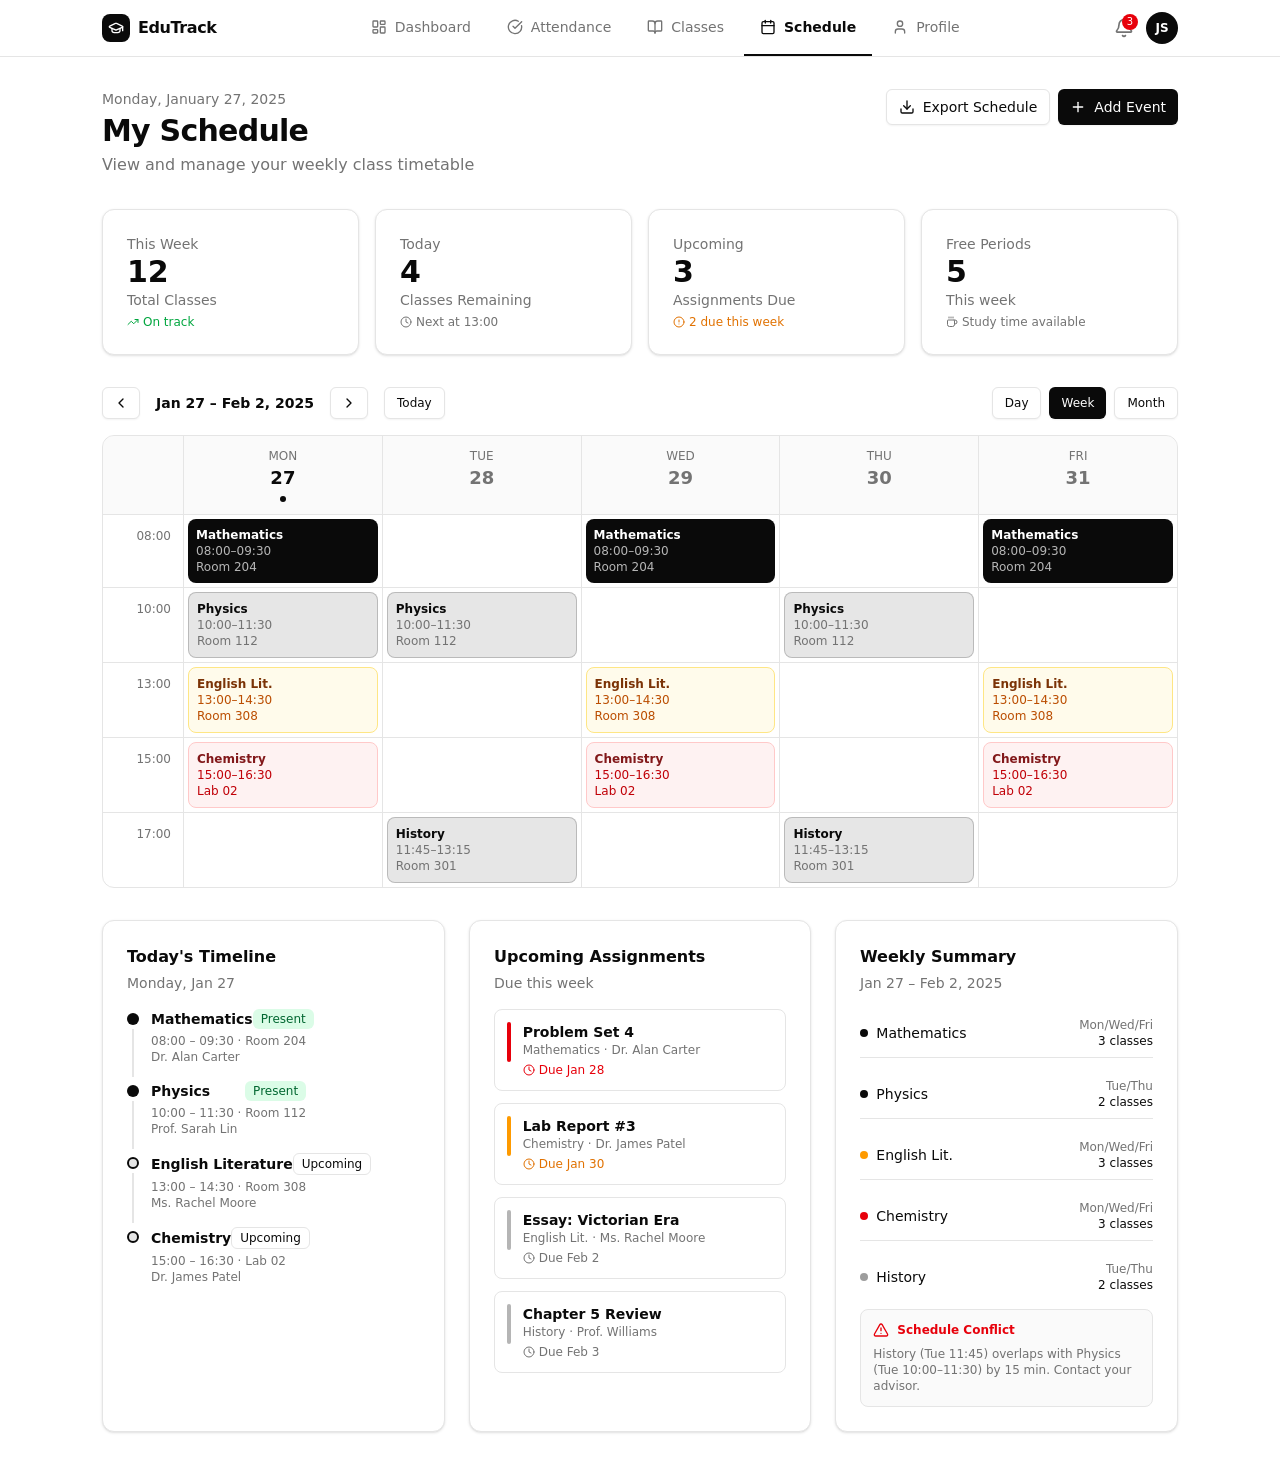
<file: media/Flowstep_ Your AI Design Assistant_files/saved_resource(10).html>
<!DOCTYPE html>
<!-- saved from url=(0078)https://app.flowstep.ai/file?activeFileId=d1f23864-6f26-44db-98c3-ad75e16d27e1 -->
<html><head><meta http-equiv="Content-Type" content="text/html; charset=UTF-8">
          <link rel="preconnect" href="https://fonts.googleapis.com/">
          <link rel="preconnect" href="https://fonts.gstatic.com/" crossorigin="">
          <link href="./css2" rel="stylesheet">
          <script type="module" src="./tailwindStatic.js.download"></script>
          <style type="text/tailwindcss">
    
    /* limit the size of max height elements */
    .h-screen {
      height: 956px !important;
    }
    .min-h-screen {
      min-height: 956px !important;
    }
    
    
    * {
        scrollbar-width: none;
    }

    *::-webkit-scrollbar {
        display: none;
    }

    body {
        font-size: 16px;
        line-height: 24px;
        letter-spacing: 0;
        padding: 0;
        margin: 0;
    }
    
    
    :root {
        font-family: "Inter", ui-sans-serif, system-ui, sans-serif, "Apple Color Emoji", "Segoe UI Emoji", "Segoe UI Symbol", "Noto Color Emoji";
    }

    .font-sans {
        font-family: "Inter", ui-sans-serif, system-ui, sans-serif, "Apple Color Emoji", "Segoe UI Emoji", "Segoe UI Symbol", "Noto Color Emoji";
    }

    .font-mono {
        font-family: "Geist Mono", ui-monospace, SFMono-Regular, Menlo, Monaco, Consolas, "Liberation Mono", "Courier New", monospace;
    }

    .font-serif {
        font-family: "Source Serif 4", "Inter", ui-serif, Georgia, Cambria, "Times New Roman", Times, serif;
    }
    
    @theme inline {
        --radius: 0.65rem;
        --background: oklch(1 0 0);
        --foreground: oklch(0.145 0 0);
        --card: oklch(1 0 0);
        --card-foreground: oklch(0.145 0 0);
        --popover: oklch(1 0 0);
        --popover-foreground: oklch(0.145 0 0);
        --primary: oklch(0.205 0 0);
        --primary-foreground: oklch(0.985 0 0);
        --secondary: oklch(0.97 0 0);
        --secondary-foreground: oklch(0.205 0 0);
        --muted: oklch(0.97 0 0);
        --muted-foreground: oklch(0.556 0 0);
        --accent: oklch(0.97 0 0);
        --accent-foreground: oklch(0.205 0 0);
        --destructive: oklch(0.577 0.245 27.325);
        --border: oklch(0.922 0 0);
        --input: oklch(0.922 0 0);
        --ring: oklch(0.708 0 0);
        --chart-1: oklch(0.646 0.222 41.116);
        --chart-2: oklch(0.6 0.118 184.704);
        --chart-3: oklch(0.398 0.07 227.392);
        --chart-4: oklch(0.828 0.189 84.429);
        --chart-5: oklch(0.769 0.188 70.08);
        --sidebar: oklch(0.985 0 0);
        --sidebar-foreground: oklch(0.145 0 0);
        --sidebar-primary: oklch(0.205 0 0);
        --sidebar-primary-foreground: oklch(0.985 0 0);
        --sidebar-accent: oklch(0.97 0 0);
        --sidebar-accent-foreground: oklch(0.205 0 0);
        --sidebar-border: oklch(0.922 0 0);
        --sidebar-ring: oklch(0.708 0 0);
        --color-background: var(--background);
        --color-foreground: var(--foreground);
        --color-card: var(--card);
        --color-card-foreground: var(--card-foreground);
        --color-popover: var(--popover);
        --color-popover-foreground: var(--popover-foreground);
        --color-primary: var(--primary);
        --color-primary-foreground: var(--primary-foreground);
        --color-secondary: var(--secondary);
        --color-secondary-foreground: var(--secondary-foreground);
        --color-muted: var(--muted);
        --color-muted-foreground: var(--muted-foreground);
        --color-accent: var(--accent);
        --color-accent-foreground: var(--accent-foreground);
        --color-destructive: var(--destructive);
        --color-border: var(--border);
        --color-input: var(--input);
        --color-ring: var(--ring);
        --color-chart-1: var(--chart-1);
        --color-chart-2: var(--chart-2);
        --color-chart-3: var(--chart-3);
        --color-chart-4: var(--chart-4);
        --color-chart-5: var(--chart-5);
        --color-sidebar: var(--sidebar);
        --color-sidebar-foreground: var(--sidebar-foreground);
        --color-sidebar-primary: var(--sidebar-primary);
        --color-sidebar-primary-foreground: var(--sidebar-primary-foreground);
        --color-sidebar-accent: var(--sidebar-accent);
        --color-sidebar-accent-foreground: var(--sidebar-accent-foreground);
        --color-sidebar-border: var(--sidebar-border);
        --color-sidebar-ring: var(--sidebar-ring);
    }
    
    .bg-background {
        background: var(--color-background);
    }
    .bg-foreground {
        background: var(--color-foreground);
    }
    .bg-card {
        background: var(--color-card);
    }
    .bg-card-foreground {
        background: var(--color-card-foreground);
    }
    .bg-popover {
        background: var(--color-popover);
    }
    .bg-popover-foreground {
        background: var(--color-popover-foreground);
    }
    .bg-primary {
        background: var(--color-primary);
    }
    .bg-primary-foreground {
        background: var(--color-primary-foreground);
    }
    .bg-secondary {
        background: var(--color-secondary);
    }
    .bg-secondary-foreground {
        background: var(--color-secondary-foreground);
    }
    .bg-muted {
        background: var(--color-muted);
    }
    .bg-muted-foreground {
        background: var(--color-muted-foreground);
    }
    .bg-accent {
        background: var(--color-accent);
    }
    .bg-accent-foreground {
        background: var(--color-accent-foreground);
    }
    .bg-destructive {
        background: var(--color-destructive);
    }
    .bg-border {
        background: var(--color-border);
    }
    .bg-input {
        background: var(--color-input);
    }
    .bg-ring {
        background: var(--color-ring);
    }

    .text-card {
        color: var(--color-card);
    }
    .text-card-foreground {
        color: var(--color-card-foreground);
    }
    .text-popover {
        color: var(--color-popover);
    }
    .text-popover-foreground {
        color: var(--color-popover-foreground);
    }
    .text-primary {
        color: var(--color-primary);
    }
    .text-primary-foreground {
        color: var(--color-primary-foreground);
    }
    .text-secondary {
        color: var(--color-secondary);
    }
    .text-secondary-foreground {
        color: var(--color-secondary-foreground);
    }
    .text-muted {
        color: var(--color-muted);
    }
    .text-muted-foreground {
        color: var(--color-muted-foreground);
    }
    .text-accent {
        color: var(--color-accent);
    }
    .text-accent-foreground {
        color: var(--color-accent-foreground);
    }
    .text-destructive {
        color: var(--color-destructive);
    }
    .text-border {
        color: var(--color-border);
    }
    .text-input {
        color: var(--color-input);
    }
    .text-ring {
        color: var(--color-ring);
    }
    .border {
        border-color: var(--color-border);
    }
    .border-border {
        border-color: var(--color-border);
    }
    .border-primary {
        border-color: var(--color-primary);
    }
    .border-secondary {
        border-color: var(--color-secondary);
    }
    .border-muted {
        border-color: var(--color-muted);
    }
    .border-accent {
        border-color: var(--color-accent);
    }
    .border-destructive {
        border-color: var(--color-destructive);
    }
    .border-input {
        border-color: var(--color-input);
    }
    .border-ring {
        border-color: var(--color-border);
    }
    .border-t {
        border-color: var(--color-border);
    }
    .border-b {
        border-color: var(--color-border);
    }
    .border-l {
        border-color: var(--color-border);
    }
    .border-r {
        border-color: var(--color-border);
    }    
    </style>
          <link rel="stylesheet" href="./tw-animate.css" crossorigin="anonymous">
          <meta name="viewport" content="width=device-width, initial-scale=1.0">
        <style>/*! tailwindcss v4.1.11 | MIT License | https://tailwindcss.com */
@layer properties;
@layer theme, base, components, utilities;
@layer theme {
  :root, :host {
    --font-sans: ui-sans-serif, system-ui, sans-serif, 'Apple Color Emoji', 'Segoe UI Emoji', 'Segoe UI Symbol',
    'Noto Color Emoji';
    --font-mono: ui-monospace, SFMono-Regular, Menlo, Monaco, Consolas, 'Liberation Mono', 'Courier New',
    monospace;
    --color-red-50: oklch(97.1% 0.013 17.38);
    --color-red-200: oklch(88.5% 0.062 18.334);
    --color-red-700: oklch(50.5% 0.213 27.518);
    --color-red-900: oklch(39.6% 0.141 25.723);
    --color-amber-50: oklch(98.7% 0.022 95.277);
    --color-amber-200: oklch(92.4% 0.12 95.746);
    --color-amber-500: oklch(76.9% 0.188 70.08);
    --color-amber-600: oklch(66.6% 0.179 58.318);
    --color-amber-700: oklch(55.5% 0.163 48.998);
    --color-amber-900: oklch(41.4% 0.112 45.904);
    --color-green-100: oklch(96.2% 0.044 156.743);
    --color-green-600: oklch(62.7% 0.194 149.214);
    --color-green-800: oklch(44.8% 0.119 151.328);
    --color-neutral-100: oklch(97% 0 0);
    --color-neutral-200: oklch(92.2% 0 0);
    --color-neutral-500: oklch(55.6% 0 0);
    --color-neutral-950: oklch(14.5% 0 0);
    --color-black: #000;
    --color-white: #fff;
    --spacing: 0.25rem;
    --text-xs: 0.75rem;
    --text-xs--line-height: calc(1 / 0.75);
    --text-sm: 0.875rem;
    --text-sm--line-height: calc(1.25 / 0.875);
    --text-base: 1rem;
    --text-base--line-height: calc(1.5 / 1);
    --text-lg: 1.125rem;
    --text-lg--line-height: calc(1.75 / 1.125);
    --text-3xl: 1.875rem;
    --text-3xl--line-height: calc(2.25 / 1.875);
    --font-weight-medium: 500;
    --font-weight-semibold: 600;
    --font-weight-bold: 700;
    --tracking-tight: -0.025em;
    --radius-md: 0.375rem;
    --radius-lg: 0.5rem;
    --radius-xl: 0.75rem;
    --default-transition-duration: 150ms;
    --default-transition-timing-function: cubic-bezier(0.4, 0, 0.2, 1);
    --default-font-family: var(--font-sans);
    --default-mono-font-family: var(--font-mono);
    --background: oklch(1 0 0);
    --foreground: oklch(0.145 0 0);
    --card: oklch(1 0 0);
    --card-foreground: oklch(0.145 0 0);
    --popover: oklch(1 0 0);
    --popover-foreground: oklch(0.145 0 0);
    --primary: oklch(0.205 0 0);
    --primary-foreground: oklch(0.985 0 0);
    --secondary: oklch(0.97 0 0);
    --secondary-foreground: oklch(0.205 0 0);
    --muted: oklch(0.97 0 0);
    --muted-foreground: oklch(0.556 0 0);
    --accent: oklch(0.97 0 0);
    --accent-foreground: oklch(0.205 0 0);
    --destructive: oklch(0.577 0.245 27.325);
    --border: oklch(0.922 0 0);
    --input: oklch(0.922 0 0);
    --ring: oklch(0.708 0 0);
    --color-background: var(--background);
    --color-foreground: var(--foreground);
    --color-card: var(--card);
    --color-card-foreground: var(--card-foreground);
    --color-popover: var(--popover);
    --color-popover-foreground: var(--popover-foreground);
    --color-primary: var(--primary);
    --color-primary-foreground: var(--primary-foreground);
    --color-secondary: var(--secondary);
    --color-secondary-foreground: var(--secondary-foreground);
    --color-muted: var(--muted);
    --color-muted-foreground: var(--muted-foreground);
    --color-accent: var(--accent);
    --color-accent-foreground: var(--accent-foreground);
    --color-destructive: var(--destructive);
    --color-border: var(--border);
    --color-input: var(--input);
    --color-ring: var(--ring);
  }
}
@layer base {
  *, ::after, ::before, ::backdrop, ::file-selector-button {
    box-sizing: border-box;
    margin: 0;
    padding: 0;
    border: 0 solid;
  }
  html, :host {
    line-height: 1.5;
    -webkit-text-size-adjust: 100%;
    tab-size: 4;
    font-family: var(--default-font-family, ui-sans-serif, system-ui, sans-serif, 'Apple Color Emoji', 'Segoe UI Emoji', 'Segoe UI Symbol', 'Noto Color Emoji');
    font-feature-settings: var(--default-font-feature-settings, normal);
    font-variation-settings: var(--default-font-variation-settings, normal);
    -webkit-tap-highlight-color: transparent;
  }
  hr {
    height: 0;
    color: inherit;
    border-top-width: 1px;
  }
  abbr:where([title]) {
    -webkit-text-decoration: underline dotted;
    text-decoration: underline dotted;
  }
  h1, h2, h3, h4, h5, h6 {
    font-size: inherit;
    font-weight: inherit;
  }
  a {
    color: inherit;
    -webkit-text-decoration: inherit;
    text-decoration: inherit;
  }
  b, strong {
    font-weight: bolder;
  }
  code, kbd, samp, pre {
    font-family: var(--default-mono-font-family, ui-monospace, SFMono-Regular, Menlo, Monaco, Consolas, 'Liberation Mono', 'Courier New', monospace);
    font-feature-settings: var(--default-mono-font-feature-settings, normal);
    font-variation-settings: var(--default-mono-font-variation-settings, normal);
    font-size: 1em;
  }
  small {
    font-size: 80%;
  }
  sub, sup {
    font-size: 75%;
    line-height: 0;
    position: relative;
    vertical-align: baseline;
  }
  sub {
    bottom: -0.25em;
  }
  sup {
    top: -0.5em;
  }
  table {
    text-indent: 0;
    border-color: inherit;
    border-collapse: collapse;
  }
  :-moz-focusring {
    outline: auto;
  }
  progress {
    vertical-align: baseline;
  }
  summary {
    display: list-item;
  }
  ol, ul, menu {
    list-style: none;
  }
  img, svg, video, canvas, audio, iframe, embed, object {
    display: block;
    vertical-align: middle;
  }
  img, video {
    max-width: 100%;
    height: auto;
  }
  button, input, select, optgroup, textarea, ::file-selector-button {
    font: inherit;
    font-feature-settings: inherit;
    font-variation-settings: inherit;
    letter-spacing: inherit;
    color: inherit;
    border-radius: 0;
    background-color: transparent;
    opacity: 1;
  }
  :where(select:is([multiple], [size])) optgroup {
    font-weight: bolder;
  }
  :where(select:is([multiple], [size])) optgroup option {
    padding-inline-start: 20px;
  }
  ::file-selector-button {
    margin-inline-end: 4px;
  }
  ::placeholder {
    opacity: 1;
  }
  @supports (not (-webkit-appearance: -apple-pay-button))  or (contain-intrinsic-size: 1px) {
    ::placeholder {
      color: currentcolor;
      @supports (color: color-mix(in lab, red, red)) {
        color: color-mix(in oklab, currentcolor 50%, transparent);
      }
    }
  }
  textarea {
    resize: vertical;
  }
  ::-webkit-search-decoration {
    -webkit-appearance: none;
  }
  ::-webkit-date-and-time-value {
    min-height: 1lh;
    text-align: inherit;
  }
  ::-webkit-datetime-edit {
    display: inline-flex;
  }
  ::-webkit-datetime-edit-fields-wrapper {
    padding: 0;
  }
  ::-webkit-datetime-edit, ::-webkit-datetime-edit-year-field, ::-webkit-datetime-edit-month-field, ::-webkit-datetime-edit-day-field, ::-webkit-datetime-edit-hour-field, ::-webkit-datetime-edit-minute-field, ::-webkit-datetime-edit-second-field, ::-webkit-datetime-edit-millisecond-field, ::-webkit-datetime-edit-meridiem-field {
    padding-block: 0;
  }
  :-moz-ui-invalid {
    box-shadow: none;
  }
  button, input:where([type='button'], [type='reset'], [type='submit']), ::file-selector-button {
    appearance: button;
  }
  ::-webkit-inner-spin-button, ::-webkit-outer-spin-button {
    height: auto;
  }
  [hidden]:where(:not([hidden='until-found'])) {
    display: none !important;
  }
}
@layer utilities {
  .\@container\/card-header {
    container-type: inline-size;
    container-name: card-header;
  }
  .absolute {
    position: absolute;
  }
  .relative {
    position: relative;
  }
  .-top-1 {
    top: calc(var(--spacing) * -1);
  }
  .-right-1 {
    right: calc(var(--spacing) * -1);
  }
  .mx-auto {
    margin-inline: auto;
  }
  .my-1 {
    margin-block: calc(var(--spacing) * 1);
  }
  .mt-1 {
    margin-top: calc(var(--spacing) * 1);
  }
  .mt-2 {
    margin-top: calc(var(--spacing) * 2);
  }
  .mb-1 {
    margin-bottom: calc(var(--spacing) * 1);
  }
  .mb-2 {
    margin-bottom: calc(var(--spacing) * 2);
  }
  .mb-4 {
    margin-bottom: calc(var(--spacing) * 4);
  }
  .mb-8 {
    margin-bottom: calc(var(--spacing) * 8);
  }
  .ml-2 {
    margin-left: calc(var(--spacing) * 2);
  }
  .flex {
    display: flex;
  }
  .grid {
    display: grid;
  }
  .inline-flex {
    display: inline-flex;
  }
  .size-3 {
    width: calc(var(--spacing) * 3);
    height: calc(var(--spacing) * 3);
  }
  .size-4 {
    width: calc(var(--spacing) * 4);
    height: calc(var(--spacing) * 4);
  }
  .size-5 {
    width: calc(var(--spacing) * 5);
    height: calc(var(--spacing) * 5);
  }
  .h-1\.5 {
    height: calc(var(--spacing) * 1.5);
  }
  .h-2 {
    height: calc(var(--spacing) * 2);
  }
  .h-3 {
    height: calc(var(--spacing) * 3);
  }
  .h-4 {
    height: calc(var(--spacing) * 4);
  }
  .h-7 {
    height: calc(var(--spacing) * 7);
  }
  .h-8 {
    height: calc(var(--spacing) * 8);
  }
  .h-9 {
    height: calc(var(--spacing) * 9);
  }
  .h-14 {
    height: calc(var(--spacing) * 14);
  }
  .h-fit {
    height: fit-content;
  }
  .h-full {
    height: 100%;
  }
  .min-h-\[40px\] {
    min-height: 40px;
  }
  .min-h-\[56px\] {
    min-height: 56px;
  }
  .min-h-screen {
    min-height: 100vh;
  }
  .w-0\.5 {
    width: calc(var(--spacing) * 0.5);
  }
  .w-1 {
    width: calc(var(--spacing) * 1);
  }
  .w-1\.5 {
    width: calc(var(--spacing) * 1.5);
  }
  .w-2 {
    width: calc(var(--spacing) * 2);
  }
  .w-3 {
    width: calc(var(--spacing) * 3);
  }
  .w-4 {
    width: calc(var(--spacing) * 4);
  }
  .w-7 {
    width: calc(var(--spacing) * 7);
  }
  .w-8 {
    width: calc(var(--spacing) * 8);
  }
  .w-fit {
    width: fit-content;
  }
  .w-full {
    width: 100%;
  }
  .w-screen {
    width: 100vw;
  }
  .max-w-\[1140px\] {
    max-width: 1140px;
  }
  .max-w-screen {
    max-width: 100vw;
  }
  .min-w-fit {
    min-width: fit-content;
  }
  .min-w-screen {
    min-width: 100vw;
  }
  .flex-1 {
    flex: 1;
  }
  .shrink-0 {
    flex-shrink: 0;
  }
  .auto-rows-min {
    grid-auto-rows: min-content;
  }
  .grid-cols-3 {
    grid-template-columns: repeat(3, minmax(0, 1fr));
  }
  .grid-cols-4 {
    grid-template-columns: repeat(4, minmax(0, 1fr));
  }
  .grid-cols-\[80px_1fr_1fr_1fr_1fr_1fr\] {
    grid-template-columns: 80px 1fr 1fr 1fr 1fr 1fr;
  }
  .grid-rows-\[auto_auto\] {
    grid-template-rows: auto auto;
  }
  .flex-col {
    flex-direction: column;
  }
  .items-center {
    align-items: center;
  }
  .items-start {
    align-items: flex-start;
  }
  .justify-between {
    justify-content: space-between;
  }
  .justify-center {
    justify-content: center;
  }
  .gap-0 {
    gap: calc(var(--spacing) * 0);
  }
  .gap-1 {
    gap: calc(var(--spacing) * 1);
  }
  .gap-1\.5 {
    gap: calc(var(--spacing) * 1.5);
  }
  .gap-2 {
    gap: calc(var(--spacing) * 2);
  }
  .gap-3 {
    gap: calc(var(--spacing) * 3);
  }
  .gap-4 {
    gap: calc(var(--spacing) * 4);
  }
  .gap-6 {
    gap: calc(var(--spacing) * 6);
  }
  .overflow-hidden {
    overflow: hidden;
  }
  .overflow-visible {
    overflow: visible;
  }
  .rounded-full {
    border-radius: calc(infinity * 1px);
  }
  .rounded-lg {
    border-radius: var(--radius-lg);
  }
  .rounded-md {
    border-radius: var(--radius-md);
  }
  .rounded-xl {
    border-radius: var(--radius-xl);
  }
  .border {
    border-style: var(--tw-border-style);
    border-width: 1px;
  }
  .border-0 {
    border-style: var(--tw-border-style);
    border-width: 0px;
  }
  .border-1 {
    border-style: var(--tw-border-style);
    border-width: 1px;
  }
  .border-2 {
    border-style: var(--tw-border-style);
    border-width: 2px;
  }
  .border-t-0 {
    border-top-style: var(--tw-border-style);
    border-top-width: 0px;
  }
  .border-r-0 {
    border-right-style: var(--tw-border-style);
    border-right-width: 0px;
  }
  .border-b-0 {
    border-bottom-style: var(--tw-border-style);
    border-bottom-width: 0px;
  }
  .border-b-1 {
    border-bottom-style: var(--tw-border-style);
    border-bottom-width: 1px;
  }
  .border-b-2 {
    border-bottom-style: var(--tw-border-style);
    border-bottom-width: 2px;
  }
  .border-l-0 {
    border-left-style: var(--tw-border-style);
    border-left-width: 0px;
  }
  .border-l-1 {
    border-left-style: var(--tw-border-style);
    border-left-width: 1px;
  }
  .border-solid {
    --tw-border-style: solid;
    border-style: solid;
  }
  .border-amber-200 {
    border-color: var(--color-amber-200);
  }
  .border-black\/1 {
    border-color: color-mix(in srgb, #000 1%, transparent);
    @supports (color: color-mix(in lab, red, red)) {
      border-color: color-mix(in oklab, var(--color-black) 1%, transparent);
    }
  }
  .border-neutral-200 {
    border-color: var(--color-neutral-200);
  }
  .border-neutral-950 {
    border-color: var(--color-neutral-950);
  }
  .border-neutral-950\/20 {
    border-color: color-mix(in srgb, oklch(14.5% 0 0) 20%, transparent);
    @supports (color: color-mix(in lab, red, red)) {
      border-color: color-mix(in oklab, var(--color-neutral-950) 20%, transparent);
    }
  }
  .border-red-200 {
    border-color: var(--color-red-200);
  }
  .border-transparent {
    border-color: transparent;
  }
  .bg-\[\#e7000b\] {
    background-color: #e7000b;
  }
  .bg-amber-50 {
    background-color: var(--color-amber-50);
  }
  .bg-amber-500 {
    background-color: var(--color-amber-500);
  }
  .bg-background {
    background-color: var(--background);
  }
  .bg-card {
    background-color: var(--card);
  }
  .bg-green-100 {
    background-color: var(--color-green-100);
  }
  .bg-neutral-100\/50 {
    background-color: color-mix(in srgb, oklch(97% 0 0) 50%, transparent);
    @supports (color: color-mix(in lab, red, red)) {
      background-color: color-mix(in oklab, var(--color-neutral-100) 50%, transparent);
    }
  }
  .bg-neutral-200 {
    background-color: var(--color-neutral-200);
  }
  .bg-neutral-950 {
    background-color: var(--color-neutral-950);
  }
  .bg-neutral-950\/10 {
    background-color: color-mix(in srgb, oklch(14.5% 0 0) 10%, transparent);
    @supports (color: color-mix(in lab, red, red)) {
      background-color: color-mix(in oklab, var(--color-neutral-950) 10%, transparent);
    }
  }
  .bg-neutral-950\/30 {
    background-color: color-mix(in srgb, oklch(14.5% 0 0) 30%, transparent);
    @supports (color: color-mix(in lab, red, red)) {
      background-color: color-mix(in oklab, var(--color-neutral-950) 30%, transparent);
    }
  }
  .bg-neutral-950\/40 {
    background-color: color-mix(in srgb, oklch(14.5% 0 0) 40%, transparent);
    @supports (color: color-mix(in lab, red, red)) {
      background-color: color-mix(in oklab, var(--color-neutral-950) 40%, transparent);
    }
  }
  .bg-red-50 {
    background-color: var(--color-red-50);
  }
  .bg-white {
    background-color: var(--color-white);
  }
  .p-0 {
    padding: calc(var(--spacing) * 0);
  }
  .p-1 {
    padding: calc(var(--spacing) * 1);
  }
  .p-2 {
    padding: calc(var(--spacing) * 2);
  }
  .p-3 {
    padding: calc(var(--spacing) * 3);
  }
  .p-6 {
    padding: calc(var(--spacing) * 6);
  }
  .p-8 {
    padding: calc(var(--spacing) * 8);
  }
  .px-2 {
    padding-inline: calc(var(--spacing) * 2);
  }
  .px-3 {
    padding-inline: calc(var(--spacing) * 3);
  }
  .px-4 {
    padding-inline: calc(var(--spacing) * 4);
  }
  .px-8 {
    padding-inline: calc(var(--spacing) * 8);
  }
  .py-0\.5 {
    padding-block: calc(var(--spacing) * 0.5);
  }
  .py-2 {
    padding-block: calc(var(--spacing) * 2);
  }
  .pr-3 {
    padding-right: calc(var(--spacing) * 3);
  }
  .pb-2 {
    padding-bottom: calc(var(--spacing) * 2);
  }
  .pb-4 {
    padding-bottom: calc(var(--spacing) * 4);
  }
  .pl-2 {
    padding-left: calc(var(--spacing) * 2);
  }
  .text-center {
    text-align: center;
  }
  .text-right {
    text-align: right;
  }
  .text-3xl {
    font-size: var(--text-3xl);
    line-height: var(--tw-leading, var(--text-3xl--line-height));
  }
  .text-base {
    font-size: var(--text-base);
    line-height: var(--tw-leading, var(--text-base--line-height));
  }
  .text-lg {
    font-size: var(--text-lg);
    line-height: var(--tw-leading, var(--text-lg--line-height));
  }
  .text-sm {
    font-size: var(--text-sm);
    line-height: var(--tw-leading, var(--text-sm--line-height));
  }
  .text-xs {
    font-size: var(--text-xs);
    line-height: var(--tw-leading, var(--text-xs--line-height));
  }
  .text-\[10px\] {
    font-size: 10px;
  }
  .leading-4 {
    --tw-leading: calc(var(--spacing) * 4);
    line-height: calc(var(--spacing) * 4);
  }
  .leading-5 {
    --tw-leading: calc(var(--spacing) * 5);
    line-height: calc(var(--spacing) * 5);
  }
  .leading-6 {
    --tw-leading: calc(var(--spacing) * 6);
    line-height: calc(var(--spacing) * 6);
  }
  .leading-7 {
    --tw-leading: calc(var(--spacing) * 7);
    line-height: calc(var(--spacing) * 7);
  }
  .leading-9 {
    --tw-leading: calc(var(--spacing) * 9);
    line-height: calc(var(--spacing) * 9);
  }
  .font-bold {
    --tw-font-weight: var(--font-weight-bold);
    font-weight: var(--font-weight-bold);
  }
  .font-medium {
    --tw-font-weight: var(--font-weight-medium);
    font-weight: var(--font-weight-medium);
  }
  .font-semibold {
    --tw-font-weight: var(--font-weight-semibold);
    font-weight: var(--font-weight-semibold);
  }
  .tracking-tight {
    --tw-tracking: var(--tracking-tight);
    letter-spacing: var(--tracking-tight);
  }
  .whitespace-nowrap {
    white-space: nowrap;
  }
  .text-\[\#e7000b\] {
    color: #e7000b;
  }
  .text-amber-600 {
    color: var(--color-amber-600);
  }
  .text-amber-700 {
    color: var(--color-amber-700);
  }
  .text-amber-900 {
    color: var(--color-amber-900);
  }
  .text-card-foreground {
    color: var(--card-foreground);
  }
  .text-foreground {
    color: var(--foreground);
  }
  .text-green-600 {
    color: var(--color-green-600);
  }
  .text-green-800 {
    color: var(--color-green-800);
  }
  .text-neutral-500 {
    color: var(--color-neutral-500);
  }
  .text-neutral-950 {
    color: var(--color-neutral-950);
  }
  .text-red-700 {
    color: var(--color-red-700);
  }
  .text-red-900 {
    color: var(--color-red-900);
  }
  .text-white {
    color: var(--color-white);
  }
  .text-white\/70 {
    color: color-mix(in srgb, #fff 70%, transparent);
    @supports (color: color-mix(in lab, red, red)) {
      color: color-mix(in oklab, var(--color-white) 70%, transparent);
    }
  }
  .shadow-sm {
    --tw-shadow: 0 1px 3px 0 var(--tw-shadow-color, rgb(0 0 0 / 0.1)), 0 1px 2px -1px var(--tw-shadow-color, rgb(0 0 0 / 0.1));
    box-shadow: var(--tw-inset-shadow), var(--tw-inset-ring-shadow), var(--tw-ring-offset-shadow), var(--tw-ring-shadow), var(--tw-shadow);
  }
  .shadow-xs {
    --tw-shadow: 0 1px 2px 0 var(--tw-shadow-color, rgb(0 0 0 / 0.05));
    box-shadow: var(--tw-inset-shadow), var(--tw-inset-ring-shadow), var(--tw-ring-offset-shadow), var(--tw-ring-shadow), var(--tw-shadow);
  }
  .transition-\[color\,box-shadow\] {
    transition-property: color,box-shadow;
    transition-timing-function: var(--tw-ease, var(--default-transition-timing-function));
    transition-duration: var(--tw-duration, var(--default-transition-duration));
  }
  .transition-all {
    transition-property: all;
    transition-timing-function: var(--tw-ease, var(--default-transition-timing-function));
    transition-duration: var(--tw-duration, var(--default-transition-duration));
  }
  .outline-none {
    --tw-outline-style: none;
    outline-style: none;
  }
  .hover\:bg-accent {
    &:hover {
      @media (hover: hover) {
        background-color: var(--accent);
      }
    }
  }
  .hover\:bg-primary\/90 {
    &:hover {
      @media (hover: hover) {
        background-color: color-mix(in srgb, oklch(0.205 0 0) 90%, transparent);
        @supports (color: color-mix(in lab, red, red)) {
          background-color: color-mix(in oklab, var(--primary) 90%, transparent);
        }
      }
    }
  }
  .hover\:text-accent-foreground {
    &:hover {
      @media (hover: hover) {
        color: var(--accent-foreground);
      }
    }
  }
  .focus-visible\:border-ring {
    &:focus-visible {
      border-color: var(--ring);
    }
  }
  .focus-visible\:ring-\[3px\] {
    &:focus-visible {
      --tw-ring-shadow: var(--tw-ring-inset,) 0 0 0 calc(3px + var(--tw-ring-offset-width)) var(--tw-ring-color, currentcolor);
      box-shadow: var(--tw-inset-shadow), var(--tw-inset-ring-shadow), var(--tw-ring-offset-shadow), var(--tw-ring-shadow), var(--tw-shadow);
    }
  }
  .focus-visible\:ring-ring\/50 {
    &:focus-visible {
      --tw-ring-color: color-mix(in srgb, oklch(0.708 0 0) 50%, transparent);
      @supports (color: color-mix(in lab, red, red)) {
        --tw-ring-color: color-mix(in oklab, var(--ring) 50%, transparent);
      }
    }
  }
  .disabled\:pointer-events-none {
    &:disabled {
      pointer-events: none;
    }
  }
  .disabled\:opacity-50 {
    &:disabled {
      opacity: 50%;
    }
  }
  .has-data-\[slot\=card-action\]\:grid-cols-\[1fr_auto\] {
    &:has(*[data-slot="card-action"]) {
      grid-template-columns: 1fr auto;
    }
  }
  .has-\[\>svg\]\:px-2\.5 {
    &:has(>svg) {
      padding-inline: calc(var(--spacing) * 2.5);
    }
  }
  .has-\[\>svg\]\:px-3 {
    &:has(>svg) {
      padding-inline: calc(var(--spacing) * 3);
    }
  }
  .aria-invalid\:border-destructive {
    &[aria-invalid="true"] {
      border-color: var(--destructive);
    }
  }
  .aria-invalid\:ring-destructive\/20 {
    &[aria-invalid="true"] {
      --tw-ring-color: color-mix(in srgb, oklch(0.577 0.245 27.325) 20%, transparent);
      @supports (color: color-mix(in lab, red, red)) {
        --tw-ring-color: color-mix(in oklab, var(--destructive) 20%, transparent);
      }
    }
  }
  .dark\:border-input {
    @media (prefers-color-scheme: dark) {
      border-color: var(--input);
    }
  }
  .dark\:bg-input\/30 {
    @media (prefers-color-scheme: dark) {
      background-color: color-mix(in srgb, oklch(0.922 0 0) 30%, transparent);
      @supports (color: color-mix(in lab, red, red)) {
        background-color: color-mix(in oklab, var(--input) 30%, transparent);
      }
    }
  }
  .dark\:hover\:bg-input\/50 {
    @media (prefers-color-scheme: dark) {
      &:hover {
        @media (hover: hover) {
          background-color: color-mix(in srgb, oklch(0.922 0 0) 50%, transparent);
          @supports (color: color-mix(in lab, red, red)) {
            background-color: color-mix(in oklab, var(--input) 50%, transparent);
          }
        }
      }
    }
  }
  .dark\:aria-invalid\:ring-destructive\/40 {
    @media (prefers-color-scheme: dark) {
      &[aria-invalid="true"] {
        --tw-ring-color: color-mix(in srgb, oklch(0.577 0.245 27.325) 40%, transparent);
        @supports (color: color-mix(in lab, red, red)) {
          --tw-ring-color: color-mix(in oklab, var(--destructive) 40%, transparent);
        }
      }
    }
  }
  .\[\&_svg\]\:pointer-events-none {
    & svg {
      pointer-events: none;
    }
  }
  .\[\&_svg\]\:shrink-0 {
    & svg {
      flex-shrink: 0;
    }
  }
  .\[\&_svg\:not\(\[class\*\=\'size-\'\]\)\]\:size-4 {
    & svg:not([class*='size-']) {
      width: calc(var(--spacing) * 4);
      height: calc(var(--spacing) * 4);
    }
  }
  .\[\.border-b\]\:pb-6 {
    &:is(.border-b) {
      padding-bottom: calc(var(--spacing) * 6);
    }
  }
  .\[\&\>svg\]\:pointer-events-none {
    &>svg {
      pointer-events: none;
    }
  }
  .\[\&\>svg\]\:size-3 {
    &>svg {
      width: calc(var(--spacing) * 3);
      height: calc(var(--spacing) * 3);
    }
  }
  .\[a\&\]\:hover\:bg-accent {
    a& {
      &:hover {
        @media (hover: hover) {
          background-color: var(--accent);
        }
      }
    }
  }
  .\[a\&\]\:hover\:bg-primary\/90 {
    a& {
      &:hover {
        @media (hover: hover) {
          background-color: color-mix(in srgb, oklch(0.205 0 0) 90%, transparent);
          @supports (color: color-mix(in lab, red, red)) {
            background-color: color-mix(in oklab, var(--primary) 90%, transparent);
          }
        }
      }
    }
  }
  .\[a\&\]\:hover\:text-accent-foreground {
    a& {
      &:hover {
        @media (hover: hover) {
          color: var(--accent-foreground);
        }
      }
    }
  }
}
.h-screen {
  height: 956px !important;
}
.min-h-screen {
  min-height: 956px !important;
}
* {
  scrollbar-width: none;
}
*::-webkit-scrollbar {
  display: none;
}
body {
  font-size: 16px;
  line-height: 24px;
  letter-spacing: 0;
  padding: 0;
  margin: 0;
}
:root {
  font-family: "Inter", ui-sans-serif, system-ui, sans-serif, "Apple Color Emoji", "Segoe UI Emoji", "Segoe UI Symbol", "Noto Color Emoji";
}
.font-sans {
  font-family: "Inter", ui-sans-serif, system-ui, sans-serif, "Apple Color Emoji", "Segoe UI Emoji", "Segoe UI Symbol", "Noto Color Emoji";
}
.font-mono {
  font-family: "Geist Mono", ui-monospace, SFMono-Regular, Menlo, Monaco, Consolas, "Liberation Mono", "Courier New", monospace;
}
.font-serif {
  font-family: "Source Serif 4", "Inter", ui-serif, Georgia, Cambria, "Times New Roman", Times, serif;
}
.bg-background {
  background: var(--color-background);
}
.bg-foreground {
  background: var(--color-foreground);
}
.bg-card {
  background: var(--color-card);
}
.bg-card-foreground {
  background: var(--color-card-foreground);
}
.bg-popover {
  background: var(--color-popover);
}
.bg-popover-foreground {
  background: var(--color-popover-foreground);
}
.bg-primary {
  background: var(--color-primary);
}
.bg-primary-foreground {
  background: var(--color-primary-foreground);
}
.bg-secondary {
  background: var(--color-secondary);
}
.bg-secondary-foreground {
  background: var(--color-secondary-foreground);
}
.bg-muted {
  background: var(--color-muted);
}
.bg-muted-foreground {
  background: var(--color-muted-foreground);
}
.bg-accent {
  background: var(--color-accent);
}
.bg-accent-foreground {
  background: var(--color-accent-foreground);
}
.bg-destructive {
  background: var(--color-destructive);
}
.bg-border {
  background: var(--color-border);
}
.bg-input {
  background: var(--color-input);
}
.bg-ring {
  background: var(--color-ring);
}
.text-card {
  color: var(--color-card);
}
.text-card-foreground {
  color: var(--color-card-foreground);
}
.text-popover {
  color: var(--color-popover);
}
.text-popover-foreground {
  color: var(--color-popover-foreground);
}
.text-primary {
  color: var(--color-primary);
}
.text-primary-foreground {
  color: var(--color-primary-foreground);
}
.text-secondary {
  color: var(--color-secondary);
}
.text-secondary-foreground {
  color: var(--color-secondary-foreground);
}
.text-muted {
  color: var(--color-muted);
}
.text-muted-foreground {
  color: var(--color-muted-foreground);
}
.text-accent {
  color: var(--color-accent);
}
.text-accent-foreground {
  color: var(--color-accent-foreground);
}
.text-destructive {
  color: var(--color-destructive);
}
.text-border {
  color: var(--color-border);
}
.text-input {
  color: var(--color-input);
}
.text-ring {
  color: var(--color-ring);
}
.border {
  border-color: var(--color-border);
}
.border-border {
  border-color: var(--color-border);
}
.border-primary {
  border-color: var(--color-primary);
}
.border-secondary {
  border-color: var(--color-secondary);
}
.border-muted {
  border-color: var(--color-muted);
}
.border-accent {
  border-color: var(--color-accent);
}
.border-destructive {
  border-color: var(--color-destructive);
}
.border-input {
  border-color: var(--color-input);
}
.border-ring {
  border-color: var(--color-border);
}
.border-t {
  border-color: var(--color-border);
}
.border-b {
  border-color: var(--color-border);
}
.border-l {
  border-color: var(--color-border);
}
.border-r {
  border-color: var(--color-border);
}
@property --tw-border-style {
  syntax: "*";
  inherits: false;
  initial-value: solid;
}
@property --tw-leading {
  syntax: "*";
  inherits: false;
}
@property --tw-font-weight {
  syntax: "*";
  inherits: false;
}
@property --tw-tracking {
  syntax: "*";
  inherits: false;
}
@property --tw-shadow {
  syntax: "*";
  inherits: false;
  initial-value: 0 0 #0000;
}
@property --tw-shadow-color {
  syntax: "*";
  inherits: false;
}
@property --tw-shadow-alpha {
  syntax: "<percentage>";
  inherits: false;
  initial-value: 100%;
}
@property --tw-inset-shadow {
  syntax: "*";
  inherits: false;
  initial-value: 0 0 #0000;
}
@property --tw-inset-shadow-color {
  syntax: "*";
  inherits: false;
}
@property --tw-inset-shadow-alpha {
  syntax: "<percentage>";
  inherits: false;
  initial-value: 100%;
}
@property --tw-ring-color {
  syntax: "*";
  inherits: false;
}
@property --tw-ring-shadow {
  syntax: "*";
  inherits: false;
  initial-value: 0 0 #0000;
}
@property --tw-inset-ring-color {
  syntax: "*";
  inherits: false;
}
@property --tw-inset-ring-shadow {
  syntax: "*";
  inherits: false;
  initial-value: 0 0 #0000;
}
@property --tw-ring-inset {
  syntax: "*";
  inherits: false;
}
@property --tw-ring-offset-width {
  syntax: "<length>";
  inherits: false;
  initial-value: 0px;
}
@property --tw-ring-offset-color {
  syntax: "*";
  inherits: false;
  initial-value: #fff;
}
@property --tw-ring-offset-shadow {
  syntax: "*";
  inherits: false;
  initial-value: 0 0 #0000;
}
@layer properties {
  @supports ((-webkit-hyphens: none) and (not (margin-trim: inline))) or ((-moz-orient: inline) and (not (color:rgb(from red r g b)))) {
    *, ::before, ::after, ::backdrop {
      --tw-border-style: solid;
      --tw-leading: initial;
      --tw-font-weight: initial;
      --tw-tracking: initial;
      --tw-shadow: 0 0 #0000;
      --tw-shadow-color: initial;
      --tw-shadow-alpha: 100%;
      --tw-inset-shadow: 0 0 #0000;
      --tw-inset-shadow-color: initial;
      --tw-inset-shadow-alpha: 100%;
      --tw-ring-color: initial;
      --tw-ring-shadow: 0 0 #0000;
      --tw-inset-ring-color: initial;
      --tw-inset-ring-shadow: 0 0 #0000;
      --tw-ring-inset: initial;
      --tw-ring-offset-width: 0px;
      --tw-ring-offset-color: #fff;
      --tw-ring-offset-shadow: 0 0 #0000;
    }
  }
}
</style></head>
        <body>
          <div id="offscreen-mount" style="position:absolute;top:0;left:0;"><div style="position: absolute; top: 0px; left: 0px;"><div class="bg-white text-neutral-950 w-full h-fit h-fit min-h-screen w-screen min-w-screen max-w-screen overflow-visible" data-id="50583ed9-8d43-5ce6-b55a-e0f30e22683d"><nav class="bg-white border-neutral-200 border-t-0 border-r-0 border-b-1 border-l-0 border-solid w-full" data-id="43d618aa-986b-5033-a7a3-50535cf1f612"><div class="max-w-[1140px] flex mx-auto px-8 justify-between items-center h-14" data-id="43256379-19cc-5572-98e3-3f8d9dc63ca0"><div class="flex items-center gap-2" data-id="3f5aa451-f8ae-5a3c-8daa-18090e7dd085"><div class="rounded-lg bg-neutral-950 flex justify-center items-center w-7 h-7" data-id="476c01da-9592-5abe-874a-97fa93818b2f"><svg xmlns="http://www.w3.org/2000/svg" width="24" height="24" viewBox="0 0 24 24" fill="none" stroke="currentColor" stroke-width="2" stroke-linecap="round" stroke-linejoin="round" class="lucide lucide-graduation-cap size-4 text-white" aria-hidden="true" data-id="f3256df6-089d-56c6-8c51-56886dcf2b4d"><path d="M21.42 10.922a1 1 0 0 0-.019-1.838L12.83 5.18a2 2 0 0 0-1.66 0L2.6 9.08a1 1 0 0 0 0 1.832l8.57 3.908a2 2 0 0 0 1.66 0z"></path><path d="M22 10v6"></path><path d="M6 12.5V16a6 3 0 0 0 12 0v-3.5"></path></svg></div><span class="font-bold text-base leading-6 tracking-tight" data-id="272ad806-02a6-5435-be02-0db77ddb6632">EduTrack</span></div><div class="flex items-center gap-1" data-id="c48a1125-d264-59a8-8666-cd0bee5ed2a9"><a class="border-transparent text-neutral-500 text-sm leading-5 border-black/1 border-t-0 border-r-0 border-b-2 border-l-0 border-solid flex px-4 items-center gap-2 h-14" data-id="ab27ae91-4d38-596b-b080-da382b733857"><svg xmlns="http://www.w3.org/2000/svg" width="24" height="24" viewBox="0 0 24 24" fill="none" stroke="currentColor" stroke-width="2" stroke-linecap="round" stroke-linejoin="round" class="lucide lucide-layout-dashboard size-4" aria-hidden="true" data-id="a03ebf24-1b87-5437-a189-aaec14cbcfd2"><rect width="7" height="9" x="3" y="3" rx="1"></rect><rect width="7" height="5" x="14" y="3" rx="1"></rect><rect width="7" height="9" x="14" y="12" rx="1"></rect><rect width="7" height="5" x="3" y="16" rx="1"></rect></svg>Dashboard</a><a class="border-transparent text-neutral-500 text-sm leading-5 border-black/1 border-t-0 border-r-0 border-b-2 border-l-0 border-solid flex px-4 items-center gap-2 h-14" data-id="bcf99d8e-d072-5228-84c2-90eb8b943140"><svg xmlns="http://www.w3.org/2000/svg" width="24" height="24" viewBox="0 0 24 24" fill="none" stroke="currentColor" stroke-width="2" stroke-linecap="round" stroke-linejoin="round" class="lucide lucide-circle-check-big size-4" aria-hidden="true" data-id="59b922ab-9845-5d12-a339-99f4e037a609"><path d="M21.801 10A10 10 0 1 1 17 3.335"></path><path d="m9 11 3 3L22 4"></path></svg>Attendance</a><a class="border-transparent text-neutral-500 text-sm leading-5 border-black/1 border-t-0 border-r-0 border-b-2 border-l-0 border-solid flex px-4 items-center gap-2 h-14" data-id="7417e2cc-e0e7-53f1-a60b-1be98062c899"><svg xmlns="http://www.w3.org/2000/svg" width="24" height="24" viewBox="0 0 24 24" fill="none" stroke="currentColor" stroke-width="2" stroke-linecap="round" stroke-linejoin="round" class="lucide lucide-book-open size-4" aria-hidden="true" data-id="c8af42f5-5b1d-57ec-8582-7f7453c6c8f8"><path d="M12 7v14"></path><path d="M3 18a1 1 0 0 1-1-1V4a1 1 0 0 1 1-1h5a4 4 0 0 1 4 4 4 4 0 0 1 4-4h5a1 1 0 0 1 1 1v13a1 1 0 0 1-1 1h-6a3 3 0 0 0-3 3 3 3 0 0 0-3-3z"></path></svg>Classes</a><a class="font-semibold text-neutral-950 text-sm leading-5 border-neutral-950 border-t-0 border-r-0 border-b-2 border-l-0 border-solid flex px-4 items-center gap-2 h-14" data-id="82fdc32b-06ed-51eb-b652-f3a6ae88af52"><svg xmlns="http://www.w3.org/2000/svg" width="24" height="24" viewBox="0 0 24 24" fill="none" stroke="currentColor" stroke-width="2" stroke-linecap="round" stroke-linejoin="round" class="lucide lucide-calendar size-4" aria-hidden="true" data-id="e614a292-10d7-5097-b410-33e8423a726e"><path d="M8 2v4"></path><path d="M16 2v4"></path><rect width="18" height="18" x="3" y="4" rx="2"></rect><path d="M3 10h18"></path></svg>Schedule</a><a class="border-transparent text-neutral-500 text-sm leading-5 border-black/1 border-t-0 border-r-0 border-b-2 border-l-0 border-solid flex px-4 items-center gap-2 h-14" data-id="648b1242-d95f-527a-a91d-d027a72d6bbf"><svg xmlns="http://www.w3.org/2000/svg" width="24" height="24" viewBox="0 0 24 24" fill="none" stroke="currentColor" stroke-width="2" stroke-linecap="round" stroke-linejoin="round" class="lucide lucide-user size-4" aria-hidden="true" data-id="a8ce5425-55ee-5562-910c-401b6c4386fe"><path d="M19 21v-2a4 4 0 0 0-4-4H9a4 4 0 0 0-4 4v2"></path><circle cx="12" cy="7" r="4"></circle></svg>Profile</a></div><div class="flex items-center gap-3" data-id="990c3219-717a-51c3-965c-a2e8e46e1cd8"><div class="relative" data-id="2d12085a-b05d-5a6b-8620-a2669880bc6f"><svg xmlns="http://www.w3.org/2000/svg" width="24" height="24" viewBox="0 0 24 24" fill="none" stroke="currentColor" stroke-width="2" stroke-linecap="round" stroke-linejoin="round" class="lucide lucide-bell size-5 text-neutral-500" aria-hidden="true" data-id="43163004-c88d-55a0-8230-1852e802c426"><path d="M10.268 21a2 2 0 0 0 3.464 0"></path><path d="M3.262 15.326A1 1 0 0 0 4 17h16a1 1 0 0 0 .74-1.673C19.41 13.956 18 12.499 18 8A6 6 0 0 0 6 8c0 4.499-1.411 5.956-2.738 7.326"></path></svg><span class="rounded-full bg-[#e7000b] text-white text-[10px] flex absolute -right-1 -top-1 justify-center items-center w-4 h-4" data-id="8098d865-cbd2-5e1e-8e88-8828501440f7">3</span></div><div class="font-bold rounded-full bg-neutral-950 text-white text-xs leading-4 flex justify-center items-center w-8 h-8" data-id="992c417e-34e2-5d7b-9c70-43a2715bb2f0">JS</div></div></div></nav><div class="max-w-[1140px] mx-auto p-8" data-id="37e72b01-050d-5dc7-8319-a4cf49698e5e"><div class="flex mb-8 justify-between items-start" data-id="1539fa8a-ae90-592c-93f1-cacb49567e74"><div data-id="0f3e293a-8bf9-51ba-b5d1-5897e98d5108"><p class="text-neutral-500 text-sm leading-5 mb-1" data-id="f526c08c-7b81-5268-9337-0472608528d8">Monday, January 27, 2025</p><h1 class="font-bold text-3xl leading-9 tracking-tight" data-id="168ff9af-aaff-5b0a-96bb-e71150f93d7b">My Schedule</h1><p class="text-neutral-500 mt-1" data-id="bf907686-bd9c-54a9-85a2-708ff3210333">View and manage your weekly class timetable</p></div><div class="flex items-center gap-2" data-id="e559fcbc-9436-582e-8871-4eecf5d872d2"><button data-slot="button" class="min-w-fit justify-center whitespace-nowrap rounded-md text-sm font-medium transition-all disabled:pointer-events-none disabled:opacity-50 [&amp;_svg]:pointer-events-none [&amp;_svg:not([class*=&#39;size-&#39;])]:size-4 shrink-0 [&amp;_svg]:shrink-0 outline-none focus-visible:border-ring focus-visible:ring-ring/50 focus-visible:ring-[3px] aria-invalid:ring-destructive/20 dark:aria-invalid:ring-destructive/40 aria-invalid:border-destructive border bg-background shadow-xs hover:bg-accent hover:text-accent-foreground dark:bg-input/30 dark:border-input dark:hover:bg-input/50 h-9 px-4 py-2 has-[&gt;svg]:px-3 flex items-center gap-2" data-id="47687fe6-d425-5311-ac08-a9a5fc36795e"><svg xmlns="http://www.w3.org/2000/svg" width="24" height="24" viewBox="0 0 24 24" fill="none" stroke="currentColor" stroke-width="2" stroke-linecap="round" stroke-linejoin="round" class="lucide lucide-download size-4" aria-hidden="true" data-id="9b8283d0-a711-5a96-a921-262a78634b5d"><path d="M12 15V3"></path><path d="M21 15v4a2 2 0 0 1-2 2H5a2 2 0 0 1-2-2v-4"></path><path d="m7 10 5 5 5-5"></path></svg>Export Schedule</button><button data-slot="button" class="min-w-fit justify-center whitespace-nowrap rounded-md text-sm font-medium transition-all disabled:pointer-events-none disabled:opacity-50 [&amp;_svg]:pointer-events-none [&amp;_svg:not([class*=&#39;size-&#39;])]:size-4 shrink-0 [&amp;_svg]:shrink-0 outline-none focus-visible:border-ring focus-visible:ring-ring/50 focus-visible:ring-[3px] aria-invalid:ring-destructive/20 dark:aria-invalid:ring-destructive/40 aria-invalid:border-destructive shadow-xs hover:bg-primary/90 h-9 px-4 py-2 has-[&gt;svg]:px-3 bg-neutral-950 text-white flex items-center gap-2" data-id="722f23c2-566c-5ccb-92aa-6f0681fdf6f2"><svg xmlns="http://www.w3.org/2000/svg" width="24" height="24" viewBox="0 0 24 24" fill="none" stroke="currentColor" stroke-width="2" stroke-linecap="round" stroke-linejoin="round" class="lucide lucide-plus size-4" aria-hidden="true" data-id="9e937e4e-d29b-5605-bd84-a36293d69ffc"><path d="M5 12h14"></path><path d="M12 5v14"></path></svg>Add Event</button></div></div><div class="grid grid-cols-4 mb-8 gap-4" data-id="3bb97982-94a5-540d-9115-554df593f121"><div data-slot="card" class="bg-card text-card-foreground flex flex-col rounded-xl border shadow-sm p-6 gap-2" data-id="eb5f39aa-698a-5d39-b8d4-bc5c53107a79"><div data-slot="card-content" class="p-0 gap-1" data-id="19ed68c7-c087-55c0-9e4b-ad15bf364986"><p class="text-neutral-500 text-sm leading-5" data-id="549862af-06eb-55a3-939c-9676c6c10f52">This Week</p><p class="font-bold text-3xl leading-9" data-id="4089ac3e-208a-5401-b357-26f102eefd7d">12</p><p class="text-neutral-500 text-sm leading-5" data-id="8ff15cfa-13ac-5a63-80e7-e1217a1c5138">Total Classes</p><p class="text-green-600 text-xs leading-4 flex mt-1 items-center gap-1" data-id="c241d1ae-06c4-51a3-be29-1d8f9cb0bc52"><svg xmlns="http://www.w3.org/2000/svg" width="24" height="24" viewBox="0 0 24 24" fill="none" stroke="currentColor" stroke-width="2" stroke-linecap="round" stroke-linejoin="round" class="lucide lucide-trending-up size-3" aria-hidden="true" data-id="26761331-eadb-5002-bd88-5db7bb2e5375"><path d="M16 7h6v6"></path><path d="m22 7-8.5 8.5-5-5L2 17"></path></svg>On track</p></div></div><div data-slot="card" class="bg-card text-card-foreground flex flex-col rounded-xl border shadow-sm p-6 gap-2" data-id="6099bee8-8cae-57c8-9c29-4ffd9518f54d"><div data-slot="card-content" class="p-0 gap-1" data-id="169a426a-7a1d-54dd-9c41-e8044094fb74"><p class="text-neutral-500 text-sm leading-5" data-id="e4ee7d28-bf90-58aa-bb29-f35069709b09">Today</p><p class="font-bold text-3xl leading-9" data-id="bdb87e7c-92f1-54b1-b577-cabfbf0c69f4">4</p><p class="text-neutral-500 text-sm leading-5" data-id="cb9bb448-9630-5c45-a890-e4b819fde137">Classes Remaining</p><p class="text-neutral-500 text-xs leading-4 flex mt-1 items-center gap-1" data-id="91a9a4b6-2fd2-5266-bbe1-923312fe46a0"><svg xmlns="http://www.w3.org/2000/svg" width="24" height="24" viewBox="0 0 24 24" fill="none" stroke="currentColor" stroke-width="2" stroke-linecap="round" stroke-linejoin="round" class="lucide lucide-clock size-3" aria-hidden="true" data-id="7e3147a1-3c87-5913-a1f4-f502199fec39"><circle cx="12" cy="12" r="10"></circle><path d="M12 6v6l4 2"></path></svg>Next at 13:00</p></div></div><div data-slot="card" class="bg-card text-card-foreground flex flex-col rounded-xl border shadow-sm p-6 gap-2" data-id="36ff2dcb-2ade-5aba-b241-82faa355b3bb"><div data-slot="card-content" class="p-0 gap-1" data-id="076b8a39-bf3c-57a1-9c5f-2994496e2071"><p class="text-neutral-500 text-sm leading-5" data-id="c72d70bd-9cab-5329-9f46-ca00d48452a5">Upcoming</p><p class="font-bold text-3xl leading-9" data-id="141c690c-e87b-5025-8d7d-bd026634f596">3</p><p class="text-neutral-500 text-sm leading-5" data-id="676eedfb-5885-540d-a2b2-4c1474ad73ef">Assignments Due</p><p class="text-amber-600 text-xs leading-4 flex mt-1 items-center gap-1" data-id="6993ff75-d878-541c-bafa-dc37f101b6a9"><svg xmlns="http://www.w3.org/2000/svg" width="24" height="24" viewBox="0 0 24 24" fill="none" stroke="currentColor" stroke-width="2" stroke-linecap="round" stroke-linejoin="round" class="lucide lucide-circle-alert size-3" aria-hidden="true" data-id="6913e467-4975-5080-9703-b30521e65489"><circle cx="12" cy="12" r="10"></circle><line x1="12" x2="12" y1="8" y2="12"></line><line x1="12" x2="12.01" y1="16" y2="16"></line></svg>2 due this week</p></div></div><div data-slot="card" class="bg-card text-card-foreground flex flex-col rounded-xl border shadow-sm p-6 gap-2" data-id="39f8c762-8f9d-58cc-883d-ce7cc060c7cf"><div data-slot="card-content" class="p-0 gap-1" data-id="71a0c2fa-9895-5e1c-a52e-f7cedd2c2eae"><p class="text-neutral-500 text-sm leading-5" data-id="a4215aeb-2ca7-5e6e-9e2c-01622d4191ad">Free Periods</p><p class="font-bold text-3xl leading-9" data-id="74ff1194-f240-568c-bba1-c6be020aac56">5</p><p class="text-neutral-500 text-sm leading-5" data-id="3834a798-b7a9-5511-8136-6b19208aaf6c">This week</p><p class="text-neutral-500 text-xs leading-4 flex mt-1 items-center gap-1" data-id="4ccb0322-5a71-542a-8ede-97979857db64"><svg xmlns="http://www.w3.org/2000/svg" width="24" height="24" viewBox="0 0 24 24" fill="none" stroke="currentColor" stroke-width="2" stroke-linecap="round" stroke-linejoin="round" class="lucide lucide-coffee size-3" aria-hidden="true" data-id="97ab0fcb-0ff7-52ea-a6fe-53f3c2fafe97"><path d="M10 2v2"></path><path d="M14 2v2"></path><path d="M16 8a1 1 0 0 1 1 1v8a4 4 0 0 1-4 4H7a4 4 0 0 1-4-4V9a1 1 0 0 1 1-1h14a4 4 0 1 1 0 8h-1"></path><path d="M6 2v2"></path></svg>Study time available</p></div></div></div><div class="flex mb-4 justify-between items-center" data-id="822c878d-c25b-5ab0-8a99-d3ef9499b366"><div class="flex items-center gap-2" data-id="87cbe683-a97f-5b59-bfac-59152dcbc1ee"><button data-slot="button" class="min-w-fit justify-center whitespace-nowrap text-sm font-medium transition-all disabled:pointer-events-none disabled:opacity-50 [&amp;_svg]:pointer-events-none [&amp;_svg:not([class*=&#39;size-&#39;])]:size-4 shrink-0 [&amp;_svg]:shrink-0 outline-none focus-visible:border-ring focus-visible:ring-ring/50 focus-visible:ring-[3px] aria-invalid:ring-destructive/20 dark:aria-invalid:ring-destructive/40 aria-invalid:border-destructive border bg-background shadow-xs hover:bg-accent hover:text-accent-foreground dark:bg-input/30 dark:border-input dark:hover:bg-input/50 h-8 rounded-md px-3 has-[&gt;svg]:px-2.5 flex items-center gap-1" data-id="5c397918-8367-51b6-9003-4cc65cbeaacd"><svg xmlns="http://www.w3.org/2000/svg" width="24" height="24" viewBox="0 0 24 24" fill="none" stroke="currentColor" stroke-width="2" stroke-linecap="round" stroke-linejoin="round" class="lucide lucide-chevron-left size-4" aria-hidden="true" data-id="dbd52411-9af1-5ccb-8dac-67acefd06f5c"><path d="m15 18-6-6 6-6"></path></svg></button><span class="font-semibold text-sm leading-5 px-2" data-id="8ba4d99f-4d06-5646-ba99-92b942d9f21f">Jan 27 – Feb 2, 2025</span><button data-slot="button" class="min-w-fit justify-center whitespace-nowrap text-sm font-medium transition-all disabled:pointer-events-none disabled:opacity-50 [&amp;_svg]:pointer-events-none [&amp;_svg:not([class*=&#39;size-&#39;])]:size-4 shrink-0 [&amp;_svg]:shrink-0 outline-none focus-visible:border-ring focus-visible:ring-ring/50 focus-visible:ring-[3px] aria-invalid:ring-destructive/20 dark:aria-invalid:ring-destructive/40 aria-invalid:border-destructive border bg-background shadow-xs hover:bg-accent hover:text-accent-foreground dark:bg-input/30 dark:border-input dark:hover:bg-input/50 h-8 rounded-md px-3 has-[&gt;svg]:px-2.5 flex items-center gap-1" data-id="eacfc5bf-33b0-5feb-8c49-b3a0f6163e60"><svg xmlns="http://www.w3.org/2000/svg" width="24" height="24" viewBox="0 0 24 24" fill="none" stroke="currentColor" stroke-width="2" stroke-linecap="round" stroke-linejoin="round" class="lucide lucide-chevron-right size-4" aria-hidden="true" data-id="13a44b47-e839-5690-b7b2-31b0184331de"><path d="m9 18 6-6-6-6"></path></svg></button><button data-slot="button" class="flex min-w-fit items-center justify-center whitespace-nowrap font-medium transition-all disabled:pointer-events-none disabled:opacity-50 [&amp;_svg]:pointer-events-none [&amp;_svg:not([class*=&#39;size-&#39;])]:size-4 shrink-0 [&amp;_svg]:shrink-0 outline-none focus-visible:border-ring focus-visible:ring-ring/50 focus-visible:ring-[3px] aria-invalid:ring-destructive/20 dark:aria-invalid:ring-destructive/40 aria-invalid:border-destructive border bg-background shadow-xs hover:bg-accent hover:text-accent-foreground dark:bg-input/30 dark:border-input dark:hover:bg-input/50 h-8 rounded-md gap-1.5 px-3 has-[&gt;svg]:px-2.5 text-xs leading-4 ml-2" data-id="17e22766-cd6a-5aeb-90df-09828c7cae30">Today</button></div><div class="flex items-center gap-2" data-id="1dd9a856-3a1f-524f-a923-bef5bce0bef8"><button data-slot="button" class="flex min-w-fit items-center justify-center whitespace-nowrap font-medium transition-all disabled:pointer-events-none disabled:opacity-50 [&amp;_svg]:pointer-events-none [&amp;_svg:not([class*=&#39;size-&#39;])]:size-4 shrink-0 [&amp;_svg]:shrink-0 outline-none focus-visible:border-ring focus-visible:ring-ring/50 focus-visible:ring-[3px] aria-invalid:ring-destructive/20 dark:aria-invalid:ring-destructive/40 aria-invalid:border-destructive border bg-background shadow-xs hover:bg-accent hover:text-accent-foreground dark:bg-input/30 dark:border-input dark:hover:bg-input/50 h-8 rounded-md gap-1.5 px-3 has-[&gt;svg]:px-2.5 text-xs leading-4" data-id="fb656b96-594d-53cb-af0d-b0d5719683ce">Day</button><button data-slot="button" class="flex min-w-fit items-center justify-center whitespace-nowrap font-medium transition-all disabled:pointer-events-none disabled:opacity-50 [&amp;_svg]:pointer-events-none [&amp;_svg:not([class*=&#39;size-&#39;])]:size-4 shrink-0 [&amp;_svg]:shrink-0 outline-none focus-visible:border-ring focus-visible:ring-ring/50 focus-visible:ring-[3px] aria-invalid:ring-destructive/20 dark:aria-invalid:ring-destructive/40 aria-invalid:border-destructive shadow-xs hover:bg-primary/90 h-8 rounded-md gap-1.5 px-3 has-[&gt;svg]:px-2.5 bg-neutral-950 text-white text-xs leading-4" data-id="effeebf4-5dcf-574e-b9e3-672932f94266">Week</button><button data-slot="button" class="flex min-w-fit items-center justify-center whitespace-nowrap font-medium transition-all disabled:pointer-events-none disabled:opacity-50 [&amp;_svg]:pointer-events-none [&amp;_svg:not([class*=&#39;size-&#39;])]:size-4 shrink-0 [&amp;_svg]:shrink-0 outline-none focus-visible:border-ring focus-visible:ring-ring/50 focus-visible:ring-[3px] aria-invalid:ring-destructive/20 dark:aria-invalid:ring-destructive/40 aria-invalid:border-destructive border bg-background shadow-xs hover:bg-accent hover:text-accent-foreground dark:bg-input/30 dark:border-input dark:hover:bg-input/50 h-8 rounded-md gap-1.5 px-3 has-[&gt;svg]:px-2.5 text-xs leading-4" data-id="daeaff8f-8570-55d0-a30b-6833344f2600">Month</button></div></div><div class="grid grid-cols-[80px_1fr_1fr_1fr_1fr_1fr] rounded-xl border-neutral-200 border-1 border-solid mb-8 gap-0 overflow-hidden" data-id="8ea4f09c-84f1-57fd-82d9-186532c6c9a2"><div class="bg-neutral-100/50 border-neutral-200 border-t-0 border-r-0 border-b-1 border-l-0 border-solid p-3" data-id="0ca4b3be-a21d-5be0-89e0-c41aa8931bd2"></div><div class="text-center bg-neutral-100/50 border-neutral-200 border-t-0 border-r-0 border-b-1 border-l-1 border-solid p-3" data-id="3cb4fb78-0eb4-5a2b-84c5-a08b47d15dcd"><p class="text-neutral-500 text-xs leading-4" data-id="405ad087-37ce-5b94-9087-9d8d221a090a">MON</p><p class="font-bold text-lg leading-7" data-id="24a6b25c-6691-5a8c-a429-b5702ffe9514">27</p><div class="rounded-full bg-neutral-950 mx-auto mt-1 w-1.5 h-1.5" data-id="a0e128b4-b9c1-5a01-92f8-58dc68dbf16a"></div></div><div class="text-center bg-neutral-100/50 border-neutral-200 border-t-0 border-r-0 border-b-1 border-l-1 border-solid p-3" data-id="6cd5f6ed-644c-557a-9e5e-e187102ccb37"><p class="text-neutral-500 text-xs leading-4" data-id="c52a76ce-e9f2-5233-b833-6e030333e9f3">TUE</p><p class="font-semibold text-neutral-500 text-lg leading-7" data-id="5417da14-5e96-5844-b843-a117322961f3">28</p></div><div class="text-center bg-neutral-100/50 border-neutral-200 border-t-0 border-r-0 border-b-1 border-l-1 border-solid p-3" data-id="cb578fc3-3ce8-5dd6-9e54-e715e07c6221"><p class="text-neutral-500 text-xs leading-4" data-id="45810953-2c22-513f-bf00-7ac112a75d4a">WED</p><p class="font-semibold text-neutral-500 text-lg leading-7" data-id="17c73233-fbe6-5992-96f5-bc8e27826096">29</p></div><div class="text-center bg-neutral-100/50 border-neutral-200 border-t-0 border-r-0 border-b-1 border-l-1 border-solid p-3" data-id="9026680a-5f13-50f5-9ec4-47afc2a5fabd"><p class="text-neutral-500 text-xs leading-4" data-id="1dee1f18-d33d-5e36-87a9-b70389677273">THU</p><p class="font-semibold text-neutral-500 text-lg leading-7" data-id="fe0f564f-699c-532b-aa74-3b66fb29ce08">30</p></div><div class="text-center bg-neutral-100/50 border-neutral-200 border-t-0 border-r-0 border-b-1 border-l-1 border-solid p-3" data-id="e2b41e28-1e74-5980-85a2-9990e3f64b98"><p class="text-neutral-500 text-xs leading-4" data-id="528e36c3-f6ca-5820-9aa4-cd22295f60e3">FRI</p><p class="font-semibold text-neutral-500 text-lg leading-7" data-id="0bb93ce7-94aa-5dbb-bc97-f3e716d9db20">31</p></div><div class="text-right border-neutral-200 border-t-0 border-r-0 border-b-1 border-l-0 border-solid pl-2 pr-3 py-2" data-id="9ca1a118-87bf-523a-9013-d6aea671e4c9"><span class="text-neutral-500 text-xs leading-4" data-id="54a50788-b7b1-5b55-8468-f9cea5acf5e4">08:00</span></div><div class="relative min-h-[56px] border-neutral-200 border-t-0 border-r-0 border-b-1 border-l-1 border-solid p-1" data-id="79e543a5-0444-515e-9a23-cd4c8bcdcc2e"><div class="rounded-lg bg-neutral-950 text-white text-xs leading-4 p-2" data-id="acbb0b06-705f-5334-98b7-f2bc1873c3e4"><p class="font-semibold" data-id="b1efb025-1ed2-518a-be0e-e376bcb21baa">Mathematics</p><p class="text-white/70" data-id="fd081b8f-9e4b-501b-9940-be889813d517">08:00–09:30</p><p class="text-white/70" data-id="29b02332-e95d-53c7-a838-8e4b075d0c6f">Room 204</p></div></div><div class="min-h-[56px] border-neutral-200 border-t-0 border-r-0 border-b-1 border-l-1 border-solid p-1" data-id="a3926071-6999-5d9a-aa5d-b491e5fb9798"></div><div class="relative min-h-[56px] border-neutral-200 border-t-0 border-r-0 border-b-1 border-l-1 border-solid p-1" data-id="82692aaf-ae19-577c-b535-b952e976cd4e"><div class="rounded-lg bg-neutral-950 text-white text-xs leading-4 p-2" data-id="68b9b2fd-ac19-5b62-960a-66f55f10b7d8"><p class="font-semibold" data-id="e4429afb-ef80-59fa-8655-861dea15f5c9">Mathematics</p><p class="text-white/70" data-id="337f4347-b297-52d4-a039-f02f33a57817">08:00–09:30</p><p class="text-white/70" data-id="5cee0fb1-3cb3-5f91-9170-1476877170ac">Room 204</p></div></div><div class="min-h-[56px] border-neutral-200 border-t-0 border-r-0 border-b-1 border-l-1 border-solid p-1" data-id="96c9b592-0ad8-52f2-b695-a2b62410fb74"></div><div class="relative min-h-[56px] border-neutral-200 border-t-0 border-r-0 border-b-1 border-l-1 border-solid p-1" data-id="aff4d216-7499-5eb3-8875-0f85af26b39c"><div class="rounded-lg bg-neutral-950 text-white text-xs leading-4 p-2" data-id="c9e83d6a-fcf4-5b24-bdb8-7607ccd73df4"><p class="font-semibold" data-id="8867b80c-0bcb-5492-bd75-abe7c3dfe7ab">Mathematics</p><p class="text-white/70" data-id="cf367e36-62e5-5b67-a6bd-34be3321ea9c">08:00–09:30</p><p class="text-white/70" data-id="f63e59fa-a516-5eda-bf60-470f4d54dd9b">Room 204</p></div></div><div class="text-right border-neutral-200 border-t-0 border-r-0 border-b-1 border-l-0 border-solid pl-2 pr-3 py-2" data-id="44c67ed3-e78a-5858-bb09-c3ceec9f804e"><span class="text-neutral-500 text-xs leading-4" data-id="90ad9453-3646-5139-aa9b-dd4e692c0954">10:00</span></div><div class="relative min-h-[56px] border-neutral-200 border-t-0 border-r-0 border-b-1 border-l-1 border-solid p-1" data-id="82e8d21e-6fd6-5b78-9304-755da5105fb2"><div class="rounded-lg bg-neutral-950/10 text-xs leading-4 border-neutral-950/20 border-1 border-solid p-2" data-id="a5ab7678-de17-5d26-8224-18b636cfcbe6"><p class="font-semibold text-neutral-950" data-id="86ffed9f-dc66-5bed-a965-23c0c140c83f">Physics</p><p class="text-neutral-500" data-id="021a9470-2a70-51e9-8dba-73687a666a23">10:00–11:30</p><p class="text-neutral-500" data-id="c1829ff4-f0dc-56c4-b06b-04d0be2a349a">Room 112</p></div></div><div class="relative min-h-[56px] border-neutral-200 border-t-0 border-r-0 border-b-1 border-l-1 border-solid p-1" data-id="1ccc1177-7bb8-55f2-915a-48b6890e3ce6"><div class="rounded-lg bg-neutral-950/10 text-xs leading-4 border-neutral-950/20 border-1 border-solid p-2" data-id="a8a157e8-5776-593e-9358-2dc641848849"><p class="font-semibold text-neutral-950" data-id="1eafd3eb-36a1-542e-b0a1-75ca8a2b598c">Physics</p><p class="text-neutral-500" data-id="68b3f4e1-c85f-5684-a396-f7081d655e6c">10:00–11:30</p><p class="text-neutral-500" data-id="62b030c2-bd36-558d-aeea-c9ffee791352">Room 112</p></div></div><div class="min-h-[56px] border-neutral-200 border-t-0 border-r-0 border-b-1 border-l-1 border-solid p-1" data-id="7a381149-5c5a-572a-a1ad-81bfacf0189c"></div><div class="relative min-h-[56px] border-neutral-200 border-t-0 border-r-0 border-b-1 border-l-1 border-solid p-1" data-id="6e31347c-eda9-5732-a36f-b7d698598a9c"><div class="rounded-lg bg-neutral-950/10 text-xs leading-4 border-neutral-950/20 border-1 border-solid p-2" data-id="e142ef19-5aea-5909-99d9-ab6936e356bd"><p class="font-semibold text-neutral-950" data-id="73401c88-78bb-5603-8f7a-71d25a962ee4">Physics</p><p class="text-neutral-500" data-id="67c90485-6534-57fa-bbdc-d4743cee81d6">10:00–11:30</p><p class="text-neutral-500" data-id="3a964dcc-1742-5473-9bfa-ace237c89d3b">Room 112</p></div></div><div class="min-h-[56px] border-neutral-200 border-t-0 border-r-0 border-b-1 border-l-1 border-solid p-1" data-id="c7deccdb-74d3-55d6-98ea-29bd98cf82fd"></div><div class="text-right border-neutral-200 border-t-0 border-r-0 border-b-1 border-l-0 border-solid pl-2 pr-3 py-2" data-id="a3804881-8853-5fe3-b49f-d486ddf5ad97"><span class="text-neutral-500 text-xs leading-4" data-id="33123bba-e32d-5321-9d30-9183cb3f4ca5">13:00</span></div><div class="relative min-h-[56px] border-neutral-200 border-t-0 border-r-0 border-b-1 border-l-1 border-solid p-1" data-id="32b144e0-919e-513b-a813-a0c3d7b0a1d1"><div class="rounded-lg bg-amber-50 text-xs leading-4 border-amber-200 border-1 border-solid p-2" data-id="e7452168-56de-564b-8d4a-eee4c5109313"><p class="font-semibold text-amber-900" data-id="2b414e4c-ceef-51b1-ba21-5d10703450bc">English Lit.</p><p class="text-amber-700" data-id="bf95afac-2738-54e2-9ffb-0250f157efd1">13:00–14:30</p><p class="text-amber-700" data-id="35c37286-c04c-5398-8d70-7e457f3e0224">Room 308</p></div></div><div class="min-h-[56px] border-neutral-200 border-t-0 border-r-0 border-b-1 border-l-1 border-solid p-1" data-id="580f1b87-92f2-5ab7-8a3c-e16f42cf7bbf"></div><div class="relative min-h-[56px] border-neutral-200 border-t-0 border-r-0 border-b-1 border-l-1 border-solid p-1" data-id="30f0f622-2ecf-5f8f-9f9c-0ebe0158bd9e"><div class="rounded-lg bg-amber-50 text-xs leading-4 border-amber-200 border-1 border-solid p-2" data-id="036ccff1-c87b-53b2-99d5-514cdbff19ed"><p class="font-semibold text-amber-900" data-id="16c66a59-e6d6-5d23-9d24-141fb232cdc9">English Lit.</p><p class="text-amber-700" data-id="f52b9dd9-e725-5e04-b6ce-a18e33174d26">13:00–14:30</p><p class="text-amber-700" data-id="e54d0486-817e-5289-b6d6-035ed3fa73a7">Room 308</p></div></div><div class="min-h-[56px] border-neutral-200 border-t-0 border-r-0 border-b-1 border-l-1 border-solid p-1" data-id="105f7208-6fd8-5329-9ba0-0f912fc5ea27"></div><div class="relative min-h-[56px] border-neutral-200 border-t-0 border-r-0 border-b-1 border-l-1 border-solid p-1" data-id="f07684bf-7d51-5ab2-87d9-aa86cca3751e"><div class="rounded-lg bg-amber-50 text-xs leading-4 border-amber-200 border-1 border-solid p-2" data-id="360fdafe-c7ea-5d5e-b8d9-a68fa405bc29"><p class="font-semibold text-amber-900" data-id="8e466084-47f0-5d67-8dea-010db4a3da36">English Lit.</p><p class="text-amber-700" data-id="1f91946a-a2e7-53e4-b3d3-0dc7b1fe494e">13:00–14:30</p><p class="text-amber-700" data-id="da87f2b4-5b46-596e-8d82-043d9768dd2c">Room 308</p></div></div><div class="text-right border-neutral-200 border-t-0 border-r-0 border-b-1 border-l-0 border-solid pl-2 pr-3 py-2" data-id="b283ec76-1353-54c8-8359-b28030a99ba9"><span class="text-neutral-500 text-xs leading-4" data-id="3e3d60e4-d6f8-525e-8b06-d306db1f8524">15:00</span></div><div class="relative min-h-[56px] border-neutral-200 border-t-0 border-r-0 border-b-1 border-l-1 border-solid p-1" data-id="7ca3e1ce-5a3a-5d10-874f-86367a2e2f2a"><div class="rounded-lg bg-red-50 text-xs leading-4 border-red-200 border-1 border-solid p-2" data-id="0ac0ae73-1798-584d-a49c-5129e038c07a"><p class="font-semibold text-red-900" data-id="89b75453-5208-590f-bb75-ca031051a4b5">Chemistry</p><p class="text-red-700" data-id="685523e4-edee-5628-ac16-14762ea2a030">15:00–16:30</p><p class="text-red-700" data-id="40b8641e-17d0-50eb-b2ef-3e82fdb6439a">Lab 02</p></div></div><div class="min-h-[56px] border-neutral-200 border-t-0 border-r-0 border-b-1 border-l-1 border-solid p-1" data-id="75de0f0b-01e5-50a3-aac7-6ae68a649608"></div><div class="relative min-h-[56px] border-neutral-200 border-t-0 border-r-0 border-b-1 border-l-1 border-solid p-1" data-id="99bf520c-431d-5119-9bcd-0090351cfe49"><div class="rounded-lg bg-red-50 text-xs leading-4 border-red-200 border-1 border-solid p-2" data-id="a7d3f2cd-42d8-5389-aa2e-58973daf731b"><p class="font-semibold text-red-900" data-id="19dde9df-42fa-5747-a951-66b7f7ba1b4c">Chemistry</p><p class="text-red-700" data-id="1ef2bf7a-aae7-5963-95dc-67a9be82edec">15:00–16:30</p><p class="text-red-700" data-id="58530d13-3338-53c6-b942-7560a3dd26d3">Lab 02</p></div></div><div class="min-h-[56px] border-neutral-200 border-t-0 border-r-0 border-b-1 border-l-1 border-solid p-1" data-id="86fb31e2-fd13-581d-a2fe-1fb42477e824"></div><div class="relative min-h-[56px] border-neutral-200 border-t-0 border-r-0 border-b-1 border-l-1 border-solid p-1" data-id="b88fa8f5-689f-5745-86e2-3accc39b47b5"><div class="rounded-lg bg-red-50 text-xs leading-4 border-red-200 border-1 border-solid p-2" data-id="cb32f009-2f85-5eb4-9a0a-0a9521c085c4"><p class="font-semibold text-red-900" data-id="030f2867-bcb6-5a52-be22-b375c9171080">Chemistry</p><p class="text-red-700" data-id="eff8b322-a431-57c3-b4c7-0115a99736c7">15:00–16:30</p><p class="text-red-700" data-id="de70c06a-c934-5e34-ab27-344f5c7be295">Lab 02</p></div></div><div class="text-right border-neutral-200 border-0 border-solid pl-2 pr-3 py-2" data-id="10ffa815-94cc-51ae-a321-22b6edc40907"><span class="text-neutral-500 text-xs leading-4" data-id="45f52fa5-4ef9-5d6b-9cd7-a47174082b7f">17:00</span></div><div class="min-h-[56px] border-neutral-200 border-t-0 border-r-0 border-b-0 border-l-1 border-solid p-1" data-id="0534324f-6ad0-538f-9896-dacb3b4827d6"></div><div class="relative min-h-[56px] border-neutral-200 border-t-0 border-r-0 border-b-0 border-l-1 border-solid p-1" data-id="4fbc962c-6b34-5299-9c0a-6df87bf91d3d"><div class="rounded-lg bg-neutral-950/10 text-xs leading-4 border-neutral-950/20 border-1 border-solid p-2" data-id="1620d1ac-f44e-53ca-9fa9-5de2d7e627b6"><p class="font-semibold text-neutral-950" data-id="4f53e737-dfd1-55c4-ab60-28cb9de9113f">History</p><p class="text-neutral-500" data-id="87b716eb-0ed5-5ebd-999e-c5eb22c5ca79">11:45–13:15</p><p class="text-neutral-500" data-id="76533eb1-9d9f-509c-9d96-d1dfe2ed21c9">Room 301</p></div></div><div class="min-h-[56px] border-neutral-200 border-t-0 border-r-0 border-b-0 border-l-1 border-solid p-1" data-id="8c576de5-57c9-5667-be73-be60137a708d"></div><div class="relative min-h-[56px] border-neutral-200 border-t-0 border-r-0 border-b-0 border-l-1 border-solid p-1" data-id="dcfe99cd-ebcd-5e5f-a2bc-fe3ae5efb190"><div class="rounded-lg bg-neutral-950/10 text-xs leading-4 border-neutral-950/20 border-1 border-solid p-2" data-id="44134e27-cb23-59bc-a0e3-817ef7423f20"><p class="font-semibold text-neutral-950" data-id="4eef8bc1-ff02-5efd-bce8-2c47f805f3ee">History</p><p class="text-neutral-500" data-id="c8924002-c667-55cb-bc75-c56fc279a586">11:45–13:15</p><p class="text-neutral-500" data-id="6488cff4-ab7d-5401-89cd-202b2d76c880">Room 301</p></div></div><div class="min-h-[56px] border-neutral-200 border-t-0 border-r-0 border-b-0 border-l-1 border-solid p-1" data-id="476684c1-a68c-54ef-9d2f-c408e58a9d0c"></div></div><div class="grid grid-cols-3 gap-6" data-id="d590482d-e7cf-5770-80e6-ef2dd00aa084"><div data-slot="card" class="bg-card text-card-foreground flex flex-col rounded-xl border shadow-sm p-6 gap-4" data-id="1da73afe-f9f8-561d-be96-cb37dacb9378"><div data-slot="card-header" class="@container/card-header has-data-[slot=card-action]:grid-cols-[1fr_auto] [.border-b]:pb-6 grid auto-rows-min grid-rows-[auto_auto] items-start p-0 gap-1" data-id="b537d5a2-4b94-56fb-b281-e4740e083a40"><h3 class="font-semibold text-base leading-6" data-id="c9e0e18c-cde0-580f-9b5b-3756c310a4ce">Today's Timeline</h3><p class="text-neutral-500 text-sm leading-5" data-id="14c86bc5-e7ea-5c89-8c65-68184b5b4fef">Monday, Jan 27</p></div><div data-slot="card-content" class="p-0 gap-0" data-id="2e6d3367-bc38-52c7-bc87-ca382c13c61c"><div class="flex flex-col gap-0" data-id="229ad33c-8d38-5d56-a4c0-f1c718704760"><div class="flex gap-3" data-id="07c27d51-c417-5c57-9a97-8488100b9c56"><div class="flex flex-col items-center" data-id="a58f5746-e0fd-575e-951b-f73c0b6edc0f"><div class="shrink-0 rounded-full bg-neutral-950 mt-1 w-3 h-3" data-id="35fc2d69-0900-509c-8726-f2dc53b549d2"></div><div class="bg-neutral-200 my-1 flex-1 w-0.5" data-id="011a994e-7a9a-52fe-b65f-b8c2ba6a8c39"></div></div><div class="pb-4" data-id="6001e363-14e1-54f7-8968-d942d885e802"><div class="flex mb-1 justify-between items-center" data-id="9fa0090e-1e54-5e11-8b22-35686d00dc64"><p class="font-semibold text-sm leading-5" data-id="791c7d31-f5fe-587e-aa0a-ec7b10249339">Mathematics</p><span data-slot="badge" class="inline-flex items-center justify-center rounded-md px-2 py-0.5 font-medium w-fit whitespace-nowrap shrink-0 [&amp;&gt;svg]:size-3 gap-1 [&amp;&gt;svg]:pointer-events-none focus-visible:border-ring focus-visible:ring-ring/50 focus-visible:ring-[3px] aria-invalid:ring-destructive/20 dark:aria-invalid:ring-destructive/40 aria-invalid:border-destructive transition-[color,box-shadow] overflow-hidden [a&amp;]:hover:bg-primary/90 bg-green-100 text-green-800 text-xs leading-4 border-black/1 border-0 border-solid" data-id="337ed22d-a62a-5d40-b0a4-01e3e7978a67">Present</span></div><p class="text-neutral-500 text-xs leading-4" data-id="9fc78690-44eb-5bce-8c4b-e3aef5bb7931">08:00 – 09:30 · Room 204</p><p class="text-neutral-500 text-xs leading-4" data-id="498ddadd-1a54-51fc-acbf-cf8de861f29c">Dr. Alan Carter</p></div></div><div class="flex gap-3" data-id="b16acb72-dd0f-53c9-96ea-d250de2e386d"><div class="flex flex-col items-center" data-id="e4808e4e-99d7-5896-b454-a3260da2937e"><div class="shrink-0 rounded-full bg-neutral-950 mt-1 w-3 h-3" data-id="991a5287-5ba9-5d5b-8cc3-c2fa3ed37afc"></div><div class="bg-neutral-200 my-1 flex-1 w-0.5" data-id="0467ec45-ded8-5146-9d85-59ce5282a9b2"></div></div><div class="pb-4" data-id="32343c09-5b46-5268-8a08-47d0132baf5f"><div class="flex mb-1 justify-between items-center" data-id="ef900107-61ae-57ea-9796-7b5e7fcc1e72"><p class="font-semibold text-sm leading-5" data-id="58fe9efd-bd5e-51e5-b6b6-acd2adb32c07">Physics</p><span data-slot="badge" class="inline-flex items-center justify-center rounded-md px-2 py-0.5 font-medium w-fit whitespace-nowrap shrink-0 [&amp;&gt;svg]:size-3 gap-1 [&amp;&gt;svg]:pointer-events-none focus-visible:border-ring focus-visible:ring-ring/50 focus-visible:ring-[3px] aria-invalid:ring-destructive/20 dark:aria-invalid:ring-destructive/40 aria-invalid:border-destructive transition-[color,box-shadow] overflow-hidden [a&amp;]:hover:bg-primary/90 bg-green-100 text-green-800 text-xs leading-4 border-black/1 border-0 border-solid" data-id="bf395e6a-d8bb-555a-8be9-e78c7723851e">Present</span></div><p class="text-neutral-500 text-xs leading-4" data-id="79fe6782-7ee3-58ec-9d60-02da35727ecd">10:00 – 11:30 · Room 112</p><p class="text-neutral-500 text-xs leading-4" data-id="838683da-9d09-5709-8465-48d6af122a22">Prof. Sarah Lin</p></div></div><div class="flex gap-3" data-id="cf0877b8-8809-56cc-aaa5-6f81f5e1817a"><div class="flex flex-col items-center" data-id="298d257c-7e53-535b-ac26-c7d812665f0b"><div class="shrink-0 rounded-full bg-neutral-200 border-neutral-950 border-2 border-solid mt-1 w-3 h-3" data-id="af42b40a-d981-5814-a4d9-2846a7256079"></div><div class="bg-neutral-200 my-1 flex-1 w-0.5" data-id="d21dc9b2-6316-5a25-af73-9e47e3ff72b8"></div></div><div class="pb-4" data-id="d7bd4dea-b39c-5db9-b1bb-9aa875cc46a9"><div class="flex mb-1 justify-between items-center" data-id="6829dd16-3e69-5f2a-805e-a5716e3d358a"><p class="font-semibold text-sm leading-5" data-id="8afe6091-1484-545e-9d35-c9167017936c">English Literature</p><span data-slot="badge" class="inline-flex items-center justify-center rounded-md border px-2 py-0.5 font-medium w-fit whitespace-nowrap shrink-0 [&amp;&gt;svg]:size-3 gap-1 [&amp;&gt;svg]:pointer-events-none focus-visible:border-ring focus-visible:ring-ring/50 focus-visible:ring-[3px] aria-invalid:ring-destructive/20 dark:aria-invalid:ring-destructive/40 aria-invalid:border-destructive transition-[color,box-shadow] overflow-hidden text-foreground [a&amp;]:hover:bg-accent [a&amp;]:hover:text-accent-foreground text-xs leading-4" data-id="db150329-8936-50b6-95c2-79642cd4b420">Upcoming</span></div><p class="text-neutral-500 text-xs leading-4" data-id="69b14721-931d-584a-92d7-462c53840a4f">13:00 – 14:30 · Room 308</p><p class="text-neutral-500 text-xs leading-4" data-id="0d99eaa6-4e65-56a0-b705-1cd26f639cf5">Ms. Rachel Moore</p></div></div><div class="flex gap-3" data-id="1e3f61fe-3509-50a6-b66c-bc6a5d69fb31"><div class="flex flex-col items-center" data-id="c44c6c42-8989-5042-8531-2c0949fc7297"><div class="shrink-0 rounded-full bg-neutral-200 border-neutral-950 border-2 border-solid mt-1 w-3 h-3" data-id="aabe145c-70a3-5a75-8ae9-db450d3fac6e"></div></div><div class="pb-2" data-id="74fdd310-36fa-5412-be64-6b833c2f4a45"><div class="flex mb-1 justify-between items-center" data-id="4a2233fd-d940-52a5-ab34-e9c812094ad9"><p class="font-semibold text-sm leading-5" data-id="543724c4-2045-5790-80b5-0d307c6fdcc3">Chemistry</p><span data-slot="badge" class="inline-flex items-center justify-center rounded-md border px-2 py-0.5 font-medium w-fit whitespace-nowrap shrink-0 [&amp;&gt;svg]:size-3 gap-1 [&amp;&gt;svg]:pointer-events-none focus-visible:border-ring focus-visible:ring-ring/50 focus-visible:ring-[3px] aria-invalid:ring-destructive/20 dark:aria-invalid:ring-destructive/40 aria-invalid:border-destructive transition-[color,box-shadow] overflow-hidden text-foreground [a&amp;]:hover:bg-accent [a&amp;]:hover:text-accent-foreground text-xs leading-4" data-id="06fa3274-70b5-5372-a3cc-03c371a83a37">Upcoming</span></div><p class="text-neutral-500 text-xs leading-4" data-id="72cd6425-0e9c-57f6-a755-5dc3c52a3ba7">15:00 – 16:30 · Lab 02</p><p class="text-neutral-500 text-xs leading-4" data-id="4af1c9c5-2551-53f1-b072-4a59f5c094cf">Dr. James Patel</p></div></div></div></div></div><div data-slot="card" class="bg-card text-card-foreground flex flex-col rounded-xl border shadow-sm p-6 gap-4" data-id="393cacb3-5248-5799-b857-298afcdcd92f"><div data-slot="card-header" class="@container/card-header has-data-[slot=card-action]:grid-cols-[1fr_auto] [.border-b]:pb-6 grid auto-rows-min grid-rows-[auto_auto] items-start p-0 gap-1" data-id="be1bc802-2d9a-51c8-b052-fbc3f0d40647"><h3 class="font-semibold text-base leading-6" data-id="6418eef3-8dfb-5193-bb12-019e32f662cb">Upcoming Assignments</h3><p class="text-neutral-500 text-sm leading-5" data-id="ea72c5f3-c993-542f-89df-7b8759a690bc">Due this week</p></div><div data-slot="card-content" class="p-0 gap-2" data-id="e9decc6c-40d2-5fbf-8117-b426adb6744b"><div class="flex flex-col gap-3" data-id="021c86ac-936c-5196-a671-66f9a6fcd398"><div class="rounded-lg border-neutral-200 border-1 border-solid flex p-3 items-start gap-3" data-id="89535e4c-059d-5063-8fd8-bc77524d25a0"><div class="min-h-[40px] shrink-0 rounded-full bg-[#e7000b] w-1 h-full" data-id="d2b1d3af-ad85-5118-84d3-f64064c3d442"></div><div class="flex-1" data-id="704be92d-c817-5cd3-8aca-5d36a81e6679"><p class="font-semibold text-sm leading-5" data-id="444e0a14-05d7-54bf-8ab9-7475fbdef0bf">Problem Set 4</p><p class="text-neutral-500 text-xs leading-4" data-id="57112080-e423-56cc-9cdb-42c12e9c0616">Mathematics · Dr. Alan Carter</p><p class="text-[#e7000b] text-xs leading-4 flex mt-1 items-center gap-1" data-id="73809a96-512d-54c9-98d6-57a45ee39e5f"><svg xmlns="http://www.w3.org/2000/svg" width="24" height="24" viewBox="0 0 24 24" fill="none" stroke="currentColor" stroke-width="2" stroke-linecap="round" stroke-linejoin="round" class="lucide lucide-clock size-3" aria-hidden="true" data-id="be043c17-27ee-5491-ac89-fa5efb9df392"><circle cx="12" cy="12" r="10"></circle><path d="M12 6v6l4 2"></path></svg>Due Jan 28</p></div></div><div class="rounded-lg border-neutral-200 border-1 border-solid flex p-3 items-start gap-3" data-id="26652953-2728-57be-9639-7148efa21fd0"><div class="min-h-[40px] shrink-0 rounded-full bg-amber-500 w-1 h-full" data-id="80039065-077d-5d97-8bea-6a33a5b20068"></div><div class="flex-1" data-id="d8c06630-5fdb-592f-9ead-b2013e992768"><p class="font-semibold text-sm leading-5" data-id="17b70302-4853-58e9-be54-87de473d7022">Lab Report #3</p><p class="text-neutral-500 text-xs leading-4" data-id="52fcb5ef-d89b-5e8b-88f6-a49c76fdbc7c">Chemistry · Dr. James Patel</p><p class="text-amber-600 text-xs leading-4 flex mt-1 items-center gap-1" data-id="3d2c2b17-237c-561b-a0f6-212ae20fcd28"><svg xmlns="http://www.w3.org/2000/svg" width="24" height="24" viewBox="0 0 24 24" fill="none" stroke="currentColor" stroke-width="2" stroke-linecap="round" stroke-linejoin="round" class="lucide lucide-clock size-3" aria-hidden="true" data-id="59d2c06c-9e9e-5944-b83c-e052713483ff"><circle cx="12" cy="12" r="10"></circle><path d="M12 6v6l4 2"></path></svg>Due Jan 30</p></div></div><div class="rounded-lg border-neutral-200 border-1 border-solid flex p-3 items-start gap-3" data-id="04e8bc33-b5b1-5254-bdc0-2c93a67b49e2"><div class="min-h-[40px] shrink-0 rounded-full bg-neutral-950/30 w-1 h-full" data-id="1384fd42-a7b0-5a44-becd-f03a07e111f1"></div><div class="flex-1" data-id="77807ef2-1237-5339-8001-3c211061625b"><p class="font-semibold text-sm leading-5" data-id="eb773152-ef1e-5aa9-adc5-e6b619750ca5">Essay: Victorian Era</p><p class="text-neutral-500 text-xs leading-4" data-id="fad018d4-da73-5f7f-8fee-4760d09932ec">English Lit. · Ms. Rachel Moore</p><p class="text-neutral-500 text-xs leading-4 flex mt-1 items-center gap-1" data-id="8685a955-2f46-5699-a05c-aa7ca9502dd4"><svg xmlns="http://www.w3.org/2000/svg" width="24" height="24" viewBox="0 0 24 24" fill="none" stroke="currentColor" stroke-width="2" stroke-linecap="round" stroke-linejoin="round" class="lucide lucide-clock size-3" aria-hidden="true" data-id="8a9c8d4b-65ff-52a4-87d7-09600c580b5f"><circle cx="12" cy="12" r="10"></circle><path d="M12 6v6l4 2"></path></svg>Due Feb 2</p></div></div><div class="rounded-lg border-neutral-200 border-1 border-solid flex p-3 items-start gap-3" data-id="1bb63a5b-4758-5752-9374-783da3f8c3eb"><div class="min-h-[40px] shrink-0 rounded-full bg-neutral-950/30 w-1 h-full" data-id="37f992ea-035d-5d27-8fc4-fddba48306ca"></div><div class="flex-1" data-id="d3e6af85-168d-51b0-a7e4-04d78479564f"><p class="font-semibold text-sm leading-5" data-id="e8dadea2-323d-5ff3-b51b-aa63e2f26095">Chapter 5 Review</p><p class="text-neutral-500 text-xs leading-4" data-id="f8f1f5a3-f94a-514b-8ffb-cf51763b00a2">History · Prof. Williams</p><p class="text-neutral-500 text-xs leading-4 flex mt-1 items-center gap-1" data-id="dc832dce-6748-5521-a573-a7dcb7d1ebdd"><svg xmlns="http://www.w3.org/2000/svg" width="24" height="24" viewBox="0 0 24 24" fill="none" stroke="currentColor" stroke-width="2" stroke-linecap="round" stroke-linejoin="round" class="lucide lucide-clock size-3" aria-hidden="true" data-id="c0d24ab6-622a-5c2b-a1b7-76116f16e868"><circle cx="12" cy="12" r="10"></circle><path d="M12 6v6l4 2"></path></svg>Due Feb 3</p></div></div></div></div></div><div data-slot="card" class="bg-card text-card-foreground flex flex-col rounded-xl border shadow-sm p-6 gap-4" data-id="91ca4fd6-2bc2-5363-87cd-f3652448026d"><div data-slot="card-header" class="@container/card-header has-data-[slot=card-action]:grid-cols-[1fr_auto] [.border-b]:pb-6 grid auto-rows-min grid-rows-[auto_auto] items-start p-0 gap-1" data-id="2ca933ec-1d20-59f6-9192-e1d8244f4800"><h3 class="font-semibold text-base leading-6" data-id="32770675-bb8d-51d7-8eef-9689aa3e2739">Weekly Summary</h3><p class="text-neutral-500 text-sm leading-5" data-id="2cdef852-8527-59e4-a1f5-e376394ec6a6">Jan 27 – Feb 2, 2025</p></div><div data-slot="card-content" class="p-0 gap-4" data-id="3d2c5ac0-e599-57f4-ac69-e31c258ac048"><div class="flex flex-col gap-3" data-id="2a1cc822-3d05-5885-95a8-340adcc94c9b"><div class="border-neutral-200 border-t-0 border-r-0 border-b-1 border-l-0 border-solid flex py-2 justify-between items-center" data-id="aa362540-af77-5b31-9699-901e775a549b"><div class="flex items-center gap-2" data-id="eff189ab-9fcd-5104-bde4-a3d3b425626a"><div class="rounded-full bg-neutral-950 w-2 h-2" data-id="243b0db6-69a5-5edd-8125-2f0f885f9795"></div><span class="text-sm leading-5" data-id="8cb6dd8b-d5e0-5923-b503-07234b665a7a">Mathematics</span></div><div class="text-right" data-id="42ed715d-fc7f-5219-a807-75f3016e0860"><p class="text-neutral-500 text-xs leading-4" data-id="8ef9e1c5-e825-5ffc-a404-a630bb562c1e">Mon/Wed/Fri</p><p class="font-medium text-xs leading-4" data-id="edf19a1d-a43f-547d-8d5f-2e3f55c6b380">3 classes</p></div></div><div class="border-neutral-200 border-t-0 border-r-0 border-b-1 border-l-0 border-solid flex py-2 justify-between items-center" data-id="d6e5a9fd-8921-57c7-babb-9291f4c0c36c"><div class="flex items-center gap-2" data-id="e4e56778-f0cb-5e66-b7e7-0c98e8c0f868"><div class="rounded-full bg-neutral-950 w-2 h-2" data-id="7b0d4f24-ddaf-52ce-8d21-9ca4739e993e"></div><span class="text-sm leading-5" data-id="70cc3f7d-9de4-5a99-b898-bb8cbea0f011">Physics</span></div><div class="text-right" data-id="5a35d750-5dda-5441-8c4c-594aa4fd6dd8"><p class="text-neutral-500 text-xs leading-4" data-id="90006eae-baed-5b6c-9737-d7ea5b4f45dd">Tue/Thu</p><p class="font-medium text-xs leading-4" data-id="f17a1574-fcfe-541f-b539-a08265cb47ee">2 classes</p></div></div><div class="border-neutral-200 border-t-0 border-r-0 border-b-1 border-l-0 border-solid flex py-2 justify-between items-center" data-id="a95aa3c0-084b-5ea8-8b29-1efa3c48da20"><div class="flex items-center gap-2" data-id="82b4cd64-e40b-59ea-9b70-ec81afd69341"><div class="rounded-full bg-amber-500 w-2 h-2" data-id="facfa060-a51f-5e3b-ad94-ee8d3443021d"></div><span class="text-sm leading-5" data-id="df3a66d6-d04a-5789-98c1-f250a570caa7">English Lit.</span></div><div class="text-right" data-id="cebfecc8-be77-559a-a71f-4fd81518c63b"><p class="text-neutral-500 text-xs leading-4" data-id="ba4200d6-91e5-5e05-9812-f76c0b575b73">Mon/Wed/Fri</p><p class="font-medium text-xs leading-4" data-id="a9d0e265-de20-5a12-b9d0-fea80787a0d6">3 classes</p></div></div><div class="border-neutral-200 border-t-0 border-r-0 border-b-1 border-l-0 border-solid flex py-2 justify-between items-center" data-id="f318b9e9-a8e9-5554-849f-9cff17825149"><div class="flex items-center gap-2" data-id="581902dc-bf06-54ce-a984-2c8ed562e4e3"><div class="rounded-full bg-[#e7000b] w-2 h-2" data-id="f7295552-f996-5e9a-8814-59b5e9d81dc2"></div><span class="text-sm leading-5" data-id="9427211c-5209-53bd-90d6-4e1ea744f142">Chemistry</span></div><div class="text-right" data-id="45a99664-9010-58ed-a9fe-8a0a8556a9a3"><p class="text-neutral-500 text-xs leading-4" data-id="32c325c7-30c7-5399-8aa5-393bae31c6db">Mon/Wed/Fri</p><p class="font-medium text-xs leading-4" data-id="014a6cdf-2e32-5328-83f2-697431174c70">3 classes</p></div></div><div class="flex py-2 justify-between items-center" data-id="c42ed75a-e89f-5a81-b87d-045f1a0c8170"><div class="flex items-center gap-2" data-id="37d6a00c-4377-57ce-9415-90b0866c5e49"><div class="rounded-full bg-neutral-950/40 w-2 h-2" data-id="bebc39f7-b141-5800-b62a-6ec24189e37f"></div><span class="text-sm leading-5" data-id="ecae0478-75f8-5b49-8138-69756c8a38b3">History</span></div><div class="text-right" data-id="b9838091-d7a3-5db7-a116-f2a2423149f8"><p class="text-neutral-500 text-xs leading-4" data-id="459c719f-55e0-5e6b-87f1-a60978e7037b">Tue/Thu</p><p class="font-medium text-xs leading-4" data-id="9e226a41-cff6-5202-ad95-b42a0e699b0f">2 classes</p></div></div></div><div class="rounded-lg bg-neutral-100/50 border-neutral-200 border-1 border-solid mt-2 p-3" data-id="32c94cc3-cd71-589b-9987-0a450d217e50"><div class="flex mb-2 items-center gap-2" data-id="edf899ed-048f-577f-80c8-fba43ffedd91"><svg xmlns="http://www.w3.org/2000/svg" width="24" height="24" viewBox="0 0 24 24" fill="none" stroke="currentColor" stroke-width="2" stroke-linecap="round" stroke-linejoin="round" class="lucide lucide-triangle-alert size-4 text-[#e7000b]" aria-hidden="true" data-id="019fc40a-3192-5a20-882b-3e00a602da35"><path d="m21.73 18-8-14a2 2 0 0 0-3.48 0l-8 14A2 2 0 0 0 4 21h16a2 2 0 0 0 1.73-3"></path><path d="M12 9v4"></path><path d="M12 17h.01"></path></svg><p class="font-semibold text-[#e7000b] text-xs leading-4" data-id="45ba178b-c82e-56e5-9b33-feb8f6711acd">Schedule Conflict</p></div><p class="text-neutral-500 text-xs leading-4" data-id="cfd13d6b-b502-5fd0-9fb8-2e25b11f5e6c">History (Tue 11:45) overlaps with Physics (Tue 10:00–11:30) by 15 min. Contact your advisor.</p></div></div></div></div></div></div></div></div>
        
      
    </body></html>
</file>
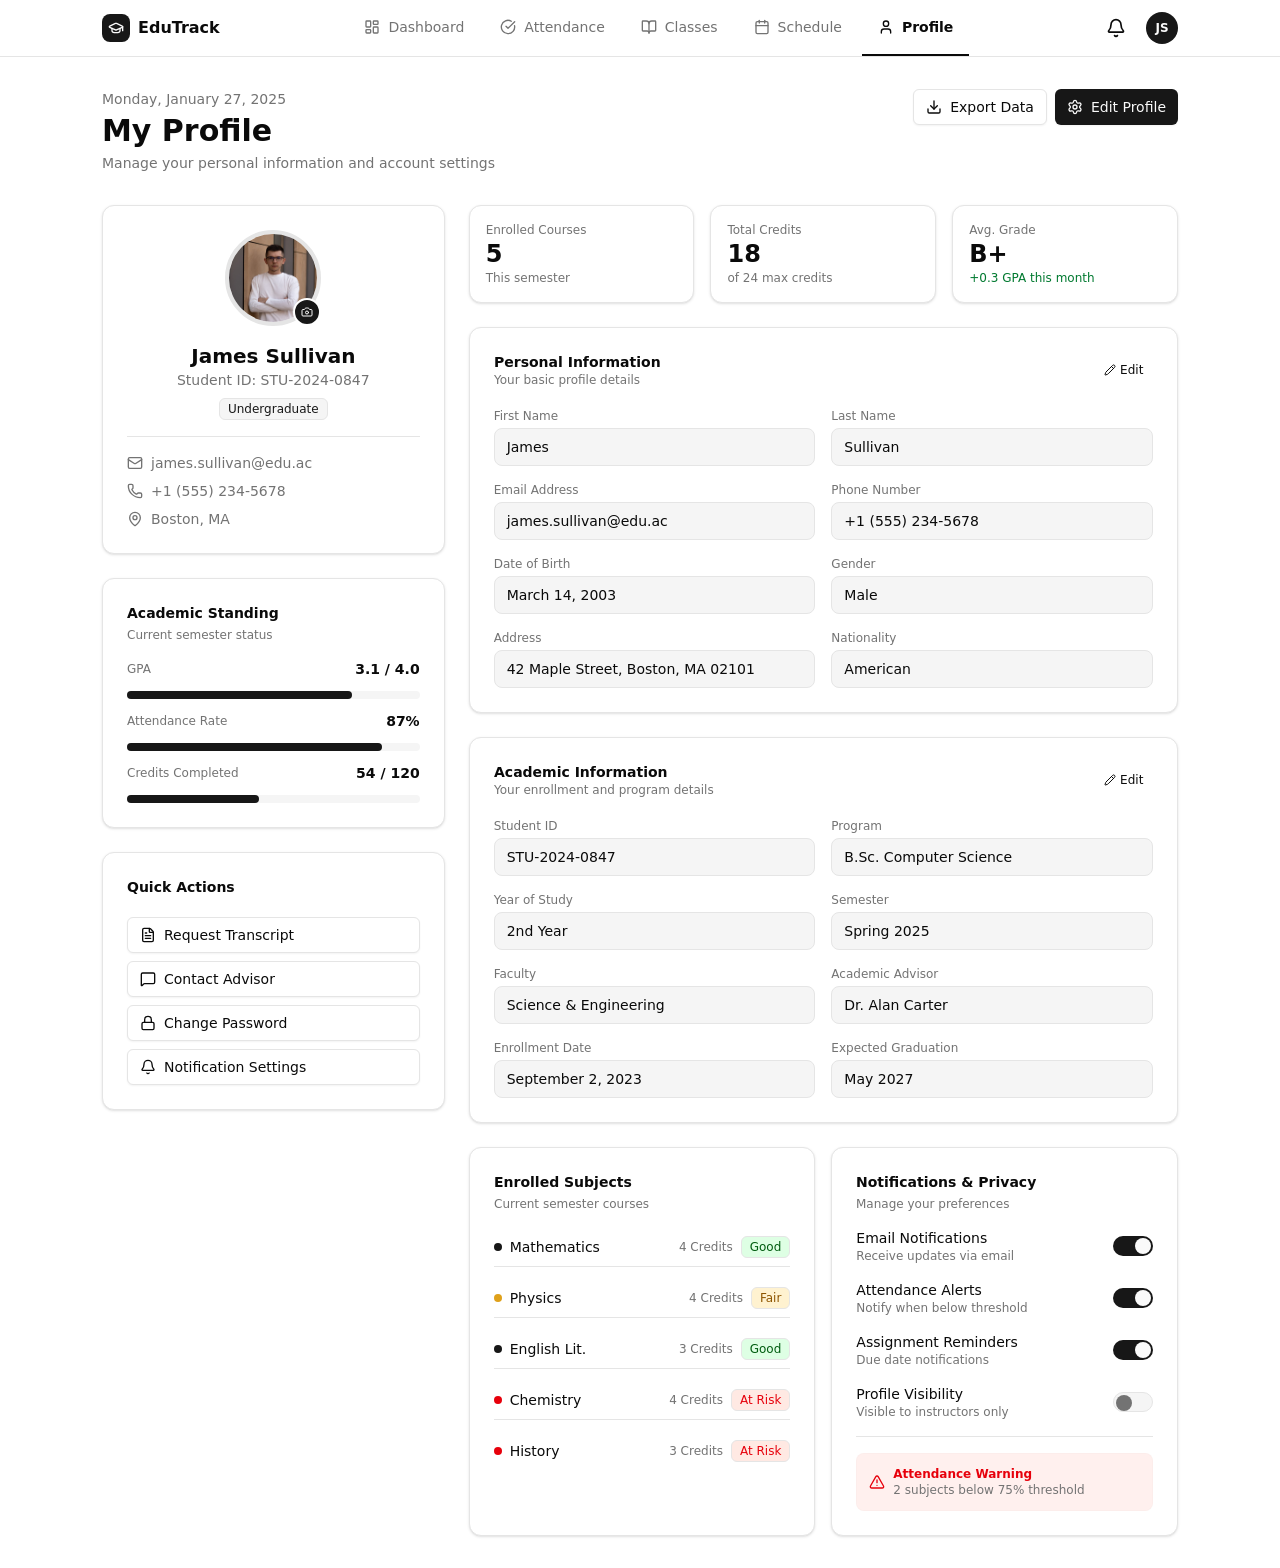
<file: media/Flowstep_ Your AI Design Assistant_files/saved_resource(11).html>
<!DOCTYPE html>
<!-- saved from url=(0078)https://app.flowstep.ai/file?activeFileId=d1f23864-6f26-44db-98c3-ad75e16d27e1 -->
<html><head><meta http-equiv="Content-Type" content="text/html; charset=UTF-8">
          <link rel="preconnect" href="https://fonts.googleapis.com/">
          <link rel="preconnect" href="https://fonts.gstatic.com/" crossorigin="">
          <link href="./css2" rel="stylesheet">
          <script type="module" src="./tailwindStatic.js.download"></script>
          <style type="text/tailwindcss">
    
    /* limit the size of max height elements */
    .h-screen {
      height: 956px !important;
    }
    .min-h-screen {
      min-height: 956px !important;
    }
    
    
    * {
        scrollbar-width: none;
    }

    *::-webkit-scrollbar {
        display: none;
    }

    body {
        font-size: 16px;
        line-height: 24px;
        letter-spacing: 0;
        padding: 0;
        margin: 0;
    }
    
    
    :root {
        font-family: "Inter", ui-sans-serif, system-ui, sans-serif, "Apple Color Emoji", "Segoe UI Emoji", "Segoe UI Symbol", "Noto Color Emoji";
    }

    .font-sans {
        font-family: "Inter", ui-sans-serif, system-ui, sans-serif, "Apple Color Emoji", "Segoe UI Emoji", "Segoe UI Symbol", "Noto Color Emoji";
    }

    .font-mono {
        font-family: "Geist Mono", ui-monospace, SFMono-Regular, Menlo, Monaco, Consolas, "Liberation Mono", "Courier New", monospace;
    }

    .font-serif {
        font-family: "Source Serif 4", "Inter", ui-serif, Georgia, Cambria, "Times New Roman", Times, serif;
    }
    
    @theme inline {
        --radius: 0.65rem;
        --background: oklch(1 0 0);
        --foreground: oklch(0.145 0 0);
        --card: oklch(1 0 0);
        --card-foreground: oklch(0.145 0 0);
        --popover: oklch(1 0 0);
        --popover-foreground: oklch(0.145 0 0);
        --primary: oklch(0.205 0 0);
        --primary-foreground: oklch(0.985 0 0);
        --secondary: oklch(0.97 0 0);
        --secondary-foreground: oklch(0.205 0 0);
        --muted: oklch(0.97 0 0);
        --muted-foreground: oklch(0.556 0 0);
        --accent: oklch(0.97 0 0);
        --accent-foreground: oklch(0.205 0 0);
        --destructive: oklch(0.577 0.245 27.325);
        --border: oklch(0.922 0 0);
        --input: oklch(0.922 0 0);
        --ring: oklch(0.708 0 0);
        --chart-1: oklch(0.646 0.222 41.116);
        --chart-2: oklch(0.6 0.118 184.704);
        --chart-3: oklch(0.398 0.07 227.392);
        --chart-4: oklch(0.828 0.189 84.429);
        --chart-5: oklch(0.769 0.188 70.08);
        --sidebar: oklch(0.985 0 0);
        --sidebar-foreground: oklch(0.145 0 0);
        --sidebar-primary: oklch(0.205 0 0);
        --sidebar-primary-foreground: oklch(0.985 0 0);
        --sidebar-accent: oklch(0.97 0 0);
        --sidebar-accent-foreground: oklch(0.205 0 0);
        --sidebar-border: oklch(0.922 0 0);
        --sidebar-ring: oklch(0.708 0 0);
        --color-background: var(--background);
        --color-foreground: var(--foreground);
        --color-card: var(--card);
        --color-card-foreground: var(--card-foreground);
        --color-popover: var(--popover);
        --color-popover-foreground: var(--popover-foreground);
        --color-primary: var(--primary);
        --color-primary-foreground: var(--primary-foreground);
        --color-secondary: var(--secondary);
        --color-secondary-foreground: var(--secondary-foreground);
        --color-muted: var(--muted);
        --color-muted-foreground: var(--muted-foreground);
        --color-accent: var(--accent);
        --color-accent-foreground: var(--accent-foreground);
        --color-destructive: var(--destructive);
        --color-border: var(--border);
        --color-input: var(--input);
        --color-ring: var(--ring);
        --color-chart-1: var(--chart-1);
        --color-chart-2: var(--chart-2);
        --color-chart-3: var(--chart-3);
        --color-chart-4: var(--chart-4);
        --color-chart-5: var(--chart-5);
        --color-sidebar: var(--sidebar);
        --color-sidebar-foreground: var(--sidebar-foreground);
        --color-sidebar-primary: var(--sidebar-primary);
        --color-sidebar-primary-foreground: var(--sidebar-primary-foreground);
        --color-sidebar-accent: var(--sidebar-accent);
        --color-sidebar-accent-foreground: var(--sidebar-accent-foreground);
        --color-sidebar-border: var(--sidebar-border);
        --color-sidebar-ring: var(--sidebar-ring);
    }
    
    .bg-background {
        background: var(--color-background);
    }
    .bg-foreground {
        background: var(--color-foreground);
    }
    .bg-card {
        background: var(--color-card);
    }
    .bg-card-foreground {
        background: var(--color-card-foreground);
    }
    .bg-popover {
        background: var(--color-popover);
    }
    .bg-popover-foreground {
        background: var(--color-popover-foreground);
    }
    .bg-primary {
        background: var(--color-primary);
    }
    .bg-primary-foreground {
        background: var(--color-primary-foreground);
    }
    .bg-secondary {
        background: var(--color-secondary);
    }
    .bg-secondary-foreground {
        background: var(--color-secondary-foreground);
    }
    .bg-muted {
        background: var(--color-muted);
    }
    .bg-muted-foreground {
        background: var(--color-muted-foreground);
    }
    .bg-accent {
        background: var(--color-accent);
    }
    .bg-accent-foreground {
        background: var(--color-accent-foreground);
    }
    .bg-destructive {
        background: var(--color-destructive);
    }
    .bg-border {
        background: var(--color-border);
    }
    .bg-input {
        background: var(--color-input);
    }
    .bg-ring {
        background: var(--color-ring);
    }

    .text-card {
        color: var(--color-card);
    }
    .text-card-foreground {
        color: var(--color-card-foreground);
    }
    .text-popover {
        color: var(--color-popover);
    }
    .text-popover-foreground {
        color: var(--color-popover-foreground);
    }
    .text-primary {
        color: var(--color-primary);
    }
    .text-primary-foreground {
        color: var(--color-primary-foreground);
    }
    .text-secondary {
        color: var(--color-secondary);
    }
    .text-secondary-foreground {
        color: var(--color-secondary-foreground);
    }
    .text-muted {
        color: var(--color-muted);
    }
    .text-muted-foreground {
        color: var(--color-muted-foreground);
    }
    .text-accent {
        color: var(--color-accent);
    }
    .text-accent-foreground {
        color: var(--color-accent-foreground);
    }
    .text-destructive {
        color: var(--color-destructive);
    }
    .text-border {
        color: var(--color-border);
    }
    .text-input {
        color: var(--color-input);
    }
    .text-ring {
        color: var(--color-ring);
    }
    .border {
        border-color: var(--color-border);
    }
    .border-border {
        border-color: var(--color-border);
    }
    .border-primary {
        border-color: var(--color-primary);
    }
    .border-secondary {
        border-color: var(--color-secondary);
    }
    .border-muted {
        border-color: var(--color-muted);
    }
    .border-accent {
        border-color: var(--color-accent);
    }
    .border-destructive {
        border-color: var(--color-destructive);
    }
    .border-input {
        border-color: var(--color-input);
    }
    .border-ring {
        border-color: var(--color-border);
    }
    .border-t {
        border-color: var(--color-border);
    }
    .border-b {
        border-color: var(--color-border);
    }
    .border-l {
        border-color: var(--color-border);
    }
    .border-r {
        border-color: var(--color-border);
    }    
    </style>
          <link rel="stylesheet" href="./tw-animate.css" crossorigin="anonymous">
          <meta name="viewport" content="width=device-width, initial-scale=1.0">
        <style>/*! tailwindcss v4.1.11 | MIT License | https://tailwindcss.com */
@layer properties;
@layer theme, base, components, utilities;
@layer theme {
  :root, :host {
    --font-sans: ui-sans-serif, system-ui, sans-serif, 'Apple Color Emoji', 'Segoe UI Emoji', 'Segoe UI Symbol',
    'Noto Color Emoji';
    --font-mono: ui-monospace, SFMono-Regular, Menlo, Monaco, Consolas, 'Liberation Mono', 'Courier New',
    monospace;
    --color-neutral-50: oklch(98.5% 0 0);
    --color-neutral-100: oklch(97% 0 0);
    --color-neutral-200: oklch(92.2% 0 0);
    --color-neutral-500: oklch(55.6% 0 0);
    --color-neutral-900: oklch(20.5% 0 0);
    --color-neutral-950: oklch(14.5% 0 0);
    --color-black: #000;
    --color-white: #fff;
    --spacing: 0.25rem;
    --text-xs: 0.75rem;
    --text-xs--line-height: calc(1 / 0.75);
    --text-sm: 0.875rem;
    --text-sm--line-height: calc(1.25 / 0.875);
    --text-base: 1rem;
    --text-base--line-height: calc(1.5 / 1);
    --text-xl: 1.25rem;
    --text-xl--line-height: calc(1.75 / 1.25);
    --text-2xl: 1.5rem;
    --text-2xl--line-height: calc(2 / 1.5);
    --text-3xl: 1.875rem;
    --text-3xl--line-height: calc(2.25 / 1.875);
    --font-weight-medium: 500;
    --font-weight-semibold: 600;
    --font-weight-bold: 700;
    --radius-md: 0.375rem;
    --radius-lg: 0.5rem;
    --radius-xl: 0.75rem;
    --default-transition-duration: 150ms;
    --default-transition-timing-function: cubic-bezier(0.4, 0, 0.2, 1);
    --default-font-family: var(--font-sans);
    --default-mono-font-family: var(--font-mono);
    --background: oklch(1 0 0);
    --foreground: oklch(0.145 0 0);
    --card: oklch(1 0 0);
    --card-foreground: oklch(0.145 0 0);
    --popover: oklch(1 0 0);
    --popover-foreground: oklch(0.145 0 0);
    --primary: oklch(0.205 0 0);
    --primary-foreground: oklch(0.985 0 0);
    --secondary: oklch(0.97 0 0);
    --secondary-foreground: oklch(0.205 0 0);
    --muted: oklch(0.97 0 0);
    --muted-foreground: oklch(0.556 0 0);
    --accent: oklch(0.97 0 0);
    --accent-foreground: oklch(0.205 0 0);
    --destructive: oklch(0.577 0.245 27.325);
    --border: oklch(0.922 0 0);
    --input: oklch(0.922 0 0);
    --ring: oklch(0.708 0 0);
    --color-background: var(--background);
    --color-foreground: var(--foreground);
    --color-card: var(--card);
    --color-card-foreground: var(--card-foreground);
    --color-popover: var(--popover);
    --color-popover-foreground: var(--popover-foreground);
    --color-primary: var(--primary);
    --color-primary-foreground: var(--primary-foreground);
    --color-secondary: var(--secondary);
    --color-secondary-foreground: var(--secondary-foreground);
    --color-muted: var(--muted);
    --color-muted-foreground: var(--muted-foreground);
    --color-accent: var(--accent);
    --color-accent-foreground: var(--accent-foreground);
    --color-destructive: var(--destructive);
    --color-border: var(--border);
    --color-input: var(--input);
    --color-ring: var(--ring);
  }
}
@layer base {
  *, ::after, ::before, ::backdrop, ::file-selector-button {
    box-sizing: border-box;
    margin: 0;
    padding: 0;
    border: 0 solid;
  }
  html, :host {
    line-height: 1.5;
    -webkit-text-size-adjust: 100%;
    tab-size: 4;
    font-family: var(--default-font-family, ui-sans-serif, system-ui, sans-serif, 'Apple Color Emoji', 'Segoe UI Emoji', 'Segoe UI Symbol', 'Noto Color Emoji');
    font-feature-settings: var(--default-font-feature-settings, normal);
    font-variation-settings: var(--default-font-variation-settings, normal);
    -webkit-tap-highlight-color: transparent;
  }
  hr {
    height: 0;
    color: inherit;
    border-top-width: 1px;
  }
  abbr:where([title]) {
    -webkit-text-decoration: underline dotted;
    text-decoration: underline dotted;
  }
  h1, h2, h3, h4, h5, h6 {
    font-size: inherit;
    font-weight: inherit;
  }
  a {
    color: inherit;
    -webkit-text-decoration: inherit;
    text-decoration: inherit;
  }
  b, strong {
    font-weight: bolder;
  }
  code, kbd, samp, pre {
    font-family: var(--default-mono-font-family, ui-monospace, SFMono-Regular, Menlo, Monaco, Consolas, 'Liberation Mono', 'Courier New', monospace);
    font-feature-settings: var(--default-mono-font-feature-settings, normal);
    font-variation-settings: var(--default-mono-font-variation-settings, normal);
    font-size: 1em;
  }
  small {
    font-size: 80%;
  }
  sub, sup {
    font-size: 75%;
    line-height: 0;
    position: relative;
    vertical-align: baseline;
  }
  sub {
    bottom: -0.25em;
  }
  sup {
    top: -0.5em;
  }
  table {
    text-indent: 0;
    border-color: inherit;
    border-collapse: collapse;
  }
  :-moz-focusring {
    outline: auto;
  }
  progress {
    vertical-align: baseline;
  }
  summary {
    display: list-item;
  }
  ol, ul, menu {
    list-style: none;
  }
  img, svg, video, canvas, audio, iframe, embed, object {
    display: block;
    vertical-align: middle;
  }
  img, video {
    max-width: 100%;
    height: auto;
  }
  button, input, select, optgroup, textarea, ::file-selector-button {
    font: inherit;
    font-feature-settings: inherit;
    font-variation-settings: inherit;
    letter-spacing: inherit;
    color: inherit;
    border-radius: 0;
    background-color: transparent;
    opacity: 1;
  }
  :where(select:is([multiple], [size])) optgroup {
    font-weight: bolder;
  }
  :where(select:is([multiple], [size])) optgroup option {
    padding-inline-start: 20px;
  }
  ::file-selector-button {
    margin-inline-end: 4px;
  }
  ::placeholder {
    opacity: 1;
  }
  @supports (not (-webkit-appearance: -apple-pay-button))  or (contain-intrinsic-size: 1px) {
    ::placeholder {
      color: currentcolor;
      @supports (color: color-mix(in lab, red, red)) {
        color: color-mix(in oklab, currentcolor 50%, transparent);
      }
    }
  }
  textarea {
    resize: vertical;
  }
  ::-webkit-search-decoration {
    -webkit-appearance: none;
  }
  ::-webkit-date-and-time-value {
    min-height: 1lh;
    text-align: inherit;
  }
  ::-webkit-datetime-edit {
    display: inline-flex;
  }
  ::-webkit-datetime-edit-fields-wrapper {
    padding: 0;
  }
  ::-webkit-datetime-edit, ::-webkit-datetime-edit-year-field, ::-webkit-datetime-edit-month-field, ::-webkit-datetime-edit-day-field, ::-webkit-datetime-edit-hour-field, ::-webkit-datetime-edit-minute-field, ::-webkit-datetime-edit-second-field, ::-webkit-datetime-edit-millisecond-field, ::-webkit-datetime-edit-meridiem-field {
    padding-block: 0;
  }
  :-moz-ui-invalid {
    box-shadow: none;
  }
  button, input:where([type='button'], [type='reset'], [type='submit']), ::file-selector-button {
    appearance: button;
  }
  ::-webkit-inner-spin-button, ::-webkit-outer-spin-button {
    height: auto;
  }
  [hidden]:where(:not([hidden='until-found'])) {
    display: none !important;
  }
}
@layer utilities {
  .\@container\/card-header {
    container-type: inline-size;
    container-name: card-header;
  }
  .absolute {
    position: absolute;
  }
  .relative {
    position: relative;
  }
  .top-0\.5 {
    top: calc(var(--spacing) * 0.5);
  }
  .right-0 {
    right: calc(var(--spacing) * 0);
  }
  .right-0\.5 {
    right: calc(var(--spacing) * 0.5);
  }
  .bottom-0 {
    bottom: calc(var(--spacing) * 0);
  }
  .left-0\.5 {
    left: calc(var(--spacing) * 0.5);
  }
  .col-span-1 {
    grid-column: span 1 / span 1;
  }
  .col-span-2 {
    grid-column: span 2 / span 2;
  }
  .mx-auto {
    margin-inline: auto;
  }
  .mt-2 {
    margin-top: calc(var(--spacing) * 2);
  }
  .mb-1 {
    margin-bottom: calc(var(--spacing) * 1);
  }
  .mb-8 {
    margin-bottom: calc(var(--spacing) * 8);
  }
  .flex {
    display: flex;
  }
  .grid {
    display: grid;
  }
  .inline-flex {
    display: inline-flex;
  }
  .size-3 {
    width: calc(var(--spacing) * 3);
    height: calc(var(--spacing) * 3);
  }
  .size-4 {
    width: calc(var(--spacing) * 4);
    height: calc(var(--spacing) * 4);
  }
  .size-5 {
    width: calc(var(--spacing) * 5);
    height: calc(var(--spacing) * 5);
  }
  .size-9 {
    width: calc(var(--spacing) * 9);
    height: calc(var(--spacing) * 9);
  }
  .h-2 {
    height: calc(var(--spacing) * 2);
  }
  .h-4 {
    height: calc(var(--spacing) * 4);
  }
  .h-5 {
    height: calc(var(--spacing) * 5);
  }
  .h-7 {
    height: calc(var(--spacing) * 7);
  }
  .h-8 {
    height: calc(var(--spacing) * 8);
  }
  .h-9 {
    height: calc(var(--spacing) * 9);
  }
  .h-14 {
    height: calc(var(--spacing) * 14);
  }
  .h-24 {
    height: calc(var(--spacing) * 24);
  }
  .h-fit {
    height: fit-content;
  }
  .h-full {
    height: 100%;
  }
  .min-h-screen {
    min-height: 100vh;
  }
  .w-2 {
    width: calc(var(--spacing) * 2);
  }
  .w-4 {
    width: calc(var(--spacing) * 4);
  }
  .w-7 {
    width: calc(var(--spacing) * 7);
  }
  .w-8 {
    width: calc(var(--spacing) * 8);
  }
  .w-10 {
    width: calc(var(--spacing) * 10);
  }
  .w-24 {
    width: calc(var(--spacing) * 24);
  }
  .w-\[45\%\] {
    width: 45%;
  }
  .w-\[77\%\] {
    width: 77%;
  }
  .w-\[87\%\] {
    width: 87%;
  }
  .w-fit {
    width: fit-content;
  }
  .w-full {
    width: 100%;
  }
  .w-screen {
    width: 100vw;
  }
  .max-w-\[1140px\] {
    max-width: 1140px;
  }
  .max-w-screen {
    max-width: 100vw;
  }
  .min-w-fit {
    min-width: fit-content;
  }
  .min-w-screen {
    min-width: 100vw;
  }
  .shrink-0 {
    flex-shrink: 0;
  }
  .cursor-pointer {
    cursor: pointer;
  }
  .auto-rows-min {
    grid-auto-rows: min-content;
  }
  .grid-cols-2 {
    grid-template-columns: repeat(2, minmax(0, 1fr));
  }
  .grid-cols-3 {
    grid-template-columns: repeat(3, minmax(0, 1fr));
  }
  .grid-rows-\[auto_auto\] {
    grid-template-rows: auto auto;
  }
  .flex-col {
    flex-direction: column;
  }
  .items-center {
    align-items: center;
  }
  .items-start {
    align-items: flex-start;
  }
  .justify-between {
    justify-content: space-between;
  }
  .justify-center {
    justify-content: center;
  }
  .justify-start {
    justify-content: flex-start;
  }
  .gap-0 {
    gap: calc(var(--spacing) * 0);
  }
  .gap-1 {
    gap: calc(var(--spacing) * 1);
  }
  .gap-2 {
    gap: calc(var(--spacing) * 2);
  }
  .gap-3 {
    gap: calc(var(--spacing) * 3);
  }
  .gap-4 {
    gap: calc(var(--spacing) * 4);
  }
  .gap-6 {
    gap: calc(var(--spacing) * 6);
  }
  .overflow-hidden {
    overflow: hidden;
  }
  .overflow-visible {
    overflow: visible;
  }
  .rounded-full {
    border-radius: calc(infinity * 1px);
  }
  .rounded-lg {
    border-radius: var(--radius-lg);
  }
  .rounded-md {
    border-radius: var(--radius-md);
  }
  .rounded-xl {
    border-radius: var(--radius-xl);
  }
  .border {
    border-style: var(--tw-border-style);
    border-width: 1px;
  }
  .border-1 {
    border-style: var(--tw-border-style);
    border-width: 1px;
  }
  .border-2 {
    border-style: var(--tw-border-style);
    border-width: 2px;
  }
  .border-4 {
    border-style: var(--tw-border-style);
    border-width: 4px;
  }
  .border-t-0 {
    border-top-style: var(--tw-border-style);
    border-top-width: 0px;
  }
  .border-t-1 {
    border-top-style: var(--tw-border-style);
    border-top-width: 1px;
  }
  .border-r-0 {
    border-right-style: var(--tw-border-style);
    border-right-width: 0px;
  }
  .border-b-0 {
    border-bottom-style: var(--tw-border-style);
    border-bottom-width: 0px;
  }
  .border-b-1 {
    border-bottom-style: var(--tw-border-style);
    border-bottom-width: 1px;
  }
  .border-b-2 {
    border-bottom-style: var(--tw-border-style);
    border-bottom-width: 2px;
  }
  .border-l-0 {
    border-left-style: var(--tw-border-style);
    border-left-width: 0px;
  }
  .border-solid {
    --tw-border-style: solid;
    border-style: solid;
  }
  .border-\[oklch\(0\.9_0\.05_27\)\] {
    border-color: oklch(0.9 0.05 27);
  }
  .border-black\/1 {
    border-color: color-mix(in srgb, #000 1%, transparent);
    @supports (color: color-mix(in lab, red, red)) {
      border-color: color-mix(in oklab, var(--color-black) 1%, transparent);
    }
  }
  .border-neutral-200 {
    border-color: var(--color-neutral-200);
  }
  .border-neutral-950 {
    border-color: var(--color-neutral-950);
  }
  .border-transparent {
    border-color: transparent;
  }
  .border-white {
    border-color: var(--color-white);
  }
  .bg-\[oklch\(0\.75_0\.15_80\)\] {
    background-color: oklch(0.75 0.15 80);
  }
  .bg-\[oklch\(0\.97_0\.02_27\)\] {
    background-color: oklch(0.97 0.02 27);
  }
  .bg-\[oklch\(0\.97_0\.05_27\)\] {
    background-color: oklch(0.97 0.05 27);
  }
  .bg-\[oklch\(0\.97_0\.05_80\)\] {
    background-color: oklch(0.97 0.05 80);
  }
  .bg-\[oklch\(0\.97_0\.05_150\)\] {
    background-color: oklch(0.97 0.05 150);
  }
  .bg-\[oklch\(0\.577_0\.245_27\.325\)\] {
    background-color: oklch(0.577 0.245 27.325);
  }
  .bg-background {
    background-color: var(--background);
  }
  .bg-card {
    background-color: var(--card);
  }
  .bg-neutral-50 {
    background-color: var(--color-neutral-50);
  }
  .bg-neutral-100 {
    background-color: var(--color-neutral-100);
  }
  .bg-neutral-500 {
    background-color: var(--color-neutral-500);
  }
  .bg-neutral-900 {
    background-color: var(--color-neutral-900);
  }
  .bg-white {
    background-color: var(--color-white);
  }
  .object-cover {
    object-fit: cover;
  }
  .p-0 {
    padding: calc(var(--spacing) * 0);
  }
  .p-3 {
    padding: calc(var(--spacing) * 3);
  }
  .p-4 {
    padding: calc(var(--spacing) * 4);
  }
  .p-6 {
    padding: calc(var(--spacing) * 6);
  }
  .p-8 {
    padding: calc(var(--spacing) * 8);
  }
  .px-2 {
    padding-inline: calc(var(--spacing) * 2);
  }
  .px-3 {
    padding-inline: calc(var(--spacing) * 3);
  }
  .px-4 {
    padding-inline: calc(var(--spacing) * 4);
  }
  .px-8 {
    padding-inline: calc(var(--spacing) * 8);
  }
  .py-0\.5 {
    padding-block: calc(var(--spacing) * 0.5);
  }
  .py-2 {
    padding-block: calc(var(--spacing) * 2);
  }
  .pt-4 {
    padding-top: calc(var(--spacing) * 4);
  }
  .text-center {
    text-align: center;
  }
  .text-2xl {
    font-size: var(--text-2xl);
    line-height: var(--tw-leading, var(--text-2xl--line-height));
  }
  .text-3xl {
    font-size: var(--text-3xl);
    line-height: var(--tw-leading, var(--text-3xl--line-height));
  }
  .text-base {
    font-size: var(--text-base);
    line-height: var(--tw-leading, var(--text-base--line-height));
  }
  .text-sm {
    font-size: var(--text-sm);
    line-height: var(--tw-leading, var(--text-sm--line-height));
  }
  .text-xl {
    font-size: var(--text-xl);
    line-height: var(--tw-leading, var(--text-xl--line-height));
  }
  .text-xs {
    font-size: var(--text-xs);
    line-height: var(--tw-leading, var(--text-xs--line-height));
  }
  .leading-4 {
    --tw-leading: calc(var(--spacing) * 4);
    line-height: calc(var(--spacing) * 4);
  }
  .leading-5 {
    --tw-leading: calc(var(--spacing) * 5);
    line-height: calc(var(--spacing) * 5);
  }
  .leading-6 {
    --tw-leading: calc(var(--spacing) * 6);
    line-height: calc(var(--spacing) * 6);
  }
  .leading-7 {
    --tw-leading: calc(var(--spacing) * 7);
    line-height: calc(var(--spacing) * 7);
  }
  .leading-8 {
    --tw-leading: calc(var(--spacing) * 8);
    line-height: calc(var(--spacing) * 8);
  }
  .leading-9 {
    --tw-leading: calc(var(--spacing) * 9);
    line-height: calc(var(--spacing) * 9);
  }
  .font-bold {
    --tw-font-weight: var(--font-weight-bold);
    font-weight: var(--font-weight-bold);
  }
  .font-medium {
    --tw-font-weight: var(--font-weight-medium);
    font-weight: var(--font-weight-medium);
  }
  .font-semibold {
    --tw-font-weight: var(--font-weight-semibold);
    font-weight: var(--font-weight-semibold);
  }
  .whitespace-nowrap {
    white-space: nowrap;
  }
  .text-\[oklch\(0\.4_0\.15_150\)\] {
    color: oklch(0.4 0.15 150);
  }
  .text-\[oklch\(0\.5_0\.15_80\)\] {
    color: oklch(0.5 0.15 80);
  }
  .text-\[oklch\(0\.5_0\.15_150\)\] {
    color: oklch(0.5 0.15 150);
  }
  .text-\[oklch\(0\.577_0\.245_27\.325\)\] {
    color: oklch(0.577 0.245 27.325);
  }
  .text-card-foreground {
    color: var(--card-foreground);
  }
  .text-neutral-50 {
    color: var(--color-neutral-50);
  }
  .text-neutral-500 {
    color: var(--color-neutral-500);
  }
  .text-neutral-900 {
    color: var(--color-neutral-900);
  }
  .text-neutral-950 {
    color: var(--color-neutral-950);
  }
  .shadow-sm {
    --tw-shadow: 0 1px 3px 0 var(--tw-shadow-color, rgb(0 0 0 / 0.1)), 0 1px 2px -1px var(--tw-shadow-color, rgb(0 0 0 / 0.1));
    box-shadow: var(--tw-inset-shadow), var(--tw-inset-ring-shadow), var(--tw-ring-offset-shadow), var(--tw-ring-shadow), var(--tw-shadow);
  }
  .shadow-xs {
    --tw-shadow: 0 1px 2px 0 var(--tw-shadow-color, rgb(0 0 0 / 0.05));
    box-shadow: var(--tw-inset-shadow), var(--tw-inset-ring-shadow), var(--tw-ring-offset-shadow), var(--tw-ring-shadow), var(--tw-shadow);
  }
  .transition-\[color\,box-shadow\] {
    transition-property: color,box-shadow;
    transition-timing-function: var(--tw-ease, var(--default-transition-timing-function));
    transition-duration: var(--tw-duration, var(--default-transition-duration));
  }
  .transition-all {
    transition-property: all;
    transition-timing-function: var(--tw-ease, var(--default-transition-timing-function));
    transition-duration: var(--tw-duration, var(--default-transition-duration));
  }
  .outline-none {
    --tw-outline-style: none;
    outline-style: none;
  }
  .hover\:bg-accent {
    &:hover {
      @media (hover: hover) {
        background-color: var(--accent);
      }
    }
  }
  .hover\:bg-primary\/90 {
    &:hover {
      @media (hover: hover) {
        background-color: color-mix(in srgb, oklch(0.205 0 0) 90%, transparent);
        @supports (color: color-mix(in lab, red, red)) {
          background-color: color-mix(in oklab, var(--primary) 90%, transparent);
        }
      }
    }
  }
  .hover\:text-accent-foreground {
    &:hover {
      @media (hover: hover) {
        color: var(--accent-foreground);
      }
    }
  }
  .focus-visible\:border-ring {
    &:focus-visible {
      border-color: var(--ring);
    }
  }
  .focus-visible\:ring-\[3px\] {
    &:focus-visible {
      --tw-ring-shadow: var(--tw-ring-inset,) 0 0 0 calc(3px + var(--tw-ring-offset-width)) var(--tw-ring-color, currentcolor);
      box-shadow: var(--tw-inset-shadow), var(--tw-inset-ring-shadow), var(--tw-ring-offset-shadow), var(--tw-ring-shadow), var(--tw-shadow);
    }
  }
  .focus-visible\:ring-ring\/50 {
    &:focus-visible {
      --tw-ring-color: color-mix(in srgb, oklch(0.708 0 0) 50%, transparent);
      @supports (color: color-mix(in lab, red, red)) {
        --tw-ring-color: color-mix(in oklab, var(--ring) 50%, transparent);
      }
    }
  }
  .disabled\:pointer-events-none {
    &:disabled {
      pointer-events: none;
    }
  }
  .disabled\:opacity-50 {
    &:disabled {
      opacity: 50%;
    }
  }
  .has-data-\[slot\=card-action\]\:grid-cols-\[1fr_auto\] {
    &:has(*[data-slot="card-action"]) {
      grid-template-columns: 1fr auto;
    }
  }
  .has-\[\>svg\]\:px-2\.5 {
    &:has(>svg) {
      padding-inline: calc(var(--spacing) * 2.5);
    }
  }
  .has-\[\>svg\]\:px-3 {
    &:has(>svg) {
      padding-inline: calc(var(--spacing) * 3);
    }
  }
  .aria-invalid\:border-destructive {
    &[aria-invalid="true"] {
      border-color: var(--destructive);
    }
  }
  .aria-invalid\:ring-destructive\/20 {
    &[aria-invalid="true"] {
      --tw-ring-color: color-mix(in srgb, oklch(0.577 0.245 27.325) 20%, transparent);
      @supports (color: color-mix(in lab, red, red)) {
        --tw-ring-color: color-mix(in oklab, var(--destructive) 20%, transparent);
      }
    }
  }
  .dark\:border-input {
    @media (prefers-color-scheme: dark) {
      border-color: var(--input);
    }
  }
  .dark\:bg-input\/30 {
    @media (prefers-color-scheme: dark) {
      background-color: color-mix(in srgb, oklch(0.922 0 0) 30%, transparent);
      @supports (color: color-mix(in lab, red, red)) {
        background-color: color-mix(in oklab, var(--input) 30%, transparent);
      }
    }
  }
  .dark\:hover\:bg-accent\/50 {
    @media (prefers-color-scheme: dark) {
      &:hover {
        @media (hover: hover) {
          background-color: color-mix(in srgb, oklch(0.97 0 0) 50%, transparent);
          @supports (color: color-mix(in lab, red, red)) {
            background-color: color-mix(in oklab, var(--accent) 50%, transparent);
          }
        }
      }
    }
  }
  .dark\:hover\:bg-input\/50 {
    @media (prefers-color-scheme: dark) {
      &:hover {
        @media (hover: hover) {
          background-color: color-mix(in srgb, oklch(0.922 0 0) 50%, transparent);
          @supports (color: color-mix(in lab, red, red)) {
            background-color: color-mix(in oklab, var(--input) 50%, transparent);
          }
        }
      }
    }
  }
  .dark\:aria-invalid\:ring-destructive\/40 {
    @media (prefers-color-scheme: dark) {
      &[aria-invalid="true"] {
        --tw-ring-color: color-mix(in srgb, oklch(0.577 0.245 27.325) 40%, transparent);
        @supports (color: color-mix(in lab, red, red)) {
          --tw-ring-color: color-mix(in oklab, var(--destructive) 40%, transparent);
        }
      }
    }
  }
  .\[\&_svg\]\:pointer-events-none {
    & svg {
      pointer-events: none;
    }
  }
  .\[\&_svg\]\:shrink-0 {
    & svg {
      flex-shrink: 0;
    }
  }
  .\[\&_svg\:not\(\[class\*\=\'size-\'\]\)\]\:size-4 {
    & svg:not([class*='size-']) {
      width: calc(var(--spacing) * 4);
      height: calc(var(--spacing) * 4);
    }
  }
  .\[\.border-b\]\:pb-6 {
    &:is(.border-b) {
      padding-bottom: calc(var(--spacing) * 6);
    }
  }
  .\[\&\>svg\]\:pointer-events-none {
    &>svg {
      pointer-events: none;
    }
  }
  .\[\&\>svg\]\:size-3 {
    &>svg {
      width: calc(var(--spacing) * 3);
      height: calc(var(--spacing) * 3);
    }
  }
  .\[a\&\]\:hover\:bg-primary\/90 {
    a& {
      &:hover {
        @media (hover: hover) {
          background-color: color-mix(in srgb, oklch(0.205 0 0) 90%, transparent);
          @supports (color: color-mix(in lab, red, red)) {
            background-color: color-mix(in oklab, var(--primary) 90%, transparent);
          }
        }
      }
    }
  }
}
.h-screen {
  height: 956px !important;
}
.min-h-screen {
  min-height: 956px !important;
}
* {
  scrollbar-width: none;
}
*::-webkit-scrollbar {
  display: none;
}
body {
  font-size: 16px;
  line-height: 24px;
  letter-spacing: 0;
  padding: 0;
  margin: 0;
}
:root {
  font-family: "Inter", ui-sans-serif, system-ui, sans-serif, "Apple Color Emoji", "Segoe UI Emoji", "Segoe UI Symbol", "Noto Color Emoji";
}
.font-sans {
  font-family: "Inter", ui-sans-serif, system-ui, sans-serif, "Apple Color Emoji", "Segoe UI Emoji", "Segoe UI Symbol", "Noto Color Emoji";
}
.font-mono {
  font-family: "Geist Mono", ui-monospace, SFMono-Regular, Menlo, Monaco, Consolas, "Liberation Mono", "Courier New", monospace;
}
.font-serif {
  font-family: "Source Serif 4", "Inter", ui-serif, Georgia, Cambria, "Times New Roman", Times, serif;
}
.bg-background {
  background: var(--color-background);
}
.bg-foreground {
  background: var(--color-foreground);
}
.bg-card {
  background: var(--color-card);
}
.bg-card-foreground {
  background: var(--color-card-foreground);
}
.bg-popover {
  background: var(--color-popover);
}
.bg-popover-foreground {
  background: var(--color-popover-foreground);
}
.bg-primary {
  background: var(--color-primary);
}
.bg-primary-foreground {
  background: var(--color-primary-foreground);
}
.bg-secondary {
  background: var(--color-secondary);
}
.bg-secondary-foreground {
  background: var(--color-secondary-foreground);
}
.bg-muted {
  background: var(--color-muted);
}
.bg-muted-foreground {
  background: var(--color-muted-foreground);
}
.bg-accent {
  background: var(--color-accent);
}
.bg-accent-foreground {
  background: var(--color-accent-foreground);
}
.bg-destructive {
  background: var(--color-destructive);
}
.bg-border {
  background: var(--color-border);
}
.bg-input {
  background: var(--color-input);
}
.bg-ring {
  background: var(--color-ring);
}
.text-card {
  color: var(--color-card);
}
.text-card-foreground {
  color: var(--color-card-foreground);
}
.text-popover {
  color: var(--color-popover);
}
.text-popover-foreground {
  color: var(--color-popover-foreground);
}
.text-primary {
  color: var(--color-primary);
}
.text-primary-foreground {
  color: var(--color-primary-foreground);
}
.text-secondary {
  color: var(--color-secondary);
}
.text-secondary-foreground {
  color: var(--color-secondary-foreground);
}
.text-muted {
  color: var(--color-muted);
}
.text-muted-foreground {
  color: var(--color-muted-foreground);
}
.text-accent {
  color: var(--color-accent);
}
.text-accent-foreground {
  color: var(--color-accent-foreground);
}
.text-destructive {
  color: var(--color-destructive);
}
.text-border {
  color: var(--color-border);
}
.text-input {
  color: var(--color-input);
}
.text-ring {
  color: var(--color-ring);
}
.border {
  border-color: var(--color-border);
}
.border-border {
  border-color: var(--color-border);
}
.border-primary {
  border-color: var(--color-primary);
}
.border-secondary {
  border-color: var(--color-secondary);
}
.border-muted {
  border-color: var(--color-muted);
}
.border-accent {
  border-color: var(--color-accent);
}
.border-destructive {
  border-color: var(--color-destructive);
}
.border-input {
  border-color: var(--color-input);
}
.border-ring {
  border-color: var(--color-border);
}
.border-t {
  border-color: var(--color-border);
}
.border-b {
  border-color: var(--color-border);
}
.border-l {
  border-color: var(--color-border);
}
.border-r {
  border-color: var(--color-border);
}
@property --tw-border-style {
  syntax: "*";
  inherits: false;
  initial-value: solid;
}
@property --tw-leading {
  syntax: "*";
  inherits: false;
}
@property --tw-font-weight {
  syntax: "*";
  inherits: false;
}
@property --tw-shadow {
  syntax: "*";
  inherits: false;
  initial-value: 0 0 #0000;
}
@property --tw-shadow-color {
  syntax: "*";
  inherits: false;
}
@property --tw-shadow-alpha {
  syntax: "<percentage>";
  inherits: false;
  initial-value: 100%;
}
@property --tw-inset-shadow {
  syntax: "*";
  inherits: false;
  initial-value: 0 0 #0000;
}
@property --tw-inset-shadow-color {
  syntax: "*";
  inherits: false;
}
@property --tw-inset-shadow-alpha {
  syntax: "<percentage>";
  inherits: false;
  initial-value: 100%;
}
@property --tw-ring-color {
  syntax: "*";
  inherits: false;
}
@property --tw-ring-shadow {
  syntax: "*";
  inherits: false;
  initial-value: 0 0 #0000;
}
@property --tw-inset-ring-color {
  syntax: "*";
  inherits: false;
}
@property --tw-inset-ring-shadow {
  syntax: "*";
  inherits: false;
  initial-value: 0 0 #0000;
}
@property --tw-ring-inset {
  syntax: "*";
  inherits: false;
}
@property --tw-ring-offset-width {
  syntax: "<length>";
  inherits: false;
  initial-value: 0px;
}
@property --tw-ring-offset-color {
  syntax: "*";
  inherits: false;
  initial-value: #fff;
}
@property --tw-ring-offset-shadow {
  syntax: "*";
  inherits: false;
  initial-value: 0 0 #0000;
}
@layer properties {
  @supports ((-webkit-hyphens: none) and (not (margin-trim: inline))) or ((-moz-orient: inline) and (not (color:rgb(from red r g b)))) {
    *, ::before, ::after, ::backdrop {
      --tw-border-style: solid;
      --tw-leading: initial;
      --tw-font-weight: initial;
      --tw-shadow: 0 0 #0000;
      --tw-shadow-color: initial;
      --tw-shadow-alpha: 100%;
      --tw-inset-shadow: 0 0 #0000;
      --tw-inset-shadow-color: initial;
      --tw-inset-shadow-alpha: 100%;
      --tw-ring-color: initial;
      --tw-ring-shadow: 0 0 #0000;
      --tw-inset-ring-color: initial;
      --tw-inset-ring-shadow: 0 0 #0000;
      --tw-ring-inset: initial;
      --tw-ring-offset-width: 0px;
      --tw-ring-offset-color: #fff;
      --tw-ring-offset-shadow: 0 0 #0000;
    }
  }
}
</style></head>
        <body>
          <div id="offscreen-mount" style="position:absolute;top:0;left:0;"><div style="position: absolute; top: 0px; left: 0px;"><div class="bg-white text-neutral-950 w-full h-fit h-fit min-h-screen w-screen min-w-screen max-w-screen overflow-visible" data-id="54d93348-eeb4-508f-8514-1b960990258c"><nav class="bg-white border-neutral-200 border-t-0 border-r-0 border-b-1 border-l-0 border-solid w-full" data-id="ab65c02e-f367-53b5-8388-469e1fcbb250"><div class="max-w-[1140px] flex mx-auto px-8 justify-between items-center h-14" data-id="ae22a9f7-f313-5b2d-9a89-8172bb602bae"><div class="flex items-center gap-2" data-id="07bc95fa-b0ae-5dae-b7d8-52600db66f43"><div class="rounded-lg bg-neutral-900 flex justify-center items-center w-7 h-7" data-id="40bcd854-6173-5b29-8e96-2afbb72063b1"><svg xmlns="http://www.w3.org/2000/svg" width="24" height="24" viewBox="0 0 24 24" fill="none" stroke="currentColor" stroke-width="2" stroke-linecap="round" stroke-linejoin="round" class="lucide lucide-graduation-cap size-4 text-neutral-50" aria-hidden="true" data-id="16cca514-9fa8-5ffc-b9bf-a5e5152afb00"><path d="M21.42 10.922a1 1 0 0 0-.019-1.838L12.83 5.18a2 2 0 0 0-1.66 0L2.6 9.08a1 1 0 0 0 0 1.832l8.57 3.908a2 2 0 0 0 1.66 0z"></path><path d="M22 10v6"></path><path d="M6 12.5V16a6 3 0 0 0 12 0v-3.5"></path></svg></div><span class="font-bold text-neutral-950 text-base leading-6" data-id="e29bb689-eb58-5826-9413-87aa87b01a70">EduTrack</span></div><div class="flex items-center gap-1" data-id="0d157a84-720c-5030-af9d-7a7d86520d90"><a class="border-transparent text-neutral-500 text-sm leading-5 border-black/1 border-t-0 border-r-0 border-b-2 border-l-0 border-solid flex px-4 items-center gap-2 h-14" data-id="2632af9f-79bd-5d5d-91dd-f99d10c012bd"><svg xmlns="http://www.w3.org/2000/svg" width="24" height="24" viewBox="0 0 24 24" fill="none" stroke="currentColor" stroke-width="2" stroke-linecap="round" stroke-linejoin="round" class="lucide lucide-layout-dashboard size-4" aria-hidden="true" data-id="f9985dec-6b64-5449-b5fa-87a9a94865f0"><rect width="7" height="9" x="3" y="3" rx="1"></rect><rect width="7" height="5" x="14" y="3" rx="1"></rect><rect width="7" height="9" x="14" y="12" rx="1"></rect><rect width="7" height="5" x="3" y="16" rx="1"></rect></svg>Dashboard</a><a class="border-transparent text-neutral-500 text-sm leading-5 border-black/1 border-t-0 border-r-0 border-b-2 border-l-0 border-solid flex px-4 items-center gap-2 h-14" data-id="a8ad293a-50e9-533c-ad71-4d1b91c477e8"><svg xmlns="http://www.w3.org/2000/svg" width="24" height="24" viewBox="0 0 24 24" fill="none" stroke="currentColor" stroke-width="2" stroke-linecap="round" stroke-linejoin="round" class="lucide lucide-circle-check-big size-4" aria-hidden="true" data-id="c84e8ec8-916a-578b-a1d8-32fddf3e26fa"><path d="M21.801 10A10 10 0 1 1 17 3.335"></path><path d="m9 11 3 3L22 4"></path></svg>Attendance</a><a class="border-transparent text-neutral-500 text-sm leading-5 border-black/1 border-t-0 border-r-0 border-b-2 border-l-0 border-solid flex px-4 items-center gap-2 h-14" data-id="87569770-6798-5b70-bd06-1d1e26fb90b8"><svg xmlns="http://www.w3.org/2000/svg" width="24" height="24" viewBox="0 0 24 24" fill="none" stroke="currentColor" stroke-width="2" stroke-linecap="round" stroke-linejoin="round" class="lucide lucide-book-open size-4" aria-hidden="true" data-id="9c800075-8019-5ca6-bf42-d8d01c6f2805"><path d="M12 7v14"></path><path d="M3 18a1 1 0 0 1-1-1V4a1 1 0 0 1 1-1h5a4 4 0 0 1 4 4 4 4 0 0 1 4-4h5a1 1 0 0 1 1 1v13a1 1 0 0 1-1 1h-6a3 3 0 0 0-3 3 3 3 0 0 0-3-3z"></path></svg>Classes</a><a class="border-transparent text-neutral-500 text-sm leading-5 border-black/1 border-t-0 border-r-0 border-b-2 border-l-0 border-solid flex px-4 items-center gap-2 h-14" data-id="5c5ee38e-5399-55f0-a00d-1628f2a6efdb"><svg xmlns="http://www.w3.org/2000/svg" width="24" height="24" viewBox="0 0 24 24" fill="none" stroke="currentColor" stroke-width="2" stroke-linecap="round" stroke-linejoin="round" class="lucide lucide-calendar size-4" aria-hidden="true" data-id="6085d3df-9d66-5746-8c82-41fdaa61d4ac"><path d="M8 2v4"></path><path d="M16 2v4"></path><rect width="18" height="18" x="3" y="4" rx="2"></rect><path d="M3 10h18"></path></svg>Schedule</a><a class="font-semibold text-neutral-950 text-sm leading-5 border-neutral-950 border-t-0 border-r-0 border-b-2 border-l-0 border-solid flex px-4 items-center gap-2 h-14" data-id="34f75ba8-27b9-537a-9e08-7adcdecf78ed"><svg xmlns="http://www.w3.org/2000/svg" width="24" height="24" viewBox="0 0 24 24" fill="none" stroke="currentColor" stroke-width="2" stroke-linecap="round" stroke-linejoin="round" class="lucide lucide-user size-4" aria-hidden="true" data-id="2f25865a-b0e9-5075-b90d-e02955217053"><path d="M19 21v-2a4 4 0 0 0-4-4H9a4 4 0 0 0-4 4v2"></path><circle cx="12" cy="7" r="4"></circle></svg>Profile</a></div><div class="flex items-center gap-3" data-id="4fa9c024-b682-57df-8254-34067143201b"><div class="relative" data-id="499b2644-35c6-520a-a641-590d1b8f63bf"><button data-slot="button" class="flex min-w-fit items-center justify-center gap-2 whitespace-nowrap rounded-md text-sm font-medium transition-all disabled:pointer-events-none disabled:opacity-50 [&amp;_svg]:pointer-events-none [&amp;_svg:not([class*=&#39;size-&#39;])]:size-4 shrink-0 [&amp;_svg]:shrink-0 outline-none focus-visible:border-ring focus-visible:ring-ring/50 focus-visible:ring-[3px] aria-invalid:ring-destructive/20 dark:aria-invalid:ring-destructive/40 aria-invalid:border-destructive hover:bg-accent hover:text-accent-foreground dark:hover:bg-accent/50 size-9 relative" data-id="6668825e-405c-57bd-8457-b203e84b38f8"><svg xmlns="http://www.w3.org/2000/svg" width="24" height="24" viewBox="0 0 24 24" fill="none" stroke="currentColor" stroke-width="2" stroke-linecap="round" stroke-linejoin="round" class="lucide lucide-bell size-5" aria-hidden="true" data-id="6316e71a-2058-5aba-b487-d705d8e27f2d"><path d="M10.268 21a2 2 0 0 0 3.464 0"></path><path d="M3.262 15.326A1 1 0 0 0 4 17h16a1 1 0 0 0 .74-1.673C19.41 13.956 18 12.499 18 8A6 6 0 0 0 6 8c0 4.499-1.411 5.956-2.738 7.326"></path></svg></button></div><div class="font-bold rounded-full bg-neutral-900 text-neutral-50 text-xs leading-4 flex justify-center items-center w-8 h-8" data-id="0b246c9c-3e69-53d5-a428-542703ff1021">JS</div></div></div></nav><div class="max-w-[1140px] mx-auto p-8" data-id="6a082e2b-5c9e-5d3a-b788-026dfd9eea42"><div class="flex mb-8 justify-between items-start" data-id="edf716a3-53c6-560c-b50f-fb3f8998e792"><div data-id="89c0e0b0-58a8-57dd-b673-00fb51e671b9"><p class="text-neutral-500 text-sm leading-5 mb-1" data-id="e1edb8a4-ab1b-5a3f-a967-5d594f9bd6a2">Monday, January 27, 2025</p><h1 class="font-bold text-neutral-950 text-3xl leading-9 mb-1" data-id="5e8f3a22-85a2-584f-957e-8952a6bed0b5">My Profile</h1><p class="text-neutral-500 text-sm leading-5" data-id="67c304a3-da9f-5e5c-a8ab-045d56e5534d">Manage your personal information and account settings</p></div><div class="flex items-center gap-2" data-id="a3c0695a-7c95-532a-9fe5-9747467b328c"><button data-slot="button" class="min-w-fit justify-center whitespace-nowrap rounded-md font-medium transition-all disabled:pointer-events-none disabled:opacity-50 [&amp;_svg]:pointer-events-none [&amp;_svg:not([class*=&#39;size-&#39;])]:size-4 shrink-0 [&amp;_svg]:shrink-0 outline-none focus-visible:border-ring focus-visible:ring-ring/50 focus-visible:ring-[3px] aria-invalid:ring-destructive/20 dark:aria-invalid:ring-destructive/40 aria-invalid:border-destructive border bg-background shadow-xs hover:bg-accent hover:text-accent-foreground dark:bg-input/30 dark:border-input dark:hover:bg-input/50 h-9 px-4 py-2 has-[&gt;svg]:px-3 text-sm leading-5 flex items-center gap-2" data-id="dcc49e57-db08-5bd1-9d0d-5cfce9dd895d"><svg xmlns="http://www.w3.org/2000/svg" width="24" height="24" viewBox="0 0 24 24" fill="none" stroke="currentColor" stroke-width="2" stroke-linecap="round" stroke-linejoin="round" class="lucide lucide-download size-4" aria-hidden="true" data-id="aed773e8-ae31-5775-b6b4-d7999c15cceb"><path d="M12 15V3"></path><path d="M21 15v4a2 2 0 0 1-2 2H5a2 2 0 0 1-2-2v-4"></path><path d="m7 10 5 5 5-5"></path></svg>Export Data</button><button data-slot="button" class="min-w-fit justify-center whitespace-nowrap rounded-md font-medium transition-all disabled:pointer-events-none disabled:opacity-50 [&amp;_svg]:pointer-events-none [&amp;_svg:not([class*=&#39;size-&#39;])]:size-4 shrink-0 [&amp;_svg]:shrink-0 outline-none focus-visible:border-ring focus-visible:ring-ring/50 focus-visible:ring-[3px] aria-invalid:ring-destructive/20 dark:aria-invalid:ring-destructive/40 aria-invalid:border-destructive shadow-xs hover:bg-primary/90 h-9 px-4 py-2 has-[&gt;svg]:px-3 bg-neutral-900 text-neutral-50 text-sm leading-5 flex items-center gap-2" data-id="cc979cd4-0e5b-5fa1-bae7-eabdbbd8936e"><svg xmlns="http://www.w3.org/2000/svg" width="24" height="24" viewBox="0 0 24 24" fill="none" stroke="currentColor" stroke-width="2" stroke-linecap="round" stroke-linejoin="round" class="lucide lucide-settings size-4" aria-hidden="true" data-id="c5b63fa4-3378-50a4-9bef-9c00f50ad78a"><path d="M9.671 4.136a2.34 2.34 0 0 1 4.659 0 2.34 2.34 0 0 0 3.319 1.915 2.34 2.34 0 0 1 2.33 4.033 2.34 2.34 0 0 0 0 3.831 2.34 2.34 0 0 1-2.33 4.033 2.34 2.34 0 0 0-3.319 1.915 2.34 2.34 0 0 1-4.659 0 2.34 2.34 0 0 0-3.32-1.915 2.34 2.34 0 0 1-2.33-4.033 2.34 2.34 0 0 0 0-3.831A2.34 2.34 0 0 1 6.35 6.051a2.34 2.34 0 0 0 3.319-1.915"></path><circle cx="12" cy="12" r="3"></circle></svg>Edit Profile</button></div></div><div class="grid grid-cols-3 gap-6" data-id="e5593b97-da47-553d-b14d-6fabac85707e"><div class="col-span-1 flex flex-col gap-6" data-id="6c83cfd7-696c-5c3a-a54b-4f0fbe62891d"><div data-slot="card" class="bg-card text-card-foreground flex flex-col rounded-xl border shadow-sm p-6 gap-4" data-id="4bc24494-b694-5ebc-8e68-4f399019fb03"><div data-slot="card-content" class="p-0 gap-0" data-id="4b039dc4-dbcd-580b-8242-e8d74690ecd4"><div class="text-center flex flex-col items-center gap-4" data-id="93e0e6a7-13a3-55c0-a43e-2beb6464ce17"><div class="relative" data-id="74302059-15c6-50e9-b233-3edfd2fbef36"><div class="rounded-full border-neutral-200 border-4 border-solid w-24 h-24 overflow-hidden" data-id="ab9bbe1f-99c7-5870-943f-5fcd181adeac"><img alt="Student portrait" class="object-cover w-full h-full" data-photoid="1mEKyDTmTaw" data-authorname="Ivan Serediuk" data-authorurl="https://unsplash.com/@iserediuk" data-blurhash="LOGbI]IU00kYDhxa%gM{D%ofxuWB" data-id="986a4ff5-808f-54ed-b395-5746808bdc4f" src="./photo-1627554785796-f9646d15c2da"></div><div class="rounded-full bg-neutral-900 border-white border-2 border-solid flex absolute right-0 bottom-0 justify-center items-center w-7 h-7" data-id="842aa208-67ff-52be-b98d-e8b4d321cc00"><svg xmlns="http://www.w3.org/2000/svg" width="24" height="24" viewBox="0 0 24 24" fill="none" stroke="currentColor" stroke-width="2" stroke-linecap="round" stroke-linejoin="round" class="lucide lucide-camera size-3 text-neutral-50" aria-hidden="true" data-id="deb5d3da-4698-55af-aeda-3a49b079c39d"><path d="M13.997 4a2 2 0 0 1 1.76 1.05l.486.9A2 2 0 0 0 18.003 7H20a2 2 0 0 1 2 2v9a2 2 0 0 1-2 2H4a2 2 0 0 1-2-2V9a2 2 0 0 1 2-2h1.997a2 2 0 0 0 1.759-1.048l.489-.904A2 2 0 0 1 10.004 4z"></path><circle cx="12" cy="13" r="3"></circle></svg></div></div><div data-id="36108f77-d6b7-54ab-81a3-a32fe3382ad4"><h2 class="font-bold text-neutral-950 text-xl leading-7" data-id="3e26b263-33b8-5a1c-9154-3ffc35a65ca0">James Sullivan</h2><p class="text-neutral-500 text-sm leading-5" data-id="5ac240fd-54f8-526e-b3f7-6a327683545b">Student ID: STU-2024-0847</p><span data-slot="badge" class="inline-flex items-center justify-center rounded-md border px-2 py-0.5 font-medium w-fit whitespace-nowrap shrink-0 [&amp;&gt;svg]:size-3 gap-1 [&amp;&gt;svg]:pointer-events-none focus-visible:border-ring focus-visible:ring-ring/50 focus-visible:ring-[3px] aria-invalid:ring-destructive/20 dark:aria-invalid:ring-destructive/40 aria-invalid:border-destructive transition-[color,box-shadow] overflow-hidden border-transparent [a&amp;]:hover:bg-primary/90 bg-neutral-100 text-neutral-900 text-xs leading-4 mt-2" data-id="8a2f71c7-83d9-597e-a892-7441f9a11edb">Undergraduate</span></div><div class="border-neutral-200 border-t-1 border-r-0 border-b-0 border-l-0 border-solid flex pt-4 flex-col gap-2 w-full" data-id="b6a2bb54-6483-5b38-8bb1-c038309925c7"><div class="text-neutral-500 text-sm leading-5 flex items-center gap-2" data-id="c154c7fa-4352-566f-917b-af7e65cd6e26"><svg xmlns="http://www.w3.org/2000/svg" width="24" height="24" viewBox="0 0 24 24" fill="none" stroke="currentColor" stroke-width="2" stroke-linecap="round" stroke-linejoin="round" class="lucide lucide-mail size-4" aria-hidden="true" data-id="80fc53dd-bafd-54ab-b759-28bebbccd916"><path d="m22 7-8.991 5.727a2 2 0 0 1-2.009 0L2 7"></path><rect x="2" y="4" width="20" height="16" rx="2"></rect></svg><span data-id="e11431bb-67ee-5283-b22b-fd427f9f24ae">james.sullivan@edu.ac</span></div><div class="text-neutral-500 text-sm leading-5 flex items-center gap-2" data-id="dba92eb5-1b26-5fea-9b6a-e0cbe47f6920"><svg xmlns="http://www.w3.org/2000/svg" width="24" height="24" viewBox="0 0 24 24" fill="none" stroke="currentColor" stroke-width="2" stroke-linecap="round" stroke-linejoin="round" class="lucide lucide-phone size-4" aria-hidden="true" data-id="6fc26d65-09c3-5fd6-84a0-4042ce3c43d6"><path d="M13.832 16.568a1 1 0 0 0 1.213-.303l.355-.465A2 2 0 0 1 17 15h3a2 2 0 0 1 2 2v3a2 2 0 0 1-2 2A18 18 0 0 1 2 4a2 2 0 0 1 2-2h3a2 2 0 0 1 2 2v3a2 2 0 0 1-.8 1.6l-.468.351a1 1 0 0 0-.292 1.233 14 14 0 0 0 6.392 6.384"></path></svg><span data-id="fb42141d-2bd6-54fd-b0a0-2f16f0a6c9d0">+1 (555) 234-5678</span></div><div class="text-neutral-500 text-sm leading-5 flex items-center gap-2" data-id="08eedb83-bca5-517e-bf60-bed63684f0c1"><svg xmlns="http://www.w3.org/2000/svg" width="24" height="24" viewBox="0 0 24 24" fill="none" stroke="currentColor" stroke-width="2" stroke-linecap="round" stroke-linejoin="round" class="lucide lucide-map-pin size-4" aria-hidden="true" data-id="2b07b6d9-0d4f-5305-a2b3-bb5e1d12985a"><path d="M20 10c0 4.993-5.539 10.193-7.399 11.799a1 1 0 0 1-1.202 0C9.539 20.193 4 14.993 4 10a8 8 0 0 1 16 0"></path><circle cx="12" cy="10" r="3"></circle></svg><span data-id="b9c9f1e1-d709-543b-91f1-182f104b0d9d">Boston, MA</span></div></div></div></div></div><div data-slot="card" class="bg-card text-card-foreground flex flex-col rounded-xl border shadow-sm p-6 gap-4" data-id="311c7960-5dc9-5121-8af1-3c7f8dafe148"><div data-slot="card-header" class="@container/card-header has-data-[slot=card-action]:grid-cols-[1fr_auto] [.border-b]:pb-6 grid auto-rows-min grid-rows-[auto_auto] items-start p-0 gap-1" data-id="8012f301-ee1b-5f9c-8d21-6c3a5f82b0df"><h3 class="font-semibold text-neutral-950 text-sm leading-5" data-id="23328fc6-2b9f-5296-a441-8c50b3093c69">Academic Standing</h3><p class="text-neutral-500 text-xs leading-4" data-id="ed8d382c-0547-50dd-bb2b-d1832ea6ece3">Current semester status</p></div><div data-slot="card-content" class="p-0 gap-4" data-id="26a98418-767a-583f-b527-0c978d48d8e1"><div class="flex flex-col gap-3" data-id="7d955793-a16f-52e6-99bb-c357f4eae30d"><div class="flex justify-between items-center" data-id="f41d3d01-f33d-5501-9758-db7feb4acab0"><span class="text-neutral-500 text-xs leading-4" data-id="25512750-2076-5b60-90a7-a7b51fc4db50">GPA</span><span class="font-bold text-neutral-950 text-sm leading-5" data-id="4560df17-aa81-5b45-b44b-98f95062aa05">3.1 / 4.0</span></div><div class="rounded-full bg-neutral-100 w-full h-2" data-id="218c9e73-b30f-5289-8e7b-8f356bbd6f71"><div class="w-[77%] rounded-full bg-neutral-900 h-2" data-id="83d7749f-ae44-5f0b-a7ae-e1bb64cb9cb7"></div></div><div class="flex justify-between items-center" data-id="ddfe986b-b251-51d6-8703-68e9b44440cb"><span class="text-neutral-500 text-xs leading-4" data-id="21e5b14e-ce1f-52eb-bb76-2388d48ecd01">Attendance Rate</span><span class="font-bold text-neutral-950 text-sm leading-5" data-id="05001810-18fa-58b9-9621-f7baa7d0ec4a">87%</span></div><div class="rounded-full bg-neutral-100 w-full h-2" data-id="cc9977f5-a121-5ee5-9395-0f7eb784205f"><div class="w-[87%] rounded-full bg-neutral-900 h-2" data-id="76dc638d-4f94-5780-b51e-6d482246ad2b"></div></div><div class="flex justify-between items-center" data-id="746e2263-15ed-5278-aead-cda04743ab62"><span class="text-neutral-500 text-xs leading-4" data-id="9d20ebfa-eecc-544c-ba68-635bd1bb8320">Credits Completed</span><span class="font-bold text-neutral-950 text-sm leading-5" data-id="4c738097-286b-5afc-aa78-eb6711997e26">54 / 120</span></div><div class="rounded-full bg-neutral-100 w-full h-2" data-id="85433621-3efa-560d-b283-62b035e9ac98"><div class="w-[45%] rounded-full bg-neutral-900 h-2" data-id="37d4b973-b1fa-5d41-945e-f4c3124f7203"></div></div></div></div></div><div data-slot="card" class="bg-card text-card-foreground flex flex-col rounded-xl border shadow-sm p-6 gap-4" data-id="36189b0b-1352-5c4d-b9c3-e83830a75ce3"><div data-slot="card-header" class="@container/card-header has-data-[slot=card-action]:grid-cols-[1fr_auto] [.border-b]:pb-6 grid auto-rows-min grid-rows-[auto_auto] items-start p-0 gap-1" data-id="00cdb808-194c-56f3-a8e8-20f87d46041c"><h3 class="font-semibold text-neutral-950 text-sm leading-5" data-id="b9030e01-7c33-5db7-9bb2-94c701d38688">Quick Actions</h3></div><div data-slot="card-content" class="p-0 gap-2" data-id="26d5a6ab-56cc-57fc-a6a4-c3131e67d2a8"><div class="flex flex-col gap-2" data-id="7e62fd97-a7a1-5062-831f-5c638ddf2044"><button data-slot="button" class="flex min-w-fit items-center whitespace-nowrap rounded-md font-medium transition-all disabled:pointer-events-none disabled:opacity-50 [&amp;_svg]:pointer-events-none [&amp;_svg:not([class*=&#39;size-&#39;])]:size-4 shrink-0 [&amp;_svg]:shrink-0 outline-none focus-visible:border-ring focus-visible:ring-ring/50 focus-visible:ring-[3px] aria-invalid:ring-destructive/20 dark:aria-invalid:ring-destructive/40 aria-invalid:border-destructive border bg-background shadow-xs hover:bg-accent hover:text-accent-foreground dark:bg-input/30 dark:border-input dark:hover:bg-input/50 h-9 px-4 py-2 has-[&gt;svg]:px-3 text-sm leading-5 justify-start gap-2 w-full" data-id="cb114663-d4ec-5264-81d9-de164edb89ef"><svg xmlns="http://www.w3.org/2000/svg" width="24" height="24" viewBox="0 0 24 24" fill="none" stroke="currentColor" stroke-width="2" stroke-linecap="round" stroke-linejoin="round" class="lucide lucide-file-text size-4" aria-hidden="true" data-id="c43063d6-7f52-5e43-a167-ffbf8a865c5a"><path d="M6 22a2 2 0 0 1-2-2V4a2 2 0 0 1 2-2h8a2.4 2.4 0 0 1 1.704.706l3.588 3.588A2.4 2.4 0 0 1 20 8v12a2 2 0 0 1-2 2z"></path><path d="M14 2v5a1 1 0 0 0 1 1h5"></path><path d="M10 9H8"></path><path d="M16 13H8"></path><path d="M16 17H8"></path></svg>Request Transcript</button><button data-slot="button" class="flex min-w-fit items-center whitespace-nowrap rounded-md font-medium transition-all disabled:pointer-events-none disabled:opacity-50 [&amp;_svg]:pointer-events-none [&amp;_svg:not([class*=&#39;size-&#39;])]:size-4 shrink-0 [&amp;_svg]:shrink-0 outline-none focus-visible:border-ring focus-visible:ring-ring/50 focus-visible:ring-[3px] aria-invalid:ring-destructive/20 dark:aria-invalid:ring-destructive/40 aria-invalid:border-destructive border bg-background shadow-xs hover:bg-accent hover:text-accent-foreground dark:bg-input/30 dark:border-input dark:hover:bg-input/50 h-9 px-4 py-2 has-[&gt;svg]:px-3 text-sm leading-5 justify-start gap-2 w-full" data-id="bd9b444f-31e5-5698-a235-55364e24a04e"><svg xmlns="http://www.w3.org/2000/svg" width="24" height="24" viewBox="0 0 24 24" fill="none" stroke="currentColor" stroke-width="2" stroke-linecap="round" stroke-linejoin="round" class="lucide lucide-message-square size-4" aria-hidden="true" data-id="b07ad669-8b5d-57e2-85f5-fe3195c10053"><path d="M22 17a2 2 0 0 1-2 2H6.828a2 2 0 0 0-1.414.586l-2.202 2.202A.71.71 0 0 1 2 21.286V5a2 2 0 0 1 2-2h16a2 2 0 0 1 2 2z"></path></svg>Contact Advisor</button><button data-slot="button" class="flex min-w-fit items-center whitespace-nowrap rounded-md font-medium transition-all disabled:pointer-events-none disabled:opacity-50 [&amp;_svg]:pointer-events-none [&amp;_svg:not([class*=&#39;size-&#39;])]:size-4 shrink-0 [&amp;_svg]:shrink-0 outline-none focus-visible:border-ring focus-visible:ring-ring/50 focus-visible:ring-[3px] aria-invalid:ring-destructive/20 dark:aria-invalid:ring-destructive/40 aria-invalid:border-destructive border bg-background shadow-xs hover:bg-accent hover:text-accent-foreground dark:bg-input/30 dark:border-input dark:hover:bg-input/50 h-9 px-4 py-2 has-[&gt;svg]:px-3 text-sm leading-5 justify-start gap-2 w-full" data-id="73fcc3ce-3632-5843-bb49-8a7a0af89627"><svg xmlns="http://www.w3.org/2000/svg" width="24" height="24" viewBox="0 0 24 24" fill="none" stroke="currentColor" stroke-width="2" stroke-linecap="round" stroke-linejoin="round" class="lucide lucide-lock size-4" aria-hidden="true" data-id="eed035b1-6d6e-5d86-8b64-610b920bf39d"><rect width="18" height="11" x="3" y="11" rx="2" ry="2"></rect><path d="M7 11V7a5 5 0 0 1 10 0v4"></path></svg>Change Password</button><button data-slot="button" class="flex min-w-fit items-center whitespace-nowrap rounded-md font-medium transition-all disabled:pointer-events-none disabled:opacity-50 [&amp;_svg]:pointer-events-none [&amp;_svg:not([class*=&#39;size-&#39;])]:size-4 shrink-0 [&amp;_svg]:shrink-0 outline-none focus-visible:border-ring focus-visible:ring-ring/50 focus-visible:ring-[3px] aria-invalid:ring-destructive/20 dark:aria-invalid:ring-destructive/40 aria-invalid:border-destructive border bg-background shadow-xs hover:bg-accent hover:text-accent-foreground dark:bg-input/30 dark:border-input dark:hover:bg-input/50 h-9 px-4 py-2 has-[&gt;svg]:px-3 text-sm leading-5 justify-start gap-2 w-full" data-id="e0e0b6f1-c498-5a30-9f18-f51ac9743c3e"><svg xmlns="http://www.w3.org/2000/svg" width="24" height="24" viewBox="0 0 24 24" fill="none" stroke="currentColor" stroke-width="2" stroke-linecap="round" stroke-linejoin="round" class="lucide lucide-bell size-4" aria-hidden="true" data-id="c856ef05-c1a4-5671-9b8a-14c926f4b6cd"><path d="M10.268 21a2 2 0 0 0 3.464 0"></path><path d="M3.262 15.326A1 1 0 0 0 4 17h16a1 1 0 0 0 .74-1.673C19.41 13.956 18 12.499 18 8A6 6 0 0 0 6 8c0 4.499-1.411 5.956-2.738 7.326"></path></svg>Notification Settings</button></div></div></div></div><div class="col-span-2 flex flex-col gap-6" data-id="4fb2c92f-785a-5a51-ab38-54764366e9e5"><div class="grid grid-cols-3 gap-4" data-id="6c462b30-4bba-5186-b505-75de51d6f7f5"><div data-slot="card" class="bg-card text-card-foreground flex flex-col rounded-xl border shadow-sm p-4 gap-2" data-id="690fac0c-9c87-5ff8-9b18-5b6da6132cc5"><div data-slot="card-content" class="p-0" data-id="9139657a-32d7-5b7a-b07b-2ac76831c6a3"><p class="text-neutral-500 text-xs leading-4" data-id="0773a71a-6298-548e-9498-383b64ed74d4">Enrolled Courses</p><p class="font-bold text-neutral-950 text-2xl leading-8" data-id="1e810c44-a4a9-58e8-8e3b-ca6cfb3d9aab">5</p><p class="text-neutral-500 text-xs leading-4" data-id="96659fe8-783e-5302-b7c4-14805fcbff2f">This semester</p></div></div><div data-slot="card" class="bg-card text-card-foreground flex flex-col rounded-xl border shadow-sm p-4 gap-2" data-id="67d0dac0-309d-58b1-831f-2c57d77433d6"><div data-slot="card-content" class="p-0" data-id="bc344c9d-2a93-563a-bde6-099314f1ed6c"><p class="text-neutral-500 text-xs leading-4" data-id="fa2d832c-5779-52ae-bf2d-a5f739f11de9">Total Credits</p><p class="font-bold text-neutral-950 text-2xl leading-8" data-id="0a5ee917-264e-5be1-accf-caf8ba20ee92">18</p><p class="text-neutral-500 text-xs leading-4" data-id="2966b8cc-5973-502a-9cf6-78dd8e0ee825">of 24 max credits</p></div></div><div data-slot="card" class="bg-card text-card-foreground flex flex-col rounded-xl border shadow-sm p-4 gap-2" data-id="dd0c7126-f793-542a-b715-c070d2f72db4"><div data-slot="card-content" class="p-0" data-id="55997f62-b494-5927-9d61-d3f729c8b1c1"><p class="text-neutral-500 text-xs leading-4" data-id="daea1eb4-346a-5f36-9565-2dbec350a3e5">Avg. Grade</p><p class="font-bold text-neutral-950 text-2xl leading-8" data-id="f03552ce-2838-5aa5-b821-365c445f1513">B+</p><p class="text-[oklch(0.5_0.15_150)] text-xs leading-4" data-id="7a713689-0d22-55a5-bb9b-f69c8d1fb22f">+0.3 GPA this month</p></div></div></div><div data-slot="card" class="bg-card text-card-foreground flex flex-col rounded-xl border shadow-sm p-6 gap-4" data-id="34af4d79-0098-528e-b992-7b6e7d7483bc"><div data-slot="card-header" class="@container/card-header has-data-[slot=card-action]:grid-cols-[1fr_auto] [.border-b]:pb-6 grid auto-rows-min grid-rows-[auto_auto] items-start p-0 gap-1" data-id="5ce299a0-4667-5813-bad1-ec0e39820a44"><div class="flex justify-between items-center" data-id="cb67f290-b89d-5f59-9dca-56e872abe34a"><div data-id="f564e8ce-c0d4-5581-9b11-1c34510347ce"><h3 class="font-semibold text-neutral-950 text-sm leading-5" data-id="ee822303-7247-5b78-b5dc-39a71a3e4460">Personal Information</h3><p class="text-neutral-500 text-xs leading-4" data-id="a6388f0d-f23c-5561-aaf1-3f84ca43805a">Your basic profile details</p></div><button data-slot="button" class="flex min-w-fit items-center justify-center whitespace-nowrap font-medium transition-all disabled:pointer-events-none disabled:opacity-50 [&amp;_svg]:pointer-events-none [&amp;_svg:not([class*=&#39;size-&#39;])]:size-4 shrink-0 [&amp;_svg]:shrink-0 outline-none focus-visible:border-ring focus-visible:ring-ring/50 focus-visible:ring-[3px] aria-invalid:ring-destructive/20 dark:aria-invalid:ring-destructive/40 aria-invalid:border-destructive hover:bg-accent hover:text-accent-foreground dark:hover:bg-accent/50 h-8 rounded-md px-3 has-[&gt;svg]:px-2.5 text-xs leading-4 gap-1" data-id="3af5416e-532e-5617-bc24-99f36a40b5a7"><svg xmlns="http://www.w3.org/2000/svg" width="24" height="24" viewBox="0 0 24 24" fill="none" stroke="currentColor" stroke-width="2" stroke-linecap="round" stroke-linejoin="round" class="lucide lucide-pencil size-3" aria-hidden="true" data-id="85816467-0746-5f77-8ed1-c4a4746abfbb"><path d="M21.174 6.812a1 1 0 0 0-3.986-3.987L3.842 16.174a2 2 0 0 0-.5.83l-1.321 4.352a.5.5 0 0 0 .623.622l4.353-1.32a2 2 0 0 0 .83-.497z"></path><path d="m15 5 4 4"></path></svg>Edit</button></div></div><div data-slot="card-content" class="p-0" data-id="7b8ce83f-13da-500a-aebb-49f1457a4275"><div class="grid grid-cols-2 gap-4" data-id="91ce2be1-4fde-54b6-93af-9e5653a0b8a8"><div class="flex flex-col gap-1" data-id="1d696aec-975e-5975-a95a-41c77146f54f"><label class="text-neutral-500 text-xs leading-4" data-id="b6db633c-f0c1-5bcd-bce2-dbf91709d155">First Name</label><div class="rounded-lg bg-neutral-100 text-neutral-950 text-sm leading-5 border-neutral-200 border-1 border-solid px-3 py-2" data-id="54ece158-f0e7-5cf9-9454-a428a4e6a79c">James</div></div><div class="flex flex-col gap-1" data-id="859a527a-a304-51f1-a49f-95db129bd29b"><label class="text-neutral-500 text-xs leading-4" data-id="60efcd7f-bda1-5139-a1d2-5ed9aecf0d3a">Last Name</label><div class="rounded-lg bg-neutral-100 text-neutral-950 text-sm leading-5 border-neutral-200 border-1 border-solid px-3 py-2" data-id="bbafc464-8620-5cfb-88db-4095ffdcaca4">Sullivan</div></div><div class="flex flex-col gap-1" data-id="ceb0a498-6c3b-511d-9b32-9d693e723102"><label class="text-neutral-500 text-xs leading-4" data-id="d8b7e649-09b9-56ea-846d-7fa6b8f66d29">Email Address</label><div class="rounded-lg bg-neutral-100 text-neutral-950 text-sm leading-5 border-neutral-200 border-1 border-solid px-3 py-2" data-id="b0711412-44e4-5b98-9397-1736a4beeac4">james.sullivan@edu.ac</div></div><div class="flex flex-col gap-1" data-id="a5adbdd7-83d3-5ee8-a0a8-1733d2e39424"><label class="text-neutral-500 text-xs leading-4" data-id="c581ec06-5bb2-53eb-80c0-32a1aa430b5e">Phone Number</label><div class="rounded-lg bg-neutral-100 text-neutral-950 text-sm leading-5 border-neutral-200 border-1 border-solid px-3 py-2" data-id="070c5985-aad4-56ca-b979-76c520fe2ec4">+1 (555) 234-5678</div></div><div class="flex flex-col gap-1" data-id="29ee71f6-c4af-585a-aca6-03861fab7388"><label class="text-neutral-500 text-xs leading-4" data-id="474d30fa-a0cd-5dd6-8f96-2270f673f152">Date of Birth</label><div class="rounded-lg bg-neutral-100 text-neutral-950 text-sm leading-5 border-neutral-200 border-1 border-solid px-3 py-2" data-id="5e7e3f60-7634-5ae0-9779-2e95790c6160">March 14, 2003</div></div><div class="flex flex-col gap-1" data-id="f47bdd83-3aea-530a-81e2-5125ecbe3a8b"><label class="text-neutral-500 text-xs leading-4" data-id="07b128e7-1cdb-501a-ab50-097f4262a89d">Gender</label><div class="rounded-lg bg-neutral-100 text-neutral-950 text-sm leading-5 border-neutral-200 border-1 border-solid px-3 py-2" data-id="cbdb7a23-1e28-5806-991f-ebafe7370574">Male</div></div><div class="flex flex-col gap-1" data-id="0cccebdc-1b48-52d9-b544-93ea6cb4602d"><label class="text-neutral-500 text-xs leading-4" data-id="d3f451c3-90e3-5c30-9773-bff057b23d72">Address</label><div class="rounded-lg bg-neutral-100 text-neutral-950 text-sm leading-5 border-neutral-200 border-1 border-solid px-3 py-2" data-id="79f6bd9a-41c4-5b1b-afff-83a68a677eba">42 Maple Street, Boston, MA 02101</div></div><div class="flex flex-col gap-1" data-id="f86e4144-3d61-5779-815b-c5cb8043e402"><label class="text-neutral-500 text-xs leading-4" data-id="4616e299-bafa-54b8-8b93-8aec7f831577">Nationality</label><div class="rounded-lg bg-neutral-100 text-neutral-950 text-sm leading-5 border-neutral-200 border-1 border-solid px-3 py-2" data-id="b7ea85e1-8575-57fe-b973-91b6fb6db569">American</div></div></div></div></div><div data-slot="card" class="bg-card text-card-foreground flex flex-col rounded-xl border shadow-sm p-6 gap-4" data-id="a6d176b5-5f50-549c-92b2-4cc43e5a65be"><div data-slot="card-header" class="@container/card-header has-data-[slot=card-action]:grid-cols-[1fr_auto] [.border-b]:pb-6 grid auto-rows-min grid-rows-[auto_auto] items-start p-0 gap-1" data-id="9caf03f4-3c7f-5a28-a1a2-f883ec50a109"><div class="flex justify-between items-center" data-id="337dc924-c319-523d-946b-0cdf0e518eb4"><div data-id="be33c8e4-d66a-5f15-a75b-7e2d688ff2b3"><h3 class="font-semibold text-neutral-950 text-sm leading-5" data-id="3f477afd-66bd-579b-8a4d-031b8d36f9d6">Academic Information</h3><p class="text-neutral-500 text-xs leading-4" data-id="e39523b8-f639-5e71-b8b5-7108cc35a090">Your enrollment and program details</p></div><button data-slot="button" class="flex min-w-fit items-center justify-center whitespace-nowrap font-medium transition-all disabled:pointer-events-none disabled:opacity-50 [&amp;_svg]:pointer-events-none [&amp;_svg:not([class*=&#39;size-&#39;])]:size-4 shrink-0 [&amp;_svg]:shrink-0 outline-none focus-visible:border-ring focus-visible:ring-ring/50 focus-visible:ring-[3px] aria-invalid:ring-destructive/20 dark:aria-invalid:ring-destructive/40 aria-invalid:border-destructive hover:bg-accent hover:text-accent-foreground dark:hover:bg-accent/50 h-8 rounded-md px-3 has-[&gt;svg]:px-2.5 text-xs leading-4 gap-1" data-id="60c0196b-0d58-5d4a-a7ea-6d069ea55ec5"><svg xmlns="http://www.w3.org/2000/svg" width="24" height="24" viewBox="0 0 24 24" fill="none" stroke="currentColor" stroke-width="2" stroke-linecap="round" stroke-linejoin="round" class="lucide lucide-pencil size-3" aria-hidden="true" data-id="4b4514f6-ca4a-5a72-a3e5-c8bd1d65b180"><path d="M21.174 6.812a1 1 0 0 0-3.986-3.987L3.842 16.174a2 2 0 0 0-.5.83l-1.321 4.352a.5.5 0 0 0 .623.622l4.353-1.32a2 2 0 0 0 .83-.497z"></path><path d="m15 5 4 4"></path></svg>Edit</button></div></div><div data-slot="card-content" class="p-0" data-id="d17999fb-7fc5-5d8d-808d-02ad81019372"><div class="grid grid-cols-2 gap-4" data-id="88f0386f-fc31-596a-a7e0-6ee96a1e93b8"><div class="flex flex-col gap-1" data-id="08d1c0ba-2d44-5dac-b4eb-bf47c10442dd"><label class="text-neutral-500 text-xs leading-4" data-id="0ce008c2-6d0e-5c89-8ff2-14a5b83af4f3">Student ID</label><div class="rounded-lg bg-neutral-100 text-neutral-950 text-sm leading-5 border-neutral-200 border-1 border-solid px-3 py-2" data-id="56f88a7c-51e0-5812-ae55-24d9ed1b5862">STU-2024-0847</div></div><div class="flex flex-col gap-1" data-id="b7afdd2c-66cf-55be-a8c1-601bbb829188"><label class="text-neutral-500 text-xs leading-4" data-id="e8bf270b-d1e7-51b4-a5b8-eb4e7e7895a7">Program</label><div class="rounded-lg bg-neutral-100 text-neutral-950 text-sm leading-5 border-neutral-200 border-1 border-solid px-3 py-2" data-id="26fd4e9b-4532-5700-974d-407a11885539">B.Sc. Computer Science</div></div><div class="flex flex-col gap-1" data-id="972c76cd-5767-54f7-aae8-6d4039a9edce"><label class="text-neutral-500 text-xs leading-4" data-id="4b71e179-33ac-5c63-abea-edb39db48951">Year of Study</label><div class="rounded-lg bg-neutral-100 text-neutral-950 text-sm leading-5 border-neutral-200 border-1 border-solid px-3 py-2" data-id="95b59fa1-3627-565e-b13b-e64354142b16">2nd Year</div></div><div class="flex flex-col gap-1" data-id="0d9db074-870b-5ef9-a284-d187ed0136c5"><label class="text-neutral-500 text-xs leading-4" data-id="6c1a4afc-8648-54f4-a915-e9073b924149">Semester</label><div class="rounded-lg bg-neutral-100 text-neutral-950 text-sm leading-5 border-neutral-200 border-1 border-solid px-3 py-2" data-id="e9c31891-f43d-5651-92aa-3969e6f101c2">Spring 2025</div></div><div class="flex flex-col gap-1" data-id="608ba5b0-c29b-5687-b382-0a0e8d7f8259"><label class="text-neutral-500 text-xs leading-4" data-id="cd7a5362-f9e7-5170-9d0d-b4c87d5bb66b">Faculty</label><div class="rounded-lg bg-neutral-100 text-neutral-950 text-sm leading-5 border-neutral-200 border-1 border-solid px-3 py-2" data-id="2bab1edb-6b60-577a-a144-df7fea06ac5c">Science &amp; Engineering</div></div><div class="flex flex-col gap-1" data-id="71f1e3bf-966a-5f57-8317-088f6ddbb75c"><label class="text-neutral-500 text-xs leading-4" data-id="98b18d53-1a85-53ab-8188-1f5863ea758f">Academic Advisor</label><div class="rounded-lg bg-neutral-100 text-neutral-950 text-sm leading-5 border-neutral-200 border-1 border-solid px-3 py-2" data-id="2a4025fe-3372-58d0-9074-32b58f59cfde">Dr. Alan Carter</div></div><div class="flex flex-col gap-1" data-id="ef086a83-4afe-5aac-b33c-3c29edb438da"><label class="text-neutral-500 text-xs leading-4" data-id="207f2506-6a95-5d57-b849-f678e2479ac7">Enrollment Date</label><div class="rounded-lg bg-neutral-100 text-neutral-950 text-sm leading-5 border-neutral-200 border-1 border-solid px-3 py-2" data-id="0d541dae-475e-5651-b48d-e9ff21c46379">September 2, 2023</div></div><div class="flex flex-col gap-1" data-id="7d65b701-73f1-5b09-99e1-fb31ac9e866b"><label class="text-neutral-500 text-xs leading-4" data-id="430c90a4-4a25-577d-ae44-b608ba7c001f">Expected Graduation</label><div class="rounded-lg bg-neutral-100 text-neutral-950 text-sm leading-5 border-neutral-200 border-1 border-solid px-3 py-2" data-id="192fb2d2-d9b7-51eb-bb68-8b4b6fc92afc">May 2027</div></div></div></div></div><div class="grid grid-cols-2 gap-4" data-id="512bef74-e0ae-5188-b258-07d59164340a"><div data-slot="card" class="bg-card text-card-foreground flex flex-col rounded-xl border shadow-sm p-6 gap-4" data-id="3ecd456f-64ae-58d6-926b-ffbff21cff59"><div data-slot="card-header" class="@container/card-header has-data-[slot=card-action]:grid-cols-[1fr_auto] [.border-b]:pb-6 grid auto-rows-min grid-rows-[auto_auto] items-start p-0 gap-1" data-id="702cd8dc-9d3e-571d-8078-eae236f29d9b"><h3 class="font-semibold text-neutral-950 text-sm leading-5" data-id="76a41256-552c-5d83-8fcc-a76d8d31558e">Enrolled Subjects</h3><p class="text-neutral-500 text-xs leading-4" data-id="132e2f31-7361-506f-9ff2-98d7f73e2242">Current semester courses</p></div><div data-slot="card-content" class="p-0" data-id="3937ed2d-ed9b-54b3-868d-15ee03bbbc27"><div class="flex flex-col gap-3" data-id="581327fc-f2e4-5d92-8139-2b1586306fd6"><div class="border-neutral-200 border-t-0 border-r-0 border-b-1 border-l-0 border-solid flex py-2 justify-between items-center" data-id="af5a8bf4-e352-5d99-bb7f-8c86947fdcaa"><div class="flex items-center gap-2" data-id="4aa852dd-e79e-5e03-b43e-2607eba2e575"><div class="rounded-full bg-neutral-900 w-2 h-2" data-id="beda39d8-8a62-553c-bd1a-ce497a5016cf"></div><span class="text-neutral-950 text-sm leading-5" data-id="f4c84de7-1836-5692-97ef-db28334731a8">Mathematics</span></div><div class="flex items-center gap-2" data-id="74913c1a-e14b-5dda-b06f-e7b264cb995e"><span class="text-neutral-500 text-xs leading-4" data-id="bfdb0d2a-30f9-5bee-b22c-9b06c9136d27">4 Credits</span><span data-slot="badge" class="inline-flex items-center justify-center rounded-md border px-2 py-0.5 font-medium w-fit whitespace-nowrap shrink-0 [&amp;&gt;svg]:size-3 gap-1 [&amp;&gt;svg]:pointer-events-none focus-visible:border-ring focus-visible:ring-ring/50 focus-visible:ring-[3px] aria-invalid:ring-destructive/20 dark:aria-invalid:ring-destructive/40 aria-invalid:border-destructive transition-[color,box-shadow] overflow-hidden border-transparent [a&amp;]:hover:bg-primary/90 bg-[oklch(0.97_0.05_150)] text-[oklch(0.4_0.15_150)] text-xs leading-4" data-id="a286158e-cca8-5d02-abbb-6490da6e1f92">Good</span></div></div><div class="border-neutral-200 border-t-0 border-r-0 border-b-1 border-l-0 border-solid flex py-2 justify-between items-center" data-id="9339462b-099f-5abb-8c8e-b82a3c0cca62"><div class="flex items-center gap-2" data-id="aa3ce67a-e293-5428-916c-bce6ffed31d7"><div class="bg-[oklch(0.75_0.15_80)] rounded-full w-2 h-2" data-id="a32da509-47c4-5e56-97fc-878b160657bb"></div><span class="text-neutral-950 text-sm leading-5" data-id="c2ce8548-4626-54ec-b2f5-ea5ef72e0877">Physics</span></div><div class="flex items-center gap-2" data-id="ca10d423-b87d-5d42-8981-f0a8a109c4d8"><span class="text-neutral-500 text-xs leading-4" data-id="0dc6a333-ed1c-58e2-85eb-c0790f40c701">4 Credits</span><span data-slot="badge" class="inline-flex items-center justify-center rounded-md border px-2 py-0.5 font-medium w-fit whitespace-nowrap shrink-0 [&amp;&gt;svg]:size-3 gap-1 [&amp;&gt;svg]:pointer-events-none focus-visible:border-ring focus-visible:ring-ring/50 focus-visible:ring-[3px] aria-invalid:ring-destructive/20 dark:aria-invalid:ring-destructive/40 aria-invalid:border-destructive transition-[color,box-shadow] overflow-hidden border-transparent [a&amp;]:hover:bg-primary/90 bg-[oklch(0.97_0.05_80)] text-[oklch(0.5_0.15_80)] text-xs leading-4" data-id="5ead931d-77f7-59b9-9466-62dec9ecb221">Fair</span></div></div><div class="border-neutral-200 border-t-0 border-r-0 border-b-1 border-l-0 border-solid flex py-2 justify-between items-center" data-id="8b7bbfc1-1bc2-51da-b3e6-9020bcfdabaa"><div class="flex items-center gap-2" data-id="69e34553-d92b-57d7-badb-9b9a99047668"><div class="rounded-full bg-neutral-900 w-2 h-2" data-id="dcdf77e4-8f00-595e-8a75-5406a3460ef7"></div><span class="text-neutral-950 text-sm leading-5" data-id="671fc0fd-5953-528b-ac63-dbb610d36566">English Lit.</span></div><div class="flex items-center gap-2" data-id="59fceea2-e3a0-568d-8d1f-a48fff12a9fd"><span class="text-neutral-500 text-xs leading-4" data-id="b16cc8a7-12b6-5cdd-b6cc-5d8f8251afff">3 Credits</span><span data-slot="badge" class="inline-flex items-center justify-center rounded-md border px-2 py-0.5 font-medium w-fit whitespace-nowrap shrink-0 [&amp;&gt;svg]:size-3 gap-1 [&amp;&gt;svg]:pointer-events-none focus-visible:border-ring focus-visible:ring-ring/50 focus-visible:ring-[3px] aria-invalid:ring-destructive/20 dark:aria-invalid:ring-destructive/40 aria-invalid:border-destructive transition-[color,box-shadow] overflow-hidden border-transparent [a&amp;]:hover:bg-primary/90 bg-[oklch(0.97_0.05_150)] text-[oklch(0.4_0.15_150)] text-xs leading-4" data-id="192cba24-29f9-5d9a-a9dc-7ca6d0055fdc">Good</span></div></div><div class="border-neutral-200 border-t-0 border-r-0 border-b-1 border-l-0 border-solid flex py-2 justify-between items-center" data-id="07297d70-71b4-57ac-b3ee-18c3bf4b8cef"><div class="flex items-center gap-2" data-id="cd9f07e4-bb31-5887-8dbc-58579c74a69f"><div class="bg-[oklch(0.577_0.245_27.325)] rounded-full w-2 h-2" data-id="d300c442-48ab-5156-957d-f034fe570f47"></div><span class="text-neutral-950 text-sm leading-5" data-id="efb0a54c-e5d5-5ac9-8be5-f8a05662ed5e">Chemistry</span></div><div class="flex items-center gap-2" data-id="b5f6bec3-b27b-546c-b5e4-31e18ff1d777"><span class="text-neutral-500 text-xs leading-4" data-id="5edc7f40-200e-5816-8376-5a778161d8df">4 Credits</span><span data-slot="badge" class="inline-flex items-center justify-center rounded-md border px-2 py-0.5 font-medium w-fit whitespace-nowrap shrink-0 [&amp;&gt;svg]:size-3 gap-1 [&amp;&gt;svg]:pointer-events-none focus-visible:border-ring focus-visible:ring-ring/50 focus-visible:ring-[3px] aria-invalid:ring-destructive/20 dark:aria-invalid:ring-destructive/40 aria-invalid:border-destructive transition-[color,box-shadow] overflow-hidden border-transparent [a&amp;]:hover:bg-primary/90 bg-[oklch(0.97_0.05_27)] text-[oklch(0.577_0.245_27.325)] text-xs leading-4" data-id="d35dc931-0c5f-5514-b98c-d5df4437586e">At Risk</span></div></div><div class="flex py-2 justify-between items-center" data-id="a07b1998-5f84-57d7-a830-004e6b4fa03b"><div class="flex items-center gap-2" data-id="2f938a8e-6c8d-544e-b553-7fc55f1ff209"><div class="bg-[oklch(0.577_0.245_27.325)] rounded-full w-2 h-2" data-id="568a9334-9407-5c60-a268-d3c063ee623b"></div><span class="text-neutral-950 text-sm leading-5" data-id="f28286f5-78b2-506a-af2f-a2e434abea7a">History</span></div><div class="flex items-center gap-2" data-id="d1b33972-3e4b-58ce-8a32-14048d6f2de0"><span class="text-neutral-500 text-xs leading-4" data-id="a477d710-2b4f-5ea7-99d1-58a7747f9494">3 Credits</span><span data-slot="badge" class="inline-flex items-center justify-center rounded-md border px-2 py-0.5 font-medium w-fit whitespace-nowrap shrink-0 [&amp;&gt;svg]:size-3 gap-1 [&amp;&gt;svg]:pointer-events-none focus-visible:border-ring focus-visible:ring-ring/50 focus-visible:ring-[3px] aria-invalid:ring-destructive/20 dark:aria-invalid:ring-destructive/40 aria-invalid:border-destructive transition-[color,box-shadow] overflow-hidden border-transparent [a&amp;]:hover:bg-primary/90 bg-[oklch(0.97_0.05_27)] text-[oklch(0.577_0.245_27.325)] text-xs leading-4" data-id="d7c7dcb2-5b19-53b2-999a-e726bc269975">At Risk</span></div></div></div></div></div><div data-slot="card" class="bg-card text-card-foreground flex flex-col rounded-xl border shadow-sm p-6 gap-4" data-id="d30aa816-a542-5bfe-bb45-85e8cd5e8fce"><div data-slot="card-header" class="@container/card-header has-data-[slot=card-action]:grid-cols-[1fr_auto] [.border-b]:pb-6 grid auto-rows-min grid-rows-[auto_auto] items-start p-0 gap-1" data-id="56a6b47a-7413-5364-bcc1-9ca3b41cd123"><h3 class="font-semibold text-neutral-950 text-sm leading-5" data-id="8126077d-9136-55fe-ad37-ab51d40218e8">Notifications &amp; Privacy</h3><p class="text-neutral-500 text-xs leading-4" data-id="b7aaf13c-dad1-5ed0-bf2d-f4937f25429d">Manage your preferences</p></div><div data-slot="card-content" class="p-0" data-id="727415dd-3cbe-5c67-85dc-d76b413203e7"><div class="flex flex-col gap-4" data-id="9f2deba4-a0e8-5ed4-b244-a075b14622bf"><div class="flex justify-between items-center" data-id="35aba089-394a-55b2-be36-80b5f07260fe"><div data-id="41a67dc7-25f3-5cc3-9839-61722225a53a"><p class="text-neutral-950 text-sm leading-5" data-id="87288794-d5d8-5924-938e-4122337ccf4c">Email Notifications</p><p class="text-neutral-500 text-xs leading-4" data-id="a2ed4a9f-1b61-51dc-8f31-80cdbd1e9dc9">Receive updates via email</p></div><div class="relative cursor-pointer rounded-full bg-neutral-900 w-10 h-5" data-id="031363bd-92c8-5bb3-8121-20f36a6575e6"><div class="rounded-full bg-neutral-50 absolute right-0.5 top-0.5 w-4 h-4" data-id="9384421e-4902-5cb6-b369-a580232ecd9d"></div></div></div><div class="flex justify-between items-center" data-id="a120e5d1-6e64-5df3-85fc-071bf7490588"><div data-id="caae0e6f-af09-506c-a701-6fded916bd42"><p class="text-neutral-950 text-sm leading-5" data-id="bb0c477d-6b1a-57e1-a77e-3e44ef512559">Attendance Alerts</p><p class="text-neutral-500 text-xs leading-4" data-id="2a3a3024-4a20-5932-88f9-4a84ea4d579d">Notify when below threshold</p></div><div class="relative cursor-pointer rounded-full bg-neutral-900 w-10 h-5" data-id="d6375e29-7e80-5136-b8b3-05a3f9acfa70"><div class="rounded-full bg-neutral-50 absolute right-0.5 top-0.5 w-4 h-4" data-id="e62c1f4d-41a1-50c7-855c-ffa946e2ee90"></div></div></div><div class="flex justify-between items-center" data-id="b9a02ea6-946a-5df2-bc59-7d7ee4e38c93"><div data-id="8ccda605-8c9d-52e4-bf22-714cccf1cbc5"><p class="text-neutral-950 text-sm leading-5" data-id="1aa00326-04e7-5cee-9e49-ab5d9773b910">Assignment Reminders</p><p class="text-neutral-500 text-xs leading-4" data-id="cbee7b29-d782-5fe6-baa0-6a9b6ef81109">Due date notifications</p></div><div class="relative cursor-pointer rounded-full bg-neutral-900 w-10 h-5" data-id="6c7e8b57-3f6d-5818-8a84-c6c69a1d897f"><div class="rounded-full bg-neutral-50 absolute right-0.5 top-0.5 w-4 h-4" data-id="9998af03-17c8-5023-84b8-9304320b0ba4"></div></div></div><div class="flex justify-between items-center" data-id="661b1997-1248-5749-99ae-d38c0c09f6c0"><div data-id="66d84960-db4c-52f4-846e-e326f14006cc"><p class="text-neutral-950 text-sm leading-5" data-id="670d0772-ea09-51c7-be73-82522ae66bab">Profile Visibility</p><p class="text-neutral-500 text-xs leading-4" data-id="a6fb8ecb-92f5-5f32-b6b8-2d528a7c9ff4">Visible to instructors only</p></div><div class="relative cursor-pointer rounded-full bg-neutral-100 border-neutral-200 border-1 border-solid w-10 h-5" data-id="19d2ba18-b67d-53cc-ba27-e8324c8835b4"><div class="rounded-full bg-neutral-500 absolute left-0.5 top-0.5 w-4 h-4" data-id="641fa2b4-9fb7-5fbd-859f-e3903ccd0824"></div></div></div><div class="border-neutral-200 border-t-1 border-r-0 border-b-0 border-l-0 border-solid pt-4" data-id="8effc9b7-d418-5fee-9bfa-895e19bb0414"><div class="bg-[oklch(0.97_0.02_27)] border-[oklch(0.9_0.05_27)] rounded-lg border-black/1 border-1 border-solid flex p-3 items-center gap-2" data-id="52cd803e-9341-5fda-b47b-89c0347fb595"><svg xmlns="http://www.w3.org/2000/svg" width="24" height="24" viewBox="0 0 24 24" fill="none" stroke="currentColor" stroke-width="2" stroke-linecap="round" stroke-linejoin="round" class="lucide lucide-triangle-alert size-4 text-[oklch(0.577_0.245_27.325)]" aria-hidden="true" data-id="3bec48aa-0a59-54eb-b458-377759f2c496"><path d="m21.73 18-8-14a2 2 0 0 0-3.48 0l-8 14A2 2 0 0 0 4 21h16a2 2 0 0 0 1.73-3"></path><path d="M12 9v4"></path><path d="M12 17h.01"></path></svg><div data-id="5942cd07-1ba8-5e32-afca-96c0dd051fcd"><p class="text-[oklch(0.577_0.245_27.325)] font-semibold text-xs leading-4" data-id="0d1dc7a0-59a8-5a01-a5bf-7008e6f9e159">Attendance Warning</p><p class="text-neutral-500 text-xs leading-4" data-id="612ed3a2-b9d0-5a10-94e9-86f582d953e5">2 subjects below 75% threshold</p></div></div></div></div></div></div></div></div></div></div></div></div></div>
        
      
    </body></html>
</file>
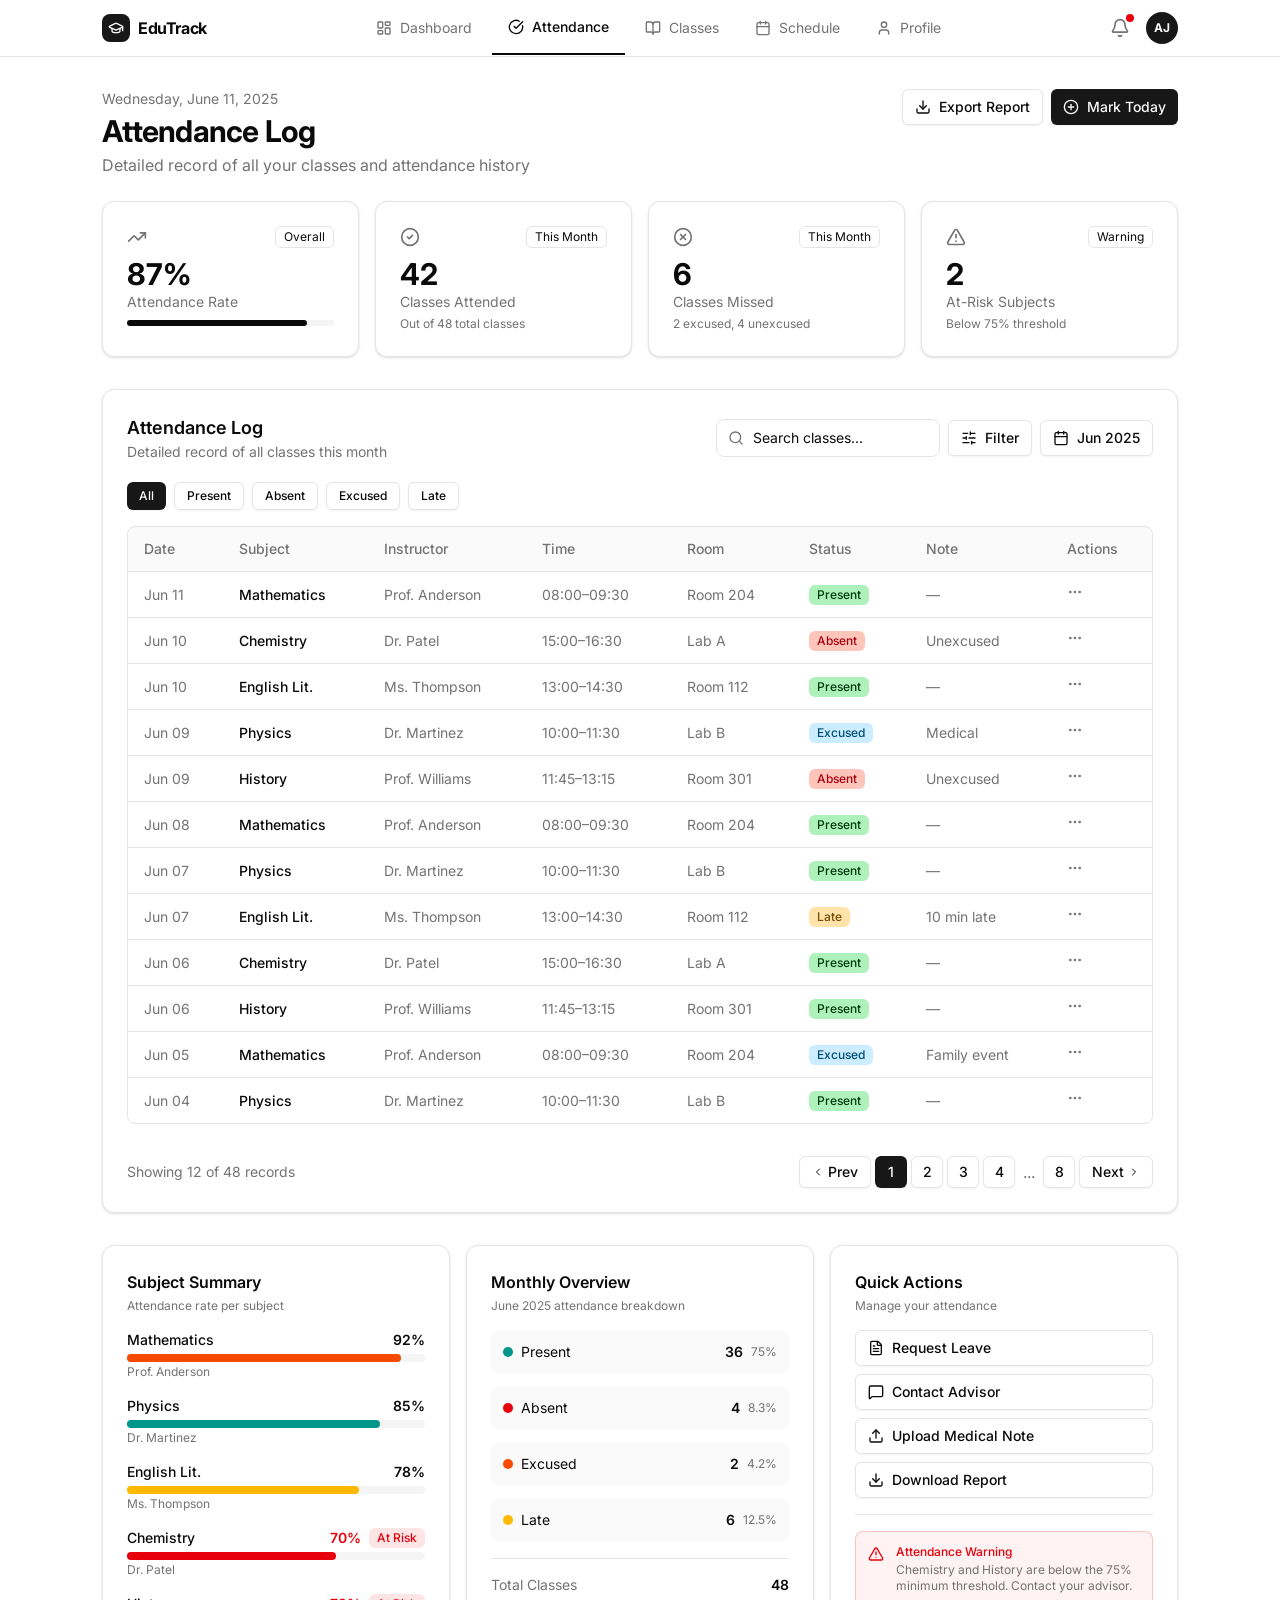
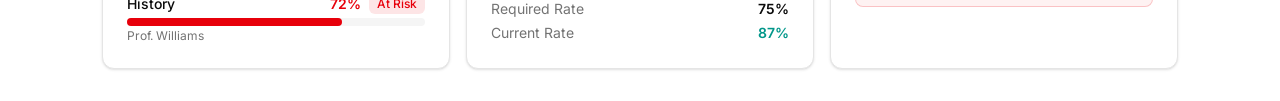
<file: media/Flowstep_ Your AI Design Assistant_files/saved_resource(2).html>
<!DOCTYPE html>
<!-- saved from url=(0012)about:srcdoc -->
<html><head><meta http-equiv="Content-Type" content="text/html; charset=UTF-8">
        
    <link rel="preconnect" href="https://fonts.googleapis.com/" crossorigin="anonymous">
    <link rel="preconnect" href="https://fonts.gstatic.com/" crossorigin="anonymous">
    <link href="https://fonts.googleapis.com/css2?family=Caveat:wght@400..700&amp;family=DM+Sans:ital,opsz,wght@0,9..40,100..1000;1,9..40,100..1000&amp;family=Geist+Mono:wght@100..900&amp;family=Inter:ital,opsz,wght@0,14..32,100..900;1,14..32,100..900&amp;family=Lato:ital,wght@0,100;0,300;0,400;0,700;0,900;1,100;1,300;1,400;1,700;1,900&amp;family=Montserrat:ital,wght@0,100..900;1,100..900&amp;family=Open+Sans:ital,wght@0,300..800;1,300..800&amp;family=Playfair+Display:ital,wght@0,400..900;1,400..900&amp;family=Roboto:ital,wght@0,100..900;1,100..900&amp;family=Source+Serif+4:ital,opsz,wght@0,8..60,200..900;1,8..60,200..900&amp;family=Space+Grotesk:wght@300..700&amp;display=swap" rel="stylesheet" crossorigin="anonymous">
    <meta name="viewport" content="width=device-width, initial-scale=1.0">
    <style type="text/tailwindcss">
    
    /* limit the size of max height elements */
    .h-screen {
      height: 956px !important;
    }
    .min-h-screen {
      min-height: 956px !important;
    }
    
    
    * {
        scrollbar-width: none;
    }

    *::-webkit-scrollbar {
        display: none;
    }

    body {
        font-size: 16px;
        line-height: 24px;
        letter-spacing: 0;
        padding: 0;
        margin: 0;
    }
    
    
    :root {
        font-family: "Inter", ui-sans-serif, system-ui, sans-serif, "Apple Color Emoji", "Segoe UI Emoji", "Segoe UI Symbol", "Noto Color Emoji";
    }

    .font-sans {
        font-family: "Inter", ui-sans-serif, system-ui, sans-serif, "Apple Color Emoji", "Segoe UI Emoji", "Segoe UI Symbol", "Noto Color Emoji";
    }

    .font-mono {
        font-family: "Geist Mono", ui-monospace, SFMono-Regular, Menlo, Monaco, Consolas, "Liberation Mono", "Courier New", monospace;
    }

    .font-serif {
        font-family: "Source Serif 4", "Inter", ui-serif, Georgia, Cambria, "Times New Roman", Times, serif;
    }
    
    @theme inline {
        --radius: 0.65rem;
        --background: oklch(1 0 0);
        --foreground: oklch(0.145 0 0);
        --card: oklch(1 0 0);
        --card-foreground: oklch(0.145 0 0);
        --popover: oklch(1 0 0);
        --popover-foreground: oklch(0.145 0 0);
        --primary: oklch(0.205 0 0);
        --primary-foreground: oklch(0.985 0 0);
        --secondary: oklch(0.97 0 0);
        --secondary-foreground: oklch(0.205 0 0);
        --muted: oklch(0.97 0 0);
        --muted-foreground: oklch(0.556 0 0);
        --accent: oklch(0.97 0 0);
        --accent-foreground: oklch(0.205 0 0);
        --destructive: oklch(0.577 0.245 27.325);
        --border: oklch(0.922 0 0);
        --input: oklch(0.922 0 0);
        --ring: oklch(0.708 0 0);
        --chart-1: oklch(0.646 0.222 41.116);
        --chart-2: oklch(0.6 0.118 184.704);
        --chart-3: oklch(0.398 0.07 227.392);
        --chart-4: oklch(0.828 0.189 84.429);
        --chart-5: oklch(0.769 0.188 70.08);
        --sidebar: oklch(0.985 0 0);
        --sidebar-foreground: oklch(0.145 0 0);
        --sidebar-primary: oklch(0.205 0 0);
        --sidebar-primary-foreground: oklch(0.985 0 0);
        --sidebar-accent: oklch(0.97 0 0);
        --sidebar-accent-foreground: oklch(0.205 0 0);
        --sidebar-border: oklch(0.922 0 0);
        --sidebar-ring: oklch(0.708 0 0);
        --color-background: var(--background);
        --color-foreground: var(--foreground);
        --color-card: var(--card);
        --color-card-foreground: var(--card-foreground);
        --color-popover: var(--popover);
        --color-popover-foreground: var(--popover-foreground);
        --color-primary: var(--primary);
        --color-primary-foreground: var(--primary-foreground);
        --color-secondary: var(--secondary);
        --color-secondary-foreground: var(--secondary-foreground);
        --color-muted: var(--muted);
        --color-muted-foreground: var(--muted-foreground);
        --color-accent: var(--accent);
        --color-accent-foreground: var(--accent-foreground);
        --color-destructive: var(--destructive);
        --color-border: var(--border);
        --color-input: var(--input);
        --color-ring: var(--ring);
        --color-chart-1: var(--chart-1);
        --color-chart-2: var(--chart-2);
        --color-chart-3: var(--chart-3);
        --color-chart-4: var(--chart-4);
        --color-chart-5: var(--chart-5);
        --color-sidebar: var(--sidebar);
        --color-sidebar-foreground: var(--sidebar-foreground);
        --color-sidebar-primary: var(--sidebar-primary);
        --color-sidebar-primary-foreground: var(--sidebar-primary-foreground);
        --color-sidebar-accent: var(--sidebar-accent);
        --color-sidebar-accent-foreground: var(--sidebar-accent-foreground);
        --color-sidebar-border: var(--sidebar-border);
        --color-sidebar-ring: var(--sidebar-ring);
    }
    
    .bg-background {
        background: var(--color-background);
    }
    .bg-foreground {
        background: var(--color-foreground);
    }
    .bg-card {
        background: var(--color-card);
    }
    .bg-card-foreground {
        background: var(--color-card-foreground);
    }
    .bg-popover {
        background: var(--color-popover);
    }
    .bg-popover-foreground {
        background: var(--color-popover-foreground);
    }
    .bg-primary {
        background: var(--color-primary);
    }
    .bg-primary-foreground {
        background: var(--color-primary-foreground);
    }
    .bg-secondary {
        background: var(--color-secondary);
    }
    .bg-secondary-foreground {
        background: var(--color-secondary-foreground);
    }
    .bg-muted {
        background: var(--color-muted);
    }
    .bg-muted-foreground {
        background: var(--color-muted-foreground);
    }
    .bg-accent {
        background: var(--color-accent);
    }
    .bg-accent-foreground {
        background: var(--color-accent-foreground);
    }
    .bg-destructive {
        background: var(--color-destructive);
    }
    .bg-border {
        background: var(--color-border);
    }
    .bg-input {
        background: var(--color-input);
    }
    .bg-ring {
        background: var(--color-ring);
    }

    .text-card {
        color: var(--color-card);
    }
    .text-card-foreground {
        color: var(--color-card-foreground);
    }
    .text-popover {
        color: var(--color-popover);
    }
    .text-popover-foreground {
        color: var(--color-popover-foreground);
    }
    .text-primary {
        color: var(--color-primary);
    }
    .text-primary-foreground {
        color: var(--color-primary-foreground);
    }
    .text-secondary {
        color: var(--color-secondary);
    }
    .text-secondary-foreground {
        color: var(--color-secondary-foreground);
    }
    .text-muted {
        color: var(--color-muted);
    }
    .text-muted-foreground {
        color: var(--color-muted-foreground);
    }
    .text-accent {
        color: var(--color-accent);
    }
    .text-accent-foreground {
        color: var(--color-accent-foreground);
    }
    .text-destructive {
        color: var(--color-destructive);
    }
    .text-border {
        color: var(--color-border);
    }
    .text-input {
        color: var(--color-input);
    }
    .text-ring {
        color: var(--color-ring);
    }
    .border {
        border-color: var(--color-border);
    }
    .border-border {
        border-color: var(--color-border);
    }
    .border-primary {
        border-color: var(--color-primary);
    }
    .border-secondary {
        border-color: var(--color-secondary);
    }
    .border-muted {
        border-color: var(--color-muted);
    }
    .border-accent {
        border-color: var(--color-accent);
    }
    .border-destructive {
        border-color: var(--color-destructive);
    }
    .border-input {
        border-color: var(--color-input);
    }
    .border-ring {
        border-color: var(--color-border);
    }
    .border-t {
        border-color: var(--color-border);
    }
    .border-b {
        border-color: var(--color-border);
    }
    .border-l {
        border-color: var(--color-border);
    }
    .border-r {
        border-color: var(--color-border);
    }    
    </style>
       
        
    <script type="module" src="https://app.flowstep.ai/tailwindStatic.js"></script>    
    <link rel="stylesheet" href="https://app.flowstep.ai/tw-animate.css" crossorigin="anonymous">
     
      <style>/*! tailwindcss v4.1.11 | MIT License | https://tailwindcss.com */
@layer properties;
@layer theme, base, components, utilities;
@layer theme {
  :root, :host {
    --font-sans: ui-sans-serif, system-ui, sans-serif, 'Apple Color Emoji', 'Segoe UI Emoji', 'Segoe UI Symbol',
    'Noto Color Emoji';
    --font-mono: ui-monospace, SFMono-Regular, Menlo, Monaco, Consolas, 'Liberation Mono', 'Courier New',
    monospace;
    --color-neutral-50: oklch(98.5% 0 0);
    --color-neutral-100: oklch(97% 0 0);
    --color-neutral-200: oklch(92.2% 0 0);
    --color-neutral-500: oklch(55.6% 0 0);
    --color-neutral-900: oklch(20.5% 0 0);
    --color-neutral-950: oklch(14.5% 0 0);
    --color-black: #000;
    --color-white: #fff;
    --spacing: 0.25rem;
    --text-xs: 0.75rem;
    --text-xs--line-height: calc(1 / 0.75);
    --text-sm: 0.875rem;
    --text-sm--line-height: calc(1.25 / 0.875);
    --text-base: 1rem;
    --text-base--line-height: calc(1.5 / 1);
    --text-lg: 1.125rem;
    --text-lg--line-height: calc(1.75 / 1.125);
    --text-3xl: 1.875rem;
    --text-3xl--line-height: calc(2.25 / 1.875);
    --font-weight-normal: 400;
    --font-weight-medium: 500;
    --font-weight-semibold: 600;
    --font-weight-bold: 700;
    --tracking-tight: -0.025em;
    --radius-md: 0.375rem;
    --radius-lg: 0.5rem;
    --radius-xl: 0.75rem;
    --default-transition-duration: 150ms;
    --default-transition-timing-function: cubic-bezier(0.4, 0, 0.2, 1);
    --default-font-family: var(--font-sans);
    --default-mono-font-family: var(--font-mono);
    --background: oklch(1 0 0);
    --foreground: oklch(0.145 0 0);
    --card: oklch(1 0 0);
    --card-foreground: oklch(0.145 0 0);
    --popover: oklch(1 0 0);
    --popover-foreground: oklch(0.145 0 0);
    --primary: oklch(0.205 0 0);
    --primary-foreground: oklch(0.985 0 0);
    --secondary: oklch(0.97 0 0);
    --secondary-foreground: oklch(0.205 0 0);
    --muted: oklch(0.97 0 0);
    --muted-foreground: oklch(0.556 0 0);
    --accent: oklch(0.97 0 0);
    --accent-foreground: oklch(0.205 0 0);
    --destructive: oklch(0.577 0.245 27.325);
    --border: oklch(0.922 0 0);
    --input: oklch(0.922 0 0);
    --ring: oklch(0.708 0 0);
    --color-background: var(--background);
    --color-foreground: var(--foreground);
    --color-card: var(--card);
    --color-card-foreground: var(--card-foreground);
    --color-popover: var(--popover);
    --color-popover-foreground: var(--popover-foreground);
    --color-primary: var(--primary);
    --color-primary-foreground: var(--primary-foreground);
    --color-secondary: var(--secondary);
    --color-secondary-foreground: var(--secondary-foreground);
    --color-muted: var(--muted);
    --color-muted-foreground: var(--muted-foreground);
    --color-accent: var(--accent);
    --color-accent-foreground: var(--accent-foreground);
    --color-destructive: var(--destructive);
    --color-border: var(--border);
    --color-input: var(--input);
    --color-ring: var(--ring);
  }
}
@layer base {
  *, ::after, ::before, ::backdrop, ::file-selector-button {
    box-sizing: border-box;
    margin: 0;
    padding: 0;
    border: 0 solid;
  }
  html, :host {
    line-height: 1.5;
    -webkit-text-size-adjust: 100%;
    tab-size: 4;
    font-family: var(--default-font-family, ui-sans-serif, system-ui, sans-serif, 'Apple Color Emoji', 'Segoe UI Emoji', 'Segoe UI Symbol', 'Noto Color Emoji');
    font-feature-settings: var(--default-font-feature-settings, normal);
    font-variation-settings: var(--default-font-variation-settings, normal);
    -webkit-tap-highlight-color: transparent;
  }
  hr {
    height: 0;
    color: inherit;
    border-top-width: 1px;
  }
  abbr:where([title]) {
    -webkit-text-decoration: underline dotted;
    text-decoration: underline dotted;
  }
  h1, h2, h3, h4, h5, h6 {
    font-size: inherit;
    font-weight: inherit;
  }
  a {
    color: inherit;
    -webkit-text-decoration: inherit;
    text-decoration: inherit;
  }
  b, strong {
    font-weight: bolder;
  }
  code, kbd, samp, pre {
    font-family: var(--default-mono-font-family, ui-monospace, SFMono-Regular, Menlo, Monaco, Consolas, 'Liberation Mono', 'Courier New', monospace);
    font-feature-settings: var(--default-mono-font-feature-settings, normal);
    font-variation-settings: var(--default-mono-font-variation-settings, normal);
    font-size: 1em;
  }
  small {
    font-size: 80%;
  }
  sub, sup {
    font-size: 75%;
    line-height: 0;
    position: relative;
    vertical-align: baseline;
  }
  sub {
    bottom: -0.25em;
  }
  sup {
    top: -0.5em;
  }
  table {
    text-indent: 0;
    border-color: inherit;
    border-collapse: collapse;
  }
  :-moz-focusring {
    outline: auto;
  }
  progress {
    vertical-align: baseline;
  }
  summary {
    display: list-item;
  }
  ol, ul, menu {
    list-style: none;
  }
  img, svg, video, canvas, audio, iframe, embed, object {
    display: block;
    vertical-align: middle;
  }
  img, video {
    max-width: 100%;
    height: auto;
  }
  button, input, select, optgroup, textarea, ::file-selector-button {
    font: inherit;
    font-feature-settings: inherit;
    font-variation-settings: inherit;
    letter-spacing: inherit;
    color: inherit;
    border-radius: 0;
    background-color: transparent;
    opacity: 1;
  }
  :where(select:is([multiple], [size])) optgroup {
    font-weight: bolder;
  }
  :where(select:is([multiple], [size])) optgroup option {
    padding-inline-start: 20px;
  }
  ::file-selector-button {
    margin-inline-end: 4px;
  }
  ::placeholder {
    opacity: 1;
  }
  @supports (not (-webkit-appearance: -apple-pay-button))  or (contain-intrinsic-size: 1px) {
    ::placeholder {
      color: currentcolor;
      @supports (color: color-mix(in lab, red, red)) {
        color: color-mix(in oklab, currentcolor 50%, transparent);
      }
    }
  }
  textarea {
    resize: vertical;
  }
  ::-webkit-search-decoration {
    -webkit-appearance: none;
  }
  ::-webkit-date-and-time-value {
    min-height: 1lh;
    text-align: inherit;
  }
  ::-webkit-datetime-edit {
    display: inline-flex;
  }
  ::-webkit-datetime-edit-fields-wrapper {
    padding: 0;
  }
  ::-webkit-datetime-edit, ::-webkit-datetime-edit-year-field, ::-webkit-datetime-edit-month-field, ::-webkit-datetime-edit-day-field, ::-webkit-datetime-edit-hour-field, ::-webkit-datetime-edit-minute-field, ::-webkit-datetime-edit-second-field, ::-webkit-datetime-edit-millisecond-field, ::-webkit-datetime-edit-meridiem-field {
    padding-block: 0;
  }
  :-moz-ui-invalid {
    box-shadow: none;
  }
  button, input:where([type='button'], [type='reset'], [type='submit']), ::file-selector-button {
    appearance: button;
  }
  ::-webkit-inner-spin-button, ::-webkit-outer-spin-button {
    height: auto;
  }
  [hidden]:where(:not([hidden='until-found'])) {
    display: none !important;
  }
}
@layer utilities {
  .\@container\/card-header {
    container-type: inline-size;
    container-name: card-header;
  }
  .absolute {
    position: absolute;
  }
  .relative {
    position: relative;
  }
  .-top-1 {
    top: calc(var(--spacing) * -1);
  }
  .top-1\/2 {
    top: calc(1/2 * 100%);
  }
  .-right-1 {
    right: calc(var(--spacing) * -1);
  }
  .left-3 {
    left: calc(var(--spacing) * 3);
  }
  .mx-auto {
    margin-inline: auto;
  }
  .mt-0\.5 {
    margin-top: calc(var(--spacing) * 0.5);
  }
  .mt-1 {
    margin-top: calc(var(--spacing) * 1);
  }
  .mt-2 {
    margin-top: calc(var(--spacing) * 2);
  }
  .mt-4 {
    margin-top: calc(var(--spacing) * 4);
  }
  .mb-1 {
    margin-bottom: calc(var(--spacing) * 1);
  }
  .mb-2 {
    margin-bottom: calc(var(--spacing) * 2);
  }
  .mb-4 {
    margin-bottom: calc(var(--spacing) * 4);
  }
  .mb-6 {
    margin-bottom: calc(var(--spacing) * 6);
  }
  .mb-8 {
    margin-bottom: calc(var(--spacing) * 8);
  }
  .flex {
    display: flex;
  }
  .grid {
    display: grid;
  }
  .inline-flex {
    display: inline-flex;
  }
  .size-3 {
    width: calc(var(--spacing) * 3);
    height: calc(var(--spacing) * 3);
  }
  .size-4 {
    width: calc(var(--spacing) * 4);
    height: calc(var(--spacing) * 4);
  }
  .size-5 {
    width: calc(var(--spacing) * 5);
    height: calc(var(--spacing) * 5);
  }
  .h-1\.5 {
    height: calc(var(--spacing) * 1.5);
  }
  .h-2 {
    height: calc(var(--spacing) * 2);
  }
  .h-2\.5 {
    height: calc(var(--spacing) * 2.5);
  }
  .h-7 {
    height: calc(var(--spacing) * 7);
  }
  .h-8 {
    height: calc(var(--spacing) * 8);
  }
  .h-9 {
    height: calc(var(--spacing) * 9);
  }
  .h-14 {
    height: calc(var(--spacing) * 14);
  }
  .h-fit {
    height: fit-content;
  }
  .min-h-screen {
    min-height: 100vh;
  }
  .w-2 {
    width: calc(var(--spacing) * 2);
  }
  .w-2\.5 {
    width: calc(var(--spacing) * 2.5);
  }
  .w-7 {
    width: calc(var(--spacing) * 7);
  }
  .w-8 {
    width: calc(var(--spacing) * 8);
  }
  .w-56 {
    width: calc(var(--spacing) * 56);
  }
  .w-\[70\%\] {
    width: 70%;
  }
  .w-\[72\%\] {
    width: 72%;
  }
  .w-\[78\%\] {
    width: 78%;
  }
  .w-\[85\%\] {
    width: 85%;
  }
  .w-\[87\%\] {
    width: 87%;
  }
  .w-\[92\%\] {
    width: 92%;
  }
  .w-fit {
    width: fit-content;
  }
  .w-full {
    width: 100%;
  }
  .w-screen {
    width: 100vw;
  }
  .max-w-\[1140px\] {
    max-width: 1140px;
  }
  .max-w-screen {
    max-width: 100vw;
  }
  .min-w-fit {
    min-width: fit-content;
  }
  .min-w-screen {
    min-width: 100vw;
  }
  .shrink-0 {
    flex-shrink: 0;
  }
  .-translate-y-1\/2 {
    --tw-translate-y: calc(calc(1/2 * 100%) * -1);
    translate: var(--tw-translate-x) var(--tw-translate-y);
  }
  .auto-rows-min {
    grid-auto-rows: min-content;
  }
  .grid-cols-3 {
    grid-template-columns: repeat(3, minmax(0, 1fr));
  }
  .grid-cols-4 {
    grid-template-columns: repeat(4, minmax(0, 1fr));
  }
  .grid-rows-\[auto_auto\] {
    grid-template-rows: auto auto;
  }
  .flex-col {
    flex-direction: column;
  }
  .items-center {
    align-items: center;
  }
  .items-start {
    align-items: flex-start;
  }
  .justify-between {
    justify-content: space-between;
  }
  .justify-center {
    justify-content: center;
  }
  .justify-start {
    justify-content: flex-start;
  }
  .gap-1 {
    gap: calc(var(--spacing) * 1);
  }
  .gap-2 {
    gap: calc(var(--spacing) * 2);
  }
  .gap-3 {
    gap: calc(var(--spacing) * 3);
  }
  .gap-4 {
    gap: calc(var(--spacing) * 4);
  }
  .space-y-2 {
    :where(& > :not(:last-child)) {
      --tw-space-y-reverse: 0;
      margin-block-start: calc(calc(var(--spacing) * 2) * var(--tw-space-y-reverse));
      margin-block-end: calc(calc(var(--spacing) * 2) * calc(1 - var(--tw-space-y-reverse)));
    }
  }
  .space-y-3 {
    :where(& > :not(:last-child)) {
      --tw-space-y-reverse: 0;
      margin-block-start: calc(calc(var(--spacing) * 3) * var(--tw-space-y-reverse));
      margin-block-end: calc(calc(var(--spacing) * 3) * calc(1 - var(--tw-space-y-reverse)));
    }
  }
  .space-y-4 {
    :where(& > :not(:last-child)) {
      --tw-space-y-reverse: 0;
      margin-block-start: calc(calc(var(--spacing) * 4) * var(--tw-space-y-reverse));
      margin-block-end: calc(calc(var(--spacing) * 4) * calc(1 - var(--tw-space-y-reverse)));
    }
  }
  .overflow-hidden {
    overflow: hidden;
  }
  .overflow-visible {
    overflow: visible;
  }
  .rounded-full {
    border-radius: calc(infinity * 1px);
  }
  .rounded-lg {
    border-radius: var(--radius-lg);
  }
  .rounded-md {
    border-radius: var(--radius-md);
  }
  .rounded-xl {
    border-radius: var(--radius-xl);
  }
  .border {
    border-style: var(--tw-border-style);
    border-width: 1px;
  }
  .border-0 {
    border-style: var(--tw-border-style);
    border-width: 0px;
  }
  .border-1 {
    border-style: var(--tw-border-style);
    border-width: 1px;
  }
  .border-t-0 {
    border-top-style: var(--tw-border-style);
    border-top-width: 0px;
  }
  .border-t-1 {
    border-top-style: var(--tw-border-style);
    border-top-width: 1px;
  }
  .border-r-0 {
    border-right-style: var(--tw-border-style);
    border-right-width: 0px;
  }
  .border-b-0 {
    border-bottom-style: var(--tw-border-style);
    border-bottom-width: 0px;
  }
  .border-b-1 {
    border-bottom-style: var(--tw-border-style);
    border-bottom-width: 1px;
  }
  .border-b-2 {
    border-bottom-style: var(--tw-border-style);
    border-bottom-width: 2px;
  }
  .border-l-0 {
    border-left-style: var(--tw-border-style);
    border-left-width: 0px;
  }
  .border-solid {
    --tw-border-style: solid;
    border-style: solid;
  }
  .border-\[\#e7000b\]\/20 {
    border-color: color-mix(in oklab, #e7000b 20%, transparent);
  }
  .border-black\/1 {
    border-color: color-mix(in srgb, #000 1%, transparent);
    @supports (color: color-mix(in lab, red, red)) {
      border-color: color-mix(in oklab, var(--color-black) 1%, transparent);
    }
  }
  .border-neutral-200 {
    border-color: var(--color-neutral-200);
  }
  .border-neutral-900 {
    border-color: var(--color-neutral-900);
  }
  .border-neutral-950 {
    border-color: var(--color-neutral-950);
  }
  .bg-\[\#e7000b\] {
    background-color: #e7000b;
  }
  .bg-\[\#e7000b\]\/5 {
    background-color: color-mix(in oklab, #e7000b 5%, transparent);
  }
  .bg-\[\#e7000b\]\/10 {
    background-color: color-mix(in oklab, #e7000b 10%, transparent);
  }
  .bg-\[oklch\(0\.6_0\.118_184\.704\)\] {
    background-color: oklch(0.6 0.118 184.704);
  }
  .bg-\[oklch\(0\.9_0\.1_150\)\] {
    background-color: oklch(0.9 0.1 150);
  }
  .bg-\[oklch\(0\.93_0\.05_240\)\] {
    background-color: oklch(0.93 0.05 240);
  }
  .bg-\[oklch\(0\.93_0\.08_80\)\] {
    background-color: oklch(0.93 0.08 80);
  }
  .bg-\[oklch\(0\.95_0\.15_25\)\] {
    background-color: oklch(0.95 0.15 25);
  }
  .bg-\[oklch\(0\.646_0\.222_41\.116\)\] {
    background-color: oklch(0.646 0.222 41.116);
  }
  .bg-\[oklch\(0\.828_0\.189_84\.429\)\] {
    background-color: oklch(0.828 0.189 84.429);
  }
  .bg-background {
    background-color: var(--background);
  }
  .bg-card {
    background-color: var(--card);
  }
  .bg-neutral-100 {
    background-color: var(--color-neutral-100);
  }
  .bg-neutral-100\/50 {
    background-color: color-mix(in srgb, oklch(97% 0 0) 50%, transparent);
    @supports (color: color-mix(in lab, red, red)) {
      background-color: color-mix(in oklab, var(--color-neutral-100) 50%, transparent);
    }
  }
  .bg-neutral-900 {
    background-color: var(--color-neutral-900);
  }
  .bg-neutral-950 {
    background-color: var(--color-neutral-950);
  }
  .bg-white {
    background-color: var(--color-white);
  }
  .p-0 {
    padding: calc(var(--spacing) * 0);
  }
  .p-3 {
    padding: calc(var(--spacing) * 3);
  }
  .p-4 {
    padding: calc(var(--spacing) * 4);
  }
  .p-6 {
    padding: calc(var(--spacing) * 6);
  }
  .p-8 {
    padding: calc(var(--spacing) * 8);
  }
  .px-0 {
    padding-inline: calc(var(--spacing) * 0);
  }
  .px-1 {
    padding-inline: calc(var(--spacing) * 1);
  }
  .px-2 {
    padding-inline: calc(var(--spacing) * 2);
  }
  .px-3 {
    padding-inline: calc(var(--spacing) * 3);
  }
  .px-4 {
    padding-inline: calc(var(--spacing) * 4);
  }
  .px-8 {
    padding-inline: calc(var(--spacing) * 8);
  }
  .py-0\.5 {
    padding-block: calc(var(--spacing) * 0.5);
  }
  .py-2 {
    padding-block: calc(var(--spacing) * 2);
  }
  .py-3 {
    padding-block: calc(var(--spacing) * 3);
  }
  .pt-4 {
    padding-top: calc(var(--spacing) * 4);
  }
  .pr-4 {
    padding-right: calc(var(--spacing) * 4);
  }
  .pb-0 {
    padding-bottom: calc(var(--spacing) * 0);
  }
  .pl-9 {
    padding-left: calc(var(--spacing) * 9);
  }
  .text-left {
    text-align: left;
  }
  .text-3xl {
    font-size: var(--text-3xl);
    line-height: var(--tw-leading, var(--text-3xl--line-height));
  }
  .text-base {
    font-size: var(--text-base);
    line-height: var(--tw-leading, var(--text-base--line-height));
  }
  .text-lg {
    font-size: var(--text-lg);
    line-height: var(--tw-leading, var(--text-lg--line-height));
  }
  .text-sm {
    font-size: var(--text-sm);
    line-height: var(--tw-leading, var(--text-sm--line-height));
  }
  .text-xs {
    font-size: var(--text-xs);
    line-height: var(--tw-leading, var(--text-xs--line-height));
  }
  .leading-4 {
    --tw-leading: calc(var(--spacing) * 4);
    line-height: calc(var(--spacing) * 4);
  }
  .leading-5 {
    --tw-leading: calc(var(--spacing) * 5);
    line-height: calc(var(--spacing) * 5);
  }
  .leading-6 {
    --tw-leading: calc(var(--spacing) * 6);
    line-height: calc(var(--spacing) * 6);
  }
  .leading-7 {
    --tw-leading: calc(var(--spacing) * 7);
    line-height: calc(var(--spacing) * 7);
  }
  .leading-9 {
    --tw-leading: calc(var(--spacing) * 9);
    line-height: calc(var(--spacing) * 9);
  }
  .font-bold {
    --tw-font-weight: var(--font-weight-bold);
    font-weight: var(--font-weight-bold);
  }
  .font-medium {
    --tw-font-weight: var(--font-weight-medium);
    font-weight: var(--font-weight-medium);
  }
  .font-normal {
    --tw-font-weight: var(--font-weight-normal);
    font-weight: var(--font-weight-normal);
  }
  .font-semibold {
    --tw-font-weight: var(--font-weight-semibold);
    font-weight: var(--font-weight-semibold);
  }
  .tracking-tight {
    --tw-tracking: var(--tracking-tight);
    letter-spacing: var(--tracking-tight);
  }
  .whitespace-nowrap {
    white-space: nowrap;
  }
  .text-\[\#e7000b\] {
    color: #e7000b;
  }
  .text-\[oklch\(0\.3_0\.1_150\)\] {
    color: oklch(0.3 0.1 150);
  }
  .text-\[oklch\(0\.4_0\.1_240\)\] {
    color: oklch(0.4 0.1 240);
  }
  .text-\[oklch\(0\.6_0\.118_184\.704\)\] {
    color: oklch(0.6 0.118 184.704);
  }
  .text-\[oklch\(0\.45_0\.2_25\)\] {
    color: oklch(0.45 0.2 25);
  }
  .text-\[oklch\(0\.45_0\.12_80\)\] {
    color: oklch(0.45 0.12 80);
  }
  .text-card-foreground {
    color: var(--card-foreground);
  }
  .text-foreground {
    color: var(--foreground);
  }
  .text-neutral-50 {
    color: var(--color-neutral-50);
  }
  .text-neutral-500 {
    color: var(--color-neutral-500);
  }
  .text-neutral-950 {
    color: var(--color-neutral-950);
  }
  .shadow-sm {
    --tw-shadow: 0 1px 3px 0 var(--tw-shadow-color, rgb(0 0 0 / 0.1)), 0 1px 2px -1px var(--tw-shadow-color, rgb(0 0 0 / 0.1));
    box-shadow: var(--tw-inset-shadow), var(--tw-inset-ring-shadow), var(--tw-ring-offset-shadow), var(--tw-ring-shadow), var(--tw-shadow);
  }
  .shadow-xs {
    --tw-shadow: 0 1px 2px 0 var(--tw-shadow-color, rgb(0 0 0 / 0.05));
    box-shadow: var(--tw-inset-shadow), var(--tw-inset-ring-shadow), var(--tw-ring-offset-shadow), var(--tw-ring-shadow), var(--tw-shadow);
  }
  .transition-\[color\,box-shadow\] {
    transition-property: color,box-shadow;
    transition-timing-function: var(--tw-ease, var(--default-transition-timing-function));
    transition-duration: var(--tw-duration, var(--default-transition-duration));
  }
  .transition-all {
    transition-property: all;
    transition-timing-function: var(--tw-ease, var(--default-transition-timing-function));
    transition-duration: var(--tw-duration, var(--default-transition-duration));
  }
  .transition-colors {
    transition-property: color, background-color, border-color, outline-color, text-decoration-color, fill, stroke, --tw-gradient-from, --tw-gradient-via, --tw-gradient-to;
    transition-timing-function: var(--tw-ease, var(--default-transition-timing-function));
    transition-duration: var(--tw-duration, var(--default-transition-duration));
  }
  .outline-none {
    --tw-outline-style: none;
    outline-style: none;
  }
  .hover\:bg-accent {
    &:hover {
      @media (hover: hover) {
        background-color: var(--accent);
      }
    }
  }
  .hover\:bg-primary\/90 {
    &:hover {
      @media (hover: hover) {
        background-color: color-mix(in srgb, oklch(0.205 0 0) 90%, transparent);
        @supports (color: color-mix(in lab, red, red)) {
          background-color: color-mix(in oklab, var(--primary) 90%, transparent);
        }
      }
    }
  }
  .hover\:text-accent-foreground {
    &:hover {
      @media (hover: hover) {
        color: var(--accent-foreground);
      }
    }
  }
  .focus-visible\:border-ring {
    &:focus-visible {
      border-color: var(--ring);
    }
  }
  .focus-visible\:ring-\[3px\] {
    &:focus-visible {
      --tw-ring-shadow: var(--tw-ring-inset,) 0 0 0 calc(3px + var(--tw-ring-offset-width)) var(--tw-ring-color, currentcolor);
      box-shadow: var(--tw-inset-shadow), var(--tw-inset-ring-shadow), var(--tw-ring-offset-shadow), var(--tw-ring-shadow), var(--tw-shadow);
    }
  }
  .focus-visible\:ring-ring\/50 {
    &:focus-visible {
      --tw-ring-color: color-mix(in srgb, oklch(0.708 0 0) 50%, transparent);
      @supports (color: color-mix(in lab, red, red)) {
        --tw-ring-color: color-mix(in oklab, var(--ring) 50%, transparent);
      }
    }
  }
  .disabled\:pointer-events-none {
    &:disabled {
      pointer-events: none;
    }
  }
  .disabled\:opacity-50 {
    &:disabled {
      opacity: 50%;
    }
  }
  .has-data-\[slot\=card-action\]\:grid-cols-\[1fr_auto\] {
    &:has(*[data-slot="card-action"]) {
      grid-template-columns: 1fr auto;
    }
  }
  .has-\[\>svg\]\:px-3 {
    &:has(>svg) {
      padding-inline: calc(var(--spacing) * 3);
    }
  }
  .aria-invalid\:border-destructive {
    &[aria-invalid="true"] {
      border-color: var(--destructive);
    }
  }
  .aria-invalid\:ring-destructive\/20 {
    &[aria-invalid="true"] {
      --tw-ring-color: color-mix(in srgb, oklch(0.577 0.245 27.325) 20%, transparent);
      @supports (color: color-mix(in lab, red, red)) {
        --tw-ring-color: color-mix(in oklab, var(--destructive) 20%, transparent);
      }
    }
  }
  .dark\:border-input {
    @media (prefers-color-scheme: dark) {
      border-color: var(--input);
    }
  }
  .dark\:bg-input\/30 {
    @media (prefers-color-scheme: dark) {
      background-color: color-mix(in srgb, oklch(0.922 0 0) 30%, transparent);
      @supports (color: color-mix(in lab, red, red)) {
        background-color: color-mix(in oklab, var(--input) 30%, transparent);
      }
    }
  }
  .dark\:hover\:bg-input\/50 {
    @media (prefers-color-scheme: dark) {
      &:hover {
        @media (hover: hover) {
          background-color: color-mix(in srgb, oklch(0.922 0 0) 50%, transparent);
          @supports (color: color-mix(in lab, red, red)) {
            background-color: color-mix(in oklab, var(--input) 50%, transparent);
          }
        }
      }
    }
  }
  .dark\:aria-invalid\:ring-destructive\/40 {
    @media (prefers-color-scheme: dark) {
      &[aria-invalid="true"] {
        --tw-ring-color: color-mix(in srgb, oklch(0.577 0.245 27.325) 40%, transparent);
        @supports (color: color-mix(in lab, red, red)) {
          --tw-ring-color: color-mix(in oklab, var(--destructive) 40%, transparent);
        }
      }
    }
  }
  .\[\&_svg\]\:pointer-events-none {
    & svg {
      pointer-events: none;
    }
  }
  .\[\&_svg\]\:shrink-0 {
    & svg {
      flex-shrink: 0;
    }
  }
  .\[\&_svg\:not\(\[class\*\=\'size-\'\]\)\]\:size-4 {
    & svg:not([class*='size-']) {
      width: calc(var(--spacing) * 4);
      height: calc(var(--spacing) * 4);
    }
  }
  .\[\.border-b\]\:pb-6 {
    &:is(.border-b) {
      padding-bottom: calc(var(--spacing) * 6);
    }
  }
  .\[\.border-t\]\:pt-6 {
    &:is(.border-t) {
      padding-top: calc(var(--spacing) * 6);
    }
  }
  .\[\&\>svg\]\:pointer-events-none {
    &>svg {
      pointer-events: none;
    }
  }
  .\[\&\>svg\]\:size-3 {
    &>svg {
      width: calc(var(--spacing) * 3);
      height: calc(var(--spacing) * 3);
    }
  }
  .\[a\&\]\:hover\:bg-accent {
    a& {
      &:hover {
        @media (hover: hover) {
          background-color: var(--accent);
        }
      }
    }
  }
  .\[a\&\]\:hover\:bg-primary\/90 {
    a& {
      &:hover {
        @media (hover: hover) {
          background-color: color-mix(in srgb, oklch(0.205 0 0) 90%, transparent);
          @supports (color: color-mix(in lab, red, red)) {
            background-color: color-mix(in oklab, var(--primary) 90%, transparent);
          }
        }
      }
    }
  }
  .\[a\&\]\:hover\:text-accent-foreground {
    a& {
      &:hover {
        @media (hover: hover) {
          color: var(--accent-foreground);
        }
      }
    }
  }
}
.h-screen {
  height: 956px !important;
}
.min-h-screen {
  min-height: 956px !important;
}
* {
  scrollbar-width: none;
}
*::-webkit-scrollbar {
  display: none;
}
body {
  font-size: 16px;
  line-height: 24px;
  letter-spacing: 0;
  padding: 0;
  margin: 0;
}
:root {
  font-family: "Inter", ui-sans-serif, system-ui, sans-serif, "Apple Color Emoji", "Segoe UI Emoji", "Segoe UI Symbol", "Noto Color Emoji";
}
.font-sans {
  font-family: "Inter", ui-sans-serif, system-ui, sans-serif, "Apple Color Emoji", "Segoe UI Emoji", "Segoe UI Symbol", "Noto Color Emoji";
}
.font-mono {
  font-family: "Geist Mono", ui-monospace, SFMono-Regular, Menlo, Monaco, Consolas, "Liberation Mono", "Courier New", monospace;
}
.font-serif {
  font-family: "Source Serif 4", "Inter", ui-serif, Georgia, Cambria, "Times New Roman", Times, serif;
}
.bg-background {
  background: var(--color-background);
}
.bg-foreground {
  background: var(--color-foreground);
}
.bg-card {
  background: var(--color-card);
}
.bg-card-foreground {
  background: var(--color-card-foreground);
}
.bg-popover {
  background: var(--color-popover);
}
.bg-popover-foreground {
  background: var(--color-popover-foreground);
}
.bg-primary {
  background: var(--color-primary);
}
.bg-primary-foreground {
  background: var(--color-primary-foreground);
}
.bg-secondary {
  background: var(--color-secondary);
}
.bg-secondary-foreground {
  background: var(--color-secondary-foreground);
}
.bg-muted {
  background: var(--color-muted);
}
.bg-muted-foreground {
  background: var(--color-muted-foreground);
}
.bg-accent {
  background: var(--color-accent);
}
.bg-accent-foreground {
  background: var(--color-accent-foreground);
}
.bg-destructive {
  background: var(--color-destructive);
}
.bg-border {
  background: var(--color-border);
}
.bg-input {
  background: var(--color-input);
}
.bg-ring {
  background: var(--color-ring);
}
.text-card {
  color: var(--color-card);
}
.text-card-foreground {
  color: var(--color-card-foreground);
}
.text-popover {
  color: var(--color-popover);
}
.text-popover-foreground {
  color: var(--color-popover-foreground);
}
.text-primary {
  color: var(--color-primary);
}
.text-primary-foreground {
  color: var(--color-primary-foreground);
}
.text-secondary {
  color: var(--color-secondary);
}
.text-secondary-foreground {
  color: var(--color-secondary-foreground);
}
.text-muted {
  color: var(--color-muted);
}
.text-muted-foreground {
  color: var(--color-muted-foreground);
}
.text-accent {
  color: var(--color-accent);
}
.text-accent-foreground {
  color: var(--color-accent-foreground);
}
.text-destructive {
  color: var(--color-destructive);
}
.text-border {
  color: var(--color-border);
}
.text-input {
  color: var(--color-input);
}
.text-ring {
  color: var(--color-ring);
}
.border {
  border-color: var(--color-border);
}
.border-border {
  border-color: var(--color-border);
}
.border-primary {
  border-color: var(--color-primary);
}
.border-secondary {
  border-color: var(--color-secondary);
}
.border-muted {
  border-color: var(--color-muted);
}
.border-accent {
  border-color: var(--color-accent);
}
.border-destructive {
  border-color: var(--color-destructive);
}
.border-input {
  border-color: var(--color-input);
}
.border-ring {
  border-color: var(--color-border);
}
.border-t {
  border-color: var(--color-border);
}
.border-b {
  border-color: var(--color-border);
}
.border-l {
  border-color: var(--color-border);
}
.border-r {
  border-color: var(--color-border);
}
@property --tw-translate-x {
  syntax: "*";
  inherits: false;
  initial-value: 0;
}
@property --tw-translate-y {
  syntax: "*";
  inherits: false;
  initial-value: 0;
}
@property --tw-translate-z {
  syntax: "*";
  inherits: false;
  initial-value: 0;
}
@property --tw-space-y-reverse {
  syntax: "*";
  inherits: false;
  initial-value: 0;
}
@property --tw-border-style {
  syntax: "*";
  inherits: false;
  initial-value: solid;
}
@property --tw-leading {
  syntax: "*";
  inherits: false;
}
@property --tw-font-weight {
  syntax: "*";
  inherits: false;
}
@property --tw-tracking {
  syntax: "*";
  inherits: false;
}
@property --tw-shadow {
  syntax: "*";
  inherits: false;
  initial-value: 0 0 #0000;
}
@property --tw-shadow-color {
  syntax: "*";
  inherits: false;
}
@property --tw-shadow-alpha {
  syntax: "<percentage>";
  inherits: false;
  initial-value: 100%;
}
@property --tw-inset-shadow {
  syntax: "*";
  inherits: false;
  initial-value: 0 0 #0000;
}
@property --tw-inset-shadow-color {
  syntax: "*";
  inherits: false;
}
@property --tw-inset-shadow-alpha {
  syntax: "<percentage>";
  inherits: false;
  initial-value: 100%;
}
@property --tw-ring-color {
  syntax: "*";
  inherits: false;
}
@property --tw-ring-shadow {
  syntax: "*";
  inherits: false;
  initial-value: 0 0 #0000;
}
@property --tw-inset-ring-color {
  syntax: "*";
  inherits: false;
}
@property --tw-inset-ring-shadow {
  syntax: "*";
  inherits: false;
  initial-value: 0 0 #0000;
}
@property --tw-ring-inset {
  syntax: "*";
  inherits: false;
}
@property --tw-ring-offset-width {
  syntax: "<length>";
  inherits: false;
  initial-value: 0px;
}
@property --tw-ring-offset-color {
  syntax: "*";
  inherits: false;
  initial-value: #fff;
}
@property --tw-ring-offset-shadow {
  syntax: "*";
  inherits: false;
  initial-value: 0 0 #0000;
}
@layer properties {
  @supports ((-webkit-hyphens: none) and (not (margin-trim: inline))) or ((-moz-orient: inline) and (not (color:rgb(from red r g b)))) {
    *, ::before, ::after, ::backdrop {
      --tw-translate-x: 0;
      --tw-translate-y: 0;
      --tw-translate-z: 0;
      --tw-space-y-reverse: 0;
      --tw-border-style: solid;
      --tw-leading: initial;
      --tw-font-weight: initial;
      --tw-tracking: initial;
      --tw-shadow: 0 0 #0000;
      --tw-shadow-color: initial;
      --tw-shadow-alpha: 100%;
      --tw-inset-shadow: 0 0 #0000;
      --tw-inset-shadow-color: initial;
      --tw-inset-shadow-alpha: 100%;
      --tw-ring-color: initial;
      --tw-ring-shadow: 0 0 #0000;
      --tw-inset-ring-color: initial;
      --tw-inset-ring-shadow: 0 0 #0000;
      --tw-ring-inset: initial;
      --tw-ring-offset-width: 0px;
      --tw-ring-offset-color: #fff;
      --tw-ring-offset-shadow: 0 0 #0000;
    }
  }
}
</style></head>
      <body>
        <div style="position:absolute;top:0;left:0;" id="id2bb54167"><div class="frame-content"><div class="screenshot-container"><div class="bg-white text-neutral-950 w-full h-fit h-fit min-h-screen w-screen min-w-screen max-w-screen overflow-visible" data-id="65055201-1cf2-5c0d-afc7-d3380798d098"><nav class="bg-white border-neutral-200 border-t-0 border-r-0 border-b-1 border-l-0 border-solid w-full" data-id="2018600b-c639-5b4b-9c05-42bec9839243"><div class="max-w-[1140px] flex mx-auto px-8 justify-between items-center h-14" data-id="1849b588-658e-5fff-9c42-db3e47269c09"><div class="flex items-center gap-2" data-id="efc4369d-2d32-5c18-a01b-c959c2b718fd"><div class="rounded-lg bg-neutral-900 flex justify-center items-center w-7 h-7" data-id="3e99aa41-63ec-5978-8b6e-cae9650a6188"><svg xmlns="http://www.w3.org/2000/svg" width="24" height="24" viewBox="0 0 24 24" fill="none" stroke="currentColor" stroke-width="2" stroke-linecap="round" stroke-linejoin="round" class="lucide lucide-graduation-cap size-4 text-neutral-50" aria-hidden="true" data-id="7bdd172b-6b11-55fd-a6e6-733446b7e038"><path d="M21.42 10.922a1 1 0 0 0-.019-1.838L12.83 5.18a2 2 0 0 0-1.66 0L2.6 9.08a1 1 0 0 0 0 1.832l8.57 3.908a2 2 0 0 0 1.66 0z"></path><path d="M22 10v6"></path><path d="M6 12.5V16a6 3 0 0 0 12 0v-3.5"></path></svg></div><span class="font-bold text-base leading-6 tracking-tight" data-id="b08effd0-fb3f-532b-993c-ef788b721a2b">EduTrack</span></div><div class="flex items-center gap-1" data-id="d742be79-bc38-5924-b27a-0f9b5a6abef0"><a class="transition-colors text-neutral-500 text-sm leading-5 flex p-4 items-center gap-2" data-id="9ffe32f7-6dec-557c-9fe0-8d6aa73f397b"><svg xmlns="http://www.w3.org/2000/svg" width="24" height="24" viewBox="0 0 24 24" fill="none" stroke="currentColor" stroke-width="2" stroke-linecap="round" stroke-linejoin="round" class="lucide lucide-layout-dashboard size-4" aria-hidden="true" data-id="0ea4fbb1-f31b-5187-acbd-dd10243dcae0"><rect width="7" height="9" x="3" y="3" rx="1"></rect><rect width="7" height="5" x="14" y="3" rx="1"></rect><rect width="7" height="9" x="14" y="12" rx="1"></rect><rect width="7" height="5" x="3" y="16" rx="1"></rect></svg><span data-id="a9210038-4728-5405-8125-9feb60331a22">Dashboard</span></a><a class="transition-colors font-medium text-neutral-950 text-sm leading-5 border-neutral-950 border-t-0 border-r-0 border-b-2 border-l-0 border-solid flex p-4 items-center gap-2" data-id="9eac33f6-235f-5e99-a175-232b3365ee12"><svg xmlns="http://www.w3.org/2000/svg" width="24" height="24" viewBox="0 0 24 24" fill="none" stroke="currentColor" stroke-width="2" stroke-linecap="round" stroke-linejoin="round" class="lucide lucide-circle-check-big size-4" aria-hidden="true" data-id="4e1ce7de-9ee9-5669-8c87-102ad6c2ef42"><path d="M21.801 10A10 10 0 1 1 17 3.335"></path><path d="m9 11 3 3L22 4"></path></svg><span data-id="090030f1-cb45-560c-be04-21e5ec89d9c2">Attendance</span></a><a class="transition-colors text-neutral-500 text-sm leading-5 flex p-4 items-center gap-2" data-id="54055638-0390-598d-972a-466b69d1fc3b"><svg xmlns="http://www.w3.org/2000/svg" width="24" height="24" viewBox="0 0 24 24" fill="none" stroke="currentColor" stroke-width="2" stroke-linecap="round" stroke-linejoin="round" class="lucide lucide-book-open size-4" aria-hidden="true" data-id="37bee05c-0988-5d17-affd-a93cbd6697b6"><path d="M12 7v14"></path><path d="M3 18a1 1 0 0 1-1-1V4a1 1 0 0 1 1-1h5a4 4 0 0 1 4 4 4 4 0 0 1 4-4h5a1 1 0 0 1 1 1v13a1 1 0 0 1-1 1h-6a3 3 0 0 0-3 3 3 3 0 0 0-3-3z"></path></svg><span data-id="48c4d4d3-ae13-5fa3-b2b4-9588272025f1">Classes</span></a><a class="transition-colors text-neutral-500 text-sm leading-5 flex p-4 items-center gap-2" data-id="0c4ca4ad-8979-545a-a1d2-ff0a7fdea4da"><svg xmlns="http://www.w3.org/2000/svg" width="24" height="24" viewBox="0 0 24 24" fill="none" stroke="currentColor" stroke-width="2" stroke-linecap="round" stroke-linejoin="round" class="lucide lucide-calendar size-4" aria-hidden="true" data-id="e827ef47-f874-5960-a9a5-7f2fd87fcb0a"><path d="M8 2v4"></path><path d="M16 2v4"></path><rect width="18" height="18" x="3" y="4" rx="2"></rect><path d="M3 10h18"></path></svg><span data-id="c0e544ca-179a-5391-8e2a-a6dd3275fae5">Schedule</span></a><a class="transition-colors text-neutral-500 text-sm leading-5 flex p-4 items-center gap-2" data-id="26066b95-98a3-519a-98c0-f18f7eb6cf82"><svg xmlns="http://www.w3.org/2000/svg" width="24" height="24" viewBox="0 0 24 24" fill="none" stroke="currentColor" stroke-width="2" stroke-linecap="round" stroke-linejoin="round" class="lucide lucide-user size-4" aria-hidden="true" data-id="32c321b6-ecb6-5697-859e-36a680164143"><path d="M19 21v-2a4 4 0 0 0-4-4H9a4 4 0 0 0-4 4v2"></path><circle cx="12" cy="7" r="4"></circle></svg><span data-id="af5d4e92-80bf-5a32-80e4-6f526e6998d2">Profile</span></a></div><div class="flex items-center gap-4" data-id="d77a9058-a6bd-596d-8a85-51f0ab0d3574"><button class="relative" data-id="239c8fb0-84e7-5f88-a25a-27f8cc212c5d"><svg xmlns="http://www.w3.org/2000/svg" width="24" height="24" viewBox="0 0 24 24" fill="none" stroke="currentColor" stroke-width="2" stroke-linecap="round" stroke-linejoin="round" class="lucide lucide-bell size-5 text-neutral-500" aria-hidden="true" data-id="03a82d6d-602f-5a14-aa5d-a708647be921"><path d="M10.268 21a2 2 0 0 0 3.464 0"></path><path d="M3.262 15.326A1 1 0 0 0 4 17h16a1 1 0 0 0 .74-1.673C19.41 13.956 18 12.499 18 8A6 6 0 0 0 6 8c0 4.499-1.411 5.956-2.738 7.326"></path></svg><span class="rounded-full bg-[#e7000b] absolute -right-1 -top-1 w-2 h-2" data-id="066a1b28-283d-5721-ba5e-bd6470fc7b4f"></span></button><div class="font-bold rounded-full bg-neutral-900 text-neutral-50 text-xs leading-4 flex justify-center items-center w-8 h-8" data-id="38220ed1-1338-52ab-bb72-09c4fe81c93a">AJ</div></div></div></nav><div class="max-w-[1140px] mx-auto p-8" data-id="bf0c62a3-1d73-5b1e-8e5c-0578251418e2"><div class="flex mb-6 justify-between items-start" data-id="b1dad6ce-71b2-5b59-a84f-8b7a22db96a0"><div data-id="0ec8dd2b-807e-5f16-b7fa-d8af38734327"><p class="text-neutral-500 text-sm leading-5 mb-1" data-id="3e800321-dc5e-53de-ba39-3184cbfbb56a">Wednesday, June 11, 2025</p><h1 class="font-bold text-3xl leading-9 tracking-tight" data-id="833cd2e0-9e9b-57d0-b513-e9a0c40c763e">Attendance Log</h1><p class="text-neutral-500 mt-1" data-id="c2f8930f-89c8-5bee-989c-caf934e05e11">Detailed record of all your classes and attendance history</p></div><div class="flex items-center gap-2" data-id="33e32e2c-6bb3-5ef7-bf2b-d6cfbc0d62e8"><button data-slot="button" class="min-w-fit justify-center whitespace-nowrap rounded-md text-sm font-medium transition-all disabled:pointer-events-none disabled:opacity-50 [&amp;_svg]:pointer-events-none [&amp;_svg:not([class*=&#39;size-&#39;])]:size-4 shrink-0 [&amp;_svg]:shrink-0 outline-none focus-visible:border-ring focus-visible:ring-ring/50 focus-visible:ring-[3px] aria-invalid:ring-destructive/20 dark:aria-invalid:ring-destructive/40 aria-invalid:border-destructive border bg-background shadow-xs hover:bg-accent hover:text-accent-foreground dark:bg-input/30 dark:border-input dark:hover:bg-input/50 h-9 px-4 py-2 has-[&gt;svg]:px-3 flex items-center gap-2" data-id="b7e8ffa4-00fb-5231-8137-e5da44dd7c41"><svg xmlns="http://www.w3.org/2000/svg" width="24" height="24" viewBox="0 0 24 24" fill="none" stroke="currentColor" stroke-width="2" stroke-linecap="round" stroke-linejoin="round" class="lucide lucide-download size-4" aria-hidden="true" data-id="f8d6bc2e-2877-5b1b-9ae8-4db383c8c22a"><path d="M12 15V3"></path><path d="M21 15v4a2 2 0 0 1-2 2H5a2 2 0 0 1-2-2v-4"></path><path d="m7 10 5 5 5-5"></path></svg>Export Report</button><button data-slot="button" class="min-w-fit justify-center whitespace-nowrap rounded-md text-sm font-medium transition-all disabled:pointer-events-none disabled:opacity-50 [&amp;_svg]:pointer-events-none [&amp;_svg:not([class*=&#39;size-&#39;])]:size-4 shrink-0 [&amp;_svg]:shrink-0 outline-none focus-visible:border-ring focus-visible:ring-ring/50 focus-visible:ring-[3px] aria-invalid:ring-destructive/20 dark:aria-invalid:ring-destructive/40 aria-invalid:border-destructive shadow-xs hover:bg-primary/90 h-9 px-4 py-2 has-[&gt;svg]:px-3 bg-neutral-900 text-neutral-50 flex items-center gap-2" data-id="dfeb19ba-9df9-5e34-940d-ce887f5e97e9"><svg xmlns="http://www.w3.org/2000/svg" width="24" height="24" viewBox="0 0 24 24" fill="none" stroke="currentColor" stroke-width="2" stroke-linecap="round" stroke-linejoin="round" class="lucide lucide-circle-plus size-4" aria-hidden="true" data-id="6d23f532-f327-54f3-bf22-b96b686db73f"><circle cx="12" cy="12" r="10"></circle><path d="M8 12h8"></path><path d="M12 8v8"></path></svg>Mark Today</button></div></div><div class="grid grid-cols-4 mb-8 gap-4" data-id="d328e31a-847f-5722-832c-b46d5a5c7e99"><div data-slot="card" class="bg-card text-card-foreground flex flex-col rounded-xl border shadow-sm p-6 gap-2" data-id="5fd722ae-b2cd-5f9b-84bd-d417b8c527df"><div data-slot="card-content" class="p-0 gap-1" data-id="88a76b30-7534-5e07-9358-a6cbc76dd9db"><div class="flex mb-2 justify-between items-center" data-id="8dc5f8a8-dd04-5cdb-930a-dae3fa9beddf"><svg xmlns="http://www.w3.org/2000/svg" width="24" height="24" viewBox="0 0 24 24" fill="none" stroke="currentColor" stroke-width="2" stroke-linecap="round" stroke-linejoin="round" class="lucide lucide-trending-up size-5 text-neutral-500" aria-hidden="true" data-id="fe7a8c48-1157-58b1-9cfd-3ffeada50698"><path d="M16 7h6v6"></path><path d="m22 7-8.5 8.5-5-5L2 17"></path></svg><span data-slot="badge" class="inline-flex items-center justify-center rounded-md border px-2 py-0.5 w-fit whitespace-nowrap shrink-0 [&amp;&gt;svg]:size-3 gap-1 [&amp;&gt;svg]:pointer-events-none focus-visible:border-ring focus-visible:ring-ring/50 focus-visible:ring-[3px] aria-invalid:ring-destructive/20 dark:aria-invalid:ring-destructive/40 aria-invalid:border-destructive transition-[color,box-shadow] overflow-hidden text-foreground [a&amp;]:hover:bg-accent [a&amp;]:hover:text-accent-foreground font-normal text-xs leading-4" data-id="ab7109ba-694b-58d4-9467-aa7218784931">Overall</span></div><p class="font-bold text-3xl leading-9" data-id="d9e8d8de-f0b2-5ba5-8b25-8da16f3ef93c">87%</p><p class="text-neutral-500 text-sm leading-5" data-id="65079ebd-5c45-5f78-84ab-c52206acd40e">Attendance Rate</p><div class="rounded-full bg-neutral-100 mt-2 w-full h-1.5" data-id="715cb0da-a818-57f4-8464-8076a2902698"><div class="w-[87%] rounded-full bg-neutral-950 h-1.5" data-id="69920c50-cd7d-52ff-95c5-8d38af3be368"></div></div></div></div><div data-slot="card" class="bg-card text-card-foreground flex flex-col rounded-xl border shadow-sm p-6 gap-2" data-id="6a5144fd-4874-5a10-b490-b62465325d26"><div data-slot="card-content" class="p-0 gap-1" data-id="10908c30-d7f6-57f2-8013-2b4fe6e9f0cc"><div class="flex mb-2 justify-between items-center" data-id="280755ef-1980-5ef0-b53e-a731bfff9b3c"><svg xmlns="http://www.w3.org/2000/svg" width="24" height="24" viewBox="0 0 24 24" fill="none" stroke="currentColor" stroke-width="2" stroke-linecap="round" stroke-linejoin="round" class="lucide lucide-circle-check size-5 text-neutral-500" aria-hidden="true" data-id="6ecdef01-bfa2-52d3-a7b5-960d3a22de6a"><circle cx="12" cy="12" r="10"></circle><path d="m9 12 2 2 4-4"></path></svg><span data-slot="badge" class="inline-flex items-center justify-center rounded-md border px-2 py-0.5 w-fit whitespace-nowrap shrink-0 [&amp;&gt;svg]:size-3 gap-1 [&amp;&gt;svg]:pointer-events-none focus-visible:border-ring focus-visible:ring-ring/50 focus-visible:ring-[3px] aria-invalid:ring-destructive/20 dark:aria-invalid:ring-destructive/40 aria-invalid:border-destructive transition-[color,box-shadow] overflow-hidden text-foreground [a&amp;]:hover:bg-accent [a&amp;]:hover:text-accent-foreground font-normal text-xs leading-4" data-id="71d3b407-9836-55c3-9812-1dc06a257004">This Month</span></div><p class="font-bold text-3xl leading-9" data-id="029ddd3c-6502-54ed-8c83-e1b58f22f7d1">42</p><p class="text-neutral-500 text-sm leading-5" data-id="8078e95a-9252-5784-8106-d03264722fa0">Classes Attended</p><p class="text-neutral-500 text-xs leading-4 mt-1" data-id="fcdbd7dc-3eef-5b80-a47f-5829ef4c2a34">Out of 48 total classes</p></div></div><div data-slot="card" class="bg-card text-card-foreground flex flex-col rounded-xl border shadow-sm p-6 gap-2" data-id="86f7dd65-e56f-5bbf-86a6-223eae45e2c0"><div data-slot="card-content" class="p-0 gap-1" data-id="8bcafe7d-0ddf-5405-81ac-a3b767abb00d"><div class="flex mb-2 justify-between items-center" data-id="7ae289b5-84f7-5523-8d33-7361d8646e44"><svg xmlns="http://www.w3.org/2000/svg" width="24" height="24" viewBox="0 0 24 24" fill="none" stroke="currentColor" stroke-width="2" stroke-linecap="round" stroke-linejoin="round" class="lucide lucide-circle-x size-5 text-neutral-500" aria-hidden="true" data-id="0f2af675-02b6-5756-af2b-f23e6422055d"><circle cx="12" cy="12" r="10"></circle><path d="m15 9-6 6"></path><path d="m9 9 6 6"></path></svg><span data-slot="badge" class="inline-flex items-center justify-center rounded-md border px-2 py-0.5 w-fit whitespace-nowrap shrink-0 [&amp;&gt;svg]:size-3 gap-1 [&amp;&gt;svg]:pointer-events-none focus-visible:border-ring focus-visible:ring-ring/50 focus-visible:ring-[3px] aria-invalid:ring-destructive/20 dark:aria-invalid:ring-destructive/40 aria-invalid:border-destructive transition-[color,box-shadow] overflow-hidden text-foreground [a&amp;]:hover:bg-accent [a&amp;]:hover:text-accent-foreground font-normal text-xs leading-4" data-id="1a6d4cd3-aabf-595b-a8c5-889dad236669">This Month</span></div><p class="font-bold text-3xl leading-9" data-id="1c57312b-8594-56c6-8e87-cfdc58269db2">6</p><p class="text-neutral-500 text-sm leading-5" data-id="8ca2eff3-c1d5-53b4-aa2c-b61a9e68869b">Classes Missed</p><p class="text-neutral-500 text-xs leading-4 mt-1" data-id="82640c2f-7330-56ea-b923-d7ed17fe870e">2 excused, 4 unexcused</p></div></div><div data-slot="card" class="bg-card text-card-foreground flex flex-col rounded-xl border shadow-sm p-6 gap-2" data-id="8cc22b9d-8da7-53c3-b745-85271daeb081"><div data-slot="card-content" class="p-0 gap-1" data-id="f29c8192-7051-5656-9526-daa1a06ea01a"><div class="flex mb-2 justify-between items-center" data-id="1697b7a1-cc33-5c9f-89d9-2ca825e015ce"><svg xmlns="http://www.w3.org/2000/svg" width="24" height="24" viewBox="0 0 24 24" fill="none" stroke="currentColor" stroke-width="2" stroke-linecap="round" stroke-linejoin="round" class="lucide lucide-triangle-alert size-5 text-neutral-500" aria-hidden="true" data-id="c5b8031c-64a8-5a13-8cbf-83b8ab262f40"><path d="m21.73 18-8-14a2 2 0 0 0-3.48 0l-8 14A2 2 0 0 0 4 21h16a2 2 0 0 0 1.73-3"></path><path d="M12 9v4"></path><path d="M12 17h.01"></path></svg><span data-slot="badge" class="inline-flex items-center justify-center rounded-md border px-2 py-0.5 w-fit whitespace-nowrap shrink-0 [&amp;&gt;svg]:size-3 gap-1 [&amp;&gt;svg]:pointer-events-none focus-visible:border-ring focus-visible:ring-ring/50 focus-visible:ring-[3px] aria-invalid:ring-destructive/20 dark:aria-invalid:ring-destructive/40 aria-invalid:border-destructive transition-[color,box-shadow] overflow-hidden text-foreground [a&amp;]:hover:bg-accent [a&amp;]:hover:text-accent-foreground font-normal text-xs leading-4" data-id="1300a4a4-0709-5329-aef3-aa99791c80f6">Warning</span></div><p class="font-bold text-3xl leading-9" data-id="13080a55-7eef-5319-b204-fbfc066a7558">2</p><p class="text-neutral-500 text-sm leading-5" data-id="cf090ded-084d-591e-b221-eee1a128ac63">At-Risk Subjects</p><p class="text-neutral-500 text-xs leading-4 mt-1" data-id="bc5ab49f-adb4-5c26-b9ee-fdaaf602b642">Below 75% threshold</p></div></div></div><div data-slot="card" class="bg-card text-card-foreground flex flex-col rounded-xl border shadow-sm mb-8 p-6 gap-4" data-id="87d6b2bd-8c40-53ac-8175-ed477e3934db"><div data-slot="card-header" class="@container/card-header has-data-[slot=card-action]:grid-cols-[1fr_auto] [.border-b]:pb-6 grid auto-rows-min grid-rows-[auto_auto] items-start p-0 gap-1" data-id="a2db52db-476c-5202-adfa-0ca04884dd7d"><div class="flex justify-between items-center" data-id="ff35c65c-9657-5047-8c77-1e15c3ccfd2d"><div data-id="ceaca44a-a378-5e9d-8269-484ace39f8cc"><h2 class="font-semibold text-lg leading-7" data-id="ceda3664-345e-571f-8376-b60eb791df9e">Attendance Log</h2><p class="text-neutral-500 text-sm leading-5" data-id="c478b413-2db8-5d85-a912-f41b2230d4d5">Detailed record of all classes this month</p></div><div class="flex items-center gap-2" data-id="ed167013-5ba3-52ac-bf5d-4e5825a4e0c2"><div class="relative" data-id="69fda12e-8814-5002-9398-0b0cf8093539"><svg xmlns="http://www.w3.org/2000/svg" width="24" height="24" viewBox="0 0 24 24" fill="none" stroke="currentColor" stroke-width="2" stroke-linecap="round" stroke-linejoin="round" class="lucide lucide-search size-4 top-1/2 -translate-y-1/2 text-neutral-500 absolute left-3" aria-hidden="true" data-id="37311892-918e-5fb0-a964-3cd6bdce9e7a"><path d="m21 21-4.34-4.34"></path><circle cx="11" cy="11" r="8"></circle></svg><input class="rounded-lg bg-white text-sm leading-5 border-neutral-200 border-1 border-solid pl-9 pr-4 py-2 w-56" placeholder="Search classes..." data-id="3e0e1a07-688c-568c-b9d0-517a149fe232"></div><button data-slot="button" class="min-w-fit justify-center whitespace-nowrap rounded-md font-medium transition-all disabled:pointer-events-none disabled:opacity-50 [&amp;_svg]:pointer-events-none [&amp;_svg:not([class*=&#39;size-&#39;])]:size-4 shrink-0 [&amp;_svg]:shrink-0 outline-none focus-visible:border-ring focus-visible:ring-ring/50 focus-visible:ring-[3px] aria-invalid:ring-destructive/20 dark:aria-invalid:ring-destructive/40 aria-invalid:border-destructive border bg-background shadow-xs hover:bg-accent hover:text-accent-foreground dark:bg-input/30 dark:border-input dark:hover:bg-input/50 h-9 px-4 py-2 has-[&gt;svg]:px-3 text-sm leading-5 flex items-center gap-2" data-id="a17dc70a-8ec2-5534-b870-052ea1123469"><svg xmlns="http://www.w3.org/2000/svg" width="24" height="24" viewBox="0 0 24 24" fill="none" stroke="currentColor" stroke-width="2" stroke-linecap="round" stroke-linejoin="round" class="lucide lucide-sliders-horizontal size-4" aria-hidden="true" data-id="d5654f75-5e4a-57e3-b165-95b2a7234f0a"><path d="M10 5H3"></path><path d="M12 19H3"></path><path d="M14 3v4"></path><path d="M16 17v4"></path><path d="M21 12h-9"></path><path d="M21 19h-5"></path><path d="M21 5h-7"></path><path d="M8 10v4"></path><path d="M8 12H3"></path></svg>Filter</button><button data-slot="button" class="min-w-fit justify-center whitespace-nowrap rounded-md font-medium transition-all disabled:pointer-events-none disabled:opacity-50 [&amp;_svg]:pointer-events-none [&amp;_svg:not([class*=&#39;size-&#39;])]:size-4 shrink-0 [&amp;_svg]:shrink-0 outline-none focus-visible:border-ring focus-visible:ring-ring/50 focus-visible:ring-[3px] aria-invalid:ring-destructive/20 dark:aria-invalid:ring-destructive/40 aria-invalid:border-destructive border bg-background shadow-xs hover:bg-accent hover:text-accent-foreground dark:bg-input/30 dark:border-input dark:hover:bg-input/50 h-9 px-4 py-2 has-[&gt;svg]:px-3 text-sm leading-5 flex items-center gap-2" data-id="eee85234-9539-500e-992d-823e45d38eae"><svg xmlns="http://www.w3.org/2000/svg" width="24" height="24" viewBox="0 0 24 24" fill="none" stroke="currentColor" stroke-width="2" stroke-linecap="round" stroke-linejoin="round" class="lucide lucide-calendar size-4" aria-hidden="true" data-id="61e16ed6-043b-5cbc-911e-8a514c5e7a91"><path d="M8 2v4"></path><path d="M16 2v4"></path><rect width="18" height="18" x="3" y="4" rx="2"></rect><path d="M3 10h18"></path></svg>Jun 2025</button></div></div></div><div data-slot="card-content" class="p-0" data-id="0db8c85f-90cb-54a6-8076-7a18400a8c2b"><div class="flex mb-4 gap-2" data-id="d1314381-f482-51c4-a538-96536aae4989"><button data-slot="button" class="flex min-w-fit items-center justify-center gap-2 whitespace-nowrap rounded-md font-medium transition-all disabled:pointer-events-none disabled:opacity-50 [&amp;_svg]:pointer-events-none [&amp;_svg:not([class*=&#39;size-&#39;])]:size-4 shrink-0 [&amp;_svg]:shrink-0 outline-none focus-visible:border-ring focus-visible:ring-ring/50 focus-visible:ring-[3px] aria-invalid:ring-destructive/20 dark:aria-invalid:ring-destructive/40 aria-invalid:border-destructive shadow-xs hover:bg-accent hover:text-accent-foreground dark:bg-input/30 dark:border-input dark:hover:bg-input/50 py-2 has-[&gt;svg]:px-3 bg-neutral-900 text-neutral-50 text-xs leading-4 border-neutral-900 border-0 border-solid px-3 h-7" data-id="69507ae6-0f4b-5851-ae74-b99750102a62">All</button><button data-slot="button" class="flex min-w-fit items-center justify-center gap-2 whitespace-nowrap rounded-md font-medium transition-all disabled:pointer-events-none disabled:opacity-50 [&amp;_svg]:pointer-events-none [&amp;_svg:not([class*=&#39;size-&#39;])]:size-4 shrink-0 [&amp;_svg]:shrink-0 outline-none focus-visible:border-ring focus-visible:ring-ring/50 focus-visible:ring-[3px] aria-invalid:ring-destructive/20 dark:aria-invalid:ring-destructive/40 aria-invalid:border-destructive border bg-background shadow-xs hover:bg-accent hover:text-accent-foreground dark:bg-input/30 dark:border-input dark:hover:bg-input/50 py-2 has-[&gt;svg]:px-3 text-xs leading-4 px-3 h-7" data-id="e8f9ac33-5e83-54fb-bcaa-7c01f62bbc46">Present</button><button data-slot="button" class="flex min-w-fit items-center justify-center gap-2 whitespace-nowrap rounded-md font-medium transition-all disabled:pointer-events-none disabled:opacity-50 [&amp;_svg]:pointer-events-none [&amp;_svg:not([class*=&#39;size-&#39;])]:size-4 shrink-0 [&amp;_svg]:shrink-0 outline-none focus-visible:border-ring focus-visible:ring-ring/50 focus-visible:ring-[3px] aria-invalid:ring-destructive/20 dark:aria-invalid:ring-destructive/40 aria-invalid:border-destructive border bg-background shadow-xs hover:bg-accent hover:text-accent-foreground dark:bg-input/30 dark:border-input dark:hover:bg-input/50 py-2 has-[&gt;svg]:px-3 text-xs leading-4 px-3 h-7" data-id="f30fb933-5a84-5c8d-ae68-83616c1544eb">Absent</button><button data-slot="button" class="flex min-w-fit items-center justify-center gap-2 whitespace-nowrap rounded-md font-medium transition-all disabled:pointer-events-none disabled:opacity-50 [&amp;_svg]:pointer-events-none [&amp;_svg:not([class*=&#39;size-&#39;])]:size-4 shrink-0 [&amp;_svg]:shrink-0 outline-none focus-visible:border-ring focus-visible:ring-ring/50 focus-visible:ring-[3px] aria-invalid:ring-destructive/20 dark:aria-invalid:ring-destructive/40 aria-invalid:border-destructive border bg-background shadow-xs hover:bg-accent hover:text-accent-foreground dark:bg-input/30 dark:border-input dark:hover:bg-input/50 py-2 has-[&gt;svg]:px-3 text-xs leading-4 px-3 h-7" data-id="afbabfbf-fe79-54f6-bd1b-a82171648af4">Excused</button><button data-slot="button" class="flex min-w-fit items-center justify-center gap-2 whitespace-nowrap rounded-md font-medium transition-all disabled:pointer-events-none disabled:opacity-50 [&amp;_svg]:pointer-events-none [&amp;_svg:not([class*=&#39;size-&#39;])]:size-4 shrink-0 [&amp;_svg]:shrink-0 outline-none focus-visible:border-ring focus-visible:ring-ring/50 focus-visible:ring-[3px] aria-invalid:ring-destructive/20 dark:aria-invalid:ring-destructive/40 aria-invalid:border-destructive border bg-background shadow-xs hover:bg-accent hover:text-accent-foreground dark:bg-input/30 dark:border-input dark:hover:bg-input/50 py-2 has-[&gt;svg]:px-3 text-xs leading-4 px-3 h-7" data-id="8016b450-4237-5c0b-8f45-759524411051">Late</button></div><div class="rounded-lg border-neutral-200 border-1 border-solid overflow-hidden" data-id="3fcd8547-6c3f-5325-a1af-d6f9fcd917a6"><table class="text-sm leading-5 w-full" data-id="9cd37c57-c75a-5055-8c55-a77a65f6d039"><thead data-id="6d928f89-da16-5c16-b73e-838d161cefa1"><tr class="bg-neutral-100/50 border-neutral-200 border-t-0 border-r-0 border-b-1 border-l-0 border-solid" data-id="954545ba-dc33-5913-8728-661740e4acf0"><th class="font-medium text-left text-neutral-500 px-4 py-3" data-id="273f7ca6-d2cf-50ee-afa9-d7ef5e974a1f">Date</th><th class="font-medium text-left text-neutral-500 px-4 py-3" data-id="542180fa-0b13-583a-814d-e10553ad2a72">Subject</th><th class="font-medium text-left text-neutral-500 px-4 py-3" data-id="da72ad16-65ac-5e6b-afc2-39ab7b562b08">Instructor</th><th class="font-medium text-left text-neutral-500 px-4 py-3" data-id="b42318c1-b721-503e-9310-ba471b1a953c">Time</th><th class="font-medium text-left text-neutral-500 px-4 py-3" data-id="f7355824-ea37-56d7-b1cf-61a2d313bc25">Room</th><th class="font-medium text-left text-neutral-500 px-4 py-3" data-id="7cfb35df-037a-5a59-95cb-72519d246ad6">Status</th><th class="font-medium text-left text-neutral-500 px-4 py-3" data-id="7fa817ae-6cfb-5949-a89d-0fcef1cfd291">Note</th><th class="font-medium text-left text-neutral-500 px-4 py-3" data-id="92fc45e4-ed7a-5026-9b5a-ddbc5c6cf566">Actions</th></tr></thead><tbody data-id="ceaafe6f-0dfe-5bc0-b31f-6b2e0bc6d9f4"><tr class="transition-colors border-neutral-200 border-t-0 border-r-0 border-b-1 border-l-0 border-solid" data-id="d61c5568-e19c-55dd-b9bd-28cf9a5eda75"><td class="text-neutral-500 px-4 py-3" data-id="58ae0563-b5a0-57d0-803e-07bf0d21029e">Jun 11</td><td class="font-medium px-4 py-3" data-id="6a34146a-fbed-50ef-9105-0784cbfc9c82">Mathematics</td><td class="text-neutral-500 px-4 py-3" data-id="33a6e87d-ad00-5001-ab64-e526b843983f">Prof. Anderson</td><td class="text-neutral-500 px-4 py-3" data-id="8e3052d1-d493-5db9-8ae8-5e06f17e84d4">08:00–09:30</td><td class="text-neutral-500 px-4 py-3" data-id="8ca72d6d-0ef1-51eb-ae12-fd4b97c0354a">Room 204</td><td class="px-4 py-3" data-id="ccbdb0fc-8950-569c-a7c0-41a710b02b38"><span data-slot="badge" class="inline-flex items-center justify-center rounded-md px-2 py-0.5 w-fit whitespace-nowrap shrink-0 [&amp;&gt;svg]:size-3 gap-1 [&amp;&gt;svg]:pointer-events-none focus-visible:border-ring focus-visible:ring-ring/50 focus-visible:ring-[3px] aria-invalid:ring-destructive/20 dark:aria-invalid:ring-destructive/40 aria-invalid:border-destructive transition-[color,box-shadow] overflow-hidden [a&amp;]:hover:bg-primary/90 bg-[oklch(0.9_0.1_150)] text-[oklch(0.3_0.1_150)] font-medium text-xs leading-4 border-black/1 border-0 border-solid" data-id="de6ad8f5-1e43-5e04-933e-5f666d860b6b">Present</span></td><td class="text-neutral-500 px-4 py-3" data-id="f77263be-d078-5011-914c-11f94e524465">—</td><td class="px-4 py-3" data-id="d4df434d-26a5-5fa7-9f44-e5b226c12b15"><button class="text-neutral-500" data-id="03ecde89-342e-5d48-947f-0bd4f8c9ff77"><svg xmlns="http://www.w3.org/2000/svg" width="24" height="24" viewBox="0 0 24 24" fill="none" stroke="currentColor" stroke-width="2" stroke-linecap="round" stroke-linejoin="round" class="lucide lucide-ellipsis size-4" aria-hidden="true" data-id="e2051e97-0323-54ea-8423-46dbd17140a8"><circle cx="12" cy="12" r="1"></circle><circle cx="19" cy="12" r="1"></circle><circle cx="5" cy="12" r="1"></circle></svg></button></td></tr><tr class="transition-colors border-neutral-200 border-t-0 border-r-0 border-b-1 border-l-0 border-solid" data-id="5aabea65-59c8-592b-9e78-2f384528cc86"><td class="text-neutral-500 px-4 py-3" data-id="a16bbaf7-68b3-568b-95f2-09a5a8740e2e">Jun 10</td><td class="font-medium px-4 py-3" data-id="f6e19220-d21a-5a56-a7c1-9aaf6d8240bc">Chemistry</td><td class="text-neutral-500 px-4 py-3" data-id="4efeb9fe-57d9-5f70-b4b5-7cc334c0cf19">Dr. Patel</td><td class="text-neutral-500 px-4 py-3" data-id="e9b29505-51af-54aa-bf02-253ef6a18611">15:00–16:30</td><td class="text-neutral-500 px-4 py-3" data-id="ac94211f-fae3-5b1e-83db-21348223f2cb">Lab A</td><td class="px-4 py-3" data-id="d273f61c-72b4-55df-94c5-9b7d7e25bcc5"><span data-slot="badge" class="inline-flex items-center justify-center rounded-md px-2 py-0.5 w-fit whitespace-nowrap shrink-0 [&amp;&gt;svg]:size-3 gap-1 [&amp;&gt;svg]:pointer-events-none focus-visible:border-ring focus-visible:ring-ring/50 focus-visible:ring-[3px] aria-invalid:ring-destructive/20 dark:aria-invalid:ring-destructive/40 aria-invalid:border-destructive transition-[color,box-shadow] overflow-hidden [a&amp;]:hover:bg-primary/90 bg-[oklch(0.95_0.15_25)] text-[oklch(0.45_0.2_25)] font-medium text-xs leading-4 border-black/1 border-0 border-solid" data-id="e647fbcc-b1c0-596c-ba48-7fee2d300413">Absent</span></td><td class="text-neutral-500 px-4 py-3" data-id="e9bf98de-8b70-5035-b4ec-294cc4736300">Unexcused</td><td class="px-4 py-3" data-id="41cf9110-d5bd-5d3f-b139-d8b089634349"><button class="text-neutral-500" data-id="292f75e0-8466-58df-a70d-4e7c1397b512"><svg xmlns="http://www.w3.org/2000/svg" width="24" height="24" viewBox="0 0 24 24" fill="none" stroke="currentColor" stroke-width="2" stroke-linecap="round" stroke-linejoin="round" class="lucide lucide-ellipsis size-4" aria-hidden="true" data-id="136d1b71-dd29-52b0-b452-ff1c8e36a4b7"><circle cx="12" cy="12" r="1"></circle><circle cx="19" cy="12" r="1"></circle><circle cx="5" cy="12" r="1"></circle></svg></button></td></tr><tr class="transition-colors border-neutral-200 border-t-0 border-r-0 border-b-1 border-l-0 border-solid" data-id="21d3a9c3-83f0-548d-b9eb-b7b5a468bbc7"><td class="text-neutral-500 px-4 py-3" data-id="a1f98366-f14a-59fa-9003-274c404f3b05">Jun 10</td><td class="font-medium px-4 py-3" data-id="0f466800-e245-5811-9537-27d1f95c4b72">English Lit.</td><td class="text-neutral-500 px-4 py-3" data-id="d8a25684-0941-5e3c-97a4-fdebedc39bf9">Ms. Thompson</td><td class="text-neutral-500 px-4 py-3" data-id="7ec29e4a-7805-5ca6-aa7d-2349adf59211">13:00–14:30</td><td class="text-neutral-500 px-4 py-3" data-id="504c2c28-6dd8-5555-9f09-dfe1923ff80d">Room 112</td><td class="px-4 py-3" data-id="7c9967ed-4701-579c-a696-e94237304dc7"><span data-slot="badge" class="inline-flex items-center justify-center rounded-md px-2 py-0.5 w-fit whitespace-nowrap shrink-0 [&amp;&gt;svg]:size-3 gap-1 [&amp;&gt;svg]:pointer-events-none focus-visible:border-ring focus-visible:ring-ring/50 focus-visible:ring-[3px] aria-invalid:ring-destructive/20 dark:aria-invalid:ring-destructive/40 aria-invalid:border-destructive transition-[color,box-shadow] overflow-hidden [a&amp;]:hover:bg-primary/90 bg-[oklch(0.9_0.1_150)] text-[oklch(0.3_0.1_150)] font-medium text-xs leading-4 border-black/1 border-0 border-solid" data-id="e658ebd2-dcb9-50d7-935b-7a7e6287b1ba">Present</span></td><td class="text-neutral-500 px-4 py-3" data-id="587b04c0-0530-5e04-816a-af2a8d7c4adf">—</td><td class="px-4 py-3" data-id="2b6c0e85-6377-5ad2-913d-06e2da2cd74c"><button class="text-neutral-500" data-id="bfc59289-0b5d-5332-96f7-fc658a0eaa04"><svg xmlns="http://www.w3.org/2000/svg" width="24" height="24" viewBox="0 0 24 24" fill="none" stroke="currentColor" stroke-width="2" stroke-linecap="round" stroke-linejoin="round" class="lucide lucide-ellipsis size-4" aria-hidden="true" data-id="a4aca52e-0d24-57cf-a690-2dcea7bcd63c"><circle cx="12" cy="12" r="1"></circle><circle cx="19" cy="12" r="1"></circle><circle cx="5" cy="12" r="1"></circle></svg></button></td></tr><tr class="transition-colors border-neutral-200 border-t-0 border-r-0 border-b-1 border-l-0 border-solid" data-id="6b071d16-0cba-5e9f-9a6e-73e370902dda"><td class="text-neutral-500 px-4 py-3" data-id="0df99ff4-0f00-59de-a310-02b5b178489e">Jun 09</td><td class="font-medium px-4 py-3" data-id="fe32712e-7684-5676-92a5-62a15ad2f1a2">Physics</td><td class="text-neutral-500 px-4 py-3" data-id="af66cb91-aba1-54d6-948a-172c0fed5fd2">Dr. Martinez</td><td class="text-neutral-500 px-4 py-3" data-id="a3751fe4-e5d7-5b08-8ed6-50cfbc26b349">10:00–11:30</td><td class="text-neutral-500 px-4 py-3" data-id="dffd6c0b-a9b9-54e5-b885-b2baad081d97">Lab B</td><td class="px-4 py-3" data-id="6071663a-c33e-52a4-9861-82daf069a768"><span data-slot="badge" class="inline-flex items-center justify-center rounded-md px-2 py-0.5 w-fit whitespace-nowrap shrink-0 [&amp;&gt;svg]:size-3 gap-1 [&amp;&gt;svg]:pointer-events-none focus-visible:border-ring focus-visible:ring-ring/50 focus-visible:ring-[3px] aria-invalid:ring-destructive/20 dark:aria-invalid:ring-destructive/40 aria-invalid:border-destructive transition-[color,box-shadow] overflow-hidden [a&amp;]:hover:bg-primary/90 bg-[oklch(0.93_0.05_240)] text-[oklch(0.4_0.1_240)] font-medium text-xs leading-4 border-black/1 border-0 border-solid" data-id="b31df67f-d7e3-5ef1-9755-1a160c48cfb7">Excused</span></td><td class="text-neutral-500 px-4 py-3" data-id="887ee6d3-13ba-52b4-b232-6765b402753a">Medical</td><td class="px-4 py-3" data-id="e1dcc9fa-23cc-508b-b7b6-410e988a26d1"><button class="text-neutral-500" data-id="b13c51f0-c53a-5db9-92b8-a378737d24dd"><svg xmlns="http://www.w3.org/2000/svg" width="24" height="24" viewBox="0 0 24 24" fill="none" stroke="currentColor" stroke-width="2" stroke-linecap="round" stroke-linejoin="round" class="lucide lucide-ellipsis size-4" aria-hidden="true" data-id="9bdfc9f7-dcda-53f5-9fd0-2e645c2d2f01"><circle cx="12" cy="12" r="1"></circle><circle cx="19" cy="12" r="1"></circle><circle cx="5" cy="12" r="1"></circle></svg></button></td></tr><tr class="transition-colors border-neutral-200 border-t-0 border-r-0 border-b-1 border-l-0 border-solid" data-id="340a4fec-f3b5-5e33-ae6f-bed3284da1fd"><td class="text-neutral-500 px-4 py-3" data-id="99cff812-f0d9-5f81-8f29-2833fbf3df1c">Jun 09</td><td class="font-medium px-4 py-3" data-id="16c17e97-51ac-5eb6-b2a4-d790c0d58200">History</td><td class="text-neutral-500 px-4 py-3" data-id="3525fe13-ded7-56e0-a9d3-d3c30217db69">Prof. Williams</td><td class="text-neutral-500 px-4 py-3" data-id="ed70fddc-86e3-5fbc-b780-dc2076c799db">11:45–13:15</td><td class="text-neutral-500 px-4 py-3" data-id="dcd2b5b5-41b7-5c45-879e-824f5fd8a346">Room 301</td><td class="px-4 py-3" data-id="ab92ff96-9f0f-51d4-b963-8f872844f973"><span data-slot="badge" class="inline-flex items-center justify-center rounded-md px-2 py-0.5 w-fit whitespace-nowrap shrink-0 [&amp;&gt;svg]:size-3 gap-1 [&amp;&gt;svg]:pointer-events-none focus-visible:border-ring focus-visible:ring-ring/50 focus-visible:ring-[3px] aria-invalid:ring-destructive/20 dark:aria-invalid:ring-destructive/40 aria-invalid:border-destructive transition-[color,box-shadow] overflow-hidden [a&amp;]:hover:bg-primary/90 bg-[oklch(0.95_0.15_25)] text-[oklch(0.45_0.2_25)] font-medium text-xs leading-4 border-black/1 border-0 border-solid" data-id="fe46a089-4714-5148-b1c6-74443c6088d6">Absent</span></td><td class="text-neutral-500 px-4 py-3" data-id="05ac123a-297a-57c7-b8f3-77b7db81261d">Unexcused</td><td class="px-4 py-3" data-id="2fecd48c-3fac-5e0b-9dab-768138de64ca"><button class="text-neutral-500" data-id="e4b50ea0-6238-5dfd-990d-9972c7a21d57"><svg xmlns="http://www.w3.org/2000/svg" width="24" height="24" viewBox="0 0 24 24" fill="none" stroke="currentColor" stroke-width="2" stroke-linecap="round" stroke-linejoin="round" class="lucide lucide-ellipsis size-4" aria-hidden="true" data-id="f35c730e-0f50-5f07-9b5d-532498904601"><circle cx="12" cy="12" r="1"></circle><circle cx="19" cy="12" r="1"></circle><circle cx="5" cy="12" r="1"></circle></svg></button></td></tr><tr class="transition-colors border-neutral-200 border-t-0 border-r-0 border-b-1 border-l-0 border-solid" data-id="68bc7ae4-26b6-53dc-941f-abe73b27948d"><td class="text-neutral-500 px-4 py-3" data-id="7a59a104-fa6f-5944-866c-8679b599f2a3">Jun 08</td><td class="font-medium px-4 py-3" data-id="1bca6408-3e86-53e8-9800-349c0f8da7aa">Mathematics</td><td class="text-neutral-500 px-4 py-3" data-id="eb128139-d8ff-56a4-97fe-ffdc7e7516ac">Prof. Anderson</td><td class="text-neutral-500 px-4 py-3" data-id="d6de844b-e404-5ec2-ac13-421cefae1418">08:00–09:30</td><td class="text-neutral-500 px-4 py-3" data-id="0d8695f7-6e84-533d-ab30-fa89f0389faa">Room 204</td><td class="px-4 py-3" data-id="f64914a5-973b-5152-a6b8-43deb4036275"><span data-slot="badge" class="inline-flex items-center justify-center rounded-md px-2 py-0.5 w-fit whitespace-nowrap shrink-0 [&amp;&gt;svg]:size-3 gap-1 [&amp;&gt;svg]:pointer-events-none focus-visible:border-ring focus-visible:ring-ring/50 focus-visible:ring-[3px] aria-invalid:ring-destructive/20 dark:aria-invalid:ring-destructive/40 aria-invalid:border-destructive transition-[color,box-shadow] overflow-hidden [a&amp;]:hover:bg-primary/90 bg-[oklch(0.9_0.1_150)] text-[oklch(0.3_0.1_150)] font-medium text-xs leading-4 border-black/1 border-0 border-solid" data-id="e9f3ce11-f854-5d12-bcef-5bb427427cff">Present</span></td><td class="text-neutral-500 px-4 py-3" data-id="25171b4b-8e31-5e55-a6b3-bfaf87d81f0b">—</td><td class="px-4 py-3" data-id="dde60ce2-6c2e-5955-a652-70fdbd6c9579"><button class="text-neutral-500" data-id="5bd29fd6-c00f-5c37-b58b-54a2ceb77756"><svg xmlns="http://www.w3.org/2000/svg" width="24" height="24" viewBox="0 0 24 24" fill="none" stroke="currentColor" stroke-width="2" stroke-linecap="round" stroke-linejoin="round" class="lucide lucide-ellipsis size-4" aria-hidden="true" data-id="14bbf2da-e731-5c16-a19b-2a6bd3064b4e"><circle cx="12" cy="12" r="1"></circle><circle cx="19" cy="12" r="1"></circle><circle cx="5" cy="12" r="1"></circle></svg></button></td></tr><tr class="transition-colors border-neutral-200 border-t-0 border-r-0 border-b-1 border-l-0 border-solid" data-id="84cc5698-43b1-5190-88b9-8a459989e37e"><td class="text-neutral-500 px-4 py-3" data-id="222a1be6-22b2-50a8-9b11-5912c19b8bb2">Jun 07</td><td class="font-medium px-4 py-3" data-id="f0147b86-ab6e-5a0f-821b-c1a7c6076cfc">Physics</td><td class="text-neutral-500 px-4 py-3" data-id="eec9a6fc-f46d-5dcd-9277-f310f4a10794">Dr. Martinez</td><td class="text-neutral-500 px-4 py-3" data-id="74f45560-5654-5c2d-9158-54cb685408c3">10:00–11:30</td><td class="text-neutral-500 px-4 py-3" data-id="30c1edb8-3090-59a8-9437-58f738ef840c">Lab B</td><td class="px-4 py-3" data-id="0e3c26d6-8803-5f56-b608-7c05f88b4446"><span data-slot="badge" class="inline-flex items-center justify-center rounded-md px-2 py-0.5 w-fit whitespace-nowrap shrink-0 [&amp;&gt;svg]:size-3 gap-1 [&amp;&gt;svg]:pointer-events-none focus-visible:border-ring focus-visible:ring-ring/50 focus-visible:ring-[3px] aria-invalid:ring-destructive/20 dark:aria-invalid:ring-destructive/40 aria-invalid:border-destructive transition-[color,box-shadow] overflow-hidden [a&amp;]:hover:bg-primary/90 bg-[oklch(0.9_0.1_150)] text-[oklch(0.3_0.1_150)] font-medium text-xs leading-4 border-black/1 border-0 border-solid" data-id="e4273a30-c3db-59e1-850f-8d8ef3a6adcf">Present</span></td><td class="text-neutral-500 px-4 py-3" data-id="abd94a12-6207-5354-adb7-c4a7aff60970">—</td><td class="px-4 py-3" data-id="caea1932-6822-5b2e-ac17-b1bf5ee8252b"><button class="text-neutral-500" data-id="3882b3a3-f4f8-5a1d-b392-e258d2501098"><svg xmlns="http://www.w3.org/2000/svg" width="24" height="24" viewBox="0 0 24 24" fill="none" stroke="currentColor" stroke-width="2" stroke-linecap="round" stroke-linejoin="round" class="lucide lucide-ellipsis size-4" aria-hidden="true" data-id="d76b6e82-a25f-59ce-b1b0-679cf66cbf69"><circle cx="12" cy="12" r="1"></circle><circle cx="19" cy="12" r="1"></circle><circle cx="5" cy="12" r="1"></circle></svg></button></td></tr><tr class="transition-colors border-neutral-200 border-t-0 border-r-0 border-b-1 border-l-0 border-solid" data-id="13486b26-d948-584c-9078-0f4d6601095e"><td class="text-neutral-500 px-4 py-3" data-id="e7264e16-f7f5-5a2e-b27b-1c898ebf8294">Jun 07</td><td class="font-medium px-4 py-3" data-id="a51babee-f098-55e6-a696-b3eedeee1327">English Lit.</td><td class="text-neutral-500 px-4 py-3" data-id="92bc99d8-e2ca-5079-ac58-9cabee71696f">Ms. Thompson</td><td class="text-neutral-500 px-4 py-3" data-id="108d2580-38ab-5ef1-8ab7-82a2acd650f9">13:00–14:30</td><td class="text-neutral-500 px-4 py-3" data-id="218ede74-66f2-5c3e-959f-e9595ef5ed60">Room 112</td><td class="px-4 py-3" data-id="cfd246bd-8daf-5871-8f84-ebbc3905d604"><span data-slot="badge" class="inline-flex items-center justify-center rounded-md px-2 py-0.5 w-fit whitespace-nowrap shrink-0 [&amp;&gt;svg]:size-3 gap-1 [&amp;&gt;svg]:pointer-events-none focus-visible:border-ring focus-visible:ring-ring/50 focus-visible:ring-[3px] aria-invalid:ring-destructive/20 dark:aria-invalid:ring-destructive/40 aria-invalid:border-destructive transition-[color,box-shadow] overflow-hidden [a&amp;]:hover:bg-primary/90 bg-[oklch(0.93_0.08_80)] text-[oklch(0.45_0.12_80)] font-medium text-xs leading-4 border-black/1 border-0 border-solid" data-id="167791a4-d8b4-5dcf-b56c-f51a300819f8">Late</span></td><td class="text-neutral-500 px-4 py-3" data-id="defcd48d-37e6-5a9b-a5a8-8d7c86865bfd">10 min late</td><td class="px-4 py-3" data-id="67e75c3b-9072-54b8-8a0f-829542b4cde4"><button class="text-neutral-500" data-id="02777312-46ca-50f1-865c-7987a6f1a27e"><svg xmlns="http://www.w3.org/2000/svg" width="24" height="24" viewBox="0 0 24 24" fill="none" stroke="currentColor" stroke-width="2" stroke-linecap="round" stroke-linejoin="round" class="lucide lucide-ellipsis size-4" aria-hidden="true" data-id="82c93d27-59ca-55db-809a-4c1261aaecd7"><circle cx="12" cy="12" r="1"></circle><circle cx="19" cy="12" r="1"></circle><circle cx="5" cy="12" r="1"></circle></svg></button></td></tr><tr class="transition-colors border-neutral-200 border-t-0 border-r-0 border-b-1 border-l-0 border-solid" data-id="be00c0e1-9bdf-52ee-a242-fbc0dbd745cc"><td class="text-neutral-500 px-4 py-3" data-id="6883bd14-9f16-5589-9237-e78926c8fca1">Jun 06</td><td class="font-medium px-4 py-3" data-id="4b3b3330-9051-5f13-b1a5-96c7bffe8413">Chemistry</td><td class="text-neutral-500 px-4 py-3" data-id="af044946-0bde-5f96-8137-28ff41658de5">Dr. Patel</td><td class="text-neutral-500 px-4 py-3" data-id="93af8173-9885-59df-9b48-068dfd992132">15:00–16:30</td><td class="text-neutral-500 px-4 py-3" data-id="1c02cdf6-2506-5601-b5f1-10e707fc9c3f">Lab A</td><td class="px-4 py-3" data-id="31d2b670-b05d-58d5-95ea-a5009f8715b8"><span data-slot="badge" class="inline-flex items-center justify-center rounded-md px-2 py-0.5 w-fit whitespace-nowrap shrink-0 [&amp;&gt;svg]:size-3 gap-1 [&amp;&gt;svg]:pointer-events-none focus-visible:border-ring focus-visible:ring-ring/50 focus-visible:ring-[3px] aria-invalid:ring-destructive/20 dark:aria-invalid:ring-destructive/40 aria-invalid:border-destructive transition-[color,box-shadow] overflow-hidden [a&amp;]:hover:bg-primary/90 bg-[oklch(0.9_0.1_150)] text-[oklch(0.3_0.1_150)] font-medium text-xs leading-4 border-black/1 border-0 border-solid" data-id="d677388a-e618-5c07-a09f-a1379ce1db1e">Present</span></td><td class="text-neutral-500 px-4 py-3" data-id="84b63a92-8b0b-5527-8356-6884cf5305c4">—</td><td class="px-4 py-3" data-id="6f802ded-19dc-501e-a4dc-18dd8f78538d"><button class="text-neutral-500" data-id="a1724a9b-cb8d-5204-8a48-40c8b19f4163"><svg xmlns="http://www.w3.org/2000/svg" width="24" height="24" viewBox="0 0 24 24" fill="none" stroke="currentColor" stroke-width="2" stroke-linecap="round" stroke-linejoin="round" class="lucide lucide-ellipsis size-4" aria-hidden="true" data-id="80752fff-81e7-5e77-9699-ad564f3535b1"><circle cx="12" cy="12" r="1"></circle><circle cx="19" cy="12" r="1"></circle><circle cx="5" cy="12" r="1"></circle></svg></button></td></tr><tr class="transition-colors border-neutral-200 border-t-0 border-r-0 border-b-1 border-l-0 border-solid" data-id="ca4a99a7-7cbd-5991-a236-516b90da3ff8"><td class="text-neutral-500 px-4 py-3" data-id="73aad4fc-5a78-541b-b678-cc19b766c3e0">Jun 06</td><td class="font-medium px-4 py-3" data-id="ca1bc587-d43c-5f45-ac12-d395a318e734">History</td><td class="text-neutral-500 px-4 py-3" data-id="c75d9fc9-4d0f-5b1b-812f-a1387aeff066">Prof. Williams</td><td class="text-neutral-500 px-4 py-3" data-id="3f780a50-c273-5499-96a1-53a578695891">11:45–13:15</td><td class="text-neutral-500 px-4 py-3" data-id="b6de5f5b-d9d5-58b4-a37c-fe29cbe71da9">Room 301</td><td class="px-4 py-3" data-id="298c5a92-d890-576e-bc57-a52849d72a44"><span data-slot="badge" class="inline-flex items-center justify-center rounded-md px-2 py-0.5 w-fit whitespace-nowrap shrink-0 [&amp;&gt;svg]:size-3 gap-1 [&amp;&gt;svg]:pointer-events-none focus-visible:border-ring focus-visible:ring-ring/50 focus-visible:ring-[3px] aria-invalid:ring-destructive/20 dark:aria-invalid:ring-destructive/40 aria-invalid:border-destructive transition-[color,box-shadow] overflow-hidden [a&amp;]:hover:bg-primary/90 bg-[oklch(0.9_0.1_150)] text-[oklch(0.3_0.1_150)] font-medium text-xs leading-4 border-black/1 border-0 border-solid" data-id="2531d1cf-fdf6-5fcb-ae90-0364c84ba8da">Present</span></td><td class="text-neutral-500 px-4 py-3" data-id="f3cce2d5-7e3b-5d3b-8494-ea6cfa35f09e">—</td><td class="px-4 py-3" data-id="c8aa3d7c-deac-5716-92ce-fc2e8835cb26"><button class="text-neutral-500" data-id="27c125c7-9f06-5fae-a538-2283c876e60d"><svg xmlns="http://www.w3.org/2000/svg" width="24" height="24" viewBox="0 0 24 24" fill="none" stroke="currentColor" stroke-width="2" stroke-linecap="round" stroke-linejoin="round" class="lucide lucide-ellipsis size-4" aria-hidden="true" data-id="a199a8ac-f1d7-5453-b5e4-21c9d2f89ffd"><circle cx="12" cy="12" r="1"></circle><circle cx="19" cy="12" r="1"></circle><circle cx="5" cy="12" r="1"></circle></svg></button></td></tr><tr class="transition-colors border-neutral-200 border-t-0 border-r-0 border-b-1 border-l-0 border-solid" data-id="e3b381a7-99dc-5b8c-8189-7f172f69ac3b"><td class="text-neutral-500 px-4 py-3" data-id="020c5802-4d42-55ea-b88b-dc967e4f159f">Jun 05</td><td class="font-medium px-4 py-3" data-id="2c0bb3fc-d959-5656-8762-6442eafaeb32">Mathematics</td><td class="text-neutral-500 px-4 py-3" data-id="2b79a8c3-07dc-593d-9d6a-f1591e65ed38">Prof. Anderson</td><td class="text-neutral-500 px-4 py-3" data-id="5bfe9fde-ea1b-50e5-a141-01d73f5f144a">08:00–09:30</td><td class="text-neutral-500 px-4 py-3" data-id="7c76df7c-ccd0-5a0f-89f5-8c6f927ea33d">Room 204</td><td class="px-4 py-3" data-id="29d1b4ae-4fbb-5c82-952d-e81b9e4b9be8"><span data-slot="badge" class="inline-flex items-center justify-center rounded-md px-2 py-0.5 w-fit whitespace-nowrap shrink-0 [&amp;&gt;svg]:size-3 gap-1 [&amp;&gt;svg]:pointer-events-none focus-visible:border-ring focus-visible:ring-ring/50 focus-visible:ring-[3px] aria-invalid:ring-destructive/20 dark:aria-invalid:ring-destructive/40 aria-invalid:border-destructive transition-[color,box-shadow] overflow-hidden [a&amp;]:hover:bg-primary/90 bg-[oklch(0.93_0.05_240)] text-[oklch(0.4_0.1_240)] font-medium text-xs leading-4 border-black/1 border-0 border-solid" data-id="82573c49-a2d7-5d18-a31f-207ddc2d96c4">Excused</span></td><td class="text-neutral-500 px-4 py-3" data-id="ecaad2ec-fda1-5e2b-9677-4994b79488ea">Family event</td><td class="px-4 py-3" data-id="49d88c43-b490-56d0-836e-98b17a7fddf9"><button class="text-neutral-500" data-id="e0938e9c-7865-5307-b16a-81fdc4d41059"><svg xmlns="http://www.w3.org/2000/svg" width="24" height="24" viewBox="0 0 24 24" fill="none" stroke="currentColor" stroke-width="2" stroke-linecap="round" stroke-linejoin="round" class="lucide lucide-ellipsis size-4" aria-hidden="true" data-id="d09899b0-1538-5e91-be82-ebad1aa49f54"><circle cx="12" cy="12" r="1"></circle><circle cx="19" cy="12" r="1"></circle><circle cx="5" cy="12" r="1"></circle></svg></button></td></tr><tr class="transition-colors" data-id="a01212a3-9a7a-5713-b849-7eaa8cc33c1e"><td class="text-neutral-500 px-4 py-3" data-id="6847c502-d5f9-57db-a613-34ea97411ec9">Jun 04</td><td class="font-medium px-4 py-3" data-id="2a2371d1-0057-54f7-80ee-874a79ec5415">Physics</td><td class="text-neutral-500 px-4 py-3" data-id="29ae4455-d211-5f51-a0d0-02de3900673b">Dr. Martinez</td><td class="text-neutral-500 px-4 py-3" data-id="7bc07fda-0174-5311-b6e8-b0dbd45b70a9">10:00–11:30</td><td class="text-neutral-500 px-4 py-3" data-id="6aaae234-d50d-5691-8005-ff56f158eb7e">Lab B</td><td class="px-4 py-3" data-id="3e5a433b-13e7-542e-8129-8abf4299f2f8"><span data-slot="badge" class="inline-flex items-center justify-center rounded-md px-2 py-0.5 w-fit whitespace-nowrap shrink-0 [&amp;&gt;svg]:size-3 gap-1 [&amp;&gt;svg]:pointer-events-none focus-visible:border-ring focus-visible:ring-ring/50 focus-visible:ring-[3px] aria-invalid:ring-destructive/20 dark:aria-invalid:ring-destructive/40 aria-invalid:border-destructive transition-[color,box-shadow] overflow-hidden [a&amp;]:hover:bg-primary/90 bg-[oklch(0.9_0.1_150)] text-[oklch(0.3_0.1_150)] font-medium text-xs leading-4 border-black/1 border-0 border-solid" data-id="64fb1a3c-be5e-50ed-826e-9a2b2523273d">Present</span></td><td class="text-neutral-500 px-4 py-3" data-id="8f131f8b-29fa-5bf8-bc30-d980f801cf14">—</td><td class="px-4 py-3" data-id="2c1200e7-f143-559a-9177-6856ec3f6f9c"><button class="text-neutral-500" data-id="8c759e71-1a72-5418-b32c-f9bbbd4993e5"><svg xmlns="http://www.w3.org/2000/svg" width="24" height="24" viewBox="0 0 24 24" fill="none" stroke="currentColor" stroke-width="2" stroke-linecap="round" stroke-linejoin="round" class="lucide lucide-ellipsis size-4" aria-hidden="true" data-id="bf87fe78-29c6-58a1-8dee-36cc2fe13623"><circle cx="12" cy="12" r="1"></circle><circle cx="19" cy="12" r="1"></circle><circle cx="5" cy="12" r="1"></circle></svg></button></td></tr></tbody></table></div></div><div data-slot="card-footer" class="[.border-t]:pt-6 flex px-0 pt-4 pb-0 justify-between items-center" data-id="56a13c4c-705a-5ec8-9d7a-4f1cbc93b594"><p class="text-neutral-500 text-sm leading-5" data-id="6d1a170e-9ae7-5881-88b9-7d30493a23f3">Showing 12 of 48 records</p><div class="flex items-center gap-1" data-id="7c892bbc-072e-539e-bbb2-a0037c6f3f03"><button data-slot="button" class="min-w-fit justify-center whitespace-nowrap rounded-md font-medium transition-all disabled:pointer-events-none disabled:opacity-50 [&amp;_svg]:pointer-events-none [&amp;_svg:not([class*=&#39;size-&#39;])]:size-4 shrink-0 [&amp;_svg]:shrink-0 outline-none focus-visible:border-ring focus-visible:ring-ring/50 focus-visible:ring-[3px] aria-invalid:ring-destructive/20 dark:aria-invalid:ring-destructive/40 aria-invalid:border-destructive border bg-background shadow-xs hover:bg-accent hover:text-accent-foreground dark:bg-input/30 dark:border-input dark:hover:bg-input/50 py-2 has-[&gt;svg]:px-3 text-sm leading-5 flex px-3 items-center gap-1 h-8" data-id="bbda9c0b-d740-5e95-b43b-844fa6dfacd3"><svg xmlns="http://www.w3.org/2000/svg" width="24" height="24" viewBox="0 0 24 24" fill="none" stroke="currentColor" stroke-width="2" stroke-linecap="round" stroke-linejoin="round" class="lucide lucide-chevron-left size-3" aria-hidden="true" data-id="32198a0a-a0a1-5bdc-88e3-60b04f423b3a"><path d="m15 18-6-6 6-6"></path></svg>Prev</button><button data-slot="button" class="flex min-w-fit items-center justify-center gap-2 whitespace-nowrap rounded-md font-medium transition-all disabled:pointer-events-none disabled:opacity-50 [&amp;_svg]:pointer-events-none [&amp;_svg:not([class*=&#39;size-&#39;])]:size-4 shrink-0 [&amp;_svg]:shrink-0 outline-none focus-visible:border-ring focus-visible:ring-ring/50 focus-visible:ring-[3px] aria-invalid:ring-destructive/20 dark:aria-invalid:ring-destructive/40 aria-invalid:border-destructive shadow-xs hover:bg-accent hover:text-accent-foreground dark:bg-input/30 dark:border-input dark:hover:bg-input/50 has-[&gt;svg]:px-3 bg-neutral-900 text-neutral-50 text-sm leading-5 border-neutral-900 border-0 border-solid p-0 w-8 h-8" data-id="e244108c-1b64-5dc0-b320-0e4753ebda48">1</button><button data-slot="button" class="flex min-w-fit items-center justify-center gap-2 whitespace-nowrap rounded-md font-medium transition-all disabled:pointer-events-none disabled:opacity-50 [&amp;_svg]:pointer-events-none [&amp;_svg:not([class*=&#39;size-&#39;])]:size-4 shrink-0 [&amp;_svg]:shrink-0 outline-none focus-visible:border-ring focus-visible:ring-ring/50 focus-visible:ring-[3px] aria-invalid:ring-destructive/20 dark:aria-invalid:ring-destructive/40 aria-invalid:border-destructive border bg-background shadow-xs hover:bg-accent hover:text-accent-foreground dark:bg-input/30 dark:border-input dark:hover:bg-input/50 has-[&gt;svg]:px-3 text-sm leading-5 p-0 w-8 h-8" data-id="b147d76a-14ee-5915-9301-3c8d2758c8a9">2</button><button data-slot="button" class="flex min-w-fit items-center justify-center gap-2 whitespace-nowrap rounded-md font-medium transition-all disabled:pointer-events-none disabled:opacity-50 [&amp;_svg]:pointer-events-none [&amp;_svg:not([class*=&#39;size-&#39;])]:size-4 shrink-0 [&amp;_svg]:shrink-0 outline-none focus-visible:border-ring focus-visible:ring-ring/50 focus-visible:ring-[3px] aria-invalid:ring-destructive/20 dark:aria-invalid:ring-destructive/40 aria-invalid:border-destructive border bg-background shadow-xs hover:bg-accent hover:text-accent-foreground dark:bg-input/30 dark:border-input dark:hover:bg-input/50 has-[&gt;svg]:px-3 text-sm leading-5 p-0 w-8 h-8" data-id="8c584e20-715e-5db5-9a32-784387fc6c19">3</button><button data-slot="button" class="flex min-w-fit items-center justify-center gap-2 whitespace-nowrap rounded-md font-medium transition-all disabled:pointer-events-none disabled:opacity-50 [&amp;_svg]:pointer-events-none [&amp;_svg:not([class*=&#39;size-&#39;])]:size-4 shrink-0 [&amp;_svg]:shrink-0 outline-none focus-visible:border-ring focus-visible:ring-ring/50 focus-visible:ring-[3px] aria-invalid:ring-destructive/20 dark:aria-invalid:ring-destructive/40 aria-invalid:border-destructive border bg-background shadow-xs hover:bg-accent hover:text-accent-foreground dark:bg-input/30 dark:border-input dark:hover:bg-input/50 has-[&gt;svg]:px-3 text-sm leading-5 p-0 w-8 h-8" data-id="528eec97-0ced-5438-8f12-64da1c616022">4</button><span class="text-neutral-500 px-1" data-id="887f8a9c-e67e-585f-8b2a-d8bfdd754120">...</span><button data-slot="button" class="flex min-w-fit items-center justify-center gap-2 whitespace-nowrap rounded-md font-medium transition-all disabled:pointer-events-none disabled:opacity-50 [&amp;_svg]:pointer-events-none [&amp;_svg:not([class*=&#39;size-&#39;])]:size-4 shrink-0 [&amp;_svg]:shrink-0 outline-none focus-visible:border-ring focus-visible:ring-ring/50 focus-visible:ring-[3px] aria-invalid:ring-destructive/20 dark:aria-invalid:ring-destructive/40 aria-invalid:border-destructive border bg-background shadow-xs hover:bg-accent hover:text-accent-foreground dark:bg-input/30 dark:border-input dark:hover:bg-input/50 has-[&gt;svg]:px-3 text-sm leading-5 p-0 w-8 h-8" data-id="1512de07-b99f-59b1-9416-8bdc80eef1d4">8</button><button data-slot="button" class="min-w-fit justify-center whitespace-nowrap rounded-md font-medium transition-all disabled:pointer-events-none disabled:opacity-50 [&amp;_svg]:pointer-events-none [&amp;_svg:not([class*=&#39;size-&#39;])]:size-4 shrink-0 [&amp;_svg]:shrink-0 outline-none focus-visible:border-ring focus-visible:ring-ring/50 focus-visible:ring-[3px] aria-invalid:ring-destructive/20 dark:aria-invalid:ring-destructive/40 aria-invalid:border-destructive border bg-background shadow-xs hover:bg-accent hover:text-accent-foreground dark:bg-input/30 dark:border-input dark:hover:bg-input/50 py-2 has-[&gt;svg]:px-3 text-sm leading-5 flex px-3 items-center gap-1 h-8" data-id="c6341744-0212-5116-9e4c-fcbbeb2da971">Next<svg xmlns="http://www.w3.org/2000/svg" width="24" height="24" viewBox="0 0 24 24" fill="none" stroke="currentColor" stroke-width="2" stroke-linecap="round" stroke-linejoin="round" class="lucide lucide-chevron-right size-3" aria-hidden="true" data-id="d4fc02b8-c6ad-52f4-bb6e-50dcdac79dde"><path d="m9 18 6-6-6-6"></path></svg></button></div></div></div><div class="grid grid-cols-3 gap-4" data-id="bf6513f7-efc3-59a5-b74a-94dc053daf02"><div data-slot="card" class="bg-card text-card-foreground flex flex-col rounded-xl border shadow-sm p-6 gap-4" data-id="61cfd3ad-ebc6-50e0-91a7-1c2238e5d611"><div data-slot="card-header" class="@container/card-header has-data-[slot=card-action]:grid-cols-[1fr_auto] [.border-b]:pb-6 grid auto-rows-min grid-rows-[auto_auto] items-start p-0 gap-1" data-id="91fffb17-b550-5d9c-8cc9-d4e530ffd096"><h3 class="font-semibold" data-id="2af4683f-0fa5-55ef-80d8-a267a858822d">Subject Summary</h3><p class="text-neutral-500 text-xs leading-4" data-id="335b21c7-a093-591d-90f8-37604bc7c39c">Attendance rate per subject</p></div><div data-slot="card-content" class="p-0 gap-2" data-id="0c7877b6-cb59-5e6a-957c-ceb909ac3f40"><div class="space-y-4" data-id="93d4db54-d425-55a8-ab5d-b068bad234ca"><div data-id="771522a7-ab09-5762-9862-abacc35bfc56"><div class="flex mb-1 justify-between items-center" data-id="ce80de01-ee7a-5ea7-8f7f-c9c804aa62e5"><span class="font-medium text-sm leading-5" data-id="6eeef741-8a77-5276-855a-99ae209b2dfd">Mathematics</span><span class="font-semibold text-sm leading-5" data-id="0d983b26-e578-5081-bc0b-2fe90c0d8361">92%</span></div><div class="rounded-full bg-neutral-100 w-full h-2" data-id="71d9f4e4-ec09-5091-8c66-96378e1505e8"><div class="bg-[oklch(0.646_0.222_41.116)] w-[92%] rounded-full h-2" data-id="44f04919-6473-5eba-b330-a66594f6007f"></div></div><p class="text-neutral-500 text-xs leading-4 mt-0.5" data-id="921f1837-f61a-5f7e-b9c2-2b141253921c">Prof. Anderson</p></div><div data-id="e56b7d14-421c-5062-98a6-9f7db95d1dbf"><div class="flex mb-1 justify-between items-center" data-id="3f3dac2b-66d3-5544-bfbb-0931e949c658"><span class="font-medium text-sm leading-5" data-id="388a9bac-a695-57b3-b6d0-9a70f3bee45b">Physics</span><span class="font-semibold text-sm leading-5" data-id="c765025e-db46-5d64-a52e-253d26e116c2">85%</span></div><div class="rounded-full bg-neutral-100 w-full h-2" data-id="2116da82-2408-5683-a502-12ecb421b287"><div class="bg-[oklch(0.6_0.118_184.704)] w-[85%] rounded-full h-2" data-id="6fb8f811-b4a0-569f-847d-96513bda2e56"></div></div><p class="text-neutral-500 text-xs leading-4 mt-0.5" data-id="5f4346de-21f0-531e-b327-516183b8c798">Dr. Martinez</p></div><div data-id="61404904-297e-54a9-9854-4782917659cd"><div class="flex mb-1 justify-between items-center" data-id="52edec83-4b0e-57bd-83ac-9d09e9e24c4e"><span class="font-medium text-sm leading-5" data-id="00a0fc61-7e1b-53ea-8f76-f2b1b739eaaf">English Lit.</span><span class="font-semibold text-sm leading-5" data-id="bbc8456d-7aac-5f49-bfce-78eafbc55b2c">78%</span></div><div class="rounded-full bg-neutral-100 w-full h-2" data-id="433157e5-af50-5731-b054-f97d3228f0ca"><div class="bg-[oklch(0.828_0.189_84.429)] w-[78%] rounded-full h-2" data-id="539e3b1e-0099-55b5-8fe1-4b27ad28d561"></div></div><p class="text-neutral-500 text-xs leading-4 mt-0.5" data-id="bd345452-d509-5925-b1be-bee44faae519">Ms. Thompson</p></div><div data-id="ce6a1f40-f064-57ce-99bc-c12c53084112"><div class="flex mb-1 justify-between items-center" data-id="ae3a4ddb-b7ef-59ca-9260-30f3059863f7"><span class="font-medium text-sm leading-5" data-id="9163bb9c-5541-5382-8fc7-2f55f4c6d516">Chemistry</span><div class="flex items-center gap-2" data-id="cac3dc42-e905-5bda-a8cf-5be9f36967ab"><span class="font-semibold text-[#e7000b] text-sm leading-5" data-id="359a26a2-bd48-56a3-8a7f-93c04eea3cb3">70%</span><span data-slot="badge" class="inline-flex items-center justify-center rounded-md px-2 py-0.5 font-medium w-fit whitespace-nowrap shrink-0 [&amp;&gt;svg]:size-3 gap-1 [&amp;&gt;svg]:pointer-events-none focus-visible:border-ring focus-visible:ring-ring/50 focus-visible:ring-[3px] aria-invalid:ring-destructive/20 dark:aria-invalid:ring-destructive/40 aria-invalid:border-destructive transition-[color,box-shadow] overflow-hidden [a&amp;]:hover:bg-primary/90 bg-[#e7000b]/10 text-[#e7000b] text-xs leading-4 border-black/1 border-0 border-solid" data-id="f6bf2e75-cf25-5cc2-95f9-f0801b2bc307">At Risk</span></div></div><div class="rounded-full bg-neutral-100 w-full h-2" data-id="4d2d437e-8997-5cb4-849c-ccce4909fffa"><div class="w-[70%] rounded-full bg-[#e7000b] h-2" data-id="31cae395-37f5-5dba-9161-466ed765f2b8"></div></div><p class="text-neutral-500 text-xs leading-4 mt-0.5" data-id="52c985d2-e91f-5bbb-8b9a-ffc3a24df15d">Dr. Patel</p></div><div data-id="1ee034e1-73e8-5539-b383-58dadc016405"><div class="flex mb-1 justify-between items-center" data-id="031ebb28-4542-5854-b9f4-7fc22abf381d"><span class="font-medium text-sm leading-5" data-id="7a14772f-a3bf-53a8-adbb-3a8029cc8a96">History</span><div class="flex items-center gap-2" data-id="ac278a4b-32a7-5ee6-b0ca-894c8f3ec52a"><span class="font-semibold text-[#e7000b] text-sm leading-5" data-id="05cd9374-32fb-5fde-9dd0-c2de0befe7bb">72%</span><span data-slot="badge" class="inline-flex items-center justify-center rounded-md px-2 py-0.5 font-medium w-fit whitespace-nowrap shrink-0 [&amp;&gt;svg]:size-3 gap-1 [&amp;&gt;svg]:pointer-events-none focus-visible:border-ring focus-visible:ring-ring/50 focus-visible:ring-[3px] aria-invalid:ring-destructive/20 dark:aria-invalid:ring-destructive/40 aria-invalid:border-destructive transition-[color,box-shadow] overflow-hidden [a&amp;]:hover:bg-primary/90 bg-[#e7000b]/10 text-[#e7000b] text-xs leading-4 border-black/1 border-0 border-solid" data-id="35efd4d2-be2d-5c33-b287-e8a8b3864e5b">At Risk</span></div></div><div class="rounded-full bg-neutral-100 w-full h-2" data-id="faa25ada-6b7a-5283-96c9-fdfc41db0d6a"><div class="w-[72%] rounded-full bg-[#e7000b] h-2" data-id="523c59cd-cba4-5852-9969-92e9a4495ef2"></div></div><p class="text-neutral-500 text-xs leading-4 mt-0.5" data-id="fb83e8ac-24b6-554b-9aeb-efc6b4620823">Prof. Williams</p></div></div></div></div><div data-slot="card" class="bg-card text-card-foreground flex flex-col rounded-xl border shadow-sm p-6 gap-4" data-id="9e818ce1-d4ab-50cc-ad7e-409a7ed6e0ee"><div data-slot="card-header" class="@container/card-header has-data-[slot=card-action]:grid-cols-[1fr_auto] [.border-b]:pb-6 grid auto-rows-min grid-rows-[auto_auto] items-start p-0 gap-1" data-id="40a7e073-6084-5400-8c7b-b53e9402913e"><h3 class="font-semibold" data-id="97d1ff0b-9e46-547f-8bdb-39ae1164ba4d">Monthly Overview</h3><p class="text-neutral-500 text-xs leading-4" data-id="5fc97229-428b-5e89-966b-97f136dbf823">June 2025 attendance breakdown</p></div><div data-slot="card-content" class="p-0" data-id="58d09637-2191-5b13-bda8-a6b30e0acf1a"><div class="space-y-3" data-id="65c94c68-da1f-54bc-98b1-497e575fd909"><div class="rounded-lg bg-neutral-100/50 flex p-3 justify-between items-center" data-id="3cc17a03-2a2d-55ec-9737-836806cb5680"><div class="flex items-center gap-2" data-id="eadec214-90d1-5f6a-a73b-19b73bf6f671"><div class="bg-[oklch(0.6_0.118_184.704)] rounded-full w-2.5 h-2.5" data-id="f82468e0-0222-5502-a045-ff299a6ea33d"></div><span class="text-sm leading-5" data-id="ef769c42-b729-51a9-99c4-63bf1694ed3b">Present</span></div><div class="flex items-center gap-2" data-id="347239cb-679d-51b5-a2ba-8a1ab904e7b4"><span class="font-semibold text-sm leading-5" data-id="fc88c6c6-ae7b-5c1d-b391-1f6e9ef6170e">36</span><span class="text-neutral-500 text-xs leading-4" data-id="75d2d60b-58a2-5c42-be00-716770faa1a3">75%</span></div></div><div class="rounded-lg bg-neutral-100/50 flex p-3 justify-between items-center" data-id="b527f4da-79a2-55a2-982d-51fc049cb1a1"><div class="flex items-center gap-2" data-id="a6bc484e-b771-5239-af2a-0c6865a0c596"><div class="rounded-full bg-[#e7000b] w-2.5 h-2.5" data-id="82706daf-f01e-5920-b303-954fd4496d91"></div><span class="text-sm leading-5" data-id="1840fe60-0ce6-5759-a98f-088db3616c84">Absent</span></div><div class="flex items-center gap-2" data-id="2e7e3c92-3bfa-5133-9369-fcc415918c6f"><span class="font-semibold text-sm leading-5" data-id="acf9dbbb-4acc-5d9e-9031-de5d8d0c96da">4</span><span class="text-neutral-500 text-xs leading-4" data-id="b10778e7-9ded-5727-8cdd-62a026689cf6">8.3%</span></div></div><div class="rounded-lg bg-neutral-100/50 flex p-3 justify-between items-center" data-id="3bc11847-7791-5ebf-9868-e121c3653ffb"><div class="flex items-center gap-2" data-id="5a438c88-8af6-5be3-9ec6-f3ae098b7412"><div class="bg-[oklch(0.646_0.222_41.116)] rounded-full w-2.5 h-2.5" data-id="d8d30c59-1458-5a0a-a17d-8130db0cd2cf"></div><span class="text-sm leading-5" data-id="59fcd19e-65fc-599d-9e47-6772bb3afbc4">Excused</span></div><div class="flex items-center gap-2" data-id="b74dc3b9-3734-558a-8454-158a8a80bdc8"><span class="font-semibold text-sm leading-5" data-id="955ebc26-72fe-523c-bcf4-9f5096f40f2e">2</span><span class="text-neutral-500 text-xs leading-4" data-id="1f326e58-b0dc-55b9-82f8-ba72f1b86f5d">4.2%</span></div></div><div class="rounded-lg bg-neutral-100/50 flex p-3 justify-between items-center" data-id="ae6f1217-0ee7-5714-ae91-f6c41e5cc438"><div class="flex items-center gap-2" data-id="b0e4bfe1-d9d0-50c5-8e4f-21b92d94f9a7"><div class="bg-[oklch(0.828_0.189_84.429)] rounded-full w-2.5 h-2.5" data-id="5b5dff3d-76ce-5d92-836a-d20ebfed6fc6"></div><span class="text-sm leading-5" data-id="2093d513-37f3-5496-a6e2-2608520c711e">Late</span></div><div class="flex items-center gap-2" data-id="3e060424-e6c1-58e6-8477-00353e15934f"><span class="font-semibold text-sm leading-5" data-id="42410a1a-d0fb-58ea-b8b4-b71124321671">6</span><span class="text-neutral-500 text-xs leading-4" data-id="dada900c-19b7-5601-af14-3e9f735bdded">12.5%</span></div></div></div><div class="border-neutral-200 border-t-1 border-r-0 border-b-0 border-l-0 border-solid mt-4 pt-4" data-id="0769ffa5-51d8-507e-a7b9-7d2903e0efe2"><div class="flex justify-between items-center" data-id="bb0dd572-7220-53c8-a487-3a92fb0ba8dc"><span class="text-neutral-500 text-sm leading-5" data-id="9c8969ef-db8c-5d47-b5b9-cd37df6f5c61">Total Classes</span><span class="font-semibold text-sm leading-5" data-id="54646b50-6bf7-51fa-822c-84a8a623d82d">48</span></div><div class="flex mt-1 justify-between items-center" data-id="b6633fb9-27b3-5d9a-bda7-38326731e464"><span class="text-neutral-500 text-sm leading-5" data-id="fcfe9421-bc56-5f71-a573-454d62dab942">Required Rate</span><span class="font-semibold text-sm leading-5" data-id="66660310-1d7e-5b19-82c3-cdd47f1f3656">75%</span></div><div class="flex mt-1 justify-between items-center" data-id="7f94025d-c0eb-5dfc-b420-63e5d85a9b2d"><span class="text-neutral-500 text-sm leading-5" data-id="eb0272c8-dd48-5820-bc30-509b8e8caa4c">Current Rate</span><span class="text-[oklch(0.6_0.118_184.704)] font-semibold text-sm leading-5" data-id="a843162e-e0fb-577d-b463-ca54872934b3">87%</span></div></div></div></div><div data-slot="card" class="bg-card text-card-foreground flex flex-col rounded-xl border shadow-sm p-6 gap-4" data-id="4374eddc-6ec7-58ea-b455-3fbac535b37d"><div data-slot="card-header" class="@container/card-header has-data-[slot=card-action]:grid-cols-[1fr_auto] [.border-b]:pb-6 grid auto-rows-min grid-rows-[auto_auto] items-start p-0 gap-1" data-id="5ef8e2bd-aac0-5af2-b669-e3acab9050c0"><h3 class="font-semibold" data-id="27d4fccc-5153-5c95-ba2b-a4ebbf1ea47b">Quick Actions</h3><p class="text-neutral-500 text-xs leading-4" data-id="dabebcb7-daec-59a7-adde-ebb6264e47a8">Manage your attendance</p></div><div data-slot="card-content" class="p-0 gap-2" data-id="a258c710-5e40-5697-9c23-69ca195105f0"><div class="space-y-2" data-id="1bf1404b-a640-500f-ade9-d0f4401618b6"><button data-slot="button" class="flex min-w-fit items-center whitespace-nowrap rounded-md font-medium transition-all disabled:pointer-events-none disabled:opacity-50 [&amp;_svg]:pointer-events-none [&amp;_svg:not([class*=&#39;size-&#39;])]:size-4 shrink-0 [&amp;_svg]:shrink-0 outline-none focus-visible:border-ring focus-visible:ring-ring/50 focus-visible:ring-[3px] aria-invalid:ring-destructive/20 dark:aria-invalid:ring-destructive/40 aria-invalid:border-destructive border bg-background shadow-xs hover:bg-accent hover:text-accent-foreground dark:bg-input/30 dark:border-input dark:hover:bg-input/50 h-9 px-4 py-2 has-[&gt;svg]:px-3 text-sm leading-5 justify-start gap-2 w-full" data-id="4f94bab3-8bd2-5453-98c8-e0c8fb29e065"><svg xmlns="http://www.w3.org/2000/svg" width="24" height="24" viewBox="0 0 24 24" fill="none" stroke="currentColor" stroke-width="2" stroke-linecap="round" stroke-linejoin="round" class="lucide lucide-file-text size-4" aria-hidden="true" data-id="ad2f1f25-6e47-5a3e-9fc6-9f9d3d0273d4"><path d="M6 22a2 2 0 0 1-2-2V4a2 2 0 0 1 2-2h8a2.4 2.4 0 0 1 1.704.706l3.588 3.588A2.4 2.4 0 0 1 20 8v12a2 2 0 0 1-2 2z"></path><path d="M14 2v5a1 1 0 0 0 1 1h5"></path><path d="M10 9H8"></path><path d="M16 13H8"></path><path d="M16 17H8"></path></svg>Request Leave</button><button data-slot="button" class="flex min-w-fit items-center whitespace-nowrap rounded-md font-medium transition-all disabled:pointer-events-none disabled:opacity-50 [&amp;_svg]:pointer-events-none [&amp;_svg:not([class*=&#39;size-&#39;])]:size-4 shrink-0 [&amp;_svg]:shrink-0 outline-none focus-visible:border-ring focus-visible:ring-ring/50 focus-visible:ring-[3px] aria-invalid:ring-destructive/20 dark:aria-invalid:ring-destructive/40 aria-invalid:border-destructive border bg-background shadow-xs hover:bg-accent hover:text-accent-foreground dark:bg-input/30 dark:border-input dark:hover:bg-input/50 h-9 px-4 py-2 has-[&gt;svg]:px-3 text-sm leading-5 justify-start gap-2 w-full" data-id="70ce20d3-0bb8-5833-9b9b-42f54b5a4042"><svg xmlns="http://www.w3.org/2000/svg" width="24" height="24" viewBox="0 0 24 24" fill="none" stroke="currentColor" stroke-width="2" stroke-linecap="round" stroke-linejoin="round" class="lucide lucide-message-square size-4" aria-hidden="true" data-id="09acd14c-633e-53e3-8ade-1f4c8402f090"><path d="M22 17a2 2 0 0 1-2 2H6.828a2 2 0 0 0-1.414.586l-2.202 2.202A.71.71 0 0 1 2 21.286V5a2 2 0 0 1 2-2h16a2 2 0 0 1 2 2z"></path></svg>Contact Advisor</button><button data-slot="button" class="flex min-w-fit items-center whitespace-nowrap rounded-md font-medium transition-all disabled:pointer-events-none disabled:opacity-50 [&amp;_svg]:pointer-events-none [&amp;_svg:not([class*=&#39;size-&#39;])]:size-4 shrink-0 [&amp;_svg]:shrink-0 outline-none focus-visible:border-ring focus-visible:ring-ring/50 focus-visible:ring-[3px] aria-invalid:ring-destructive/20 dark:aria-invalid:ring-destructive/40 aria-invalid:border-destructive border bg-background shadow-xs hover:bg-accent hover:text-accent-foreground dark:bg-input/30 dark:border-input dark:hover:bg-input/50 h-9 px-4 py-2 has-[&gt;svg]:px-3 text-sm leading-5 justify-start gap-2 w-full" data-id="267253c1-1831-5785-8327-f92a4f1df2a4"><svg xmlns="http://www.w3.org/2000/svg" width="24" height="24" viewBox="0 0 24 24" fill="none" stroke="currentColor" stroke-width="2" stroke-linecap="round" stroke-linejoin="round" class="lucide lucide-upload size-4" aria-hidden="true" data-id="4e071ff1-638d-538e-b72a-6ef41a8fc5b7"><path d="M12 3v12"></path><path d="m17 8-5-5-5 5"></path><path d="M21 15v4a2 2 0 0 1-2 2H5a2 2 0 0 1-2-2v-4"></path></svg>Upload Medical Note</button><button data-slot="button" class="flex min-w-fit items-center whitespace-nowrap rounded-md font-medium transition-all disabled:pointer-events-none disabled:opacity-50 [&amp;_svg]:pointer-events-none [&amp;_svg:not([class*=&#39;size-&#39;])]:size-4 shrink-0 [&amp;_svg]:shrink-0 outline-none focus-visible:border-ring focus-visible:ring-ring/50 focus-visible:ring-[3px] aria-invalid:ring-destructive/20 dark:aria-invalid:ring-destructive/40 aria-invalid:border-destructive border bg-background shadow-xs hover:bg-accent hover:text-accent-foreground dark:bg-input/30 dark:border-input dark:hover:bg-input/50 h-9 px-4 py-2 has-[&gt;svg]:px-3 text-sm leading-5 justify-start gap-2 w-full" data-id="c846db03-7ebd-536b-abaf-ae2e92d8c125"><svg xmlns="http://www.w3.org/2000/svg" width="24" height="24" viewBox="0 0 24 24" fill="none" stroke="currentColor" stroke-width="2" stroke-linecap="round" stroke-linejoin="round" class="lucide lucide-download size-4" aria-hidden="true" data-id="1cdf2b4d-dbd3-5d16-828a-9e3e5e634c62"><path d="M12 15V3"></path><path d="M21 15v4a2 2 0 0 1-2 2H5a2 2 0 0 1-2-2v-4"></path><path d="m7 10 5 5 5-5"></path></svg>Download Report</button></div><div class="border-neutral-200 border-t-1 border-r-0 border-b-0 border-l-0 border-solid mt-4 pt-4" data-id="a08511fd-9e89-5513-87b0-964710830ddc"><div class="rounded-lg bg-[#e7000b]/5 border-[#e7000b]/20 border-1 border-solid flex p-3 items-start gap-3" data-id="a8d6335f-1091-5c76-86aa-b5abcf9dd093"><svg xmlns="http://www.w3.org/2000/svg" width="24" height="24" viewBox="0 0 24 24" fill="none" stroke="currentColor" stroke-width="2" stroke-linecap="round" stroke-linejoin="round" class="lucide lucide-triangle-alert size-4 shrink-0 text-[#e7000b] mt-0.5" aria-hidden="true" data-id="371bd447-07cc-506e-817e-40f58b846112"><path d="m21.73 18-8-14a2 2 0 0 0-3.48 0l-8 14A2 2 0 0 0 4 21h16a2 2 0 0 0 1.73-3"></path><path d="M12 9v4"></path><path d="M12 17h.01"></path></svg><div data-id="233022b3-596b-53a4-8524-ec8198dbe613"><p class="font-medium text-[#e7000b] text-xs leading-4" data-id="7927661b-fd75-5ebc-90b1-e04a10d4c420">Attendance Warning</p><p class="text-neutral-500 text-xs leading-4 mt-0.5" data-id="40110e1a-8243-53e2-bdce-cb4cfbd8d36a">Chemistry and History are below the 75% minimum threshold. Contact your advisor.</p></div></div></div></div></div></div></div></div></div></div></div>
      
    
  </body></html>
</file>
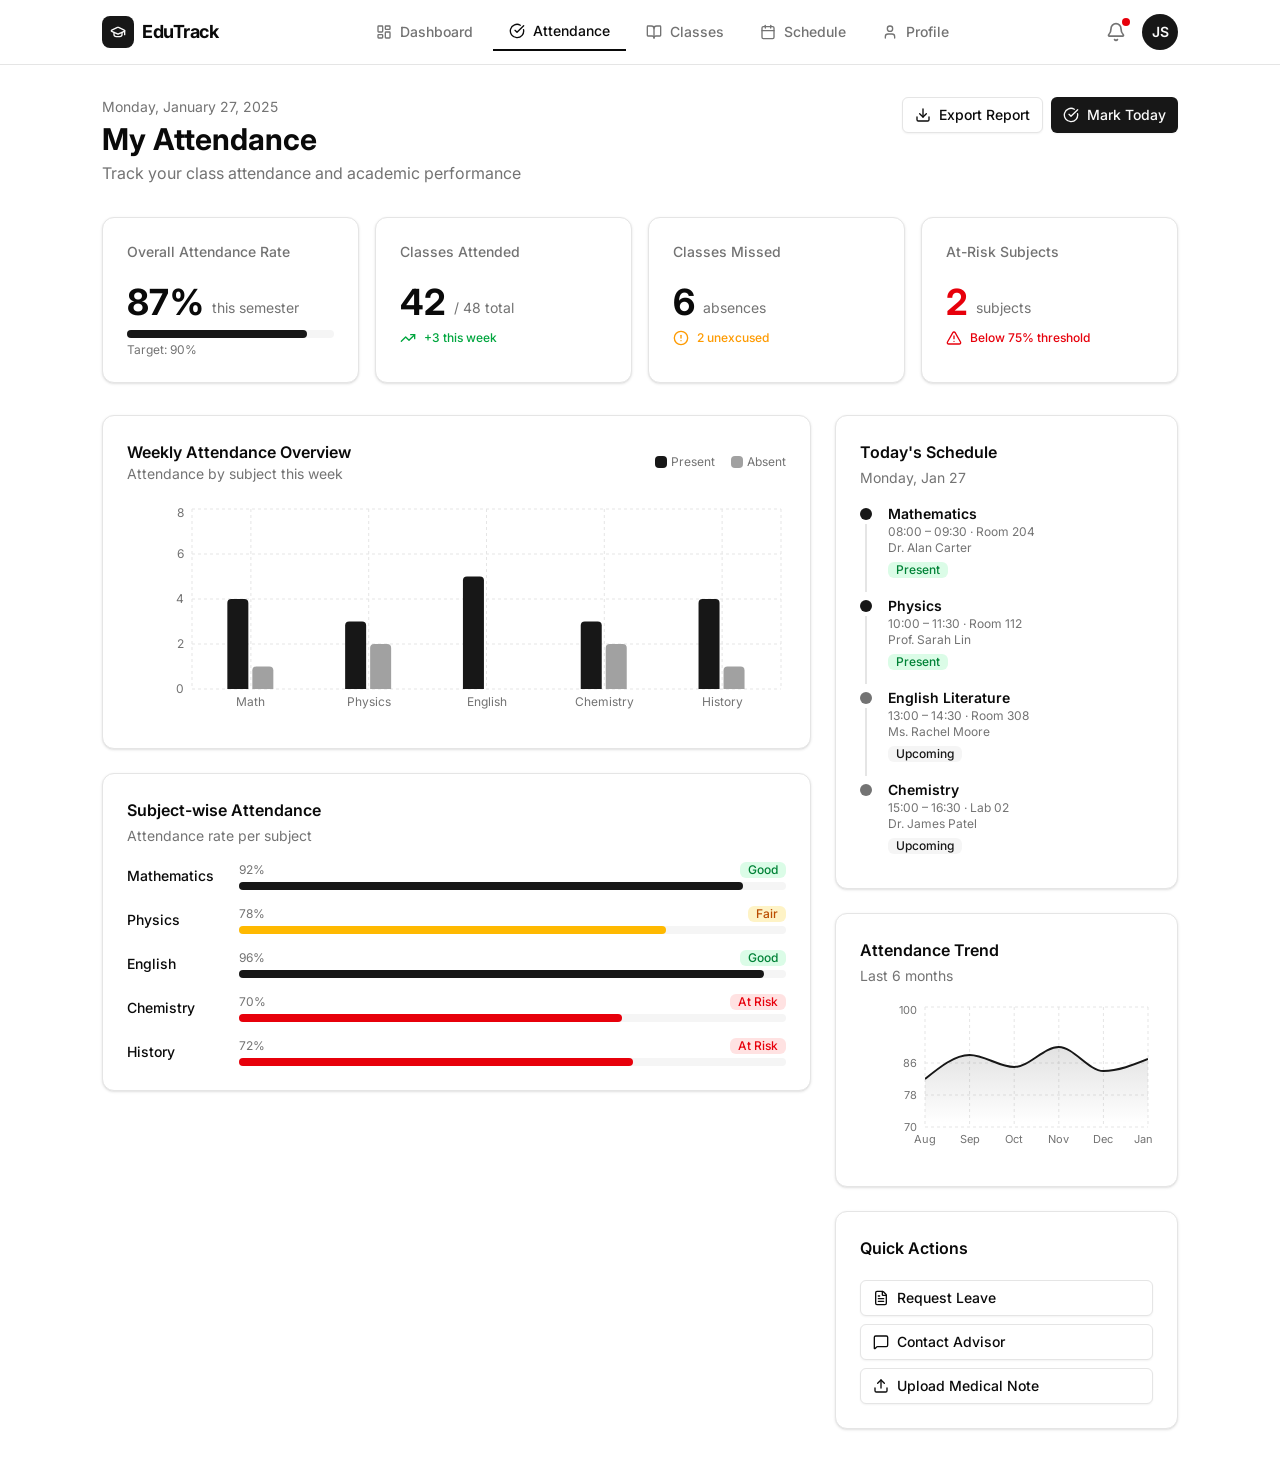
<file: media/Flowstep_ Your AI Design Assistant_files/saved_resource(3).html>
<!DOCTYPE html>
<!-- saved from url=(0012)about:srcdoc -->
<html><head><meta http-equiv="Content-Type" content="text/html; charset=UTF-8">
        
    <link rel="preconnect" href="https://fonts.googleapis.com/" crossorigin="anonymous">
    <link rel="preconnect" href="https://fonts.gstatic.com/" crossorigin="anonymous">
    <link href="https://fonts.googleapis.com/css2?family=Caveat:wght@400..700&amp;family=DM+Sans:ital,opsz,wght@0,9..40,100..1000;1,9..40,100..1000&amp;family=Geist+Mono:wght@100..900&amp;family=Inter:ital,opsz,wght@0,14..32,100..900;1,14..32,100..900&amp;family=Lato:ital,wght@0,100;0,300;0,400;0,700;0,900;1,100;1,300;1,400;1,700;1,900&amp;family=Montserrat:ital,wght@0,100..900;1,100..900&amp;family=Open+Sans:ital,wght@0,300..800;1,300..800&amp;family=Playfair+Display:ital,wght@0,400..900;1,400..900&amp;family=Roboto:ital,wght@0,100..900;1,100..900&amp;family=Source+Serif+4:ital,opsz,wght@0,8..60,200..900;1,8..60,200..900&amp;family=Space+Grotesk:wght@300..700&amp;display=swap" rel="stylesheet" crossorigin="anonymous">
    <meta name="viewport" content="width=device-width, initial-scale=1.0">
    <style type="text/tailwindcss">
    
    /* limit the size of max height elements */
    .h-screen {
      height: 956px !important;
    }
    .min-h-screen {
      min-height: 956px !important;
    }
    
    
    * {
        scrollbar-width: none;
    }

    *::-webkit-scrollbar {
        display: none;
    }

    body {
        font-size: 16px;
        line-height: 24px;
        letter-spacing: 0;
        padding: 0;
        margin: 0;
    }
    
    
    :root {
        font-family: "Inter", ui-sans-serif, system-ui, sans-serif, "Apple Color Emoji", "Segoe UI Emoji", "Segoe UI Symbol", "Noto Color Emoji";
    }

    .font-sans {
        font-family: "Inter", ui-sans-serif, system-ui, sans-serif, "Apple Color Emoji", "Segoe UI Emoji", "Segoe UI Symbol", "Noto Color Emoji";
    }

    .font-mono {
        font-family: "Geist Mono", ui-monospace, SFMono-Regular, Menlo, Monaco, Consolas, "Liberation Mono", "Courier New", monospace;
    }

    .font-serif {
        font-family: "Source Serif 4", "Inter", ui-serif, Georgia, Cambria, "Times New Roman", Times, serif;
    }
    
    @theme inline {
        --radius: 0.65rem;
        --background: oklch(1 0 0);
        --foreground: oklch(0.145 0 0);
        --card: oklch(1 0 0);
        --card-foreground: oklch(0.145 0 0);
        --popover: oklch(1 0 0);
        --popover-foreground: oklch(0.145 0 0);
        --primary: oklch(0.205 0 0);
        --primary-foreground: oklch(0.985 0 0);
        --secondary: oklch(0.97 0 0);
        --secondary-foreground: oklch(0.205 0 0);
        --muted: oklch(0.97 0 0);
        --muted-foreground: oklch(0.556 0 0);
        --accent: oklch(0.97 0 0);
        --accent-foreground: oklch(0.205 0 0);
        --destructive: oklch(0.577 0.245 27.325);
        --border: oklch(0.922 0 0);
        --input: oklch(0.922 0 0);
        --ring: oklch(0.708 0 0);
        --chart-1: oklch(0.646 0.222 41.116);
        --chart-2: oklch(0.6 0.118 184.704);
        --chart-3: oklch(0.398 0.07 227.392);
        --chart-4: oklch(0.828 0.189 84.429);
        --chart-5: oklch(0.769 0.188 70.08);
        --sidebar: oklch(0.985 0 0);
        --sidebar-foreground: oklch(0.145 0 0);
        --sidebar-primary: oklch(0.205 0 0);
        --sidebar-primary-foreground: oklch(0.985 0 0);
        --sidebar-accent: oklch(0.97 0 0);
        --sidebar-accent-foreground: oklch(0.205 0 0);
        --sidebar-border: oklch(0.922 0 0);
        --sidebar-ring: oklch(0.708 0 0);
        --color-background: var(--background);
        --color-foreground: var(--foreground);
        --color-card: var(--card);
        --color-card-foreground: var(--card-foreground);
        --color-popover: var(--popover);
        --color-popover-foreground: var(--popover-foreground);
        --color-primary: var(--primary);
        --color-primary-foreground: var(--primary-foreground);
        --color-secondary: var(--secondary);
        --color-secondary-foreground: var(--secondary-foreground);
        --color-muted: var(--muted);
        --color-muted-foreground: var(--muted-foreground);
        --color-accent: var(--accent);
        --color-accent-foreground: var(--accent-foreground);
        --color-destructive: var(--destructive);
        --color-border: var(--border);
        --color-input: var(--input);
        --color-ring: var(--ring);
        --color-chart-1: var(--chart-1);
        --color-chart-2: var(--chart-2);
        --color-chart-3: var(--chart-3);
        --color-chart-4: var(--chart-4);
        --color-chart-5: var(--chart-5);
        --color-sidebar: var(--sidebar);
        --color-sidebar-foreground: var(--sidebar-foreground);
        --color-sidebar-primary: var(--sidebar-primary);
        --color-sidebar-primary-foreground: var(--sidebar-primary-foreground);
        --color-sidebar-accent: var(--sidebar-accent);
        --color-sidebar-accent-foreground: var(--sidebar-accent-foreground);
        --color-sidebar-border: var(--sidebar-border);
        --color-sidebar-ring: var(--sidebar-ring);
    }
    
    .bg-background {
        background: var(--color-background);
    }
    .bg-foreground {
        background: var(--color-foreground);
    }
    .bg-card {
        background: var(--color-card);
    }
    .bg-card-foreground {
        background: var(--color-card-foreground);
    }
    .bg-popover {
        background: var(--color-popover);
    }
    .bg-popover-foreground {
        background: var(--color-popover-foreground);
    }
    .bg-primary {
        background: var(--color-primary);
    }
    .bg-primary-foreground {
        background: var(--color-primary-foreground);
    }
    .bg-secondary {
        background: var(--color-secondary);
    }
    .bg-secondary-foreground {
        background: var(--color-secondary-foreground);
    }
    .bg-muted {
        background: var(--color-muted);
    }
    .bg-muted-foreground {
        background: var(--color-muted-foreground);
    }
    .bg-accent {
        background: var(--color-accent);
    }
    .bg-accent-foreground {
        background: var(--color-accent-foreground);
    }
    .bg-destructive {
        background: var(--color-destructive);
    }
    .bg-border {
        background: var(--color-border);
    }
    .bg-input {
        background: var(--color-input);
    }
    .bg-ring {
        background: var(--color-ring);
    }

    .text-card {
        color: var(--color-card);
    }
    .text-card-foreground {
        color: var(--color-card-foreground);
    }
    .text-popover {
        color: var(--color-popover);
    }
    .text-popover-foreground {
        color: var(--color-popover-foreground);
    }
    .text-primary {
        color: var(--color-primary);
    }
    .text-primary-foreground {
        color: var(--color-primary-foreground);
    }
    .text-secondary {
        color: var(--color-secondary);
    }
    .text-secondary-foreground {
        color: var(--color-secondary-foreground);
    }
    .text-muted {
        color: var(--color-muted);
    }
    .text-muted-foreground {
        color: var(--color-muted-foreground);
    }
    .text-accent {
        color: var(--color-accent);
    }
    .text-accent-foreground {
        color: var(--color-accent-foreground);
    }
    .text-destructive {
        color: var(--color-destructive);
    }
    .text-border {
        color: var(--color-border);
    }
    .text-input {
        color: var(--color-input);
    }
    .text-ring {
        color: var(--color-ring);
    }
    .border {
        border-color: var(--color-border);
    }
    .border-border {
        border-color: var(--color-border);
    }
    .border-primary {
        border-color: var(--color-primary);
    }
    .border-secondary {
        border-color: var(--color-secondary);
    }
    .border-muted {
        border-color: var(--color-muted);
    }
    .border-accent {
        border-color: var(--color-accent);
    }
    .border-destructive {
        border-color: var(--color-destructive);
    }
    .border-input {
        border-color: var(--color-input);
    }
    .border-ring {
        border-color: var(--color-border);
    }
    .border-t {
        border-color: var(--color-border);
    }
    .border-b {
        border-color: var(--color-border);
    }
    .border-l {
        border-color: var(--color-border);
    }
    .border-r {
        border-color: var(--color-border);
    }    
    </style>
       
        
    <script type="module" src="https://app.flowstep.ai/tailwindStatic.js"></script>    
    <link rel="stylesheet" href="https://app.flowstep.ai/tw-animate.css" crossorigin="anonymous">
     
      <style>/*! tailwindcss v4.1.11 | MIT License | https://tailwindcss.com */
@layer properties;
@layer theme, base, components, utilities;
@layer theme {
  :root, :host {
    --font-sans: ui-sans-serif, system-ui, sans-serif, 'Apple Color Emoji', 'Segoe UI Emoji', 'Segoe UI Symbol',
    'Noto Color Emoji';
    --font-mono: ui-monospace, SFMono-Regular, Menlo, Monaco, Consolas, 'Liberation Mono', 'Courier New',
    monospace;
    --color-red-100: oklch(93.6% 0.032 17.717);
    --color-amber-100: oklch(96.2% 0.059 95.617);
    --color-amber-400: oklch(82.8% 0.189 84.429);
    --color-amber-500: oklch(76.9% 0.188 70.08);
    --color-amber-700: oklch(55.5% 0.163 48.998);
    --color-green-100: oklch(96.2% 0.044 156.743);
    --color-green-600: oklch(62.7% 0.194 149.214);
    --color-green-700: oklch(52.7% 0.154 150.069);
    --color-neutral-50: oklch(98.5% 0 0);
    --color-neutral-100: oklch(97% 0 0);
    --color-neutral-200: oklch(92.2% 0 0);
    --color-neutral-500: oklch(55.6% 0 0);
    --color-neutral-900: oklch(20.5% 0 0);
    --color-neutral-950: oklch(14.5% 0 0);
    --color-black: #000;
    --color-white: #fff;
    --spacing: 0.25rem;
    --text-xs: 0.75rem;
    --text-xs--line-height: calc(1 / 0.75);
    --text-sm: 0.875rem;
    --text-sm--line-height: calc(1.25 / 0.875);
    --text-base: 1rem;
    --text-base--line-height: calc(1.5 / 1);
    --text-lg: 1.125rem;
    --text-lg--line-height: calc(1.75 / 1.125);
    --text-3xl: 1.875rem;
    --text-3xl--line-height: calc(2.25 / 1.875);
    --text-4xl: 2.25rem;
    --text-4xl--line-height: calc(2.5 / 2.25);
    --font-weight-medium: 500;
    --font-weight-semibold: 600;
    --font-weight-bold: 700;
    --tracking-tight: -0.025em;
    --radius-sm: 0.25rem;
    --radius-md: 0.375rem;
    --radius-lg: 0.5rem;
    --radius-xl: 0.75rem;
    --aspect-video: 16 / 9;
    --default-transition-duration: 150ms;
    --default-transition-timing-function: cubic-bezier(0.4, 0, 0.2, 1);
    --default-font-family: var(--font-sans);
    --default-mono-font-family: var(--font-mono);
    --background: oklch(1 0 0);
    --foreground: oklch(0.145 0 0);
    --card: oklch(1 0 0);
    --card-foreground: oklch(0.145 0 0);
    --popover: oklch(1 0 0);
    --popover-foreground: oklch(0.145 0 0);
    --primary: oklch(0.205 0 0);
    --primary-foreground: oklch(0.985 0 0);
    --secondary: oklch(0.97 0 0);
    --secondary-foreground: oklch(0.205 0 0);
    --muted: oklch(0.97 0 0);
    --muted-foreground: oklch(0.556 0 0);
    --accent: oklch(0.97 0 0);
    --accent-foreground: oklch(0.205 0 0);
    --destructive: oklch(0.577 0.245 27.325);
    --border: oklch(0.922 0 0);
    --input: oklch(0.922 0 0);
    --ring: oklch(0.708 0 0);
    --color-background: var(--background);
    --color-foreground: var(--foreground);
    --color-card: var(--card);
    --color-card-foreground: var(--card-foreground);
    --color-popover: var(--popover);
    --color-popover-foreground: var(--popover-foreground);
    --color-primary: var(--primary);
    --color-primary-foreground: var(--primary-foreground);
    --color-secondary: var(--secondary);
    --color-secondary-foreground: var(--secondary-foreground);
    --color-muted: var(--muted);
    --color-muted-foreground: var(--muted-foreground);
    --color-accent: var(--accent);
    --color-accent-foreground: var(--accent-foreground);
    --color-destructive: var(--destructive);
    --color-border: var(--border);
    --color-input: var(--input);
    --color-ring: var(--ring);
  }
}
@layer base {
  *, ::after, ::before, ::backdrop, ::file-selector-button {
    box-sizing: border-box;
    margin: 0;
    padding: 0;
    border: 0 solid;
  }
  html, :host {
    line-height: 1.5;
    -webkit-text-size-adjust: 100%;
    tab-size: 4;
    font-family: var(--default-font-family, ui-sans-serif, system-ui, sans-serif, 'Apple Color Emoji', 'Segoe UI Emoji', 'Segoe UI Symbol', 'Noto Color Emoji');
    font-feature-settings: var(--default-font-feature-settings, normal);
    font-variation-settings: var(--default-font-variation-settings, normal);
    -webkit-tap-highlight-color: transparent;
  }
  hr {
    height: 0;
    color: inherit;
    border-top-width: 1px;
  }
  abbr:where([title]) {
    -webkit-text-decoration: underline dotted;
    text-decoration: underline dotted;
  }
  h1, h2, h3, h4, h5, h6 {
    font-size: inherit;
    font-weight: inherit;
  }
  a {
    color: inherit;
    -webkit-text-decoration: inherit;
    text-decoration: inherit;
  }
  b, strong {
    font-weight: bolder;
  }
  code, kbd, samp, pre {
    font-family: var(--default-mono-font-family, ui-monospace, SFMono-Regular, Menlo, Monaco, Consolas, 'Liberation Mono', 'Courier New', monospace);
    font-feature-settings: var(--default-mono-font-feature-settings, normal);
    font-variation-settings: var(--default-mono-font-variation-settings, normal);
    font-size: 1em;
  }
  small {
    font-size: 80%;
  }
  sub, sup {
    font-size: 75%;
    line-height: 0;
    position: relative;
    vertical-align: baseline;
  }
  sub {
    bottom: -0.25em;
  }
  sup {
    top: -0.5em;
  }
  table {
    text-indent: 0;
    border-color: inherit;
    border-collapse: collapse;
  }
  :-moz-focusring {
    outline: auto;
  }
  progress {
    vertical-align: baseline;
  }
  summary {
    display: list-item;
  }
  ol, ul, menu {
    list-style: none;
  }
  img, svg, video, canvas, audio, iframe, embed, object {
    display: block;
    vertical-align: middle;
  }
  img, video {
    max-width: 100%;
    height: auto;
  }
  button, input, select, optgroup, textarea, ::file-selector-button {
    font: inherit;
    font-feature-settings: inherit;
    font-variation-settings: inherit;
    letter-spacing: inherit;
    color: inherit;
    border-radius: 0;
    background-color: transparent;
    opacity: 1;
  }
  :where(select:is([multiple], [size])) optgroup {
    font-weight: bolder;
  }
  :where(select:is([multiple], [size])) optgroup option {
    padding-inline-start: 20px;
  }
  ::file-selector-button {
    margin-inline-end: 4px;
  }
  ::placeholder {
    opacity: 1;
  }
  @supports (not (-webkit-appearance: -apple-pay-button))  or (contain-intrinsic-size: 1px) {
    ::placeholder {
      color: currentcolor;
      @supports (color: color-mix(in lab, red, red)) {
        color: color-mix(in oklab, currentcolor 50%, transparent);
      }
    }
  }
  textarea {
    resize: vertical;
  }
  ::-webkit-search-decoration {
    -webkit-appearance: none;
  }
  ::-webkit-date-and-time-value {
    min-height: 1lh;
    text-align: inherit;
  }
  ::-webkit-datetime-edit {
    display: inline-flex;
  }
  ::-webkit-datetime-edit-fields-wrapper {
    padding: 0;
  }
  ::-webkit-datetime-edit, ::-webkit-datetime-edit-year-field, ::-webkit-datetime-edit-month-field, ::-webkit-datetime-edit-day-field, ::-webkit-datetime-edit-hour-field, ::-webkit-datetime-edit-minute-field, ::-webkit-datetime-edit-second-field, ::-webkit-datetime-edit-millisecond-field, ::-webkit-datetime-edit-meridiem-field {
    padding-block: 0;
  }
  :-moz-ui-invalid {
    box-shadow: none;
  }
  button, input:where([type='button'], [type='reset'], [type='submit']), ::file-selector-button {
    appearance: button;
  }
  ::-webkit-inner-spin-button, ::-webkit-outer-spin-button {
    height: auto;
  }
  [hidden]:where(:not([hidden='until-found'])) {
    display: none !important;
  }
}
@layer utilities {
  .\@container\/card-header {
    container-type: inline-size;
    container-name: card-header;
  }
  .absolute {
    position: absolute;
  }
  .relative {
    position: relative;
  }
  .-top-1 {
    top: calc(var(--spacing) * -1);
  }
  .-right-1 {
    right: calc(var(--spacing) * -1);
  }
  .col-span-1 {
    grid-column: span 1 / span 1;
  }
  .col-span-2 {
    grid-column: span 2 / span 2;
  }
  .mx-auto {
    margin-inline: auto;
  }
  .my-1 {
    margin-block: calc(var(--spacing) * 1);
  }
  .mt-1 {
    margin-top: calc(var(--spacing) * 1);
  }
  .mt-2 {
    margin-top: calc(var(--spacing) * 2);
  }
  .mb-1 {
    margin-bottom: calc(var(--spacing) * 1);
  }
  .mb-8 {
    margin-bottom: calc(var(--spacing) * 8);
  }
  .flex {
    display: flex;
  }
  .grid {
    display: grid;
  }
  .inline-block {
    display: inline-block;
  }
  .inline-flex {
    display: inline-flex;
  }
  .aspect-video {
    aspect-ratio: var(--aspect-video);
  }
  .size-4 {
    width: calc(var(--spacing) * 4);
    height: calc(var(--spacing) * 4);
  }
  .size-5 {
    width: calc(var(--spacing) * 5);
    height: calc(var(--spacing) * 5);
  }
  .h-2 {
    height: calc(var(--spacing) * 2);
  }
  .h-3 {
    height: calc(var(--spacing) * 3);
  }
  .h-8 {
    height: calc(var(--spacing) * 8);
  }
  .h-9 {
    height: calc(var(--spacing) * 9);
  }
  .h-16 {
    height: calc(var(--spacing) * 16);
  }
  .h-40 {
    height: calc(var(--spacing) * 40);
  }
  .h-55 {
    height: calc(var(--spacing) * 55);
  }
  .h-fit {
    height: fit-content;
  }
  .min-h-screen {
    min-height: 100vh;
  }
  .w-0\.5 {
    width: calc(var(--spacing) * 0.5);
  }
  .w-2 {
    width: calc(var(--spacing) * 2);
  }
  .w-3 {
    width: calc(var(--spacing) * 3);
  }
  .w-8 {
    width: calc(var(--spacing) * 8);
  }
  .w-9 {
    width: calc(var(--spacing) * 9);
  }
  .w-24 {
    width: calc(var(--spacing) * 24);
  }
  .w-\[70\%\] {
    width: 70%;
  }
  .w-\[72\%\] {
    width: 72%;
  }
  .w-\[78\%\] {
    width: 78%;
  }
  .w-\[87\%\] {
    width: 87%;
  }
  .w-\[92\%\] {
    width: 92%;
  }
  .w-\[96\%\] {
    width: 96%;
  }
  .w-fit {
    width: fit-content;
  }
  .w-full {
    width: 100%;
  }
  .w-screen {
    width: 100vw;
  }
  .max-w-\[1140px\] {
    max-width: 1140px;
  }
  .max-w-screen {
    max-width: 100vw;
  }
  .min-w-fit {
    min-width: fit-content;
  }
  .min-w-screen {
    min-width: 100vw;
  }
  .flex-1 {
    flex: 1;
  }
  .shrink-0 {
    flex-shrink: 0;
  }
  .auto-rows-min {
    grid-auto-rows: min-content;
  }
  .grid-cols-3 {
    grid-template-columns: repeat(3, minmax(0, 1fr));
  }
  .grid-cols-4 {
    grid-template-columns: repeat(4, minmax(0, 1fr));
  }
  .grid-rows-\[auto_auto\] {
    grid-template-rows: auto auto;
  }
  .flex-col {
    flex-direction: column;
  }
  .items-center {
    align-items: center;
  }
  .items-end {
    align-items: flex-end;
  }
  .items-start {
    align-items: flex-start;
  }
  .justify-between {
    justify-content: space-between;
  }
  .justify-center {
    justify-content: center;
  }
  .justify-start {
    justify-content: flex-start;
  }
  .gap-0 {
    gap: calc(var(--spacing) * 0);
  }
  .gap-1 {
    gap: calc(var(--spacing) * 1);
  }
  .gap-2 {
    gap: calc(var(--spacing) * 2);
  }
  .gap-4 {
    gap: calc(var(--spacing) * 4);
  }
  .gap-6 {
    gap: calc(var(--spacing) * 6);
  }
  .overflow-hidden {
    overflow: hidden;
  }
  .overflow-visible {
    overflow: visible;
  }
  .rounded-full {
    border-radius: calc(infinity * 1px);
  }
  .rounded-lg {
    border-radius: var(--radius-lg);
  }
  .rounded-md {
    border-radius: var(--radius-md);
  }
  .rounded-sm {
    border-radius: var(--radius-sm);
  }
  .rounded-xl {
    border-radius: var(--radius-xl);
  }
  .border {
    border-style: var(--tw-border-style);
    border-width: 1px;
  }
  .border-0 {
    border-style: var(--tw-border-style);
    border-width: 0px;
  }
  .border-t-0 {
    border-top-style: var(--tw-border-style);
    border-top-width: 0px;
  }
  .border-r-0 {
    border-right-style: var(--tw-border-style);
    border-right-width: 0px;
  }
  .border-b-1 {
    border-bottom-style: var(--tw-border-style);
    border-bottom-width: 1px;
  }
  .border-b-2 {
    border-bottom-style: var(--tw-border-style);
    border-bottom-width: 2px;
  }
  .border-l-0 {
    border-left-style: var(--tw-border-style);
    border-left-width: 0px;
  }
  .border-solid {
    --tw-border-style: solid;
    border-style: solid;
  }
  .border-black\/1 {
    border-color: color-mix(in srgb, #000 1%, transparent);
    @supports (color: color-mix(in lab, red, red)) {
      border-color: color-mix(in oklab, var(--color-black) 1%, transparent);
    }
  }
  .border-neutral-200 {
    border-color: var(--color-neutral-200);
  }
  .border-neutral-950 {
    border-color: var(--color-neutral-950);
  }
  .bg-\[\#e7000b\] {
    background-color: #e7000b;
  }
  .bg-\[oklch\(0\.205_0_0\)\] {
    background-color: oklch(0.205 0 0);
  }
  .bg-\[oklch\(0\.577_0\.245_27\.325\)\] {
    background-color: oklch(0.577 0.245 27.325);
  }
  .bg-\[oklch\(0\.708_0_0\)\] {
    background-color: oklch(0.708 0 0);
  }
  .bg-amber-100 {
    background-color: var(--color-amber-100);
  }
  .bg-amber-400 {
    background-color: var(--color-amber-400);
  }
  .bg-background {
    background-color: var(--background);
  }
  .bg-card {
    background-color: var(--card);
  }
  .bg-green-100 {
    background-color: var(--color-green-100);
  }
  .bg-neutral-100 {
    background-color: var(--color-neutral-100);
  }
  .bg-neutral-200 {
    background-color: var(--color-neutral-200);
  }
  .bg-neutral-500 {
    background-color: var(--color-neutral-500);
  }
  .bg-neutral-900 {
    background-color: var(--color-neutral-900);
  }
  .bg-red-100 {
    background-color: var(--color-red-100);
  }
  .bg-white {
    background-color: var(--color-white);
  }
  .p-0 {
    padding: calc(var(--spacing) * 0);
  }
  .p-6 {
    padding: calc(var(--spacing) * 6);
  }
  .p-8 {
    padding: calc(var(--spacing) * 8);
  }
  .px-2 {
    padding-inline: calc(var(--spacing) * 2);
  }
  .px-4 {
    padding-inline: calc(var(--spacing) * 4);
  }
  .px-8 {
    padding-inline: calc(var(--spacing) * 8);
  }
  .py-0 {
    padding-block: calc(var(--spacing) * 0);
  }
  .py-2 {
    padding-block: calc(var(--spacing) * 2);
  }
  .pb-2 {
    padding-bottom: calc(var(--spacing) * 2);
  }
  .pb-4 {
    padding-bottom: calc(var(--spacing) * 4);
  }
  .text-3xl {
    font-size: var(--text-3xl);
    line-height: var(--tw-leading, var(--text-3xl--line-height));
  }
  .text-4xl {
    font-size: var(--text-4xl);
    line-height: var(--tw-leading, var(--text-4xl--line-height));
  }
  .text-base {
    font-size: var(--text-base);
    line-height: var(--tw-leading, var(--text-base--line-height));
  }
  .text-lg {
    font-size: var(--text-lg);
    line-height: var(--tw-leading, var(--text-lg--line-height));
  }
  .text-sm {
    font-size: var(--text-sm);
    line-height: var(--tw-leading, var(--text-sm--line-height));
  }
  .text-xs {
    font-size: var(--text-xs);
    line-height: var(--tw-leading, var(--text-xs--line-height));
  }
  .leading-4 {
    --tw-leading: calc(var(--spacing) * 4);
    line-height: calc(var(--spacing) * 4);
  }
  .leading-5 {
    --tw-leading: calc(var(--spacing) * 5);
    line-height: calc(var(--spacing) * 5);
  }
  .leading-6 {
    --tw-leading: calc(var(--spacing) * 6);
    line-height: calc(var(--spacing) * 6);
  }
  .leading-7 {
    --tw-leading: calc(var(--spacing) * 7);
    line-height: calc(var(--spacing) * 7);
  }
  .leading-9 {
    --tw-leading: calc(var(--spacing) * 9);
    line-height: calc(var(--spacing) * 9);
  }
  .leading-10 {
    --tw-leading: calc(var(--spacing) * 10);
    line-height: calc(var(--spacing) * 10);
  }
  .font-bold {
    --tw-font-weight: var(--font-weight-bold);
    font-weight: var(--font-weight-bold);
  }
  .font-medium {
    --tw-font-weight: var(--font-weight-medium);
    font-weight: var(--font-weight-medium);
  }
  .font-semibold {
    --tw-font-weight: var(--font-weight-semibold);
    font-weight: var(--font-weight-semibold);
  }
  .tracking-tight {
    --tw-tracking: var(--tracking-tight);
    letter-spacing: var(--tracking-tight);
  }
  .whitespace-nowrap {
    white-space: nowrap;
  }
  .text-\[oklch\(0\.577_0\.245_27\.325\)\] {
    color: oklch(0.577 0.245 27.325);
  }
  .text-amber-500 {
    color: var(--color-amber-500);
  }
  .text-amber-700 {
    color: var(--color-amber-700);
  }
  .text-card-foreground {
    color: var(--card-foreground);
  }
  .text-green-600 {
    color: var(--color-green-600);
  }
  .text-green-700 {
    color: var(--color-green-700);
  }
  .text-neutral-50 {
    color: var(--color-neutral-50);
  }
  .text-neutral-500 {
    color: var(--color-neutral-500);
  }
  .text-neutral-900 {
    color: var(--color-neutral-900);
  }
  .text-neutral-950 {
    color: var(--color-neutral-950);
  }
  .shadow-sm {
    --tw-shadow: 0 1px 3px 0 var(--tw-shadow-color, rgb(0 0 0 / 0.1)), 0 1px 2px -1px var(--tw-shadow-color, rgb(0 0 0 / 0.1));
    box-shadow: var(--tw-inset-shadow), var(--tw-inset-ring-shadow), var(--tw-ring-offset-shadow), var(--tw-ring-shadow), var(--tw-shadow);
  }
  .shadow-xs {
    --tw-shadow: 0 1px 2px 0 var(--tw-shadow-color, rgb(0 0 0 / 0.05));
    box-shadow: var(--tw-inset-shadow), var(--tw-inset-ring-shadow), var(--tw-ring-offset-shadow), var(--tw-ring-shadow), var(--tw-shadow);
  }
  .transition-\[color\,box-shadow\] {
    transition-property: color,box-shadow;
    transition-timing-function: var(--tw-ease, var(--default-transition-timing-function));
    transition-duration: var(--tw-duration, var(--default-transition-duration));
  }
  .transition-all {
    transition-property: all;
    transition-timing-function: var(--tw-ease, var(--default-transition-timing-function));
    transition-duration: var(--tw-duration, var(--default-transition-duration));
  }
  .transition-colors {
    transition-property: color, background-color, border-color, outline-color, text-decoration-color, fill, stroke, --tw-gradient-from, --tw-gradient-via, --tw-gradient-to;
    transition-timing-function: var(--tw-ease, var(--default-transition-timing-function));
    transition-duration: var(--tw-duration, var(--default-transition-duration));
  }
  .outline-none {
    --tw-outline-style: none;
    outline-style: none;
  }
  .hover\:bg-accent {
    &:hover {
      @media (hover: hover) {
        background-color: var(--accent);
      }
    }
  }
  .hover\:bg-primary\/90 {
    &:hover {
      @media (hover: hover) {
        background-color: color-mix(in srgb, oklch(0.205 0 0) 90%, transparent);
        @supports (color: color-mix(in lab, red, red)) {
          background-color: color-mix(in oklab, var(--primary) 90%, transparent);
        }
      }
    }
  }
  .hover\:text-accent-foreground {
    &:hover {
      @media (hover: hover) {
        color: var(--accent-foreground);
      }
    }
  }
  .focus-visible\:border-ring {
    &:focus-visible {
      border-color: var(--ring);
    }
  }
  .focus-visible\:ring-\[3px\] {
    &:focus-visible {
      --tw-ring-shadow: var(--tw-ring-inset,) 0 0 0 calc(3px + var(--tw-ring-offset-width)) var(--tw-ring-color, currentcolor);
      box-shadow: var(--tw-inset-shadow), var(--tw-inset-ring-shadow), var(--tw-ring-offset-shadow), var(--tw-ring-shadow), var(--tw-shadow);
    }
  }
  .focus-visible\:ring-ring\/50 {
    &:focus-visible {
      --tw-ring-color: color-mix(in srgb, oklch(0.708 0 0) 50%, transparent);
      @supports (color: color-mix(in lab, red, red)) {
        --tw-ring-color: color-mix(in oklab, var(--ring) 50%, transparent);
      }
    }
  }
  .disabled\:pointer-events-none {
    &:disabled {
      pointer-events: none;
    }
  }
  .disabled\:opacity-50 {
    &:disabled {
      opacity: 50%;
    }
  }
  .has-data-\[slot\=card-action\]\:grid-cols-\[1fr_auto\] {
    &:has(*[data-slot="card-action"]) {
      grid-template-columns: 1fr auto;
    }
  }
  .has-\[\>svg\]\:px-3 {
    &:has(>svg) {
      padding-inline: calc(var(--spacing) * 3);
    }
  }
  .aria-invalid\:border-destructive {
    &[aria-invalid="true"] {
      border-color: var(--destructive);
    }
  }
  .aria-invalid\:ring-destructive\/20 {
    &[aria-invalid="true"] {
      --tw-ring-color: color-mix(in srgb, oklch(0.577 0.245 27.325) 20%, transparent);
      @supports (color: color-mix(in lab, red, red)) {
        --tw-ring-color: color-mix(in oklab, var(--destructive) 20%, transparent);
      }
    }
  }
  .dark\:border-input {
    @media (prefers-color-scheme: dark) {
      border-color: var(--input);
    }
  }
  .dark\:bg-input\/30 {
    @media (prefers-color-scheme: dark) {
      background-color: color-mix(in srgb, oklch(0.922 0 0) 30%, transparent);
      @supports (color: color-mix(in lab, red, red)) {
        background-color: color-mix(in oklab, var(--input) 30%, transparent);
      }
    }
  }
  .dark\:hover\:bg-input\/50 {
    @media (prefers-color-scheme: dark) {
      &:hover {
        @media (hover: hover) {
          background-color: color-mix(in srgb, oklch(0.922 0 0) 50%, transparent);
          @supports (color: color-mix(in lab, red, red)) {
            background-color: color-mix(in oklab, var(--input) 50%, transparent);
          }
        }
      }
    }
  }
  .dark\:aria-invalid\:ring-destructive\/40 {
    @media (prefers-color-scheme: dark) {
      &[aria-invalid="true"] {
        --tw-ring-color: color-mix(in srgb, oklch(0.577 0.245 27.325) 40%, transparent);
        @supports (color: color-mix(in lab, red, red)) {
          --tw-ring-color: color-mix(in oklab, var(--destructive) 40%, transparent);
        }
      }
    }
  }
  .\[\&_\.recharts-cartesian-axis-tick_text\]\:fill-muted-foreground {
    & .recharts-cartesian-axis-tick text {
      fill: var(--muted-foreground);
    }
  }
  .\[\&_\.recharts-cartesian-grid_line\[stroke\=\'\#ccc\'\]\]\:stroke-border\/50 {
    & .recharts-cartesian-grid line[stroke='#ccc'] {
      stroke: color-mix(in srgb, oklch(0.922 0 0) 50%, transparent);
      @supports (color: color-mix(in lab, red, red)) {
        stroke: color-mix(in oklab, var(--border) 50%, transparent);
      }
    }
  }
  .\[\&_\.recharts-curve\.recharts-tooltip-cursor\]\:stroke-border {
    & .recharts-curve.recharts-tooltip-cursor {
      stroke: var(--border);
    }
  }
  .\[\&_\.recharts-dot\[stroke\=\'\#fff\'\]\]\:stroke-transparent {
    & .recharts-dot[stroke='#fff'] {
      stroke: transparent;
    }
  }
  .\[\&_\.recharts-layer\]\:outline-hidden {
    & .recharts-layer {
      --tw-outline-style: none;
      outline-style: none;
      @media (forced-colors: active) {
        outline: 2px solid transparent;
        outline-offset: 2px;
      }
    }
  }
  .\[\&_\.recharts-polar-grid_\[stroke\=\'\#ccc\'\]\]\:stroke-border {
    & .recharts-polar-grid [stroke='#ccc'] {
      stroke: var(--border);
    }
  }
  .\[\&_\.recharts-radial-bar-background-sector\]\:fill-muted {
    & .recharts-radial-bar-background-sector {
      fill: var(--muted);
    }
  }
  .\[\&_\.recharts-rectangle\.recharts-tooltip-cursor\]\:fill-muted {
    & .recharts-rectangle.recharts-tooltip-cursor {
      fill: var(--muted);
    }
  }
  .\[\&_\.recharts-reference-line_\[stroke\=\'\#ccc\'\]\]\:stroke-border {
    & .recharts-reference-line [stroke='#ccc'] {
      stroke: var(--border);
    }
  }
  .\[\&_\.recharts-sector\]\:outline-hidden {
    & .recharts-sector {
      --tw-outline-style: none;
      outline-style: none;
      @media (forced-colors: active) {
        outline: 2px solid transparent;
        outline-offset: 2px;
      }
    }
  }
  .\[\&_\.recharts-sector\[stroke\=\'\#fff\'\]\]\:stroke-transparent {
    & .recharts-sector[stroke='#fff'] {
      stroke: transparent;
    }
  }
  .\[\&_\.recharts-surface\]\:outline-hidden {
    & .recharts-surface {
      --tw-outline-style: none;
      outline-style: none;
      @media (forced-colors: active) {
        outline: 2px solid transparent;
        outline-offset: 2px;
      }
    }
  }
  .\[\&_svg\]\:pointer-events-none {
    & svg {
      pointer-events: none;
    }
  }
  .\[\&_svg\]\:shrink-0 {
    & svg {
      flex-shrink: 0;
    }
  }
  .\[\&_svg\:not\(\[class\*\=\'size-\'\]\)\]\:size-4 {
    & svg:not([class*='size-']) {
      width: calc(var(--spacing) * 4);
      height: calc(var(--spacing) * 4);
    }
  }
  .\[\.border-b\]\:pb-6 {
    &:is(.border-b) {
      padding-bottom: calc(var(--spacing) * 6);
    }
  }
  .\[\&\>svg\]\:pointer-events-none {
    &>svg {
      pointer-events: none;
    }
  }
  .\[\&\>svg\]\:size-3 {
    &>svg {
      width: calc(var(--spacing) * 3);
      height: calc(var(--spacing) * 3);
    }
  }
  .\[a\&\]\:hover\:bg-primary\/90 {
    a& {
      &:hover {
        @media (hover: hover) {
          background-color: color-mix(in srgb, oklch(0.205 0 0) 90%, transparent);
          @supports (color: color-mix(in lab, red, red)) {
            background-color: color-mix(in oklab, var(--primary) 90%, transparent);
          }
        }
      }
    }
  }
}
.h-screen {
  height: 956px !important;
}
.min-h-screen {
  min-height: 956px !important;
}
* {
  scrollbar-width: none;
}
*::-webkit-scrollbar {
  display: none;
}
body {
  font-size: 16px;
  line-height: 24px;
  letter-spacing: 0;
  padding: 0;
  margin: 0;
}
:root {
  font-family: "Inter", ui-sans-serif, system-ui, sans-serif, "Apple Color Emoji", "Segoe UI Emoji", "Segoe UI Symbol", "Noto Color Emoji";
}
.font-sans {
  font-family: "Inter", ui-sans-serif, system-ui, sans-serif, "Apple Color Emoji", "Segoe UI Emoji", "Segoe UI Symbol", "Noto Color Emoji";
}
.font-mono {
  font-family: "Geist Mono", ui-monospace, SFMono-Regular, Menlo, Monaco, Consolas, "Liberation Mono", "Courier New", monospace;
}
.font-serif {
  font-family: "Source Serif 4", "Inter", ui-serif, Georgia, Cambria, "Times New Roman", Times, serif;
}
.bg-background {
  background: var(--color-background);
}
.bg-foreground {
  background: var(--color-foreground);
}
.bg-card {
  background: var(--color-card);
}
.bg-card-foreground {
  background: var(--color-card-foreground);
}
.bg-popover {
  background: var(--color-popover);
}
.bg-popover-foreground {
  background: var(--color-popover-foreground);
}
.bg-primary {
  background: var(--color-primary);
}
.bg-primary-foreground {
  background: var(--color-primary-foreground);
}
.bg-secondary {
  background: var(--color-secondary);
}
.bg-secondary-foreground {
  background: var(--color-secondary-foreground);
}
.bg-muted {
  background: var(--color-muted);
}
.bg-muted-foreground {
  background: var(--color-muted-foreground);
}
.bg-accent {
  background: var(--color-accent);
}
.bg-accent-foreground {
  background: var(--color-accent-foreground);
}
.bg-destructive {
  background: var(--color-destructive);
}
.bg-border {
  background: var(--color-border);
}
.bg-input {
  background: var(--color-input);
}
.bg-ring {
  background: var(--color-ring);
}
.text-card {
  color: var(--color-card);
}
.text-card-foreground {
  color: var(--color-card-foreground);
}
.text-popover {
  color: var(--color-popover);
}
.text-popover-foreground {
  color: var(--color-popover-foreground);
}
.text-primary {
  color: var(--color-primary);
}
.text-primary-foreground {
  color: var(--color-primary-foreground);
}
.text-secondary {
  color: var(--color-secondary);
}
.text-secondary-foreground {
  color: var(--color-secondary-foreground);
}
.text-muted {
  color: var(--color-muted);
}
.text-muted-foreground {
  color: var(--color-muted-foreground);
}
.text-accent {
  color: var(--color-accent);
}
.text-accent-foreground {
  color: var(--color-accent-foreground);
}
.text-destructive {
  color: var(--color-destructive);
}
.text-border {
  color: var(--color-border);
}
.text-input {
  color: var(--color-input);
}
.text-ring {
  color: var(--color-ring);
}
.border {
  border-color: var(--color-border);
}
.border-border {
  border-color: var(--color-border);
}
.border-primary {
  border-color: var(--color-primary);
}
.border-secondary {
  border-color: var(--color-secondary);
}
.border-muted {
  border-color: var(--color-muted);
}
.border-accent {
  border-color: var(--color-accent);
}
.border-destructive {
  border-color: var(--color-destructive);
}
.border-input {
  border-color: var(--color-input);
}
.border-ring {
  border-color: var(--color-border);
}
.border-t {
  border-color: var(--color-border);
}
.border-b {
  border-color: var(--color-border);
}
.border-l {
  border-color: var(--color-border);
}
.border-r {
  border-color: var(--color-border);
}
@property --tw-border-style {
  syntax: "*";
  inherits: false;
  initial-value: solid;
}
@property --tw-leading {
  syntax: "*";
  inherits: false;
}
@property --tw-font-weight {
  syntax: "*";
  inherits: false;
}
@property --tw-tracking {
  syntax: "*";
  inherits: false;
}
@property --tw-shadow {
  syntax: "*";
  inherits: false;
  initial-value: 0 0 #0000;
}
@property --tw-shadow-color {
  syntax: "*";
  inherits: false;
}
@property --tw-shadow-alpha {
  syntax: "<percentage>";
  inherits: false;
  initial-value: 100%;
}
@property --tw-inset-shadow {
  syntax: "*";
  inherits: false;
  initial-value: 0 0 #0000;
}
@property --tw-inset-shadow-color {
  syntax: "*";
  inherits: false;
}
@property --tw-inset-shadow-alpha {
  syntax: "<percentage>";
  inherits: false;
  initial-value: 100%;
}
@property --tw-ring-color {
  syntax: "*";
  inherits: false;
}
@property --tw-ring-shadow {
  syntax: "*";
  inherits: false;
  initial-value: 0 0 #0000;
}
@property --tw-inset-ring-color {
  syntax: "*";
  inherits: false;
}
@property --tw-inset-ring-shadow {
  syntax: "*";
  inherits: false;
  initial-value: 0 0 #0000;
}
@property --tw-ring-inset {
  syntax: "*";
  inherits: false;
}
@property --tw-ring-offset-width {
  syntax: "<length>";
  inherits: false;
  initial-value: 0px;
}
@property --tw-ring-offset-color {
  syntax: "*";
  inherits: false;
  initial-value: #fff;
}
@property --tw-ring-offset-shadow {
  syntax: "*";
  inherits: false;
  initial-value: 0 0 #0000;
}
@layer properties {
  @supports ((-webkit-hyphens: none) and (not (margin-trim: inline))) or ((-moz-orient: inline) and (not (color:rgb(from red r g b)))) {
    *, ::before, ::after, ::backdrop {
      --tw-border-style: solid;
      --tw-leading: initial;
      --tw-font-weight: initial;
      --tw-tracking: initial;
      --tw-shadow: 0 0 #0000;
      --tw-shadow-color: initial;
      --tw-shadow-alpha: 100%;
      --tw-inset-shadow: 0 0 #0000;
      --tw-inset-shadow-color: initial;
      --tw-inset-shadow-alpha: 100%;
      --tw-ring-color: initial;
      --tw-ring-shadow: 0 0 #0000;
      --tw-inset-ring-color: initial;
      --tw-inset-ring-shadow: 0 0 #0000;
      --tw-ring-inset: initial;
      --tw-ring-offset-width: 0px;
      --tw-ring-offset-color: #fff;
      --tw-ring-offset-shadow: 0 0 #0000;
    }
  }
}
</style></head>
      <body>
        <div style="position:absolute;top:0;left:0;" id="ida5e435d8"><div class="frame-content"><div class="screenshot-container"><div class="bg-white text-neutral-950 w-full h-fit h-fit min-h-screen w-screen min-w-screen max-w-screen overflow-visible" data-id="9a60108a-c688-59ac-bff0-adb49b8f85bb"><nav class="bg-white border-neutral-200 border-t-0 border-r-0 border-b-1 border-l-0 border-solid w-full" data-id="3610e24c-f220-5321-bc48-74eee05643dd"><div class="max-w-[1140px] flex mx-auto px-8 justify-between items-center h-16" data-id="a44c7b51-dccb-509c-a44a-f2f2bd2c4203"><div class="flex items-center gap-2" data-id="07a74fe8-1eba-5af1-9f23-ac60ffef70e6"><div class="rounded-lg bg-neutral-900 flex justify-center items-center w-8 h-8" data-id="7581e13e-4ad4-5472-a6bd-5416c4538322"><svg xmlns="http://www.w3.org/2000/svg" width="24" height="24" viewBox="0 0 24 24" fill="none" stroke="currentColor" stroke-width="2" stroke-linecap="round" stroke-linejoin="round" class="lucide lucide-graduation-cap size-4 text-neutral-50" aria-hidden="true" data-id="e0373ee2-6d86-5d25-aa6a-34c3a59a66e0"><path d="M21.42 10.922a1 1 0 0 0-.019-1.838L12.83 5.18a2 2 0 0 0-1.66 0L2.6 9.08a1 1 0 0 0 0 1.832l8.57 3.908a2 2 0 0 0 1.66 0z"></path><path d="M22 10v6"></path><path d="M6 12.5V16a6 3 0 0 0 12 0v-3.5"></path></svg></div><span class="font-bold text-neutral-950 text-lg leading-7 tracking-tight" data-id="ba2bebdc-84c2-5bb1-b1ae-734743dc7186">EduTrack</span></div><div class="flex items-center gap-1" data-id="a876f293-e561-520d-be93-a1f9aeaeb413"><a class="transition-colors font-medium text-neutral-500 text-sm leading-5 flex px-4 py-2 items-center gap-2" data-id="ce30c3cd-efe5-5fb0-89d3-593c48e93b7e"><svg xmlns="http://www.w3.org/2000/svg" width="24" height="24" viewBox="0 0 24 24" fill="none" stroke="currentColor" stroke-width="2" stroke-linecap="round" stroke-linejoin="round" class="lucide lucide-layout-dashboard size-4" aria-hidden="true" data-id="a231bc3c-9418-5fd2-a34d-ad8b7b19620a"><rect width="7" height="9" x="3" y="3" rx="1"></rect><rect width="7" height="5" x="14" y="3" rx="1"></rect><rect width="7" height="9" x="14" y="12" rx="1"></rect><rect width="7" height="5" x="3" y="16" rx="1"></rect></svg><span data-id="63cdf7d1-b6cf-5025-af1c-75a0015b34ab">Dashboard</span></a><a class="transition-colors font-medium text-neutral-950 text-sm leading-5 border-neutral-950 border-t-0 border-r-0 border-b-2 border-l-0 border-solid flex px-4 py-2 items-center gap-2" data-id="6c29e7ad-44e4-57c2-818a-63d1ea8f9f9c"><svg xmlns="http://www.w3.org/2000/svg" width="24" height="24" viewBox="0 0 24 24" fill="none" stroke="currentColor" stroke-width="2" stroke-linecap="round" stroke-linejoin="round" class="lucide lucide-circle-check-big size-4" aria-hidden="true" data-id="23e0201e-5e66-5e22-a326-40b0b76ec910"><path d="M21.801 10A10 10 0 1 1 17 3.335"></path><path d="m9 11 3 3L22 4"></path></svg><span data-id="676c3e7b-7a11-5d90-bbba-3fc679432e65">Attendance</span></a><a class="transition-colors font-medium text-neutral-500 text-sm leading-5 flex px-4 py-2 items-center gap-2" data-id="7a153778-9cea-5cf2-a3e7-f5ececc9c237"><svg xmlns="http://www.w3.org/2000/svg" width="24" height="24" viewBox="0 0 24 24" fill="none" stroke="currentColor" stroke-width="2" stroke-linecap="round" stroke-linejoin="round" class="lucide lucide-book-open size-4" aria-hidden="true" data-id="4d2971ab-0475-5f01-8518-f7ac41d61199"><path d="M12 7v14"></path><path d="M3 18a1 1 0 0 1-1-1V4a1 1 0 0 1 1-1h5a4 4 0 0 1 4 4 4 4 0 0 1 4-4h5a1 1 0 0 1 1 1v13a1 1 0 0 1-1 1h-6a3 3 0 0 0-3 3 3 3 0 0 0-3-3z"></path></svg><span data-id="b3709ed5-9e73-5bfe-a233-4f9685d62f3a">Classes</span></a><a class="transition-colors font-medium text-neutral-500 text-sm leading-5 flex px-4 py-2 items-center gap-2" data-id="fd4d676e-e6e9-5651-98ef-f921c97d6557"><svg xmlns="http://www.w3.org/2000/svg" width="24" height="24" viewBox="0 0 24 24" fill="none" stroke="currentColor" stroke-width="2" stroke-linecap="round" stroke-linejoin="round" class="lucide lucide-calendar size-4" aria-hidden="true" data-id="ce8e2853-f722-5d49-adbd-43023ebef4d8"><path d="M8 2v4"></path><path d="M16 2v4"></path><rect width="18" height="18" x="3" y="4" rx="2"></rect><path d="M3 10h18"></path></svg><span data-id="2b8d8b95-a0ce-5408-9d56-54db44f65178">Schedule</span></a><a class="transition-colors font-medium text-neutral-500 text-sm leading-5 flex px-4 py-2 items-center gap-2" data-id="2c077b26-08b4-5944-a1f4-b78db2a82dab"><svg xmlns="http://www.w3.org/2000/svg" width="24" height="24" viewBox="0 0 24 24" fill="none" stroke="currentColor" stroke-width="2" stroke-linecap="round" stroke-linejoin="round" class="lucide lucide-user size-4" aria-hidden="true" data-id="48a9e7b0-7e95-5889-b885-946e2fcd558f"><path d="M19 21v-2a4 4 0 0 0-4-4H9a4 4 0 0 0-4 4v2"></path><circle cx="12" cy="7" r="4"></circle></svg><span data-id="eec1532b-768f-52f3-abb7-c37ef1ad864d">Profile</span></a></div><div class="flex items-center gap-4" data-id="82a5ebbb-e3b1-5123-9df8-2efc26614b02"><button class="relative text-neutral-500" data-id="90e01fbd-749d-52ba-bd09-2f01ade2a80d"><svg xmlns="http://www.w3.org/2000/svg" width="24" height="24" viewBox="0 0 24 24" fill="none" stroke="currentColor" stroke-width="2" stroke-linecap="round" stroke-linejoin="round" class="lucide lucide-bell size-5" aria-hidden="true" data-id="9653093e-fab3-5635-8ff8-548c4b387881"><path d="M10.268 21a2 2 0 0 0 3.464 0"></path><path d="M3.262 15.326A1 1 0 0 0 4 17h16a1 1 0 0 0 .74-1.673C19.41 13.956 18 12.499 18 8A6 6 0 0 0 6 8c0 4.499-1.411 5.956-2.738 7.326"></path></svg><span class="rounded-full bg-[#e7000b] absolute -right-1 -top-1 w-2 h-2" data-id="c54cefee-be25-5cb4-8a69-4bf6a3035f9b"></span></button><div class="font-semibold rounded-full bg-neutral-900 text-neutral-50 text-sm leading-5 flex justify-center items-center w-9 h-9" data-id="3da35ea9-0679-5b48-b28b-90008569ee6f">JS</div></div></div></nav><div class="max-w-[1140px] mx-auto p-8" data-id="6bfcf5a3-60d6-55d1-afbf-f573bc3ee572"><div class="flex mb-8 justify-between items-start" data-id="3776098a-e117-5055-92cb-9eda604275b3"><div data-id="6a6a5ed5-c99e-5433-b599-49ffc3f54dfa"><p class="text-neutral-500 text-sm leading-5 mb-1" data-id="b2bacdf4-b3e9-5525-a651-6c46c49b49fa">Monday, January 27, 2025</p><h1 class="font-bold text-neutral-950 text-3xl leading-9" data-id="c7a315b2-b02e-592c-91d5-42244261a45e">My Attendance</h1><p class="text-neutral-500 mt-1" data-id="abe533e1-a145-5e25-97ca-7ea5d0571da4">Track your class attendance and academic performance</p></div><div class="flex items-center gap-2" data-id="e304e14e-dca1-52da-8cab-213b4b15feaf"><button data-slot="button" class="min-w-fit justify-center whitespace-nowrap rounded-md text-sm font-medium transition-all disabled:pointer-events-none disabled:opacity-50 [&amp;_svg]:pointer-events-none [&amp;_svg:not([class*=&#39;size-&#39;])]:size-4 shrink-0 [&amp;_svg]:shrink-0 outline-none focus-visible:border-ring focus-visible:ring-ring/50 focus-visible:ring-[3px] aria-invalid:ring-destructive/20 dark:aria-invalid:ring-destructive/40 aria-invalid:border-destructive border bg-background shadow-xs hover:bg-accent hover:text-accent-foreground dark:bg-input/30 dark:border-input dark:hover:bg-input/50 h-9 px-4 py-2 has-[&gt;svg]:px-3 flex items-center gap-2" data-id="14d22907-1067-5720-a6b0-5188f5208a6e"><svg xmlns="http://www.w3.org/2000/svg" width="24" height="24" viewBox="0 0 24 24" fill="none" stroke="currentColor" stroke-width="2" stroke-linecap="round" stroke-linejoin="round" class="lucide lucide-download size-4" aria-hidden="true" data-id="31cd94c2-9d7d-5e1e-bae9-97ba32a097ef"><path d="M12 15V3"></path><path d="M21 15v4a2 2 0 0 1-2 2H5a2 2 0 0 1-2-2v-4"></path><path d="m7 10 5 5 5-5"></path></svg>Export Report</button><button data-slot="button" class="min-w-fit justify-center whitespace-nowrap rounded-md text-sm font-medium transition-all disabled:pointer-events-none disabled:opacity-50 [&amp;_svg]:pointer-events-none [&amp;_svg:not([class*=&#39;size-&#39;])]:size-4 shrink-0 [&amp;_svg]:shrink-0 outline-none focus-visible:border-ring focus-visible:ring-ring/50 focus-visible:ring-[3px] aria-invalid:ring-destructive/20 dark:aria-invalid:ring-destructive/40 aria-invalid:border-destructive shadow-xs hover:bg-primary/90 h-9 px-4 py-2 has-[&gt;svg]:px-3 bg-neutral-900 text-neutral-50 flex items-center gap-2" data-id="28b56f54-a080-516b-905e-d0397d185904"><svg xmlns="http://www.w3.org/2000/svg" width="24" height="24" viewBox="0 0 24 24" fill="none" stroke="currentColor" stroke-width="2" stroke-linecap="round" stroke-linejoin="round" class="lucide lucide-circle-check-big size-4" aria-hidden="true" data-id="87455319-57f0-5432-90a4-75c44c9dbd24"><path d="M21.801 10A10 10 0 1 1 17 3.335"></path><path d="m9 11 3 3L22 4"></path></svg>Mark Today</button></div></div><div class="grid grid-cols-4 mb-8 gap-4" data-id="8f535001-3c72-5402-a893-410203ec26ba"><div data-slot="card" class="bg-card text-card-foreground flex flex-col rounded-xl border shadow-sm p-6 gap-4" data-id="ea7e1fff-e190-571c-b4a7-240016c1b151"><div data-slot="card-header" class="@container/card-header has-data-[slot=card-action]:grid-cols-[1fr_auto] [.border-b]:pb-6 grid auto-rows-min grid-rows-[auto_auto] items-start p-0 gap-1" data-id="e8334980-65ec-5ac1-a078-5e3128395d16"><p class="font-medium text-neutral-500 text-sm leading-5" data-id="3db1f6d0-455e-5ad9-a13e-cca69811211d">Overall Attendance Rate</p></div><div data-slot="card-content" class="p-0 gap-2" data-id="9740cfed-0ad8-5e76-ab73-68d51f157b08"><div class="flex items-end gap-2" data-id="69cc900a-7f58-55a6-a715-e8729d3343fa"><span class="font-bold text-neutral-950 text-4xl leading-10" data-id="bb2246da-bc30-51f9-a1c3-46a13cfacf69">87%</span><span class="text-neutral-500 text-sm leading-5 mb-1" data-id="1dbb1617-09c0-5439-a11c-72fd6fa0eea2">this semester</span></div><div class="rounded-full bg-neutral-100 mt-2 w-full h-2" data-id="25d8437f-51e6-5e9d-aa16-f563374e6fde"><div class="w-[87%] rounded-full bg-neutral-900 h-2" data-id="c9046729-f472-5517-b1f7-3bb883299ac9"></div></div><p class="text-neutral-500 text-xs leading-4 mt-1" data-id="6632b149-63fe-5d4a-bb80-b6c97dde35f7">Target: 90%</p></div></div><div data-slot="card" class="bg-card text-card-foreground flex flex-col rounded-xl border shadow-sm p-6 gap-4" data-id="ab664ead-3edd-53e9-a926-7a3dbd6100f2"><div data-slot="card-header" class="@container/card-header has-data-[slot=card-action]:grid-cols-[1fr_auto] [.border-b]:pb-6 grid auto-rows-min grid-rows-[auto_auto] items-start p-0 gap-1" data-id="a735d9b1-23c0-584b-be95-d6990151bc19"><p class="font-medium text-neutral-500 text-sm leading-5" data-id="f9ee1c33-5132-5561-877b-0cb12995a4ef">Classes Attended</p></div><div data-slot="card-content" class="p-0 gap-2" data-id="36ee168f-cb67-5652-822c-7a269cf841b3"><div class="flex items-end gap-2" data-id="84970c2a-2c7a-51b1-917c-edbff9eabdcc"><span class="font-bold text-neutral-950 text-4xl leading-10" data-id="1e0b2f7b-deb0-5db9-8f38-68033c948d31">42</span><span class="text-neutral-500 text-sm leading-5 mb-1" data-id="87a23a3a-9fe8-5b4d-adeb-6482ee3450b3">/ 48 total</span></div><div class="flex mt-2 items-center gap-2" data-id="a1ad5b1c-e0c9-59fa-acd1-b11ac733131f"><svg xmlns="http://www.w3.org/2000/svg" width="24" height="24" viewBox="0 0 24 24" fill="none" stroke="currentColor" stroke-width="2" stroke-linecap="round" stroke-linejoin="round" class="lucide lucide-trending-up size-4 text-green-600" aria-hidden="true" data-id="55cc3b40-e5d2-57d5-8246-709567f848fe"><path d="M16 7h6v6"></path><path d="m22 7-8.5 8.5-5-5L2 17"></path></svg><span class="font-medium text-green-600 text-xs leading-4" data-id="74d4b3f6-138b-5be0-8d98-c8df6852f478">+3 this week</span></div></div></div><div data-slot="card" class="bg-card text-card-foreground flex flex-col rounded-xl border shadow-sm p-6 gap-4" data-id="d67c59a3-d1c0-5ce6-9f59-aa16e922eb76"><div data-slot="card-header" class="@container/card-header has-data-[slot=card-action]:grid-cols-[1fr_auto] [.border-b]:pb-6 grid auto-rows-min grid-rows-[auto_auto] items-start p-0 gap-1" data-id="1bb7e993-2ab1-5181-97d2-d95d5b6f314e"><p class="font-medium text-neutral-500 text-sm leading-5" data-id="6f2762d9-1bb4-51ff-b9d4-6c2b590d471d">Classes Missed</p></div><div data-slot="card-content" class="p-0 gap-2" data-id="740f33ab-38b8-5cb6-bbd2-33e3839cfc9a"><div class="flex items-end gap-2" data-id="de9a0e9b-1834-5b3d-937b-a810c3c6de58"><span class="font-bold text-neutral-950 text-4xl leading-10" data-id="e000fff0-0cf3-5331-a60e-cba8ec131682">6</span><span class="text-neutral-500 text-sm leading-5 mb-1" data-id="d6925a4d-3d2b-5e89-b2c3-b19e268bd289">absences</span></div><div class="flex mt-2 items-center gap-2" data-id="73b4f37e-bf18-5048-8365-8ab2715cc206"><svg xmlns="http://www.w3.org/2000/svg" width="24" height="24" viewBox="0 0 24 24" fill="none" stroke="currentColor" stroke-width="2" stroke-linecap="round" stroke-linejoin="round" class="lucide lucide-circle-alert size-4 text-amber-500" aria-hidden="true" data-id="fd491168-9436-546e-8c2c-bc80610ce3fb"><circle cx="12" cy="12" r="10"></circle><line x1="12" x2="12" y1="8" y2="12"></line><line x1="12" x2="12.01" y1="16" y2="16"></line></svg><span class="font-medium text-amber-500 text-xs leading-4" data-id="b3a425fb-5e1b-52cd-8ac1-1a8543038e67">2 unexcused</span></div></div></div><div data-slot="card" class="bg-card text-card-foreground flex flex-col rounded-xl border shadow-sm p-6 gap-4" data-id="6abb8bbb-485c-5011-887b-adc2cb4d4462"><div data-slot="card-header" class="@container/card-header has-data-[slot=card-action]:grid-cols-[1fr_auto] [.border-b]:pb-6 grid auto-rows-min grid-rows-[auto_auto] items-start p-0 gap-1" data-id="8f2c266b-51a6-5b57-941a-2deb4812da2c"><p class="font-medium text-neutral-500 text-sm leading-5" data-id="c84372a5-0c98-524a-9c15-335979c9f273">At-Risk Subjects</p></div><div data-slot="card-content" class="p-0 gap-2" data-id="fd12ee2c-3956-5896-b79c-2d3255e26ade"><div class="flex items-end gap-2" data-id="358b6fc9-581e-589e-837a-3f4f7ca4e4e2"><span class="text-[oklch(0.577_0.245_27.325)] font-bold text-4xl leading-10" data-id="d23aec45-0fe2-526a-b0ca-cd6a1ec4f067">2</span><span class="text-neutral-500 text-sm leading-5 mb-1" data-id="c439f6de-8c72-5416-9c99-288a7effce50">subjects</span></div><div class="flex mt-2 items-center gap-2" data-id="5d415498-e96c-572c-97d9-94a47de2f648"><svg xmlns="http://www.w3.org/2000/svg" width="24" height="24" viewBox="0 0 24 24" fill="none" stroke="currentColor" stroke-width="2" stroke-linecap="round" stroke-linejoin="round" class="lucide lucide-triangle-alert size-4 text-[oklch(0.577_0.245_27.325)]" aria-hidden="true" data-id="c22f8dd3-0a8a-5438-b031-82cc61ae196c"><path d="m21.73 18-8-14a2 2 0 0 0-3.48 0l-8 14A2 2 0 0 0 4 21h16a2 2 0 0 0 1.73-3"></path><path d="M12 9v4"></path><path d="M12 17h.01"></path></svg><span class="text-[oklch(0.577_0.245_27.325)] font-medium text-xs leading-4" data-id="514ca6f6-fcd5-5908-8158-678f60360d04">Below 75% threshold</span></div></div></div></div><div class="grid grid-cols-3 gap-6" data-id="4606144c-97df-559c-a06f-a2532baa5893"><div class="col-span-2 flex flex-col gap-6" data-id="67c3b9c1-9b45-581e-bc41-b11b858b5147"><div data-slot="card" class="bg-card text-card-foreground flex flex-col rounded-xl border shadow-sm p-6 gap-4" data-id="ed4f0197-35ae-55fa-84da-bf221b20ab20"><div data-slot="card-header" class="@container/card-header has-data-[slot=card-action]:grid-cols-[1fr_auto] [.border-b]:pb-6 grid auto-rows-min grid-rows-[auto_auto] items-start p-0 gap-1" data-id="4e2a1c67-9f0f-52d9-9522-7ec1f435c799"><div class="flex justify-between items-center" data-id="69208344-758e-5765-aa57-0c80a342a19c"><div data-id="b478339b-994a-535a-9dc1-3b6413451422"><div data-slot="card-title" class="font-semibold text-base leading-6" data-id="760beabe-dbd2-5985-a74c-3db85902ab4f">Weekly Attendance Overview</div><p class="text-neutral-500 text-sm leading-5" data-id="71e3ff6a-0c52-5963-8939-38e1b892d1a6">Attendance by subject this week</p></div><div class="text-neutral-500 text-xs leading-4 flex items-center gap-4" data-id="7e789922-63ff-556b-a00f-ec792528299e"><span class="flex items-center gap-1" data-id="1c182281-a2c9-5e06-8746-00ec3e751307"><span class="bg-[oklch(0.205_0_0)] inline-block rounded-sm w-3 h-3" data-id="eeb1db30-84a9-5112-a3f2-0c34403f1301"></span>Present</span><span class="flex items-center gap-1" data-id="71bce2b0-7710-5690-a8cf-ad24d8db0ec2"><span class="bg-[oklch(0.708_0_0)] inline-block rounded-sm w-3 h-3" data-id="3418b182-1a6d-5959-a804-1bbf6420bd1e"></span>Absent</span></div></div></div><div data-slot="card-content" class="p-0" data-id="9e82f8ae-68e2-5d33-b862-d0714b78f7d1"><div data-slot="chart" data-chart="chart-_r_2d_" class="[&amp;_.recharts-cartesian-axis-tick_text]:fill-muted-foreground [&amp;_.recharts-cartesian-grid_line[stroke=&#39;#ccc&#39;]]:stroke-border/50 [&amp;_.recharts-curve.recharts-tooltip-cursor]:stroke-border [&amp;_.recharts-polar-grid_[stroke=&#39;#ccc&#39;]]:stroke-border [&amp;_.recharts-radial-bar-background-sector]:fill-muted [&amp;_.recharts-rectangle.recharts-tooltip-cursor]:fill-muted [&amp;_.recharts-reference-line_[stroke=&#39;#ccc&#39;]]:stroke-border [&amp;_.recharts-layer]:outline-hidden [&amp;_.recharts-sector]:outline-hidden [&amp;_.recharts-surface]:outline-hidden flex aspect-video justify-center text-xs [&amp;_.recharts-dot[stroke=&#39;#fff&#39;]]:stroke-transparent [&amp;_.recharts-sector[stroke=&#39;#fff&#39;]]:stroke-transparent w-full h-55" data-id="8e37375a-8ab5-5be6-8029-791243a1af9f"><style>
 [data-chart=chart-_r_2d_] {
  --color-present: oklch(0.205 0 0);
  --color-absent: oklch(0.708 0 0);
}


.dark [data-chart=chart-_r_2d_] {
  --color-present: oklch(0.205 0 0);
  --color-absent: oklch(0.708 0 0);
}
</style><div class="recharts-responsive-container" style="width: 100%; height: 100%; min-width: 0px;"><div class="recharts-wrapper" style="position: relative; cursor: default; width: 659px; height: 220px;"><svg data-id="035fdc60-7e53-5835-a1ef-e0e53ed0a18e" class="recharts-surface" width="659" height="220" viewBox="0 0 659 220" style="width: 100%; height: 100%;"><title></title><desc></desc><defs><clippath id="recharts3-clip"><rect x="65" y="5" height="180" width="589"></rect></clippath></defs><g class="recharts-cartesian-grid"><g class="recharts-cartesian-grid-horizontal"><line stroke-dasharray="3 3" stroke="oklch(0.922 0 0)" data-id="a7061091-f3f0-5bef-86b0-3b60452af127" fill="none" x="65" y="5" width="589" height="180" x1="65" y1="185" x2="654" y2="185"></line><line stroke-dasharray="3 3" stroke="oklch(0.922 0 0)" data-id="a7061091-f3f0-5bef-86b0-3b60452af127" fill="none" x="65" y="5" width="589" height="180" x1="65" y1="140" x2="654" y2="140"></line><line stroke-dasharray="3 3" stroke="oklch(0.922 0 0)" data-id="a7061091-f3f0-5bef-86b0-3b60452af127" fill="none" x="65" y="5" width="589" height="180" x1="65" y1="95" x2="654" y2="95"></line><line stroke-dasharray="3 3" stroke="oklch(0.922 0 0)" data-id="a7061091-f3f0-5bef-86b0-3b60452af127" fill="none" x="65" y="5" width="589" height="180" x1="65" y1="50" x2="654" y2="50"></line><line stroke-dasharray="3 3" stroke="oklch(0.922 0 0)" data-id="a7061091-f3f0-5bef-86b0-3b60452af127" fill="none" x="65" y="5" width="589" height="180" x1="65" y1="5" x2="654" y2="5"></line></g><g class="recharts-cartesian-grid-vertical"><line stroke-dasharray="3 3" stroke="oklch(0.922 0 0)" data-id="a7061091-f3f0-5bef-86b0-3b60452af127" fill="none" x="65" y="5" width="589" height="180" x1="123.9" y1="5" x2="123.9" y2="185"></line><line stroke-dasharray="3 3" stroke="oklch(0.922 0 0)" data-id="a7061091-f3f0-5bef-86b0-3b60452af127" fill="none" x="65" y="5" width="589" height="180" x1="241.70000000000002" y1="5" x2="241.70000000000002" y2="185"></line><line stroke-dasharray="3 3" stroke="oklch(0.922 0 0)" data-id="a7061091-f3f0-5bef-86b0-3b60452af127" fill="none" x="65" y="5" width="589" height="180" x1="359.5" y1="5" x2="359.5" y2="185"></line><line stroke-dasharray="3 3" stroke="oklch(0.922 0 0)" data-id="a7061091-f3f0-5bef-86b0-3b60452af127" fill="none" x="65" y="5" width="589" height="180" x1="477.29999999999995" y1="5" x2="477.29999999999995" y2="185"></line><line stroke-dasharray="3 3" stroke="oklch(0.922 0 0)" data-id="a7061091-f3f0-5bef-86b0-3b60452af127" fill="none" x="65" y="5" width="589" height="180" x1="595.1" y1="5" x2="595.1" y2="185"></line><line stroke-dasharray="3 3" stroke="oklch(0.922 0 0)" data-id="a7061091-f3f0-5bef-86b0-3b60452af127" fill="none" x="65" y="5" width="589" height="180" x1="65" y1="5" x2="65" y2="185"></line><line stroke-dasharray="3 3" stroke="oklch(0.922 0 0)" data-id="a7061091-f3f0-5bef-86b0-3b60452af127" fill="none" x="65" y="5" width="589" height="180" x1="654" y1="5" x2="654" y2="185"></line></g></g><g class="recharts-layer recharts-cartesian-axis recharts-xAxis xAxis"><g class="recharts-cartesian-axis-ticks"><g class="recharts-layer recharts-cartesian-axis-tick"><text orientation="bottom" width="589" height="30" data-id="72a60e22-4f15-5351-b968-01248df5257d" stroke="none" font-size="12" x="123.9" y="193" class="recharts-text recharts-cartesian-axis-tick-value" text-anchor="middle" fill="oklch(0.556 0 0)"><tspan x="123.9" dy="0.71em">Math</tspan></text></g><g class="recharts-layer recharts-cartesian-axis-tick"><text orientation="bottom" width="589" height="30" data-id="72a60e22-4f15-5351-b968-01248df5257d" stroke="none" font-size="12" x="241.70000000000002" y="193" class="recharts-text recharts-cartesian-axis-tick-value" text-anchor="middle" fill="oklch(0.556 0 0)"><tspan x="241.70000000000002" dy="0.71em">Physics</tspan></text></g><g class="recharts-layer recharts-cartesian-axis-tick"><text orientation="bottom" width="589" height="30" data-id="72a60e22-4f15-5351-b968-01248df5257d" stroke="none" font-size="12" x="359.5" y="193" class="recharts-text recharts-cartesian-axis-tick-value" text-anchor="middle" fill="oklch(0.556 0 0)"><tspan x="359.5" dy="0.71em">English</tspan></text></g><g class="recharts-layer recharts-cartesian-axis-tick"><text orientation="bottom" width="589" height="30" data-id="72a60e22-4f15-5351-b968-01248df5257d" stroke="none" font-size="12" x="477.29999999999995" y="193" class="recharts-text recharts-cartesian-axis-tick-value" text-anchor="middle" fill="oklch(0.556 0 0)"><tspan x="477.29999999999995" dy="0.71em">Chemistry</tspan></text></g><g class="recharts-layer recharts-cartesian-axis-tick"><text orientation="bottom" width="589" height="30" data-id="72a60e22-4f15-5351-b968-01248df5257d" stroke="none" font-size="12" x="595.1" y="193" class="recharts-text recharts-cartesian-axis-tick-value" text-anchor="middle" fill="oklch(0.556 0 0)"><tspan x="595.1" dy="0.71em">History</tspan></text></g></g></g><g class="recharts-layer recharts-cartesian-axis recharts-yAxis yAxis"><g class="recharts-cartesian-axis-ticks"><g class="recharts-layer recharts-cartesian-axis-tick"><text orientation="left" width="60" height="180" data-id="5b1774a2-c35d-52a2-b7c2-1751780a771e" stroke="none" font-size="12" x="57" y="185" class="recharts-text recharts-cartesian-axis-tick-value" text-anchor="end" fill="oklch(0.556 0 0)"><tspan x="57" dy="0.355em">0</tspan></text></g><g class="recharts-layer recharts-cartesian-axis-tick"><text orientation="left" width="60" height="180" data-id="5b1774a2-c35d-52a2-b7c2-1751780a771e" stroke="none" font-size="12" x="57" y="140" class="recharts-text recharts-cartesian-axis-tick-value" text-anchor="end" fill="oklch(0.556 0 0)"><tspan x="57" dy="0.355em">2</tspan></text></g><g class="recharts-layer recharts-cartesian-axis-tick"><text orientation="left" width="60" height="180" data-id="5b1774a2-c35d-52a2-b7c2-1751780a771e" stroke="none" font-size="12" x="57" y="95" class="recharts-text recharts-cartesian-axis-tick-value" text-anchor="end" fill="oklch(0.556 0 0)"><tspan x="57" dy="0.355em">4</tspan></text></g><g class="recharts-layer recharts-cartesian-axis-tick"><text orientation="left" width="60" height="180" data-id="5b1774a2-c35d-52a2-b7c2-1751780a771e" stroke="none" font-size="12" x="57" y="50" class="recharts-text recharts-cartesian-axis-tick-value" text-anchor="end" fill="oklch(0.556 0 0)"><tspan x="57" dy="0.355em">6</tspan></text></g><g class="recharts-layer recharts-cartesian-axis-tick"><text orientation="left" width="60" height="180" data-id="5b1774a2-c35d-52a2-b7c2-1751780a771e" stroke="none" font-size="12" x="57" y="9.00157356262207" class="recharts-text recharts-cartesian-axis-tick-value" text-anchor="end" fill="oklch(0.556 0 0)"><tspan x="57" dy="0.355em">8</tspan></text></g></g></g><g class="recharts-layer recharts-bar"><g class="recharts-layer recharts-bar-rectangles"><g class="recharts-layer"><g class="recharts-layer recharts-bar-rectangle"><path x="100.34" y="95" width="21" height="90" radius="4,4,0,0" fill="oklch(0.205 0 0)" class="recharts-rectangle" data-id="e21d4ac4-cf4e-5b7f-8885-f94024673ff9" d="M100.34,99A 4,4,0,0,1,104.34,95L 117.34,95A 4,4,0,0,1,
        121.34,99L 121.34,185L 100.34,185Z"></path></g><g class="recharts-layer recharts-bar-rectangle"><path x="218.14000000000001" y="117.5" width="21" height="67.5" radius="4,4,0,0" fill="oklch(0.205 0 0)" class="recharts-rectangle" data-id="e21d4ac4-cf4e-5b7f-8885-f94024673ff9" d="M218.14000000000001,121.5A 4,4,0,0,1,222.14000000000001,117.5L 235.14000000000001,117.5A 4,4,0,0,1,
        239.14000000000001,121.5L 239.14000000000001,185L 218.14000000000001,185Z"></path></g><g class="recharts-layer recharts-bar-rectangle"><path x="335.94000000000005" y="72.5" width="21" height="112.5" radius="4,4,0,0" fill="oklch(0.205 0 0)" class="recharts-rectangle" data-id="e21d4ac4-cf4e-5b7f-8885-f94024673ff9" d="M335.94000000000005,76.5A 4,4,0,0,1,339.94000000000005,72.5L 352.94000000000005,72.5A 4,4,0,0,1,
        356.94000000000005,76.5L 356.94000000000005,185L 335.94000000000005,185Z"></path></g><g class="recharts-layer recharts-bar-rectangle"><path x="453.74" y="117.5" width="21" height="67.5" radius="4,4,0,0" fill="oklch(0.205 0 0)" class="recharts-rectangle" data-id="e21d4ac4-cf4e-5b7f-8885-f94024673ff9" d="M453.74,121.5A 4,4,0,0,1,457.74,117.5L 470.74,117.5A 4,4,0,0,1,
        474.74,121.5L 474.74,185L 453.74,185Z"></path></g><g class="recharts-layer recharts-bar-rectangle"><path x="571.5400000000001" y="95" width="21" height="90" radius="4,4,0,0" fill="oklch(0.205 0 0)" class="recharts-rectangle" data-id="e21d4ac4-cf4e-5b7f-8885-f94024673ff9" d="M571.5400000000001,99A 4,4,0,0,1,575.5400000000001,95L 588.5400000000001,95A 4,4,0,0,1,
        592.5400000000001,99L 592.5400000000001,185L 571.5400000000001,185Z"></path></g></g></g><g class="recharts-layer"></g></g><g class="recharts-layer recharts-bar"><g class="recharts-layer recharts-bar-rectangles"><g class="recharts-layer"><g class="recharts-layer recharts-bar-rectangle"><path x="125.34" y="162.5" width="21" height="22.5" radius="4,4,0,0" fill="oklch(0.708 0 0)" class="recharts-rectangle" data-id="d4b20b7e-0f84-5fcf-9a33-255474645e96" d="M125.34,166.5A 4,4,0,0,1,129.34,162.5L 142.34,162.5A 4,4,0,0,1,
        146.34,166.5L 146.34,185L 125.34,185Z"></path></g><g class="recharts-layer recharts-bar-rectangle"><path x="243.14000000000001" y="140" width="21" height="45" radius="4,4,0,0" fill="oklch(0.708 0 0)" class="recharts-rectangle" data-id="d4b20b7e-0f84-5fcf-9a33-255474645e96" d="M243.14000000000001,144A 4,4,0,0,1,247.14000000000001,140L 260.14,140A 4,4,0,0,1,
        264.14,144L 264.14,185L 243.14000000000001,185Z"></path></g><g class="recharts-layer recharts-bar-rectangle"></g><g class="recharts-layer recharts-bar-rectangle"><path x="478.74" y="140" width="21" height="45" radius="4,4,0,0" fill="oklch(0.708 0 0)" class="recharts-rectangle" data-id="d4b20b7e-0f84-5fcf-9a33-255474645e96" d="M478.74,144A 4,4,0,0,1,482.74,140L 495.74,140A 4,4,0,0,1,
        499.74,144L 499.74,185L 478.74,185Z"></path></g><g class="recharts-layer recharts-bar-rectangle"><path x="596.5400000000001" y="162.5" width="21" height="22.5" radius="4,4,0,0" fill="oklch(0.708 0 0)" class="recharts-rectangle" data-id="d4b20b7e-0f84-5fcf-9a33-255474645e96" d="M596.5400000000001,166.5A 4,4,0,0,1,600.5400000000001,162.5L 613.5400000000001,162.5A 4,4,0,0,1,
        617.5400000000001,166.5L 617.5400000000001,185L 596.5400000000001,185Z"></path></g></g></g><g class="recharts-layer"></g></g></svg><div tabindex="-1" class="recharts-tooltip-wrapper recharts-tooltip-wrapper-right recharts-tooltip-wrapper-bottom" style="visibility: hidden; pointer-events: none; position: absolute; top: 0px; left: 0px; transform: translate(65px, 10px);"><div class="recharts-default-tooltip" style="margin: 0px; padding: 10px; background-color: rgb(255, 255, 255); border: 1px solid rgb(204, 204, 204); white-space: nowrap;"><p class="recharts-tooltip-label" style="margin: 0px;"></p></div></div></div></div></div></div></div><div data-slot="card" class="bg-card text-card-foreground flex flex-col rounded-xl border shadow-sm p-6 gap-4" data-id="e2d355d6-bfe5-5c53-ba49-2043f75ac457"><div data-slot="card-header" class="@container/card-header has-data-[slot=card-action]:grid-cols-[1fr_auto] [.border-b]:pb-6 grid auto-rows-min grid-rows-[auto_auto] items-start p-0 gap-1" data-id="cc762ef6-99c2-5b4b-8129-14267fa13d83"><div data-slot="card-title" class="font-semibold text-base leading-6" data-id="50552094-4ce1-52a5-8e70-e7458012e260">Subject-wise Attendance</div><p class="text-neutral-500 text-sm leading-5" data-id="41c5c3d7-f7eb-5d03-8dcf-644db5709f1b">Attendance rate per subject</p></div><div data-slot="card-content" class="flex p-0 flex-col gap-4" data-id="0746fb88-4386-5d15-834c-1fd39522bbd3"><div class="flex flex-col gap-4" data-id="67b83c63-1632-5173-80b4-fe4eb995574b"><div class="flex items-center gap-4" data-id="60bf6b4b-6b11-5c66-bfad-7a499e23113b"><div class="shrink-0 font-medium text-neutral-950 text-sm leading-5 w-24" data-id="6eaeec7e-f563-51f3-abdb-9df290d9cf54">Mathematics</div><div class="flex-1" data-id="299f9341-d944-529b-83e5-a81efdd69dce"><div class="flex mb-1 justify-between items-center" data-id="3d18db16-d0b2-5d58-9f12-382369dd5120"><span class="text-neutral-500 text-xs leading-4" data-id="c98fd0f4-3f41-572e-995d-7808d2e4d327">92%</span><span data-slot="badge" class="inline-flex items-center justify-center rounded-md font-medium w-fit whitespace-nowrap shrink-0 [&amp;&gt;svg]:size-3 gap-1 [&amp;&gt;svg]:pointer-events-none focus-visible:border-ring focus-visible:ring-ring/50 focus-visible:ring-[3px] aria-invalid:ring-destructive/20 dark:aria-invalid:ring-destructive/40 aria-invalid:border-destructive transition-[color,box-shadow] overflow-hidden [a&amp;]:hover:bg-primary/90 bg-green-100 text-green-700 text-xs leading-4 border-black/1 border-0 border-solid px-2 py-0" data-id="437c3211-7340-53ce-8e37-a639508484fe">Good</span></div><div class="rounded-full bg-neutral-100 w-full h-2" data-id="b8b20406-7865-51ae-85a6-6831a5778ad7"><div class="w-[92%] rounded-full bg-neutral-900 h-2" data-id="71663e90-cde1-5369-baaf-500e13836a32"></div></div></div></div><div class="flex items-center gap-4" data-id="8fa0277c-65a0-52cb-a162-2b23c75d1768"><div class="shrink-0 font-medium text-neutral-950 text-sm leading-5 w-24" data-id="c2622653-f002-51ed-b929-e1c13e0a43a2">Physics</div><div class="flex-1" data-id="a111689e-6945-5d9a-bb73-a9d54cd592a8"><div class="flex mb-1 justify-between items-center" data-id="6252af42-7f44-5321-8e36-553470b03f48"><span class="text-neutral-500 text-xs leading-4" data-id="78c5dcb8-d659-5781-8f0e-59197fc6671b">78%</span><span data-slot="badge" class="inline-flex items-center justify-center rounded-md font-medium w-fit whitespace-nowrap shrink-0 [&amp;&gt;svg]:size-3 gap-1 [&amp;&gt;svg]:pointer-events-none focus-visible:border-ring focus-visible:ring-ring/50 focus-visible:ring-[3px] aria-invalid:ring-destructive/20 dark:aria-invalid:ring-destructive/40 aria-invalid:border-destructive transition-[color,box-shadow] overflow-hidden [a&amp;]:hover:bg-primary/90 bg-amber-100 text-amber-700 text-xs leading-4 border-black/1 border-0 border-solid px-2 py-0" data-id="487d5111-77b8-5fc4-be4d-f32a47aa7bb7">Fair</span></div><div class="rounded-full bg-neutral-100 w-full h-2" data-id="822a36a8-4553-5d98-a840-5a6a4434e5d5"><div class="w-[78%] rounded-full bg-amber-400 h-2" data-id="74e297eb-510c-58fb-820c-0607fa259e72"></div></div></div></div><div class="flex items-center gap-4" data-id="5f7f2136-81c9-52da-99c1-e47da33e3124"><div class="shrink-0 font-medium text-neutral-950 text-sm leading-5 w-24" data-id="87444ac9-fed5-53fc-899a-a33266fd0755">English</div><div class="flex-1" data-id="e636fd5a-5fda-55e6-9d0e-044f2e9d6ee1"><div class="flex mb-1 justify-between items-center" data-id="f0755f08-1fc4-54da-9f3c-9e9cb5896f0b"><span class="text-neutral-500 text-xs leading-4" data-id="f6c4fd9e-4311-5132-9a82-05f0b39becfc">96%</span><span data-slot="badge" class="inline-flex items-center justify-center rounded-md font-medium w-fit whitespace-nowrap shrink-0 [&amp;&gt;svg]:size-3 gap-1 [&amp;&gt;svg]:pointer-events-none focus-visible:border-ring focus-visible:ring-ring/50 focus-visible:ring-[3px] aria-invalid:ring-destructive/20 dark:aria-invalid:ring-destructive/40 aria-invalid:border-destructive transition-[color,box-shadow] overflow-hidden [a&amp;]:hover:bg-primary/90 bg-green-100 text-green-700 text-xs leading-4 border-black/1 border-0 border-solid px-2 py-0" data-id="685627ac-a23d-5b6b-8879-b558c070d569">Good</span></div><div class="rounded-full bg-neutral-100 w-full h-2" data-id="bb8960ef-3490-5ece-839d-d458198d2b0d"><div class="w-[96%] rounded-full bg-neutral-900 h-2" data-id="b0642343-0a25-513f-a729-f863850a040b"></div></div></div></div><div class="flex items-center gap-4" data-id="71e872a2-e1ad-574d-985d-fb528ce2e055"><div class="shrink-0 font-medium text-neutral-950 text-sm leading-5 w-24" data-id="e5d6fcf1-6d9c-5b99-89d4-e4a964b47c2d">Chemistry</div><div class="flex-1" data-id="88683ce5-8734-5ee0-b1fe-555eb2518bcb"><div class="flex mb-1 justify-between items-center" data-id="f2bd1cb2-ba82-544c-869c-d6a8498d0abc"><span class="text-neutral-500 text-xs leading-4" data-id="6735a027-590e-520f-8b73-1ed01e41c289">70%</span><span data-slot="badge" class="inline-flex items-center justify-center rounded-md font-medium w-fit whitespace-nowrap shrink-0 [&amp;&gt;svg]:size-3 gap-1 [&amp;&gt;svg]:pointer-events-none focus-visible:border-ring focus-visible:ring-ring/50 focus-visible:ring-[3px] aria-invalid:ring-destructive/20 dark:aria-invalid:ring-destructive/40 aria-invalid:border-destructive transition-[color,box-shadow] overflow-hidden [a&amp;]:hover:bg-primary/90 text-[oklch(0.577_0.245_27.325)] bg-red-100 text-xs leading-4 border-black/1 border-0 border-solid px-2 py-0" data-id="9fa0e660-d631-5c29-8dc3-f6d7790e13b0">At Risk</span></div><div class="rounded-full bg-neutral-100 w-full h-2" data-id="26c0680e-1be2-5f2b-b362-0fde57d36e57"><div class="bg-[oklch(0.577_0.245_27.325)] w-[70%] rounded-full h-2" data-id="eb36fc04-c281-55f6-bee6-0a1559f09313"></div></div></div></div><div class="flex items-center gap-4" data-id="eb863077-fefa-5a59-ad6b-f670ddfb00ed"><div class="shrink-0 font-medium text-neutral-950 text-sm leading-5 w-24" data-id="292900d5-6354-5079-8bb4-44905b75d3c3">History</div><div class="flex-1" data-id="22d5208c-225f-56c8-bc31-cf259c91d542"><div class="flex mb-1 justify-between items-center" data-id="1588d78f-2a86-5cd3-aff4-6750407d13d0"><span class="text-neutral-500 text-xs leading-4" data-id="340ccc9e-e7a4-57bd-b067-e3cca3339732">72%</span><span data-slot="badge" class="inline-flex items-center justify-center rounded-md font-medium w-fit whitespace-nowrap shrink-0 [&amp;&gt;svg]:size-3 gap-1 [&amp;&gt;svg]:pointer-events-none focus-visible:border-ring focus-visible:ring-ring/50 focus-visible:ring-[3px] aria-invalid:ring-destructive/20 dark:aria-invalid:ring-destructive/40 aria-invalid:border-destructive transition-[color,box-shadow] overflow-hidden [a&amp;]:hover:bg-primary/90 text-[oklch(0.577_0.245_27.325)] bg-red-100 text-xs leading-4 border-black/1 border-0 border-solid px-2 py-0" data-id="3376eb63-74f2-5431-be4e-38b0d60adfbc">At Risk</span></div><div class="rounded-full bg-neutral-100 w-full h-2" data-id="a179b27b-aae8-585f-b893-b2ec6c8c2643"><div class="bg-[oklch(0.577_0.245_27.325)] w-[72%] rounded-full h-2" data-id="4164024d-4604-514e-9218-4bebfce01425"></div></div></div></div></div></div></div></div><div class="col-span-1 flex flex-col gap-6" data-id="01bba429-be04-5084-9d06-5d667156c074"><div data-slot="card" class="bg-card text-card-foreground flex flex-col rounded-xl border shadow-sm p-6 gap-4" data-id="24b8f070-4492-510c-a6fd-955aea43322e"><div data-slot="card-header" class="@container/card-header has-data-[slot=card-action]:grid-cols-[1fr_auto] [.border-b]:pb-6 grid auto-rows-min grid-rows-[auto_auto] items-start p-0 gap-1" data-id="bd0ef84c-bba2-56e2-9950-7eba4ea84775"><div data-slot="card-title" class="font-semibold text-base leading-6" data-id="a4e37e08-b03d-5f29-9acc-229b218acf32">Today's Schedule</div><p class="text-neutral-500 text-sm leading-5" data-id="5e787769-a4b0-51e2-9f51-686e3310aeaf">Monday, Jan 27</p></div><div data-slot="card-content" class="p-0" data-id="cd75ad4c-2840-570b-8d79-6263715c36a8"><div class="flex flex-col gap-0" data-id="47f0dbfc-7cfc-5147-97a7-d2b178c8e5c7"><div class="flex gap-4" data-id="a190e065-8089-57fc-8ca0-6585263f08c3"><div class="flex flex-col items-center" data-id="d3b2e33a-ec8f-5527-99cf-355222d74619"><div class="shrink-0 rounded-full bg-neutral-900 mt-1 w-3 h-3" data-id="0633e30b-20d8-507d-a82f-635ea45d9af1"></div><div class="bg-neutral-200 my-1 flex-1 w-0.5" data-id="2103aa35-6307-5c9f-8d4b-269922fde945"></div></div><div class="pb-4" data-id="111b88d9-ef97-500c-b4a5-cf00ea0b23be"><p class="font-semibold text-neutral-950 text-sm leading-5" data-id="1bb1ef56-67d1-5986-adac-4bf177a8f219">Mathematics</p><p class="text-neutral-500 text-xs leading-4" data-id="8902025d-59fa-5447-ae5e-6cd8a5258412">08:00 – 09:30 · Room 204</p><p class="text-neutral-500 text-xs leading-4" data-id="49e87d96-8095-5a5a-b52b-6ca1a72d686e">Dr. Alan Carter</p><span data-slot="badge" class="inline-flex items-center justify-center rounded-md font-medium w-fit whitespace-nowrap shrink-0 [&amp;&gt;svg]:size-3 gap-1 [&amp;&gt;svg]:pointer-events-none focus-visible:border-ring focus-visible:ring-ring/50 focus-visible:ring-[3px] aria-invalid:ring-destructive/20 dark:aria-invalid:ring-destructive/40 aria-invalid:border-destructive transition-[color,box-shadow] overflow-hidden [a&amp;]:hover:bg-primary/90 bg-green-100 text-green-700 text-xs leading-4 border-black/1 border-0 border-solid mt-1 px-2 py-0" data-id="52162342-73a3-5988-8322-ab93dc9c9bc5">Present</span></div></div><div class="flex gap-4" data-id="8c64c355-3a71-5c86-a547-9e34b0777e07"><div class="flex flex-col items-center" data-id="1d2d8dba-c188-5543-8911-059f883bde85"><div class="shrink-0 rounded-full bg-neutral-900 mt-1 w-3 h-3" data-id="eeb45897-a187-533e-b598-26e0ef3ea4f5"></div><div class="bg-neutral-200 my-1 flex-1 w-0.5" data-id="a4fe0e99-b355-58c9-a608-c5868359d6a1"></div></div><div class="pb-4" data-id="eb795e5d-bf2d-582a-9f47-06a9858e1bb6"><p class="font-semibold text-neutral-950 text-sm leading-5" data-id="2a73fc0c-a260-5998-808f-e5ab49c257b9">Physics</p><p class="text-neutral-500 text-xs leading-4" data-id="10523074-3afb-5039-9b23-a04e76a73f18">10:00 – 11:30 · Room 112</p><p class="text-neutral-500 text-xs leading-4" data-id="eb7d785a-f6fa-5072-81b3-61360e011608">Prof. Sarah Lin</p><span data-slot="badge" class="inline-flex items-center justify-center rounded-md font-medium w-fit whitespace-nowrap shrink-0 [&amp;&gt;svg]:size-3 gap-1 [&amp;&gt;svg]:pointer-events-none focus-visible:border-ring focus-visible:ring-ring/50 focus-visible:ring-[3px] aria-invalid:ring-destructive/20 dark:aria-invalid:ring-destructive/40 aria-invalid:border-destructive transition-[color,box-shadow] overflow-hidden [a&amp;]:hover:bg-primary/90 bg-green-100 text-green-700 text-xs leading-4 border-black/1 border-0 border-solid mt-1 px-2 py-0" data-id="2ed396be-6bb9-52d3-a009-77ec8490d57e">Present</span></div></div><div class="flex gap-4" data-id="1a7122d7-b59f-5a6e-84f5-cd3302259efa"><div class="flex flex-col items-center" data-id="158050ee-9b80-5ebd-bb6a-3579f2754aae"><div class="shrink-0 rounded-full bg-neutral-500 mt-1 w-3 h-3" data-id="678d0217-3f44-5244-bbc7-0e6281ce34a2"></div><div class="bg-neutral-200 my-1 flex-1 w-0.5" data-id="28441318-7348-5469-8dc4-30bc7c7f7b3e"></div></div><div class="pb-4" data-id="47278901-6beb-56f1-ae3d-b620e1eea4be"><p class="font-semibold text-neutral-950 text-sm leading-5" data-id="e26b5baf-fd25-538b-bcb5-ce464391d17b">English Literature</p><p class="text-neutral-500 text-xs leading-4" data-id="4fb60fe0-c2db-56b7-b6fb-85492d0055af">13:00 – 14:30 · Room 308</p><p class="text-neutral-500 text-xs leading-4" data-id="04bc8d42-facd-5828-bf85-56efbdde3274">Ms. Rachel Moore</p><span data-slot="badge" class="inline-flex items-center justify-center rounded-md font-medium w-fit whitespace-nowrap shrink-0 [&amp;&gt;svg]:size-3 gap-1 [&amp;&gt;svg]:pointer-events-none focus-visible:border-ring focus-visible:ring-ring/50 focus-visible:ring-[3px] aria-invalid:ring-destructive/20 dark:aria-invalid:ring-destructive/40 aria-invalid:border-destructive transition-[color,box-shadow] overflow-hidden [a&amp;]:hover:bg-primary/90 bg-neutral-100 text-neutral-900 text-xs leading-4 border-black/1 border-0 border-solid mt-1 px-2 py-0" data-id="25582da6-9687-518e-802d-805a2c59de6c">Upcoming</span></div></div><div class="flex gap-4" data-id="eae5bf6d-47f0-5ba2-9084-1c3d5126f299"><div class="flex flex-col items-center" data-id="8e78feb1-813f-5dc1-a387-f79a925ca8a8"><div class="shrink-0 rounded-full bg-neutral-500 mt-1 w-3 h-3" data-id="6ff6a460-82c5-5e86-a62f-0a1f0308196d"></div></div><div class="pb-2" data-id="9433ed1f-f1b9-5247-acb2-23ef9dc6e5ae"><p class="font-semibold text-neutral-950 text-sm leading-5" data-id="49196528-9aeb-5f7b-9349-92301b87689c">Chemistry</p><p class="text-neutral-500 text-xs leading-4" data-id="47fd5bac-751b-5a79-8935-bfce0b18c740">15:00 – 16:30 · Lab 02</p><p class="text-neutral-500 text-xs leading-4" data-id="347e45b3-d5e8-5349-accd-4b105317956b">Dr. James Patel</p><span data-slot="badge" class="inline-flex items-center justify-center rounded-md font-medium w-fit whitespace-nowrap shrink-0 [&amp;&gt;svg]:size-3 gap-1 [&amp;&gt;svg]:pointer-events-none focus-visible:border-ring focus-visible:ring-ring/50 focus-visible:ring-[3px] aria-invalid:ring-destructive/20 dark:aria-invalid:ring-destructive/40 aria-invalid:border-destructive transition-[color,box-shadow] overflow-hidden [a&amp;]:hover:bg-primary/90 bg-neutral-100 text-neutral-900 text-xs leading-4 border-black/1 border-0 border-solid mt-1 px-2 py-0" data-id="db55c7a4-bdf3-53b7-89d7-8e4d7d8ee985">Upcoming</span></div></div></div></div></div><div data-slot="card" class="bg-card text-card-foreground flex flex-col rounded-xl border shadow-sm p-6 gap-4" data-id="f1bf5fe2-1787-5401-9549-f3915ee3361c"><div data-slot="card-header" class="@container/card-header has-data-[slot=card-action]:grid-cols-[1fr_auto] [.border-b]:pb-6 grid auto-rows-min grid-rows-[auto_auto] items-start p-0 gap-1" data-id="30c35255-dfd0-5aea-9835-ee71fb67942d"><div data-slot="card-title" class="font-semibold text-base leading-6" data-id="9947983c-fcb9-5f07-a9c7-e8a5bdd36b96">Attendance Trend</div><p class="text-neutral-500 text-sm leading-5" data-id="e6bb1d7b-f426-5475-af96-6dbfb721eec8">Last 6 months</p></div><div data-slot="card-content" class="p-0" data-id="1cf6553f-af71-5a94-9ae7-60be63faece7"><div data-slot="chart" data-chart="chart-_r_2e_" class="[&amp;_.recharts-cartesian-axis-tick_text]:fill-muted-foreground [&amp;_.recharts-cartesian-grid_line[stroke=&#39;#ccc&#39;]]:stroke-border/50 [&amp;_.recharts-curve.recharts-tooltip-cursor]:stroke-border [&amp;_.recharts-polar-grid_[stroke=&#39;#ccc&#39;]]:stroke-border [&amp;_.recharts-radial-bar-background-sector]:fill-muted [&amp;_.recharts-rectangle.recharts-tooltip-cursor]:fill-muted [&amp;_.recharts-reference-line_[stroke=&#39;#ccc&#39;]]:stroke-border [&amp;_.recharts-layer]:outline-hidden [&amp;_.recharts-sector]:outline-hidden [&amp;_.recharts-surface]:outline-hidden flex aspect-video justify-center text-xs [&amp;_.recharts-dot[stroke=&#39;#fff&#39;]]:stroke-transparent [&amp;_.recharts-sector[stroke=&#39;#fff&#39;]]:stroke-transparent w-full h-40" data-id="b3c7ad8e-91f6-55c4-8269-e501ab65eafb"><style>
 [data-chart=chart-_r_2e_] {
  --color-rate: oklch(0.205 0 0);
}


.dark [data-chart=chart-_r_2e_] {
  --color-rate: oklch(0.205 0 0);
}
</style><div class="recharts-responsive-container" style="width: 100%; height: 100%; min-width: 0px;"><div class="recharts-wrapper" style="position: relative; cursor: default; width: 293px; height: 160px;"><svg data-id="e706fb5b-cc86-59d5-97f1-b3c8e42e19d2" class="recharts-surface" width="293" height="160" viewBox="0 0 293 160" style="width: 100%; height: 100%;"><title></title><desc></desc><defs><clippath id="recharts8-clip"><rect x="65" y="5" height="120" width="223"></rect></clippath></defs><defs data-id="97b2f72b-2c83-54c5-821f-ec469cf855d8"><lineargradient id="trendGrad" x1="0" y1="0" x2="0" y2="1" data-id="79e1f91e-6fcc-55f1-ab5c-9732dcb3bb2e"><stop offset="5%" stop-color="oklch(0.205 0 0)" stop-opacity="0.2" data-id="b842f9d2-02c6-5973-8655-c16137809a89"></stop><stop offset="95%" stop-color="oklch(0.205 0 0)" stop-opacity="0" data-id="75725918-38d9-56b3-800c-55313898e32c"></stop></lineargradient></defs><g class="recharts-cartesian-grid"><g class="recharts-cartesian-grid-horizontal"><line stroke-dasharray="3 3" stroke="oklch(0.922 0 0)" data-id="a79d68e6-4fc7-510c-a285-c47126fe6f83" fill="none" x="65" y="5" width="223" height="120" x1="65" y1="125" x2="288" y2="125"></line><line stroke-dasharray="3 3" stroke="oklch(0.922 0 0)" data-id="a79d68e6-4fc7-510c-a285-c47126fe6f83" fill="none" x="65" y="5" width="223" height="120" x1="65" y1="93" x2="288" y2="93"></line><line stroke-dasharray="3 3" stroke="oklch(0.922 0 0)" data-id="a79d68e6-4fc7-510c-a285-c47126fe6f83" fill="none" x="65" y="5" width="223" height="120" x1="65" y1="61" x2="288" y2="61"></line><line stroke-dasharray="3 3" stroke="oklch(0.922 0 0)" data-id="a79d68e6-4fc7-510c-a285-c47126fe6f83" fill="none" x="65" y="5" width="223" height="120" x1="65" y1="5" x2="288" y2="5"></line></g><g class="recharts-cartesian-grid-vertical"><line stroke-dasharray="3 3" stroke="oklch(0.922 0 0)" data-id="a79d68e6-4fc7-510c-a285-c47126fe6f83" fill="none" x="65" y="5" width="223" height="120" x1="65" y1="5" x2="65" y2="125"></line><line stroke-dasharray="3 3" stroke="oklch(0.922 0 0)" data-id="a79d68e6-4fc7-510c-a285-c47126fe6f83" fill="none" x="65" y="5" width="223" height="120" x1="109.6" y1="5" x2="109.6" y2="125"></line><line stroke-dasharray="3 3" stroke="oklch(0.922 0 0)" data-id="a79d68e6-4fc7-510c-a285-c47126fe6f83" fill="none" x="65" y="5" width="223" height="120" x1="154.2" y1="5" x2="154.2" y2="125"></line><line stroke-dasharray="3 3" stroke="oklch(0.922 0 0)" data-id="a79d68e6-4fc7-510c-a285-c47126fe6f83" fill="none" x="65" y="5" width="223" height="120" x1="198.8" y1="5" x2="198.8" y2="125"></line><line stroke-dasharray="3 3" stroke="oklch(0.922 0 0)" data-id="a79d68e6-4fc7-510c-a285-c47126fe6f83" fill="none" x="65" y="5" width="223" height="120" x1="243.4" y1="5" x2="243.4" y2="125"></line><line stroke-dasharray="3 3" stroke="oklch(0.922 0 0)" data-id="a79d68e6-4fc7-510c-a285-c47126fe6f83" fill="none" x="65" y="5" width="223" height="120" x1="288" y1="5" x2="288" y2="125"></line></g></g><g class="recharts-layer recharts-cartesian-axis recharts-xAxis xAxis"><g class="recharts-cartesian-axis-ticks"><g class="recharts-layer recharts-cartesian-axis-tick"><text orientation="bottom" width="223" height="30" data-id="9e4bf8e0-9328-5217-9899-805a9960c30e" stroke="none" font-size="11" x="65" y="133" class="recharts-text recharts-cartesian-axis-tick-value" text-anchor="middle" fill="oklch(0.556 0 0)"><tspan x="65" dy="0.71em">Aug</tspan></text></g><g class="recharts-layer recharts-cartesian-axis-tick"><text orientation="bottom" width="223" height="30" data-id="9e4bf8e0-9328-5217-9899-805a9960c30e" stroke="none" font-size="11" x="109.6" y="133" class="recharts-text recharts-cartesian-axis-tick-value" text-anchor="middle" fill="oklch(0.556 0 0)"><tspan x="109.6" dy="0.71em">Sep</tspan></text></g><g class="recharts-layer recharts-cartesian-axis-tick"><text orientation="bottom" width="223" height="30" data-id="9e4bf8e0-9328-5217-9899-805a9960c30e" stroke="none" font-size="11" x="154.2" y="133" class="recharts-text recharts-cartesian-axis-tick-value" text-anchor="middle" fill="oklch(0.556 0 0)"><tspan x="154.2" dy="0.71em">Oct</tspan></text></g><g class="recharts-layer recharts-cartesian-axis-tick"><text orientation="bottom" width="223" height="30" data-id="9e4bf8e0-9328-5217-9899-805a9960c30e" stroke="none" font-size="11" x="198.8" y="133" class="recharts-text recharts-cartesian-axis-tick-value" text-anchor="middle" fill="oklch(0.556 0 0)"><tspan x="198.8" dy="0.71em">Nov</tspan></text></g><g class="recharts-layer recharts-cartesian-axis-tick"><text orientation="bottom" width="223" height="30" data-id="9e4bf8e0-9328-5217-9899-805a9960c30e" stroke="none" font-size="11" x="243.4" y="133" class="recharts-text recharts-cartesian-axis-tick-value" text-anchor="middle" fill="oklch(0.556 0 0)"><tspan x="243.4" dy="0.71em">Dec</tspan></text></g><g class="recharts-layer recharts-cartesian-axis-tick"><text orientation="bottom" width="223" height="30" data-id="9e4bf8e0-9328-5217-9899-805a9960c30e" stroke="none" font-size="11" x="283.5267286300659" y="133" class="recharts-text recharts-cartesian-axis-tick-value" text-anchor="middle" fill="oklch(0.556 0 0)"><tspan x="283.5267286300659" dy="0.71em">Jan</tspan></text></g></g></g><g class="recharts-layer recharts-cartesian-axis recharts-yAxis yAxis"><g class="recharts-cartesian-axis-ticks"><g class="recharts-layer recharts-cartesian-axis-tick"><text orientation="left" width="60" height="120" data-id="2734691b-4304-5a52-a98b-716789e5b9ac" stroke="none" font-size="11" x="57" y="125" class="recharts-text recharts-cartesian-axis-tick-value" text-anchor="end" fill="oklch(0.556 0 0)"><tspan x="57" dy="0.355em">70</tspan></text></g><g class="recharts-layer recharts-cartesian-axis-tick"><text orientation="left" width="60" height="120" data-id="2734691b-4304-5a52-a98b-716789e5b9ac" stroke="none" font-size="11" x="57" y="93" class="recharts-text recharts-cartesian-axis-tick-value" text-anchor="end" fill="oklch(0.556 0 0)"><tspan x="57" dy="0.355em">78</tspan></text></g><g class="recharts-layer recharts-cartesian-axis-tick"><text orientation="left" width="60" height="120" data-id="2734691b-4304-5a52-a98b-716789e5b9ac" stroke="none" font-size="11" x="57" y="61" class="recharts-text recharts-cartesian-axis-tick-value" text-anchor="end" fill="oklch(0.556 0 0)"><tspan x="57" dy="0.355em">86</tspan></text></g><g class="recharts-layer recharts-cartesian-axis-tick"><text orientation="left" width="60" height="120" data-id="2734691b-4304-5a52-a98b-716789e5b9ac" stroke="none" font-size="11" x="57" y="8.254717826843262" class="recharts-text recharts-cartesian-axis-tick-value" text-anchor="end" fill="oklch(0.556 0 0)"><tspan x="57" dy="0.355em">100</tspan></text></g></g></g><g class="recharts-layer recharts-area"><g class="recharts-layer"><defs><clippath id="animationClipPath-recharts-area-10"><rect x="65" y="0" width="223" height="127"></rect></clippath></defs><g class="recharts-layer" clip-path="url(#animationClipPath-recharts-area-10)"><g class="recharts-layer"><path stroke-width="2" fill="url(#trendGrad)" class="recharts-curve recharts-area-area" data-id="0dff4c46-16bd-5a31-99cd-d1d139f2ae73" fill-opacity="0.6" width="223" height="120" stroke="none" d="M65,77C79.867,65,94.733,53,109.6,53C124.467,53,139.333,65,154.2,65C169.067,65,183.933,45,198.8,45C213.667,45,228.533,69,243.4,69C258.267,69,273.133,63,288,57L288,125C273.133,125,258.267,125,243.4,125C228.533,125,213.667,125,198.8,125C183.933,125,169.067,125,154.2,125C139.333,125,124.467,125,109.6,125C94.733,125,79.867,125,65,125Z"></path><path stroke="oklch(0.205 0 0)" stroke-width="2" fill="none" class="recharts-curve recharts-area-curve" data-id="0dff4c46-16bd-5a31-99cd-d1d139f2ae73" fill-opacity="0.6" width="223" height="120" d="M65,77C79.867,65,94.733,53,109.6,53C124.467,53,139.333,65,154.2,65C169.067,65,183.933,45,198.8,45C213.667,45,228.533,69,243.4,69C258.267,69,273.133,63,288,57"></path></g></g></g></g></svg><div tabindex="-1" class="recharts-tooltip-wrapper recharts-tooltip-wrapper-right recharts-tooltip-wrapper-bottom" style="visibility: hidden; pointer-events: none; position: absolute; top: 0px; left: 0px; transform: translate(65px, 10px);"><div class="recharts-default-tooltip" style="margin: 0px; padding: 10px; background-color: rgb(255, 255, 255); border: 1px solid rgb(204, 204, 204); white-space: nowrap;"><p class="recharts-tooltip-label" style="margin: 0px;"></p></div></div></div></div></div></div></div><div data-slot="card" class="bg-card text-card-foreground flex flex-col rounded-xl border shadow-sm p-6 gap-4" data-id="c7717d89-568b-5c55-b192-d13697f7b8ca"><div data-slot="card-header" class="@container/card-header has-data-[slot=card-action]:grid-cols-[1fr_auto] [.border-b]:pb-6 grid auto-rows-min grid-rows-[auto_auto] items-start p-0 gap-1" data-id="25b3f641-4f66-54b4-ba23-2aeb9c4741f5"><div data-slot="card-title" class="font-semibold text-base leading-6" data-id="68945633-f854-51f0-84fd-449b4e886f72">Quick Actions</div></div><div data-slot="card-content" class="flex p-0 flex-col gap-2" data-id="eb4a8e54-6b87-5346-83ed-736538d4a419"><button data-slot="button" class="flex min-w-fit items-center whitespace-nowrap rounded-md font-medium transition-all disabled:pointer-events-none disabled:opacity-50 [&amp;_svg]:pointer-events-none [&amp;_svg:not([class*=&#39;size-&#39;])]:size-4 shrink-0 [&amp;_svg]:shrink-0 outline-none focus-visible:border-ring focus-visible:ring-ring/50 focus-visible:ring-[3px] aria-invalid:ring-destructive/20 dark:aria-invalid:ring-destructive/40 aria-invalid:border-destructive border bg-background shadow-xs hover:bg-accent hover:text-accent-foreground dark:bg-input/30 dark:border-input dark:hover:bg-input/50 h-9 px-4 py-2 has-[&gt;svg]:px-3 text-sm leading-5 justify-start gap-2 w-full" data-id="0d398789-82e5-5602-972d-efd36628fcbe"><svg xmlns="http://www.w3.org/2000/svg" width="24" height="24" viewBox="0 0 24 24" fill="none" stroke="currentColor" stroke-width="2" stroke-linecap="round" stroke-linejoin="round" class="lucide lucide-file-text size-4" aria-hidden="true" data-id="3d2ac258-8ea3-57e0-b7ad-4d097e28fbbb"><path d="M6 22a2 2 0 0 1-2-2V4a2 2 0 0 1 2-2h8a2.4 2.4 0 0 1 1.704.706l3.588 3.588A2.4 2.4 0 0 1 20 8v12a2 2 0 0 1-2 2z"></path><path d="M14 2v5a1 1 0 0 0 1 1h5"></path><path d="M10 9H8"></path><path d="M16 13H8"></path><path d="M16 17H8"></path></svg>Request Leave</button><button data-slot="button" class="flex min-w-fit items-center whitespace-nowrap rounded-md font-medium transition-all disabled:pointer-events-none disabled:opacity-50 [&amp;_svg]:pointer-events-none [&amp;_svg:not([class*=&#39;size-&#39;])]:size-4 shrink-0 [&amp;_svg]:shrink-0 outline-none focus-visible:border-ring focus-visible:ring-ring/50 focus-visible:ring-[3px] aria-invalid:ring-destructive/20 dark:aria-invalid:ring-destructive/40 aria-invalid:border-destructive border bg-background shadow-xs hover:bg-accent hover:text-accent-foreground dark:bg-input/30 dark:border-input dark:hover:bg-input/50 h-9 px-4 py-2 has-[&gt;svg]:px-3 text-sm leading-5 justify-start gap-2 w-full" data-id="956e38b3-0915-5870-8f89-c62e1eb0a9fe"><svg xmlns="http://www.w3.org/2000/svg" width="24" height="24" viewBox="0 0 24 24" fill="none" stroke="currentColor" stroke-width="2" stroke-linecap="round" stroke-linejoin="round" class="lucide lucide-message-square size-4" aria-hidden="true" data-id="35c4fb72-919d-52b0-80fc-4abb512698e1"><path d="M22 17a2 2 0 0 1-2 2H6.828a2 2 0 0 0-1.414.586l-2.202 2.202A.71.71 0 0 1 2 21.286V5a2 2 0 0 1 2-2h16a2 2 0 0 1 2 2z"></path></svg>Contact Advisor</button><button data-slot="button" class="flex min-w-fit items-center whitespace-nowrap rounded-md font-medium transition-all disabled:pointer-events-none disabled:opacity-50 [&amp;_svg]:pointer-events-none [&amp;_svg:not([class*=&#39;size-&#39;])]:size-4 shrink-0 [&amp;_svg]:shrink-0 outline-none focus-visible:border-ring focus-visible:ring-ring/50 focus-visible:ring-[3px] aria-invalid:ring-destructive/20 dark:aria-invalid:ring-destructive/40 aria-invalid:border-destructive border bg-background shadow-xs hover:bg-accent hover:text-accent-foreground dark:bg-input/30 dark:border-input dark:hover:bg-input/50 h-9 px-4 py-2 has-[&gt;svg]:px-3 text-sm leading-5 justify-start gap-2 w-full" data-id="5e5d30af-d2c5-582b-8d53-95d6a52635b4"><svg xmlns="http://www.w3.org/2000/svg" width="24" height="24" viewBox="0 0 24 24" fill="none" stroke="currentColor" stroke-width="2" stroke-linecap="round" stroke-linejoin="round" class="lucide lucide-upload size-4" aria-hidden="true" data-id="936ccc83-b2e0-51a2-b2af-c2a6515bd12d"><path d="M12 3v12"></path><path d="m17 8-5-5-5 5"></path><path d="M21 15v4a2 2 0 0 1-2 2H5a2 2 0 0 1-2-2v-4"></path></svg>Upload Medical Note</button></div></div></div></div></div></div></div></div></div>
      
    
  </body></html>
</file>
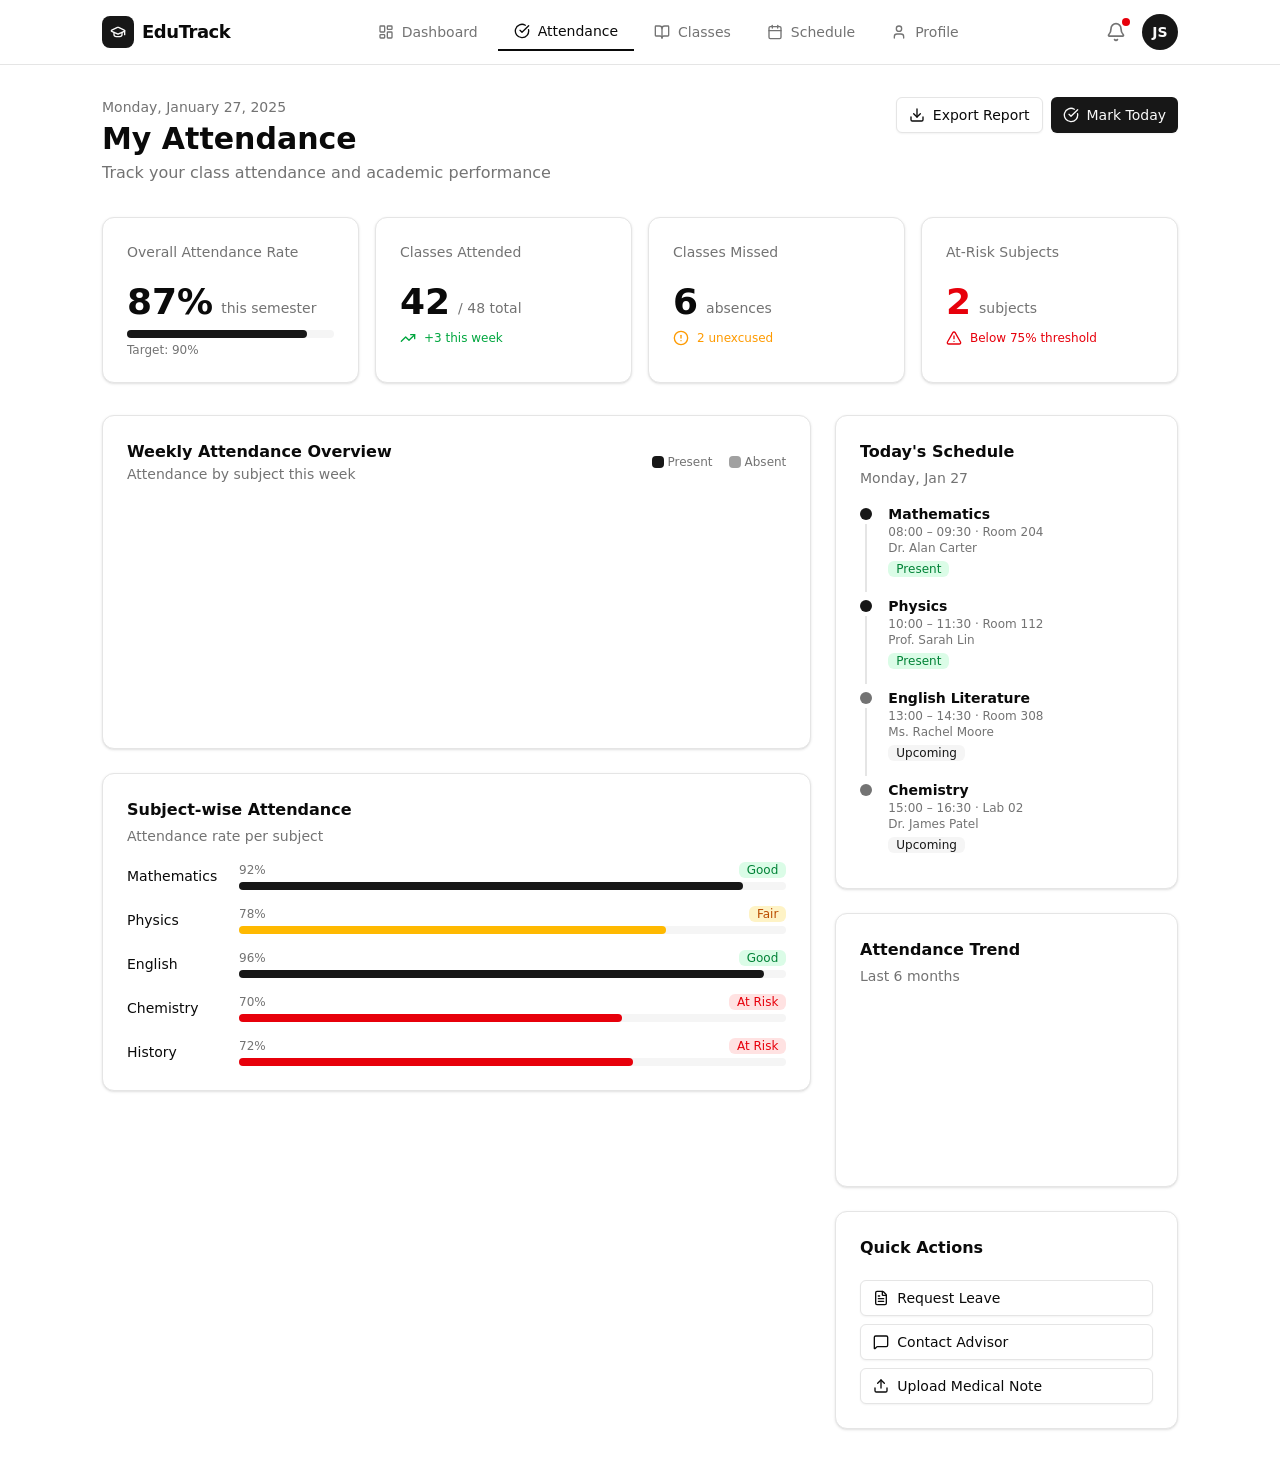
<file: media/Flowstep_ Your AI Design Assistant_files/saved_resource(7).html>
<!DOCTYPE html>
<!-- saved from url=(0078)https://app.flowstep.ai/file?activeFileId=d1f23864-6f26-44db-98c3-ad75e16d27e1 -->
<html><head><meta http-equiv="Content-Type" content="text/html; charset=UTF-8">
          <link rel="preconnect" href="https://fonts.googleapis.com/">
          <link rel="preconnect" href="https://fonts.gstatic.com/" crossorigin="">
          <link href="./css2" rel="stylesheet">
          <script type="module" src="./tailwindStatic.js.download"></script>
          <style type="text/tailwindcss">
    
    /* limit the size of max height elements */
    .h-screen {
      height: 956px !important;
    }
    .min-h-screen {
      min-height: 956px !important;
    }
    
    
    * {
        scrollbar-width: none;
    }

    *::-webkit-scrollbar {
        display: none;
    }

    body {
        font-size: 16px;
        line-height: 24px;
        letter-spacing: 0;
        padding: 0;
        margin: 0;
    }
    
    
    :root {
        font-family: "Inter", ui-sans-serif, system-ui, sans-serif, "Apple Color Emoji", "Segoe UI Emoji", "Segoe UI Symbol", "Noto Color Emoji";
    }

    .font-sans {
        font-family: "Inter", ui-sans-serif, system-ui, sans-serif, "Apple Color Emoji", "Segoe UI Emoji", "Segoe UI Symbol", "Noto Color Emoji";
    }

    .font-mono {
        font-family: "Geist Mono", ui-monospace, SFMono-Regular, Menlo, Monaco, Consolas, "Liberation Mono", "Courier New", monospace;
    }

    .font-serif {
        font-family: "Source Serif 4", "Inter", ui-serif, Georgia, Cambria, "Times New Roman", Times, serif;
    }
    
    @theme inline {
        --radius: 0.65rem;
        --background: oklch(1 0 0);
        --foreground: oklch(0.145 0 0);
        --card: oklch(1 0 0);
        --card-foreground: oklch(0.145 0 0);
        --popover: oklch(1 0 0);
        --popover-foreground: oklch(0.145 0 0);
        --primary: oklch(0.205 0 0);
        --primary-foreground: oklch(0.985 0 0);
        --secondary: oklch(0.97 0 0);
        --secondary-foreground: oklch(0.205 0 0);
        --muted: oklch(0.97 0 0);
        --muted-foreground: oklch(0.556 0 0);
        --accent: oklch(0.97 0 0);
        --accent-foreground: oklch(0.205 0 0);
        --destructive: oklch(0.577 0.245 27.325);
        --border: oklch(0.922 0 0);
        --input: oklch(0.922 0 0);
        --ring: oklch(0.708 0 0);
        --chart-1: oklch(0.646 0.222 41.116);
        --chart-2: oklch(0.6 0.118 184.704);
        --chart-3: oklch(0.398 0.07 227.392);
        --chart-4: oklch(0.828 0.189 84.429);
        --chart-5: oklch(0.769 0.188 70.08);
        --sidebar: oklch(0.985 0 0);
        --sidebar-foreground: oklch(0.145 0 0);
        --sidebar-primary: oklch(0.205 0 0);
        --sidebar-primary-foreground: oklch(0.985 0 0);
        --sidebar-accent: oklch(0.97 0 0);
        --sidebar-accent-foreground: oklch(0.205 0 0);
        --sidebar-border: oklch(0.922 0 0);
        --sidebar-ring: oklch(0.708 0 0);
        --color-background: var(--background);
        --color-foreground: var(--foreground);
        --color-card: var(--card);
        --color-card-foreground: var(--card-foreground);
        --color-popover: var(--popover);
        --color-popover-foreground: var(--popover-foreground);
        --color-primary: var(--primary);
        --color-primary-foreground: var(--primary-foreground);
        --color-secondary: var(--secondary);
        --color-secondary-foreground: var(--secondary-foreground);
        --color-muted: var(--muted);
        --color-muted-foreground: var(--muted-foreground);
        --color-accent: var(--accent);
        --color-accent-foreground: var(--accent-foreground);
        --color-destructive: var(--destructive);
        --color-border: var(--border);
        --color-input: var(--input);
        --color-ring: var(--ring);
        --color-chart-1: var(--chart-1);
        --color-chart-2: var(--chart-2);
        --color-chart-3: var(--chart-3);
        --color-chart-4: var(--chart-4);
        --color-chart-5: var(--chart-5);
        --color-sidebar: var(--sidebar);
        --color-sidebar-foreground: var(--sidebar-foreground);
        --color-sidebar-primary: var(--sidebar-primary);
        --color-sidebar-primary-foreground: var(--sidebar-primary-foreground);
        --color-sidebar-accent: var(--sidebar-accent);
        --color-sidebar-accent-foreground: var(--sidebar-accent-foreground);
        --color-sidebar-border: var(--sidebar-border);
        --color-sidebar-ring: var(--sidebar-ring);
    }
    
    .bg-background {
        background: var(--color-background);
    }
    .bg-foreground {
        background: var(--color-foreground);
    }
    .bg-card {
        background: var(--color-card);
    }
    .bg-card-foreground {
        background: var(--color-card-foreground);
    }
    .bg-popover {
        background: var(--color-popover);
    }
    .bg-popover-foreground {
        background: var(--color-popover-foreground);
    }
    .bg-primary {
        background: var(--color-primary);
    }
    .bg-primary-foreground {
        background: var(--color-primary-foreground);
    }
    .bg-secondary {
        background: var(--color-secondary);
    }
    .bg-secondary-foreground {
        background: var(--color-secondary-foreground);
    }
    .bg-muted {
        background: var(--color-muted);
    }
    .bg-muted-foreground {
        background: var(--color-muted-foreground);
    }
    .bg-accent {
        background: var(--color-accent);
    }
    .bg-accent-foreground {
        background: var(--color-accent-foreground);
    }
    .bg-destructive {
        background: var(--color-destructive);
    }
    .bg-border {
        background: var(--color-border);
    }
    .bg-input {
        background: var(--color-input);
    }
    .bg-ring {
        background: var(--color-ring);
    }

    .text-card {
        color: var(--color-card);
    }
    .text-card-foreground {
        color: var(--color-card-foreground);
    }
    .text-popover {
        color: var(--color-popover);
    }
    .text-popover-foreground {
        color: var(--color-popover-foreground);
    }
    .text-primary {
        color: var(--color-primary);
    }
    .text-primary-foreground {
        color: var(--color-primary-foreground);
    }
    .text-secondary {
        color: var(--color-secondary);
    }
    .text-secondary-foreground {
        color: var(--color-secondary-foreground);
    }
    .text-muted {
        color: var(--color-muted);
    }
    .text-muted-foreground {
        color: var(--color-muted-foreground);
    }
    .text-accent {
        color: var(--color-accent);
    }
    .text-accent-foreground {
        color: var(--color-accent-foreground);
    }
    .text-destructive {
        color: var(--color-destructive);
    }
    .text-border {
        color: var(--color-border);
    }
    .text-input {
        color: var(--color-input);
    }
    .text-ring {
        color: var(--color-ring);
    }
    .border {
        border-color: var(--color-border);
    }
    .border-border {
        border-color: var(--color-border);
    }
    .border-primary {
        border-color: var(--color-primary);
    }
    .border-secondary {
        border-color: var(--color-secondary);
    }
    .border-muted {
        border-color: var(--color-muted);
    }
    .border-accent {
        border-color: var(--color-accent);
    }
    .border-destructive {
        border-color: var(--color-destructive);
    }
    .border-input {
        border-color: var(--color-input);
    }
    .border-ring {
        border-color: var(--color-border);
    }
    .border-t {
        border-color: var(--color-border);
    }
    .border-b {
        border-color: var(--color-border);
    }
    .border-l {
        border-color: var(--color-border);
    }
    .border-r {
        border-color: var(--color-border);
    }    
    </style>
          <link rel="stylesheet" href="./tw-animate.css" crossorigin="anonymous">
          <meta name="viewport" content="width=device-width, initial-scale=1.0">
        <style>/*! tailwindcss v4.1.11 | MIT License | https://tailwindcss.com */
@layer properties;
@layer theme, base, components, utilities;
@layer theme {
  :root, :host {
    --font-sans: ui-sans-serif, system-ui, sans-serif, 'Apple Color Emoji', 'Segoe UI Emoji', 'Segoe UI Symbol',
    'Noto Color Emoji';
    --font-mono: ui-monospace, SFMono-Regular, Menlo, Monaco, Consolas, 'Liberation Mono', 'Courier New',
    monospace;
    --color-red-100: oklch(93.6% 0.032 17.717);
    --color-amber-100: oklch(96.2% 0.059 95.617);
    --color-amber-400: oklch(82.8% 0.189 84.429);
    --color-amber-500: oklch(76.9% 0.188 70.08);
    --color-amber-700: oklch(55.5% 0.163 48.998);
    --color-green-100: oklch(96.2% 0.044 156.743);
    --color-green-600: oklch(62.7% 0.194 149.214);
    --color-green-700: oklch(52.7% 0.154 150.069);
    --color-neutral-50: oklch(98.5% 0 0);
    --color-neutral-100: oklch(97% 0 0);
    --color-neutral-200: oklch(92.2% 0 0);
    --color-neutral-500: oklch(55.6% 0 0);
    --color-neutral-900: oklch(20.5% 0 0);
    --color-neutral-950: oklch(14.5% 0 0);
    --color-black: #000;
    --color-white: #fff;
    --spacing: 0.25rem;
    --text-xs: 0.75rem;
    --text-xs--line-height: calc(1 / 0.75);
    --text-sm: 0.875rem;
    --text-sm--line-height: calc(1.25 / 0.875);
    --text-base: 1rem;
    --text-base--line-height: calc(1.5 / 1);
    --text-lg: 1.125rem;
    --text-lg--line-height: calc(1.75 / 1.125);
    --text-3xl: 1.875rem;
    --text-3xl--line-height: calc(2.25 / 1.875);
    --text-4xl: 2.25rem;
    --text-4xl--line-height: calc(2.5 / 2.25);
    --font-weight-medium: 500;
    --font-weight-semibold: 600;
    --font-weight-bold: 700;
    --tracking-tight: -0.025em;
    --radius-sm: 0.25rem;
    --radius-md: 0.375rem;
    --radius-lg: 0.5rem;
    --radius-xl: 0.75rem;
    --aspect-video: 16 / 9;
    --default-transition-duration: 150ms;
    --default-transition-timing-function: cubic-bezier(0.4, 0, 0.2, 1);
    --default-font-family: var(--font-sans);
    --default-mono-font-family: var(--font-mono);
    --background: oklch(1 0 0);
    --foreground: oklch(0.145 0 0);
    --card: oklch(1 0 0);
    --card-foreground: oklch(0.145 0 0);
    --popover: oklch(1 0 0);
    --popover-foreground: oklch(0.145 0 0);
    --primary: oklch(0.205 0 0);
    --primary-foreground: oklch(0.985 0 0);
    --secondary: oklch(0.97 0 0);
    --secondary-foreground: oklch(0.205 0 0);
    --muted: oklch(0.97 0 0);
    --muted-foreground: oklch(0.556 0 0);
    --accent: oklch(0.97 0 0);
    --accent-foreground: oklch(0.205 0 0);
    --destructive: oklch(0.577 0.245 27.325);
    --border: oklch(0.922 0 0);
    --input: oklch(0.922 0 0);
    --ring: oklch(0.708 0 0);
    --color-background: var(--background);
    --color-foreground: var(--foreground);
    --color-card: var(--card);
    --color-card-foreground: var(--card-foreground);
    --color-popover: var(--popover);
    --color-popover-foreground: var(--popover-foreground);
    --color-primary: var(--primary);
    --color-primary-foreground: var(--primary-foreground);
    --color-secondary: var(--secondary);
    --color-secondary-foreground: var(--secondary-foreground);
    --color-muted: var(--muted);
    --color-muted-foreground: var(--muted-foreground);
    --color-accent: var(--accent);
    --color-accent-foreground: var(--accent-foreground);
    --color-destructive: var(--destructive);
    --color-border: var(--border);
    --color-input: var(--input);
    --color-ring: var(--ring);
  }
}
@layer base {
  *, ::after, ::before, ::backdrop, ::file-selector-button {
    box-sizing: border-box;
    margin: 0;
    padding: 0;
    border: 0 solid;
  }
  html, :host {
    line-height: 1.5;
    -webkit-text-size-adjust: 100%;
    tab-size: 4;
    font-family: var(--default-font-family, ui-sans-serif, system-ui, sans-serif, 'Apple Color Emoji', 'Segoe UI Emoji', 'Segoe UI Symbol', 'Noto Color Emoji');
    font-feature-settings: var(--default-font-feature-settings, normal);
    font-variation-settings: var(--default-font-variation-settings, normal);
    -webkit-tap-highlight-color: transparent;
  }
  hr {
    height: 0;
    color: inherit;
    border-top-width: 1px;
  }
  abbr:where([title]) {
    -webkit-text-decoration: underline dotted;
    text-decoration: underline dotted;
  }
  h1, h2, h3, h4, h5, h6 {
    font-size: inherit;
    font-weight: inherit;
  }
  a {
    color: inherit;
    -webkit-text-decoration: inherit;
    text-decoration: inherit;
  }
  b, strong {
    font-weight: bolder;
  }
  code, kbd, samp, pre {
    font-family: var(--default-mono-font-family, ui-monospace, SFMono-Regular, Menlo, Monaco, Consolas, 'Liberation Mono', 'Courier New', monospace);
    font-feature-settings: var(--default-mono-font-feature-settings, normal);
    font-variation-settings: var(--default-mono-font-variation-settings, normal);
    font-size: 1em;
  }
  small {
    font-size: 80%;
  }
  sub, sup {
    font-size: 75%;
    line-height: 0;
    position: relative;
    vertical-align: baseline;
  }
  sub {
    bottom: -0.25em;
  }
  sup {
    top: -0.5em;
  }
  table {
    text-indent: 0;
    border-color: inherit;
    border-collapse: collapse;
  }
  :-moz-focusring {
    outline: auto;
  }
  progress {
    vertical-align: baseline;
  }
  summary {
    display: list-item;
  }
  ol, ul, menu {
    list-style: none;
  }
  img, svg, video, canvas, audio, iframe, embed, object {
    display: block;
    vertical-align: middle;
  }
  img, video {
    max-width: 100%;
    height: auto;
  }
  button, input, select, optgroup, textarea, ::file-selector-button {
    font: inherit;
    font-feature-settings: inherit;
    font-variation-settings: inherit;
    letter-spacing: inherit;
    color: inherit;
    border-radius: 0;
    background-color: transparent;
    opacity: 1;
  }
  :where(select:is([multiple], [size])) optgroup {
    font-weight: bolder;
  }
  :where(select:is([multiple], [size])) optgroup option {
    padding-inline-start: 20px;
  }
  ::file-selector-button {
    margin-inline-end: 4px;
  }
  ::placeholder {
    opacity: 1;
  }
  @supports (not (-webkit-appearance: -apple-pay-button))  or (contain-intrinsic-size: 1px) {
    ::placeholder {
      color: currentcolor;
      @supports (color: color-mix(in lab, red, red)) {
        color: color-mix(in oklab, currentcolor 50%, transparent);
      }
    }
  }
  textarea {
    resize: vertical;
  }
  ::-webkit-search-decoration {
    -webkit-appearance: none;
  }
  ::-webkit-date-and-time-value {
    min-height: 1lh;
    text-align: inherit;
  }
  ::-webkit-datetime-edit {
    display: inline-flex;
  }
  ::-webkit-datetime-edit-fields-wrapper {
    padding: 0;
  }
  ::-webkit-datetime-edit, ::-webkit-datetime-edit-year-field, ::-webkit-datetime-edit-month-field, ::-webkit-datetime-edit-day-field, ::-webkit-datetime-edit-hour-field, ::-webkit-datetime-edit-minute-field, ::-webkit-datetime-edit-second-field, ::-webkit-datetime-edit-millisecond-field, ::-webkit-datetime-edit-meridiem-field {
    padding-block: 0;
  }
  :-moz-ui-invalid {
    box-shadow: none;
  }
  button, input:where([type='button'], [type='reset'], [type='submit']), ::file-selector-button {
    appearance: button;
  }
  ::-webkit-inner-spin-button, ::-webkit-outer-spin-button {
    height: auto;
  }
  [hidden]:where(:not([hidden='until-found'])) {
    display: none !important;
  }
}
@layer utilities {
  .\@container\/card-header {
    container-type: inline-size;
    container-name: card-header;
  }
  .absolute {
    position: absolute;
  }
  .relative {
    position: relative;
  }
  .-top-1 {
    top: calc(var(--spacing) * -1);
  }
  .-right-1 {
    right: calc(var(--spacing) * -1);
  }
  .col-span-1 {
    grid-column: span 1 / span 1;
  }
  .col-span-2 {
    grid-column: span 2 / span 2;
  }
  .mx-auto {
    margin-inline: auto;
  }
  .my-1 {
    margin-block: calc(var(--spacing) * 1);
  }
  .mt-1 {
    margin-top: calc(var(--spacing) * 1);
  }
  .mt-2 {
    margin-top: calc(var(--spacing) * 2);
  }
  .mb-1 {
    margin-bottom: calc(var(--spacing) * 1);
  }
  .mb-8 {
    margin-bottom: calc(var(--spacing) * 8);
  }
  .flex {
    display: flex;
  }
  .grid {
    display: grid;
  }
  .inline-block {
    display: inline-block;
  }
  .inline-flex {
    display: inline-flex;
  }
  .aspect-video {
    aspect-ratio: var(--aspect-video);
  }
  .size-4 {
    width: calc(var(--spacing) * 4);
    height: calc(var(--spacing) * 4);
  }
  .size-5 {
    width: calc(var(--spacing) * 5);
    height: calc(var(--spacing) * 5);
  }
  .h-2 {
    height: calc(var(--spacing) * 2);
  }
  .h-3 {
    height: calc(var(--spacing) * 3);
  }
  .h-8 {
    height: calc(var(--spacing) * 8);
  }
  .h-9 {
    height: calc(var(--spacing) * 9);
  }
  .h-16 {
    height: calc(var(--spacing) * 16);
  }
  .h-40 {
    height: calc(var(--spacing) * 40);
  }
  .h-55 {
    height: calc(var(--spacing) * 55);
  }
  .h-fit {
    height: fit-content;
  }
  .min-h-screen {
    min-height: 100vh;
  }
  .w-0\.5 {
    width: calc(var(--spacing) * 0.5);
  }
  .w-2 {
    width: calc(var(--spacing) * 2);
  }
  .w-3 {
    width: calc(var(--spacing) * 3);
  }
  .w-8 {
    width: calc(var(--spacing) * 8);
  }
  .w-9 {
    width: calc(var(--spacing) * 9);
  }
  .w-24 {
    width: calc(var(--spacing) * 24);
  }
  .w-\[70\%\] {
    width: 70%;
  }
  .w-\[72\%\] {
    width: 72%;
  }
  .w-\[78\%\] {
    width: 78%;
  }
  .w-\[87\%\] {
    width: 87%;
  }
  .w-\[92\%\] {
    width: 92%;
  }
  .w-\[96\%\] {
    width: 96%;
  }
  .w-fit {
    width: fit-content;
  }
  .w-full {
    width: 100%;
  }
  .w-screen {
    width: 100vw;
  }
  .max-w-\[1140px\] {
    max-width: 1140px;
  }
  .max-w-screen {
    max-width: 100vw;
  }
  .min-w-fit {
    min-width: fit-content;
  }
  .min-w-screen {
    min-width: 100vw;
  }
  .flex-1 {
    flex: 1;
  }
  .shrink-0 {
    flex-shrink: 0;
  }
  .auto-rows-min {
    grid-auto-rows: min-content;
  }
  .grid-cols-3 {
    grid-template-columns: repeat(3, minmax(0, 1fr));
  }
  .grid-cols-4 {
    grid-template-columns: repeat(4, minmax(0, 1fr));
  }
  .grid-rows-\[auto_auto\] {
    grid-template-rows: auto auto;
  }
  .flex-col {
    flex-direction: column;
  }
  .items-center {
    align-items: center;
  }
  .items-end {
    align-items: flex-end;
  }
  .items-start {
    align-items: flex-start;
  }
  .justify-between {
    justify-content: space-between;
  }
  .justify-center {
    justify-content: center;
  }
  .justify-start {
    justify-content: flex-start;
  }
  .gap-0 {
    gap: calc(var(--spacing) * 0);
  }
  .gap-1 {
    gap: calc(var(--spacing) * 1);
  }
  .gap-2 {
    gap: calc(var(--spacing) * 2);
  }
  .gap-4 {
    gap: calc(var(--spacing) * 4);
  }
  .gap-6 {
    gap: calc(var(--spacing) * 6);
  }
  .overflow-hidden {
    overflow: hidden;
  }
  .overflow-visible {
    overflow: visible;
  }
  .rounded-full {
    border-radius: calc(infinity * 1px);
  }
  .rounded-lg {
    border-radius: var(--radius-lg);
  }
  .rounded-md {
    border-radius: var(--radius-md);
  }
  .rounded-sm {
    border-radius: var(--radius-sm);
  }
  .rounded-xl {
    border-radius: var(--radius-xl);
  }
  .border {
    border-style: var(--tw-border-style);
    border-width: 1px;
  }
  .border-0 {
    border-style: var(--tw-border-style);
    border-width: 0px;
  }
  .border-t-0 {
    border-top-style: var(--tw-border-style);
    border-top-width: 0px;
  }
  .border-r-0 {
    border-right-style: var(--tw-border-style);
    border-right-width: 0px;
  }
  .border-b-1 {
    border-bottom-style: var(--tw-border-style);
    border-bottom-width: 1px;
  }
  .border-b-2 {
    border-bottom-style: var(--tw-border-style);
    border-bottom-width: 2px;
  }
  .border-l-0 {
    border-left-style: var(--tw-border-style);
    border-left-width: 0px;
  }
  .border-solid {
    --tw-border-style: solid;
    border-style: solid;
  }
  .border-black\/1 {
    border-color: color-mix(in srgb, #000 1%, transparent);
    @supports (color: color-mix(in lab, red, red)) {
      border-color: color-mix(in oklab, var(--color-black) 1%, transparent);
    }
  }
  .border-neutral-200 {
    border-color: var(--color-neutral-200);
  }
  .border-neutral-950 {
    border-color: var(--color-neutral-950);
  }
  .bg-\[\#e7000b\] {
    background-color: #e7000b;
  }
  .bg-\[oklch\(0\.205_0_0\)\] {
    background-color: oklch(0.205 0 0);
  }
  .bg-\[oklch\(0\.577_0\.245_27\.325\)\] {
    background-color: oklch(0.577 0.245 27.325);
  }
  .bg-\[oklch\(0\.708_0_0\)\] {
    background-color: oklch(0.708 0 0);
  }
  .bg-amber-100 {
    background-color: var(--color-amber-100);
  }
  .bg-amber-400 {
    background-color: var(--color-amber-400);
  }
  .bg-background {
    background-color: var(--background);
  }
  .bg-card {
    background-color: var(--card);
  }
  .bg-green-100 {
    background-color: var(--color-green-100);
  }
  .bg-neutral-100 {
    background-color: var(--color-neutral-100);
  }
  .bg-neutral-200 {
    background-color: var(--color-neutral-200);
  }
  .bg-neutral-500 {
    background-color: var(--color-neutral-500);
  }
  .bg-neutral-900 {
    background-color: var(--color-neutral-900);
  }
  .bg-red-100 {
    background-color: var(--color-red-100);
  }
  .bg-white {
    background-color: var(--color-white);
  }
  .p-0 {
    padding: calc(var(--spacing) * 0);
  }
  .p-6 {
    padding: calc(var(--spacing) * 6);
  }
  .p-8 {
    padding: calc(var(--spacing) * 8);
  }
  .px-2 {
    padding-inline: calc(var(--spacing) * 2);
  }
  .px-4 {
    padding-inline: calc(var(--spacing) * 4);
  }
  .px-8 {
    padding-inline: calc(var(--spacing) * 8);
  }
  .py-0 {
    padding-block: calc(var(--spacing) * 0);
  }
  .py-2 {
    padding-block: calc(var(--spacing) * 2);
  }
  .pb-2 {
    padding-bottom: calc(var(--spacing) * 2);
  }
  .pb-4 {
    padding-bottom: calc(var(--spacing) * 4);
  }
  .text-3xl {
    font-size: var(--text-3xl);
    line-height: var(--tw-leading, var(--text-3xl--line-height));
  }
  .text-4xl {
    font-size: var(--text-4xl);
    line-height: var(--tw-leading, var(--text-4xl--line-height));
  }
  .text-base {
    font-size: var(--text-base);
    line-height: var(--tw-leading, var(--text-base--line-height));
  }
  .text-lg {
    font-size: var(--text-lg);
    line-height: var(--tw-leading, var(--text-lg--line-height));
  }
  .text-sm {
    font-size: var(--text-sm);
    line-height: var(--tw-leading, var(--text-sm--line-height));
  }
  .text-xs {
    font-size: var(--text-xs);
    line-height: var(--tw-leading, var(--text-xs--line-height));
  }
  .leading-4 {
    --tw-leading: calc(var(--spacing) * 4);
    line-height: calc(var(--spacing) * 4);
  }
  .leading-5 {
    --tw-leading: calc(var(--spacing) * 5);
    line-height: calc(var(--spacing) * 5);
  }
  .leading-6 {
    --tw-leading: calc(var(--spacing) * 6);
    line-height: calc(var(--spacing) * 6);
  }
  .leading-7 {
    --tw-leading: calc(var(--spacing) * 7);
    line-height: calc(var(--spacing) * 7);
  }
  .leading-9 {
    --tw-leading: calc(var(--spacing) * 9);
    line-height: calc(var(--spacing) * 9);
  }
  .leading-10 {
    --tw-leading: calc(var(--spacing) * 10);
    line-height: calc(var(--spacing) * 10);
  }
  .font-bold {
    --tw-font-weight: var(--font-weight-bold);
    font-weight: var(--font-weight-bold);
  }
  .font-medium {
    --tw-font-weight: var(--font-weight-medium);
    font-weight: var(--font-weight-medium);
  }
  .font-semibold {
    --tw-font-weight: var(--font-weight-semibold);
    font-weight: var(--font-weight-semibold);
  }
  .tracking-tight {
    --tw-tracking: var(--tracking-tight);
    letter-spacing: var(--tracking-tight);
  }
  .whitespace-nowrap {
    white-space: nowrap;
  }
  .text-\[oklch\(0\.577_0\.245_27\.325\)\] {
    color: oklch(0.577 0.245 27.325);
  }
  .text-amber-500 {
    color: var(--color-amber-500);
  }
  .text-amber-700 {
    color: var(--color-amber-700);
  }
  .text-card-foreground {
    color: var(--card-foreground);
  }
  .text-green-600 {
    color: var(--color-green-600);
  }
  .text-green-700 {
    color: var(--color-green-700);
  }
  .text-neutral-50 {
    color: var(--color-neutral-50);
  }
  .text-neutral-500 {
    color: var(--color-neutral-500);
  }
  .text-neutral-900 {
    color: var(--color-neutral-900);
  }
  .text-neutral-950 {
    color: var(--color-neutral-950);
  }
  .shadow-sm {
    --tw-shadow: 0 1px 3px 0 var(--tw-shadow-color, rgb(0 0 0 / 0.1)), 0 1px 2px -1px var(--tw-shadow-color, rgb(0 0 0 / 0.1));
    box-shadow: var(--tw-inset-shadow), var(--tw-inset-ring-shadow), var(--tw-ring-offset-shadow), var(--tw-ring-shadow), var(--tw-shadow);
  }
  .shadow-xs {
    --tw-shadow: 0 1px 2px 0 var(--tw-shadow-color, rgb(0 0 0 / 0.05));
    box-shadow: var(--tw-inset-shadow), var(--tw-inset-ring-shadow), var(--tw-ring-offset-shadow), var(--tw-ring-shadow), var(--tw-shadow);
  }
  .transition-\[color\,box-shadow\] {
    transition-property: color,box-shadow;
    transition-timing-function: var(--tw-ease, var(--default-transition-timing-function));
    transition-duration: var(--tw-duration, var(--default-transition-duration));
  }
  .transition-all {
    transition-property: all;
    transition-timing-function: var(--tw-ease, var(--default-transition-timing-function));
    transition-duration: var(--tw-duration, var(--default-transition-duration));
  }
  .transition-colors {
    transition-property: color, background-color, border-color, outline-color, text-decoration-color, fill, stroke, --tw-gradient-from, --tw-gradient-via, --tw-gradient-to;
    transition-timing-function: var(--tw-ease, var(--default-transition-timing-function));
    transition-duration: var(--tw-duration, var(--default-transition-duration));
  }
  .outline-none {
    --tw-outline-style: none;
    outline-style: none;
  }
  .hover\:bg-accent {
    &:hover {
      @media (hover: hover) {
        background-color: var(--accent);
      }
    }
  }
  .hover\:bg-primary\/90 {
    &:hover {
      @media (hover: hover) {
        background-color: color-mix(in srgb, oklch(0.205 0 0) 90%, transparent);
        @supports (color: color-mix(in lab, red, red)) {
          background-color: color-mix(in oklab, var(--primary) 90%, transparent);
        }
      }
    }
  }
  .hover\:text-accent-foreground {
    &:hover {
      @media (hover: hover) {
        color: var(--accent-foreground);
      }
    }
  }
  .focus-visible\:border-ring {
    &:focus-visible {
      border-color: var(--ring);
    }
  }
  .focus-visible\:ring-\[3px\] {
    &:focus-visible {
      --tw-ring-shadow: var(--tw-ring-inset,) 0 0 0 calc(3px + var(--tw-ring-offset-width)) var(--tw-ring-color, currentcolor);
      box-shadow: var(--tw-inset-shadow), var(--tw-inset-ring-shadow), var(--tw-ring-offset-shadow), var(--tw-ring-shadow), var(--tw-shadow);
    }
  }
  .focus-visible\:ring-ring\/50 {
    &:focus-visible {
      --tw-ring-color: color-mix(in srgb, oklch(0.708 0 0) 50%, transparent);
      @supports (color: color-mix(in lab, red, red)) {
        --tw-ring-color: color-mix(in oklab, var(--ring) 50%, transparent);
      }
    }
  }
  .disabled\:pointer-events-none {
    &:disabled {
      pointer-events: none;
    }
  }
  .disabled\:opacity-50 {
    &:disabled {
      opacity: 50%;
    }
  }
  .has-data-\[slot\=card-action\]\:grid-cols-\[1fr_auto\] {
    &:has(*[data-slot="card-action"]) {
      grid-template-columns: 1fr auto;
    }
  }
  .has-\[\>svg\]\:px-3 {
    &:has(>svg) {
      padding-inline: calc(var(--spacing) * 3);
    }
  }
  .aria-invalid\:border-destructive {
    &[aria-invalid="true"] {
      border-color: var(--destructive);
    }
  }
  .aria-invalid\:ring-destructive\/20 {
    &[aria-invalid="true"] {
      --tw-ring-color: color-mix(in srgb, oklch(0.577 0.245 27.325) 20%, transparent);
      @supports (color: color-mix(in lab, red, red)) {
        --tw-ring-color: color-mix(in oklab, var(--destructive) 20%, transparent);
      }
    }
  }
  .dark\:border-input {
    @media (prefers-color-scheme: dark) {
      border-color: var(--input);
    }
  }
  .dark\:bg-input\/30 {
    @media (prefers-color-scheme: dark) {
      background-color: color-mix(in srgb, oklch(0.922 0 0) 30%, transparent);
      @supports (color: color-mix(in lab, red, red)) {
        background-color: color-mix(in oklab, var(--input) 30%, transparent);
      }
    }
  }
  .dark\:hover\:bg-input\/50 {
    @media (prefers-color-scheme: dark) {
      &:hover {
        @media (hover: hover) {
          background-color: color-mix(in srgb, oklch(0.922 0 0) 50%, transparent);
          @supports (color: color-mix(in lab, red, red)) {
            background-color: color-mix(in oklab, var(--input) 50%, transparent);
          }
        }
      }
    }
  }
  .dark\:aria-invalid\:ring-destructive\/40 {
    @media (prefers-color-scheme: dark) {
      &[aria-invalid="true"] {
        --tw-ring-color: color-mix(in srgb, oklch(0.577 0.245 27.325) 40%, transparent);
        @supports (color: color-mix(in lab, red, red)) {
          --tw-ring-color: color-mix(in oklab, var(--destructive) 40%, transparent);
        }
      }
    }
  }
  .\[\&_\.recharts-cartesian-axis-tick_text\]\:fill-muted-foreground {
    & .recharts-cartesian-axis-tick text {
      fill: var(--muted-foreground);
    }
  }
  .\[\&_\.recharts-cartesian-grid_line\[stroke\=\'\#ccc\'\]\]\:stroke-border\/50 {
    & .recharts-cartesian-grid line[stroke='#ccc'] {
      stroke: color-mix(in srgb, oklch(0.922 0 0) 50%, transparent);
      @supports (color: color-mix(in lab, red, red)) {
        stroke: color-mix(in oklab, var(--border) 50%, transparent);
      }
    }
  }
  .\[\&_\.recharts-curve\.recharts-tooltip-cursor\]\:stroke-border {
    & .recharts-curve.recharts-tooltip-cursor {
      stroke: var(--border);
    }
  }
  .\[\&_\.recharts-dot\[stroke\=\'\#fff\'\]\]\:stroke-transparent {
    & .recharts-dot[stroke='#fff'] {
      stroke: transparent;
    }
  }
  .\[\&_\.recharts-layer\]\:outline-hidden {
    & .recharts-layer {
      --tw-outline-style: none;
      outline-style: none;
      @media (forced-colors: active) {
        outline: 2px solid transparent;
        outline-offset: 2px;
      }
    }
  }
  .\[\&_\.recharts-polar-grid_\[stroke\=\'\#ccc\'\]\]\:stroke-border {
    & .recharts-polar-grid [stroke='#ccc'] {
      stroke: var(--border);
    }
  }
  .\[\&_\.recharts-radial-bar-background-sector\]\:fill-muted {
    & .recharts-radial-bar-background-sector {
      fill: var(--muted);
    }
  }
  .\[\&_\.recharts-rectangle\.recharts-tooltip-cursor\]\:fill-muted {
    & .recharts-rectangle.recharts-tooltip-cursor {
      fill: var(--muted);
    }
  }
  .\[\&_\.recharts-reference-line_\[stroke\=\'\#ccc\'\]\]\:stroke-border {
    & .recharts-reference-line [stroke='#ccc'] {
      stroke: var(--border);
    }
  }
  .\[\&_\.recharts-sector\]\:outline-hidden {
    & .recharts-sector {
      --tw-outline-style: none;
      outline-style: none;
      @media (forced-colors: active) {
        outline: 2px solid transparent;
        outline-offset: 2px;
      }
    }
  }
  .\[\&_\.recharts-sector\[stroke\=\'\#fff\'\]\]\:stroke-transparent {
    & .recharts-sector[stroke='#fff'] {
      stroke: transparent;
    }
  }
  .\[\&_\.recharts-surface\]\:outline-hidden {
    & .recharts-surface {
      --tw-outline-style: none;
      outline-style: none;
      @media (forced-colors: active) {
        outline: 2px solid transparent;
        outline-offset: 2px;
      }
    }
  }
  .\[\&_svg\]\:pointer-events-none {
    & svg {
      pointer-events: none;
    }
  }
  .\[\&_svg\]\:shrink-0 {
    & svg {
      flex-shrink: 0;
    }
  }
  .\[\&_svg\:not\(\[class\*\=\'size-\'\]\)\]\:size-4 {
    & svg:not([class*='size-']) {
      width: calc(var(--spacing) * 4);
      height: calc(var(--spacing) * 4);
    }
  }
  .\[\.border-b\]\:pb-6 {
    &:is(.border-b) {
      padding-bottom: calc(var(--spacing) * 6);
    }
  }
  .\[\&\>svg\]\:pointer-events-none {
    &>svg {
      pointer-events: none;
    }
  }
  .\[\&\>svg\]\:size-3 {
    &>svg {
      width: calc(var(--spacing) * 3);
      height: calc(var(--spacing) * 3);
    }
  }
  .\[a\&\]\:hover\:bg-primary\/90 {
    a& {
      &:hover {
        @media (hover: hover) {
          background-color: color-mix(in srgb, oklch(0.205 0 0) 90%, transparent);
          @supports (color: color-mix(in lab, red, red)) {
            background-color: color-mix(in oklab, var(--primary) 90%, transparent);
          }
        }
      }
    }
  }
}
.h-screen {
  height: 956px !important;
}
.min-h-screen {
  min-height: 956px !important;
}
* {
  scrollbar-width: none;
}
*::-webkit-scrollbar {
  display: none;
}
body {
  font-size: 16px;
  line-height: 24px;
  letter-spacing: 0;
  padding: 0;
  margin: 0;
}
:root {
  font-family: "Inter", ui-sans-serif, system-ui, sans-serif, "Apple Color Emoji", "Segoe UI Emoji", "Segoe UI Symbol", "Noto Color Emoji";
}
.font-sans {
  font-family: "Inter", ui-sans-serif, system-ui, sans-serif, "Apple Color Emoji", "Segoe UI Emoji", "Segoe UI Symbol", "Noto Color Emoji";
}
.font-mono {
  font-family: "Geist Mono", ui-monospace, SFMono-Regular, Menlo, Monaco, Consolas, "Liberation Mono", "Courier New", monospace;
}
.font-serif {
  font-family: "Source Serif 4", "Inter", ui-serif, Georgia, Cambria, "Times New Roman", Times, serif;
}
.bg-background {
  background: var(--color-background);
}
.bg-foreground {
  background: var(--color-foreground);
}
.bg-card {
  background: var(--color-card);
}
.bg-card-foreground {
  background: var(--color-card-foreground);
}
.bg-popover {
  background: var(--color-popover);
}
.bg-popover-foreground {
  background: var(--color-popover-foreground);
}
.bg-primary {
  background: var(--color-primary);
}
.bg-primary-foreground {
  background: var(--color-primary-foreground);
}
.bg-secondary {
  background: var(--color-secondary);
}
.bg-secondary-foreground {
  background: var(--color-secondary-foreground);
}
.bg-muted {
  background: var(--color-muted);
}
.bg-muted-foreground {
  background: var(--color-muted-foreground);
}
.bg-accent {
  background: var(--color-accent);
}
.bg-accent-foreground {
  background: var(--color-accent-foreground);
}
.bg-destructive {
  background: var(--color-destructive);
}
.bg-border {
  background: var(--color-border);
}
.bg-input {
  background: var(--color-input);
}
.bg-ring {
  background: var(--color-ring);
}
.text-card {
  color: var(--color-card);
}
.text-card-foreground {
  color: var(--color-card-foreground);
}
.text-popover {
  color: var(--color-popover);
}
.text-popover-foreground {
  color: var(--color-popover-foreground);
}
.text-primary {
  color: var(--color-primary);
}
.text-primary-foreground {
  color: var(--color-primary-foreground);
}
.text-secondary {
  color: var(--color-secondary);
}
.text-secondary-foreground {
  color: var(--color-secondary-foreground);
}
.text-muted {
  color: var(--color-muted);
}
.text-muted-foreground {
  color: var(--color-muted-foreground);
}
.text-accent {
  color: var(--color-accent);
}
.text-accent-foreground {
  color: var(--color-accent-foreground);
}
.text-destructive {
  color: var(--color-destructive);
}
.text-border {
  color: var(--color-border);
}
.text-input {
  color: var(--color-input);
}
.text-ring {
  color: var(--color-ring);
}
.border {
  border-color: var(--color-border);
}
.border-border {
  border-color: var(--color-border);
}
.border-primary {
  border-color: var(--color-primary);
}
.border-secondary {
  border-color: var(--color-secondary);
}
.border-muted {
  border-color: var(--color-muted);
}
.border-accent {
  border-color: var(--color-accent);
}
.border-destructive {
  border-color: var(--color-destructive);
}
.border-input {
  border-color: var(--color-input);
}
.border-ring {
  border-color: var(--color-border);
}
.border-t {
  border-color: var(--color-border);
}
.border-b {
  border-color: var(--color-border);
}
.border-l {
  border-color: var(--color-border);
}
.border-r {
  border-color: var(--color-border);
}
@property --tw-border-style {
  syntax: "*";
  inherits: false;
  initial-value: solid;
}
@property --tw-leading {
  syntax: "*";
  inherits: false;
}
@property --tw-font-weight {
  syntax: "*";
  inherits: false;
}
@property --tw-tracking {
  syntax: "*";
  inherits: false;
}
@property --tw-shadow {
  syntax: "*";
  inherits: false;
  initial-value: 0 0 #0000;
}
@property --tw-shadow-color {
  syntax: "*";
  inherits: false;
}
@property --tw-shadow-alpha {
  syntax: "<percentage>";
  inherits: false;
  initial-value: 100%;
}
@property --tw-inset-shadow {
  syntax: "*";
  inherits: false;
  initial-value: 0 0 #0000;
}
@property --tw-inset-shadow-color {
  syntax: "*";
  inherits: false;
}
@property --tw-inset-shadow-alpha {
  syntax: "<percentage>";
  inherits: false;
  initial-value: 100%;
}
@property --tw-ring-color {
  syntax: "*";
  inherits: false;
}
@property --tw-ring-shadow {
  syntax: "*";
  inherits: false;
  initial-value: 0 0 #0000;
}
@property --tw-inset-ring-color {
  syntax: "*";
  inherits: false;
}
@property --tw-inset-ring-shadow {
  syntax: "*";
  inherits: false;
  initial-value: 0 0 #0000;
}
@property --tw-ring-inset {
  syntax: "*";
  inherits: false;
}
@property --tw-ring-offset-width {
  syntax: "<length>";
  inherits: false;
  initial-value: 0px;
}
@property --tw-ring-offset-color {
  syntax: "*";
  inherits: false;
  initial-value: #fff;
}
@property --tw-ring-offset-shadow {
  syntax: "*";
  inherits: false;
  initial-value: 0 0 #0000;
}
@layer properties {
  @supports ((-webkit-hyphens: none) and (not (margin-trim: inline))) or ((-moz-orient: inline) and (not (color:rgb(from red r g b)))) {
    *, ::before, ::after, ::backdrop {
      --tw-border-style: solid;
      --tw-leading: initial;
      --tw-font-weight: initial;
      --tw-tracking: initial;
      --tw-shadow: 0 0 #0000;
      --tw-shadow-color: initial;
      --tw-shadow-alpha: 100%;
      --tw-inset-shadow: 0 0 #0000;
      --tw-inset-shadow-color: initial;
      --tw-inset-shadow-alpha: 100%;
      --tw-ring-color: initial;
      --tw-ring-shadow: 0 0 #0000;
      --tw-inset-ring-color: initial;
      --tw-inset-ring-shadow: 0 0 #0000;
      --tw-ring-inset: initial;
      --tw-ring-offset-width: 0px;
      --tw-ring-offset-color: #fff;
      --tw-ring-offset-shadow: 0 0 #0000;
    }
  }
}
</style></head>
        <body>
          <div id="offscreen-mount" style="position:absolute;top:0;left:0;"><div style="position: absolute; top: 0px; left: 0px;"><div class="bg-white text-neutral-950 w-full h-fit h-fit min-h-screen w-screen min-w-screen max-w-screen overflow-visible" data-id="9a60108a-c688-59ac-bff0-adb49b8f85bb"><nav class="bg-white border-neutral-200 border-t-0 border-r-0 border-b-1 border-l-0 border-solid w-full" data-id="3610e24c-f220-5321-bc48-74eee05643dd"><div class="max-w-[1140px] flex mx-auto px-8 justify-between items-center h-16" data-id="a44c7b51-dccb-509c-a44a-f2f2bd2c4203"><div class="flex items-center gap-2" data-id="07a74fe8-1eba-5af1-9f23-ac60ffef70e6"><div class="rounded-lg bg-neutral-900 flex justify-center items-center w-8 h-8" data-id="7581e13e-4ad4-5472-a6bd-5416c4538322"><svg xmlns="http://www.w3.org/2000/svg" width="24" height="24" viewBox="0 0 24 24" fill="none" stroke="currentColor" stroke-width="2" stroke-linecap="round" stroke-linejoin="round" class="lucide lucide-graduation-cap size-4 text-neutral-50" aria-hidden="true" data-id="e0373ee2-6d86-5d25-aa6a-34c3a59a66e0"><path d="M21.42 10.922a1 1 0 0 0-.019-1.838L12.83 5.18a2 2 0 0 0-1.66 0L2.6 9.08a1 1 0 0 0 0 1.832l8.57 3.908a2 2 0 0 0 1.66 0z"></path><path d="M22 10v6"></path><path d="M6 12.5V16a6 3 0 0 0 12 0v-3.5"></path></svg></div><span class="font-bold text-neutral-950 text-lg leading-7 tracking-tight" data-id="ba2bebdc-84c2-5bb1-b1ae-734743dc7186">EduTrack</span></div><div class="flex items-center gap-1" data-id="a876f293-e561-520d-be93-a1f9aeaeb413"><a class="transition-colors font-medium text-neutral-500 text-sm leading-5 flex px-4 py-2 items-center gap-2" data-id="ce30c3cd-efe5-5fb0-89d3-593c48e93b7e"><svg xmlns="http://www.w3.org/2000/svg" width="24" height="24" viewBox="0 0 24 24" fill="none" stroke="currentColor" stroke-width="2" stroke-linecap="round" stroke-linejoin="round" class="lucide lucide-layout-dashboard size-4" aria-hidden="true" data-id="a231bc3c-9418-5fd2-a34d-ad8b7b19620a"><rect width="7" height="9" x="3" y="3" rx="1"></rect><rect width="7" height="5" x="14" y="3" rx="1"></rect><rect width="7" height="9" x="14" y="12" rx="1"></rect><rect width="7" height="5" x="3" y="16" rx="1"></rect></svg><span data-id="63cdf7d1-b6cf-5025-af1c-75a0015b34ab">Dashboard</span></a><a class="transition-colors font-medium text-neutral-950 text-sm leading-5 border-neutral-950 border-t-0 border-r-0 border-b-2 border-l-0 border-solid flex px-4 py-2 items-center gap-2" data-id="6c29e7ad-44e4-57c2-818a-63d1ea8f9f9c"><svg xmlns="http://www.w3.org/2000/svg" width="24" height="24" viewBox="0 0 24 24" fill="none" stroke="currentColor" stroke-width="2" stroke-linecap="round" stroke-linejoin="round" class="lucide lucide-circle-check-big size-4" aria-hidden="true" data-id="23e0201e-5e66-5e22-a326-40b0b76ec910"><path d="M21.801 10A10 10 0 1 1 17 3.335"></path><path d="m9 11 3 3L22 4"></path></svg><span data-id="676c3e7b-7a11-5d90-bbba-3fc679432e65">Attendance</span></a><a class="transition-colors font-medium text-neutral-500 text-sm leading-5 flex px-4 py-2 items-center gap-2" data-id="7a153778-9cea-5cf2-a3e7-f5ececc9c237"><svg xmlns="http://www.w3.org/2000/svg" width="24" height="24" viewBox="0 0 24 24" fill="none" stroke="currentColor" stroke-width="2" stroke-linecap="round" stroke-linejoin="round" class="lucide lucide-book-open size-4" aria-hidden="true" data-id="4d2971ab-0475-5f01-8518-f7ac41d61199"><path d="M12 7v14"></path><path d="M3 18a1 1 0 0 1-1-1V4a1 1 0 0 1 1-1h5a4 4 0 0 1 4 4 4 4 0 0 1 4-4h5a1 1 0 0 1 1 1v13a1 1 0 0 1-1 1h-6a3 3 0 0 0-3 3 3 3 0 0 0-3-3z"></path></svg><span data-id="b3709ed5-9e73-5bfe-a233-4f9685d62f3a">Classes</span></a><a class="transition-colors font-medium text-neutral-500 text-sm leading-5 flex px-4 py-2 items-center gap-2" data-id="fd4d676e-e6e9-5651-98ef-f921c97d6557"><svg xmlns="http://www.w3.org/2000/svg" width="24" height="24" viewBox="0 0 24 24" fill="none" stroke="currentColor" stroke-width="2" stroke-linecap="round" stroke-linejoin="round" class="lucide lucide-calendar size-4" aria-hidden="true" data-id="ce8e2853-f722-5d49-adbd-43023ebef4d8"><path d="M8 2v4"></path><path d="M16 2v4"></path><rect width="18" height="18" x="3" y="4" rx="2"></rect><path d="M3 10h18"></path></svg><span data-id="2b8d8b95-a0ce-5408-9d56-54db44f65178">Schedule</span></a><a class="transition-colors font-medium text-neutral-500 text-sm leading-5 flex px-4 py-2 items-center gap-2" data-id="2c077b26-08b4-5944-a1f4-b78db2a82dab"><svg xmlns="http://www.w3.org/2000/svg" width="24" height="24" viewBox="0 0 24 24" fill="none" stroke="currentColor" stroke-width="2" stroke-linecap="round" stroke-linejoin="round" class="lucide lucide-user size-4" aria-hidden="true" data-id="48a9e7b0-7e95-5889-b885-946e2fcd558f"><path d="M19 21v-2a4 4 0 0 0-4-4H9a4 4 0 0 0-4 4v2"></path><circle cx="12" cy="7" r="4"></circle></svg><span data-id="eec1532b-768f-52f3-abb7-c37ef1ad864d">Profile</span></a></div><div class="flex items-center gap-4" data-id="82a5ebbb-e3b1-5123-9df8-2efc26614b02"><button class="relative text-neutral-500" data-id="90e01fbd-749d-52ba-bd09-2f01ade2a80d"><svg xmlns="http://www.w3.org/2000/svg" width="24" height="24" viewBox="0 0 24 24" fill="none" stroke="currentColor" stroke-width="2" stroke-linecap="round" stroke-linejoin="round" class="lucide lucide-bell size-5" aria-hidden="true" data-id="9653093e-fab3-5635-8ff8-548c4b387881"><path d="M10.268 21a2 2 0 0 0 3.464 0"></path><path d="M3.262 15.326A1 1 0 0 0 4 17h16a1 1 0 0 0 .74-1.673C19.41 13.956 18 12.499 18 8A6 6 0 0 0 6 8c0 4.499-1.411 5.956-2.738 7.326"></path></svg><span class="rounded-full bg-[#e7000b] absolute -right-1 -top-1 w-2 h-2" data-id="c54cefee-be25-5cb4-8a69-4bf6a3035f9b"></span></button><div class="font-semibold rounded-full bg-neutral-900 text-neutral-50 text-sm leading-5 flex justify-center items-center w-9 h-9" data-id="3da35ea9-0679-5b48-b28b-90008569ee6f">JS</div></div></div></nav><div class="max-w-[1140px] mx-auto p-8" data-id="6bfcf5a3-60d6-55d1-afbf-f573bc3ee572"><div class="flex mb-8 justify-between items-start" data-id="3776098a-e117-5055-92cb-9eda604275b3"><div data-id="6a6a5ed5-c99e-5433-b599-49ffc3f54dfa"><p class="text-neutral-500 text-sm leading-5 mb-1" data-id="b2bacdf4-b3e9-5525-a651-6c46c49b49fa">Monday, January 27, 2025</p><h1 class="font-bold text-neutral-950 text-3xl leading-9" data-id="c7a315b2-b02e-592c-91d5-42244261a45e">My Attendance</h1><p class="text-neutral-500 mt-1" data-id="abe533e1-a145-5e25-97ca-7ea5d0571da4">Track your class attendance and academic performance</p></div><div class="flex items-center gap-2" data-id="e304e14e-dca1-52da-8cab-213b4b15feaf"><button data-slot="button" class="min-w-fit justify-center whitespace-nowrap rounded-md text-sm font-medium transition-all disabled:pointer-events-none disabled:opacity-50 [&amp;_svg]:pointer-events-none [&amp;_svg:not([class*=&#39;size-&#39;])]:size-4 shrink-0 [&amp;_svg]:shrink-0 outline-none focus-visible:border-ring focus-visible:ring-ring/50 focus-visible:ring-[3px] aria-invalid:ring-destructive/20 dark:aria-invalid:ring-destructive/40 aria-invalid:border-destructive border bg-background shadow-xs hover:bg-accent hover:text-accent-foreground dark:bg-input/30 dark:border-input dark:hover:bg-input/50 h-9 px-4 py-2 has-[&gt;svg]:px-3 flex items-center gap-2" data-id="14d22907-1067-5720-a6b0-5188f5208a6e"><svg xmlns="http://www.w3.org/2000/svg" width="24" height="24" viewBox="0 0 24 24" fill="none" stroke="currentColor" stroke-width="2" stroke-linecap="round" stroke-linejoin="round" class="lucide lucide-download size-4" aria-hidden="true" data-id="31cd94c2-9d7d-5e1e-bae9-97ba32a097ef"><path d="M12 15V3"></path><path d="M21 15v4a2 2 0 0 1-2 2H5a2 2 0 0 1-2-2v-4"></path><path d="m7 10 5 5 5-5"></path></svg>Export Report</button><button data-slot="button" class="min-w-fit justify-center whitespace-nowrap rounded-md text-sm font-medium transition-all disabled:pointer-events-none disabled:opacity-50 [&amp;_svg]:pointer-events-none [&amp;_svg:not([class*=&#39;size-&#39;])]:size-4 shrink-0 [&amp;_svg]:shrink-0 outline-none focus-visible:border-ring focus-visible:ring-ring/50 focus-visible:ring-[3px] aria-invalid:ring-destructive/20 dark:aria-invalid:ring-destructive/40 aria-invalid:border-destructive shadow-xs hover:bg-primary/90 h-9 px-4 py-2 has-[&gt;svg]:px-3 bg-neutral-900 text-neutral-50 flex items-center gap-2" data-id="28b56f54-a080-516b-905e-d0397d185904"><svg xmlns="http://www.w3.org/2000/svg" width="24" height="24" viewBox="0 0 24 24" fill="none" stroke="currentColor" stroke-width="2" stroke-linecap="round" stroke-linejoin="round" class="lucide lucide-circle-check-big size-4" aria-hidden="true" data-id="87455319-57f0-5432-90a4-75c44c9dbd24"><path d="M21.801 10A10 10 0 1 1 17 3.335"></path><path d="m9 11 3 3L22 4"></path></svg>Mark Today</button></div></div><div class="grid grid-cols-4 mb-8 gap-4" data-id="8f535001-3c72-5402-a893-410203ec26ba"><div data-slot="card" class="bg-card text-card-foreground flex flex-col rounded-xl border shadow-sm p-6 gap-4" data-id="ea7e1fff-e190-571c-b4a7-240016c1b151"><div data-slot="card-header" class="@container/card-header has-data-[slot=card-action]:grid-cols-[1fr_auto] [.border-b]:pb-6 grid auto-rows-min grid-rows-[auto_auto] items-start p-0 gap-1" data-id="e8334980-65ec-5ac1-a078-5e3128395d16"><p class="font-medium text-neutral-500 text-sm leading-5" data-id="3db1f6d0-455e-5ad9-a13e-cca69811211d">Overall Attendance Rate</p></div><div data-slot="card-content" class="p-0 gap-2" data-id="9740cfed-0ad8-5e76-ab73-68d51f157b08"><div class="flex items-end gap-2" data-id="69cc900a-7f58-55a6-a715-e8729d3343fa"><span class="font-bold text-neutral-950 text-4xl leading-10" data-id="bb2246da-bc30-51f9-a1c3-46a13cfacf69">87%</span><span class="text-neutral-500 text-sm leading-5 mb-1" data-id="1dbb1617-09c0-5439-a11c-72fd6fa0eea2">this semester</span></div><div class="rounded-full bg-neutral-100 mt-2 w-full h-2" data-id="25d8437f-51e6-5e9d-aa16-f563374e6fde"><div class="w-[87%] rounded-full bg-neutral-900 h-2" data-id="c9046729-f472-5517-b1f7-3bb883299ac9"></div></div><p class="text-neutral-500 text-xs leading-4 mt-1" data-id="6632b149-63fe-5d4a-bb80-b6c97dde35f7">Target: 90%</p></div></div><div data-slot="card" class="bg-card text-card-foreground flex flex-col rounded-xl border shadow-sm p-6 gap-4" data-id="ab664ead-3edd-53e9-a926-7a3dbd6100f2"><div data-slot="card-header" class="@container/card-header has-data-[slot=card-action]:grid-cols-[1fr_auto] [.border-b]:pb-6 grid auto-rows-min grid-rows-[auto_auto] items-start p-0 gap-1" data-id="a735d9b1-23c0-584b-be95-d6990151bc19"><p class="font-medium text-neutral-500 text-sm leading-5" data-id="f9ee1c33-5132-5561-877b-0cb12995a4ef">Classes Attended</p></div><div data-slot="card-content" class="p-0 gap-2" data-id="36ee168f-cb67-5652-822c-7a269cf841b3"><div class="flex items-end gap-2" data-id="84970c2a-2c7a-51b1-917c-edbff9eabdcc"><span class="font-bold text-neutral-950 text-4xl leading-10" data-id="1e0b2f7b-deb0-5db9-8f38-68033c948d31">42</span><span class="text-neutral-500 text-sm leading-5 mb-1" data-id="87a23a3a-9fe8-5b4d-adeb-6482ee3450b3">/ 48 total</span></div><div class="flex mt-2 items-center gap-2" data-id="a1ad5b1c-e0c9-59fa-acd1-b11ac733131f"><svg xmlns="http://www.w3.org/2000/svg" width="24" height="24" viewBox="0 0 24 24" fill="none" stroke="currentColor" stroke-width="2" stroke-linecap="round" stroke-linejoin="round" class="lucide lucide-trending-up size-4 text-green-600" aria-hidden="true" data-id="55cc3b40-e5d2-57d5-8246-709567f848fe"><path d="M16 7h6v6"></path><path d="m22 7-8.5 8.5-5-5L2 17"></path></svg><span class="font-medium text-green-600 text-xs leading-4" data-id="74d4b3f6-138b-5be0-8d98-c8df6852f478">+3 this week</span></div></div></div><div data-slot="card" class="bg-card text-card-foreground flex flex-col rounded-xl border shadow-sm p-6 gap-4" data-id="d67c59a3-d1c0-5ce6-9f59-aa16e922eb76"><div data-slot="card-header" class="@container/card-header has-data-[slot=card-action]:grid-cols-[1fr_auto] [.border-b]:pb-6 grid auto-rows-min grid-rows-[auto_auto] items-start p-0 gap-1" data-id="1bb7e993-2ab1-5181-97d2-d95d5b6f314e"><p class="font-medium text-neutral-500 text-sm leading-5" data-id="6f2762d9-1bb4-51ff-b9d4-6c2b590d471d">Classes Missed</p></div><div data-slot="card-content" class="p-0 gap-2" data-id="740f33ab-38b8-5cb6-bbd2-33e3839cfc9a"><div class="flex items-end gap-2" data-id="de9a0e9b-1834-5b3d-937b-a810c3c6de58"><span class="font-bold text-neutral-950 text-4xl leading-10" data-id="e000fff0-0cf3-5331-a60e-cba8ec131682">6</span><span class="text-neutral-500 text-sm leading-5 mb-1" data-id="d6925a4d-3d2b-5e89-b2c3-b19e268bd289">absences</span></div><div class="flex mt-2 items-center gap-2" data-id="73b4f37e-bf18-5048-8365-8ab2715cc206"><svg xmlns="http://www.w3.org/2000/svg" width="24" height="24" viewBox="0 0 24 24" fill="none" stroke="currentColor" stroke-width="2" stroke-linecap="round" stroke-linejoin="round" class="lucide lucide-circle-alert size-4 text-amber-500" aria-hidden="true" data-id="fd491168-9436-546e-8c2c-bc80610ce3fb"><circle cx="12" cy="12" r="10"></circle><line x1="12" x2="12" y1="8" y2="12"></line><line x1="12" x2="12.01" y1="16" y2="16"></line></svg><span class="font-medium text-amber-500 text-xs leading-4" data-id="b3a425fb-5e1b-52cd-8ac1-1a8543038e67">2 unexcused</span></div></div></div><div data-slot="card" class="bg-card text-card-foreground flex flex-col rounded-xl border shadow-sm p-6 gap-4" data-id="6abb8bbb-485c-5011-887b-adc2cb4d4462"><div data-slot="card-header" class="@container/card-header has-data-[slot=card-action]:grid-cols-[1fr_auto] [.border-b]:pb-6 grid auto-rows-min grid-rows-[auto_auto] items-start p-0 gap-1" data-id="8f2c266b-51a6-5b57-941a-2deb4812da2c"><p class="font-medium text-neutral-500 text-sm leading-5" data-id="c84372a5-0c98-524a-9c15-335979c9f273">At-Risk Subjects</p></div><div data-slot="card-content" class="p-0 gap-2" data-id="fd12ee2c-3956-5896-b79c-2d3255e26ade"><div class="flex items-end gap-2" data-id="358b6fc9-581e-589e-837a-3f4f7ca4e4e2"><span class="text-[oklch(0.577_0.245_27.325)] font-bold text-4xl leading-10" data-id="d23aec45-0fe2-526a-b0ca-cd6a1ec4f067">2</span><span class="text-neutral-500 text-sm leading-5 mb-1" data-id="c439f6de-8c72-5416-9c99-288a7effce50">subjects</span></div><div class="flex mt-2 items-center gap-2" data-id="5d415498-e96c-572c-97d9-94a47de2f648"><svg xmlns="http://www.w3.org/2000/svg" width="24" height="24" viewBox="0 0 24 24" fill="none" stroke="currentColor" stroke-width="2" stroke-linecap="round" stroke-linejoin="round" class="lucide lucide-triangle-alert size-4 text-[oklch(0.577_0.245_27.325)]" aria-hidden="true" data-id="c22f8dd3-0a8a-5438-b031-82cc61ae196c"><path d="m21.73 18-8-14a2 2 0 0 0-3.48 0l-8 14A2 2 0 0 0 4 21h16a2 2 0 0 0 1.73-3"></path><path d="M12 9v4"></path><path d="M12 17h.01"></path></svg><span class="text-[oklch(0.577_0.245_27.325)] font-medium text-xs leading-4" data-id="514ca6f6-fcd5-5908-8158-678f60360d04">Below 75% threshold</span></div></div></div></div><div class="grid grid-cols-3 gap-6" data-id="4606144c-97df-559c-a06f-a2532baa5893"><div class="col-span-2 flex flex-col gap-6" data-id="67c3b9c1-9b45-581e-bc41-b11b858b5147"><div data-slot="card" class="bg-card text-card-foreground flex flex-col rounded-xl border shadow-sm p-6 gap-4" data-id="ed4f0197-35ae-55fa-84da-bf221b20ab20"><div data-slot="card-header" class="@container/card-header has-data-[slot=card-action]:grid-cols-[1fr_auto] [.border-b]:pb-6 grid auto-rows-min grid-rows-[auto_auto] items-start p-0 gap-1" data-id="4e2a1c67-9f0f-52d9-9522-7ec1f435c799"><div class="flex justify-between items-center" data-id="69208344-758e-5765-aa57-0c80a342a19c"><div data-id="b478339b-994a-535a-9dc1-3b6413451422"><div data-slot="card-title" class="font-semibold text-base leading-6" data-id="760beabe-dbd2-5985-a74c-3db85902ab4f">Weekly Attendance Overview</div><p class="text-neutral-500 text-sm leading-5" data-id="71e3ff6a-0c52-5963-8939-38e1b892d1a6">Attendance by subject this week</p></div><div class="text-neutral-500 text-xs leading-4 flex items-center gap-4" data-id="7e789922-63ff-556b-a00f-ec792528299e"><span class="flex items-center gap-1" data-id="1c182281-a2c9-5e06-8746-00ec3e751307"><span class="bg-[oklch(0.205_0_0)] inline-block rounded-sm w-3 h-3" data-id="eeb1db30-84a9-5112-a3f2-0c34403f1301"></span>Present</span><span class="flex items-center gap-1" data-id="71bce2b0-7710-5690-a8cf-ad24d8db0ec2"><span class="bg-[oklch(0.708_0_0)] inline-block rounded-sm w-3 h-3" data-id="3418b182-1a6d-5959-a804-1bbf6420bd1e"></span>Absent</span></div></div></div><div data-slot="card-content" class="p-0" data-id="9e82f8ae-68e2-5d33-b862-d0714b78f7d1"><div data-slot="chart" data-chart="chart-_r_2b_" class="[&amp;_.recharts-cartesian-axis-tick_text]:fill-muted-foreground [&amp;_.recharts-cartesian-grid_line[stroke=&#39;#ccc&#39;]]:stroke-border/50 [&amp;_.recharts-curve.recharts-tooltip-cursor]:stroke-border [&amp;_.recharts-polar-grid_[stroke=&#39;#ccc&#39;]]:stroke-border [&amp;_.recharts-radial-bar-background-sector]:fill-muted [&amp;_.recharts-rectangle.recharts-tooltip-cursor]:fill-muted [&amp;_.recharts-reference-line_[stroke=&#39;#ccc&#39;]]:stroke-border [&amp;_.recharts-layer]:outline-hidden [&amp;_.recharts-sector]:outline-hidden [&amp;_.recharts-surface]:outline-hidden flex aspect-video justify-center text-xs [&amp;_.recharts-dot[stroke=&#39;#fff&#39;]]:stroke-transparent [&amp;_.recharts-sector[stroke=&#39;#fff&#39;]]:stroke-transparent w-full h-55" data-id="8e37375a-8ab5-5be6-8029-791243a1af9f"><style>
 [data-chart=chart-_r_2b_] {
  --color-present: oklch(0.205 0 0);
  --color-absent: oklch(0.708 0 0);
}


.dark [data-chart=chart-_r_2b_] {
  --color-present: oklch(0.205 0 0);
  --color-absent: oklch(0.708 0 0);
}
</style><div class="recharts-responsive-container" style="width: 100%; height: 100%; min-width: 0px;"></div></div></div></div><div data-slot="card" class="bg-card text-card-foreground flex flex-col rounded-xl border shadow-sm p-6 gap-4" data-id="e2d355d6-bfe5-5c53-ba49-2043f75ac457"><div data-slot="card-header" class="@container/card-header has-data-[slot=card-action]:grid-cols-[1fr_auto] [.border-b]:pb-6 grid auto-rows-min grid-rows-[auto_auto] items-start p-0 gap-1" data-id="cc762ef6-99c2-5b4b-8129-14267fa13d83"><div data-slot="card-title" class="font-semibold text-base leading-6" data-id="50552094-4ce1-52a5-8e70-e7458012e260">Subject-wise Attendance</div><p class="text-neutral-500 text-sm leading-5" data-id="41c5c3d7-f7eb-5d03-8dcf-644db5709f1b">Attendance rate per subject</p></div><div data-slot="card-content" class="flex p-0 flex-col gap-4" data-id="0746fb88-4386-5d15-834c-1fd39522bbd3"><div class="flex flex-col gap-4" data-id="67b83c63-1632-5173-80b4-fe4eb995574b"><div class="flex items-center gap-4" data-id="60bf6b4b-6b11-5c66-bfad-7a499e23113b"><div class="shrink-0 font-medium text-neutral-950 text-sm leading-5 w-24" data-id="6eaeec7e-f563-51f3-abdb-9df290d9cf54">Mathematics</div><div class="flex-1" data-id="299f9341-d944-529b-83e5-a81efdd69dce"><div class="flex mb-1 justify-between items-center" data-id="3d18db16-d0b2-5d58-9f12-382369dd5120"><span class="text-neutral-500 text-xs leading-4" data-id="c98fd0f4-3f41-572e-995d-7808d2e4d327">92%</span><span data-slot="badge" class="inline-flex items-center justify-center rounded-md font-medium w-fit whitespace-nowrap shrink-0 [&amp;&gt;svg]:size-3 gap-1 [&amp;&gt;svg]:pointer-events-none focus-visible:border-ring focus-visible:ring-ring/50 focus-visible:ring-[3px] aria-invalid:ring-destructive/20 dark:aria-invalid:ring-destructive/40 aria-invalid:border-destructive transition-[color,box-shadow] overflow-hidden [a&amp;]:hover:bg-primary/90 bg-green-100 text-green-700 text-xs leading-4 border-black/1 border-0 border-solid px-2 py-0" data-id="437c3211-7340-53ce-8e37-a639508484fe">Good</span></div><div class="rounded-full bg-neutral-100 w-full h-2" data-id="b8b20406-7865-51ae-85a6-6831a5778ad7"><div class="w-[92%] rounded-full bg-neutral-900 h-2" data-id="71663e90-cde1-5369-baaf-500e13836a32"></div></div></div></div><div class="flex items-center gap-4" data-id="8fa0277c-65a0-52cb-a162-2b23c75d1768"><div class="shrink-0 font-medium text-neutral-950 text-sm leading-5 w-24" data-id="c2622653-f002-51ed-b929-e1c13e0a43a2">Physics</div><div class="flex-1" data-id="a111689e-6945-5d9a-bb73-a9d54cd592a8"><div class="flex mb-1 justify-between items-center" data-id="6252af42-7f44-5321-8e36-553470b03f48"><span class="text-neutral-500 text-xs leading-4" data-id="78c5dcb8-d659-5781-8f0e-59197fc6671b">78%</span><span data-slot="badge" class="inline-flex items-center justify-center rounded-md font-medium w-fit whitespace-nowrap shrink-0 [&amp;&gt;svg]:size-3 gap-1 [&amp;&gt;svg]:pointer-events-none focus-visible:border-ring focus-visible:ring-ring/50 focus-visible:ring-[3px] aria-invalid:ring-destructive/20 dark:aria-invalid:ring-destructive/40 aria-invalid:border-destructive transition-[color,box-shadow] overflow-hidden [a&amp;]:hover:bg-primary/90 bg-amber-100 text-amber-700 text-xs leading-4 border-black/1 border-0 border-solid px-2 py-0" data-id="487d5111-77b8-5fc4-be4d-f32a47aa7bb7">Fair</span></div><div class="rounded-full bg-neutral-100 w-full h-2" data-id="822a36a8-4553-5d98-a840-5a6a4434e5d5"><div class="w-[78%] rounded-full bg-amber-400 h-2" data-id="74e297eb-510c-58fb-820c-0607fa259e72"></div></div></div></div><div class="flex items-center gap-4" data-id="5f7f2136-81c9-52da-99c1-e47da33e3124"><div class="shrink-0 font-medium text-neutral-950 text-sm leading-5 w-24" data-id="87444ac9-fed5-53fc-899a-a33266fd0755">English</div><div class="flex-1" data-id="e636fd5a-5fda-55e6-9d0e-044f2e9d6ee1"><div class="flex mb-1 justify-between items-center" data-id="f0755f08-1fc4-54da-9f3c-9e9cb5896f0b"><span class="text-neutral-500 text-xs leading-4" data-id="f6c4fd9e-4311-5132-9a82-05f0b39becfc">96%</span><span data-slot="badge" class="inline-flex items-center justify-center rounded-md font-medium w-fit whitespace-nowrap shrink-0 [&amp;&gt;svg]:size-3 gap-1 [&amp;&gt;svg]:pointer-events-none focus-visible:border-ring focus-visible:ring-ring/50 focus-visible:ring-[3px] aria-invalid:ring-destructive/20 dark:aria-invalid:ring-destructive/40 aria-invalid:border-destructive transition-[color,box-shadow] overflow-hidden [a&amp;]:hover:bg-primary/90 bg-green-100 text-green-700 text-xs leading-4 border-black/1 border-0 border-solid px-2 py-0" data-id="685627ac-a23d-5b6b-8879-b558c070d569">Good</span></div><div class="rounded-full bg-neutral-100 w-full h-2" data-id="bb8960ef-3490-5ece-839d-d458198d2b0d"><div class="w-[96%] rounded-full bg-neutral-900 h-2" data-id="b0642343-0a25-513f-a729-f863850a040b"></div></div></div></div><div class="flex items-center gap-4" data-id="71e872a2-e1ad-574d-985d-fb528ce2e055"><div class="shrink-0 font-medium text-neutral-950 text-sm leading-5 w-24" data-id="e5d6fcf1-6d9c-5b99-89d4-e4a964b47c2d">Chemistry</div><div class="flex-1" data-id="88683ce5-8734-5ee0-b1fe-555eb2518bcb"><div class="flex mb-1 justify-between items-center" data-id="f2bd1cb2-ba82-544c-869c-d6a8498d0abc"><span class="text-neutral-500 text-xs leading-4" data-id="6735a027-590e-520f-8b73-1ed01e41c289">70%</span><span data-slot="badge" class="inline-flex items-center justify-center rounded-md font-medium w-fit whitespace-nowrap shrink-0 [&amp;&gt;svg]:size-3 gap-1 [&amp;&gt;svg]:pointer-events-none focus-visible:border-ring focus-visible:ring-ring/50 focus-visible:ring-[3px] aria-invalid:ring-destructive/20 dark:aria-invalid:ring-destructive/40 aria-invalid:border-destructive transition-[color,box-shadow] overflow-hidden [a&amp;]:hover:bg-primary/90 text-[oklch(0.577_0.245_27.325)] bg-red-100 text-xs leading-4 border-black/1 border-0 border-solid px-2 py-0" data-id="9fa0e660-d631-5c29-8dc3-f6d7790e13b0">At Risk</span></div><div class="rounded-full bg-neutral-100 w-full h-2" data-id="26c0680e-1be2-5f2b-b362-0fde57d36e57"><div class="bg-[oklch(0.577_0.245_27.325)] w-[70%] rounded-full h-2" data-id="eb36fc04-c281-55f6-bee6-0a1559f09313"></div></div></div></div><div class="flex items-center gap-4" data-id="eb863077-fefa-5a59-ad6b-f670ddfb00ed"><div class="shrink-0 font-medium text-neutral-950 text-sm leading-5 w-24" data-id="292900d5-6354-5079-8bb4-44905b75d3c3">History</div><div class="flex-1" data-id="22d5208c-225f-56c8-bc31-cf259c91d542"><div class="flex mb-1 justify-between items-center" data-id="1588d78f-2a86-5cd3-aff4-6750407d13d0"><span class="text-neutral-500 text-xs leading-4" data-id="340ccc9e-e7a4-57bd-b067-e3cca3339732">72%</span><span data-slot="badge" class="inline-flex items-center justify-center rounded-md font-medium w-fit whitespace-nowrap shrink-0 [&amp;&gt;svg]:size-3 gap-1 [&amp;&gt;svg]:pointer-events-none focus-visible:border-ring focus-visible:ring-ring/50 focus-visible:ring-[3px] aria-invalid:ring-destructive/20 dark:aria-invalid:ring-destructive/40 aria-invalid:border-destructive transition-[color,box-shadow] overflow-hidden [a&amp;]:hover:bg-primary/90 text-[oklch(0.577_0.245_27.325)] bg-red-100 text-xs leading-4 border-black/1 border-0 border-solid px-2 py-0" data-id="3376eb63-74f2-5431-be4e-38b0d60adfbc">At Risk</span></div><div class="rounded-full bg-neutral-100 w-full h-2" data-id="a179b27b-aae8-585f-b893-b2ec6c8c2643"><div class="bg-[oklch(0.577_0.245_27.325)] w-[72%] rounded-full h-2" data-id="4164024d-4604-514e-9218-4bebfce01425"></div></div></div></div></div></div></div></div><div class="col-span-1 flex flex-col gap-6" data-id="01bba429-be04-5084-9d06-5d667156c074"><div data-slot="card" class="bg-card text-card-foreground flex flex-col rounded-xl border shadow-sm p-6 gap-4" data-id="24b8f070-4492-510c-a6fd-955aea43322e"><div data-slot="card-header" class="@container/card-header has-data-[slot=card-action]:grid-cols-[1fr_auto] [.border-b]:pb-6 grid auto-rows-min grid-rows-[auto_auto] items-start p-0 gap-1" data-id="bd0ef84c-bba2-56e2-9950-7eba4ea84775"><div data-slot="card-title" class="font-semibold text-base leading-6" data-id="a4e37e08-b03d-5f29-9acc-229b218acf32">Today's Schedule</div><p class="text-neutral-500 text-sm leading-5" data-id="5e787769-a4b0-51e2-9f51-686e3310aeaf">Monday, Jan 27</p></div><div data-slot="card-content" class="p-0" data-id="cd75ad4c-2840-570b-8d79-6263715c36a8"><div class="flex flex-col gap-0" data-id="47f0dbfc-7cfc-5147-97a7-d2b178c8e5c7"><div class="flex gap-4" data-id="a190e065-8089-57fc-8ca0-6585263f08c3"><div class="flex flex-col items-center" data-id="d3b2e33a-ec8f-5527-99cf-355222d74619"><div class="shrink-0 rounded-full bg-neutral-900 mt-1 w-3 h-3" data-id="0633e30b-20d8-507d-a82f-635ea45d9af1"></div><div class="bg-neutral-200 my-1 flex-1 w-0.5" data-id="2103aa35-6307-5c9f-8d4b-269922fde945"></div></div><div class="pb-4" data-id="111b88d9-ef97-500c-b4a5-cf00ea0b23be"><p class="font-semibold text-neutral-950 text-sm leading-5" data-id="1bb1ef56-67d1-5986-adac-4bf177a8f219">Mathematics</p><p class="text-neutral-500 text-xs leading-4" data-id="8902025d-59fa-5447-ae5e-6cd8a5258412">08:00 – 09:30 · Room 204</p><p class="text-neutral-500 text-xs leading-4" data-id="49e87d96-8095-5a5a-b52b-6ca1a72d686e">Dr. Alan Carter</p><span data-slot="badge" class="inline-flex items-center justify-center rounded-md font-medium w-fit whitespace-nowrap shrink-0 [&amp;&gt;svg]:size-3 gap-1 [&amp;&gt;svg]:pointer-events-none focus-visible:border-ring focus-visible:ring-ring/50 focus-visible:ring-[3px] aria-invalid:ring-destructive/20 dark:aria-invalid:ring-destructive/40 aria-invalid:border-destructive transition-[color,box-shadow] overflow-hidden [a&amp;]:hover:bg-primary/90 bg-green-100 text-green-700 text-xs leading-4 border-black/1 border-0 border-solid mt-1 px-2 py-0" data-id="52162342-73a3-5988-8322-ab93dc9c9bc5">Present</span></div></div><div class="flex gap-4" data-id="8c64c355-3a71-5c86-a547-9e34b0777e07"><div class="flex flex-col items-center" data-id="1d2d8dba-c188-5543-8911-059f883bde85"><div class="shrink-0 rounded-full bg-neutral-900 mt-1 w-3 h-3" data-id="eeb45897-a187-533e-b598-26e0ef3ea4f5"></div><div class="bg-neutral-200 my-1 flex-1 w-0.5" data-id="a4fe0e99-b355-58c9-a608-c5868359d6a1"></div></div><div class="pb-4" data-id="eb795e5d-bf2d-582a-9f47-06a9858e1bb6"><p class="font-semibold text-neutral-950 text-sm leading-5" data-id="2a73fc0c-a260-5998-808f-e5ab49c257b9">Physics</p><p class="text-neutral-500 text-xs leading-4" data-id="10523074-3afb-5039-9b23-a04e76a73f18">10:00 – 11:30 · Room 112</p><p class="text-neutral-500 text-xs leading-4" data-id="eb7d785a-f6fa-5072-81b3-61360e011608">Prof. Sarah Lin</p><span data-slot="badge" class="inline-flex items-center justify-center rounded-md font-medium w-fit whitespace-nowrap shrink-0 [&amp;&gt;svg]:size-3 gap-1 [&amp;&gt;svg]:pointer-events-none focus-visible:border-ring focus-visible:ring-ring/50 focus-visible:ring-[3px] aria-invalid:ring-destructive/20 dark:aria-invalid:ring-destructive/40 aria-invalid:border-destructive transition-[color,box-shadow] overflow-hidden [a&amp;]:hover:bg-primary/90 bg-green-100 text-green-700 text-xs leading-4 border-black/1 border-0 border-solid mt-1 px-2 py-0" data-id="2ed396be-6bb9-52d3-a009-77ec8490d57e">Present</span></div></div><div class="flex gap-4" data-id="1a7122d7-b59f-5a6e-84f5-cd3302259efa"><div class="flex flex-col items-center" data-id="158050ee-9b80-5ebd-bb6a-3579f2754aae"><div class="shrink-0 rounded-full bg-neutral-500 mt-1 w-3 h-3" data-id="678d0217-3f44-5244-bbc7-0e6281ce34a2"></div><div class="bg-neutral-200 my-1 flex-1 w-0.5" data-id="28441318-7348-5469-8dc4-30bc7c7f7b3e"></div></div><div class="pb-4" data-id="47278901-6beb-56f1-ae3d-b620e1eea4be"><p class="font-semibold text-neutral-950 text-sm leading-5" data-id="e26b5baf-fd25-538b-bcb5-ce464391d17b">English Literature</p><p class="text-neutral-500 text-xs leading-4" data-id="4fb60fe0-c2db-56b7-b6fb-85492d0055af">13:00 – 14:30 · Room 308</p><p class="text-neutral-500 text-xs leading-4" data-id="04bc8d42-facd-5828-bf85-56efbdde3274">Ms. Rachel Moore</p><span data-slot="badge" class="inline-flex items-center justify-center rounded-md font-medium w-fit whitespace-nowrap shrink-0 [&amp;&gt;svg]:size-3 gap-1 [&amp;&gt;svg]:pointer-events-none focus-visible:border-ring focus-visible:ring-ring/50 focus-visible:ring-[3px] aria-invalid:ring-destructive/20 dark:aria-invalid:ring-destructive/40 aria-invalid:border-destructive transition-[color,box-shadow] overflow-hidden [a&amp;]:hover:bg-primary/90 bg-neutral-100 text-neutral-900 text-xs leading-4 border-black/1 border-0 border-solid mt-1 px-2 py-0" data-id="25582da6-9687-518e-802d-805a2c59de6c">Upcoming</span></div></div><div class="flex gap-4" data-id="eae5bf6d-47f0-5ba2-9084-1c3d5126f299"><div class="flex flex-col items-center" data-id="8e78feb1-813f-5dc1-a387-f79a925ca8a8"><div class="shrink-0 rounded-full bg-neutral-500 mt-1 w-3 h-3" data-id="6ff6a460-82c5-5e86-a62f-0a1f0308196d"></div></div><div class="pb-2" data-id="9433ed1f-f1b9-5247-acb2-23ef9dc6e5ae"><p class="font-semibold text-neutral-950 text-sm leading-5" data-id="49196528-9aeb-5f7b-9349-92301b87689c">Chemistry</p><p class="text-neutral-500 text-xs leading-4" data-id="47fd5bac-751b-5a79-8935-bfce0b18c740">15:00 – 16:30 · Lab 02</p><p class="text-neutral-500 text-xs leading-4" data-id="347e45b3-d5e8-5349-accd-4b105317956b">Dr. James Patel</p><span data-slot="badge" class="inline-flex items-center justify-center rounded-md font-medium w-fit whitespace-nowrap shrink-0 [&amp;&gt;svg]:size-3 gap-1 [&amp;&gt;svg]:pointer-events-none focus-visible:border-ring focus-visible:ring-ring/50 focus-visible:ring-[3px] aria-invalid:ring-destructive/20 dark:aria-invalid:ring-destructive/40 aria-invalid:border-destructive transition-[color,box-shadow] overflow-hidden [a&amp;]:hover:bg-primary/90 bg-neutral-100 text-neutral-900 text-xs leading-4 border-black/1 border-0 border-solid mt-1 px-2 py-0" data-id="db55c7a4-bdf3-53b7-89d7-8e4d7d8ee985">Upcoming</span></div></div></div></div></div><div data-slot="card" class="bg-card text-card-foreground flex flex-col rounded-xl border shadow-sm p-6 gap-4" data-id="f1bf5fe2-1787-5401-9549-f3915ee3361c"><div data-slot="card-header" class="@container/card-header has-data-[slot=card-action]:grid-cols-[1fr_auto] [.border-b]:pb-6 grid auto-rows-min grid-rows-[auto_auto] items-start p-0 gap-1" data-id="30c35255-dfd0-5aea-9835-ee71fb67942d"><div data-slot="card-title" class="font-semibold text-base leading-6" data-id="9947983c-fcb9-5f07-a9c7-e8a5bdd36b96">Attendance Trend</div><p class="text-neutral-500 text-sm leading-5" data-id="e6bb1d7b-f426-5475-af96-6dbfb721eec8">Last 6 months</p></div><div data-slot="card-content" class="p-0" data-id="1cf6553f-af71-5a94-9ae7-60be63faece7"><div data-slot="chart" data-chart="chart-_r_2c_" class="[&amp;_.recharts-cartesian-axis-tick_text]:fill-muted-foreground [&amp;_.recharts-cartesian-grid_line[stroke=&#39;#ccc&#39;]]:stroke-border/50 [&amp;_.recharts-curve.recharts-tooltip-cursor]:stroke-border [&amp;_.recharts-polar-grid_[stroke=&#39;#ccc&#39;]]:stroke-border [&amp;_.recharts-radial-bar-background-sector]:fill-muted [&amp;_.recharts-rectangle.recharts-tooltip-cursor]:fill-muted [&amp;_.recharts-reference-line_[stroke=&#39;#ccc&#39;]]:stroke-border [&amp;_.recharts-layer]:outline-hidden [&amp;_.recharts-sector]:outline-hidden [&amp;_.recharts-surface]:outline-hidden flex aspect-video justify-center text-xs [&amp;_.recharts-dot[stroke=&#39;#fff&#39;]]:stroke-transparent [&amp;_.recharts-sector[stroke=&#39;#fff&#39;]]:stroke-transparent w-full h-40" data-id="b3c7ad8e-91f6-55c4-8269-e501ab65eafb"><style>
 [data-chart=chart-_r_2c_] {
  --color-rate: oklch(0.205 0 0);
}


.dark [data-chart=chart-_r_2c_] {
  --color-rate: oklch(0.205 0 0);
}
</style><div class="recharts-responsive-container" style="width: 100%; height: 100%; min-width: 0px;"></div></div></div></div><div data-slot="card" class="bg-card text-card-foreground flex flex-col rounded-xl border shadow-sm p-6 gap-4" data-id="c7717d89-568b-5c55-b192-d13697f7b8ca"><div data-slot="card-header" class="@container/card-header has-data-[slot=card-action]:grid-cols-[1fr_auto] [.border-b]:pb-6 grid auto-rows-min grid-rows-[auto_auto] items-start p-0 gap-1" data-id="25b3f641-4f66-54b4-ba23-2aeb9c4741f5"><div data-slot="card-title" class="font-semibold text-base leading-6" data-id="68945633-f854-51f0-84fd-449b4e886f72">Quick Actions</div></div><div data-slot="card-content" class="flex p-0 flex-col gap-2" data-id="eb4a8e54-6b87-5346-83ed-736538d4a419"><button data-slot="button" class="flex min-w-fit items-center whitespace-nowrap rounded-md font-medium transition-all disabled:pointer-events-none disabled:opacity-50 [&amp;_svg]:pointer-events-none [&amp;_svg:not([class*=&#39;size-&#39;])]:size-4 shrink-0 [&amp;_svg]:shrink-0 outline-none focus-visible:border-ring focus-visible:ring-ring/50 focus-visible:ring-[3px] aria-invalid:ring-destructive/20 dark:aria-invalid:ring-destructive/40 aria-invalid:border-destructive border bg-background shadow-xs hover:bg-accent hover:text-accent-foreground dark:bg-input/30 dark:border-input dark:hover:bg-input/50 h-9 px-4 py-2 has-[&gt;svg]:px-3 text-sm leading-5 justify-start gap-2 w-full" data-id="0d398789-82e5-5602-972d-efd36628fcbe"><svg xmlns="http://www.w3.org/2000/svg" width="24" height="24" viewBox="0 0 24 24" fill="none" stroke="currentColor" stroke-width="2" stroke-linecap="round" stroke-linejoin="round" class="lucide lucide-file-text size-4" aria-hidden="true" data-id="3d2ac258-8ea3-57e0-b7ad-4d097e28fbbb"><path d="M6 22a2 2 0 0 1-2-2V4a2 2 0 0 1 2-2h8a2.4 2.4 0 0 1 1.704.706l3.588 3.588A2.4 2.4 0 0 1 20 8v12a2 2 0 0 1-2 2z"></path><path d="M14 2v5a1 1 0 0 0 1 1h5"></path><path d="M10 9H8"></path><path d="M16 13H8"></path><path d="M16 17H8"></path></svg>Request Leave</button><button data-slot="button" class="flex min-w-fit items-center whitespace-nowrap rounded-md font-medium transition-all disabled:pointer-events-none disabled:opacity-50 [&amp;_svg]:pointer-events-none [&amp;_svg:not([class*=&#39;size-&#39;])]:size-4 shrink-0 [&amp;_svg]:shrink-0 outline-none focus-visible:border-ring focus-visible:ring-ring/50 focus-visible:ring-[3px] aria-invalid:ring-destructive/20 dark:aria-invalid:ring-destructive/40 aria-invalid:border-destructive border bg-background shadow-xs hover:bg-accent hover:text-accent-foreground dark:bg-input/30 dark:border-input dark:hover:bg-input/50 h-9 px-4 py-2 has-[&gt;svg]:px-3 text-sm leading-5 justify-start gap-2 w-full" data-id="956e38b3-0915-5870-8f89-c62e1eb0a9fe"><svg xmlns="http://www.w3.org/2000/svg" width="24" height="24" viewBox="0 0 24 24" fill="none" stroke="currentColor" stroke-width="2" stroke-linecap="round" stroke-linejoin="round" class="lucide lucide-message-square size-4" aria-hidden="true" data-id="35c4fb72-919d-52b0-80fc-4abb512698e1"><path d="M22 17a2 2 0 0 1-2 2H6.828a2 2 0 0 0-1.414.586l-2.202 2.202A.71.71 0 0 1 2 21.286V5a2 2 0 0 1 2-2h16a2 2 0 0 1 2 2z"></path></svg>Contact Advisor</button><button data-slot="button" class="flex min-w-fit items-center whitespace-nowrap rounded-md font-medium transition-all disabled:pointer-events-none disabled:opacity-50 [&amp;_svg]:pointer-events-none [&amp;_svg:not([class*=&#39;size-&#39;])]:size-4 shrink-0 [&amp;_svg]:shrink-0 outline-none focus-visible:border-ring focus-visible:ring-ring/50 focus-visible:ring-[3px] aria-invalid:ring-destructive/20 dark:aria-invalid:ring-destructive/40 aria-invalid:border-destructive border bg-background shadow-xs hover:bg-accent hover:text-accent-foreground dark:bg-input/30 dark:border-input dark:hover:bg-input/50 h-9 px-4 py-2 has-[&gt;svg]:px-3 text-sm leading-5 justify-start gap-2 w-full" data-id="5e5d30af-d2c5-582b-8d53-95d6a52635b4"><svg xmlns="http://www.w3.org/2000/svg" width="24" height="24" viewBox="0 0 24 24" fill="none" stroke="currentColor" stroke-width="2" stroke-linecap="round" stroke-linejoin="round" class="lucide lucide-upload size-4" aria-hidden="true" data-id="936ccc83-b2e0-51a2-b2af-c2a6515bd12d"><path d="M12 3v12"></path><path d="m17 8-5-5-5 5"></path><path d="M21 15v4a2 2 0 0 1-2 2H5a2 2 0 0 1-2-2v-4"></path></svg>Upload Medical Note</button></div></div></div></div></div></div></div></div>
        
      
    </body></html>
</file>
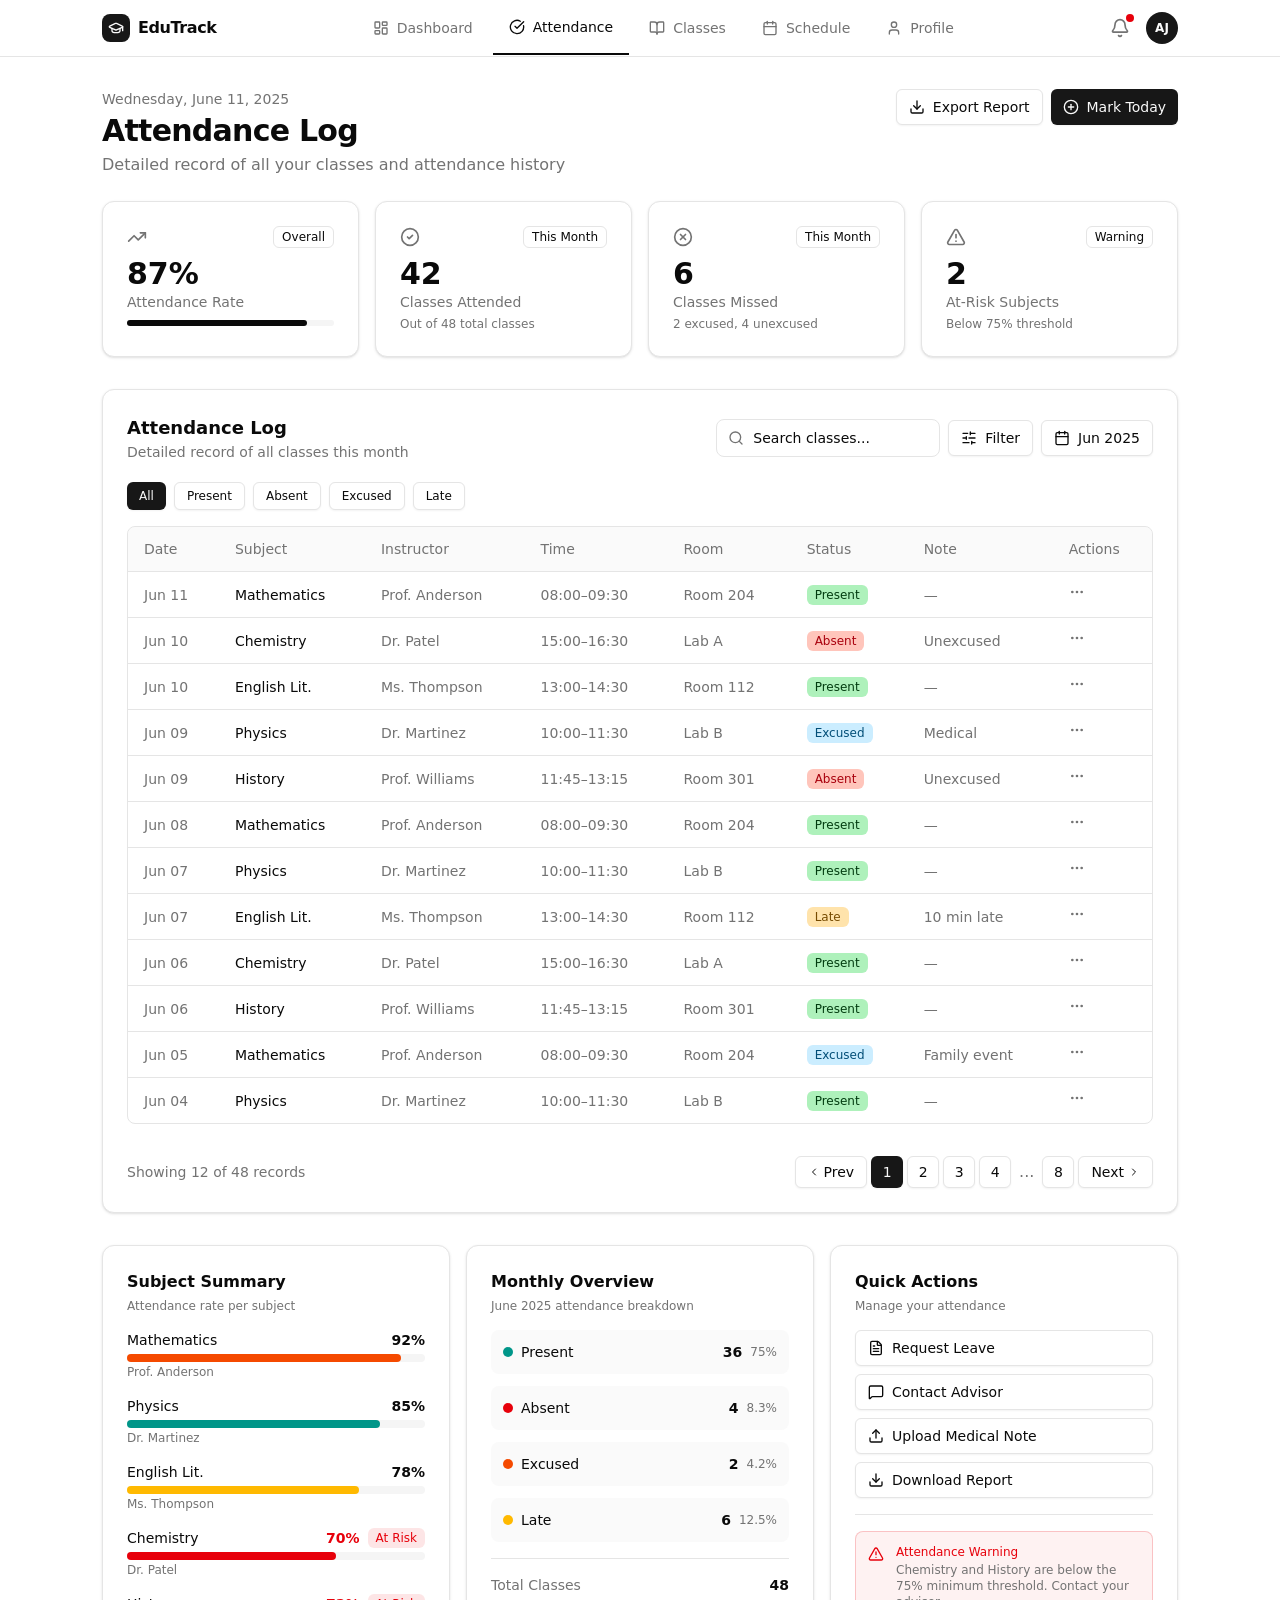
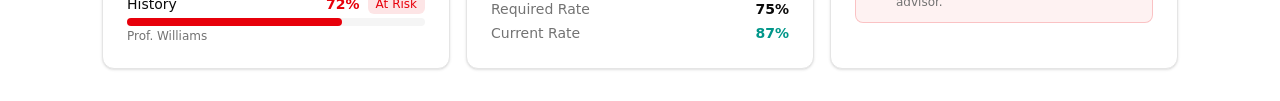
<file: media/Flowstep_ Your AI Design Assistant_files/saved_resource(8).html>
<!DOCTYPE html>
<!-- saved from url=(0078)https://app.flowstep.ai/file?activeFileId=d1f23864-6f26-44db-98c3-ad75e16d27e1 -->
<html><head><meta http-equiv="Content-Type" content="text/html; charset=UTF-8">
          <link rel="preconnect" href="https://fonts.googleapis.com/">
          <link rel="preconnect" href="https://fonts.gstatic.com/" crossorigin="">
          <link href="./css2" rel="stylesheet">
          <script type="module" src="./tailwindStatic.js.download"></script>
          <style type="text/tailwindcss">
    
    /* limit the size of max height elements */
    .h-screen {
      height: 956px !important;
    }
    .min-h-screen {
      min-height: 956px !important;
    }
    
    
    * {
        scrollbar-width: none;
    }

    *::-webkit-scrollbar {
        display: none;
    }

    body {
        font-size: 16px;
        line-height: 24px;
        letter-spacing: 0;
        padding: 0;
        margin: 0;
    }
    
    
    :root {
        font-family: "Inter", ui-sans-serif, system-ui, sans-serif, "Apple Color Emoji", "Segoe UI Emoji", "Segoe UI Symbol", "Noto Color Emoji";
    }

    .font-sans {
        font-family: "Inter", ui-sans-serif, system-ui, sans-serif, "Apple Color Emoji", "Segoe UI Emoji", "Segoe UI Symbol", "Noto Color Emoji";
    }

    .font-mono {
        font-family: "Geist Mono", ui-monospace, SFMono-Regular, Menlo, Monaco, Consolas, "Liberation Mono", "Courier New", monospace;
    }

    .font-serif {
        font-family: "Source Serif 4", "Inter", ui-serif, Georgia, Cambria, "Times New Roman", Times, serif;
    }
    
    @theme inline {
        --radius: 0.65rem;
        --background: oklch(1 0 0);
        --foreground: oklch(0.145 0 0);
        --card: oklch(1 0 0);
        --card-foreground: oklch(0.145 0 0);
        --popover: oklch(1 0 0);
        --popover-foreground: oklch(0.145 0 0);
        --primary: oklch(0.205 0 0);
        --primary-foreground: oklch(0.985 0 0);
        --secondary: oklch(0.97 0 0);
        --secondary-foreground: oklch(0.205 0 0);
        --muted: oklch(0.97 0 0);
        --muted-foreground: oklch(0.556 0 0);
        --accent: oklch(0.97 0 0);
        --accent-foreground: oklch(0.205 0 0);
        --destructive: oklch(0.577 0.245 27.325);
        --border: oklch(0.922 0 0);
        --input: oklch(0.922 0 0);
        --ring: oklch(0.708 0 0);
        --chart-1: oklch(0.646 0.222 41.116);
        --chart-2: oklch(0.6 0.118 184.704);
        --chart-3: oklch(0.398 0.07 227.392);
        --chart-4: oklch(0.828 0.189 84.429);
        --chart-5: oklch(0.769 0.188 70.08);
        --sidebar: oklch(0.985 0 0);
        --sidebar-foreground: oklch(0.145 0 0);
        --sidebar-primary: oklch(0.205 0 0);
        --sidebar-primary-foreground: oklch(0.985 0 0);
        --sidebar-accent: oklch(0.97 0 0);
        --sidebar-accent-foreground: oklch(0.205 0 0);
        --sidebar-border: oklch(0.922 0 0);
        --sidebar-ring: oklch(0.708 0 0);
        --color-background: var(--background);
        --color-foreground: var(--foreground);
        --color-card: var(--card);
        --color-card-foreground: var(--card-foreground);
        --color-popover: var(--popover);
        --color-popover-foreground: var(--popover-foreground);
        --color-primary: var(--primary);
        --color-primary-foreground: var(--primary-foreground);
        --color-secondary: var(--secondary);
        --color-secondary-foreground: var(--secondary-foreground);
        --color-muted: var(--muted);
        --color-muted-foreground: var(--muted-foreground);
        --color-accent: var(--accent);
        --color-accent-foreground: var(--accent-foreground);
        --color-destructive: var(--destructive);
        --color-border: var(--border);
        --color-input: var(--input);
        --color-ring: var(--ring);
        --color-chart-1: var(--chart-1);
        --color-chart-2: var(--chart-2);
        --color-chart-3: var(--chart-3);
        --color-chart-4: var(--chart-4);
        --color-chart-5: var(--chart-5);
        --color-sidebar: var(--sidebar);
        --color-sidebar-foreground: var(--sidebar-foreground);
        --color-sidebar-primary: var(--sidebar-primary);
        --color-sidebar-primary-foreground: var(--sidebar-primary-foreground);
        --color-sidebar-accent: var(--sidebar-accent);
        --color-sidebar-accent-foreground: var(--sidebar-accent-foreground);
        --color-sidebar-border: var(--sidebar-border);
        --color-sidebar-ring: var(--sidebar-ring);
    }
    
    .bg-background {
        background: var(--color-background);
    }
    .bg-foreground {
        background: var(--color-foreground);
    }
    .bg-card {
        background: var(--color-card);
    }
    .bg-card-foreground {
        background: var(--color-card-foreground);
    }
    .bg-popover {
        background: var(--color-popover);
    }
    .bg-popover-foreground {
        background: var(--color-popover-foreground);
    }
    .bg-primary {
        background: var(--color-primary);
    }
    .bg-primary-foreground {
        background: var(--color-primary-foreground);
    }
    .bg-secondary {
        background: var(--color-secondary);
    }
    .bg-secondary-foreground {
        background: var(--color-secondary-foreground);
    }
    .bg-muted {
        background: var(--color-muted);
    }
    .bg-muted-foreground {
        background: var(--color-muted-foreground);
    }
    .bg-accent {
        background: var(--color-accent);
    }
    .bg-accent-foreground {
        background: var(--color-accent-foreground);
    }
    .bg-destructive {
        background: var(--color-destructive);
    }
    .bg-border {
        background: var(--color-border);
    }
    .bg-input {
        background: var(--color-input);
    }
    .bg-ring {
        background: var(--color-ring);
    }

    .text-card {
        color: var(--color-card);
    }
    .text-card-foreground {
        color: var(--color-card-foreground);
    }
    .text-popover {
        color: var(--color-popover);
    }
    .text-popover-foreground {
        color: var(--color-popover-foreground);
    }
    .text-primary {
        color: var(--color-primary);
    }
    .text-primary-foreground {
        color: var(--color-primary-foreground);
    }
    .text-secondary {
        color: var(--color-secondary);
    }
    .text-secondary-foreground {
        color: var(--color-secondary-foreground);
    }
    .text-muted {
        color: var(--color-muted);
    }
    .text-muted-foreground {
        color: var(--color-muted-foreground);
    }
    .text-accent {
        color: var(--color-accent);
    }
    .text-accent-foreground {
        color: var(--color-accent-foreground);
    }
    .text-destructive {
        color: var(--color-destructive);
    }
    .text-border {
        color: var(--color-border);
    }
    .text-input {
        color: var(--color-input);
    }
    .text-ring {
        color: var(--color-ring);
    }
    .border {
        border-color: var(--color-border);
    }
    .border-border {
        border-color: var(--color-border);
    }
    .border-primary {
        border-color: var(--color-primary);
    }
    .border-secondary {
        border-color: var(--color-secondary);
    }
    .border-muted {
        border-color: var(--color-muted);
    }
    .border-accent {
        border-color: var(--color-accent);
    }
    .border-destructive {
        border-color: var(--color-destructive);
    }
    .border-input {
        border-color: var(--color-input);
    }
    .border-ring {
        border-color: var(--color-border);
    }
    .border-t {
        border-color: var(--color-border);
    }
    .border-b {
        border-color: var(--color-border);
    }
    .border-l {
        border-color: var(--color-border);
    }
    .border-r {
        border-color: var(--color-border);
    }    
    </style>
          <link rel="stylesheet" href="./tw-animate.css" crossorigin="anonymous">
          <meta name="viewport" content="width=device-width, initial-scale=1.0">
        <style>/*! tailwindcss v4.1.11 | MIT License | https://tailwindcss.com */
@layer properties;
@layer theme, base, components, utilities;
@layer theme {
  :root, :host {
    --font-sans: ui-sans-serif, system-ui, sans-serif, 'Apple Color Emoji', 'Segoe UI Emoji', 'Segoe UI Symbol',
    'Noto Color Emoji';
    --font-mono: ui-monospace, SFMono-Regular, Menlo, Monaco, Consolas, 'Liberation Mono', 'Courier New',
    monospace;
    --color-neutral-50: oklch(98.5% 0 0);
    --color-neutral-100: oklch(97% 0 0);
    --color-neutral-200: oklch(92.2% 0 0);
    --color-neutral-500: oklch(55.6% 0 0);
    --color-neutral-900: oklch(20.5% 0 0);
    --color-neutral-950: oklch(14.5% 0 0);
    --color-black: #000;
    --color-white: #fff;
    --spacing: 0.25rem;
    --text-xs: 0.75rem;
    --text-xs--line-height: calc(1 / 0.75);
    --text-sm: 0.875rem;
    --text-sm--line-height: calc(1.25 / 0.875);
    --text-base: 1rem;
    --text-base--line-height: calc(1.5 / 1);
    --text-lg: 1.125rem;
    --text-lg--line-height: calc(1.75 / 1.125);
    --text-3xl: 1.875rem;
    --text-3xl--line-height: calc(2.25 / 1.875);
    --font-weight-normal: 400;
    --font-weight-medium: 500;
    --font-weight-semibold: 600;
    --font-weight-bold: 700;
    --tracking-tight: -0.025em;
    --radius-md: 0.375rem;
    --radius-lg: 0.5rem;
    --radius-xl: 0.75rem;
    --default-transition-duration: 150ms;
    --default-transition-timing-function: cubic-bezier(0.4, 0, 0.2, 1);
    --default-font-family: var(--font-sans);
    --default-mono-font-family: var(--font-mono);
    --background: oklch(1 0 0);
    --foreground: oklch(0.145 0 0);
    --card: oklch(1 0 0);
    --card-foreground: oklch(0.145 0 0);
    --popover: oklch(1 0 0);
    --popover-foreground: oklch(0.145 0 0);
    --primary: oklch(0.205 0 0);
    --primary-foreground: oklch(0.985 0 0);
    --secondary: oklch(0.97 0 0);
    --secondary-foreground: oklch(0.205 0 0);
    --muted: oklch(0.97 0 0);
    --muted-foreground: oklch(0.556 0 0);
    --accent: oklch(0.97 0 0);
    --accent-foreground: oklch(0.205 0 0);
    --destructive: oklch(0.577 0.245 27.325);
    --border: oklch(0.922 0 0);
    --input: oklch(0.922 0 0);
    --ring: oklch(0.708 0 0);
    --color-background: var(--background);
    --color-foreground: var(--foreground);
    --color-card: var(--card);
    --color-card-foreground: var(--card-foreground);
    --color-popover: var(--popover);
    --color-popover-foreground: var(--popover-foreground);
    --color-primary: var(--primary);
    --color-primary-foreground: var(--primary-foreground);
    --color-secondary: var(--secondary);
    --color-secondary-foreground: var(--secondary-foreground);
    --color-muted: var(--muted);
    --color-muted-foreground: var(--muted-foreground);
    --color-accent: var(--accent);
    --color-accent-foreground: var(--accent-foreground);
    --color-destructive: var(--destructive);
    --color-border: var(--border);
    --color-input: var(--input);
    --color-ring: var(--ring);
  }
}
@layer base {
  *, ::after, ::before, ::backdrop, ::file-selector-button {
    box-sizing: border-box;
    margin: 0;
    padding: 0;
    border: 0 solid;
  }
  html, :host {
    line-height: 1.5;
    -webkit-text-size-adjust: 100%;
    tab-size: 4;
    font-family: var(--default-font-family, ui-sans-serif, system-ui, sans-serif, 'Apple Color Emoji', 'Segoe UI Emoji', 'Segoe UI Symbol', 'Noto Color Emoji');
    font-feature-settings: var(--default-font-feature-settings, normal);
    font-variation-settings: var(--default-font-variation-settings, normal);
    -webkit-tap-highlight-color: transparent;
  }
  hr {
    height: 0;
    color: inherit;
    border-top-width: 1px;
  }
  abbr:where([title]) {
    -webkit-text-decoration: underline dotted;
    text-decoration: underline dotted;
  }
  h1, h2, h3, h4, h5, h6 {
    font-size: inherit;
    font-weight: inherit;
  }
  a {
    color: inherit;
    -webkit-text-decoration: inherit;
    text-decoration: inherit;
  }
  b, strong {
    font-weight: bolder;
  }
  code, kbd, samp, pre {
    font-family: var(--default-mono-font-family, ui-monospace, SFMono-Regular, Menlo, Monaco, Consolas, 'Liberation Mono', 'Courier New', monospace);
    font-feature-settings: var(--default-mono-font-feature-settings, normal);
    font-variation-settings: var(--default-mono-font-variation-settings, normal);
    font-size: 1em;
  }
  small {
    font-size: 80%;
  }
  sub, sup {
    font-size: 75%;
    line-height: 0;
    position: relative;
    vertical-align: baseline;
  }
  sub {
    bottom: -0.25em;
  }
  sup {
    top: -0.5em;
  }
  table {
    text-indent: 0;
    border-color: inherit;
    border-collapse: collapse;
  }
  :-moz-focusring {
    outline: auto;
  }
  progress {
    vertical-align: baseline;
  }
  summary {
    display: list-item;
  }
  ol, ul, menu {
    list-style: none;
  }
  img, svg, video, canvas, audio, iframe, embed, object {
    display: block;
    vertical-align: middle;
  }
  img, video {
    max-width: 100%;
    height: auto;
  }
  button, input, select, optgroup, textarea, ::file-selector-button {
    font: inherit;
    font-feature-settings: inherit;
    font-variation-settings: inherit;
    letter-spacing: inherit;
    color: inherit;
    border-radius: 0;
    background-color: transparent;
    opacity: 1;
  }
  :where(select:is([multiple], [size])) optgroup {
    font-weight: bolder;
  }
  :where(select:is([multiple], [size])) optgroup option {
    padding-inline-start: 20px;
  }
  ::file-selector-button {
    margin-inline-end: 4px;
  }
  ::placeholder {
    opacity: 1;
  }
  @supports (not (-webkit-appearance: -apple-pay-button))  or (contain-intrinsic-size: 1px) {
    ::placeholder {
      color: currentcolor;
      @supports (color: color-mix(in lab, red, red)) {
        color: color-mix(in oklab, currentcolor 50%, transparent);
      }
    }
  }
  textarea {
    resize: vertical;
  }
  ::-webkit-search-decoration {
    -webkit-appearance: none;
  }
  ::-webkit-date-and-time-value {
    min-height: 1lh;
    text-align: inherit;
  }
  ::-webkit-datetime-edit {
    display: inline-flex;
  }
  ::-webkit-datetime-edit-fields-wrapper {
    padding: 0;
  }
  ::-webkit-datetime-edit, ::-webkit-datetime-edit-year-field, ::-webkit-datetime-edit-month-field, ::-webkit-datetime-edit-day-field, ::-webkit-datetime-edit-hour-field, ::-webkit-datetime-edit-minute-field, ::-webkit-datetime-edit-second-field, ::-webkit-datetime-edit-millisecond-field, ::-webkit-datetime-edit-meridiem-field {
    padding-block: 0;
  }
  :-moz-ui-invalid {
    box-shadow: none;
  }
  button, input:where([type='button'], [type='reset'], [type='submit']), ::file-selector-button {
    appearance: button;
  }
  ::-webkit-inner-spin-button, ::-webkit-outer-spin-button {
    height: auto;
  }
  [hidden]:where(:not([hidden='until-found'])) {
    display: none !important;
  }
}
@layer utilities {
  .\@container\/card-header {
    container-type: inline-size;
    container-name: card-header;
  }
  .absolute {
    position: absolute;
  }
  .relative {
    position: relative;
  }
  .-top-1 {
    top: calc(var(--spacing) * -1);
  }
  .top-1\/2 {
    top: calc(1/2 * 100%);
  }
  .-right-1 {
    right: calc(var(--spacing) * -1);
  }
  .left-3 {
    left: calc(var(--spacing) * 3);
  }
  .mx-auto {
    margin-inline: auto;
  }
  .mt-0\.5 {
    margin-top: calc(var(--spacing) * 0.5);
  }
  .mt-1 {
    margin-top: calc(var(--spacing) * 1);
  }
  .mt-2 {
    margin-top: calc(var(--spacing) * 2);
  }
  .mt-4 {
    margin-top: calc(var(--spacing) * 4);
  }
  .mb-1 {
    margin-bottom: calc(var(--spacing) * 1);
  }
  .mb-2 {
    margin-bottom: calc(var(--spacing) * 2);
  }
  .mb-4 {
    margin-bottom: calc(var(--spacing) * 4);
  }
  .mb-6 {
    margin-bottom: calc(var(--spacing) * 6);
  }
  .mb-8 {
    margin-bottom: calc(var(--spacing) * 8);
  }
  .flex {
    display: flex;
  }
  .grid {
    display: grid;
  }
  .inline-flex {
    display: inline-flex;
  }
  .size-3 {
    width: calc(var(--spacing) * 3);
    height: calc(var(--spacing) * 3);
  }
  .size-4 {
    width: calc(var(--spacing) * 4);
    height: calc(var(--spacing) * 4);
  }
  .size-5 {
    width: calc(var(--spacing) * 5);
    height: calc(var(--spacing) * 5);
  }
  .h-1\.5 {
    height: calc(var(--spacing) * 1.5);
  }
  .h-2 {
    height: calc(var(--spacing) * 2);
  }
  .h-2\.5 {
    height: calc(var(--spacing) * 2.5);
  }
  .h-7 {
    height: calc(var(--spacing) * 7);
  }
  .h-8 {
    height: calc(var(--spacing) * 8);
  }
  .h-9 {
    height: calc(var(--spacing) * 9);
  }
  .h-14 {
    height: calc(var(--spacing) * 14);
  }
  .h-fit {
    height: fit-content;
  }
  .min-h-screen {
    min-height: 100vh;
  }
  .w-2 {
    width: calc(var(--spacing) * 2);
  }
  .w-2\.5 {
    width: calc(var(--spacing) * 2.5);
  }
  .w-7 {
    width: calc(var(--spacing) * 7);
  }
  .w-8 {
    width: calc(var(--spacing) * 8);
  }
  .w-56 {
    width: calc(var(--spacing) * 56);
  }
  .w-\[70\%\] {
    width: 70%;
  }
  .w-\[72\%\] {
    width: 72%;
  }
  .w-\[78\%\] {
    width: 78%;
  }
  .w-\[85\%\] {
    width: 85%;
  }
  .w-\[87\%\] {
    width: 87%;
  }
  .w-\[92\%\] {
    width: 92%;
  }
  .w-fit {
    width: fit-content;
  }
  .w-full {
    width: 100%;
  }
  .w-screen {
    width: 100vw;
  }
  .max-w-\[1140px\] {
    max-width: 1140px;
  }
  .max-w-screen {
    max-width: 100vw;
  }
  .min-w-fit {
    min-width: fit-content;
  }
  .min-w-screen {
    min-width: 100vw;
  }
  .shrink-0 {
    flex-shrink: 0;
  }
  .-translate-y-1\/2 {
    --tw-translate-y: calc(calc(1/2 * 100%) * -1);
    translate: var(--tw-translate-x) var(--tw-translate-y);
  }
  .auto-rows-min {
    grid-auto-rows: min-content;
  }
  .grid-cols-3 {
    grid-template-columns: repeat(3, minmax(0, 1fr));
  }
  .grid-cols-4 {
    grid-template-columns: repeat(4, minmax(0, 1fr));
  }
  .grid-rows-\[auto_auto\] {
    grid-template-rows: auto auto;
  }
  .flex-col {
    flex-direction: column;
  }
  .items-center {
    align-items: center;
  }
  .items-start {
    align-items: flex-start;
  }
  .justify-between {
    justify-content: space-between;
  }
  .justify-center {
    justify-content: center;
  }
  .justify-start {
    justify-content: flex-start;
  }
  .gap-1 {
    gap: calc(var(--spacing) * 1);
  }
  .gap-2 {
    gap: calc(var(--spacing) * 2);
  }
  .gap-3 {
    gap: calc(var(--spacing) * 3);
  }
  .gap-4 {
    gap: calc(var(--spacing) * 4);
  }
  .space-y-2 {
    :where(& > :not(:last-child)) {
      --tw-space-y-reverse: 0;
      margin-block-start: calc(calc(var(--spacing) * 2) * var(--tw-space-y-reverse));
      margin-block-end: calc(calc(var(--spacing) * 2) * calc(1 - var(--tw-space-y-reverse)));
    }
  }
  .space-y-3 {
    :where(& > :not(:last-child)) {
      --tw-space-y-reverse: 0;
      margin-block-start: calc(calc(var(--spacing) * 3) * var(--tw-space-y-reverse));
      margin-block-end: calc(calc(var(--spacing) * 3) * calc(1 - var(--tw-space-y-reverse)));
    }
  }
  .space-y-4 {
    :where(& > :not(:last-child)) {
      --tw-space-y-reverse: 0;
      margin-block-start: calc(calc(var(--spacing) * 4) * var(--tw-space-y-reverse));
      margin-block-end: calc(calc(var(--spacing) * 4) * calc(1 - var(--tw-space-y-reverse)));
    }
  }
  .overflow-hidden {
    overflow: hidden;
  }
  .overflow-visible {
    overflow: visible;
  }
  .rounded-full {
    border-radius: calc(infinity * 1px);
  }
  .rounded-lg {
    border-radius: var(--radius-lg);
  }
  .rounded-md {
    border-radius: var(--radius-md);
  }
  .rounded-xl {
    border-radius: var(--radius-xl);
  }
  .border {
    border-style: var(--tw-border-style);
    border-width: 1px;
  }
  .border-0 {
    border-style: var(--tw-border-style);
    border-width: 0px;
  }
  .border-1 {
    border-style: var(--tw-border-style);
    border-width: 1px;
  }
  .border-t-0 {
    border-top-style: var(--tw-border-style);
    border-top-width: 0px;
  }
  .border-t-1 {
    border-top-style: var(--tw-border-style);
    border-top-width: 1px;
  }
  .border-r-0 {
    border-right-style: var(--tw-border-style);
    border-right-width: 0px;
  }
  .border-b-0 {
    border-bottom-style: var(--tw-border-style);
    border-bottom-width: 0px;
  }
  .border-b-1 {
    border-bottom-style: var(--tw-border-style);
    border-bottom-width: 1px;
  }
  .border-b-2 {
    border-bottom-style: var(--tw-border-style);
    border-bottom-width: 2px;
  }
  .border-l-0 {
    border-left-style: var(--tw-border-style);
    border-left-width: 0px;
  }
  .border-solid {
    --tw-border-style: solid;
    border-style: solid;
  }
  .border-\[\#e7000b\]\/20 {
    border-color: color-mix(in oklab, #e7000b 20%, transparent);
  }
  .border-black\/1 {
    border-color: color-mix(in srgb, #000 1%, transparent);
    @supports (color: color-mix(in lab, red, red)) {
      border-color: color-mix(in oklab, var(--color-black) 1%, transparent);
    }
  }
  .border-neutral-200 {
    border-color: var(--color-neutral-200);
  }
  .border-neutral-900 {
    border-color: var(--color-neutral-900);
  }
  .border-neutral-950 {
    border-color: var(--color-neutral-950);
  }
  .bg-\[\#e7000b\] {
    background-color: #e7000b;
  }
  .bg-\[\#e7000b\]\/5 {
    background-color: color-mix(in oklab, #e7000b 5%, transparent);
  }
  .bg-\[\#e7000b\]\/10 {
    background-color: color-mix(in oklab, #e7000b 10%, transparent);
  }
  .bg-\[oklch\(0\.6_0\.118_184\.704\)\] {
    background-color: oklch(0.6 0.118 184.704);
  }
  .bg-\[oklch\(0\.9_0\.1_150\)\] {
    background-color: oklch(0.9 0.1 150);
  }
  .bg-\[oklch\(0\.93_0\.05_240\)\] {
    background-color: oklch(0.93 0.05 240);
  }
  .bg-\[oklch\(0\.93_0\.08_80\)\] {
    background-color: oklch(0.93 0.08 80);
  }
  .bg-\[oklch\(0\.95_0\.15_25\)\] {
    background-color: oklch(0.95 0.15 25);
  }
  .bg-\[oklch\(0\.646_0\.222_41\.116\)\] {
    background-color: oklch(0.646 0.222 41.116);
  }
  .bg-\[oklch\(0\.828_0\.189_84\.429\)\] {
    background-color: oklch(0.828 0.189 84.429);
  }
  .bg-background {
    background-color: var(--background);
  }
  .bg-card {
    background-color: var(--card);
  }
  .bg-neutral-100 {
    background-color: var(--color-neutral-100);
  }
  .bg-neutral-100\/50 {
    background-color: color-mix(in srgb, oklch(97% 0 0) 50%, transparent);
    @supports (color: color-mix(in lab, red, red)) {
      background-color: color-mix(in oklab, var(--color-neutral-100) 50%, transparent);
    }
  }
  .bg-neutral-900 {
    background-color: var(--color-neutral-900);
  }
  .bg-neutral-950 {
    background-color: var(--color-neutral-950);
  }
  .bg-white {
    background-color: var(--color-white);
  }
  .p-0 {
    padding: calc(var(--spacing) * 0);
  }
  .p-3 {
    padding: calc(var(--spacing) * 3);
  }
  .p-4 {
    padding: calc(var(--spacing) * 4);
  }
  .p-6 {
    padding: calc(var(--spacing) * 6);
  }
  .p-8 {
    padding: calc(var(--spacing) * 8);
  }
  .px-0 {
    padding-inline: calc(var(--spacing) * 0);
  }
  .px-1 {
    padding-inline: calc(var(--spacing) * 1);
  }
  .px-2 {
    padding-inline: calc(var(--spacing) * 2);
  }
  .px-3 {
    padding-inline: calc(var(--spacing) * 3);
  }
  .px-4 {
    padding-inline: calc(var(--spacing) * 4);
  }
  .px-8 {
    padding-inline: calc(var(--spacing) * 8);
  }
  .py-0\.5 {
    padding-block: calc(var(--spacing) * 0.5);
  }
  .py-2 {
    padding-block: calc(var(--spacing) * 2);
  }
  .py-3 {
    padding-block: calc(var(--spacing) * 3);
  }
  .pt-4 {
    padding-top: calc(var(--spacing) * 4);
  }
  .pr-4 {
    padding-right: calc(var(--spacing) * 4);
  }
  .pb-0 {
    padding-bottom: calc(var(--spacing) * 0);
  }
  .pl-9 {
    padding-left: calc(var(--spacing) * 9);
  }
  .text-left {
    text-align: left;
  }
  .text-3xl {
    font-size: var(--text-3xl);
    line-height: var(--tw-leading, var(--text-3xl--line-height));
  }
  .text-base {
    font-size: var(--text-base);
    line-height: var(--tw-leading, var(--text-base--line-height));
  }
  .text-lg {
    font-size: var(--text-lg);
    line-height: var(--tw-leading, var(--text-lg--line-height));
  }
  .text-sm {
    font-size: var(--text-sm);
    line-height: var(--tw-leading, var(--text-sm--line-height));
  }
  .text-xs {
    font-size: var(--text-xs);
    line-height: var(--tw-leading, var(--text-xs--line-height));
  }
  .leading-4 {
    --tw-leading: calc(var(--spacing) * 4);
    line-height: calc(var(--spacing) * 4);
  }
  .leading-5 {
    --tw-leading: calc(var(--spacing) * 5);
    line-height: calc(var(--spacing) * 5);
  }
  .leading-6 {
    --tw-leading: calc(var(--spacing) * 6);
    line-height: calc(var(--spacing) * 6);
  }
  .leading-7 {
    --tw-leading: calc(var(--spacing) * 7);
    line-height: calc(var(--spacing) * 7);
  }
  .leading-9 {
    --tw-leading: calc(var(--spacing) * 9);
    line-height: calc(var(--spacing) * 9);
  }
  .font-bold {
    --tw-font-weight: var(--font-weight-bold);
    font-weight: var(--font-weight-bold);
  }
  .font-medium {
    --tw-font-weight: var(--font-weight-medium);
    font-weight: var(--font-weight-medium);
  }
  .font-normal {
    --tw-font-weight: var(--font-weight-normal);
    font-weight: var(--font-weight-normal);
  }
  .font-semibold {
    --tw-font-weight: var(--font-weight-semibold);
    font-weight: var(--font-weight-semibold);
  }
  .tracking-tight {
    --tw-tracking: var(--tracking-tight);
    letter-spacing: var(--tracking-tight);
  }
  .whitespace-nowrap {
    white-space: nowrap;
  }
  .text-\[\#e7000b\] {
    color: #e7000b;
  }
  .text-\[oklch\(0\.3_0\.1_150\)\] {
    color: oklch(0.3 0.1 150);
  }
  .text-\[oklch\(0\.4_0\.1_240\)\] {
    color: oklch(0.4 0.1 240);
  }
  .text-\[oklch\(0\.6_0\.118_184\.704\)\] {
    color: oklch(0.6 0.118 184.704);
  }
  .text-\[oklch\(0\.45_0\.2_25\)\] {
    color: oklch(0.45 0.2 25);
  }
  .text-\[oklch\(0\.45_0\.12_80\)\] {
    color: oklch(0.45 0.12 80);
  }
  .text-card-foreground {
    color: var(--card-foreground);
  }
  .text-foreground {
    color: var(--foreground);
  }
  .text-neutral-50 {
    color: var(--color-neutral-50);
  }
  .text-neutral-500 {
    color: var(--color-neutral-500);
  }
  .text-neutral-950 {
    color: var(--color-neutral-950);
  }
  .shadow-sm {
    --tw-shadow: 0 1px 3px 0 var(--tw-shadow-color, rgb(0 0 0 / 0.1)), 0 1px 2px -1px var(--tw-shadow-color, rgb(0 0 0 / 0.1));
    box-shadow: var(--tw-inset-shadow), var(--tw-inset-ring-shadow), var(--tw-ring-offset-shadow), var(--tw-ring-shadow), var(--tw-shadow);
  }
  .shadow-xs {
    --tw-shadow: 0 1px 2px 0 var(--tw-shadow-color, rgb(0 0 0 / 0.05));
    box-shadow: var(--tw-inset-shadow), var(--tw-inset-ring-shadow), var(--tw-ring-offset-shadow), var(--tw-ring-shadow), var(--tw-shadow);
  }
  .transition-\[color\,box-shadow\] {
    transition-property: color,box-shadow;
    transition-timing-function: var(--tw-ease, var(--default-transition-timing-function));
    transition-duration: var(--tw-duration, var(--default-transition-duration));
  }
  .transition-all {
    transition-property: all;
    transition-timing-function: var(--tw-ease, var(--default-transition-timing-function));
    transition-duration: var(--tw-duration, var(--default-transition-duration));
  }
  .transition-colors {
    transition-property: color, background-color, border-color, outline-color, text-decoration-color, fill, stroke, --tw-gradient-from, --tw-gradient-via, --tw-gradient-to;
    transition-timing-function: var(--tw-ease, var(--default-transition-timing-function));
    transition-duration: var(--tw-duration, var(--default-transition-duration));
  }
  .outline-none {
    --tw-outline-style: none;
    outline-style: none;
  }
  .hover\:bg-accent {
    &:hover {
      @media (hover: hover) {
        background-color: var(--accent);
      }
    }
  }
  .hover\:bg-primary\/90 {
    &:hover {
      @media (hover: hover) {
        background-color: color-mix(in srgb, oklch(0.205 0 0) 90%, transparent);
        @supports (color: color-mix(in lab, red, red)) {
          background-color: color-mix(in oklab, var(--primary) 90%, transparent);
        }
      }
    }
  }
  .hover\:text-accent-foreground {
    &:hover {
      @media (hover: hover) {
        color: var(--accent-foreground);
      }
    }
  }
  .focus-visible\:border-ring {
    &:focus-visible {
      border-color: var(--ring);
    }
  }
  .focus-visible\:ring-\[3px\] {
    &:focus-visible {
      --tw-ring-shadow: var(--tw-ring-inset,) 0 0 0 calc(3px + var(--tw-ring-offset-width)) var(--tw-ring-color, currentcolor);
      box-shadow: var(--tw-inset-shadow), var(--tw-inset-ring-shadow), var(--tw-ring-offset-shadow), var(--tw-ring-shadow), var(--tw-shadow);
    }
  }
  .focus-visible\:ring-ring\/50 {
    &:focus-visible {
      --tw-ring-color: color-mix(in srgb, oklch(0.708 0 0) 50%, transparent);
      @supports (color: color-mix(in lab, red, red)) {
        --tw-ring-color: color-mix(in oklab, var(--ring) 50%, transparent);
      }
    }
  }
  .disabled\:pointer-events-none {
    &:disabled {
      pointer-events: none;
    }
  }
  .disabled\:opacity-50 {
    &:disabled {
      opacity: 50%;
    }
  }
  .has-data-\[slot\=card-action\]\:grid-cols-\[1fr_auto\] {
    &:has(*[data-slot="card-action"]) {
      grid-template-columns: 1fr auto;
    }
  }
  .has-\[\>svg\]\:px-3 {
    &:has(>svg) {
      padding-inline: calc(var(--spacing) * 3);
    }
  }
  .aria-invalid\:border-destructive {
    &[aria-invalid="true"] {
      border-color: var(--destructive);
    }
  }
  .aria-invalid\:ring-destructive\/20 {
    &[aria-invalid="true"] {
      --tw-ring-color: color-mix(in srgb, oklch(0.577 0.245 27.325) 20%, transparent);
      @supports (color: color-mix(in lab, red, red)) {
        --tw-ring-color: color-mix(in oklab, var(--destructive) 20%, transparent);
      }
    }
  }
  .dark\:border-input {
    @media (prefers-color-scheme: dark) {
      border-color: var(--input);
    }
  }
  .dark\:bg-input\/30 {
    @media (prefers-color-scheme: dark) {
      background-color: color-mix(in srgb, oklch(0.922 0 0) 30%, transparent);
      @supports (color: color-mix(in lab, red, red)) {
        background-color: color-mix(in oklab, var(--input) 30%, transparent);
      }
    }
  }
  .dark\:hover\:bg-input\/50 {
    @media (prefers-color-scheme: dark) {
      &:hover {
        @media (hover: hover) {
          background-color: color-mix(in srgb, oklch(0.922 0 0) 50%, transparent);
          @supports (color: color-mix(in lab, red, red)) {
            background-color: color-mix(in oklab, var(--input) 50%, transparent);
          }
        }
      }
    }
  }
  .dark\:aria-invalid\:ring-destructive\/40 {
    @media (prefers-color-scheme: dark) {
      &[aria-invalid="true"] {
        --tw-ring-color: color-mix(in srgb, oklch(0.577 0.245 27.325) 40%, transparent);
        @supports (color: color-mix(in lab, red, red)) {
          --tw-ring-color: color-mix(in oklab, var(--destructive) 40%, transparent);
        }
      }
    }
  }
  .\[\&_svg\]\:pointer-events-none {
    & svg {
      pointer-events: none;
    }
  }
  .\[\&_svg\]\:shrink-0 {
    & svg {
      flex-shrink: 0;
    }
  }
  .\[\&_svg\:not\(\[class\*\=\'size-\'\]\)\]\:size-4 {
    & svg:not([class*='size-']) {
      width: calc(var(--spacing) * 4);
      height: calc(var(--spacing) * 4);
    }
  }
  .\[\.border-b\]\:pb-6 {
    &:is(.border-b) {
      padding-bottom: calc(var(--spacing) * 6);
    }
  }
  .\[\.border-t\]\:pt-6 {
    &:is(.border-t) {
      padding-top: calc(var(--spacing) * 6);
    }
  }
  .\[\&\>svg\]\:pointer-events-none {
    &>svg {
      pointer-events: none;
    }
  }
  .\[\&\>svg\]\:size-3 {
    &>svg {
      width: calc(var(--spacing) * 3);
      height: calc(var(--spacing) * 3);
    }
  }
  .\[a\&\]\:hover\:bg-accent {
    a& {
      &:hover {
        @media (hover: hover) {
          background-color: var(--accent);
        }
      }
    }
  }
  .\[a\&\]\:hover\:bg-primary\/90 {
    a& {
      &:hover {
        @media (hover: hover) {
          background-color: color-mix(in srgb, oklch(0.205 0 0) 90%, transparent);
          @supports (color: color-mix(in lab, red, red)) {
            background-color: color-mix(in oklab, var(--primary) 90%, transparent);
          }
        }
      }
    }
  }
  .\[a\&\]\:hover\:text-accent-foreground {
    a& {
      &:hover {
        @media (hover: hover) {
          color: var(--accent-foreground);
        }
      }
    }
  }
}
.h-screen {
  height: 956px !important;
}
.min-h-screen {
  min-height: 956px !important;
}
* {
  scrollbar-width: none;
}
*::-webkit-scrollbar {
  display: none;
}
body {
  font-size: 16px;
  line-height: 24px;
  letter-spacing: 0;
  padding: 0;
  margin: 0;
}
:root {
  font-family: "Inter", ui-sans-serif, system-ui, sans-serif, "Apple Color Emoji", "Segoe UI Emoji", "Segoe UI Symbol", "Noto Color Emoji";
}
.font-sans {
  font-family: "Inter", ui-sans-serif, system-ui, sans-serif, "Apple Color Emoji", "Segoe UI Emoji", "Segoe UI Symbol", "Noto Color Emoji";
}
.font-mono {
  font-family: "Geist Mono", ui-monospace, SFMono-Regular, Menlo, Monaco, Consolas, "Liberation Mono", "Courier New", monospace;
}
.font-serif {
  font-family: "Source Serif 4", "Inter", ui-serif, Georgia, Cambria, "Times New Roman", Times, serif;
}
.bg-background {
  background: var(--color-background);
}
.bg-foreground {
  background: var(--color-foreground);
}
.bg-card {
  background: var(--color-card);
}
.bg-card-foreground {
  background: var(--color-card-foreground);
}
.bg-popover {
  background: var(--color-popover);
}
.bg-popover-foreground {
  background: var(--color-popover-foreground);
}
.bg-primary {
  background: var(--color-primary);
}
.bg-primary-foreground {
  background: var(--color-primary-foreground);
}
.bg-secondary {
  background: var(--color-secondary);
}
.bg-secondary-foreground {
  background: var(--color-secondary-foreground);
}
.bg-muted {
  background: var(--color-muted);
}
.bg-muted-foreground {
  background: var(--color-muted-foreground);
}
.bg-accent {
  background: var(--color-accent);
}
.bg-accent-foreground {
  background: var(--color-accent-foreground);
}
.bg-destructive {
  background: var(--color-destructive);
}
.bg-border {
  background: var(--color-border);
}
.bg-input {
  background: var(--color-input);
}
.bg-ring {
  background: var(--color-ring);
}
.text-card {
  color: var(--color-card);
}
.text-card-foreground {
  color: var(--color-card-foreground);
}
.text-popover {
  color: var(--color-popover);
}
.text-popover-foreground {
  color: var(--color-popover-foreground);
}
.text-primary {
  color: var(--color-primary);
}
.text-primary-foreground {
  color: var(--color-primary-foreground);
}
.text-secondary {
  color: var(--color-secondary);
}
.text-secondary-foreground {
  color: var(--color-secondary-foreground);
}
.text-muted {
  color: var(--color-muted);
}
.text-muted-foreground {
  color: var(--color-muted-foreground);
}
.text-accent {
  color: var(--color-accent);
}
.text-accent-foreground {
  color: var(--color-accent-foreground);
}
.text-destructive {
  color: var(--color-destructive);
}
.text-border {
  color: var(--color-border);
}
.text-input {
  color: var(--color-input);
}
.text-ring {
  color: var(--color-ring);
}
.border {
  border-color: var(--color-border);
}
.border-border {
  border-color: var(--color-border);
}
.border-primary {
  border-color: var(--color-primary);
}
.border-secondary {
  border-color: var(--color-secondary);
}
.border-muted {
  border-color: var(--color-muted);
}
.border-accent {
  border-color: var(--color-accent);
}
.border-destructive {
  border-color: var(--color-destructive);
}
.border-input {
  border-color: var(--color-input);
}
.border-ring {
  border-color: var(--color-border);
}
.border-t {
  border-color: var(--color-border);
}
.border-b {
  border-color: var(--color-border);
}
.border-l {
  border-color: var(--color-border);
}
.border-r {
  border-color: var(--color-border);
}
@property --tw-translate-x {
  syntax: "*";
  inherits: false;
  initial-value: 0;
}
@property --tw-translate-y {
  syntax: "*";
  inherits: false;
  initial-value: 0;
}
@property --tw-translate-z {
  syntax: "*";
  inherits: false;
  initial-value: 0;
}
@property --tw-space-y-reverse {
  syntax: "*";
  inherits: false;
  initial-value: 0;
}
@property --tw-border-style {
  syntax: "*";
  inherits: false;
  initial-value: solid;
}
@property --tw-leading {
  syntax: "*";
  inherits: false;
}
@property --tw-font-weight {
  syntax: "*";
  inherits: false;
}
@property --tw-tracking {
  syntax: "*";
  inherits: false;
}
@property --tw-shadow {
  syntax: "*";
  inherits: false;
  initial-value: 0 0 #0000;
}
@property --tw-shadow-color {
  syntax: "*";
  inherits: false;
}
@property --tw-shadow-alpha {
  syntax: "<percentage>";
  inherits: false;
  initial-value: 100%;
}
@property --tw-inset-shadow {
  syntax: "*";
  inherits: false;
  initial-value: 0 0 #0000;
}
@property --tw-inset-shadow-color {
  syntax: "*";
  inherits: false;
}
@property --tw-inset-shadow-alpha {
  syntax: "<percentage>";
  inherits: false;
  initial-value: 100%;
}
@property --tw-ring-color {
  syntax: "*";
  inherits: false;
}
@property --tw-ring-shadow {
  syntax: "*";
  inherits: false;
  initial-value: 0 0 #0000;
}
@property --tw-inset-ring-color {
  syntax: "*";
  inherits: false;
}
@property --tw-inset-ring-shadow {
  syntax: "*";
  inherits: false;
  initial-value: 0 0 #0000;
}
@property --tw-ring-inset {
  syntax: "*";
  inherits: false;
}
@property --tw-ring-offset-width {
  syntax: "<length>";
  inherits: false;
  initial-value: 0px;
}
@property --tw-ring-offset-color {
  syntax: "*";
  inherits: false;
  initial-value: #fff;
}
@property --tw-ring-offset-shadow {
  syntax: "*";
  inherits: false;
  initial-value: 0 0 #0000;
}
@layer properties {
  @supports ((-webkit-hyphens: none) and (not (margin-trim: inline))) or ((-moz-orient: inline) and (not (color:rgb(from red r g b)))) {
    *, ::before, ::after, ::backdrop {
      --tw-translate-x: 0;
      --tw-translate-y: 0;
      --tw-translate-z: 0;
      --tw-space-y-reverse: 0;
      --tw-border-style: solid;
      --tw-leading: initial;
      --tw-font-weight: initial;
      --tw-tracking: initial;
      --tw-shadow: 0 0 #0000;
      --tw-shadow-color: initial;
      --tw-shadow-alpha: 100%;
      --tw-inset-shadow: 0 0 #0000;
      --tw-inset-shadow-color: initial;
      --tw-inset-shadow-alpha: 100%;
      --tw-ring-color: initial;
      --tw-ring-shadow: 0 0 #0000;
      --tw-inset-ring-color: initial;
      --tw-inset-ring-shadow: 0 0 #0000;
      --tw-ring-inset: initial;
      --tw-ring-offset-width: 0px;
      --tw-ring-offset-color: #fff;
      --tw-ring-offset-shadow: 0 0 #0000;
    }
  }
}
</style></head>
        <body>
          <div id="offscreen-mount" style="position:absolute;top:0;left:0;"><div style="position: absolute; top: 0px; left: 0px;"><div class="bg-white text-neutral-950 w-full h-fit h-fit min-h-screen w-screen min-w-screen max-w-screen overflow-visible" data-id="65055201-1cf2-5c0d-afc7-d3380798d098"><nav class="bg-white border-neutral-200 border-t-0 border-r-0 border-b-1 border-l-0 border-solid w-full" data-id="2018600b-c639-5b4b-9c05-42bec9839243"><div class="max-w-[1140px] flex mx-auto px-8 justify-between items-center h-14" data-id="1849b588-658e-5fff-9c42-db3e47269c09"><div class="flex items-center gap-2" data-id="efc4369d-2d32-5c18-a01b-c959c2b718fd"><div class="rounded-lg bg-neutral-900 flex justify-center items-center w-7 h-7" data-id="3e99aa41-63ec-5978-8b6e-cae9650a6188"><svg xmlns="http://www.w3.org/2000/svg" width="24" height="24" viewBox="0 0 24 24" fill="none" stroke="currentColor" stroke-width="2" stroke-linecap="round" stroke-linejoin="round" class="lucide lucide-graduation-cap size-4 text-neutral-50" aria-hidden="true" data-id="7bdd172b-6b11-55fd-a6e6-733446b7e038"><path d="M21.42 10.922a1 1 0 0 0-.019-1.838L12.83 5.18a2 2 0 0 0-1.66 0L2.6 9.08a1 1 0 0 0 0 1.832l8.57 3.908a2 2 0 0 0 1.66 0z"></path><path d="M22 10v6"></path><path d="M6 12.5V16a6 3 0 0 0 12 0v-3.5"></path></svg></div><span class="font-bold text-base leading-6 tracking-tight" data-id="b08effd0-fb3f-532b-993c-ef788b721a2b">EduTrack</span></div><div class="flex items-center gap-1" data-id="d742be79-bc38-5924-b27a-0f9b5a6abef0"><a class="transition-colors text-neutral-500 text-sm leading-5 flex p-4 items-center gap-2" data-id="9ffe32f7-6dec-557c-9fe0-8d6aa73f397b"><svg xmlns="http://www.w3.org/2000/svg" width="24" height="24" viewBox="0 0 24 24" fill="none" stroke="currentColor" stroke-width="2" stroke-linecap="round" stroke-linejoin="round" class="lucide lucide-layout-dashboard size-4" aria-hidden="true" data-id="0ea4fbb1-f31b-5187-acbd-dd10243dcae0"><rect width="7" height="9" x="3" y="3" rx="1"></rect><rect width="7" height="5" x="14" y="3" rx="1"></rect><rect width="7" height="9" x="14" y="12" rx="1"></rect><rect width="7" height="5" x="3" y="16" rx="1"></rect></svg><span data-id="a9210038-4728-5405-8125-9feb60331a22">Dashboard</span></a><a class="transition-colors font-medium text-neutral-950 text-sm leading-5 border-neutral-950 border-t-0 border-r-0 border-b-2 border-l-0 border-solid flex p-4 items-center gap-2" data-id="9eac33f6-235f-5e99-a175-232b3365ee12"><svg xmlns="http://www.w3.org/2000/svg" width="24" height="24" viewBox="0 0 24 24" fill="none" stroke="currentColor" stroke-width="2" stroke-linecap="round" stroke-linejoin="round" class="lucide lucide-circle-check-big size-4" aria-hidden="true" data-id="4e1ce7de-9ee9-5669-8c87-102ad6c2ef42"><path d="M21.801 10A10 10 0 1 1 17 3.335"></path><path d="m9 11 3 3L22 4"></path></svg><span data-id="090030f1-cb45-560c-be04-21e5ec89d9c2">Attendance</span></a><a class="transition-colors text-neutral-500 text-sm leading-5 flex p-4 items-center gap-2" data-id="54055638-0390-598d-972a-466b69d1fc3b"><svg xmlns="http://www.w3.org/2000/svg" width="24" height="24" viewBox="0 0 24 24" fill="none" stroke="currentColor" stroke-width="2" stroke-linecap="round" stroke-linejoin="round" class="lucide lucide-book-open size-4" aria-hidden="true" data-id="37bee05c-0988-5d17-affd-a93cbd6697b6"><path d="M12 7v14"></path><path d="M3 18a1 1 0 0 1-1-1V4a1 1 0 0 1 1-1h5a4 4 0 0 1 4 4 4 4 0 0 1 4-4h5a1 1 0 0 1 1 1v13a1 1 0 0 1-1 1h-6a3 3 0 0 0-3 3 3 3 0 0 0-3-3z"></path></svg><span data-id="48c4d4d3-ae13-5fa3-b2b4-9588272025f1">Classes</span></a><a class="transition-colors text-neutral-500 text-sm leading-5 flex p-4 items-center gap-2" data-id="0c4ca4ad-8979-545a-a1d2-ff0a7fdea4da"><svg xmlns="http://www.w3.org/2000/svg" width="24" height="24" viewBox="0 0 24 24" fill="none" stroke="currentColor" stroke-width="2" stroke-linecap="round" stroke-linejoin="round" class="lucide lucide-calendar size-4" aria-hidden="true" data-id="e827ef47-f874-5960-a9a5-7f2fd87fcb0a"><path d="M8 2v4"></path><path d="M16 2v4"></path><rect width="18" height="18" x="3" y="4" rx="2"></rect><path d="M3 10h18"></path></svg><span data-id="c0e544ca-179a-5391-8e2a-a6dd3275fae5">Schedule</span></a><a class="transition-colors text-neutral-500 text-sm leading-5 flex p-4 items-center gap-2" data-id="26066b95-98a3-519a-98c0-f18f7eb6cf82"><svg xmlns="http://www.w3.org/2000/svg" width="24" height="24" viewBox="0 0 24 24" fill="none" stroke="currentColor" stroke-width="2" stroke-linecap="round" stroke-linejoin="round" class="lucide lucide-user size-4" aria-hidden="true" data-id="32c321b6-ecb6-5697-859e-36a680164143"><path d="M19 21v-2a4 4 0 0 0-4-4H9a4 4 0 0 0-4 4v2"></path><circle cx="12" cy="7" r="4"></circle></svg><span data-id="af5d4e92-80bf-5a32-80e4-6f526e6998d2">Profile</span></a></div><div class="flex items-center gap-4" data-id="d77a9058-a6bd-596d-8a85-51f0ab0d3574"><button class="relative" data-id="239c8fb0-84e7-5f88-a25a-27f8cc212c5d"><svg xmlns="http://www.w3.org/2000/svg" width="24" height="24" viewBox="0 0 24 24" fill="none" stroke="currentColor" stroke-width="2" stroke-linecap="round" stroke-linejoin="round" class="lucide lucide-bell size-5 text-neutral-500" aria-hidden="true" data-id="03a82d6d-602f-5a14-aa5d-a708647be921"><path d="M10.268 21a2 2 0 0 0 3.464 0"></path><path d="M3.262 15.326A1 1 0 0 0 4 17h16a1 1 0 0 0 .74-1.673C19.41 13.956 18 12.499 18 8A6 6 0 0 0 6 8c0 4.499-1.411 5.956-2.738 7.326"></path></svg><span class="rounded-full bg-[#e7000b] absolute -right-1 -top-1 w-2 h-2" data-id="066a1b28-283d-5721-ba5e-bd6470fc7b4f"></span></button><div class="font-bold rounded-full bg-neutral-900 text-neutral-50 text-xs leading-4 flex justify-center items-center w-8 h-8" data-id="38220ed1-1338-52ab-bb72-09c4fe81c93a">AJ</div></div></div></nav><div class="max-w-[1140px] mx-auto p-8" data-id="bf0c62a3-1d73-5b1e-8e5c-0578251418e2"><div class="flex mb-6 justify-between items-start" data-id="b1dad6ce-71b2-5b59-a84f-8b7a22db96a0"><div data-id="0ec8dd2b-807e-5f16-b7fa-d8af38734327"><p class="text-neutral-500 text-sm leading-5 mb-1" data-id="3e800321-dc5e-53de-ba39-3184cbfbb56a">Wednesday, June 11, 2025</p><h1 class="font-bold text-3xl leading-9 tracking-tight" data-id="833cd2e0-9e9b-57d0-b513-e9a0c40c763e">Attendance Log</h1><p class="text-neutral-500 mt-1" data-id="c2f8930f-89c8-5bee-989c-caf934e05e11">Detailed record of all your classes and attendance history</p></div><div class="flex items-center gap-2" data-id="33e32e2c-6bb3-5ef7-bf2b-d6cfbc0d62e8"><button data-slot="button" class="min-w-fit justify-center whitespace-nowrap rounded-md text-sm font-medium transition-all disabled:pointer-events-none disabled:opacity-50 [&amp;_svg]:pointer-events-none [&amp;_svg:not([class*=&#39;size-&#39;])]:size-4 shrink-0 [&amp;_svg]:shrink-0 outline-none focus-visible:border-ring focus-visible:ring-ring/50 focus-visible:ring-[3px] aria-invalid:ring-destructive/20 dark:aria-invalid:ring-destructive/40 aria-invalid:border-destructive border bg-background shadow-xs hover:bg-accent hover:text-accent-foreground dark:bg-input/30 dark:border-input dark:hover:bg-input/50 h-9 px-4 py-2 has-[&gt;svg]:px-3 flex items-center gap-2" data-id="b7e8ffa4-00fb-5231-8137-e5da44dd7c41"><svg xmlns="http://www.w3.org/2000/svg" width="24" height="24" viewBox="0 0 24 24" fill="none" stroke="currentColor" stroke-width="2" stroke-linecap="round" stroke-linejoin="round" class="lucide lucide-download size-4" aria-hidden="true" data-id="f8d6bc2e-2877-5b1b-9ae8-4db383c8c22a"><path d="M12 15V3"></path><path d="M21 15v4a2 2 0 0 1-2 2H5a2 2 0 0 1-2-2v-4"></path><path d="m7 10 5 5 5-5"></path></svg>Export Report</button><button data-slot="button" class="min-w-fit justify-center whitespace-nowrap rounded-md text-sm font-medium transition-all disabled:pointer-events-none disabled:opacity-50 [&amp;_svg]:pointer-events-none [&amp;_svg:not([class*=&#39;size-&#39;])]:size-4 shrink-0 [&amp;_svg]:shrink-0 outline-none focus-visible:border-ring focus-visible:ring-ring/50 focus-visible:ring-[3px] aria-invalid:ring-destructive/20 dark:aria-invalid:ring-destructive/40 aria-invalid:border-destructive shadow-xs hover:bg-primary/90 h-9 px-4 py-2 has-[&gt;svg]:px-3 bg-neutral-900 text-neutral-50 flex items-center gap-2" data-id="dfeb19ba-9df9-5e34-940d-ce887f5e97e9"><svg xmlns="http://www.w3.org/2000/svg" width="24" height="24" viewBox="0 0 24 24" fill="none" stroke="currentColor" stroke-width="2" stroke-linecap="round" stroke-linejoin="round" class="lucide lucide-circle-plus size-4" aria-hidden="true" data-id="6d23f532-f327-54f3-bf22-b96b686db73f"><circle cx="12" cy="12" r="10"></circle><path d="M8 12h8"></path><path d="M12 8v8"></path></svg>Mark Today</button></div></div><div class="grid grid-cols-4 mb-8 gap-4" data-id="d328e31a-847f-5722-832c-b46d5a5c7e99"><div data-slot="card" class="bg-card text-card-foreground flex flex-col rounded-xl border shadow-sm p-6 gap-2" data-id="5fd722ae-b2cd-5f9b-84bd-d417b8c527df"><div data-slot="card-content" class="p-0 gap-1" data-id="88a76b30-7534-5e07-9358-a6cbc76dd9db"><div class="flex mb-2 justify-between items-center" data-id="8dc5f8a8-dd04-5cdb-930a-dae3fa9beddf"><svg xmlns="http://www.w3.org/2000/svg" width="24" height="24" viewBox="0 0 24 24" fill="none" stroke="currentColor" stroke-width="2" stroke-linecap="round" stroke-linejoin="round" class="lucide lucide-trending-up size-5 text-neutral-500" aria-hidden="true" data-id="fe7a8c48-1157-58b1-9cfd-3ffeada50698"><path d="M16 7h6v6"></path><path d="m22 7-8.5 8.5-5-5L2 17"></path></svg><span data-slot="badge" class="inline-flex items-center justify-center rounded-md border px-2 py-0.5 w-fit whitespace-nowrap shrink-0 [&amp;&gt;svg]:size-3 gap-1 [&amp;&gt;svg]:pointer-events-none focus-visible:border-ring focus-visible:ring-ring/50 focus-visible:ring-[3px] aria-invalid:ring-destructive/20 dark:aria-invalid:ring-destructive/40 aria-invalid:border-destructive transition-[color,box-shadow] overflow-hidden text-foreground [a&amp;]:hover:bg-accent [a&amp;]:hover:text-accent-foreground font-normal text-xs leading-4" data-id="ab7109ba-694b-58d4-9467-aa7218784931">Overall</span></div><p class="font-bold text-3xl leading-9" data-id="d9e8d8de-f0b2-5ba5-8b25-8da16f3ef93c">87%</p><p class="text-neutral-500 text-sm leading-5" data-id="65079ebd-5c45-5f78-84ab-c52206acd40e">Attendance Rate</p><div class="rounded-full bg-neutral-100 mt-2 w-full h-1.5" data-id="715cb0da-a818-57f4-8464-8076a2902698"><div class="w-[87%] rounded-full bg-neutral-950 h-1.5" data-id="69920c50-cd7d-52ff-95c5-8d38af3be368"></div></div></div></div><div data-slot="card" class="bg-card text-card-foreground flex flex-col rounded-xl border shadow-sm p-6 gap-2" data-id="6a5144fd-4874-5a10-b490-b62465325d26"><div data-slot="card-content" class="p-0 gap-1" data-id="10908c30-d7f6-57f2-8013-2b4fe6e9f0cc"><div class="flex mb-2 justify-between items-center" data-id="280755ef-1980-5ef0-b53e-a731bfff9b3c"><svg xmlns="http://www.w3.org/2000/svg" width="24" height="24" viewBox="0 0 24 24" fill="none" stroke="currentColor" stroke-width="2" stroke-linecap="round" stroke-linejoin="round" class="lucide lucide-circle-check size-5 text-neutral-500" aria-hidden="true" data-id="6ecdef01-bfa2-52d3-a7b5-960d3a22de6a"><circle cx="12" cy="12" r="10"></circle><path d="m9 12 2 2 4-4"></path></svg><span data-slot="badge" class="inline-flex items-center justify-center rounded-md border px-2 py-0.5 w-fit whitespace-nowrap shrink-0 [&amp;&gt;svg]:size-3 gap-1 [&amp;&gt;svg]:pointer-events-none focus-visible:border-ring focus-visible:ring-ring/50 focus-visible:ring-[3px] aria-invalid:ring-destructive/20 dark:aria-invalid:ring-destructive/40 aria-invalid:border-destructive transition-[color,box-shadow] overflow-hidden text-foreground [a&amp;]:hover:bg-accent [a&amp;]:hover:text-accent-foreground font-normal text-xs leading-4" data-id="71d3b407-9836-55c3-9812-1dc06a257004">This Month</span></div><p class="font-bold text-3xl leading-9" data-id="029ddd3c-6502-54ed-8c83-e1b58f22f7d1">42</p><p class="text-neutral-500 text-sm leading-5" data-id="8078e95a-9252-5784-8106-d03264722fa0">Classes Attended</p><p class="text-neutral-500 text-xs leading-4 mt-1" data-id="fcdbd7dc-3eef-5b80-a47f-5829ef4c2a34">Out of 48 total classes</p></div></div><div data-slot="card" class="bg-card text-card-foreground flex flex-col rounded-xl border shadow-sm p-6 gap-2" data-id="86f7dd65-e56f-5bbf-86a6-223eae45e2c0"><div data-slot="card-content" class="p-0 gap-1" data-id="8bcafe7d-0ddf-5405-81ac-a3b767abb00d"><div class="flex mb-2 justify-between items-center" data-id="7ae289b5-84f7-5523-8d33-7361d8646e44"><svg xmlns="http://www.w3.org/2000/svg" width="24" height="24" viewBox="0 0 24 24" fill="none" stroke="currentColor" stroke-width="2" stroke-linecap="round" stroke-linejoin="round" class="lucide lucide-circle-x size-5 text-neutral-500" aria-hidden="true" data-id="0f2af675-02b6-5756-af2b-f23e6422055d"><circle cx="12" cy="12" r="10"></circle><path d="m15 9-6 6"></path><path d="m9 9 6 6"></path></svg><span data-slot="badge" class="inline-flex items-center justify-center rounded-md border px-2 py-0.5 w-fit whitespace-nowrap shrink-0 [&amp;&gt;svg]:size-3 gap-1 [&amp;&gt;svg]:pointer-events-none focus-visible:border-ring focus-visible:ring-ring/50 focus-visible:ring-[3px] aria-invalid:ring-destructive/20 dark:aria-invalid:ring-destructive/40 aria-invalid:border-destructive transition-[color,box-shadow] overflow-hidden text-foreground [a&amp;]:hover:bg-accent [a&amp;]:hover:text-accent-foreground font-normal text-xs leading-4" data-id="1a6d4cd3-aabf-595b-a8c5-889dad236669">This Month</span></div><p class="font-bold text-3xl leading-9" data-id="1c57312b-8594-56c6-8e87-cfdc58269db2">6</p><p class="text-neutral-500 text-sm leading-5" data-id="8ca2eff3-c1d5-53b4-aa2c-b61a9e68869b">Classes Missed</p><p class="text-neutral-500 text-xs leading-4 mt-1" data-id="82640c2f-7330-56ea-b923-d7ed17fe870e">2 excused, 4 unexcused</p></div></div><div data-slot="card" class="bg-card text-card-foreground flex flex-col rounded-xl border shadow-sm p-6 gap-2" data-id="8cc22b9d-8da7-53c3-b745-85271daeb081"><div data-slot="card-content" class="p-0 gap-1" data-id="f29c8192-7051-5656-9526-daa1a06ea01a"><div class="flex mb-2 justify-between items-center" data-id="1697b7a1-cc33-5c9f-89d9-2ca825e015ce"><svg xmlns="http://www.w3.org/2000/svg" width="24" height="24" viewBox="0 0 24 24" fill="none" stroke="currentColor" stroke-width="2" stroke-linecap="round" stroke-linejoin="round" class="lucide lucide-triangle-alert size-5 text-neutral-500" aria-hidden="true" data-id="c5b8031c-64a8-5a13-8cbf-83b8ab262f40"><path d="m21.73 18-8-14a2 2 0 0 0-3.48 0l-8 14A2 2 0 0 0 4 21h16a2 2 0 0 0 1.73-3"></path><path d="M12 9v4"></path><path d="M12 17h.01"></path></svg><span data-slot="badge" class="inline-flex items-center justify-center rounded-md border px-2 py-0.5 w-fit whitespace-nowrap shrink-0 [&amp;&gt;svg]:size-3 gap-1 [&amp;&gt;svg]:pointer-events-none focus-visible:border-ring focus-visible:ring-ring/50 focus-visible:ring-[3px] aria-invalid:ring-destructive/20 dark:aria-invalid:ring-destructive/40 aria-invalid:border-destructive transition-[color,box-shadow] overflow-hidden text-foreground [a&amp;]:hover:bg-accent [a&amp;]:hover:text-accent-foreground font-normal text-xs leading-4" data-id="1300a4a4-0709-5329-aef3-aa99791c80f6">Warning</span></div><p class="font-bold text-3xl leading-9" data-id="13080a55-7eef-5319-b204-fbfc066a7558">2</p><p class="text-neutral-500 text-sm leading-5" data-id="cf090ded-084d-591e-b221-eee1a128ac63">At-Risk Subjects</p><p class="text-neutral-500 text-xs leading-4 mt-1" data-id="bc5ab49f-adb4-5c26-b9ee-fdaaf602b642">Below 75% threshold</p></div></div></div><div data-slot="card" class="bg-card text-card-foreground flex flex-col rounded-xl border shadow-sm mb-8 p-6 gap-4" data-id="87d6b2bd-8c40-53ac-8175-ed477e3934db"><div data-slot="card-header" class="@container/card-header has-data-[slot=card-action]:grid-cols-[1fr_auto] [.border-b]:pb-6 grid auto-rows-min grid-rows-[auto_auto] items-start p-0 gap-1" data-id="a2db52db-476c-5202-adfa-0ca04884dd7d"><div class="flex justify-between items-center" data-id="ff35c65c-9657-5047-8c77-1e15c3ccfd2d"><div data-id="ceaca44a-a378-5e9d-8269-484ace39f8cc"><h2 class="font-semibold text-lg leading-7" data-id="ceda3664-345e-571f-8376-b60eb791df9e">Attendance Log</h2><p class="text-neutral-500 text-sm leading-5" data-id="c478b413-2db8-5d85-a912-f41b2230d4d5">Detailed record of all classes this month</p></div><div class="flex items-center gap-2" data-id="ed167013-5ba3-52ac-bf5d-4e5825a4e0c2"><div class="relative" data-id="69fda12e-8814-5002-9398-0b0cf8093539"><svg xmlns="http://www.w3.org/2000/svg" width="24" height="24" viewBox="0 0 24 24" fill="none" stroke="currentColor" stroke-width="2" stroke-linecap="round" stroke-linejoin="round" class="lucide lucide-search size-4 top-1/2 -translate-y-1/2 text-neutral-500 absolute left-3" aria-hidden="true" data-id="37311892-918e-5fb0-a964-3cd6bdce9e7a"><path d="m21 21-4.34-4.34"></path><circle cx="11" cy="11" r="8"></circle></svg><input class="rounded-lg bg-white text-sm leading-5 border-neutral-200 border-1 border-solid pl-9 pr-4 py-2 w-56" placeholder="Search classes..." data-id="3e0e1a07-688c-568c-b9d0-517a149fe232"></div><button data-slot="button" class="min-w-fit justify-center whitespace-nowrap rounded-md font-medium transition-all disabled:pointer-events-none disabled:opacity-50 [&amp;_svg]:pointer-events-none [&amp;_svg:not([class*=&#39;size-&#39;])]:size-4 shrink-0 [&amp;_svg]:shrink-0 outline-none focus-visible:border-ring focus-visible:ring-ring/50 focus-visible:ring-[3px] aria-invalid:ring-destructive/20 dark:aria-invalid:ring-destructive/40 aria-invalid:border-destructive border bg-background shadow-xs hover:bg-accent hover:text-accent-foreground dark:bg-input/30 dark:border-input dark:hover:bg-input/50 h-9 px-4 py-2 has-[&gt;svg]:px-3 text-sm leading-5 flex items-center gap-2" data-id="a17dc70a-8ec2-5534-b870-052ea1123469"><svg xmlns="http://www.w3.org/2000/svg" width="24" height="24" viewBox="0 0 24 24" fill="none" stroke="currentColor" stroke-width="2" stroke-linecap="round" stroke-linejoin="round" class="lucide lucide-sliders-horizontal size-4" aria-hidden="true" data-id="d5654f75-5e4a-57e3-b165-95b2a7234f0a"><path d="M10 5H3"></path><path d="M12 19H3"></path><path d="M14 3v4"></path><path d="M16 17v4"></path><path d="M21 12h-9"></path><path d="M21 19h-5"></path><path d="M21 5h-7"></path><path d="M8 10v4"></path><path d="M8 12H3"></path></svg>Filter</button><button data-slot="button" class="min-w-fit justify-center whitespace-nowrap rounded-md font-medium transition-all disabled:pointer-events-none disabled:opacity-50 [&amp;_svg]:pointer-events-none [&amp;_svg:not([class*=&#39;size-&#39;])]:size-4 shrink-0 [&amp;_svg]:shrink-0 outline-none focus-visible:border-ring focus-visible:ring-ring/50 focus-visible:ring-[3px] aria-invalid:ring-destructive/20 dark:aria-invalid:ring-destructive/40 aria-invalid:border-destructive border bg-background shadow-xs hover:bg-accent hover:text-accent-foreground dark:bg-input/30 dark:border-input dark:hover:bg-input/50 h-9 px-4 py-2 has-[&gt;svg]:px-3 text-sm leading-5 flex items-center gap-2" data-id="eee85234-9539-500e-992d-823e45d38eae"><svg xmlns="http://www.w3.org/2000/svg" width="24" height="24" viewBox="0 0 24 24" fill="none" stroke="currentColor" stroke-width="2" stroke-linecap="round" stroke-linejoin="round" class="lucide lucide-calendar size-4" aria-hidden="true" data-id="61e16ed6-043b-5cbc-911e-8a514c5e7a91"><path d="M8 2v4"></path><path d="M16 2v4"></path><rect width="18" height="18" x="3" y="4" rx="2"></rect><path d="M3 10h18"></path></svg>Jun 2025</button></div></div></div><div data-slot="card-content" class="p-0" data-id="0db8c85f-90cb-54a6-8076-7a18400a8c2b"><div class="flex mb-4 gap-2" data-id="d1314381-f482-51c4-a538-96536aae4989"><button data-slot="button" class="flex min-w-fit items-center justify-center gap-2 whitespace-nowrap rounded-md font-medium transition-all disabled:pointer-events-none disabled:opacity-50 [&amp;_svg]:pointer-events-none [&amp;_svg:not([class*=&#39;size-&#39;])]:size-4 shrink-0 [&amp;_svg]:shrink-0 outline-none focus-visible:border-ring focus-visible:ring-ring/50 focus-visible:ring-[3px] aria-invalid:ring-destructive/20 dark:aria-invalid:ring-destructive/40 aria-invalid:border-destructive shadow-xs hover:bg-accent hover:text-accent-foreground dark:bg-input/30 dark:border-input dark:hover:bg-input/50 py-2 has-[&gt;svg]:px-3 bg-neutral-900 text-neutral-50 text-xs leading-4 border-neutral-900 border-0 border-solid px-3 h-7" data-id="69507ae6-0f4b-5851-ae74-b99750102a62">All</button><button data-slot="button" class="flex min-w-fit items-center justify-center gap-2 whitespace-nowrap rounded-md font-medium transition-all disabled:pointer-events-none disabled:opacity-50 [&amp;_svg]:pointer-events-none [&amp;_svg:not([class*=&#39;size-&#39;])]:size-4 shrink-0 [&amp;_svg]:shrink-0 outline-none focus-visible:border-ring focus-visible:ring-ring/50 focus-visible:ring-[3px] aria-invalid:ring-destructive/20 dark:aria-invalid:ring-destructive/40 aria-invalid:border-destructive border bg-background shadow-xs hover:bg-accent hover:text-accent-foreground dark:bg-input/30 dark:border-input dark:hover:bg-input/50 py-2 has-[&gt;svg]:px-3 text-xs leading-4 px-3 h-7" data-id="e8f9ac33-5e83-54fb-bcaa-7c01f62bbc46">Present</button><button data-slot="button" class="flex min-w-fit items-center justify-center gap-2 whitespace-nowrap rounded-md font-medium transition-all disabled:pointer-events-none disabled:opacity-50 [&amp;_svg]:pointer-events-none [&amp;_svg:not([class*=&#39;size-&#39;])]:size-4 shrink-0 [&amp;_svg]:shrink-0 outline-none focus-visible:border-ring focus-visible:ring-ring/50 focus-visible:ring-[3px] aria-invalid:ring-destructive/20 dark:aria-invalid:ring-destructive/40 aria-invalid:border-destructive border bg-background shadow-xs hover:bg-accent hover:text-accent-foreground dark:bg-input/30 dark:border-input dark:hover:bg-input/50 py-2 has-[&gt;svg]:px-3 text-xs leading-4 px-3 h-7" data-id="f30fb933-5a84-5c8d-ae68-83616c1544eb">Absent</button><button data-slot="button" class="flex min-w-fit items-center justify-center gap-2 whitespace-nowrap rounded-md font-medium transition-all disabled:pointer-events-none disabled:opacity-50 [&amp;_svg]:pointer-events-none [&amp;_svg:not([class*=&#39;size-&#39;])]:size-4 shrink-0 [&amp;_svg]:shrink-0 outline-none focus-visible:border-ring focus-visible:ring-ring/50 focus-visible:ring-[3px] aria-invalid:ring-destructive/20 dark:aria-invalid:ring-destructive/40 aria-invalid:border-destructive border bg-background shadow-xs hover:bg-accent hover:text-accent-foreground dark:bg-input/30 dark:border-input dark:hover:bg-input/50 py-2 has-[&gt;svg]:px-3 text-xs leading-4 px-3 h-7" data-id="afbabfbf-fe79-54f6-bd1b-a82171648af4">Excused</button><button data-slot="button" class="flex min-w-fit items-center justify-center gap-2 whitespace-nowrap rounded-md font-medium transition-all disabled:pointer-events-none disabled:opacity-50 [&amp;_svg]:pointer-events-none [&amp;_svg:not([class*=&#39;size-&#39;])]:size-4 shrink-0 [&amp;_svg]:shrink-0 outline-none focus-visible:border-ring focus-visible:ring-ring/50 focus-visible:ring-[3px] aria-invalid:ring-destructive/20 dark:aria-invalid:ring-destructive/40 aria-invalid:border-destructive border bg-background shadow-xs hover:bg-accent hover:text-accent-foreground dark:bg-input/30 dark:border-input dark:hover:bg-input/50 py-2 has-[&gt;svg]:px-3 text-xs leading-4 px-3 h-7" data-id="8016b450-4237-5c0b-8f45-759524411051">Late</button></div><div class="rounded-lg border-neutral-200 border-1 border-solid overflow-hidden" data-id="3fcd8547-6c3f-5325-a1af-d6f9fcd917a6"><table class="text-sm leading-5 w-full" data-id="9cd37c57-c75a-5055-8c55-a77a65f6d039"><thead data-id="6d928f89-da16-5c16-b73e-838d161cefa1"><tr class="bg-neutral-100/50 border-neutral-200 border-t-0 border-r-0 border-b-1 border-l-0 border-solid" data-id="954545ba-dc33-5913-8728-661740e4acf0"><th class="font-medium text-left text-neutral-500 px-4 py-3" data-id="273f7ca6-d2cf-50ee-afa9-d7ef5e974a1f">Date</th><th class="font-medium text-left text-neutral-500 px-4 py-3" data-id="542180fa-0b13-583a-814d-e10553ad2a72">Subject</th><th class="font-medium text-left text-neutral-500 px-4 py-3" data-id="da72ad16-65ac-5e6b-afc2-39ab7b562b08">Instructor</th><th class="font-medium text-left text-neutral-500 px-4 py-3" data-id="b42318c1-b721-503e-9310-ba471b1a953c">Time</th><th class="font-medium text-left text-neutral-500 px-4 py-3" data-id="f7355824-ea37-56d7-b1cf-61a2d313bc25">Room</th><th class="font-medium text-left text-neutral-500 px-4 py-3" data-id="7cfb35df-037a-5a59-95cb-72519d246ad6">Status</th><th class="font-medium text-left text-neutral-500 px-4 py-3" data-id="7fa817ae-6cfb-5949-a89d-0fcef1cfd291">Note</th><th class="font-medium text-left text-neutral-500 px-4 py-3" data-id="92fc45e4-ed7a-5026-9b5a-ddbc5c6cf566">Actions</th></tr></thead><tbody data-id="ceaafe6f-0dfe-5bc0-b31f-6b2e0bc6d9f4"><tr class="transition-colors border-neutral-200 border-t-0 border-r-0 border-b-1 border-l-0 border-solid" data-id="d61c5568-e19c-55dd-b9bd-28cf9a5eda75"><td class="text-neutral-500 px-4 py-3" data-id="58ae0563-b5a0-57d0-803e-07bf0d21029e">Jun 11</td><td class="font-medium px-4 py-3" data-id="6a34146a-fbed-50ef-9105-0784cbfc9c82">Mathematics</td><td class="text-neutral-500 px-4 py-3" data-id="33a6e87d-ad00-5001-ab64-e526b843983f">Prof. Anderson</td><td class="text-neutral-500 px-4 py-3" data-id="8e3052d1-d493-5db9-8ae8-5e06f17e84d4">08:00–09:30</td><td class="text-neutral-500 px-4 py-3" data-id="8ca72d6d-0ef1-51eb-ae12-fd4b97c0354a">Room 204</td><td class="px-4 py-3" data-id="ccbdb0fc-8950-569c-a7c0-41a710b02b38"><span data-slot="badge" class="inline-flex items-center justify-center rounded-md px-2 py-0.5 w-fit whitespace-nowrap shrink-0 [&amp;&gt;svg]:size-3 gap-1 [&amp;&gt;svg]:pointer-events-none focus-visible:border-ring focus-visible:ring-ring/50 focus-visible:ring-[3px] aria-invalid:ring-destructive/20 dark:aria-invalid:ring-destructive/40 aria-invalid:border-destructive transition-[color,box-shadow] overflow-hidden [a&amp;]:hover:bg-primary/90 bg-[oklch(0.9_0.1_150)] text-[oklch(0.3_0.1_150)] font-medium text-xs leading-4 border-black/1 border-0 border-solid" data-id="de6ad8f5-1e43-5e04-933e-5f666d860b6b">Present</span></td><td class="text-neutral-500 px-4 py-3" data-id="f77263be-d078-5011-914c-11f94e524465">—</td><td class="px-4 py-3" data-id="d4df434d-26a5-5fa7-9f44-e5b226c12b15"><button class="text-neutral-500" data-id="03ecde89-342e-5d48-947f-0bd4f8c9ff77"><svg xmlns="http://www.w3.org/2000/svg" width="24" height="24" viewBox="0 0 24 24" fill="none" stroke="currentColor" stroke-width="2" stroke-linecap="round" stroke-linejoin="round" class="lucide lucide-ellipsis size-4" aria-hidden="true" data-id="e2051e97-0323-54ea-8423-46dbd17140a8"><circle cx="12" cy="12" r="1"></circle><circle cx="19" cy="12" r="1"></circle><circle cx="5" cy="12" r="1"></circle></svg></button></td></tr><tr class="transition-colors border-neutral-200 border-t-0 border-r-0 border-b-1 border-l-0 border-solid" data-id="5aabea65-59c8-592b-9e78-2f384528cc86"><td class="text-neutral-500 px-4 py-3" data-id="a16bbaf7-68b3-568b-95f2-09a5a8740e2e">Jun 10</td><td class="font-medium px-4 py-3" data-id="f6e19220-d21a-5a56-a7c1-9aaf6d8240bc">Chemistry</td><td class="text-neutral-500 px-4 py-3" data-id="4efeb9fe-57d9-5f70-b4b5-7cc334c0cf19">Dr. Patel</td><td class="text-neutral-500 px-4 py-3" data-id="e9b29505-51af-54aa-bf02-253ef6a18611">15:00–16:30</td><td class="text-neutral-500 px-4 py-3" data-id="ac94211f-fae3-5b1e-83db-21348223f2cb">Lab A</td><td class="px-4 py-3" data-id="d273f61c-72b4-55df-94c5-9b7d7e25bcc5"><span data-slot="badge" class="inline-flex items-center justify-center rounded-md px-2 py-0.5 w-fit whitespace-nowrap shrink-0 [&amp;&gt;svg]:size-3 gap-1 [&amp;&gt;svg]:pointer-events-none focus-visible:border-ring focus-visible:ring-ring/50 focus-visible:ring-[3px] aria-invalid:ring-destructive/20 dark:aria-invalid:ring-destructive/40 aria-invalid:border-destructive transition-[color,box-shadow] overflow-hidden [a&amp;]:hover:bg-primary/90 bg-[oklch(0.95_0.15_25)] text-[oklch(0.45_0.2_25)] font-medium text-xs leading-4 border-black/1 border-0 border-solid" data-id="e647fbcc-b1c0-596c-ba48-7fee2d300413">Absent</span></td><td class="text-neutral-500 px-4 py-3" data-id="e9bf98de-8b70-5035-b4ec-294cc4736300">Unexcused</td><td class="px-4 py-3" data-id="41cf9110-d5bd-5d3f-b139-d8b089634349"><button class="text-neutral-500" data-id="292f75e0-8466-58df-a70d-4e7c1397b512"><svg xmlns="http://www.w3.org/2000/svg" width="24" height="24" viewBox="0 0 24 24" fill="none" stroke="currentColor" stroke-width="2" stroke-linecap="round" stroke-linejoin="round" class="lucide lucide-ellipsis size-4" aria-hidden="true" data-id="136d1b71-dd29-52b0-b452-ff1c8e36a4b7"><circle cx="12" cy="12" r="1"></circle><circle cx="19" cy="12" r="1"></circle><circle cx="5" cy="12" r="1"></circle></svg></button></td></tr><tr class="transition-colors border-neutral-200 border-t-0 border-r-0 border-b-1 border-l-0 border-solid" data-id="21d3a9c3-83f0-548d-b9eb-b7b5a468bbc7"><td class="text-neutral-500 px-4 py-3" data-id="a1f98366-f14a-59fa-9003-274c404f3b05">Jun 10</td><td class="font-medium px-4 py-3" data-id="0f466800-e245-5811-9537-27d1f95c4b72">English Lit.</td><td class="text-neutral-500 px-4 py-3" data-id="d8a25684-0941-5e3c-97a4-fdebedc39bf9">Ms. Thompson</td><td class="text-neutral-500 px-4 py-3" data-id="7ec29e4a-7805-5ca6-aa7d-2349adf59211">13:00–14:30</td><td class="text-neutral-500 px-4 py-3" data-id="504c2c28-6dd8-5555-9f09-dfe1923ff80d">Room 112</td><td class="px-4 py-3" data-id="7c9967ed-4701-579c-a696-e94237304dc7"><span data-slot="badge" class="inline-flex items-center justify-center rounded-md px-2 py-0.5 w-fit whitespace-nowrap shrink-0 [&amp;&gt;svg]:size-3 gap-1 [&amp;&gt;svg]:pointer-events-none focus-visible:border-ring focus-visible:ring-ring/50 focus-visible:ring-[3px] aria-invalid:ring-destructive/20 dark:aria-invalid:ring-destructive/40 aria-invalid:border-destructive transition-[color,box-shadow] overflow-hidden [a&amp;]:hover:bg-primary/90 bg-[oklch(0.9_0.1_150)] text-[oklch(0.3_0.1_150)] font-medium text-xs leading-4 border-black/1 border-0 border-solid" data-id="e658ebd2-dcb9-50d7-935b-7a7e6287b1ba">Present</span></td><td class="text-neutral-500 px-4 py-3" data-id="587b04c0-0530-5e04-816a-af2a8d7c4adf">—</td><td class="px-4 py-3" data-id="2b6c0e85-6377-5ad2-913d-06e2da2cd74c"><button class="text-neutral-500" data-id="bfc59289-0b5d-5332-96f7-fc658a0eaa04"><svg xmlns="http://www.w3.org/2000/svg" width="24" height="24" viewBox="0 0 24 24" fill="none" stroke="currentColor" stroke-width="2" stroke-linecap="round" stroke-linejoin="round" class="lucide lucide-ellipsis size-4" aria-hidden="true" data-id="a4aca52e-0d24-57cf-a690-2dcea7bcd63c"><circle cx="12" cy="12" r="1"></circle><circle cx="19" cy="12" r="1"></circle><circle cx="5" cy="12" r="1"></circle></svg></button></td></tr><tr class="transition-colors border-neutral-200 border-t-0 border-r-0 border-b-1 border-l-0 border-solid" data-id="6b071d16-0cba-5e9f-9a6e-73e370902dda"><td class="text-neutral-500 px-4 py-3" data-id="0df99ff4-0f00-59de-a310-02b5b178489e">Jun 09</td><td class="font-medium px-4 py-3" data-id="fe32712e-7684-5676-92a5-62a15ad2f1a2">Physics</td><td class="text-neutral-500 px-4 py-3" data-id="af66cb91-aba1-54d6-948a-172c0fed5fd2">Dr. Martinez</td><td class="text-neutral-500 px-4 py-3" data-id="a3751fe4-e5d7-5b08-8ed6-50cfbc26b349">10:00–11:30</td><td class="text-neutral-500 px-4 py-3" data-id="dffd6c0b-a9b9-54e5-b885-b2baad081d97">Lab B</td><td class="px-4 py-3" data-id="6071663a-c33e-52a4-9861-82daf069a768"><span data-slot="badge" class="inline-flex items-center justify-center rounded-md px-2 py-0.5 w-fit whitespace-nowrap shrink-0 [&amp;&gt;svg]:size-3 gap-1 [&amp;&gt;svg]:pointer-events-none focus-visible:border-ring focus-visible:ring-ring/50 focus-visible:ring-[3px] aria-invalid:ring-destructive/20 dark:aria-invalid:ring-destructive/40 aria-invalid:border-destructive transition-[color,box-shadow] overflow-hidden [a&amp;]:hover:bg-primary/90 bg-[oklch(0.93_0.05_240)] text-[oklch(0.4_0.1_240)] font-medium text-xs leading-4 border-black/1 border-0 border-solid" data-id="b31df67f-d7e3-5ef1-9755-1a160c48cfb7">Excused</span></td><td class="text-neutral-500 px-4 py-3" data-id="887ee6d3-13ba-52b4-b232-6765b402753a">Medical</td><td class="px-4 py-3" data-id="e1dcc9fa-23cc-508b-b7b6-410e988a26d1"><button class="text-neutral-500" data-id="b13c51f0-c53a-5db9-92b8-a378737d24dd"><svg xmlns="http://www.w3.org/2000/svg" width="24" height="24" viewBox="0 0 24 24" fill="none" stroke="currentColor" stroke-width="2" stroke-linecap="round" stroke-linejoin="round" class="lucide lucide-ellipsis size-4" aria-hidden="true" data-id="9bdfc9f7-dcda-53f5-9fd0-2e645c2d2f01"><circle cx="12" cy="12" r="1"></circle><circle cx="19" cy="12" r="1"></circle><circle cx="5" cy="12" r="1"></circle></svg></button></td></tr><tr class="transition-colors border-neutral-200 border-t-0 border-r-0 border-b-1 border-l-0 border-solid" data-id="340a4fec-f3b5-5e33-ae6f-bed3284da1fd"><td class="text-neutral-500 px-4 py-3" data-id="99cff812-f0d9-5f81-8f29-2833fbf3df1c">Jun 09</td><td class="font-medium px-4 py-3" data-id="16c17e97-51ac-5eb6-b2a4-d790c0d58200">History</td><td class="text-neutral-500 px-4 py-3" data-id="3525fe13-ded7-56e0-a9d3-d3c30217db69">Prof. Williams</td><td class="text-neutral-500 px-4 py-3" data-id="ed70fddc-86e3-5fbc-b780-dc2076c799db">11:45–13:15</td><td class="text-neutral-500 px-4 py-3" data-id="dcd2b5b5-41b7-5c45-879e-824f5fd8a346">Room 301</td><td class="px-4 py-3" data-id="ab92ff96-9f0f-51d4-b963-8f872844f973"><span data-slot="badge" class="inline-flex items-center justify-center rounded-md px-2 py-0.5 w-fit whitespace-nowrap shrink-0 [&amp;&gt;svg]:size-3 gap-1 [&amp;&gt;svg]:pointer-events-none focus-visible:border-ring focus-visible:ring-ring/50 focus-visible:ring-[3px] aria-invalid:ring-destructive/20 dark:aria-invalid:ring-destructive/40 aria-invalid:border-destructive transition-[color,box-shadow] overflow-hidden [a&amp;]:hover:bg-primary/90 bg-[oklch(0.95_0.15_25)] text-[oklch(0.45_0.2_25)] font-medium text-xs leading-4 border-black/1 border-0 border-solid" data-id="fe46a089-4714-5148-b1c6-74443c6088d6">Absent</span></td><td class="text-neutral-500 px-4 py-3" data-id="05ac123a-297a-57c7-b8f3-77b7db81261d">Unexcused</td><td class="px-4 py-3" data-id="2fecd48c-3fac-5e0b-9dab-768138de64ca"><button class="text-neutral-500" data-id="e4b50ea0-6238-5dfd-990d-9972c7a21d57"><svg xmlns="http://www.w3.org/2000/svg" width="24" height="24" viewBox="0 0 24 24" fill="none" stroke="currentColor" stroke-width="2" stroke-linecap="round" stroke-linejoin="round" class="lucide lucide-ellipsis size-4" aria-hidden="true" data-id="f35c730e-0f50-5f07-9b5d-532498904601"><circle cx="12" cy="12" r="1"></circle><circle cx="19" cy="12" r="1"></circle><circle cx="5" cy="12" r="1"></circle></svg></button></td></tr><tr class="transition-colors border-neutral-200 border-t-0 border-r-0 border-b-1 border-l-0 border-solid" data-id="68bc7ae4-26b6-53dc-941f-abe73b27948d"><td class="text-neutral-500 px-4 py-3" data-id="7a59a104-fa6f-5944-866c-8679b599f2a3">Jun 08</td><td class="font-medium px-4 py-3" data-id="1bca6408-3e86-53e8-9800-349c0f8da7aa">Mathematics</td><td class="text-neutral-500 px-4 py-3" data-id="eb128139-d8ff-56a4-97fe-ffdc7e7516ac">Prof. Anderson</td><td class="text-neutral-500 px-4 py-3" data-id="d6de844b-e404-5ec2-ac13-421cefae1418">08:00–09:30</td><td class="text-neutral-500 px-4 py-3" data-id="0d8695f7-6e84-533d-ab30-fa89f0389faa">Room 204</td><td class="px-4 py-3" data-id="f64914a5-973b-5152-a6b8-43deb4036275"><span data-slot="badge" class="inline-flex items-center justify-center rounded-md px-2 py-0.5 w-fit whitespace-nowrap shrink-0 [&amp;&gt;svg]:size-3 gap-1 [&amp;&gt;svg]:pointer-events-none focus-visible:border-ring focus-visible:ring-ring/50 focus-visible:ring-[3px] aria-invalid:ring-destructive/20 dark:aria-invalid:ring-destructive/40 aria-invalid:border-destructive transition-[color,box-shadow] overflow-hidden [a&amp;]:hover:bg-primary/90 bg-[oklch(0.9_0.1_150)] text-[oklch(0.3_0.1_150)] font-medium text-xs leading-4 border-black/1 border-0 border-solid" data-id="e9f3ce11-f854-5d12-bcef-5bb427427cff">Present</span></td><td class="text-neutral-500 px-4 py-3" data-id="25171b4b-8e31-5e55-a6b3-bfaf87d81f0b">—</td><td class="px-4 py-3" data-id="dde60ce2-6c2e-5955-a652-70fdbd6c9579"><button class="text-neutral-500" data-id="5bd29fd6-c00f-5c37-b58b-54a2ceb77756"><svg xmlns="http://www.w3.org/2000/svg" width="24" height="24" viewBox="0 0 24 24" fill="none" stroke="currentColor" stroke-width="2" stroke-linecap="round" stroke-linejoin="round" class="lucide lucide-ellipsis size-4" aria-hidden="true" data-id="14bbf2da-e731-5c16-a19b-2a6bd3064b4e"><circle cx="12" cy="12" r="1"></circle><circle cx="19" cy="12" r="1"></circle><circle cx="5" cy="12" r="1"></circle></svg></button></td></tr><tr class="transition-colors border-neutral-200 border-t-0 border-r-0 border-b-1 border-l-0 border-solid" data-id="84cc5698-43b1-5190-88b9-8a459989e37e"><td class="text-neutral-500 px-4 py-3" data-id="222a1be6-22b2-50a8-9b11-5912c19b8bb2">Jun 07</td><td class="font-medium px-4 py-3" data-id="f0147b86-ab6e-5a0f-821b-c1a7c6076cfc">Physics</td><td class="text-neutral-500 px-4 py-3" data-id="eec9a6fc-f46d-5dcd-9277-f310f4a10794">Dr. Martinez</td><td class="text-neutral-500 px-4 py-3" data-id="74f45560-5654-5c2d-9158-54cb685408c3">10:00–11:30</td><td class="text-neutral-500 px-4 py-3" data-id="30c1edb8-3090-59a8-9437-58f738ef840c">Lab B</td><td class="px-4 py-3" data-id="0e3c26d6-8803-5f56-b608-7c05f88b4446"><span data-slot="badge" class="inline-flex items-center justify-center rounded-md px-2 py-0.5 w-fit whitespace-nowrap shrink-0 [&amp;&gt;svg]:size-3 gap-1 [&amp;&gt;svg]:pointer-events-none focus-visible:border-ring focus-visible:ring-ring/50 focus-visible:ring-[3px] aria-invalid:ring-destructive/20 dark:aria-invalid:ring-destructive/40 aria-invalid:border-destructive transition-[color,box-shadow] overflow-hidden [a&amp;]:hover:bg-primary/90 bg-[oklch(0.9_0.1_150)] text-[oklch(0.3_0.1_150)] font-medium text-xs leading-4 border-black/1 border-0 border-solid" data-id="e4273a30-c3db-59e1-850f-8d8ef3a6adcf">Present</span></td><td class="text-neutral-500 px-4 py-3" data-id="abd94a12-6207-5354-adb7-c4a7aff60970">—</td><td class="px-4 py-3" data-id="caea1932-6822-5b2e-ac17-b1bf5ee8252b"><button class="text-neutral-500" data-id="3882b3a3-f4f8-5a1d-b392-e258d2501098"><svg xmlns="http://www.w3.org/2000/svg" width="24" height="24" viewBox="0 0 24 24" fill="none" stroke="currentColor" stroke-width="2" stroke-linecap="round" stroke-linejoin="round" class="lucide lucide-ellipsis size-4" aria-hidden="true" data-id="d76b6e82-a25f-59ce-b1b0-679cf66cbf69"><circle cx="12" cy="12" r="1"></circle><circle cx="19" cy="12" r="1"></circle><circle cx="5" cy="12" r="1"></circle></svg></button></td></tr><tr class="transition-colors border-neutral-200 border-t-0 border-r-0 border-b-1 border-l-0 border-solid" data-id="13486b26-d948-584c-9078-0f4d6601095e"><td class="text-neutral-500 px-4 py-3" data-id="e7264e16-f7f5-5a2e-b27b-1c898ebf8294">Jun 07</td><td class="font-medium px-4 py-3" data-id="a51babee-f098-55e6-a696-b3eedeee1327">English Lit.</td><td class="text-neutral-500 px-4 py-3" data-id="92bc99d8-e2ca-5079-ac58-9cabee71696f">Ms. Thompson</td><td class="text-neutral-500 px-4 py-3" data-id="108d2580-38ab-5ef1-8ab7-82a2acd650f9">13:00–14:30</td><td class="text-neutral-500 px-4 py-3" data-id="218ede74-66f2-5c3e-959f-e9595ef5ed60">Room 112</td><td class="px-4 py-3" data-id="cfd246bd-8daf-5871-8f84-ebbc3905d604"><span data-slot="badge" class="inline-flex items-center justify-center rounded-md px-2 py-0.5 w-fit whitespace-nowrap shrink-0 [&amp;&gt;svg]:size-3 gap-1 [&amp;&gt;svg]:pointer-events-none focus-visible:border-ring focus-visible:ring-ring/50 focus-visible:ring-[3px] aria-invalid:ring-destructive/20 dark:aria-invalid:ring-destructive/40 aria-invalid:border-destructive transition-[color,box-shadow] overflow-hidden [a&amp;]:hover:bg-primary/90 bg-[oklch(0.93_0.08_80)] text-[oklch(0.45_0.12_80)] font-medium text-xs leading-4 border-black/1 border-0 border-solid" data-id="167791a4-d8b4-5dcf-b56c-f51a300819f8">Late</span></td><td class="text-neutral-500 px-4 py-3" data-id="defcd48d-37e6-5a9b-a5a8-8d7c86865bfd">10 min late</td><td class="px-4 py-3" data-id="67e75c3b-9072-54b8-8a0f-829542b4cde4"><button class="text-neutral-500" data-id="02777312-46ca-50f1-865c-7987a6f1a27e"><svg xmlns="http://www.w3.org/2000/svg" width="24" height="24" viewBox="0 0 24 24" fill="none" stroke="currentColor" stroke-width="2" stroke-linecap="round" stroke-linejoin="round" class="lucide lucide-ellipsis size-4" aria-hidden="true" data-id="82c93d27-59ca-55db-809a-4c1261aaecd7"><circle cx="12" cy="12" r="1"></circle><circle cx="19" cy="12" r="1"></circle><circle cx="5" cy="12" r="1"></circle></svg></button></td></tr><tr class="transition-colors border-neutral-200 border-t-0 border-r-0 border-b-1 border-l-0 border-solid" data-id="be00c0e1-9bdf-52ee-a242-fbc0dbd745cc"><td class="text-neutral-500 px-4 py-3" data-id="6883bd14-9f16-5589-9237-e78926c8fca1">Jun 06</td><td class="font-medium px-4 py-3" data-id="4b3b3330-9051-5f13-b1a5-96c7bffe8413">Chemistry</td><td class="text-neutral-500 px-4 py-3" data-id="af044946-0bde-5f96-8137-28ff41658de5">Dr. Patel</td><td class="text-neutral-500 px-4 py-3" data-id="93af8173-9885-59df-9b48-068dfd992132">15:00–16:30</td><td class="text-neutral-500 px-4 py-3" data-id="1c02cdf6-2506-5601-b5f1-10e707fc9c3f">Lab A</td><td class="px-4 py-3" data-id="31d2b670-b05d-58d5-95ea-a5009f8715b8"><span data-slot="badge" class="inline-flex items-center justify-center rounded-md px-2 py-0.5 w-fit whitespace-nowrap shrink-0 [&amp;&gt;svg]:size-3 gap-1 [&amp;&gt;svg]:pointer-events-none focus-visible:border-ring focus-visible:ring-ring/50 focus-visible:ring-[3px] aria-invalid:ring-destructive/20 dark:aria-invalid:ring-destructive/40 aria-invalid:border-destructive transition-[color,box-shadow] overflow-hidden [a&amp;]:hover:bg-primary/90 bg-[oklch(0.9_0.1_150)] text-[oklch(0.3_0.1_150)] font-medium text-xs leading-4 border-black/1 border-0 border-solid" data-id="d677388a-e618-5c07-a09f-a1379ce1db1e">Present</span></td><td class="text-neutral-500 px-4 py-3" data-id="84b63a92-8b0b-5527-8356-6884cf5305c4">—</td><td class="px-4 py-3" data-id="6f802ded-19dc-501e-a4dc-18dd8f78538d"><button class="text-neutral-500" data-id="a1724a9b-cb8d-5204-8a48-40c8b19f4163"><svg xmlns="http://www.w3.org/2000/svg" width="24" height="24" viewBox="0 0 24 24" fill="none" stroke="currentColor" stroke-width="2" stroke-linecap="round" stroke-linejoin="round" class="lucide lucide-ellipsis size-4" aria-hidden="true" data-id="80752fff-81e7-5e77-9699-ad564f3535b1"><circle cx="12" cy="12" r="1"></circle><circle cx="19" cy="12" r="1"></circle><circle cx="5" cy="12" r="1"></circle></svg></button></td></tr><tr class="transition-colors border-neutral-200 border-t-0 border-r-0 border-b-1 border-l-0 border-solid" data-id="ca4a99a7-7cbd-5991-a236-516b90da3ff8"><td class="text-neutral-500 px-4 py-3" data-id="73aad4fc-5a78-541b-b678-cc19b766c3e0">Jun 06</td><td class="font-medium px-4 py-3" data-id="ca1bc587-d43c-5f45-ac12-d395a318e734">History</td><td class="text-neutral-500 px-4 py-3" data-id="c75d9fc9-4d0f-5b1b-812f-a1387aeff066">Prof. Williams</td><td class="text-neutral-500 px-4 py-3" data-id="3f780a50-c273-5499-96a1-53a578695891">11:45–13:15</td><td class="text-neutral-500 px-4 py-3" data-id="b6de5f5b-d9d5-58b4-a37c-fe29cbe71da9">Room 301</td><td class="px-4 py-3" data-id="298c5a92-d890-576e-bc57-a52849d72a44"><span data-slot="badge" class="inline-flex items-center justify-center rounded-md px-2 py-0.5 w-fit whitespace-nowrap shrink-0 [&amp;&gt;svg]:size-3 gap-1 [&amp;&gt;svg]:pointer-events-none focus-visible:border-ring focus-visible:ring-ring/50 focus-visible:ring-[3px] aria-invalid:ring-destructive/20 dark:aria-invalid:ring-destructive/40 aria-invalid:border-destructive transition-[color,box-shadow] overflow-hidden [a&amp;]:hover:bg-primary/90 bg-[oklch(0.9_0.1_150)] text-[oklch(0.3_0.1_150)] font-medium text-xs leading-4 border-black/1 border-0 border-solid" data-id="2531d1cf-fdf6-5fcb-ae90-0364c84ba8da">Present</span></td><td class="text-neutral-500 px-4 py-3" data-id="f3cce2d5-7e3b-5d3b-8494-ea6cfa35f09e">—</td><td class="px-4 py-3" data-id="c8aa3d7c-deac-5716-92ce-fc2e8835cb26"><button class="text-neutral-500" data-id="27c125c7-9f06-5fae-a538-2283c876e60d"><svg xmlns="http://www.w3.org/2000/svg" width="24" height="24" viewBox="0 0 24 24" fill="none" stroke="currentColor" stroke-width="2" stroke-linecap="round" stroke-linejoin="round" class="lucide lucide-ellipsis size-4" aria-hidden="true" data-id="a199a8ac-f1d7-5453-b5e4-21c9d2f89ffd"><circle cx="12" cy="12" r="1"></circle><circle cx="19" cy="12" r="1"></circle><circle cx="5" cy="12" r="1"></circle></svg></button></td></tr><tr class="transition-colors border-neutral-200 border-t-0 border-r-0 border-b-1 border-l-0 border-solid" data-id="e3b381a7-99dc-5b8c-8189-7f172f69ac3b"><td class="text-neutral-500 px-4 py-3" data-id="020c5802-4d42-55ea-b88b-dc967e4f159f">Jun 05</td><td class="font-medium px-4 py-3" data-id="2c0bb3fc-d959-5656-8762-6442eafaeb32">Mathematics</td><td class="text-neutral-500 px-4 py-3" data-id="2b79a8c3-07dc-593d-9d6a-f1591e65ed38">Prof. Anderson</td><td class="text-neutral-500 px-4 py-3" data-id="5bfe9fde-ea1b-50e5-a141-01d73f5f144a">08:00–09:30</td><td class="text-neutral-500 px-4 py-3" data-id="7c76df7c-ccd0-5a0f-89f5-8c6f927ea33d">Room 204</td><td class="px-4 py-3" data-id="29d1b4ae-4fbb-5c82-952d-e81b9e4b9be8"><span data-slot="badge" class="inline-flex items-center justify-center rounded-md px-2 py-0.5 w-fit whitespace-nowrap shrink-0 [&amp;&gt;svg]:size-3 gap-1 [&amp;&gt;svg]:pointer-events-none focus-visible:border-ring focus-visible:ring-ring/50 focus-visible:ring-[3px] aria-invalid:ring-destructive/20 dark:aria-invalid:ring-destructive/40 aria-invalid:border-destructive transition-[color,box-shadow] overflow-hidden [a&amp;]:hover:bg-primary/90 bg-[oklch(0.93_0.05_240)] text-[oklch(0.4_0.1_240)] font-medium text-xs leading-4 border-black/1 border-0 border-solid" data-id="82573c49-a2d7-5d18-a31f-207ddc2d96c4">Excused</span></td><td class="text-neutral-500 px-4 py-3" data-id="ecaad2ec-fda1-5e2b-9677-4994b79488ea">Family event</td><td class="px-4 py-3" data-id="49d88c43-b490-56d0-836e-98b17a7fddf9"><button class="text-neutral-500" data-id="e0938e9c-7865-5307-b16a-81fdc4d41059"><svg xmlns="http://www.w3.org/2000/svg" width="24" height="24" viewBox="0 0 24 24" fill="none" stroke="currentColor" stroke-width="2" stroke-linecap="round" stroke-linejoin="round" class="lucide lucide-ellipsis size-4" aria-hidden="true" data-id="d09899b0-1538-5e91-be82-ebad1aa49f54"><circle cx="12" cy="12" r="1"></circle><circle cx="19" cy="12" r="1"></circle><circle cx="5" cy="12" r="1"></circle></svg></button></td></tr><tr class="transition-colors" data-id="a01212a3-9a7a-5713-b849-7eaa8cc33c1e"><td class="text-neutral-500 px-4 py-3" data-id="6847c502-d5f9-57db-a613-34ea97411ec9">Jun 04</td><td class="font-medium px-4 py-3" data-id="2a2371d1-0057-54f7-80ee-874a79ec5415">Physics</td><td class="text-neutral-500 px-4 py-3" data-id="29ae4455-d211-5f51-a0d0-02de3900673b">Dr. Martinez</td><td class="text-neutral-500 px-4 py-3" data-id="7bc07fda-0174-5311-b6e8-b0dbd45b70a9">10:00–11:30</td><td class="text-neutral-500 px-4 py-3" data-id="6aaae234-d50d-5691-8005-ff56f158eb7e">Lab B</td><td class="px-4 py-3" data-id="3e5a433b-13e7-542e-8129-8abf4299f2f8"><span data-slot="badge" class="inline-flex items-center justify-center rounded-md px-2 py-0.5 w-fit whitespace-nowrap shrink-0 [&amp;&gt;svg]:size-3 gap-1 [&amp;&gt;svg]:pointer-events-none focus-visible:border-ring focus-visible:ring-ring/50 focus-visible:ring-[3px] aria-invalid:ring-destructive/20 dark:aria-invalid:ring-destructive/40 aria-invalid:border-destructive transition-[color,box-shadow] overflow-hidden [a&amp;]:hover:bg-primary/90 bg-[oklch(0.9_0.1_150)] text-[oklch(0.3_0.1_150)] font-medium text-xs leading-4 border-black/1 border-0 border-solid" data-id="64fb1a3c-be5e-50ed-826e-9a2b2523273d">Present</span></td><td class="text-neutral-500 px-4 py-3" data-id="8f131f8b-29fa-5bf8-bc30-d980f801cf14">—</td><td class="px-4 py-3" data-id="2c1200e7-f143-559a-9177-6856ec3f6f9c"><button class="text-neutral-500" data-id="8c759e71-1a72-5418-b32c-f9bbbd4993e5"><svg xmlns="http://www.w3.org/2000/svg" width="24" height="24" viewBox="0 0 24 24" fill="none" stroke="currentColor" stroke-width="2" stroke-linecap="round" stroke-linejoin="round" class="lucide lucide-ellipsis size-4" aria-hidden="true" data-id="bf87fe78-29c6-58a1-8dee-36cc2fe13623"><circle cx="12" cy="12" r="1"></circle><circle cx="19" cy="12" r="1"></circle><circle cx="5" cy="12" r="1"></circle></svg></button></td></tr></tbody></table></div></div><div data-slot="card-footer" class="[.border-t]:pt-6 flex px-0 pt-4 pb-0 justify-between items-center" data-id="56a13c4c-705a-5ec8-9d7a-4f1cbc93b594"><p class="text-neutral-500 text-sm leading-5" data-id="6d1a170e-9ae7-5881-88b9-7d30493a23f3">Showing 12 of 48 records</p><div class="flex items-center gap-1" data-id="7c892bbc-072e-539e-bbb2-a0037c6f3f03"><button data-slot="button" class="min-w-fit justify-center whitespace-nowrap rounded-md font-medium transition-all disabled:pointer-events-none disabled:opacity-50 [&amp;_svg]:pointer-events-none [&amp;_svg:not([class*=&#39;size-&#39;])]:size-4 shrink-0 [&amp;_svg]:shrink-0 outline-none focus-visible:border-ring focus-visible:ring-ring/50 focus-visible:ring-[3px] aria-invalid:ring-destructive/20 dark:aria-invalid:ring-destructive/40 aria-invalid:border-destructive border bg-background shadow-xs hover:bg-accent hover:text-accent-foreground dark:bg-input/30 dark:border-input dark:hover:bg-input/50 py-2 has-[&gt;svg]:px-3 text-sm leading-5 flex px-3 items-center gap-1 h-8" data-id="bbda9c0b-d740-5e95-b43b-844fa6dfacd3"><svg xmlns="http://www.w3.org/2000/svg" width="24" height="24" viewBox="0 0 24 24" fill="none" stroke="currentColor" stroke-width="2" stroke-linecap="round" stroke-linejoin="round" class="lucide lucide-chevron-left size-3" aria-hidden="true" data-id="32198a0a-a0a1-5bdc-88e3-60b04f423b3a"><path d="m15 18-6-6 6-6"></path></svg>Prev</button><button data-slot="button" class="flex min-w-fit items-center justify-center gap-2 whitespace-nowrap rounded-md font-medium transition-all disabled:pointer-events-none disabled:opacity-50 [&amp;_svg]:pointer-events-none [&amp;_svg:not([class*=&#39;size-&#39;])]:size-4 shrink-0 [&amp;_svg]:shrink-0 outline-none focus-visible:border-ring focus-visible:ring-ring/50 focus-visible:ring-[3px] aria-invalid:ring-destructive/20 dark:aria-invalid:ring-destructive/40 aria-invalid:border-destructive shadow-xs hover:bg-accent hover:text-accent-foreground dark:bg-input/30 dark:border-input dark:hover:bg-input/50 has-[&gt;svg]:px-3 bg-neutral-900 text-neutral-50 text-sm leading-5 border-neutral-900 border-0 border-solid p-0 w-8 h-8" data-id="e244108c-1b64-5dc0-b320-0e4753ebda48">1</button><button data-slot="button" class="flex min-w-fit items-center justify-center gap-2 whitespace-nowrap rounded-md font-medium transition-all disabled:pointer-events-none disabled:opacity-50 [&amp;_svg]:pointer-events-none [&amp;_svg:not([class*=&#39;size-&#39;])]:size-4 shrink-0 [&amp;_svg]:shrink-0 outline-none focus-visible:border-ring focus-visible:ring-ring/50 focus-visible:ring-[3px] aria-invalid:ring-destructive/20 dark:aria-invalid:ring-destructive/40 aria-invalid:border-destructive border bg-background shadow-xs hover:bg-accent hover:text-accent-foreground dark:bg-input/30 dark:border-input dark:hover:bg-input/50 has-[&gt;svg]:px-3 text-sm leading-5 p-0 w-8 h-8" data-id="b147d76a-14ee-5915-9301-3c8d2758c8a9">2</button><button data-slot="button" class="flex min-w-fit items-center justify-center gap-2 whitespace-nowrap rounded-md font-medium transition-all disabled:pointer-events-none disabled:opacity-50 [&amp;_svg]:pointer-events-none [&amp;_svg:not([class*=&#39;size-&#39;])]:size-4 shrink-0 [&amp;_svg]:shrink-0 outline-none focus-visible:border-ring focus-visible:ring-ring/50 focus-visible:ring-[3px] aria-invalid:ring-destructive/20 dark:aria-invalid:ring-destructive/40 aria-invalid:border-destructive border bg-background shadow-xs hover:bg-accent hover:text-accent-foreground dark:bg-input/30 dark:border-input dark:hover:bg-input/50 has-[&gt;svg]:px-3 text-sm leading-5 p-0 w-8 h-8" data-id="8c584e20-715e-5db5-9a32-784387fc6c19">3</button><button data-slot="button" class="flex min-w-fit items-center justify-center gap-2 whitespace-nowrap rounded-md font-medium transition-all disabled:pointer-events-none disabled:opacity-50 [&amp;_svg]:pointer-events-none [&amp;_svg:not([class*=&#39;size-&#39;])]:size-4 shrink-0 [&amp;_svg]:shrink-0 outline-none focus-visible:border-ring focus-visible:ring-ring/50 focus-visible:ring-[3px] aria-invalid:ring-destructive/20 dark:aria-invalid:ring-destructive/40 aria-invalid:border-destructive border bg-background shadow-xs hover:bg-accent hover:text-accent-foreground dark:bg-input/30 dark:border-input dark:hover:bg-input/50 has-[&gt;svg]:px-3 text-sm leading-5 p-0 w-8 h-8" data-id="528eec97-0ced-5438-8f12-64da1c616022">4</button><span class="text-neutral-500 px-1" data-id="887f8a9c-e67e-585f-8b2a-d8bfdd754120">...</span><button data-slot="button" class="flex min-w-fit items-center justify-center gap-2 whitespace-nowrap rounded-md font-medium transition-all disabled:pointer-events-none disabled:opacity-50 [&amp;_svg]:pointer-events-none [&amp;_svg:not([class*=&#39;size-&#39;])]:size-4 shrink-0 [&amp;_svg]:shrink-0 outline-none focus-visible:border-ring focus-visible:ring-ring/50 focus-visible:ring-[3px] aria-invalid:ring-destructive/20 dark:aria-invalid:ring-destructive/40 aria-invalid:border-destructive border bg-background shadow-xs hover:bg-accent hover:text-accent-foreground dark:bg-input/30 dark:border-input dark:hover:bg-input/50 has-[&gt;svg]:px-3 text-sm leading-5 p-0 w-8 h-8" data-id="1512de07-b99f-59b1-9416-8bdc80eef1d4">8</button><button data-slot="button" class="min-w-fit justify-center whitespace-nowrap rounded-md font-medium transition-all disabled:pointer-events-none disabled:opacity-50 [&amp;_svg]:pointer-events-none [&amp;_svg:not([class*=&#39;size-&#39;])]:size-4 shrink-0 [&amp;_svg]:shrink-0 outline-none focus-visible:border-ring focus-visible:ring-ring/50 focus-visible:ring-[3px] aria-invalid:ring-destructive/20 dark:aria-invalid:ring-destructive/40 aria-invalid:border-destructive border bg-background shadow-xs hover:bg-accent hover:text-accent-foreground dark:bg-input/30 dark:border-input dark:hover:bg-input/50 py-2 has-[&gt;svg]:px-3 text-sm leading-5 flex px-3 items-center gap-1 h-8" data-id="c6341744-0212-5116-9e4c-fcbbeb2da971">Next<svg xmlns="http://www.w3.org/2000/svg" width="24" height="24" viewBox="0 0 24 24" fill="none" stroke="currentColor" stroke-width="2" stroke-linecap="round" stroke-linejoin="round" class="lucide lucide-chevron-right size-3" aria-hidden="true" data-id="d4fc02b8-c6ad-52f4-bb6e-50dcdac79dde"><path d="m9 18 6-6-6-6"></path></svg></button></div></div></div><div class="grid grid-cols-3 gap-4" data-id="bf6513f7-efc3-59a5-b74a-94dc053daf02"><div data-slot="card" class="bg-card text-card-foreground flex flex-col rounded-xl border shadow-sm p-6 gap-4" data-id="61cfd3ad-ebc6-50e0-91a7-1c2238e5d611"><div data-slot="card-header" class="@container/card-header has-data-[slot=card-action]:grid-cols-[1fr_auto] [.border-b]:pb-6 grid auto-rows-min grid-rows-[auto_auto] items-start p-0 gap-1" data-id="91fffb17-b550-5d9c-8cc9-d4e530ffd096"><h3 class="font-semibold" data-id="2af4683f-0fa5-55ef-80d8-a267a858822d">Subject Summary</h3><p class="text-neutral-500 text-xs leading-4" data-id="335b21c7-a093-591d-90f8-37604bc7c39c">Attendance rate per subject</p></div><div data-slot="card-content" class="p-0 gap-2" data-id="0c7877b6-cb59-5e6a-957c-ceb909ac3f40"><div class="space-y-4" data-id="93d4db54-d425-55a8-ab5d-b068bad234ca"><div data-id="771522a7-ab09-5762-9862-abacc35bfc56"><div class="flex mb-1 justify-between items-center" data-id="ce80de01-ee7a-5ea7-8f7f-c9c804aa62e5"><span class="font-medium text-sm leading-5" data-id="6eeef741-8a77-5276-855a-99ae209b2dfd">Mathematics</span><span class="font-semibold text-sm leading-5" data-id="0d983b26-e578-5081-bc0b-2fe90c0d8361">92%</span></div><div class="rounded-full bg-neutral-100 w-full h-2" data-id="71d9f4e4-ec09-5091-8c66-96378e1505e8"><div class="bg-[oklch(0.646_0.222_41.116)] w-[92%] rounded-full h-2" data-id="44f04919-6473-5eba-b330-a66594f6007f"></div></div><p class="text-neutral-500 text-xs leading-4 mt-0.5" data-id="921f1837-f61a-5f7e-b9c2-2b141253921c">Prof. Anderson</p></div><div data-id="e56b7d14-421c-5062-98a6-9f7db95d1dbf"><div class="flex mb-1 justify-between items-center" data-id="3f3dac2b-66d3-5544-bfbb-0931e949c658"><span class="font-medium text-sm leading-5" data-id="388a9bac-a695-57b3-b6d0-9a70f3bee45b">Physics</span><span class="font-semibold text-sm leading-5" data-id="c765025e-db46-5d64-a52e-253d26e116c2">85%</span></div><div class="rounded-full bg-neutral-100 w-full h-2" data-id="2116da82-2408-5683-a502-12ecb421b287"><div class="bg-[oklch(0.6_0.118_184.704)] w-[85%] rounded-full h-2" data-id="6fb8f811-b4a0-569f-847d-96513bda2e56"></div></div><p class="text-neutral-500 text-xs leading-4 mt-0.5" data-id="5f4346de-21f0-531e-b327-516183b8c798">Dr. Martinez</p></div><div data-id="61404904-297e-54a9-9854-4782917659cd"><div class="flex mb-1 justify-between items-center" data-id="52edec83-4b0e-57bd-83ac-9d09e9e24c4e"><span class="font-medium text-sm leading-5" data-id="00a0fc61-7e1b-53ea-8f76-f2b1b739eaaf">English Lit.</span><span class="font-semibold text-sm leading-5" data-id="bbc8456d-7aac-5f49-bfce-78eafbc55b2c">78%</span></div><div class="rounded-full bg-neutral-100 w-full h-2" data-id="433157e5-af50-5731-b054-f97d3228f0ca"><div class="bg-[oklch(0.828_0.189_84.429)] w-[78%] rounded-full h-2" data-id="539e3b1e-0099-55b5-8fe1-4b27ad28d561"></div></div><p class="text-neutral-500 text-xs leading-4 mt-0.5" data-id="bd345452-d509-5925-b1be-bee44faae519">Ms. Thompson</p></div><div data-id="ce6a1f40-f064-57ce-99bc-c12c53084112"><div class="flex mb-1 justify-between items-center" data-id="ae3a4ddb-b7ef-59ca-9260-30f3059863f7"><span class="font-medium text-sm leading-5" data-id="9163bb9c-5541-5382-8fc7-2f55f4c6d516">Chemistry</span><div class="flex items-center gap-2" data-id="cac3dc42-e905-5bda-a8cf-5be9f36967ab"><span class="font-semibold text-[#e7000b] text-sm leading-5" data-id="359a26a2-bd48-56a3-8a7f-93c04eea3cb3">70%</span><span data-slot="badge" class="inline-flex items-center justify-center rounded-md px-2 py-0.5 font-medium w-fit whitespace-nowrap shrink-0 [&amp;&gt;svg]:size-3 gap-1 [&amp;&gt;svg]:pointer-events-none focus-visible:border-ring focus-visible:ring-ring/50 focus-visible:ring-[3px] aria-invalid:ring-destructive/20 dark:aria-invalid:ring-destructive/40 aria-invalid:border-destructive transition-[color,box-shadow] overflow-hidden [a&amp;]:hover:bg-primary/90 bg-[#e7000b]/10 text-[#e7000b] text-xs leading-4 border-black/1 border-0 border-solid" data-id="f6bf2e75-cf25-5cc2-95f9-f0801b2bc307">At Risk</span></div></div><div class="rounded-full bg-neutral-100 w-full h-2" data-id="4d2d437e-8997-5cb4-849c-ccce4909fffa"><div class="w-[70%] rounded-full bg-[#e7000b] h-2" data-id="31cae395-37f5-5dba-9161-466ed765f2b8"></div></div><p class="text-neutral-500 text-xs leading-4 mt-0.5" data-id="52c985d2-e91f-5bbb-8b9a-ffc3a24df15d">Dr. Patel</p></div><div data-id="1ee034e1-73e8-5539-b383-58dadc016405"><div class="flex mb-1 justify-between items-center" data-id="031ebb28-4542-5854-b9f4-7fc22abf381d"><span class="font-medium text-sm leading-5" data-id="7a14772f-a3bf-53a8-adbb-3a8029cc8a96">History</span><div class="flex items-center gap-2" data-id="ac278a4b-32a7-5ee6-b0ca-894c8f3ec52a"><span class="font-semibold text-[#e7000b] text-sm leading-5" data-id="05cd9374-32fb-5fde-9dd0-c2de0befe7bb">72%</span><span data-slot="badge" class="inline-flex items-center justify-center rounded-md px-2 py-0.5 font-medium w-fit whitespace-nowrap shrink-0 [&amp;&gt;svg]:size-3 gap-1 [&amp;&gt;svg]:pointer-events-none focus-visible:border-ring focus-visible:ring-ring/50 focus-visible:ring-[3px] aria-invalid:ring-destructive/20 dark:aria-invalid:ring-destructive/40 aria-invalid:border-destructive transition-[color,box-shadow] overflow-hidden [a&amp;]:hover:bg-primary/90 bg-[#e7000b]/10 text-[#e7000b] text-xs leading-4 border-black/1 border-0 border-solid" data-id="35efd4d2-be2d-5c33-b287-e8a8b3864e5b">At Risk</span></div></div><div class="rounded-full bg-neutral-100 w-full h-2" data-id="faa25ada-6b7a-5283-96c9-fdfc41db0d6a"><div class="w-[72%] rounded-full bg-[#e7000b] h-2" data-id="523c59cd-cba4-5852-9969-92e9a4495ef2"></div></div><p class="text-neutral-500 text-xs leading-4 mt-0.5" data-id="fb83e8ac-24b6-554b-9aeb-efc6b4620823">Prof. Williams</p></div></div></div></div><div data-slot="card" class="bg-card text-card-foreground flex flex-col rounded-xl border shadow-sm p-6 gap-4" data-id="9e818ce1-d4ab-50cc-ad7e-409a7ed6e0ee"><div data-slot="card-header" class="@container/card-header has-data-[slot=card-action]:grid-cols-[1fr_auto] [.border-b]:pb-6 grid auto-rows-min grid-rows-[auto_auto] items-start p-0 gap-1" data-id="40a7e073-6084-5400-8c7b-b53e9402913e"><h3 class="font-semibold" data-id="97d1ff0b-9e46-547f-8bdb-39ae1164ba4d">Monthly Overview</h3><p class="text-neutral-500 text-xs leading-4" data-id="5fc97229-428b-5e89-966b-97f136dbf823">June 2025 attendance breakdown</p></div><div data-slot="card-content" class="p-0" data-id="58d09637-2191-5b13-bda8-a6b30e0acf1a"><div class="space-y-3" data-id="65c94c68-da1f-54bc-98b1-497e575fd909"><div class="rounded-lg bg-neutral-100/50 flex p-3 justify-between items-center" data-id="3cc17a03-2a2d-55ec-9737-836806cb5680"><div class="flex items-center gap-2" data-id="eadec214-90d1-5f6a-a73b-19b73bf6f671"><div class="bg-[oklch(0.6_0.118_184.704)] rounded-full w-2.5 h-2.5" data-id="f82468e0-0222-5502-a045-ff299a6ea33d"></div><span class="text-sm leading-5" data-id="ef769c42-b729-51a9-99c4-63bf1694ed3b">Present</span></div><div class="flex items-center gap-2" data-id="347239cb-679d-51b5-a2ba-8a1ab904e7b4"><span class="font-semibold text-sm leading-5" data-id="fc88c6c6-ae7b-5c1d-b391-1f6e9ef6170e">36</span><span class="text-neutral-500 text-xs leading-4" data-id="75d2d60b-58a2-5c42-be00-716770faa1a3">75%</span></div></div><div class="rounded-lg bg-neutral-100/50 flex p-3 justify-between items-center" data-id="b527f4da-79a2-55a2-982d-51fc049cb1a1"><div class="flex items-center gap-2" data-id="a6bc484e-b771-5239-af2a-0c6865a0c596"><div class="rounded-full bg-[#e7000b] w-2.5 h-2.5" data-id="82706daf-f01e-5920-b303-954fd4496d91"></div><span class="text-sm leading-5" data-id="1840fe60-0ce6-5759-a98f-088db3616c84">Absent</span></div><div class="flex items-center gap-2" data-id="2e7e3c92-3bfa-5133-9369-fcc415918c6f"><span class="font-semibold text-sm leading-5" data-id="acf9dbbb-4acc-5d9e-9031-de5d8d0c96da">4</span><span class="text-neutral-500 text-xs leading-4" data-id="b10778e7-9ded-5727-8cdd-62a026689cf6">8.3%</span></div></div><div class="rounded-lg bg-neutral-100/50 flex p-3 justify-between items-center" data-id="3bc11847-7791-5ebf-9868-e121c3653ffb"><div class="flex items-center gap-2" data-id="5a438c88-8af6-5be3-9ec6-f3ae098b7412"><div class="bg-[oklch(0.646_0.222_41.116)] rounded-full w-2.5 h-2.5" data-id="d8d30c59-1458-5a0a-a17d-8130db0cd2cf"></div><span class="text-sm leading-5" data-id="59fcd19e-65fc-599d-9e47-6772bb3afbc4">Excused</span></div><div class="flex items-center gap-2" data-id="b74dc3b9-3734-558a-8454-158a8a80bdc8"><span class="font-semibold text-sm leading-5" data-id="955ebc26-72fe-523c-bcf4-9f5096f40f2e">2</span><span class="text-neutral-500 text-xs leading-4" data-id="1f326e58-b0dc-55b9-82f8-ba72f1b86f5d">4.2%</span></div></div><div class="rounded-lg bg-neutral-100/50 flex p-3 justify-between items-center" data-id="ae6f1217-0ee7-5714-ae91-f6c41e5cc438"><div class="flex items-center gap-2" data-id="b0e4bfe1-d9d0-50c5-8e4f-21b92d94f9a7"><div class="bg-[oklch(0.828_0.189_84.429)] rounded-full w-2.5 h-2.5" data-id="5b5dff3d-76ce-5d92-836a-d20ebfed6fc6"></div><span class="text-sm leading-5" data-id="2093d513-37f3-5496-a6e2-2608520c711e">Late</span></div><div class="flex items-center gap-2" data-id="3e060424-e6c1-58e6-8477-00353e15934f"><span class="font-semibold text-sm leading-5" data-id="42410a1a-d0fb-58ea-b8b4-b71124321671">6</span><span class="text-neutral-500 text-xs leading-4" data-id="dada900c-19b7-5601-af14-3e9f735bdded">12.5%</span></div></div></div><div class="border-neutral-200 border-t-1 border-r-0 border-b-0 border-l-0 border-solid mt-4 pt-4" data-id="0769ffa5-51d8-507e-a7b9-7d2903e0efe2"><div class="flex justify-between items-center" data-id="bb0dd572-7220-53c8-a487-3a92fb0ba8dc"><span class="text-neutral-500 text-sm leading-5" data-id="9c8969ef-db8c-5d47-b5b9-cd37df6f5c61">Total Classes</span><span class="font-semibold text-sm leading-5" data-id="54646b50-6bf7-51fa-822c-84a8a623d82d">48</span></div><div class="flex mt-1 justify-between items-center" data-id="b6633fb9-27b3-5d9a-bda7-38326731e464"><span class="text-neutral-500 text-sm leading-5" data-id="fcfe9421-bc56-5f71-a573-454d62dab942">Required Rate</span><span class="font-semibold text-sm leading-5" data-id="66660310-1d7e-5b19-82c3-cdd47f1f3656">75%</span></div><div class="flex mt-1 justify-between items-center" data-id="7f94025d-c0eb-5dfc-b420-63e5d85a9b2d"><span class="text-neutral-500 text-sm leading-5" data-id="eb0272c8-dd48-5820-bc30-509b8e8caa4c">Current Rate</span><span class="text-[oklch(0.6_0.118_184.704)] font-semibold text-sm leading-5" data-id="a843162e-e0fb-577d-b463-ca54872934b3">87%</span></div></div></div></div><div data-slot="card" class="bg-card text-card-foreground flex flex-col rounded-xl border shadow-sm p-6 gap-4" data-id="4374eddc-6ec7-58ea-b455-3fbac535b37d"><div data-slot="card-header" class="@container/card-header has-data-[slot=card-action]:grid-cols-[1fr_auto] [.border-b]:pb-6 grid auto-rows-min grid-rows-[auto_auto] items-start p-0 gap-1" data-id="5ef8e2bd-aac0-5af2-b669-e3acab9050c0"><h3 class="font-semibold" data-id="27d4fccc-5153-5c95-ba2b-a4ebbf1ea47b">Quick Actions</h3><p class="text-neutral-500 text-xs leading-4" data-id="dabebcb7-daec-59a7-adde-ebb6264e47a8">Manage your attendance</p></div><div data-slot="card-content" class="p-0 gap-2" data-id="a258c710-5e40-5697-9c23-69ca195105f0"><div class="space-y-2" data-id="1bf1404b-a640-500f-ade9-d0f4401618b6"><button data-slot="button" class="flex min-w-fit items-center whitespace-nowrap rounded-md font-medium transition-all disabled:pointer-events-none disabled:opacity-50 [&amp;_svg]:pointer-events-none [&amp;_svg:not([class*=&#39;size-&#39;])]:size-4 shrink-0 [&amp;_svg]:shrink-0 outline-none focus-visible:border-ring focus-visible:ring-ring/50 focus-visible:ring-[3px] aria-invalid:ring-destructive/20 dark:aria-invalid:ring-destructive/40 aria-invalid:border-destructive border bg-background shadow-xs hover:bg-accent hover:text-accent-foreground dark:bg-input/30 dark:border-input dark:hover:bg-input/50 h-9 px-4 py-2 has-[&gt;svg]:px-3 text-sm leading-5 justify-start gap-2 w-full" data-id="4f94bab3-8bd2-5453-98c8-e0c8fb29e065"><svg xmlns="http://www.w3.org/2000/svg" width="24" height="24" viewBox="0 0 24 24" fill="none" stroke="currentColor" stroke-width="2" stroke-linecap="round" stroke-linejoin="round" class="lucide lucide-file-text size-4" aria-hidden="true" data-id="ad2f1f25-6e47-5a3e-9fc6-9f9d3d0273d4"><path d="M6 22a2 2 0 0 1-2-2V4a2 2 0 0 1 2-2h8a2.4 2.4 0 0 1 1.704.706l3.588 3.588A2.4 2.4 0 0 1 20 8v12a2 2 0 0 1-2 2z"></path><path d="M14 2v5a1 1 0 0 0 1 1h5"></path><path d="M10 9H8"></path><path d="M16 13H8"></path><path d="M16 17H8"></path></svg>Request Leave</button><button data-slot="button" class="flex min-w-fit items-center whitespace-nowrap rounded-md font-medium transition-all disabled:pointer-events-none disabled:opacity-50 [&amp;_svg]:pointer-events-none [&amp;_svg:not([class*=&#39;size-&#39;])]:size-4 shrink-0 [&amp;_svg]:shrink-0 outline-none focus-visible:border-ring focus-visible:ring-ring/50 focus-visible:ring-[3px] aria-invalid:ring-destructive/20 dark:aria-invalid:ring-destructive/40 aria-invalid:border-destructive border bg-background shadow-xs hover:bg-accent hover:text-accent-foreground dark:bg-input/30 dark:border-input dark:hover:bg-input/50 h-9 px-4 py-2 has-[&gt;svg]:px-3 text-sm leading-5 justify-start gap-2 w-full" data-id="70ce20d3-0bb8-5833-9b9b-42f54b5a4042"><svg xmlns="http://www.w3.org/2000/svg" width="24" height="24" viewBox="0 0 24 24" fill="none" stroke="currentColor" stroke-width="2" stroke-linecap="round" stroke-linejoin="round" class="lucide lucide-message-square size-4" aria-hidden="true" data-id="09acd14c-633e-53e3-8ade-1f4c8402f090"><path d="M22 17a2 2 0 0 1-2 2H6.828a2 2 0 0 0-1.414.586l-2.202 2.202A.71.71 0 0 1 2 21.286V5a2 2 0 0 1 2-2h16a2 2 0 0 1 2 2z"></path></svg>Contact Advisor</button><button data-slot="button" class="flex min-w-fit items-center whitespace-nowrap rounded-md font-medium transition-all disabled:pointer-events-none disabled:opacity-50 [&amp;_svg]:pointer-events-none [&amp;_svg:not([class*=&#39;size-&#39;])]:size-4 shrink-0 [&amp;_svg]:shrink-0 outline-none focus-visible:border-ring focus-visible:ring-ring/50 focus-visible:ring-[3px] aria-invalid:ring-destructive/20 dark:aria-invalid:ring-destructive/40 aria-invalid:border-destructive border bg-background shadow-xs hover:bg-accent hover:text-accent-foreground dark:bg-input/30 dark:border-input dark:hover:bg-input/50 h-9 px-4 py-2 has-[&gt;svg]:px-3 text-sm leading-5 justify-start gap-2 w-full" data-id="267253c1-1831-5785-8327-f92a4f1df2a4"><svg xmlns="http://www.w3.org/2000/svg" width="24" height="24" viewBox="0 0 24 24" fill="none" stroke="currentColor" stroke-width="2" stroke-linecap="round" stroke-linejoin="round" class="lucide lucide-upload size-4" aria-hidden="true" data-id="4e071ff1-638d-538e-b72a-6ef41a8fc5b7"><path d="M12 3v12"></path><path d="m17 8-5-5-5 5"></path><path d="M21 15v4a2 2 0 0 1-2 2H5a2 2 0 0 1-2-2v-4"></path></svg>Upload Medical Note</button><button data-slot="button" class="flex min-w-fit items-center whitespace-nowrap rounded-md font-medium transition-all disabled:pointer-events-none disabled:opacity-50 [&amp;_svg]:pointer-events-none [&amp;_svg:not([class*=&#39;size-&#39;])]:size-4 shrink-0 [&amp;_svg]:shrink-0 outline-none focus-visible:border-ring focus-visible:ring-ring/50 focus-visible:ring-[3px] aria-invalid:ring-destructive/20 dark:aria-invalid:ring-destructive/40 aria-invalid:border-destructive border bg-background shadow-xs hover:bg-accent hover:text-accent-foreground dark:bg-input/30 dark:border-input dark:hover:bg-input/50 h-9 px-4 py-2 has-[&gt;svg]:px-3 text-sm leading-5 justify-start gap-2 w-full" data-id="c846db03-7ebd-536b-abaf-ae2e92d8c125"><svg xmlns="http://www.w3.org/2000/svg" width="24" height="24" viewBox="0 0 24 24" fill="none" stroke="currentColor" stroke-width="2" stroke-linecap="round" stroke-linejoin="round" class="lucide lucide-download size-4" aria-hidden="true" data-id="1cdf2b4d-dbd3-5d16-828a-9e3e5e634c62"><path d="M12 15V3"></path><path d="M21 15v4a2 2 0 0 1-2 2H5a2 2 0 0 1-2-2v-4"></path><path d="m7 10 5 5 5-5"></path></svg>Download Report</button></div><div class="border-neutral-200 border-t-1 border-r-0 border-b-0 border-l-0 border-solid mt-4 pt-4" data-id="a08511fd-9e89-5513-87b0-964710830ddc"><div class="rounded-lg bg-[#e7000b]/5 border-[#e7000b]/20 border-1 border-solid flex p-3 items-start gap-3" data-id="a8d6335f-1091-5c76-86aa-b5abcf9dd093"><svg xmlns="http://www.w3.org/2000/svg" width="24" height="24" viewBox="0 0 24 24" fill="none" stroke="currentColor" stroke-width="2" stroke-linecap="round" stroke-linejoin="round" class="lucide lucide-triangle-alert size-4 shrink-0 text-[#e7000b] mt-0.5" aria-hidden="true" data-id="371bd447-07cc-506e-817e-40f58b846112"><path d="m21.73 18-8-14a2 2 0 0 0-3.48 0l-8 14A2 2 0 0 0 4 21h16a2 2 0 0 0 1.73-3"></path><path d="M12 9v4"></path><path d="M12 17h.01"></path></svg><div data-id="233022b3-596b-53a4-8524-ec8198dbe613"><p class="font-medium text-[#e7000b] text-xs leading-4" data-id="7927661b-fd75-5ebc-90b1-e04a10d4c420">Attendance Warning</p><p class="text-neutral-500 text-xs leading-4 mt-0.5" data-id="40110e1a-8243-53e2-bdce-cb4cfbd8d36a">Chemistry and History are below the 75% minimum threshold. Contact your advisor.</p></div></div></div></div></div></div></div></div></div></div>
        
      
    </body></html>
</file>
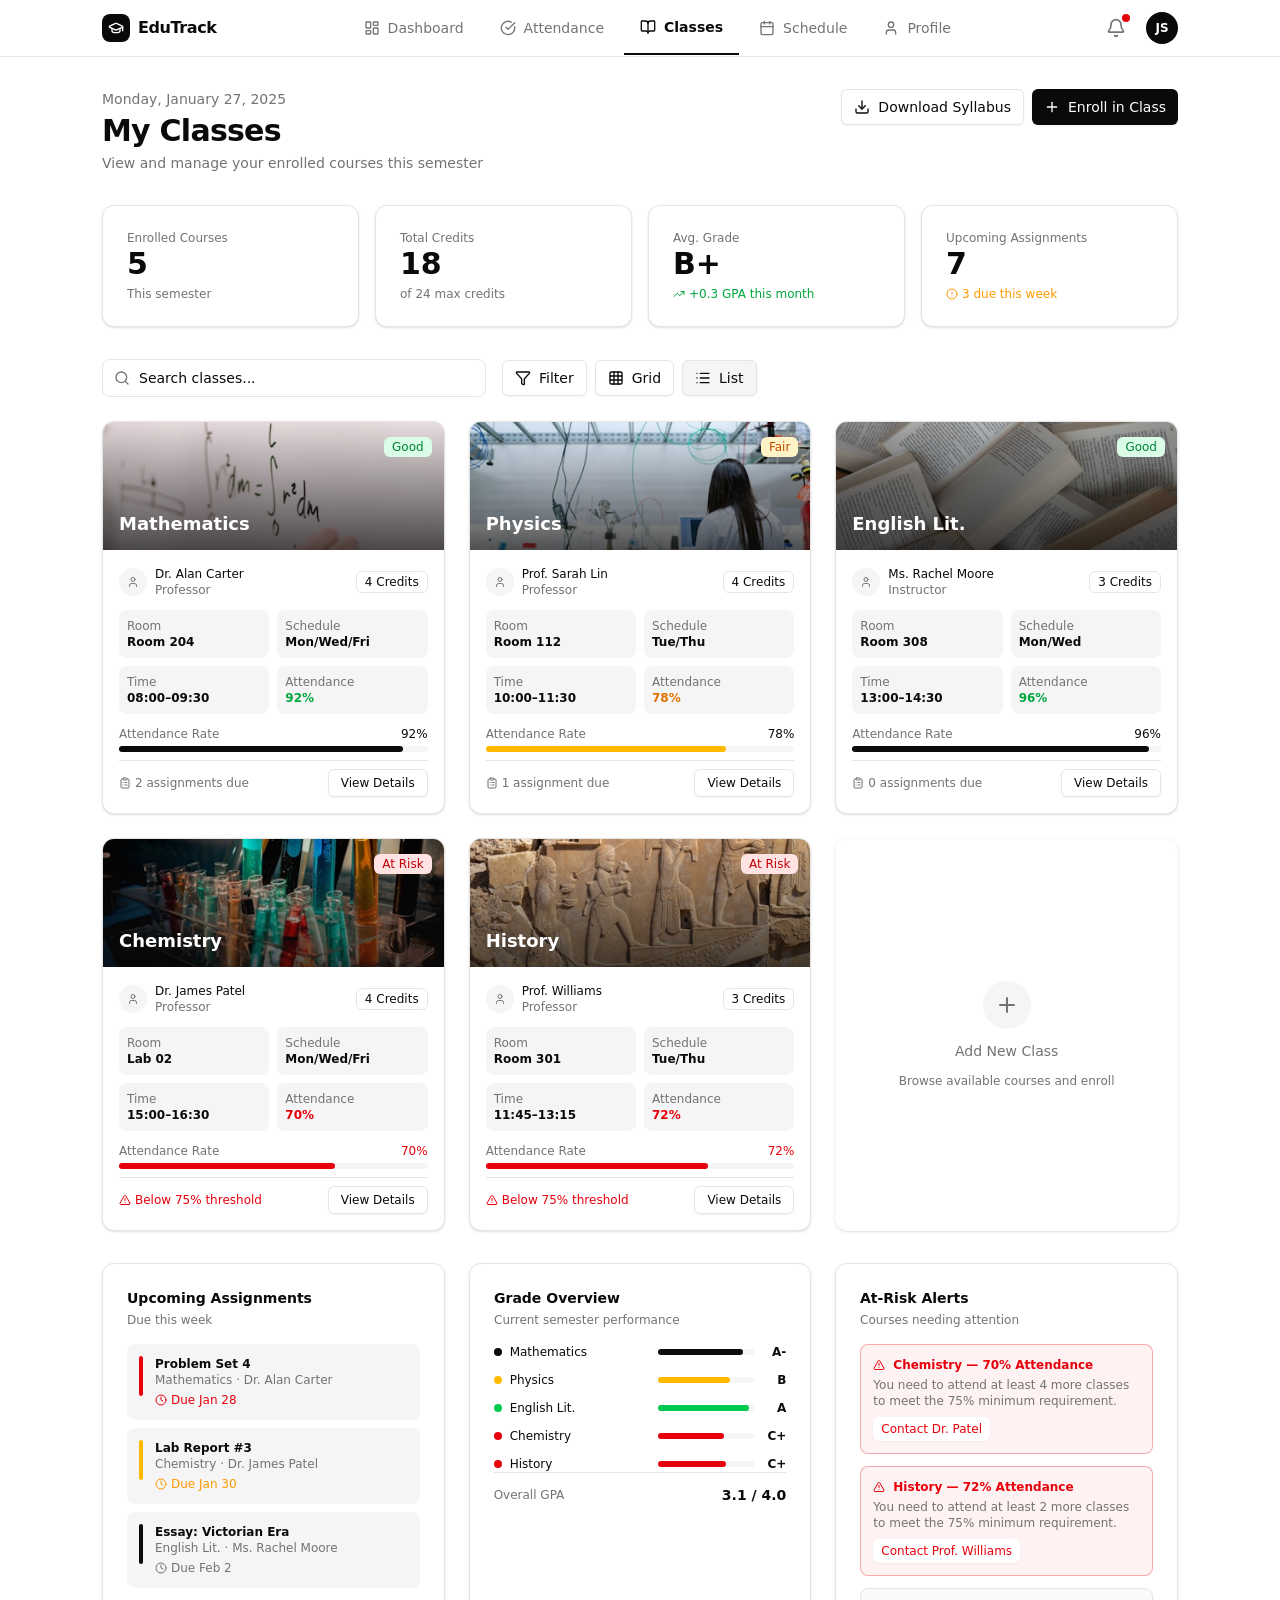
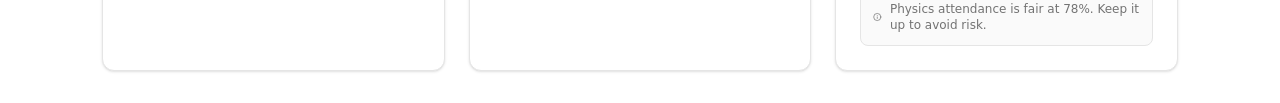
<file: media/Flowstep_ Your AI Design Assistant_files/saved_resource(9).html>
<!DOCTYPE html>
<!-- saved from url=(0078)https://app.flowstep.ai/file?activeFileId=d1f23864-6f26-44db-98c3-ad75e16d27e1 -->
<html><head><meta http-equiv="Content-Type" content="text/html; charset=UTF-8">
          <link rel="preconnect" href="https://fonts.googleapis.com/">
          <link rel="preconnect" href="https://fonts.gstatic.com/" crossorigin="">
          <link href="./css2" rel="stylesheet">
          <script type="module" src="./tailwindStatic.js.download"></script>
          <style type="text/tailwindcss">
    
    /* limit the size of max height elements */
    .h-screen {
      height: 956px !important;
    }
    .min-h-screen {
      min-height: 956px !important;
    }
    
    
    * {
        scrollbar-width: none;
    }

    *::-webkit-scrollbar {
        display: none;
    }

    body {
        font-size: 16px;
        line-height: 24px;
        letter-spacing: 0;
        padding: 0;
        margin: 0;
    }
    
    
    :root {
        font-family: "Inter", ui-sans-serif, system-ui, sans-serif, "Apple Color Emoji", "Segoe UI Emoji", "Segoe UI Symbol", "Noto Color Emoji";
    }

    .font-sans {
        font-family: "Inter", ui-sans-serif, system-ui, sans-serif, "Apple Color Emoji", "Segoe UI Emoji", "Segoe UI Symbol", "Noto Color Emoji";
    }

    .font-mono {
        font-family: "Geist Mono", ui-monospace, SFMono-Regular, Menlo, Monaco, Consolas, "Liberation Mono", "Courier New", monospace;
    }

    .font-serif {
        font-family: "Source Serif 4", "Inter", ui-serif, Georgia, Cambria, "Times New Roman", Times, serif;
    }
    
    @theme inline {
        --radius: 0.65rem;
        --background: oklch(1 0 0);
        --foreground: oklch(0.145 0 0);
        --card: oklch(1 0 0);
        --card-foreground: oklch(0.145 0 0);
        --popover: oklch(1 0 0);
        --popover-foreground: oklch(0.145 0 0);
        --primary: oklch(0.205 0 0);
        --primary-foreground: oklch(0.985 0 0);
        --secondary: oklch(0.97 0 0);
        --secondary-foreground: oklch(0.205 0 0);
        --muted: oklch(0.97 0 0);
        --muted-foreground: oklch(0.556 0 0);
        --accent: oklch(0.97 0 0);
        --accent-foreground: oklch(0.205 0 0);
        --destructive: oklch(0.577 0.245 27.325);
        --border: oklch(0.922 0 0);
        --input: oklch(0.922 0 0);
        --ring: oklch(0.708 0 0);
        --chart-1: oklch(0.646 0.222 41.116);
        --chart-2: oklch(0.6 0.118 184.704);
        --chart-3: oklch(0.398 0.07 227.392);
        --chart-4: oklch(0.828 0.189 84.429);
        --chart-5: oklch(0.769 0.188 70.08);
        --sidebar: oklch(0.985 0 0);
        --sidebar-foreground: oklch(0.145 0 0);
        --sidebar-primary: oklch(0.205 0 0);
        --sidebar-primary-foreground: oklch(0.985 0 0);
        --sidebar-accent: oklch(0.97 0 0);
        --sidebar-accent-foreground: oklch(0.205 0 0);
        --sidebar-border: oklch(0.922 0 0);
        --sidebar-ring: oklch(0.708 0 0);
        --color-background: var(--background);
        --color-foreground: var(--foreground);
        --color-card: var(--card);
        --color-card-foreground: var(--card-foreground);
        --color-popover: var(--popover);
        --color-popover-foreground: var(--popover-foreground);
        --color-primary: var(--primary);
        --color-primary-foreground: var(--primary-foreground);
        --color-secondary: var(--secondary);
        --color-secondary-foreground: var(--secondary-foreground);
        --color-muted: var(--muted);
        --color-muted-foreground: var(--muted-foreground);
        --color-accent: var(--accent);
        --color-accent-foreground: var(--accent-foreground);
        --color-destructive: var(--destructive);
        --color-border: var(--border);
        --color-input: var(--input);
        --color-ring: var(--ring);
        --color-chart-1: var(--chart-1);
        --color-chart-2: var(--chart-2);
        --color-chart-3: var(--chart-3);
        --color-chart-4: var(--chart-4);
        --color-chart-5: var(--chart-5);
        --color-sidebar: var(--sidebar);
        --color-sidebar-foreground: var(--sidebar-foreground);
        --color-sidebar-primary: var(--sidebar-primary);
        --color-sidebar-primary-foreground: var(--sidebar-primary-foreground);
        --color-sidebar-accent: var(--sidebar-accent);
        --color-sidebar-accent-foreground: var(--sidebar-accent-foreground);
        --color-sidebar-border: var(--sidebar-border);
        --color-sidebar-ring: var(--sidebar-ring);
    }
    
    .bg-background {
        background: var(--color-background);
    }
    .bg-foreground {
        background: var(--color-foreground);
    }
    .bg-card {
        background: var(--color-card);
    }
    .bg-card-foreground {
        background: var(--color-card-foreground);
    }
    .bg-popover {
        background: var(--color-popover);
    }
    .bg-popover-foreground {
        background: var(--color-popover-foreground);
    }
    .bg-primary {
        background: var(--color-primary);
    }
    .bg-primary-foreground {
        background: var(--color-primary-foreground);
    }
    .bg-secondary {
        background: var(--color-secondary);
    }
    .bg-secondary-foreground {
        background: var(--color-secondary-foreground);
    }
    .bg-muted {
        background: var(--color-muted);
    }
    .bg-muted-foreground {
        background: var(--color-muted-foreground);
    }
    .bg-accent {
        background: var(--color-accent);
    }
    .bg-accent-foreground {
        background: var(--color-accent-foreground);
    }
    .bg-destructive {
        background: var(--color-destructive);
    }
    .bg-border {
        background: var(--color-border);
    }
    .bg-input {
        background: var(--color-input);
    }
    .bg-ring {
        background: var(--color-ring);
    }

    .text-card {
        color: var(--color-card);
    }
    .text-card-foreground {
        color: var(--color-card-foreground);
    }
    .text-popover {
        color: var(--color-popover);
    }
    .text-popover-foreground {
        color: var(--color-popover-foreground);
    }
    .text-primary {
        color: var(--color-primary);
    }
    .text-primary-foreground {
        color: var(--color-primary-foreground);
    }
    .text-secondary {
        color: var(--color-secondary);
    }
    .text-secondary-foreground {
        color: var(--color-secondary-foreground);
    }
    .text-muted {
        color: var(--color-muted);
    }
    .text-muted-foreground {
        color: var(--color-muted-foreground);
    }
    .text-accent {
        color: var(--color-accent);
    }
    .text-accent-foreground {
        color: var(--color-accent-foreground);
    }
    .text-destructive {
        color: var(--color-destructive);
    }
    .text-border {
        color: var(--color-border);
    }
    .text-input {
        color: var(--color-input);
    }
    .text-ring {
        color: var(--color-ring);
    }
    .border {
        border-color: var(--color-border);
    }
    .border-border {
        border-color: var(--color-border);
    }
    .border-primary {
        border-color: var(--color-primary);
    }
    .border-secondary {
        border-color: var(--color-secondary);
    }
    .border-muted {
        border-color: var(--color-muted);
    }
    .border-accent {
        border-color: var(--color-accent);
    }
    .border-destructive {
        border-color: var(--color-destructive);
    }
    .border-input {
        border-color: var(--color-input);
    }
    .border-ring {
        border-color: var(--color-border);
    }
    .border-t {
        border-color: var(--color-border);
    }
    .border-b {
        border-color: var(--color-border);
    }
    .border-l {
        border-color: var(--color-border);
    }
    .border-r {
        border-color: var(--color-border);
    }    
    </style>
          <link rel="stylesheet" href="./tw-animate.css" crossorigin="anonymous">
          <meta name="viewport" content="width=device-width, initial-scale=1.0">
        <style>/*! tailwindcss v4.1.11 | MIT License | https://tailwindcss.com */
@layer properties;
@layer theme, base, components, utilities;
@layer theme {
  :root, :host {
    --font-sans: ui-sans-serif, system-ui, sans-serif, 'Apple Color Emoji', 'Segoe UI Emoji', 'Segoe UI Symbol',
    'Noto Color Emoji';
    --font-mono: ui-monospace, SFMono-Regular, Menlo, Monaco, Consolas, 'Liberation Mono', 'Courier New',
    monospace;
    --color-red-100: oklch(93.6% 0.032 17.717);
    --color-red-700: oklch(50.5% 0.213 27.518);
    --color-amber-100: oklch(96.2% 0.059 95.617);
    --color-amber-400: oklch(82.8% 0.189 84.429);
    --color-amber-500: oklch(76.9% 0.188 70.08);
    --color-amber-600: oklch(66.6% 0.179 58.318);
    --color-amber-700: oklch(55.5% 0.163 48.998);
    --color-green-100: oklch(96.2% 0.044 156.743);
    --color-green-500: oklch(72.3% 0.219 149.579);
    --color-green-600: oklch(62.7% 0.194 149.214);
    --color-green-700: oklch(52.7% 0.154 150.069);
    --color-neutral-100: oklch(97% 0 0);
    --color-neutral-200: oklch(92.2% 0 0);
    --color-neutral-500: oklch(55.6% 0 0);
    --color-neutral-950: oklch(14.5% 0 0);
    --color-black: #000;
    --color-white: #fff;
    --spacing: 0.25rem;
    --container-sm: 24rem;
    --text-xs: 0.75rem;
    --text-xs--line-height: calc(1 / 0.75);
    --text-sm: 0.875rem;
    --text-sm--line-height: calc(1.25 / 0.875);
    --text-base: 1rem;
    --text-base--line-height: calc(1.5 / 1);
    --text-lg: 1.125rem;
    --text-lg--line-height: calc(1.75 / 1.125);
    --text-3xl: 1.875rem;
    --text-3xl--line-height: calc(2.25 / 1.875);
    --font-weight-medium: 500;
    --font-weight-semibold: 600;
    --font-weight-bold: 700;
    --tracking-tight: -0.025em;
    --radius-md: 0.375rem;
    --radius-lg: 0.5rem;
    --radius-xl: 0.75rem;
    --default-transition-duration: 150ms;
    --default-transition-timing-function: cubic-bezier(0.4, 0, 0.2, 1);
    --default-font-family: var(--font-sans);
    --default-mono-font-family: var(--font-mono);
    --background: oklch(1 0 0);
    --foreground: oklch(0.145 0 0);
    --card: oklch(1 0 0);
    --card-foreground: oklch(0.145 0 0);
    --popover: oklch(1 0 0);
    --popover-foreground: oklch(0.145 0 0);
    --primary: oklch(0.205 0 0);
    --primary-foreground: oklch(0.985 0 0);
    --secondary: oklch(0.97 0 0);
    --secondary-foreground: oklch(0.205 0 0);
    --muted: oklch(0.97 0 0);
    --muted-foreground: oklch(0.556 0 0);
    --accent: oklch(0.97 0 0);
    --accent-foreground: oklch(0.205 0 0);
    --destructive: oklch(0.577 0.245 27.325);
    --border: oklch(0.922 0 0);
    --input: oklch(0.922 0 0);
    --ring: oklch(0.708 0 0);
    --color-background: var(--background);
    --color-foreground: var(--foreground);
    --color-card: var(--card);
    --color-card-foreground: var(--card-foreground);
    --color-popover: var(--popover);
    --color-popover-foreground: var(--popover-foreground);
    --color-primary: var(--primary);
    --color-primary-foreground: var(--primary-foreground);
    --color-secondary: var(--secondary);
    --color-secondary-foreground: var(--secondary-foreground);
    --color-muted: var(--muted);
    --color-muted-foreground: var(--muted-foreground);
    --color-accent: var(--accent);
    --color-accent-foreground: var(--accent-foreground);
    --color-destructive: var(--destructive);
    --color-border: var(--border);
    --color-input: var(--input);
    --color-ring: var(--ring);
  }
}
@layer base {
  *, ::after, ::before, ::backdrop, ::file-selector-button {
    box-sizing: border-box;
    margin: 0;
    padding: 0;
    border: 0 solid;
  }
  html, :host {
    line-height: 1.5;
    -webkit-text-size-adjust: 100%;
    tab-size: 4;
    font-family: var(--default-font-family, ui-sans-serif, system-ui, sans-serif, 'Apple Color Emoji', 'Segoe UI Emoji', 'Segoe UI Symbol', 'Noto Color Emoji');
    font-feature-settings: var(--default-font-feature-settings, normal);
    font-variation-settings: var(--default-font-variation-settings, normal);
    -webkit-tap-highlight-color: transparent;
  }
  hr {
    height: 0;
    color: inherit;
    border-top-width: 1px;
  }
  abbr:where([title]) {
    -webkit-text-decoration: underline dotted;
    text-decoration: underline dotted;
  }
  h1, h2, h3, h4, h5, h6 {
    font-size: inherit;
    font-weight: inherit;
  }
  a {
    color: inherit;
    -webkit-text-decoration: inherit;
    text-decoration: inherit;
  }
  b, strong {
    font-weight: bolder;
  }
  code, kbd, samp, pre {
    font-family: var(--default-mono-font-family, ui-monospace, SFMono-Regular, Menlo, Monaco, Consolas, 'Liberation Mono', 'Courier New', monospace);
    font-feature-settings: var(--default-mono-font-feature-settings, normal);
    font-variation-settings: var(--default-mono-font-variation-settings, normal);
    font-size: 1em;
  }
  small {
    font-size: 80%;
  }
  sub, sup {
    font-size: 75%;
    line-height: 0;
    position: relative;
    vertical-align: baseline;
  }
  sub {
    bottom: -0.25em;
  }
  sup {
    top: -0.5em;
  }
  table {
    text-indent: 0;
    border-color: inherit;
    border-collapse: collapse;
  }
  :-moz-focusring {
    outline: auto;
  }
  progress {
    vertical-align: baseline;
  }
  summary {
    display: list-item;
  }
  ol, ul, menu {
    list-style: none;
  }
  img, svg, video, canvas, audio, iframe, embed, object {
    display: block;
    vertical-align: middle;
  }
  img, video {
    max-width: 100%;
    height: auto;
  }
  button, input, select, optgroup, textarea, ::file-selector-button {
    font: inherit;
    font-feature-settings: inherit;
    font-variation-settings: inherit;
    letter-spacing: inherit;
    color: inherit;
    border-radius: 0;
    background-color: transparent;
    opacity: 1;
  }
  :where(select:is([multiple], [size])) optgroup {
    font-weight: bolder;
  }
  :where(select:is([multiple], [size])) optgroup option {
    padding-inline-start: 20px;
  }
  ::file-selector-button {
    margin-inline-end: 4px;
  }
  ::placeholder {
    opacity: 1;
  }
  @supports (not (-webkit-appearance: -apple-pay-button))  or (contain-intrinsic-size: 1px) {
    ::placeholder {
      color: currentcolor;
      @supports (color: color-mix(in lab, red, red)) {
        color: color-mix(in oklab, currentcolor 50%, transparent);
      }
    }
  }
  textarea {
    resize: vertical;
  }
  ::-webkit-search-decoration {
    -webkit-appearance: none;
  }
  ::-webkit-date-and-time-value {
    min-height: 1lh;
    text-align: inherit;
  }
  ::-webkit-datetime-edit {
    display: inline-flex;
  }
  ::-webkit-datetime-edit-fields-wrapper {
    padding: 0;
  }
  ::-webkit-datetime-edit, ::-webkit-datetime-edit-year-field, ::-webkit-datetime-edit-month-field, ::-webkit-datetime-edit-day-field, ::-webkit-datetime-edit-hour-field, ::-webkit-datetime-edit-minute-field, ::-webkit-datetime-edit-second-field, ::-webkit-datetime-edit-millisecond-field, ::-webkit-datetime-edit-meridiem-field {
    padding-block: 0;
  }
  :-moz-ui-invalid {
    box-shadow: none;
  }
  button, input:where([type='button'], [type='reset'], [type='submit']), ::file-selector-button {
    appearance: button;
  }
  ::-webkit-inner-spin-button, ::-webkit-outer-spin-button {
    height: auto;
  }
  [hidden]:where(:not([hidden='until-found'])) {
    display: none !important;
  }
}
@layer utilities {
  .\@container\/card-header {
    container-type: inline-size;
    container-name: card-header;
  }
  .absolute {
    position: absolute;
  }
  .relative {
    position: relative;
  }
  .inset-0 {
    inset: calc(var(--spacing) * 0);
  }
  .top-1 {
    top: calc(var(--spacing) * 1);
  }
  .top-1\/2 {
    top: calc(1/2 * 100%);
  }
  .top-3 {
    top: calc(var(--spacing) * 3);
  }
  .right-1 {
    right: calc(var(--spacing) * 1);
  }
  .right-3 {
    right: calc(var(--spacing) * 3);
  }
  .bottom-3 {
    bottom: calc(var(--spacing) * 3);
  }
  .left-3 {
    left: calc(var(--spacing) * 3);
  }
  .left-4 {
    left: calc(var(--spacing) * 4);
  }
  .mx-auto {
    margin-inline: auto;
  }
  .mt-1 {
    margin-top: calc(var(--spacing) * 1);
  }
  .mt-2 {
    margin-top: calc(var(--spacing) * 2);
  }
  .mb-1 {
    margin-bottom: calc(var(--spacing) * 1);
  }
  .mb-2 {
    margin-bottom: calc(var(--spacing) * 2);
  }
  .mb-3 {
    margin-bottom: calc(var(--spacing) * 3);
  }
  .mb-6 {
    margin-bottom: calc(var(--spacing) * 6);
  }
  .mb-8 {
    margin-bottom: calc(var(--spacing) * 8);
  }
  .flex {
    display: flex;
  }
  .grid {
    display: grid;
  }
  .inline-flex {
    display: inline-flex;
  }
  .size-3 {
    width: calc(var(--spacing) * 3);
    height: calc(var(--spacing) * 3);
  }
  .size-4 {
    width: calc(var(--spacing) * 4);
    height: calc(var(--spacing) * 4);
  }
  .size-5 {
    width: calc(var(--spacing) * 5);
    height: calc(var(--spacing) * 5);
  }
  .size-6 {
    width: calc(var(--spacing) * 6);
    height: calc(var(--spacing) * 6);
  }
  .h-1\.5 {
    height: calc(var(--spacing) * 1.5);
  }
  .h-2 {
    height: calc(var(--spacing) * 2);
  }
  .h-6 {
    height: calc(var(--spacing) * 6);
  }
  .h-7 {
    height: calc(var(--spacing) * 7);
  }
  .h-8 {
    height: calc(var(--spacing) * 8);
  }
  .h-9 {
    height: calc(var(--spacing) * 9);
  }
  .h-12 {
    height: calc(var(--spacing) * 12);
  }
  .h-14 {
    height: calc(var(--spacing) * 14);
  }
  .h-32 {
    height: calc(var(--spacing) * 32);
  }
  .h-fit {
    height: fit-content;
  }
  .h-full {
    height: 100%;
  }
  .min-h-\[40px\] {
    min-height: 40px;
  }
  .min-h-\[320px\] {
    min-height: 320px;
  }
  .min-h-screen {
    min-height: 100vh;
  }
  .w-1 {
    width: calc(var(--spacing) * 1);
  }
  .w-2 {
    width: calc(var(--spacing) * 2);
  }
  .w-6 {
    width: calc(var(--spacing) * 6);
  }
  .w-7 {
    width: calc(var(--spacing) * 7);
  }
  .w-8 {
    width: calc(var(--spacing) * 8);
  }
  .w-12 {
    width: calc(var(--spacing) * 12);
  }
  .w-24 {
    width: calc(var(--spacing) * 24);
  }
  .w-fit {
    width: fit-content;
  }
  .w-full {
    width: 100%;
  }
  .w-screen {
    width: 100vw;
  }
  .max-w-\[1140px\] {
    max-width: 1140px;
  }
  .max-w-screen {
    max-width: 100vw;
  }
  .max-w-sm {
    max-width: var(--container-sm);
  }
  .min-w-fit {
    min-width: fit-content;
  }
  .min-w-screen {
    min-width: 100vw;
  }
  .flex-1 {
    flex: 1;
  }
  .shrink-0 {
    flex-shrink: 0;
  }
  .-translate-y-1\/2 {
    --tw-translate-y: calc(calc(1/2 * 100%) * -1);
    translate: var(--tw-translate-x) var(--tw-translate-y);
  }
  .cursor-pointer {
    cursor: pointer;
  }
  .auto-rows-min {
    grid-auto-rows: min-content;
  }
  .grid-cols-2 {
    grid-template-columns: repeat(2, minmax(0, 1fr));
  }
  .grid-cols-3 {
    grid-template-columns: repeat(3, minmax(0, 1fr));
  }
  .grid-cols-4 {
    grid-template-columns: repeat(4, minmax(0, 1fr));
  }
  .grid-rows-\[auto_auto\] {
    grid-template-rows: auto auto;
  }
  .flex-col {
    flex-direction: column;
  }
  .items-center {
    align-items: center;
  }
  .items-start {
    align-items: flex-start;
  }
  .justify-between {
    justify-content: space-between;
  }
  .justify-center {
    justify-content: center;
  }
  .gap-0 {
    gap: calc(var(--spacing) * 0);
  }
  .gap-1 {
    gap: calc(var(--spacing) * 1);
  }
  .gap-2 {
    gap: calc(var(--spacing) * 2);
  }
  .gap-3 {
    gap: calc(var(--spacing) * 3);
  }
  .gap-4 {
    gap: calc(var(--spacing) * 4);
  }
  .gap-6 {
    gap: calc(var(--spacing) * 6);
  }
  .self-stretch {
    align-self: stretch;
  }
  .overflow-hidden {
    overflow: hidden;
  }
  .overflow-visible {
    overflow: visible;
  }
  .rounded-full {
    border-radius: calc(infinity * 1px);
  }
  .rounded-lg {
    border-radius: var(--radius-lg);
  }
  .rounded-md {
    border-radius: var(--radius-md);
  }
  .rounded-xl {
    border-radius: var(--radius-xl);
  }
  .border {
    border-style: var(--tw-border-style);
    border-width: 1px;
  }
  .border-0 {
    border-style: var(--tw-border-style);
    border-width: 0px;
  }
  .border-1 {
    border-style: var(--tw-border-style);
    border-width: 1px;
  }
  .border-2 {
    border-style: var(--tw-border-style);
    border-width: 2px;
  }
  .border-t-0 {
    border-top-style: var(--tw-border-style);
    border-top-width: 0px;
  }
  .border-t-1 {
    border-top-style: var(--tw-border-style);
    border-top-width: 1px;
  }
  .border-r-0 {
    border-right-style: var(--tw-border-style);
    border-right-width: 0px;
  }
  .border-b-0 {
    border-bottom-style: var(--tw-border-style);
    border-bottom-width: 0px;
  }
  .border-b-1 {
    border-bottom-style: var(--tw-border-style);
    border-bottom-width: 1px;
  }
  .border-b-2 {
    border-bottom-style: var(--tw-border-style);
    border-bottom-width: 2px;
  }
  .border-l-0 {
    border-left-style: var(--tw-border-style);
    border-left-width: 0px;
  }
  .border-dashed {
    --tw-border-style: dashed;
    border-style: dashed;
  }
  .border-solid {
    --tw-border-style: solid;
    border-style: solid;
  }
  .border-\[\#e7000b\]\/30 {
    border-color: color-mix(in oklab, #e7000b 30%, transparent);
  }
  .border-\[\#e7000b\]\/40 {
    border-color: color-mix(in oklab, #e7000b 40%, transparent);
  }
  .border-black\/1 {
    border-color: color-mix(in srgb, #000 1%, transparent);
    @supports (color: color-mix(in lab, red, red)) {
      border-color: color-mix(in oklab, var(--color-black) 1%, transparent);
    }
  }
  .border-neutral-200 {
    border-color: var(--color-neutral-200);
  }
  .border-neutral-950 {
    border-color: var(--color-neutral-950);
  }
  .bg-\[\#e7000b\] {
    background-color: #e7000b;
  }
  .bg-\[\#e7000b\]\/5 {
    background-color: color-mix(in oklab, #e7000b 5%, transparent);
  }
  .bg-amber-100 {
    background-color: var(--color-amber-100);
  }
  .bg-amber-400 {
    background-color: var(--color-amber-400);
  }
  .bg-background {
    background-color: var(--background);
  }
  .bg-card {
    background-color: var(--card);
  }
  .bg-green-100 {
    background-color: var(--color-green-100);
  }
  .bg-green-500 {
    background-color: var(--color-green-500);
  }
  .bg-neutral-100 {
    background-color: var(--color-neutral-100);
  }
  .bg-neutral-100\/50 {
    background-color: color-mix(in srgb, oklch(97% 0 0) 50%, transparent);
    @supports (color: color-mix(in lab, red, red)) {
      background-color: color-mix(in oklab, var(--color-neutral-100) 50%, transparent);
    }
  }
  .bg-neutral-950 {
    background-color: var(--color-neutral-950);
  }
  .bg-red-100 {
    background-color: var(--color-red-100);
  }
  .bg-white {
    background-color: var(--color-white);
  }
  .bg-\[linear-gradient\(to_top\,oklch\(0\.145_0_0\/0\.7\)\,transparent\)\] {
    background-image: linear-gradient(to top,oklch(0.145 0 0/0.7),transparent);
  }
  .object-cover {
    object-fit: cover;
  }
  .p-0 {
    padding: calc(var(--spacing) * 0);
  }
  .p-2 {
    padding: calc(var(--spacing) * 2);
  }
  .p-3 {
    padding: calc(var(--spacing) * 3);
  }
  .p-4 {
    padding: calc(var(--spacing) * 4);
  }
  .p-6 {
    padding: calc(var(--spacing) * 6);
  }
  .p-8 {
    padding: calc(var(--spacing) * 8);
  }
  .px-2 {
    padding-inline: calc(var(--spacing) * 2);
  }
  .px-3 {
    padding-inline: calc(var(--spacing) * 3);
  }
  .px-4 {
    padding-inline: calc(var(--spacing) * 4);
  }
  .px-8 {
    padding-inline: calc(var(--spacing) * 8);
  }
  .py-0\.5 {
    padding-block: calc(var(--spacing) * 0.5);
  }
  .py-2 {
    padding-block: calc(var(--spacing) * 2);
  }
  .pt-2 {
    padding-top: calc(var(--spacing) * 2);
  }
  .pt-3 {
    padding-top: calc(var(--spacing) * 3);
  }
  .pr-4 {
    padding-right: calc(var(--spacing) * 4);
  }
  .pl-9 {
    padding-left: calc(var(--spacing) * 9);
  }
  .text-center {
    text-align: center;
  }
  .text-right {
    text-align: right;
  }
  .text-3xl {
    font-size: var(--text-3xl);
    line-height: var(--tw-leading, var(--text-3xl--line-height));
  }
  .text-base {
    font-size: var(--text-base);
    line-height: var(--tw-leading, var(--text-base--line-height));
  }
  .text-lg {
    font-size: var(--text-lg);
    line-height: var(--tw-leading, var(--text-lg--line-height));
  }
  .text-sm {
    font-size: var(--text-sm);
    line-height: var(--tw-leading, var(--text-sm--line-height));
  }
  .text-xs {
    font-size: var(--text-xs);
    line-height: var(--tw-leading, var(--text-xs--line-height));
  }
  .leading-4 {
    --tw-leading: calc(var(--spacing) * 4);
    line-height: calc(var(--spacing) * 4);
  }
  .leading-5 {
    --tw-leading: calc(var(--spacing) * 5);
    line-height: calc(var(--spacing) * 5);
  }
  .leading-6 {
    --tw-leading: calc(var(--spacing) * 6);
    line-height: calc(var(--spacing) * 6);
  }
  .leading-7 {
    --tw-leading: calc(var(--spacing) * 7);
    line-height: calc(var(--spacing) * 7);
  }
  .leading-9 {
    --tw-leading: calc(var(--spacing) * 9);
    line-height: calc(var(--spacing) * 9);
  }
  .font-bold {
    --tw-font-weight: var(--font-weight-bold);
    font-weight: var(--font-weight-bold);
  }
  .font-medium {
    --tw-font-weight: var(--font-weight-medium);
    font-weight: var(--font-weight-medium);
  }
  .font-semibold {
    --tw-font-weight: var(--font-weight-semibold);
    font-weight: var(--font-weight-semibold);
  }
  .tracking-tight {
    --tw-tracking: var(--tracking-tight);
    letter-spacing: var(--tracking-tight);
  }
  .whitespace-nowrap {
    white-space: nowrap;
  }
  .text-\[\#e7000b\] {
    color: #e7000b;
  }
  .text-amber-500 {
    color: var(--color-amber-500);
  }
  .text-amber-600 {
    color: var(--color-amber-600);
  }
  .text-amber-700 {
    color: var(--color-amber-700);
  }
  .text-card-foreground {
    color: var(--card-foreground);
  }
  .text-foreground {
    color: var(--foreground);
  }
  .text-green-600 {
    color: var(--color-green-600);
  }
  .text-green-700 {
    color: var(--color-green-700);
  }
  .text-neutral-500 {
    color: var(--color-neutral-500);
  }
  .text-neutral-950 {
    color: var(--color-neutral-950);
  }
  .text-red-700 {
    color: var(--color-red-700);
  }
  .text-white {
    color: var(--color-white);
  }
  .shadow-sm {
    --tw-shadow: 0 1px 3px 0 var(--tw-shadow-color, rgb(0 0 0 / 0.1)), 0 1px 2px -1px var(--tw-shadow-color, rgb(0 0 0 / 0.1));
    box-shadow: var(--tw-inset-shadow), var(--tw-inset-ring-shadow), var(--tw-ring-offset-shadow), var(--tw-ring-shadow), var(--tw-shadow);
  }
  .shadow-xs {
    --tw-shadow: 0 1px 2px 0 var(--tw-shadow-color, rgb(0 0 0 / 0.05));
    box-shadow: var(--tw-inset-shadow), var(--tw-inset-ring-shadow), var(--tw-ring-offset-shadow), var(--tw-ring-shadow), var(--tw-shadow);
  }
  .transition-\[color\,box-shadow\] {
    transition-property: color,box-shadow;
    transition-timing-function: var(--tw-ease, var(--default-transition-timing-function));
    transition-duration: var(--tw-duration, var(--default-transition-duration));
  }
  .transition-all {
    transition-property: all;
    transition-timing-function: var(--tw-ease, var(--default-transition-timing-function));
    transition-duration: var(--tw-duration, var(--default-transition-duration));
  }
  .transition-colors {
    transition-property: color, background-color, border-color, outline-color, text-decoration-color, fill, stroke, --tw-gradient-from, --tw-gradient-via, --tw-gradient-to;
    transition-timing-function: var(--tw-ease, var(--default-transition-timing-function));
    transition-duration: var(--tw-duration, var(--default-transition-duration));
  }
  .outline-none {
    --tw-outline-style: none;
    outline-style: none;
  }
  .hover\:bg-accent {
    &:hover {
      @media (hover: hover) {
        background-color: var(--accent);
      }
    }
  }
  .hover\:bg-primary\/90 {
    &:hover {
      @media (hover: hover) {
        background-color: color-mix(in srgb, oklch(0.205 0 0) 90%, transparent);
        @supports (color: color-mix(in lab, red, red)) {
          background-color: color-mix(in oklab, var(--primary) 90%, transparent);
        }
      }
    }
  }
  .hover\:text-accent-foreground {
    &:hover {
      @media (hover: hover) {
        color: var(--accent-foreground);
      }
    }
  }
  .focus-visible\:border-ring {
    &:focus-visible {
      border-color: var(--ring);
    }
  }
  .focus-visible\:ring-\[3px\] {
    &:focus-visible {
      --tw-ring-shadow: var(--tw-ring-inset,) 0 0 0 calc(3px + var(--tw-ring-offset-width)) var(--tw-ring-color, currentcolor);
      box-shadow: var(--tw-inset-shadow), var(--tw-inset-ring-shadow), var(--tw-ring-offset-shadow), var(--tw-ring-shadow), var(--tw-shadow);
    }
  }
  .focus-visible\:ring-ring\/50 {
    &:focus-visible {
      --tw-ring-color: color-mix(in srgb, oklch(0.708 0 0) 50%, transparent);
      @supports (color: color-mix(in lab, red, red)) {
        --tw-ring-color: color-mix(in oklab, var(--ring) 50%, transparent);
      }
    }
  }
  .disabled\:pointer-events-none {
    &:disabled {
      pointer-events: none;
    }
  }
  .disabled\:opacity-50 {
    &:disabled {
      opacity: 50%;
    }
  }
  .has-data-\[slot\=card-action\]\:grid-cols-\[1fr_auto\] {
    &:has(*[data-slot="card-action"]) {
      grid-template-columns: 1fr auto;
    }
  }
  .has-\[\>svg\]\:px-3 {
    &:has(>svg) {
      padding-inline: calc(var(--spacing) * 3);
    }
  }
  .aria-invalid\:border-destructive {
    &[aria-invalid="true"] {
      border-color: var(--destructive);
    }
  }
  .aria-invalid\:ring-destructive\/20 {
    &[aria-invalid="true"] {
      --tw-ring-color: color-mix(in srgb, oklch(0.577 0.245 27.325) 20%, transparent);
      @supports (color: color-mix(in lab, red, red)) {
        --tw-ring-color: color-mix(in oklab, var(--destructive) 20%, transparent);
      }
    }
  }
  .dark\:border-input {
    @media (prefers-color-scheme: dark) {
      border-color: var(--input);
    }
  }
  .dark\:bg-input\/30 {
    @media (prefers-color-scheme: dark) {
      background-color: color-mix(in srgb, oklch(0.922 0 0) 30%, transparent);
      @supports (color: color-mix(in lab, red, red)) {
        background-color: color-mix(in oklab, var(--input) 30%, transparent);
      }
    }
  }
  .dark\:hover\:bg-input\/50 {
    @media (prefers-color-scheme: dark) {
      &:hover {
        @media (hover: hover) {
          background-color: color-mix(in srgb, oklch(0.922 0 0) 50%, transparent);
          @supports (color: color-mix(in lab, red, red)) {
            background-color: color-mix(in oklab, var(--input) 50%, transparent);
          }
        }
      }
    }
  }
  .dark\:aria-invalid\:ring-destructive\/40 {
    @media (prefers-color-scheme: dark) {
      &[aria-invalid="true"] {
        --tw-ring-color: color-mix(in srgb, oklch(0.577 0.245 27.325) 40%, transparent);
        @supports (color: color-mix(in lab, red, red)) {
          --tw-ring-color: color-mix(in oklab, var(--destructive) 40%, transparent);
        }
      }
    }
  }
  .\[\&_svg\]\:pointer-events-none {
    & svg {
      pointer-events: none;
    }
  }
  .\[\&_svg\]\:shrink-0 {
    & svg {
      flex-shrink: 0;
    }
  }
  .\[\&_svg\:not\(\[class\*\=\'size-\'\]\)\]\:size-4 {
    & svg:not([class*='size-']) {
      width: calc(var(--spacing) * 4);
      height: calc(var(--spacing) * 4);
    }
  }
  .\[\.border-b\]\:pb-6 {
    &:is(.border-b) {
      padding-bottom: calc(var(--spacing) * 6);
    }
  }
  .\[\&\>svg\]\:pointer-events-none {
    &>svg {
      pointer-events: none;
    }
  }
  .\[\&\>svg\]\:size-3 {
    &>svg {
      width: calc(var(--spacing) * 3);
      height: calc(var(--spacing) * 3);
    }
  }
  .\[a\&\]\:hover\:bg-accent {
    a& {
      &:hover {
        @media (hover: hover) {
          background-color: var(--accent);
        }
      }
    }
  }
  .\[a\&\]\:hover\:bg-primary\/90 {
    a& {
      &:hover {
        @media (hover: hover) {
          background-color: color-mix(in srgb, oklch(0.205 0 0) 90%, transparent);
          @supports (color: color-mix(in lab, red, red)) {
            background-color: color-mix(in oklab, var(--primary) 90%, transparent);
          }
        }
      }
    }
  }
  .\[a\&\]\:hover\:text-accent-foreground {
    a& {
      &:hover {
        @media (hover: hover) {
          color: var(--accent-foreground);
        }
      }
    }
  }
}
.h-screen {
  height: 956px !important;
}
.min-h-screen {
  min-height: 956px !important;
}
* {
  scrollbar-width: none;
}
*::-webkit-scrollbar {
  display: none;
}
body {
  font-size: 16px;
  line-height: 24px;
  letter-spacing: 0;
  padding: 0;
  margin: 0;
}
:root {
  font-family: "Inter", ui-sans-serif, system-ui, sans-serif, "Apple Color Emoji", "Segoe UI Emoji", "Segoe UI Symbol", "Noto Color Emoji";
}
.font-sans {
  font-family: "Inter", ui-sans-serif, system-ui, sans-serif, "Apple Color Emoji", "Segoe UI Emoji", "Segoe UI Symbol", "Noto Color Emoji";
}
.font-mono {
  font-family: "Geist Mono", ui-monospace, SFMono-Regular, Menlo, Monaco, Consolas, "Liberation Mono", "Courier New", monospace;
}
.font-serif {
  font-family: "Source Serif 4", "Inter", ui-serif, Georgia, Cambria, "Times New Roman", Times, serif;
}
.bg-background {
  background: var(--color-background);
}
.bg-foreground {
  background: var(--color-foreground);
}
.bg-card {
  background: var(--color-card);
}
.bg-card-foreground {
  background: var(--color-card-foreground);
}
.bg-popover {
  background: var(--color-popover);
}
.bg-popover-foreground {
  background: var(--color-popover-foreground);
}
.bg-primary {
  background: var(--color-primary);
}
.bg-primary-foreground {
  background: var(--color-primary-foreground);
}
.bg-secondary {
  background: var(--color-secondary);
}
.bg-secondary-foreground {
  background: var(--color-secondary-foreground);
}
.bg-muted {
  background: var(--color-muted);
}
.bg-muted-foreground {
  background: var(--color-muted-foreground);
}
.bg-accent {
  background: var(--color-accent);
}
.bg-accent-foreground {
  background: var(--color-accent-foreground);
}
.bg-destructive {
  background: var(--color-destructive);
}
.bg-border {
  background: var(--color-border);
}
.bg-input {
  background: var(--color-input);
}
.bg-ring {
  background: var(--color-ring);
}
.text-card {
  color: var(--color-card);
}
.text-card-foreground {
  color: var(--color-card-foreground);
}
.text-popover {
  color: var(--color-popover);
}
.text-popover-foreground {
  color: var(--color-popover-foreground);
}
.text-primary {
  color: var(--color-primary);
}
.text-primary-foreground {
  color: var(--color-primary-foreground);
}
.text-secondary {
  color: var(--color-secondary);
}
.text-secondary-foreground {
  color: var(--color-secondary-foreground);
}
.text-muted {
  color: var(--color-muted);
}
.text-muted-foreground {
  color: var(--color-muted-foreground);
}
.text-accent {
  color: var(--color-accent);
}
.text-accent-foreground {
  color: var(--color-accent-foreground);
}
.text-destructive {
  color: var(--color-destructive);
}
.text-border {
  color: var(--color-border);
}
.text-input {
  color: var(--color-input);
}
.text-ring {
  color: var(--color-ring);
}
.border {
  border-color: var(--color-border);
}
.border-border {
  border-color: var(--color-border);
}
.border-primary {
  border-color: var(--color-primary);
}
.border-secondary {
  border-color: var(--color-secondary);
}
.border-muted {
  border-color: var(--color-muted);
}
.border-accent {
  border-color: var(--color-accent);
}
.border-destructive {
  border-color: var(--color-destructive);
}
.border-input {
  border-color: var(--color-input);
}
.border-ring {
  border-color: var(--color-border);
}
.border-t {
  border-color: var(--color-border);
}
.border-b {
  border-color: var(--color-border);
}
.border-l {
  border-color: var(--color-border);
}
.border-r {
  border-color: var(--color-border);
}
@property --tw-translate-x {
  syntax: "*";
  inherits: false;
  initial-value: 0;
}
@property --tw-translate-y {
  syntax: "*";
  inherits: false;
  initial-value: 0;
}
@property --tw-translate-z {
  syntax: "*";
  inherits: false;
  initial-value: 0;
}
@property --tw-border-style {
  syntax: "*";
  inherits: false;
  initial-value: solid;
}
@property --tw-leading {
  syntax: "*";
  inherits: false;
}
@property --tw-font-weight {
  syntax: "*";
  inherits: false;
}
@property --tw-tracking {
  syntax: "*";
  inherits: false;
}
@property --tw-shadow {
  syntax: "*";
  inherits: false;
  initial-value: 0 0 #0000;
}
@property --tw-shadow-color {
  syntax: "*";
  inherits: false;
}
@property --tw-shadow-alpha {
  syntax: "<percentage>";
  inherits: false;
  initial-value: 100%;
}
@property --tw-inset-shadow {
  syntax: "*";
  inherits: false;
  initial-value: 0 0 #0000;
}
@property --tw-inset-shadow-color {
  syntax: "*";
  inherits: false;
}
@property --tw-inset-shadow-alpha {
  syntax: "<percentage>";
  inherits: false;
  initial-value: 100%;
}
@property --tw-ring-color {
  syntax: "*";
  inherits: false;
}
@property --tw-ring-shadow {
  syntax: "*";
  inherits: false;
  initial-value: 0 0 #0000;
}
@property --tw-inset-ring-color {
  syntax: "*";
  inherits: false;
}
@property --tw-inset-ring-shadow {
  syntax: "*";
  inherits: false;
  initial-value: 0 0 #0000;
}
@property --tw-ring-inset {
  syntax: "*";
  inherits: false;
}
@property --tw-ring-offset-width {
  syntax: "<length>";
  inherits: false;
  initial-value: 0px;
}
@property --tw-ring-offset-color {
  syntax: "*";
  inherits: false;
  initial-value: #fff;
}
@property --tw-ring-offset-shadow {
  syntax: "*";
  inherits: false;
  initial-value: 0 0 #0000;
}
@layer properties {
  @supports ((-webkit-hyphens: none) and (not (margin-trim: inline))) or ((-moz-orient: inline) and (not (color:rgb(from red r g b)))) {
    *, ::before, ::after, ::backdrop {
      --tw-translate-x: 0;
      --tw-translate-y: 0;
      --tw-translate-z: 0;
      --tw-border-style: solid;
      --tw-leading: initial;
      --tw-font-weight: initial;
      --tw-tracking: initial;
      --tw-shadow: 0 0 #0000;
      --tw-shadow-color: initial;
      --tw-shadow-alpha: 100%;
      --tw-inset-shadow: 0 0 #0000;
      --tw-inset-shadow-color: initial;
      --tw-inset-shadow-alpha: 100%;
      --tw-ring-color: initial;
      --tw-ring-shadow: 0 0 #0000;
      --tw-inset-ring-color: initial;
      --tw-inset-ring-shadow: 0 0 #0000;
      --tw-ring-inset: initial;
      --tw-ring-offset-width: 0px;
      --tw-ring-offset-color: #fff;
      --tw-ring-offset-shadow: 0 0 #0000;
    }
  }
}
</style></head>
        <body>
          <div id="offscreen-mount" style="position:absolute;top:0;left:0;"><div style="position: absolute; top: 0px; left: 0px;"><div class="bg-white text-neutral-950 w-full h-fit h-fit min-h-screen w-screen min-w-screen max-w-screen overflow-visible" data-id="c40962b4-057d-527f-a76e-674fe63a7375"><nav class="bg-white border-neutral-200 border-t-0 border-r-0 border-b-1 border-l-0 border-solid w-full" data-id="fe337112-449d-5ef6-ac03-374396e30c6d"><div class="max-w-[1140px] flex mx-auto px-8 justify-between items-center h-14" data-id="1adc2c82-861f-5c22-84cf-ac508371f606"><div class="flex items-center gap-2" data-id="59d1ce19-82f2-5855-a61e-aa3eafc822c4"><div class="rounded-lg bg-neutral-950 flex justify-center items-center w-7 h-7" data-id="2a8cbc08-3e03-5231-8b62-d1ede2fee9c2"><svg xmlns="http://www.w3.org/2000/svg" width="24" height="24" viewBox="0 0 24 24" fill="none" stroke="currentColor" stroke-width="2" stroke-linecap="round" stroke-linejoin="round" class="lucide lucide-graduation-cap size-4 text-white" aria-hidden="true" data-id="538fbbea-fdd0-5ea6-9b74-5a16e4038a45"><path d="M21.42 10.922a1 1 0 0 0-.019-1.838L12.83 5.18a2 2 0 0 0-1.66 0L2.6 9.08a1 1 0 0 0 0 1.832l8.57 3.908a2 2 0 0 0 1.66 0z"></path><path d="M22 10v6"></path><path d="M6 12.5V16a6 3 0 0 0 12 0v-3.5"></path></svg></div><span class="font-bold text-base leading-6 tracking-tight" data-id="289c8fe4-7547-5fa8-a3f9-6b476d62f1fc">EduTrack</span></div><div class="flex items-center gap-1" data-id="8c8c53ac-da51-5294-a903-f5da65a0c968"><a class="transition-colors text-neutral-500 text-sm leading-5 flex p-4 items-center gap-2" data-id="b946fd6f-7c3b-5780-8fc3-39bf88de4063"><svg xmlns="http://www.w3.org/2000/svg" width="24" height="24" viewBox="0 0 24 24" fill="none" stroke="currentColor" stroke-width="2" stroke-linecap="round" stroke-linejoin="round" class="lucide lucide-layout-dashboard size-4" aria-hidden="true" data-id="269bbb49-f72c-5865-a4df-924157d0c2e7"><rect width="7" height="9" x="3" y="3" rx="1"></rect><rect width="7" height="5" x="14" y="3" rx="1"></rect><rect width="7" height="9" x="14" y="12" rx="1"></rect><rect width="7" height="5" x="3" y="16" rx="1"></rect></svg><span data-id="23232c26-bdd6-547d-8951-f7b4f1e0d23b">Dashboard</span></a><a class="transition-colors text-neutral-500 text-sm leading-5 flex p-4 items-center gap-2" data-id="45d7607d-b4c5-5b45-93f5-bb4e0f36e359"><svg xmlns="http://www.w3.org/2000/svg" width="24" height="24" viewBox="0 0 24 24" fill="none" stroke="currentColor" stroke-width="2" stroke-linecap="round" stroke-linejoin="round" class="lucide lucide-circle-check-big size-4" aria-hidden="true" data-id="35cc60f9-aa72-553d-9bdd-e350dc550c05"><path d="M21.801 10A10 10 0 1 1 17 3.335"></path><path d="m9 11 3 3L22 4"></path></svg><span data-id="f19f4143-5434-5807-8b85-9115f003fc16">Attendance</span></a><a class="transition-colors font-semibold text-neutral-950 text-sm leading-5 border-neutral-950 border-t-0 border-r-0 border-b-2 border-l-0 border-solid flex p-4 items-center gap-2" data-id="e0178950-c4f0-5024-8d1b-e7e43f6421b2"><svg xmlns="http://www.w3.org/2000/svg" width="24" height="24" viewBox="0 0 24 24" fill="none" stroke="currentColor" stroke-width="2" stroke-linecap="round" stroke-linejoin="round" class="lucide lucide-book-open size-4" aria-hidden="true" data-id="f9fb444b-bfd9-51c6-aff2-a1fd0781cf73"><path d="M12 7v14"></path><path d="M3 18a1 1 0 0 1-1-1V4a1 1 0 0 1 1-1h5a4 4 0 0 1 4 4 4 4 0 0 1 4-4h5a1 1 0 0 1 1 1v13a1 1 0 0 1-1 1h-6a3 3 0 0 0-3 3 3 3 0 0 0-3-3z"></path></svg><span data-id="21d4c34b-a3bf-541f-b447-bef5595c2f66">Classes</span></a><a class="transition-colors text-neutral-500 text-sm leading-5 flex p-4 items-center gap-2" data-id="ac70efed-66e6-58d3-8f1f-5e6828f08788"><svg xmlns="http://www.w3.org/2000/svg" width="24" height="24" viewBox="0 0 24 24" fill="none" stroke="currentColor" stroke-width="2" stroke-linecap="round" stroke-linejoin="round" class="lucide lucide-calendar size-4" aria-hidden="true" data-id="2506a487-62d4-5e87-86b2-0f67d0b7baf5"><path d="M8 2v4"></path><path d="M16 2v4"></path><rect width="18" height="18" x="3" y="4" rx="2"></rect><path d="M3 10h18"></path></svg><span data-id="58f35ace-b343-5a78-b525-c1544500172b">Schedule</span></a><a class="transition-colors text-neutral-500 text-sm leading-5 flex p-4 items-center gap-2" data-id="4f1f863f-a8cd-5707-82a4-14f0d3ccebb6"><svg xmlns="http://www.w3.org/2000/svg" width="24" height="24" viewBox="0 0 24 24" fill="none" stroke="currentColor" stroke-width="2" stroke-linecap="round" stroke-linejoin="round" class="lucide lucide-user size-4" aria-hidden="true" data-id="ae560cce-5f69-5a22-a129-f9e1aa3405c2"><path d="M19 21v-2a4 4 0 0 0-4-4H9a4 4 0 0 0-4 4v2"></path><circle cx="12" cy="7" r="4"></circle></svg><span data-id="b57ea4db-50ae-51ba-95ff-e1bb27931e66">Profile</span></a></div><div class="flex items-center gap-3" data-id="418931a8-d082-5d62-a735-2439f8247e26"><button class="relative transition-colors rounded-full p-2" data-id="6acee107-cabb-58da-87c8-d3edd348da21"><svg xmlns="http://www.w3.org/2000/svg" width="24" height="24" viewBox="0 0 24 24" fill="none" stroke="currentColor" stroke-width="2" stroke-linecap="round" stroke-linejoin="round" class="lucide lucide-bell size-5 text-neutral-500" aria-hidden="true" data-id="27fb8209-b9b8-5cb4-950b-6d8135aa3aab"><path d="M10.268 21a2 2 0 0 0 3.464 0"></path><path d="M3.262 15.326A1 1 0 0 0 4 17h16a1 1 0 0 0 .74-1.673C19.41 13.956 18 12.499 18 8A6 6 0 0 0 6 8c0 4.499-1.411 5.956-2.738 7.326"></path></svg><span class="rounded-full bg-[#e7000b] absolute right-1 top-1 w-2 h-2" data-id="6ebbcd96-919e-51e7-9558-e77275e78771"></span></button><div class="rounded-full bg-neutral-950 flex justify-center items-center w-8 h-8" data-id="2d4e9f1c-dbb9-5321-b970-32d857930b64"><span class="font-bold text-white text-xs leading-4" data-id="d9db10f1-6654-50d7-b410-e7975545ca5d">JS</span></div></div></div></nav><div class="max-w-[1140px] mx-auto p-8" data-id="e5e5dc93-45b4-5431-b55c-2a83375dd752"><div class="flex mb-8 justify-between items-start" data-id="2bfb0ff3-4e5e-5e9a-b05c-b461f36f4cc6"><div data-id="61bebb59-2f38-5871-88bb-b1c7699e1375"><p class="text-neutral-500 text-sm leading-5 mb-1" data-id="713074ba-036a-5160-b88c-e159ef5ea603">Monday, January 27, 2025</p><h1 class="font-bold text-3xl leading-9 tracking-tight mb-1" data-id="b126b0ce-7d1c-5e01-b1d4-6b2e49b02f68">My Classes</h1><p class="text-neutral-500 text-sm leading-5" data-id="fe404653-4feb-5cfa-909d-5c9c2b0f4c94">View and manage your enrolled courses this semester</p></div><div class="flex items-center gap-2" data-id="48418018-d1d2-5470-8b86-f04d986dd1c9"><button data-slot="button" class="min-w-fit justify-center whitespace-nowrap rounded-md font-medium transition-all disabled:pointer-events-none disabled:opacity-50 [&amp;_svg]:pointer-events-none [&amp;_svg:not([class*=&#39;size-&#39;])]:size-4 shrink-0 [&amp;_svg]:shrink-0 outline-none focus-visible:border-ring focus-visible:ring-ring/50 focus-visible:ring-[3px] aria-invalid:ring-destructive/20 dark:aria-invalid:ring-destructive/40 aria-invalid:border-destructive border bg-background shadow-xs hover:bg-accent hover:text-accent-foreground dark:bg-input/30 dark:border-input dark:hover:bg-input/50 h-9 px-4 py-2 has-[&gt;svg]:px-3 text-sm leading-5 flex items-center gap-2" data-id="1ea5013c-1489-5508-8d14-302a8946713a"><svg xmlns="http://www.w3.org/2000/svg" width="24" height="24" viewBox="0 0 24 24" fill="none" stroke="currentColor" stroke-width="2" stroke-linecap="round" stroke-linejoin="round" class="lucide lucide-download size-4" aria-hidden="true" data-id="6d9ba5ab-fa6f-536d-a8b6-e6b0856eb217"><path d="M12 15V3"></path><path d="M21 15v4a2 2 0 0 1-2 2H5a2 2 0 0 1-2-2v-4"></path><path d="m7 10 5 5 5-5"></path></svg>Download Syllabus</button><button data-slot="button" class="min-w-fit justify-center whitespace-nowrap rounded-md font-medium transition-all disabled:pointer-events-none disabled:opacity-50 [&amp;_svg]:pointer-events-none [&amp;_svg:not([class*=&#39;size-&#39;])]:size-4 shrink-0 [&amp;_svg]:shrink-0 outline-none focus-visible:border-ring focus-visible:ring-ring/50 focus-visible:ring-[3px] aria-invalid:ring-destructive/20 dark:aria-invalid:ring-destructive/40 aria-invalid:border-destructive shadow-xs hover:bg-primary/90 h-9 px-4 py-2 has-[&gt;svg]:px-3 bg-neutral-950 text-white text-sm leading-5 flex items-center gap-2" data-id="ca2c1612-61f1-5897-82ad-d15d1129c23f"><svg xmlns="http://www.w3.org/2000/svg" width="24" height="24" viewBox="0 0 24 24" fill="none" stroke="currentColor" stroke-width="2" stroke-linecap="round" stroke-linejoin="round" class="lucide lucide-plus size-4" aria-hidden="true" data-id="be6d0ecf-9460-5982-9691-4518913ca121"><path d="M5 12h14"></path><path d="M12 5v14"></path></svg>Enroll in Class</button></div></div><div class="grid grid-cols-4 mb-8 gap-4" data-id="c6f82bdc-8505-5ab3-92e5-14dad9ee9bae"><div data-slot="card" class="bg-card text-card-foreground flex flex-col rounded-xl border shadow-sm p-6 gap-2" data-id="6fb0515d-b2df-5189-8d72-c271e4b64902"><div data-slot="card-content" class="p-0 gap-1" data-id="780f100a-5bb3-5413-ab98-28cd2139b134"><p class="text-neutral-500 text-xs leading-4" data-id="6c0f3882-ec39-565d-8a96-72376c55ce5b">Enrolled Courses</p><p class="font-bold text-3xl leading-9" data-id="12a15372-b3ad-51a1-9157-5dff23010464">5</p><p class="text-neutral-500 text-xs leading-4 mt-1" data-id="618556aa-90e7-5777-a91b-295629985d71">This semester</p></div></div><div data-slot="card" class="bg-card text-card-foreground flex flex-col rounded-xl border shadow-sm p-6 gap-2" data-id="b9b47d86-b827-514d-9938-1dbec9f77025"><div data-slot="card-content" class="p-0 gap-1" data-id="2147f479-24c4-5384-9f93-eb47e68876fa"><p class="text-neutral-500 text-xs leading-4" data-id="375888ab-330f-5c9e-9919-3493341dcdf6">Total Credits</p><p class="font-bold text-3xl leading-9" data-id="d0a5c06b-7fb4-5d8b-ae02-bebca23e658c">18</p><p class="text-neutral-500 text-xs leading-4 mt-1" data-id="bee9bd3a-752d-50e9-a10f-678305201ef0">of 24 max credits</p></div></div><div data-slot="card" class="bg-card text-card-foreground flex flex-col rounded-xl border shadow-sm p-6 gap-2" data-id="3686c460-ec43-5bce-889f-4c95782b5f3c"><div data-slot="card-content" class="p-0 gap-1" data-id="9ded4399-6787-55c6-913e-528e64d308b1"><p class="text-neutral-500 text-xs leading-4" data-id="8797a32d-04a2-5c3e-a5e5-8da5007bc996">Avg. Grade</p><p class="font-bold text-3xl leading-9" data-id="62ad9d5a-9421-5b10-814e-7fc30309a3ac">B+</p><p class="text-neutral-500 text-xs leading-4 flex mt-1 items-center gap-1" data-id="d2cf51eb-d614-5bd5-9d9d-09736229cdaa"><svg xmlns="http://www.w3.org/2000/svg" width="24" height="24" viewBox="0 0 24 24" fill="none" stroke="currentColor" stroke-width="2" stroke-linecap="round" stroke-linejoin="round" class="lucide lucide-trending-up size-3 text-green-600" aria-hidden="true" data-id="dbf74a36-7de0-58ca-a6e9-4cf6b465ed0d"><path d="M16 7h6v6"></path><path d="m22 7-8.5 8.5-5-5L2 17"></path></svg><span class="text-green-600" data-id="1a91fcaf-4838-5cb8-b7dc-c15b7f4b3d2a">+0.3 GPA this month</span></p></div></div><div data-slot="card" class="bg-card text-card-foreground flex flex-col rounded-xl border shadow-sm p-6 gap-2" data-id="f4a45e65-c3d1-5b18-89f2-aff414dd1043"><div data-slot="card-content" class="p-0 gap-1" data-id="3ca072e0-31ab-594b-a99b-5b7c3850c7f7"><p class="text-neutral-500 text-xs leading-4" data-id="10c8467c-dcec-5964-bc98-7da126ad4028">Upcoming Assignments</p><p class="font-bold text-3xl leading-9" data-id="f067b761-c991-53ea-be97-228e568fe4a4">7</p><p class="text-neutral-500 text-xs leading-4 flex mt-1 items-center gap-1" data-id="c378109f-b077-5952-81a9-4399b2e4788a"><svg xmlns="http://www.w3.org/2000/svg" width="24" height="24" viewBox="0 0 24 24" fill="none" stroke="currentColor" stroke-width="2" stroke-linecap="round" stroke-linejoin="round" class="lucide lucide-circle-alert size-3 text-amber-500" aria-hidden="true" data-id="05b16f43-fb9f-5f65-ab13-c6799e549e6e"><circle cx="12" cy="12" r="10"></circle><line x1="12" x2="12" y1="8" y2="12"></line><line x1="12" x2="12.01" y1="16" y2="16"></line></svg><span class="text-amber-500" data-id="cc34cda1-090d-5431-92a4-982352e22391">3 due this week</span></p></div></div></div><div class="flex mb-6 items-center gap-4" data-id="5eb8f5f3-e073-5c30-a936-fa037b997dcc"><div class="relative max-w-sm flex-1" data-id="a6e3a270-9e92-5a8b-bdc7-599369356a8c"><svg xmlns="http://www.w3.org/2000/svg" width="24" height="24" viewBox="0 0 24 24" fill="none" stroke="currentColor" stroke-width="2" stroke-linecap="round" stroke-linejoin="round" class="lucide lucide-search top-1/2 -translate-y-1/2 size-4 text-neutral-500 absolute left-3" aria-hidden="true" data-id="23e25a39-cd02-5517-a18a-8602197b3b31"><path d="m21 21-4.34-4.34"></path><circle cx="11" cy="11" r="8"></circle></svg><input class="rounded-lg bg-white text-sm leading-5 border-neutral-200 border-1 border-solid pl-9 pr-4 py-2 w-full" placeholder="Search classes..." data-id="c5d96d9b-0988-593f-81b7-27ac945967f9"></div><div class="flex items-center gap-2" data-id="06df32a3-2f55-5c68-8efe-670578184617"><button data-slot="button" class="min-w-fit justify-center whitespace-nowrap rounded-md font-medium transition-all disabled:pointer-events-none disabled:opacity-50 [&amp;_svg]:pointer-events-none [&amp;_svg:not([class*=&#39;size-&#39;])]:size-4 shrink-0 [&amp;_svg]:shrink-0 outline-none focus-visible:border-ring focus-visible:ring-ring/50 focus-visible:ring-[3px] aria-invalid:ring-destructive/20 dark:aria-invalid:ring-destructive/40 aria-invalid:border-destructive border bg-background shadow-xs hover:bg-accent hover:text-accent-foreground dark:bg-input/30 dark:border-input dark:hover:bg-input/50 h-9 px-4 py-2 has-[&gt;svg]:px-3 text-sm leading-5 flex items-center gap-2" data-id="2427d54d-eb52-579d-868c-fa40d2b94ad0"><svg xmlns="http://www.w3.org/2000/svg" width="24" height="24" viewBox="0 0 24 24" fill="none" stroke="currentColor" stroke-width="2" stroke-linecap="round" stroke-linejoin="round" class="lucide lucide-funnel size-4" aria-hidden="true" data-id="df24b4a6-9b12-54f9-b2e5-252a8aaad938"><path d="M10 20a1 1 0 0 0 .553.895l2 1A1 1 0 0 0 14 21v-7a2 2 0 0 1 .517-1.341L21.74 4.67A1 1 0 0 0 21 3H3a1 1 0 0 0-.742 1.67l7.225 7.989A2 2 0 0 1 10 14z"></path></svg>Filter</button><button data-slot="button" class="min-w-fit justify-center whitespace-nowrap rounded-md font-medium transition-all disabled:pointer-events-none disabled:opacity-50 [&amp;_svg]:pointer-events-none [&amp;_svg:not([class*=&#39;size-&#39;])]:size-4 shrink-0 [&amp;_svg]:shrink-0 outline-none focus-visible:border-ring focus-visible:ring-ring/50 focus-visible:ring-[3px] aria-invalid:ring-destructive/20 dark:aria-invalid:ring-destructive/40 aria-invalid:border-destructive border bg-background shadow-xs hover:bg-accent hover:text-accent-foreground dark:bg-input/30 dark:border-input dark:hover:bg-input/50 h-9 px-4 py-2 has-[&gt;svg]:px-3 text-sm leading-5 flex items-center gap-2" data-id="9e9f10e7-873a-52c0-b85f-52831fbf2434"><svg xmlns="http://www.w3.org/2000/svg" width="24" height="24" viewBox="0 0 24 24" fill="none" stroke="currentColor" stroke-width="2" stroke-linecap="round" stroke-linejoin="round" class="lucide lucide-grid3x3 lucide-grid-3x3 size-4" aria-hidden="true" data-id="dca85cce-1fee-5a03-9ffa-34b24db93394"><rect width="18" height="18" x="3" y="3" rx="2"></rect><path d="M3 9h18"></path><path d="M3 15h18"></path><path d="M9 3v18"></path><path d="M15 3v18"></path></svg>Grid</button><button data-slot="button" class="min-w-fit justify-center whitespace-nowrap rounded-md font-medium transition-all disabled:pointer-events-none disabled:opacity-50 [&amp;_svg]:pointer-events-none [&amp;_svg:not([class*=&#39;size-&#39;])]:size-4 shrink-0 [&amp;_svg]:shrink-0 outline-none focus-visible:border-ring focus-visible:ring-ring/50 focus-visible:ring-[3px] aria-invalid:ring-destructive/20 dark:aria-invalid:ring-destructive/40 aria-invalid:border-destructive border shadow-xs hover:bg-accent hover:text-accent-foreground dark:bg-input/30 dark:border-input dark:hover:bg-input/50 h-9 px-4 py-2 has-[&gt;svg]:px-3 bg-neutral-100 text-sm leading-5 flex items-center gap-2" data-id="54c8a0c5-bcd0-50ad-a0c3-cfba9e043776"><svg xmlns="http://www.w3.org/2000/svg" width="24" height="24" viewBox="0 0 24 24" fill="none" stroke="currentColor" stroke-width="2" stroke-linecap="round" stroke-linejoin="round" class="lucide lucide-list size-4" aria-hidden="true" data-id="89dbcee3-ea72-5ad7-869d-acb7e4dabfef"><path d="M3 5h.01"></path><path d="M3 12h.01"></path><path d="M3 19h.01"></path><path d="M8 5h13"></path><path d="M8 12h13"></path><path d="M8 19h13"></path></svg>List</button></div></div><div class="grid grid-cols-3 mb-8 gap-6" data-id="0b58179b-90dd-5f32-aeab-cefb72e984ac"><div data-slot="card" class="bg-card text-card-foreground flex flex-col rounded-xl border shadow-sm p-0 gap-0 overflow-hidden" data-id="b1373960-b811-5cc2-997f-8e2d85438933"><div class="relative h-32 overflow-hidden" data-id="3c6ff92e-0c6f-5d16-aaed-d72a985351ca"><img alt="Mathematics" class="object-cover w-full h-full" data-photoid="hecib2an4T4" data-authorname="Jeswin Thomas" data-authorurl="https://unsplash.com/@jeswinthomas" data-blurhash="LJPZAaIotSiw?^sAV?kXMxkCW=RP" data-id="71b61c59-201c-5f00-9109-322a15c18896" src="./photo-1596495577886-d920f1fb7238"><div class="bg-[linear-gradient(to_top,oklch(0.145_0_0/0.7),transparent)] absolute inset-0" data-id="cc78366e-9818-514e-a43b-7f8013aaadbc"></div><div class="absolute right-3 top-3" data-id="648453eb-6609-5df4-a097-cfbb716deb3b"><span data-slot="badge" class="inline-flex items-center justify-center rounded-md px-2 py-0.5 font-medium w-fit whitespace-nowrap shrink-0 [&amp;&gt;svg]:size-3 gap-1 [&amp;&gt;svg]:pointer-events-none focus-visible:border-ring focus-visible:ring-ring/50 focus-visible:ring-[3px] aria-invalid:ring-destructive/20 dark:aria-invalid:ring-destructive/40 aria-invalid:border-destructive transition-[color,box-shadow] overflow-hidden [a&amp;]:hover:bg-primary/90 bg-green-100 text-green-700 text-xs leading-4 border-black/1 border-0 border-solid" data-id="add9b35c-b128-5396-92df-e9b0c4fd5aa3">Good</span></div><div class="absolute left-4 bottom-3" data-id="dae80e0c-8b74-5070-bc67-630ba47780b7"><span class="font-bold text-white text-lg leading-7" data-id="9d1c2310-3c88-596c-b041-0bf4c517f0c7">Mathematics</span></div></div><div data-slot="card-content" class="p-4 gap-4" data-id="6e059f7e-1159-5616-918b-744cef659012"><div class="flex mb-3 justify-between items-center" data-id="340a6ac6-eac5-57f6-8c7e-d5bd78235147"><div class="flex items-center gap-2" data-id="70c32140-b3c4-57ed-b678-0ec588689d75"><div class="rounded-full bg-neutral-100 flex justify-center items-center w-7 h-7" data-id="530aa61c-bfcc-52f3-a33a-0be68a447542"><svg xmlns="http://www.w3.org/2000/svg" width="24" height="24" viewBox="0 0 24 24" fill="none" stroke="currentColor" stroke-width="2" stroke-linecap="round" stroke-linejoin="round" class="lucide lucide-user size-3 text-neutral-500" aria-hidden="true" data-id="03ba9dbc-ca7e-59c2-8cfa-accc43b6d085"><path d="M19 21v-2a4 4 0 0 0-4-4H9a4 4 0 0 0-4 4v2"></path><circle cx="12" cy="7" r="4"></circle></svg></div><div data-id="11ff84b3-a5bb-5839-b906-3368e56a07ca"><p class="font-medium text-xs leading-4" data-id="acd4a9d5-8c38-5359-8e69-801976b6e677">Dr. Alan Carter</p><p class="text-neutral-500 text-xs leading-4" data-id="d14c621b-6c34-56a7-9dec-2ce7bbb97fc8">Professor</p></div></div><span data-slot="badge" class="inline-flex items-center justify-center rounded-md border px-2 py-0.5 font-medium w-fit whitespace-nowrap shrink-0 [&amp;&gt;svg]:size-3 gap-1 [&amp;&gt;svg]:pointer-events-none focus-visible:border-ring focus-visible:ring-ring/50 focus-visible:ring-[3px] aria-invalid:ring-destructive/20 dark:aria-invalid:ring-destructive/40 aria-invalid:border-destructive transition-[color,box-shadow] overflow-hidden text-foreground [a&amp;]:hover:bg-accent [a&amp;]:hover:text-accent-foreground text-xs leading-4" data-id="2b8c8ef9-6779-5763-96c2-8ee2278c006c">4 Credits</span></div><div class="grid grid-cols-2 mb-3 gap-2" data-id="daf67979-c1e3-5eeb-9bae-2883b41e0dfd"><div class="rounded-lg bg-neutral-100 p-2" data-id="179a8efa-3f68-5ca9-8891-c44375d3128f"><p class="text-neutral-500 text-xs leading-4" data-id="50dfc893-49b6-5b39-aed0-99f1f2cf4ea0">Room</p><p class="font-semibold text-xs leading-4" data-id="f46384a5-3fe9-5ee6-a9fb-4247bee59401">Room 204</p></div><div class="rounded-lg bg-neutral-100 p-2" data-id="02811539-0174-5cd6-980a-bd465cb9621a"><p class="text-neutral-500 text-xs leading-4" data-id="7d497eda-f628-5421-bf42-81b260355e22">Schedule</p><p class="font-semibold text-xs leading-4" data-id="5f3ee2af-01d8-5b7f-ab84-93ad05b89667">Mon/Wed/Fri</p></div><div class="rounded-lg bg-neutral-100 p-2" data-id="8e8eea3f-a5ed-52f5-aeb7-9109adf6054f"><p class="text-neutral-500 text-xs leading-4" data-id="76381c4b-5441-5ff7-b9d1-6350edf61e08">Time</p><p class="font-semibold text-xs leading-4" data-id="89f72219-faea-5a3a-be6b-95c022ec1199">08:00–09:30</p></div><div class="rounded-lg bg-neutral-100 p-2" data-id="364bea87-4a05-5466-ad5b-83af9aa82e15"><p class="text-neutral-500 text-xs leading-4" data-id="a07ae710-917c-524c-9378-ad8ed948e08d">Attendance</p><p class="font-semibold text-green-600 text-xs leading-4" data-id="0245fb96-30e5-56a7-b89e-4b589a83eaec">92%</p></div></div><div class="mb-2" data-id="01f328c9-ef21-5bee-b1b8-18a4927e19ad"><div class="text-xs leading-4 flex mb-1 justify-between" data-id="23d18cb0-2a0f-5a74-820d-40d68cab1c82"><span class="text-neutral-500" data-id="d3dc30df-4ee1-5eb6-9baf-4371a8dc6c74">Attendance Rate</span><span class="font-medium" data-id="0a2ae0fa-85f5-5dd7-9d02-600f4bd0e4ef">92%</span></div><div class="rounded-full bg-neutral-100 w-full h-1.5" data-id="8ad842b1-46bd-598e-b392-96b4331937a7"><div class="rounded-full bg-neutral-950 h-1.5" data-id="6ebbe3df-2743-5399-84bb-1e36e06dc716" style="width: 92%;"></div></div></div><div class="border-neutral-200 border-t-1 border-r-0 border-b-0 border-l-0 border-solid flex pt-2 justify-between items-center" data-id="d6acdcf2-432d-527e-84cf-e56affc0c74c"><div class="text-neutral-500 text-xs leading-4 flex items-center gap-1" data-id="236f4480-255b-525b-99ee-7095ad7c2874"><svg xmlns="http://www.w3.org/2000/svg" width="24" height="24" viewBox="0 0 24 24" fill="none" stroke="currentColor" stroke-width="2" stroke-linecap="round" stroke-linejoin="round" class="lucide lucide-clipboard-list size-3" aria-hidden="true" data-id="d7849932-3ce4-5972-bc56-d2d66a729596"><rect width="8" height="4" x="8" y="2" rx="1" ry="1"></rect><path d="M16 4h2a2 2 0 0 1 2 2v14a2 2 0 0 1-2 2H6a2 2 0 0 1-2-2V6a2 2 0 0 1 2-2h2"></path><path d="M12 11h4"></path><path d="M12 16h4"></path><path d="M8 11h.01"></path><path d="M8 16h.01"></path></svg><span data-id="12ce8d5f-e223-506c-96e0-8eec272e34de">2 assignments due</span></div><button data-slot="button" class="flex min-w-fit items-center justify-center gap-2 whitespace-nowrap rounded-md font-medium transition-all disabled:pointer-events-none disabled:opacity-50 [&amp;_svg]:pointer-events-none [&amp;_svg:not([class*=&#39;size-&#39;])]:size-4 shrink-0 [&amp;_svg]:shrink-0 outline-none focus-visible:border-ring focus-visible:ring-ring/50 focus-visible:ring-[3px] aria-invalid:ring-destructive/20 dark:aria-invalid:ring-destructive/40 aria-invalid:border-destructive border bg-background shadow-xs hover:bg-accent hover:text-accent-foreground dark:bg-input/30 dark:border-input dark:hover:bg-input/50 py-2 has-[&gt;svg]:px-3 text-xs leading-4 px-3 h-7" data-id="78fc52bb-20ed-576e-b3da-34ef41b636c2">View Details</button></div></div></div><div data-slot="card" class="bg-card text-card-foreground flex flex-col rounded-xl border shadow-sm p-0 gap-0 overflow-hidden" data-id="965edf06-2b2c-5b59-91d4-ea3306f80f67"><div class="relative h-32 overflow-hidden" data-id="4b8bd64f-4b53-5e9a-8405-7a28ebdf75cf"><img alt="Physics" class="object-cover w-full h-full" data-photoid="8yS04veb1TQ" data-authorname="ThisisEngineering" data-authorurl="https://unsplash.com/@thisisengineering" data-blurhash="LGLhVy~q8^XnpdS7ITob00Dhx^xu" data-id="3b06c5fb-4c1a-5737-a096-adde0dc7602b" src="./photo-1581093577421-f561a654a353"><div class="bg-[linear-gradient(to_top,oklch(0.145_0_0/0.7),transparent)] absolute inset-0" data-id="7ef63fe8-99df-573a-912f-95c025143191"></div><div class="absolute right-3 top-3" data-id="c1aea66c-e14e-55cb-8589-2f9820efd0e3"><span data-slot="badge" class="inline-flex items-center justify-center rounded-md px-2 py-0.5 font-medium w-fit whitespace-nowrap shrink-0 [&amp;&gt;svg]:size-3 gap-1 [&amp;&gt;svg]:pointer-events-none focus-visible:border-ring focus-visible:ring-ring/50 focus-visible:ring-[3px] aria-invalid:ring-destructive/20 dark:aria-invalid:ring-destructive/40 aria-invalid:border-destructive transition-[color,box-shadow] overflow-hidden [a&amp;]:hover:bg-primary/90 bg-amber-100 text-amber-700 text-xs leading-4 border-black/1 border-0 border-solid" data-id="3c5433bd-4b01-558a-bd69-29bd0bad0de1">Fair</span></div><div class="absolute left-4 bottom-3" data-id="daddbfc2-d745-5b81-9332-bd2bcfc55122"><span class="font-bold text-white text-lg leading-7" data-id="7ff3e75c-3bc7-514e-a98a-5f9ee5c9871b">Physics</span></div></div><div data-slot="card-content" class="p-4 gap-4" data-id="f7d01750-15c2-5d1e-a7d1-f69d713afd8a"><div class="flex mb-3 justify-between items-center" data-id="f4814a2a-5f1f-5f17-ad62-ae939444abc1"><div class="flex items-center gap-2" data-id="854a258a-55f4-5b11-bc3f-a84cbc30bda6"><div class="rounded-full bg-neutral-100 flex justify-center items-center w-7 h-7" data-id="63279c91-31ed-5a57-bddf-49873690bfb1"><svg xmlns="http://www.w3.org/2000/svg" width="24" height="24" viewBox="0 0 24 24" fill="none" stroke="currentColor" stroke-width="2" stroke-linecap="round" stroke-linejoin="round" class="lucide lucide-user size-3 text-neutral-500" aria-hidden="true" data-id="8f52d991-f66f-55ed-a855-c1ff7e282ae4"><path d="M19 21v-2a4 4 0 0 0-4-4H9a4 4 0 0 0-4 4v2"></path><circle cx="12" cy="7" r="4"></circle></svg></div><div data-id="e2171248-9a72-52e1-8495-4a138a67c840"><p class="font-medium text-xs leading-4" data-id="dcff0eba-9808-5e6d-af9b-a6c4f2a85cea">Prof. Sarah Lin</p><p class="text-neutral-500 text-xs leading-4" data-id="c67d0307-c227-5ed8-b87d-9164fcdaa7aa">Professor</p></div></div><span data-slot="badge" class="inline-flex items-center justify-center rounded-md border px-2 py-0.5 font-medium w-fit whitespace-nowrap shrink-0 [&amp;&gt;svg]:size-3 gap-1 [&amp;&gt;svg]:pointer-events-none focus-visible:border-ring focus-visible:ring-ring/50 focus-visible:ring-[3px] aria-invalid:ring-destructive/20 dark:aria-invalid:ring-destructive/40 aria-invalid:border-destructive transition-[color,box-shadow] overflow-hidden text-foreground [a&amp;]:hover:bg-accent [a&amp;]:hover:text-accent-foreground text-xs leading-4" data-id="f6742d73-5a5a-50ea-b4d7-c40dbc4a69cd">4 Credits</span></div><div class="grid grid-cols-2 mb-3 gap-2" data-id="d9354763-97b7-52de-af8b-2f75d667ff11"><div class="rounded-lg bg-neutral-100 p-2" data-id="7349c8c4-3c21-55a8-ba9e-f37117e42f00"><p class="text-neutral-500 text-xs leading-4" data-id="d82fc416-310c-5c23-b687-91a04fa42bb3">Room</p><p class="font-semibold text-xs leading-4" data-id="92d7faa0-9726-5925-87fd-131492c203d4">Room 112</p></div><div class="rounded-lg bg-neutral-100 p-2" data-id="76c10063-4803-5f59-b5ed-92075a6f4b99"><p class="text-neutral-500 text-xs leading-4" data-id="a51c279d-48c1-57ba-8cca-5bdaad3c6acb">Schedule</p><p class="font-semibold text-xs leading-4" data-id="4fd7953a-8bcb-5385-ba9f-c4a362042864">Tue/Thu</p></div><div class="rounded-lg bg-neutral-100 p-2" data-id="c04742e4-f11d-5cdb-8a68-04e2d2f4f278"><p class="text-neutral-500 text-xs leading-4" data-id="7f6d4e94-5b19-5b33-9c71-db55efe2dd3c">Time</p><p class="font-semibold text-xs leading-4" data-id="e41e5cf7-bd80-5335-89e7-4786c991c852">10:00–11:30</p></div><div class="rounded-lg bg-neutral-100 p-2" data-id="6498f34d-c471-53a3-8157-4922a32a3c26"><p class="text-neutral-500 text-xs leading-4" data-id="b7b43660-476a-57d5-9a0f-1af3b4d7d866">Attendance</p><p class="font-semibold text-amber-600 text-xs leading-4" data-id="e00c1422-2eff-5468-8606-81b86d66a101">78%</p></div></div><div class="mb-2" data-id="d798a20c-a41d-5ed6-ac81-be3cb6f88fe1"><div class="text-xs leading-4 flex mb-1 justify-between" data-id="bf15750f-5afd-5bd8-821e-0e84653e76be"><span class="text-neutral-500" data-id="9772680f-9d64-51e9-b258-8d66cd0db9f4">Attendance Rate</span><span class="font-medium" data-id="d0887ac1-4177-5ff6-9609-5a72bfb15677">78%</span></div><div class="rounded-full bg-neutral-100 w-full h-1.5" data-id="2f8adf59-12a7-5d1d-bdd0-484570bf76a4"><div class="rounded-full bg-amber-400 h-1.5" data-id="6dd04ec0-e24d-5934-8d1a-cc8f5f24d606" style="width: 78%;"></div></div></div><div class="border-neutral-200 border-t-1 border-r-0 border-b-0 border-l-0 border-solid flex pt-2 justify-between items-center" data-id="dd30843d-8771-5339-a86b-684a0cd1f0f8"><div class="text-neutral-500 text-xs leading-4 flex items-center gap-1" data-id="f20de218-5a58-580a-bc44-9d54b35d333d"><svg xmlns="http://www.w3.org/2000/svg" width="24" height="24" viewBox="0 0 24 24" fill="none" stroke="currentColor" stroke-width="2" stroke-linecap="round" stroke-linejoin="round" class="lucide lucide-clipboard-list size-3" aria-hidden="true" data-id="4736468c-5ec6-5a23-a904-49aa3b5e2552"><rect width="8" height="4" x="8" y="2" rx="1" ry="1"></rect><path d="M16 4h2a2 2 0 0 1 2 2v14a2 2 0 0 1-2 2H6a2 2 0 0 1-2-2V6a2 2 0 0 1 2-2h2"></path><path d="M12 11h4"></path><path d="M12 16h4"></path><path d="M8 11h.01"></path><path d="M8 16h.01"></path></svg><span data-id="b5e6d655-2dd8-5c80-8791-6fee116adf21">1 assignment due</span></div><button data-slot="button" class="flex min-w-fit items-center justify-center gap-2 whitespace-nowrap rounded-md font-medium transition-all disabled:pointer-events-none disabled:opacity-50 [&amp;_svg]:pointer-events-none [&amp;_svg:not([class*=&#39;size-&#39;])]:size-4 shrink-0 [&amp;_svg]:shrink-0 outline-none focus-visible:border-ring focus-visible:ring-ring/50 focus-visible:ring-[3px] aria-invalid:ring-destructive/20 dark:aria-invalid:ring-destructive/40 aria-invalid:border-destructive border bg-background shadow-xs hover:bg-accent hover:text-accent-foreground dark:bg-input/30 dark:border-input dark:hover:bg-input/50 py-2 has-[&gt;svg]:px-3 text-xs leading-4 px-3 h-7" data-id="5c0ef3aa-fa91-5d5d-80fb-a03891dfeb8b">View Details</button></div></div></div><div data-slot="card" class="bg-card text-card-foreground flex flex-col rounded-xl border shadow-sm p-0 gap-0 overflow-hidden" data-id="64c08077-5825-5b48-815b-433808da2b44"><div class="relative h-32 overflow-hidden" data-id="73a805ff-f1b1-5fb4-9159-4cbf409b78e2"><img alt="English Literature" class="object-cover w-full h-full" data-photoid="LUGuCtvlk1Q" data-authorname="Gülfer ERGİN" data-authorurl="https://unsplash.com/@gulfergin_01" data-blurhash="L3F=?k.8D+MwJW%34TW;N}D$?vIU" data-id="04188d35-b436-5f0c-961f-e0cf2a9e33e6" src="./photo-1610116306796-6fea9f4fae38"><div class="bg-[linear-gradient(to_top,oklch(0.145_0_0/0.7),transparent)] absolute inset-0" data-id="9deb7386-b199-5077-8c61-35d9880ea1db"></div><div class="absolute right-3 top-3" data-id="d104a77b-b17a-5b24-aeb9-c5bbcaa7fb0f"><span data-slot="badge" class="inline-flex items-center justify-center rounded-md px-2 py-0.5 font-medium w-fit whitespace-nowrap shrink-0 [&amp;&gt;svg]:size-3 gap-1 [&amp;&gt;svg]:pointer-events-none focus-visible:border-ring focus-visible:ring-ring/50 focus-visible:ring-[3px] aria-invalid:ring-destructive/20 dark:aria-invalid:ring-destructive/40 aria-invalid:border-destructive transition-[color,box-shadow] overflow-hidden [a&amp;]:hover:bg-primary/90 bg-green-100 text-green-700 text-xs leading-4 border-black/1 border-0 border-solid" data-id="76cb4386-7b77-5e7b-895b-3bb3f65d74f9">Good</span></div><div class="absolute left-4 bottom-3" data-id="d088a864-ce35-517b-8ae1-371fb0d63a92"><span class="font-bold text-white text-lg leading-7" data-id="240d7959-a21d-5cb5-b844-6ab6b6b67cb2">English Lit.</span></div></div><div data-slot="card-content" class="p-4 gap-4" data-id="e8a3f264-78b7-577f-b993-9356cab4f8c4"><div class="flex mb-3 justify-between items-center" data-id="36e049d7-4978-508f-815e-067d6458ec33"><div class="flex items-center gap-2" data-id="65b7951f-e79b-5f0e-80db-e3c1ad83f97a"><div class="rounded-full bg-neutral-100 flex justify-center items-center w-7 h-7" data-id="2d47ba88-70bd-58fc-af79-b63627c81bef"><svg xmlns="http://www.w3.org/2000/svg" width="24" height="24" viewBox="0 0 24 24" fill="none" stroke="currentColor" stroke-width="2" stroke-linecap="round" stroke-linejoin="round" class="lucide lucide-user size-3 text-neutral-500" aria-hidden="true" data-id="1df6eef3-9da5-59d0-a0a1-27ed9c0b33c3"><path d="M19 21v-2a4 4 0 0 0-4-4H9a4 4 0 0 0-4 4v2"></path><circle cx="12" cy="7" r="4"></circle></svg></div><div data-id="4acbd7a7-fb2b-54da-90e4-6ee1f51b5fe3"><p class="font-medium text-xs leading-4" data-id="d42d5bbb-ba83-59d1-936e-e9dfadf32ee0">Ms. Rachel Moore</p><p class="text-neutral-500 text-xs leading-4" data-id="e62c8863-9db2-52a1-b344-6a97ffdf02d6">Instructor</p></div></div><span data-slot="badge" class="inline-flex items-center justify-center rounded-md border px-2 py-0.5 font-medium w-fit whitespace-nowrap shrink-0 [&amp;&gt;svg]:size-3 gap-1 [&amp;&gt;svg]:pointer-events-none focus-visible:border-ring focus-visible:ring-ring/50 focus-visible:ring-[3px] aria-invalid:ring-destructive/20 dark:aria-invalid:ring-destructive/40 aria-invalid:border-destructive transition-[color,box-shadow] overflow-hidden text-foreground [a&amp;]:hover:bg-accent [a&amp;]:hover:text-accent-foreground text-xs leading-4" data-id="6a74fe12-f758-5981-b0c6-f6af7c9ed771">3 Credits</span></div><div class="grid grid-cols-2 mb-3 gap-2" data-id="4ec6d408-d0ce-5293-ab2c-88f141bf261d"><div class="rounded-lg bg-neutral-100 p-2" data-id="c3298f3f-6d2c-578a-a5c6-979f3d784721"><p class="text-neutral-500 text-xs leading-4" data-id="07cb51e4-1a44-56ea-9858-95212563895a">Room</p><p class="font-semibold text-xs leading-4" data-id="c5df8134-8ee3-577d-9149-89e75251cd3b">Room 308</p></div><div class="rounded-lg bg-neutral-100 p-2" data-id="261bd8af-5d6e-56e0-8b42-198c2f59ace4"><p class="text-neutral-500 text-xs leading-4" data-id="4cc39783-e0df-5d79-8368-dd4c39562e94">Schedule</p><p class="font-semibold text-xs leading-4" data-id="ba914665-0231-5846-94c2-d49610c69240">Mon/Wed</p></div><div class="rounded-lg bg-neutral-100 p-2" data-id="b64cff92-49be-5920-87bb-fd43ee7e1380"><p class="text-neutral-500 text-xs leading-4" data-id="b66d4680-c7cc-517b-9789-f9e739b5fb00">Time</p><p class="font-semibold text-xs leading-4" data-id="251be83b-2e3a-5664-9179-c26948f27cb6">13:00–14:30</p></div><div class="rounded-lg bg-neutral-100 p-2" data-id="110537e5-ca6d-5871-b0af-bec81d991fa2"><p class="text-neutral-500 text-xs leading-4" data-id="d361344d-fc8b-5de2-a8b1-58eb15ae2648">Attendance</p><p class="font-semibold text-green-600 text-xs leading-4" data-id="9aaf66e9-7573-57a6-8a4d-e9d22a8f2c95">96%</p></div></div><div class="mb-2" data-id="3293a231-2646-5a89-b143-89be62ff4e35"><div class="text-xs leading-4 flex mb-1 justify-between" data-id="33641ec9-b7d9-5fc8-be03-b6e17e8bd07c"><span class="text-neutral-500" data-id="df1eaac8-0e58-5575-aae0-f9ff0654a004">Attendance Rate</span><span class="font-medium" data-id="dafe05f8-bbf6-58d1-948b-f8b3a00c5505">96%</span></div><div class="rounded-full bg-neutral-100 w-full h-1.5" data-id="be2257d2-20cb-58e0-8e69-e48a718b9c00"><div class="rounded-full bg-neutral-950 h-1.5" data-id="22b34a70-219f-5c33-a83d-d031c1dce673" style="width: 96%;"></div></div></div><div class="border-neutral-200 border-t-1 border-r-0 border-b-0 border-l-0 border-solid flex pt-2 justify-between items-center" data-id="8caf13b0-2cd4-5bc9-9fe5-d60e26e9e574"><div class="text-neutral-500 text-xs leading-4 flex items-center gap-1" data-id="3007061b-1a3c-56a8-8f78-8e423c000443"><svg xmlns="http://www.w3.org/2000/svg" width="24" height="24" viewBox="0 0 24 24" fill="none" stroke="currentColor" stroke-width="2" stroke-linecap="round" stroke-linejoin="round" class="lucide lucide-clipboard-list size-3" aria-hidden="true" data-id="46e6dcc0-dbe5-5ab8-949f-ee845c44ace7"><rect width="8" height="4" x="8" y="2" rx="1" ry="1"></rect><path d="M16 4h2a2 2 0 0 1 2 2v14a2 2 0 0 1-2 2H6a2 2 0 0 1-2-2V6a2 2 0 0 1 2-2h2"></path><path d="M12 11h4"></path><path d="M12 16h4"></path><path d="M8 11h.01"></path><path d="M8 16h.01"></path></svg><span data-id="0237d220-3586-563e-bc4e-e95f400334ae">0 assignments due</span></div><button data-slot="button" class="flex min-w-fit items-center justify-center gap-2 whitespace-nowrap rounded-md font-medium transition-all disabled:pointer-events-none disabled:opacity-50 [&amp;_svg]:pointer-events-none [&amp;_svg:not([class*=&#39;size-&#39;])]:size-4 shrink-0 [&amp;_svg]:shrink-0 outline-none focus-visible:border-ring focus-visible:ring-ring/50 focus-visible:ring-[3px] aria-invalid:ring-destructive/20 dark:aria-invalid:ring-destructive/40 aria-invalid:border-destructive border bg-background shadow-xs hover:bg-accent hover:text-accent-foreground dark:bg-input/30 dark:border-input dark:hover:bg-input/50 py-2 has-[&gt;svg]:px-3 text-xs leading-4 px-3 h-7" data-id="a07043d2-d759-5ed6-83eb-4ad45eda274c">View Details</button></div></div></div><div data-slot="card" class="bg-card text-card-foreground flex flex-col rounded-xl border shadow-sm p-0 gap-0 overflow-hidden" data-id="941d2fd1-1325-5a46-bc54-f60d26d6dace"><div class="relative h-32 overflow-hidden" data-id="d901755d-a005-59c0-a293-c6d57c02637d"><img alt="Chemistry" class="object-cover w-full h-full" data-photoid="-lulun7F32c" data-authorname="Ryan Zazueta" data-authorurl="https://unsplash.com/@iza_y_ah" data-blurhash="LDA,at5701%MEgsn-URkD*oJo|xF" data-id="fbb71fce-dffd-5590-b828-e8c198428ffe" src="./photo-1694230155228-cdde50083573"><div class="bg-[linear-gradient(to_top,oklch(0.145_0_0/0.7),transparent)] absolute inset-0" data-id="c10ec325-b801-5a37-b840-dd9b8527716b"></div><div class="absolute right-3 top-3" data-id="c36d1c1f-0c90-57dd-a949-cb059f8defa9"><span data-slot="badge" class="inline-flex items-center justify-center rounded-md px-2 py-0.5 font-medium w-fit whitespace-nowrap shrink-0 [&amp;&gt;svg]:size-3 gap-1 [&amp;&gt;svg]:pointer-events-none focus-visible:border-ring focus-visible:ring-ring/50 focus-visible:ring-[3px] aria-invalid:ring-destructive/20 dark:aria-invalid:ring-destructive/40 aria-invalid:border-destructive transition-[color,box-shadow] overflow-hidden [a&amp;]:hover:bg-primary/90 bg-red-100 text-red-700 text-xs leading-4 border-black/1 border-0 border-solid" data-id="755fc975-a325-5500-ba37-0a6f2e5ba93b">At Risk</span></div><div class="absolute left-4 bottom-3" data-id="ea7b1164-4855-533a-887d-33905afad589"><span class="font-bold text-white text-lg leading-7" data-id="2361a9b6-bb2a-571d-8d95-f83ccec3b966">Chemistry</span></div></div><div data-slot="card-content" class="p-4 gap-4" data-id="b13296bc-dffb-59f4-aa7f-0780f82c60bc"><div class="flex mb-3 justify-between items-center" data-id="9f219179-4300-53c9-b17e-527b5960929b"><div class="flex items-center gap-2" data-id="16b816ba-28e3-5b46-84f0-25b2e83d53f0"><div class="rounded-full bg-neutral-100 flex justify-center items-center w-7 h-7" data-id="bf8f39e5-eb3e-5c93-842c-9793a050cd17"><svg xmlns="http://www.w3.org/2000/svg" width="24" height="24" viewBox="0 0 24 24" fill="none" stroke="currentColor" stroke-width="2" stroke-linecap="round" stroke-linejoin="round" class="lucide lucide-user size-3 text-neutral-500" aria-hidden="true" data-id="35849ce0-a80a-5243-b1fd-cdac1a452a92"><path d="M19 21v-2a4 4 0 0 0-4-4H9a4 4 0 0 0-4 4v2"></path><circle cx="12" cy="7" r="4"></circle></svg></div><div data-id="c099bf01-1e16-5f66-a45c-e14987c93242"><p class="font-medium text-xs leading-4" data-id="d712cc4c-4b89-56a3-a644-ff70ec5deca8">Dr. James Patel</p><p class="text-neutral-500 text-xs leading-4" data-id="72d3128b-95ee-5687-bbca-b3430193d95c">Professor</p></div></div><span data-slot="badge" class="inline-flex items-center justify-center rounded-md border px-2 py-0.5 font-medium w-fit whitespace-nowrap shrink-0 [&amp;&gt;svg]:size-3 gap-1 [&amp;&gt;svg]:pointer-events-none focus-visible:border-ring focus-visible:ring-ring/50 focus-visible:ring-[3px] aria-invalid:ring-destructive/20 dark:aria-invalid:ring-destructive/40 aria-invalid:border-destructive transition-[color,box-shadow] overflow-hidden text-foreground [a&amp;]:hover:bg-accent [a&amp;]:hover:text-accent-foreground text-xs leading-4" data-id="d9fcf19a-57a3-5c3a-98a2-ff178717ad75">4 Credits</span></div><div class="grid grid-cols-2 mb-3 gap-2" data-id="c6d5b274-b8b1-5b33-ad5f-c23677244455"><div class="rounded-lg bg-neutral-100 p-2" data-id="4371922c-fbb1-5e3b-8b74-a6a43b32d8e5"><p class="text-neutral-500 text-xs leading-4" data-id="a2af8df9-1620-5d79-b140-d6f22ed4eaee">Room</p><p class="font-semibold text-xs leading-4" data-id="b4e0c421-9c33-50c7-9e84-487be23bb6fa">Lab 02</p></div><div class="rounded-lg bg-neutral-100 p-2" data-id="6560b29a-14f2-5194-9548-931d7eb457ca"><p class="text-neutral-500 text-xs leading-4" data-id="a04b9686-5d4b-5371-8a60-f4382da34fc7">Schedule</p><p class="font-semibold text-xs leading-4" data-id="1e06f750-b1d5-5dde-8448-63b7ab8cc067">Mon/Wed/Fri</p></div><div class="rounded-lg bg-neutral-100 p-2" data-id="9eb58d3d-d58f-5579-b64a-57d9a98251f4"><p class="text-neutral-500 text-xs leading-4" data-id="2b68e8b0-68f7-593d-8c91-127b62baa766">Time</p><p class="font-semibold text-xs leading-4" data-id="ec6a8bb1-c605-5353-a935-1ec1f8725957">15:00–16:30</p></div><div class="rounded-lg bg-neutral-100 p-2" data-id="922e9abd-fa50-50d5-b15b-1a5b5956ea69"><p class="text-neutral-500 text-xs leading-4" data-id="c8bc545b-f30a-57b5-811b-d6f666e9967e">Attendance</p><p class="font-semibold text-[#e7000b] text-xs leading-4" data-id="ea8b0fe2-8f40-5ac2-a8cc-e30a5ce7de1a">70%</p></div></div><div class="mb-2" data-id="d8d2634a-8f21-57b2-bf2f-80e575de7323"><div class="text-xs leading-4 flex mb-1 justify-between" data-id="616b7add-2e69-5e4c-bd8a-71cb24a990e9"><span class="text-neutral-500" data-id="09eef2f5-e26c-5895-8083-ea853bee4508">Attendance Rate</span><span class="font-medium text-[#e7000b]" data-id="63250840-f4dc-5a6e-90a1-94366b8624e8">70%</span></div><div class="rounded-full bg-neutral-100 w-full h-1.5" data-id="ba0318ab-e02a-50e5-8c01-c774361b8055"><div class="rounded-full bg-[#e7000b] h-1.5" data-id="31484434-686e-5b50-8311-5c60bdb027d9" style="width: 70%;"></div></div></div><div class="border-neutral-200 border-t-1 border-r-0 border-b-0 border-l-0 border-solid flex pt-2 justify-between items-center" data-id="dca7237c-5b0b-5ca1-8c4f-3d6c734b4707"><div class="text-[#e7000b] text-xs leading-4 flex items-center gap-1" data-id="cb7fcbd3-406d-5f71-94a4-d44047bf8a17"><svg xmlns="http://www.w3.org/2000/svg" width="24" height="24" viewBox="0 0 24 24" fill="none" stroke="currentColor" stroke-width="2" stroke-linecap="round" stroke-linejoin="round" class="lucide lucide-triangle-alert size-3" aria-hidden="true" data-id="7de9fd51-ccbd-561e-9ea0-661e6ea6ec37"><path d="m21.73 18-8-14a2 2 0 0 0-3.48 0l-8 14A2 2 0 0 0 4 21h16a2 2 0 0 0 1.73-3"></path><path d="M12 9v4"></path><path d="M12 17h.01"></path></svg><span data-id="e9246678-f026-5989-a56a-f291e0bed2dc">Below 75% threshold</span></div><button data-slot="button" class="flex min-w-fit items-center justify-center gap-2 whitespace-nowrap rounded-md font-medium transition-all disabled:pointer-events-none disabled:opacity-50 [&amp;_svg]:pointer-events-none [&amp;_svg:not([class*=&#39;size-&#39;])]:size-4 shrink-0 [&amp;_svg]:shrink-0 outline-none focus-visible:border-ring focus-visible:ring-ring/50 focus-visible:ring-[3px] aria-invalid:ring-destructive/20 dark:aria-invalid:ring-destructive/40 aria-invalid:border-destructive border bg-background shadow-xs hover:bg-accent hover:text-accent-foreground dark:bg-input/30 dark:border-input dark:hover:bg-input/50 py-2 has-[&gt;svg]:px-3 text-xs leading-4 px-3 h-7" data-id="8ce47899-da51-5c25-8854-55b3c68a47e2">View Details</button></div></div></div><div data-slot="card" class="bg-card text-card-foreground flex flex-col rounded-xl border shadow-sm p-0 gap-0 overflow-hidden" data-id="2ec5063f-2761-5673-8d4a-d6e357f99ff8"><div class="relative h-32 overflow-hidden" data-id="9d1ea011-6d32-5371-aecd-cb8387297e79"><img alt="History" class="object-cover w-full h-full" data-photoid="4Wue5DQnxSw" data-authorname="Andre Chipurenko" data-authorurl="https://unsplash.com/@andre_tch" data-blurhash="L5J@5d^*ADxv8^%gI@w[EmNFWVt8" data-id="390c3386-b060-5a92-b941-bedc1140db96" src="./photo-1649927212239-42d23bc22a24"><div class="bg-[linear-gradient(to_top,oklch(0.145_0_0/0.7),transparent)] absolute inset-0" data-id="63aa5245-bf4e-5243-a115-b26d572772e8"></div><div class="absolute right-3 top-3" data-id="2d3ee33f-ef20-5010-aae1-ccabf2615fd0"><span data-slot="badge" class="inline-flex items-center justify-center rounded-md px-2 py-0.5 font-medium w-fit whitespace-nowrap shrink-0 [&amp;&gt;svg]:size-3 gap-1 [&amp;&gt;svg]:pointer-events-none focus-visible:border-ring focus-visible:ring-ring/50 focus-visible:ring-[3px] aria-invalid:ring-destructive/20 dark:aria-invalid:ring-destructive/40 aria-invalid:border-destructive transition-[color,box-shadow] overflow-hidden [a&amp;]:hover:bg-primary/90 bg-red-100 text-red-700 text-xs leading-4 border-black/1 border-0 border-solid" data-id="603a0df8-7bcd-5bea-aa11-9eca53fc2135">At Risk</span></div><div class="absolute left-4 bottom-3" data-id="ac521d78-7574-5af9-b79f-2ddc3428fb3a"><span class="font-bold text-white text-lg leading-7" data-id="3ba95590-729b-5ab6-84ab-f64f828f3715">History</span></div></div><div data-slot="card-content" class="p-4 gap-4" data-id="74d014b7-0f1c-50e1-81b8-a081c54fa447"><div class="flex mb-3 justify-between items-center" data-id="5431887b-5117-5367-8106-86590e210d55"><div class="flex items-center gap-2" data-id="fdb93b47-0c6f-57ae-81f8-511005b26200"><div class="rounded-full bg-neutral-100 flex justify-center items-center w-7 h-7" data-id="3f10e0e5-dd10-56bb-bef4-dd80227fad81"><svg xmlns="http://www.w3.org/2000/svg" width="24" height="24" viewBox="0 0 24 24" fill="none" stroke="currentColor" stroke-width="2" stroke-linecap="round" stroke-linejoin="round" class="lucide lucide-user size-3 text-neutral-500" aria-hidden="true" data-id="332d2a40-9616-5a28-a162-a8f0f2ea1a73"><path d="M19 21v-2a4 4 0 0 0-4-4H9a4 4 0 0 0-4 4v2"></path><circle cx="12" cy="7" r="4"></circle></svg></div><div data-id="e3a0363f-6a69-5912-87ad-200a46804e86"><p class="font-medium text-xs leading-4" data-id="ce27223c-7fdb-5b6c-81b9-e63f1141ef94">Prof. Williams</p><p class="text-neutral-500 text-xs leading-4" data-id="802c9998-d46b-50d4-a1d5-33c6a86ee1d8">Professor</p></div></div><span data-slot="badge" class="inline-flex items-center justify-center rounded-md border px-2 py-0.5 font-medium w-fit whitespace-nowrap shrink-0 [&amp;&gt;svg]:size-3 gap-1 [&amp;&gt;svg]:pointer-events-none focus-visible:border-ring focus-visible:ring-ring/50 focus-visible:ring-[3px] aria-invalid:ring-destructive/20 dark:aria-invalid:ring-destructive/40 aria-invalid:border-destructive transition-[color,box-shadow] overflow-hidden text-foreground [a&amp;]:hover:bg-accent [a&amp;]:hover:text-accent-foreground text-xs leading-4" data-id="33866284-7f88-52b3-98d2-410fa8b4f8c0">3 Credits</span></div><div class="grid grid-cols-2 mb-3 gap-2" data-id="778e2794-68f2-51ec-99ab-a34d7ebeb02a"><div class="rounded-lg bg-neutral-100 p-2" data-id="b7dbf010-f0b2-5142-8610-0173debd7a75"><p class="text-neutral-500 text-xs leading-4" data-id="cdc33562-ad07-5a2c-9e9f-4059e7734ce6">Room</p><p class="font-semibold text-xs leading-4" data-id="25bbd7da-992d-5e26-96ac-1faf1f274578">Room 301</p></div><div class="rounded-lg bg-neutral-100 p-2" data-id="97d9589f-b857-57b5-882d-ad4c7548b023"><p class="text-neutral-500 text-xs leading-4" data-id="4b7ddde2-0c73-5627-8e56-cf0555034f37">Schedule</p><p class="font-semibold text-xs leading-4" data-id="1d487357-7a46-570d-a3bf-821b732f288d">Tue/Thu</p></div><div class="rounded-lg bg-neutral-100 p-2" data-id="e2229661-30c8-5225-a34e-55b2530f97d5"><p class="text-neutral-500 text-xs leading-4" data-id="3548c350-6bb9-5930-bec6-5bae4d912fff">Time</p><p class="font-semibold text-xs leading-4" data-id="af849911-8d68-5fcd-b333-ee170d966a3b">11:45–13:15</p></div><div class="rounded-lg bg-neutral-100 p-2" data-id="1c816fc3-cf2f-5d7a-bfe8-4aa7d7335650"><p class="text-neutral-500 text-xs leading-4" data-id="794634be-71c4-54e8-a6d7-25184c405ef4">Attendance</p><p class="font-semibold text-[#e7000b] text-xs leading-4" data-id="fa9a0056-af2d-5680-a5e7-4bfe4b3158b1">72%</p></div></div><div class="mb-2" data-id="961c4d04-7857-5958-b2f5-47d11d7f3866"><div class="text-xs leading-4 flex mb-1 justify-between" data-id="a68c330b-a937-5add-9ee2-d4cf0e11d087"><span class="text-neutral-500" data-id="1a7e2ce9-3561-50b4-a347-4915d0d96c64">Attendance Rate</span><span class="font-medium text-[#e7000b]" data-id="d9e37a52-2616-5003-ae5d-be5acf6f72a7">72%</span></div><div class="rounded-full bg-neutral-100 w-full h-1.5" data-id="186995d9-e998-5278-9212-a81351d72d35"><div class="rounded-full bg-[#e7000b] h-1.5" data-id="abda2c10-83dd-5f39-a34a-99f8cb2fd923" style="width: 72%;"></div></div></div><div class="border-neutral-200 border-t-1 border-r-0 border-b-0 border-l-0 border-solid flex pt-2 justify-between items-center" data-id="5061fbf7-77de-57e5-9b75-4565ee4e2106"><div class="text-[#e7000b] text-xs leading-4 flex items-center gap-1" data-id="27ba2cab-93ba-58af-91d3-82ecbbd30d9b"><svg xmlns="http://www.w3.org/2000/svg" width="24" height="24" viewBox="0 0 24 24" fill="none" stroke="currentColor" stroke-width="2" stroke-linecap="round" stroke-linejoin="round" class="lucide lucide-triangle-alert size-3" aria-hidden="true" data-id="0be7c69a-28ae-5b70-8c97-670241d7908e"><path d="m21.73 18-8-14a2 2 0 0 0-3.48 0l-8 14A2 2 0 0 0 4 21h16a2 2 0 0 0 1.73-3"></path><path d="M12 9v4"></path><path d="M12 17h.01"></path></svg><span data-id="4e121625-ba5f-59c5-8673-e4b259e621a8">Below 75% threshold</span></div><button data-slot="button" class="flex min-w-fit items-center justify-center gap-2 whitespace-nowrap rounded-md font-medium transition-all disabled:pointer-events-none disabled:opacity-50 [&amp;_svg]:pointer-events-none [&amp;_svg:not([class*=&#39;size-&#39;])]:size-4 shrink-0 [&amp;_svg]:shrink-0 outline-none focus-visible:border-ring focus-visible:ring-ring/50 focus-visible:ring-[3px] aria-invalid:ring-destructive/20 dark:aria-invalid:ring-destructive/40 aria-invalid:border-destructive border bg-background shadow-xs hover:bg-accent hover:text-accent-foreground dark:bg-input/30 dark:border-input dark:hover:bg-input/50 py-2 has-[&gt;svg]:px-3 text-xs leading-4 px-3 h-7" data-id="67cd8c5d-cbe6-5e49-963d-272b5dd86af8">View Details</button></div></div></div><div data-slot="card" class="bg-card text-card-foreground rounded-xl shadow-sm min-h-[320px] cursor-pointer transition-colors border-black/1 border-2 border-dashed flex p-6 flex-col justify-center items-center gap-4" data-id="46739e19-3f93-5007-81c9-3fd84b354e32"><div class="text-center flex flex-col items-center gap-3" data-id="af00b6ae-efb2-5b7b-aaa0-fd35e0a8c13d"><div class="rounded-full bg-neutral-100 flex justify-center items-center w-12 h-12" data-id="8aa54147-f954-51f1-84da-a90e8d73a632"><svg xmlns="http://www.w3.org/2000/svg" width="24" height="24" viewBox="0 0 24 24" fill="none" stroke="currentColor" stroke-width="2" stroke-linecap="round" stroke-linejoin="round" class="lucide lucide-plus size-6 text-neutral-500" aria-hidden="true" data-id="5cc9c9b8-00b1-50fb-abc9-93f01b65263b"><path d="M5 12h14"></path><path d="M12 5v14"></path></svg></div><p class="font-medium text-neutral-500 text-sm leading-5" data-id="0c32946c-d16e-5474-8dac-c30323f19644">Add New Class</p><p class="text-neutral-500 text-xs leading-4" data-id="c77170b8-665f-5eaf-ba17-1b00ca5fb5d2">Browse available courses and enroll</p></div></div></div><div class="grid grid-cols-3 gap-6" data-id="06130e7d-153b-59ef-9e85-8b66f0127f87"><div data-slot="card" class="bg-card text-card-foreground flex flex-col rounded-xl border shadow-sm p-6 gap-4" data-id="bdb8d613-6646-5ad0-a3f1-c241c1fd273d"><div data-slot="card-header" class="@container/card-header has-data-[slot=card-action]:grid-cols-[1fr_auto] [.border-b]:pb-6 grid auto-rows-min grid-rows-[auto_auto] items-start p-0 gap-1" data-id="c6bf9997-9e9f-5f23-bcde-92159ae586f4"><h3 class="font-semibold text-sm leading-5" data-id="21947341-ee66-5acb-a4cb-aa0853117f23">Upcoming Assignments</h3><p class="text-neutral-500 text-xs leading-4" data-id="2590dcb4-1ba8-5eb5-8d2b-ac18a168fbb6">Due this week</p></div><div data-slot="card-content" class="p-0 gap-2" data-id="5c0df013-1d1f-5a21-b4f9-818eaafeb979"><div class="flex flex-col gap-2" data-id="d2b4146b-20fb-5f3d-8c11-fddedd496f2a"><div class="rounded-lg bg-neutral-100 flex p-3 items-start gap-3" data-id="08a9d037-c1d7-5da5-88f8-87b0e7e85ebb"><div class="min-h-[40px] rounded-full bg-[#e7000b] self-stretch w-1 h-full" data-id="9ec77615-7a86-5871-aade-babf5038cb70"></div><div class="flex-1" data-id="bc795854-5a02-5a4d-a35e-fdbda413c98c"><p class="font-semibold text-xs leading-4" data-id="97d8b7c7-f71f-5a23-accf-bdb35a1d65e0">Problem Set 4</p><p class="text-neutral-500 text-xs leading-4" data-id="13a2b083-06ec-5301-8f6b-a62ec96768b2">Mathematics · Dr. Alan Carter</p><div class="flex mt-1 items-center gap-1" data-id="7d543604-cf2e-54d8-84f5-38e536fe7808"><svg xmlns="http://www.w3.org/2000/svg" width="24" height="24" viewBox="0 0 24 24" fill="none" stroke="currentColor" stroke-width="2" stroke-linecap="round" stroke-linejoin="round" class="lucide lucide-clock size-3 text-[#e7000b]" aria-hidden="true" data-id="941878f0-7750-561d-8669-ca7440f08e1e"><circle cx="12" cy="12" r="10"></circle><path d="M12 6v6l4 2"></path></svg><span class="font-medium text-[#e7000b] text-xs leading-4" data-id="fd8464cd-c946-505a-b886-e2ad19424a61">Due Jan 28</span></div></div></div><div class="rounded-lg bg-neutral-100 flex p-3 items-start gap-3" data-id="2c65fcd2-fb5c-5ead-8d8b-72d03316498c"><div class="min-h-[40px] rounded-full bg-amber-400 self-stretch w-1 h-full" data-id="393644dd-b195-522e-9e0f-30d78f3defdb"></div><div class="flex-1" data-id="b16d7ece-5087-5c39-8329-cabd7bbdf70c"><p class="font-semibold text-xs leading-4" data-id="8ab35829-d6ab-5caa-92d2-1bac7281f860">Lab Report #3</p><p class="text-neutral-500 text-xs leading-4" data-id="ec79ed73-b757-5e4e-90a2-1841f5c01739">Chemistry · Dr. James Patel</p><div class="flex mt-1 items-center gap-1" data-id="7f4e0b5f-89fc-578e-b48c-950985b7b0e9"><svg xmlns="http://www.w3.org/2000/svg" width="24" height="24" viewBox="0 0 24 24" fill="none" stroke="currentColor" stroke-width="2" stroke-linecap="round" stroke-linejoin="round" class="lucide lucide-clock size-3 text-amber-500" aria-hidden="true" data-id="568e41a5-7e68-55e0-afca-9410d5a5ad4c"><circle cx="12" cy="12" r="10"></circle><path d="M12 6v6l4 2"></path></svg><span class="font-medium text-amber-500 text-xs leading-4" data-id="df8c2e4c-5774-54b8-b1ec-3a39c5640dc3">Due Jan 30</span></div></div></div><div class="rounded-lg bg-neutral-100 flex p-3 items-start gap-3" data-id="c85a91fe-28e5-5cce-8f89-2c8b66332065"><div class="min-h-[40px] rounded-full bg-neutral-950 self-stretch w-1 h-full" data-id="18591800-56ec-533d-84c9-087f75871b29"></div><div class="flex-1" data-id="ce233386-d87f-5f55-9a71-36b2444ff565"><p class="font-semibold text-xs leading-4" data-id="8cbc7cb8-7ce5-5781-a4d7-0cd2f7e8d1cb">Essay: Victorian Era</p><p class="text-neutral-500 text-xs leading-4" data-id="fd144ebb-5f43-5dad-a31f-78ea621b8245">English Lit. · Ms. Rachel Moore</p><div class="flex mt-1 items-center gap-1" data-id="65a4a231-22ab-590f-a5d8-33ad715b8eaf"><svg xmlns="http://www.w3.org/2000/svg" width="24" height="24" viewBox="0 0 24 24" fill="none" stroke="currentColor" stroke-width="2" stroke-linecap="round" stroke-linejoin="round" class="lucide lucide-clock size-3 text-neutral-500" aria-hidden="true" data-id="527f36c9-8d62-5b1f-9048-469533e76bad"><circle cx="12" cy="12" r="10"></circle><path d="M12 6v6l4 2"></path></svg><span class="font-medium text-neutral-500 text-xs leading-4" data-id="7a4e863d-0556-574f-b857-68d640301830">Due Feb 2</span></div></div></div></div></div></div><div data-slot="card" class="bg-card text-card-foreground flex flex-col rounded-xl border shadow-sm p-6 gap-4" data-id="7e309e5d-2be8-5559-a931-a12e52cfec30"><div data-slot="card-header" class="@container/card-header has-data-[slot=card-action]:grid-cols-[1fr_auto] [.border-b]:pb-6 grid auto-rows-min grid-rows-[auto_auto] items-start p-0 gap-1" data-id="5741caa4-f8e1-5ac0-9c08-07a0331d406a"><h3 class="font-semibold text-sm leading-5" data-id="8d2976d7-4cbf-5769-b64f-3d860195f967">Grade Overview</h3><p class="text-neutral-500 text-xs leading-4" data-id="2631cc57-3052-54d7-ab15-964b01d0b072">Current semester performance</p></div><div data-slot="card-content" class="p-0 gap-3" data-id="a82bffff-2971-5ff0-962c-eb0b8ce4726f"><div class="flex flex-col gap-3" data-id="c0521e31-1cdb-58db-a165-ee2f566bf068"><div class="flex justify-between items-center" data-id="18cab0e6-c6c5-5e89-a0d9-a920b27b30e7"><div class="flex items-center gap-2" data-id="845eddc7-0051-548e-b381-b439c539553b"><div class="rounded-full bg-neutral-950 w-2 h-2" data-id="e09838a1-dad6-56dc-82ba-77f544dd82b6"></div><span class="text-xs leading-4" data-id="740906a7-c761-5670-9fed-00057a608ece">Mathematics</span></div><div class="flex items-center gap-2" data-id="a6ad10b7-7e85-5d4c-8a3a-0b135d89e582"><div class="rounded-full bg-neutral-100 flex-1 w-24 h-1.5" data-id="35ea670d-657b-5094-895a-dd01729f446c"><div class="rounded-full bg-neutral-950 h-1.5" data-id="fb9f5015-4794-546a-8201-b369fb474759" style="width: 88%;"></div></div><span class="font-semibold text-right text-xs leading-4 w-6" data-id="54fb313a-c922-5bb3-a8b1-6da61df37f92">A-</span></div></div><div class="flex justify-between items-center" data-id="45bcbfee-b60c-589c-b19b-61b272a7256b"><div class="flex items-center gap-2" data-id="e68e13c4-ec60-542e-9e96-4ff26cace2ff"><div class="rounded-full bg-amber-400 w-2 h-2" data-id="6fcc3889-d3a9-5d84-bb7c-068d4bcc8c6c"></div><span class="text-xs leading-4" data-id="c691c9e6-4434-5599-8d49-74a2ec05cfb9">Physics</span></div><div class="flex items-center gap-2" data-id="1b39e12c-dce7-5ebd-a8bc-ed75df3ec9c4"><div class="rounded-full bg-neutral-100 flex-1 w-24 h-1.5" data-id="74f97f4b-3590-510b-ad14-a0238401f4e6"><div class="rounded-full bg-amber-400 h-1.5" data-id="c1e11f66-fd35-55a7-bf2b-ef7a776ed7b3" style="width: 75%;"></div></div><span class="font-semibold text-right text-xs leading-4 w-6" data-id="58f068b5-329e-5b40-a8af-d099ca4a534b">B</span></div></div><div class="flex justify-between items-center" data-id="0df592cc-0bea-52d0-9ecb-8532670bb118"><div class="flex items-center gap-2" data-id="127a0da5-064a-5022-a333-0b31477ada0e"><div class="rounded-full bg-green-500 w-2 h-2" data-id="3d93cc26-a692-5317-aa2d-f9b7d4c5749d"></div><span class="text-xs leading-4" data-id="76696ff2-8d5a-5ac7-9f31-deaedfb89b87">English Lit.</span></div><div class="flex items-center gap-2" data-id="0d1ab06d-8339-5a95-a401-3edb2b4134db"><div class="rounded-full bg-neutral-100 flex-1 w-24 h-1.5" data-id="f995f6fc-6172-5797-8a03-27327aa1d7df"><div class="rounded-full bg-green-500 h-1.5" data-id="1e1cfce5-d878-595e-9f86-140d16914c2b" style="width: 94%;"></div></div><span class="font-semibold text-right text-xs leading-4 w-6" data-id="04663dab-e63d-5ec4-b9ee-0c220572519d">A</span></div></div><div class="flex justify-between items-center" data-id="537b42d3-cc5c-5926-9e9c-db7e4c565a4b"><div class="flex items-center gap-2" data-id="14421174-307d-5e77-9337-4bd244f32d3f"><div class="rounded-full bg-[#e7000b] w-2 h-2" data-id="cd78c72d-d978-5cee-8da9-f61247ca9d15"></div><span class="text-xs leading-4" data-id="2022cb12-b5d2-551b-a15e-e77da038e93a">Chemistry</span></div><div class="flex items-center gap-2" data-id="8cb6e6a9-67e3-5e4c-b2d5-0c4cf826f139"><div class="rounded-full bg-neutral-100 flex-1 w-24 h-1.5" data-id="a0d47274-0552-50e3-a250-4910551e3f47"><div class="rounded-full bg-[#e7000b] h-1.5" data-id="e00ee5e3-c08d-5113-8226-b8659097dfb6" style="width: 68%;"></div></div><span class="font-semibold text-right text-xs leading-4 w-6" data-id="893b24c4-cd77-52e6-847c-f3299638b39e">C+</span></div></div><div class="flex justify-between items-center" data-id="44fbc4f6-c2b0-5af7-b219-70851ccb3cb9"><div class="flex items-center gap-2" data-id="53804829-f1de-521d-9de3-2eb458f699c1"><div class="rounded-full bg-[#e7000b] w-2 h-2" data-id="35d29729-9b22-5547-b292-ab93b49242e8"></div><span class="text-xs leading-4" data-id="e191fef0-a479-5308-b169-8f744a500de7">History</span></div><div class="flex items-center gap-2" data-id="a99c6c0c-ca7a-5554-825a-6ed8d8abbf50"><div class="rounded-full bg-neutral-100 flex-1 w-24 h-1.5" data-id="4c4b3cf1-7ef6-5b59-be0d-0a51f0fbfffe"><div class="rounded-full bg-[#e7000b] h-1.5" data-id="5493fcfb-c69a-53ec-b351-a56001d9d762" style="width: 70%;"></div></div><span class="font-semibold text-right text-xs leading-4 w-6" data-id="76f07f68-ce7c-51e3-b574-de61a1fb85be">C+</span></div></div></div><div class="border-neutral-200 border-t-1 border-r-0 border-b-0 border-l-0 border-solid flex pt-3 justify-between items-center" data-id="ddb05519-4aa6-5d33-9676-7d31d03182bb"><span class="text-neutral-500 text-xs leading-4" data-id="f64f02c7-f6c8-50d1-a9a2-bf3cba6a1e2c">Overall GPA</span><span class="font-bold text-sm leading-5" data-id="be8acfae-3c54-5e69-8dcc-88c3aaace246">3.1 / 4.0</span></div></div></div><div data-slot="card" class="bg-card text-card-foreground flex flex-col rounded-xl border shadow-sm p-6 gap-4" data-id="37d03411-534c-5752-9597-2e1dc51f739a"><div data-slot="card-header" class="@container/card-header has-data-[slot=card-action]:grid-cols-[1fr_auto] [.border-b]:pb-6 grid auto-rows-min grid-rows-[auto_auto] items-start p-0 gap-1" data-id="4a69cd36-bb98-5a55-af84-f017de493290"><h3 class="font-semibold text-sm leading-5" data-id="a3d519a6-2593-5db5-bb56-5a9a31129455">At-Risk Alerts</h3><p class="text-neutral-500 text-xs leading-4" data-id="d3b43984-6197-58dd-9c7f-613f3691c91d">Courses needing attention</p></div><div data-slot="card-content" class="p-0 gap-3" data-id="40c832ff-2e64-5c6f-8a0a-decf12dcfc93"><div class="flex flex-col gap-3" data-id="d198a928-e81f-51fd-985d-bd331edfec44"><div class="rounded-lg bg-[#e7000b]/5 border-[#e7000b]/30 border-1 border-solid p-3" data-id="3ac58bb2-9fb4-5982-96b0-772d3682b3c2"><div class="flex mb-1 items-center gap-2" data-id="c50a886c-3373-573f-b469-01259052446f"><svg xmlns="http://www.w3.org/2000/svg" width="24" height="24" viewBox="0 0 24 24" fill="none" stroke="currentColor" stroke-width="2" stroke-linecap="round" stroke-linejoin="round" class="lucide lucide-triangle-alert size-3 text-[#e7000b]" aria-hidden="true" data-id="32ddc7b2-ee07-5b7d-b500-0efe8de1b4be"><path d="m21.73 18-8-14a2 2 0 0 0-3.48 0l-8 14A2 2 0 0 0 4 21h16a2 2 0 0 0 1.73-3"></path><path d="M12 9v4"></path><path d="M12 17h.01"></path></svg><span class="font-semibold text-[#e7000b] text-xs leading-4" data-id="e77aa4cb-2844-553d-9c70-81dd48bbc069">Chemistry — 70% Attendance</span></div><p class="text-neutral-500 text-xs leading-4" data-id="efe24440-59b1-579e-937b-21e73c8a2fd3">You need to attend at least 4 more classes to meet the 75% minimum requirement.</p><button data-slot="button" class="flex min-w-fit items-center justify-center gap-2 whitespace-nowrap rounded-md font-medium transition-all disabled:pointer-events-none disabled:opacity-50 [&amp;_svg]:pointer-events-none [&amp;_svg:not([class*=&#39;size-&#39;])]:size-4 shrink-0 [&amp;_svg]:shrink-0 outline-none focus-visible:border-ring focus-visible:ring-ring/50 focus-visible:ring-[3px] aria-invalid:ring-destructive/20 dark:aria-invalid:ring-destructive/40 aria-invalid:border-destructive bg-background shadow-xs hover:bg-accent hover:text-accent-foreground dark:bg-input/30 dark:border-input dark:hover:bg-input/50 py-2 has-[&gt;svg]:px-3 text-[#e7000b] text-xs leading-4 border-[#e7000b]/40 border-0 border-solid mt-2 px-2 h-6" data-id="4f581cb4-64bb-5bfc-b83d-58cbdbeb47b6">Contact Dr. Patel</button></div><div class="rounded-lg bg-[#e7000b]/5 border-[#e7000b]/30 border-1 border-solid p-3" data-id="6ba7051d-bdc4-57e4-b08c-d36eab913f7c"><div class="flex mb-1 items-center gap-2" data-id="95573c90-eaef-5e4f-8efd-6e4650249470"><svg xmlns="http://www.w3.org/2000/svg" width="24" height="24" viewBox="0 0 24 24" fill="none" stroke="currentColor" stroke-width="2" stroke-linecap="round" stroke-linejoin="round" class="lucide lucide-triangle-alert size-3 text-[#e7000b]" aria-hidden="true" data-id="4d8b63e3-7ab7-5a33-a484-43e7656af820"><path d="m21.73 18-8-14a2 2 0 0 0-3.48 0l-8 14A2 2 0 0 0 4 21h16a2 2 0 0 0 1.73-3"></path><path d="M12 9v4"></path><path d="M12 17h.01"></path></svg><span class="font-semibold text-[#e7000b] text-xs leading-4" data-id="855d40a6-7d3b-5fad-8e63-0aec9b3926ee">History — 72% Attendance</span></div><p class="text-neutral-500 text-xs leading-4" data-id="cad34efe-6b20-55c6-b072-74221ac7b5f3">You need to attend at least 2 more classes to meet the 75% minimum requirement.</p><button data-slot="button" class="flex min-w-fit items-center justify-center gap-2 whitespace-nowrap rounded-md font-medium transition-all disabled:pointer-events-none disabled:opacity-50 [&amp;_svg]:pointer-events-none [&amp;_svg:not([class*=&#39;size-&#39;])]:size-4 shrink-0 [&amp;_svg]:shrink-0 outline-none focus-visible:border-ring focus-visible:ring-ring/50 focus-visible:ring-[3px] aria-invalid:ring-destructive/20 dark:aria-invalid:ring-destructive/40 aria-invalid:border-destructive bg-background shadow-xs hover:bg-accent hover:text-accent-foreground dark:bg-input/30 dark:border-input dark:hover:bg-input/50 py-2 has-[&gt;svg]:px-3 text-[#e7000b] text-xs leading-4 border-[#e7000b]/40 border-0 border-solid mt-2 px-2 h-6" data-id="a02a8319-adb9-5e82-a012-c606f09db0f8">Contact Prof. Williams</button></div><div class="rounded-lg bg-neutral-100/50 border-neutral-200 border-1 border-solid p-3" data-id="ac84d374-a64d-500b-b7f5-fb0fd195abea"><div class="flex items-center gap-2" data-id="b952541e-454b-59d3-a8c9-e25bed626463"><svg xmlns="http://www.w3.org/2000/svg" width="24" height="24" viewBox="0 0 24 24" fill="none" stroke="currentColor" stroke-width="2" stroke-linecap="round" stroke-linejoin="round" class="lucide lucide-info size-3 text-neutral-500" aria-hidden="true" data-id="90bfd160-edd4-5dfe-a382-614c000c74b1"><circle cx="12" cy="12" r="10"></circle><path d="M12 16v-4"></path><path d="M12 8h.01"></path></svg><span class="text-neutral-500 text-xs leading-4" data-id="df1791ff-db24-5616-8310-276b8f63309a">Physics attendance is fair at 78%. Keep it up to avoid risk.</span></div></div></div></div></div></div></div></div></div></div>
        
      
    </body></html>
</file>
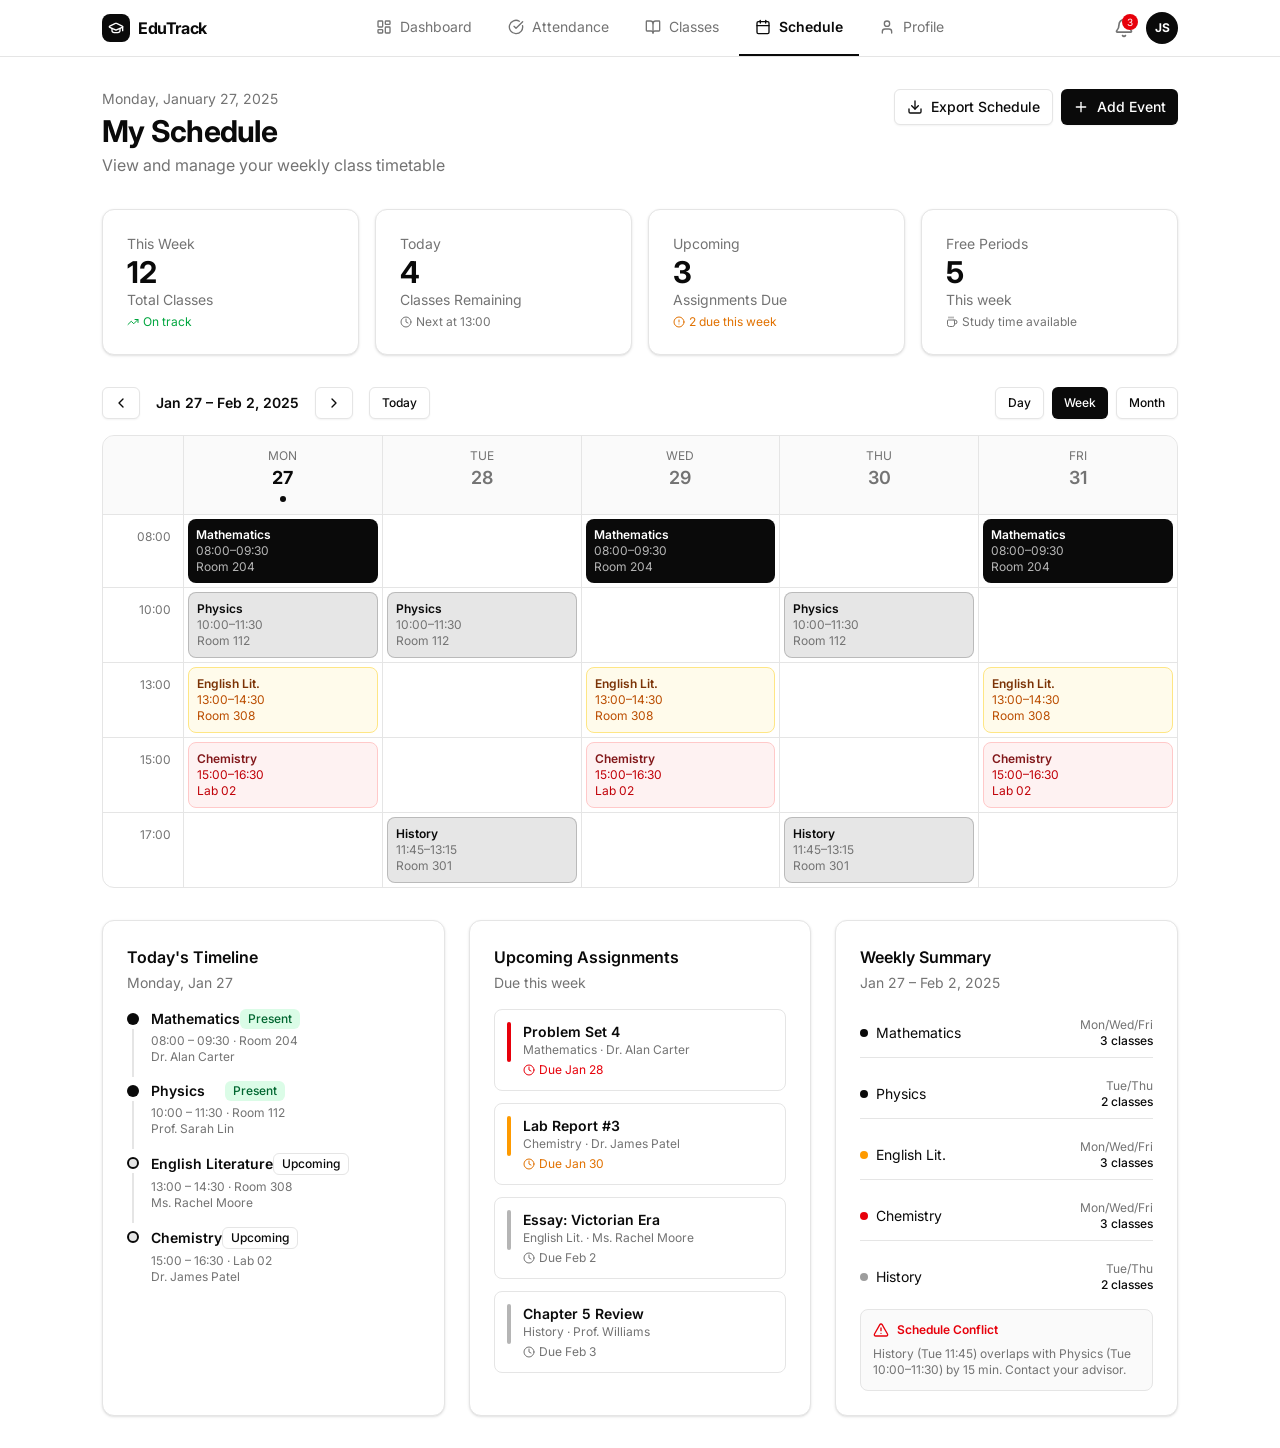
<file: media/Flowstep_ Your AI Design Assistant_files/saved_resource.html>
<!DOCTYPE html>
<!-- saved from url=(0012)about:srcdoc -->
<html><head><meta http-equiv="Content-Type" content="text/html; charset=UTF-8">
        
    <link rel="preconnect" href="https://fonts.googleapis.com/" crossorigin="anonymous">
    <link rel="preconnect" href="https://fonts.gstatic.com/" crossorigin="anonymous">
    <link href="https://fonts.googleapis.com/css2?family=Caveat:wght@400..700&amp;family=DM+Sans:ital,opsz,wght@0,9..40,100..1000;1,9..40,100..1000&amp;family=Geist+Mono:wght@100..900&amp;family=Inter:ital,opsz,wght@0,14..32,100..900;1,14..32,100..900&amp;family=Lato:ital,wght@0,100;0,300;0,400;0,700;0,900;1,100;1,300;1,400;1,700;1,900&amp;family=Montserrat:ital,wght@0,100..900;1,100..900&amp;family=Open+Sans:ital,wght@0,300..800;1,300..800&amp;family=Playfair+Display:ital,wght@0,400..900;1,400..900&amp;family=Roboto:ital,wght@0,100..900;1,100..900&amp;family=Source+Serif+4:ital,opsz,wght@0,8..60,200..900;1,8..60,200..900&amp;family=Space+Grotesk:wght@300..700&amp;display=swap" rel="stylesheet" crossorigin="anonymous">
    <meta name="viewport" content="width=device-width, initial-scale=1.0">
    <style type="text/tailwindcss">
    
    /* limit the size of max height elements */
    .h-screen {
      height: 956px !important;
    }
    .min-h-screen {
      min-height: 956px !important;
    }
    
    
    * {
        scrollbar-width: none;
    }

    *::-webkit-scrollbar {
        display: none;
    }

    body {
        font-size: 16px;
        line-height: 24px;
        letter-spacing: 0;
        padding: 0;
        margin: 0;
    }
    
    
    :root {
        font-family: "Inter", ui-sans-serif, system-ui, sans-serif, "Apple Color Emoji", "Segoe UI Emoji", "Segoe UI Symbol", "Noto Color Emoji";
    }

    .font-sans {
        font-family: "Inter", ui-sans-serif, system-ui, sans-serif, "Apple Color Emoji", "Segoe UI Emoji", "Segoe UI Symbol", "Noto Color Emoji";
    }

    .font-mono {
        font-family: "Geist Mono", ui-monospace, SFMono-Regular, Menlo, Monaco, Consolas, "Liberation Mono", "Courier New", monospace;
    }

    .font-serif {
        font-family: "Source Serif 4", "Inter", ui-serif, Georgia, Cambria, "Times New Roman", Times, serif;
    }
    
    @theme inline {
        --radius: 0.65rem;
        --background: oklch(1 0 0);
        --foreground: oklch(0.145 0 0);
        --card: oklch(1 0 0);
        --card-foreground: oklch(0.145 0 0);
        --popover: oklch(1 0 0);
        --popover-foreground: oklch(0.145 0 0);
        --primary: oklch(0.205 0 0);
        --primary-foreground: oklch(0.985 0 0);
        --secondary: oklch(0.97 0 0);
        --secondary-foreground: oklch(0.205 0 0);
        --muted: oklch(0.97 0 0);
        --muted-foreground: oklch(0.556 0 0);
        --accent: oklch(0.97 0 0);
        --accent-foreground: oklch(0.205 0 0);
        --destructive: oklch(0.577 0.245 27.325);
        --border: oklch(0.922 0 0);
        --input: oklch(0.922 0 0);
        --ring: oklch(0.708 0 0);
        --chart-1: oklch(0.646 0.222 41.116);
        --chart-2: oklch(0.6 0.118 184.704);
        --chart-3: oklch(0.398 0.07 227.392);
        --chart-4: oklch(0.828 0.189 84.429);
        --chart-5: oklch(0.769 0.188 70.08);
        --sidebar: oklch(0.985 0 0);
        --sidebar-foreground: oklch(0.145 0 0);
        --sidebar-primary: oklch(0.205 0 0);
        --sidebar-primary-foreground: oklch(0.985 0 0);
        --sidebar-accent: oklch(0.97 0 0);
        --sidebar-accent-foreground: oklch(0.205 0 0);
        --sidebar-border: oklch(0.922 0 0);
        --sidebar-ring: oklch(0.708 0 0);
        --color-background: var(--background);
        --color-foreground: var(--foreground);
        --color-card: var(--card);
        --color-card-foreground: var(--card-foreground);
        --color-popover: var(--popover);
        --color-popover-foreground: var(--popover-foreground);
        --color-primary: var(--primary);
        --color-primary-foreground: var(--primary-foreground);
        --color-secondary: var(--secondary);
        --color-secondary-foreground: var(--secondary-foreground);
        --color-muted: var(--muted);
        --color-muted-foreground: var(--muted-foreground);
        --color-accent: var(--accent);
        --color-accent-foreground: var(--accent-foreground);
        --color-destructive: var(--destructive);
        --color-border: var(--border);
        --color-input: var(--input);
        --color-ring: var(--ring);
        --color-chart-1: var(--chart-1);
        --color-chart-2: var(--chart-2);
        --color-chart-3: var(--chart-3);
        --color-chart-4: var(--chart-4);
        --color-chart-5: var(--chart-5);
        --color-sidebar: var(--sidebar);
        --color-sidebar-foreground: var(--sidebar-foreground);
        --color-sidebar-primary: var(--sidebar-primary);
        --color-sidebar-primary-foreground: var(--sidebar-primary-foreground);
        --color-sidebar-accent: var(--sidebar-accent);
        --color-sidebar-accent-foreground: var(--sidebar-accent-foreground);
        --color-sidebar-border: var(--sidebar-border);
        --color-sidebar-ring: var(--sidebar-ring);
    }
    
    .bg-background {
        background: var(--color-background);
    }
    .bg-foreground {
        background: var(--color-foreground);
    }
    .bg-card {
        background: var(--color-card);
    }
    .bg-card-foreground {
        background: var(--color-card-foreground);
    }
    .bg-popover {
        background: var(--color-popover);
    }
    .bg-popover-foreground {
        background: var(--color-popover-foreground);
    }
    .bg-primary {
        background: var(--color-primary);
    }
    .bg-primary-foreground {
        background: var(--color-primary-foreground);
    }
    .bg-secondary {
        background: var(--color-secondary);
    }
    .bg-secondary-foreground {
        background: var(--color-secondary-foreground);
    }
    .bg-muted {
        background: var(--color-muted);
    }
    .bg-muted-foreground {
        background: var(--color-muted-foreground);
    }
    .bg-accent {
        background: var(--color-accent);
    }
    .bg-accent-foreground {
        background: var(--color-accent-foreground);
    }
    .bg-destructive {
        background: var(--color-destructive);
    }
    .bg-border {
        background: var(--color-border);
    }
    .bg-input {
        background: var(--color-input);
    }
    .bg-ring {
        background: var(--color-ring);
    }

    .text-card {
        color: var(--color-card);
    }
    .text-card-foreground {
        color: var(--color-card-foreground);
    }
    .text-popover {
        color: var(--color-popover);
    }
    .text-popover-foreground {
        color: var(--color-popover-foreground);
    }
    .text-primary {
        color: var(--color-primary);
    }
    .text-primary-foreground {
        color: var(--color-primary-foreground);
    }
    .text-secondary {
        color: var(--color-secondary);
    }
    .text-secondary-foreground {
        color: var(--color-secondary-foreground);
    }
    .text-muted {
        color: var(--color-muted);
    }
    .text-muted-foreground {
        color: var(--color-muted-foreground);
    }
    .text-accent {
        color: var(--color-accent);
    }
    .text-accent-foreground {
        color: var(--color-accent-foreground);
    }
    .text-destructive {
        color: var(--color-destructive);
    }
    .text-border {
        color: var(--color-border);
    }
    .text-input {
        color: var(--color-input);
    }
    .text-ring {
        color: var(--color-ring);
    }
    .border {
        border-color: var(--color-border);
    }
    .border-border {
        border-color: var(--color-border);
    }
    .border-primary {
        border-color: var(--color-primary);
    }
    .border-secondary {
        border-color: var(--color-secondary);
    }
    .border-muted {
        border-color: var(--color-muted);
    }
    .border-accent {
        border-color: var(--color-accent);
    }
    .border-destructive {
        border-color: var(--color-destructive);
    }
    .border-input {
        border-color: var(--color-input);
    }
    .border-ring {
        border-color: var(--color-border);
    }
    .border-t {
        border-color: var(--color-border);
    }
    .border-b {
        border-color: var(--color-border);
    }
    .border-l {
        border-color: var(--color-border);
    }
    .border-r {
        border-color: var(--color-border);
    }    
    </style>
       
        
    <script type="module" src="https://app.flowstep.ai/tailwindStatic.js"></script>    
    <link rel="stylesheet" href="https://app.flowstep.ai/tw-animate.css" crossorigin="anonymous">
     
      <style>/*! tailwindcss v4.1.11 | MIT License | https://tailwindcss.com */
@layer properties;
@layer theme, base, components, utilities;
@layer theme {
  :root, :host {
    --font-sans: ui-sans-serif, system-ui, sans-serif, 'Apple Color Emoji', 'Segoe UI Emoji', 'Segoe UI Symbol',
    'Noto Color Emoji';
    --font-mono: ui-monospace, SFMono-Regular, Menlo, Monaco, Consolas, 'Liberation Mono', 'Courier New',
    monospace;
    --color-red-50: oklch(97.1% 0.013 17.38);
    --color-red-200: oklch(88.5% 0.062 18.334);
    --color-red-700: oklch(50.5% 0.213 27.518);
    --color-red-900: oklch(39.6% 0.141 25.723);
    --color-amber-50: oklch(98.7% 0.022 95.277);
    --color-amber-200: oklch(92.4% 0.12 95.746);
    --color-amber-500: oklch(76.9% 0.188 70.08);
    --color-amber-600: oklch(66.6% 0.179 58.318);
    --color-amber-700: oklch(55.5% 0.163 48.998);
    --color-amber-900: oklch(41.4% 0.112 45.904);
    --color-green-100: oklch(96.2% 0.044 156.743);
    --color-green-600: oklch(62.7% 0.194 149.214);
    --color-green-800: oklch(44.8% 0.119 151.328);
    --color-neutral-100: oklch(97% 0 0);
    --color-neutral-200: oklch(92.2% 0 0);
    --color-neutral-500: oklch(55.6% 0 0);
    --color-neutral-950: oklch(14.5% 0 0);
    --color-black: #000;
    --color-white: #fff;
    --spacing: 0.25rem;
    --text-xs: 0.75rem;
    --text-xs--line-height: calc(1 / 0.75);
    --text-sm: 0.875rem;
    --text-sm--line-height: calc(1.25 / 0.875);
    --text-base: 1rem;
    --text-base--line-height: calc(1.5 / 1);
    --text-lg: 1.125rem;
    --text-lg--line-height: calc(1.75 / 1.125);
    --text-3xl: 1.875rem;
    --text-3xl--line-height: calc(2.25 / 1.875);
    --font-weight-medium: 500;
    --font-weight-semibold: 600;
    --font-weight-bold: 700;
    --tracking-tight: -0.025em;
    --radius-md: 0.375rem;
    --radius-lg: 0.5rem;
    --radius-xl: 0.75rem;
    --default-transition-duration: 150ms;
    --default-transition-timing-function: cubic-bezier(0.4, 0, 0.2, 1);
    --default-font-family: var(--font-sans);
    --default-mono-font-family: var(--font-mono);
    --background: oklch(1 0 0);
    --foreground: oklch(0.145 0 0);
    --card: oklch(1 0 0);
    --card-foreground: oklch(0.145 0 0);
    --popover: oklch(1 0 0);
    --popover-foreground: oklch(0.145 0 0);
    --primary: oklch(0.205 0 0);
    --primary-foreground: oklch(0.985 0 0);
    --secondary: oklch(0.97 0 0);
    --secondary-foreground: oklch(0.205 0 0);
    --muted: oklch(0.97 0 0);
    --muted-foreground: oklch(0.556 0 0);
    --accent: oklch(0.97 0 0);
    --accent-foreground: oklch(0.205 0 0);
    --destructive: oklch(0.577 0.245 27.325);
    --border: oklch(0.922 0 0);
    --input: oklch(0.922 0 0);
    --ring: oklch(0.708 0 0);
    --color-background: var(--background);
    --color-foreground: var(--foreground);
    --color-card: var(--card);
    --color-card-foreground: var(--card-foreground);
    --color-popover: var(--popover);
    --color-popover-foreground: var(--popover-foreground);
    --color-primary: var(--primary);
    --color-primary-foreground: var(--primary-foreground);
    --color-secondary: var(--secondary);
    --color-secondary-foreground: var(--secondary-foreground);
    --color-muted: var(--muted);
    --color-muted-foreground: var(--muted-foreground);
    --color-accent: var(--accent);
    --color-accent-foreground: var(--accent-foreground);
    --color-destructive: var(--destructive);
    --color-border: var(--border);
    --color-input: var(--input);
    --color-ring: var(--ring);
  }
}
@layer base {
  *, ::after, ::before, ::backdrop, ::file-selector-button {
    box-sizing: border-box;
    margin: 0;
    padding: 0;
    border: 0 solid;
  }
  html, :host {
    line-height: 1.5;
    -webkit-text-size-adjust: 100%;
    tab-size: 4;
    font-family: var(--default-font-family, ui-sans-serif, system-ui, sans-serif, 'Apple Color Emoji', 'Segoe UI Emoji', 'Segoe UI Symbol', 'Noto Color Emoji');
    font-feature-settings: var(--default-font-feature-settings, normal);
    font-variation-settings: var(--default-font-variation-settings, normal);
    -webkit-tap-highlight-color: transparent;
  }
  hr {
    height: 0;
    color: inherit;
    border-top-width: 1px;
  }
  abbr:where([title]) {
    -webkit-text-decoration: underline dotted;
    text-decoration: underline dotted;
  }
  h1, h2, h3, h4, h5, h6 {
    font-size: inherit;
    font-weight: inherit;
  }
  a {
    color: inherit;
    -webkit-text-decoration: inherit;
    text-decoration: inherit;
  }
  b, strong {
    font-weight: bolder;
  }
  code, kbd, samp, pre {
    font-family: var(--default-mono-font-family, ui-monospace, SFMono-Regular, Menlo, Monaco, Consolas, 'Liberation Mono', 'Courier New', monospace);
    font-feature-settings: var(--default-mono-font-feature-settings, normal);
    font-variation-settings: var(--default-mono-font-variation-settings, normal);
    font-size: 1em;
  }
  small {
    font-size: 80%;
  }
  sub, sup {
    font-size: 75%;
    line-height: 0;
    position: relative;
    vertical-align: baseline;
  }
  sub {
    bottom: -0.25em;
  }
  sup {
    top: -0.5em;
  }
  table {
    text-indent: 0;
    border-color: inherit;
    border-collapse: collapse;
  }
  :-moz-focusring {
    outline: auto;
  }
  progress {
    vertical-align: baseline;
  }
  summary {
    display: list-item;
  }
  ol, ul, menu {
    list-style: none;
  }
  img, svg, video, canvas, audio, iframe, embed, object {
    display: block;
    vertical-align: middle;
  }
  img, video {
    max-width: 100%;
    height: auto;
  }
  button, input, select, optgroup, textarea, ::file-selector-button {
    font: inherit;
    font-feature-settings: inherit;
    font-variation-settings: inherit;
    letter-spacing: inherit;
    color: inherit;
    border-radius: 0;
    background-color: transparent;
    opacity: 1;
  }
  :where(select:is([multiple], [size])) optgroup {
    font-weight: bolder;
  }
  :where(select:is([multiple], [size])) optgroup option {
    padding-inline-start: 20px;
  }
  ::file-selector-button {
    margin-inline-end: 4px;
  }
  ::placeholder {
    opacity: 1;
  }
  @supports (not (-webkit-appearance: -apple-pay-button))  or (contain-intrinsic-size: 1px) {
    ::placeholder {
      color: currentcolor;
      @supports (color: color-mix(in lab, red, red)) {
        color: color-mix(in oklab, currentcolor 50%, transparent);
      }
    }
  }
  textarea {
    resize: vertical;
  }
  ::-webkit-search-decoration {
    -webkit-appearance: none;
  }
  ::-webkit-date-and-time-value {
    min-height: 1lh;
    text-align: inherit;
  }
  ::-webkit-datetime-edit {
    display: inline-flex;
  }
  ::-webkit-datetime-edit-fields-wrapper {
    padding: 0;
  }
  ::-webkit-datetime-edit, ::-webkit-datetime-edit-year-field, ::-webkit-datetime-edit-month-field, ::-webkit-datetime-edit-day-field, ::-webkit-datetime-edit-hour-field, ::-webkit-datetime-edit-minute-field, ::-webkit-datetime-edit-second-field, ::-webkit-datetime-edit-millisecond-field, ::-webkit-datetime-edit-meridiem-field {
    padding-block: 0;
  }
  :-moz-ui-invalid {
    box-shadow: none;
  }
  button, input:where([type='button'], [type='reset'], [type='submit']), ::file-selector-button {
    appearance: button;
  }
  ::-webkit-inner-spin-button, ::-webkit-outer-spin-button {
    height: auto;
  }
  [hidden]:where(:not([hidden='until-found'])) {
    display: none !important;
  }
}
@layer utilities {
  .\@container\/card-header {
    container-type: inline-size;
    container-name: card-header;
  }
  .absolute {
    position: absolute;
  }
  .relative {
    position: relative;
  }
  .-top-1 {
    top: calc(var(--spacing) * -1);
  }
  .-right-1 {
    right: calc(var(--spacing) * -1);
  }
  .mx-auto {
    margin-inline: auto;
  }
  .my-1 {
    margin-block: calc(var(--spacing) * 1);
  }
  .mt-1 {
    margin-top: calc(var(--spacing) * 1);
  }
  .mt-2 {
    margin-top: calc(var(--spacing) * 2);
  }
  .mb-1 {
    margin-bottom: calc(var(--spacing) * 1);
  }
  .mb-2 {
    margin-bottom: calc(var(--spacing) * 2);
  }
  .mb-4 {
    margin-bottom: calc(var(--spacing) * 4);
  }
  .mb-8 {
    margin-bottom: calc(var(--spacing) * 8);
  }
  .ml-2 {
    margin-left: calc(var(--spacing) * 2);
  }
  .flex {
    display: flex;
  }
  .grid {
    display: grid;
  }
  .inline-flex {
    display: inline-flex;
  }
  .size-3 {
    width: calc(var(--spacing) * 3);
    height: calc(var(--spacing) * 3);
  }
  .size-4 {
    width: calc(var(--spacing) * 4);
    height: calc(var(--spacing) * 4);
  }
  .size-5 {
    width: calc(var(--spacing) * 5);
    height: calc(var(--spacing) * 5);
  }
  .h-1\.5 {
    height: calc(var(--spacing) * 1.5);
  }
  .h-2 {
    height: calc(var(--spacing) * 2);
  }
  .h-3 {
    height: calc(var(--spacing) * 3);
  }
  .h-4 {
    height: calc(var(--spacing) * 4);
  }
  .h-7 {
    height: calc(var(--spacing) * 7);
  }
  .h-8 {
    height: calc(var(--spacing) * 8);
  }
  .h-9 {
    height: calc(var(--spacing) * 9);
  }
  .h-14 {
    height: calc(var(--spacing) * 14);
  }
  .h-fit {
    height: fit-content;
  }
  .h-full {
    height: 100%;
  }
  .min-h-\[40px\] {
    min-height: 40px;
  }
  .min-h-\[56px\] {
    min-height: 56px;
  }
  .min-h-screen {
    min-height: 100vh;
  }
  .w-0\.5 {
    width: calc(var(--spacing) * 0.5);
  }
  .w-1 {
    width: calc(var(--spacing) * 1);
  }
  .w-1\.5 {
    width: calc(var(--spacing) * 1.5);
  }
  .w-2 {
    width: calc(var(--spacing) * 2);
  }
  .w-3 {
    width: calc(var(--spacing) * 3);
  }
  .w-4 {
    width: calc(var(--spacing) * 4);
  }
  .w-7 {
    width: calc(var(--spacing) * 7);
  }
  .w-8 {
    width: calc(var(--spacing) * 8);
  }
  .w-fit {
    width: fit-content;
  }
  .w-full {
    width: 100%;
  }
  .w-screen {
    width: 100vw;
  }
  .max-w-\[1140px\] {
    max-width: 1140px;
  }
  .max-w-screen {
    max-width: 100vw;
  }
  .min-w-fit {
    min-width: fit-content;
  }
  .min-w-screen {
    min-width: 100vw;
  }
  .flex-1 {
    flex: 1;
  }
  .shrink-0 {
    flex-shrink: 0;
  }
  .auto-rows-min {
    grid-auto-rows: min-content;
  }
  .grid-cols-3 {
    grid-template-columns: repeat(3, minmax(0, 1fr));
  }
  .grid-cols-4 {
    grid-template-columns: repeat(4, minmax(0, 1fr));
  }
  .grid-cols-\[80px_1fr_1fr_1fr_1fr_1fr\] {
    grid-template-columns: 80px 1fr 1fr 1fr 1fr 1fr;
  }
  .grid-rows-\[auto_auto\] {
    grid-template-rows: auto auto;
  }
  .flex-col {
    flex-direction: column;
  }
  .items-center {
    align-items: center;
  }
  .items-start {
    align-items: flex-start;
  }
  .justify-between {
    justify-content: space-between;
  }
  .justify-center {
    justify-content: center;
  }
  .gap-0 {
    gap: calc(var(--spacing) * 0);
  }
  .gap-1 {
    gap: calc(var(--spacing) * 1);
  }
  .gap-1\.5 {
    gap: calc(var(--spacing) * 1.5);
  }
  .gap-2 {
    gap: calc(var(--spacing) * 2);
  }
  .gap-3 {
    gap: calc(var(--spacing) * 3);
  }
  .gap-4 {
    gap: calc(var(--spacing) * 4);
  }
  .gap-6 {
    gap: calc(var(--spacing) * 6);
  }
  .overflow-hidden {
    overflow: hidden;
  }
  .overflow-visible {
    overflow: visible;
  }
  .rounded-full {
    border-radius: calc(infinity * 1px);
  }
  .rounded-lg {
    border-radius: var(--radius-lg);
  }
  .rounded-md {
    border-radius: var(--radius-md);
  }
  .rounded-xl {
    border-radius: var(--radius-xl);
  }
  .border {
    border-style: var(--tw-border-style);
    border-width: 1px;
  }
  .border-0 {
    border-style: var(--tw-border-style);
    border-width: 0px;
  }
  .border-1 {
    border-style: var(--tw-border-style);
    border-width: 1px;
  }
  .border-2 {
    border-style: var(--tw-border-style);
    border-width: 2px;
  }
  .border-t-0 {
    border-top-style: var(--tw-border-style);
    border-top-width: 0px;
  }
  .border-r-0 {
    border-right-style: var(--tw-border-style);
    border-right-width: 0px;
  }
  .border-b-0 {
    border-bottom-style: var(--tw-border-style);
    border-bottom-width: 0px;
  }
  .border-b-1 {
    border-bottom-style: var(--tw-border-style);
    border-bottom-width: 1px;
  }
  .border-b-2 {
    border-bottom-style: var(--tw-border-style);
    border-bottom-width: 2px;
  }
  .border-l-0 {
    border-left-style: var(--tw-border-style);
    border-left-width: 0px;
  }
  .border-l-1 {
    border-left-style: var(--tw-border-style);
    border-left-width: 1px;
  }
  .border-solid {
    --tw-border-style: solid;
    border-style: solid;
  }
  .border-amber-200 {
    border-color: var(--color-amber-200);
  }
  .border-black\/1 {
    border-color: color-mix(in srgb, #000 1%, transparent);
    @supports (color: color-mix(in lab, red, red)) {
      border-color: color-mix(in oklab, var(--color-black) 1%, transparent);
    }
  }
  .border-neutral-200 {
    border-color: var(--color-neutral-200);
  }
  .border-neutral-950 {
    border-color: var(--color-neutral-950);
  }
  .border-neutral-950\/20 {
    border-color: color-mix(in srgb, oklch(14.5% 0 0) 20%, transparent);
    @supports (color: color-mix(in lab, red, red)) {
      border-color: color-mix(in oklab, var(--color-neutral-950) 20%, transparent);
    }
  }
  .border-red-200 {
    border-color: var(--color-red-200);
  }
  .border-transparent {
    border-color: transparent;
  }
  .bg-\[\#e7000b\] {
    background-color: #e7000b;
  }
  .bg-amber-50 {
    background-color: var(--color-amber-50);
  }
  .bg-amber-500 {
    background-color: var(--color-amber-500);
  }
  .bg-background {
    background-color: var(--background);
  }
  .bg-card {
    background-color: var(--card);
  }
  .bg-green-100 {
    background-color: var(--color-green-100);
  }
  .bg-neutral-100\/50 {
    background-color: color-mix(in srgb, oklch(97% 0 0) 50%, transparent);
    @supports (color: color-mix(in lab, red, red)) {
      background-color: color-mix(in oklab, var(--color-neutral-100) 50%, transparent);
    }
  }
  .bg-neutral-200 {
    background-color: var(--color-neutral-200);
  }
  .bg-neutral-950 {
    background-color: var(--color-neutral-950);
  }
  .bg-neutral-950\/10 {
    background-color: color-mix(in srgb, oklch(14.5% 0 0) 10%, transparent);
    @supports (color: color-mix(in lab, red, red)) {
      background-color: color-mix(in oklab, var(--color-neutral-950) 10%, transparent);
    }
  }
  .bg-neutral-950\/30 {
    background-color: color-mix(in srgb, oklch(14.5% 0 0) 30%, transparent);
    @supports (color: color-mix(in lab, red, red)) {
      background-color: color-mix(in oklab, var(--color-neutral-950) 30%, transparent);
    }
  }
  .bg-neutral-950\/40 {
    background-color: color-mix(in srgb, oklch(14.5% 0 0) 40%, transparent);
    @supports (color: color-mix(in lab, red, red)) {
      background-color: color-mix(in oklab, var(--color-neutral-950) 40%, transparent);
    }
  }
  .bg-red-50 {
    background-color: var(--color-red-50);
  }
  .bg-white {
    background-color: var(--color-white);
  }
  .p-0 {
    padding: calc(var(--spacing) * 0);
  }
  .p-1 {
    padding: calc(var(--spacing) * 1);
  }
  .p-2 {
    padding: calc(var(--spacing) * 2);
  }
  .p-3 {
    padding: calc(var(--spacing) * 3);
  }
  .p-6 {
    padding: calc(var(--spacing) * 6);
  }
  .p-8 {
    padding: calc(var(--spacing) * 8);
  }
  .px-2 {
    padding-inline: calc(var(--spacing) * 2);
  }
  .px-3 {
    padding-inline: calc(var(--spacing) * 3);
  }
  .px-4 {
    padding-inline: calc(var(--spacing) * 4);
  }
  .px-8 {
    padding-inline: calc(var(--spacing) * 8);
  }
  .py-0\.5 {
    padding-block: calc(var(--spacing) * 0.5);
  }
  .py-2 {
    padding-block: calc(var(--spacing) * 2);
  }
  .pr-3 {
    padding-right: calc(var(--spacing) * 3);
  }
  .pb-2 {
    padding-bottom: calc(var(--spacing) * 2);
  }
  .pb-4 {
    padding-bottom: calc(var(--spacing) * 4);
  }
  .pl-2 {
    padding-left: calc(var(--spacing) * 2);
  }
  .text-center {
    text-align: center;
  }
  .text-right {
    text-align: right;
  }
  .text-3xl {
    font-size: var(--text-3xl);
    line-height: var(--tw-leading, var(--text-3xl--line-height));
  }
  .text-base {
    font-size: var(--text-base);
    line-height: var(--tw-leading, var(--text-base--line-height));
  }
  .text-lg {
    font-size: var(--text-lg);
    line-height: var(--tw-leading, var(--text-lg--line-height));
  }
  .text-sm {
    font-size: var(--text-sm);
    line-height: var(--tw-leading, var(--text-sm--line-height));
  }
  .text-xs {
    font-size: var(--text-xs);
    line-height: var(--tw-leading, var(--text-xs--line-height));
  }
  .text-\[10px\] {
    font-size: 10px;
  }
  .leading-4 {
    --tw-leading: calc(var(--spacing) * 4);
    line-height: calc(var(--spacing) * 4);
  }
  .leading-5 {
    --tw-leading: calc(var(--spacing) * 5);
    line-height: calc(var(--spacing) * 5);
  }
  .leading-6 {
    --tw-leading: calc(var(--spacing) * 6);
    line-height: calc(var(--spacing) * 6);
  }
  .leading-7 {
    --tw-leading: calc(var(--spacing) * 7);
    line-height: calc(var(--spacing) * 7);
  }
  .leading-9 {
    --tw-leading: calc(var(--spacing) * 9);
    line-height: calc(var(--spacing) * 9);
  }
  .font-bold {
    --tw-font-weight: var(--font-weight-bold);
    font-weight: var(--font-weight-bold);
  }
  .font-medium {
    --tw-font-weight: var(--font-weight-medium);
    font-weight: var(--font-weight-medium);
  }
  .font-semibold {
    --tw-font-weight: var(--font-weight-semibold);
    font-weight: var(--font-weight-semibold);
  }
  .tracking-tight {
    --tw-tracking: var(--tracking-tight);
    letter-spacing: var(--tracking-tight);
  }
  .whitespace-nowrap {
    white-space: nowrap;
  }
  .text-\[\#e7000b\] {
    color: #e7000b;
  }
  .text-amber-600 {
    color: var(--color-amber-600);
  }
  .text-amber-700 {
    color: var(--color-amber-700);
  }
  .text-amber-900 {
    color: var(--color-amber-900);
  }
  .text-card-foreground {
    color: var(--card-foreground);
  }
  .text-foreground {
    color: var(--foreground);
  }
  .text-green-600 {
    color: var(--color-green-600);
  }
  .text-green-800 {
    color: var(--color-green-800);
  }
  .text-neutral-500 {
    color: var(--color-neutral-500);
  }
  .text-neutral-950 {
    color: var(--color-neutral-950);
  }
  .text-red-700 {
    color: var(--color-red-700);
  }
  .text-red-900 {
    color: var(--color-red-900);
  }
  .text-white {
    color: var(--color-white);
  }
  .text-white\/70 {
    color: color-mix(in srgb, #fff 70%, transparent);
    @supports (color: color-mix(in lab, red, red)) {
      color: color-mix(in oklab, var(--color-white) 70%, transparent);
    }
  }
  .shadow-sm {
    --tw-shadow: 0 1px 3px 0 var(--tw-shadow-color, rgb(0 0 0 / 0.1)), 0 1px 2px -1px var(--tw-shadow-color, rgb(0 0 0 / 0.1));
    box-shadow: var(--tw-inset-shadow), var(--tw-inset-ring-shadow), var(--tw-ring-offset-shadow), var(--tw-ring-shadow), var(--tw-shadow);
  }
  .shadow-xs {
    --tw-shadow: 0 1px 2px 0 var(--tw-shadow-color, rgb(0 0 0 / 0.05));
    box-shadow: var(--tw-inset-shadow), var(--tw-inset-ring-shadow), var(--tw-ring-offset-shadow), var(--tw-ring-shadow), var(--tw-shadow);
  }
  .transition-\[color\,box-shadow\] {
    transition-property: color,box-shadow;
    transition-timing-function: var(--tw-ease, var(--default-transition-timing-function));
    transition-duration: var(--tw-duration, var(--default-transition-duration));
  }
  .transition-all {
    transition-property: all;
    transition-timing-function: var(--tw-ease, var(--default-transition-timing-function));
    transition-duration: var(--tw-duration, var(--default-transition-duration));
  }
  .outline-none {
    --tw-outline-style: none;
    outline-style: none;
  }
  .hover\:bg-accent {
    &:hover {
      @media (hover: hover) {
        background-color: var(--accent);
      }
    }
  }
  .hover\:bg-primary\/90 {
    &:hover {
      @media (hover: hover) {
        background-color: color-mix(in srgb, oklch(0.205 0 0) 90%, transparent);
        @supports (color: color-mix(in lab, red, red)) {
          background-color: color-mix(in oklab, var(--primary) 90%, transparent);
        }
      }
    }
  }
  .hover\:text-accent-foreground {
    &:hover {
      @media (hover: hover) {
        color: var(--accent-foreground);
      }
    }
  }
  .focus-visible\:border-ring {
    &:focus-visible {
      border-color: var(--ring);
    }
  }
  .focus-visible\:ring-\[3px\] {
    &:focus-visible {
      --tw-ring-shadow: var(--tw-ring-inset,) 0 0 0 calc(3px + var(--tw-ring-offset-width)) var(--tw-ring-color, currentcolor);
      box-shadow: var(--tw-inset-shadow), var(--tw-inset-ring-shadow), var(--tw-ring-offset-shadow), var(--tw-ring-shadow), var(--tw-shadow);
    }
  }
  .focus-visible\:ring-ring\/50 {
    &:focus-visible {
      --tw-ring-color: color-mix(in srgb, oklch(0.708 0 0) 50%, transparent);
      @supports (color: color-mix(in lab, red, red)) {
        --tw-ring-color: color-mix(in oklab, var(--ring) 50%, transparent);
      }
    }
  }
  .disabled\:pointer-events-none {
    &:disabled {
      pointer-events: none;
    }
  }
  .disabled\:opacity-50 {
    &:disabled {
      opacity: 50%;
    }
  }
  .has-data-\[slot\=card-action\]\:grid-cols-\[1fr_auto\] {
    &:has(*[data-slot="card-action"]) {
      grid-template-columns: 1fr auto;
    }
  }
  .has-\[\>svg\]\:px-2\.5 {
    &:has(>svg) {
      padding-inline: calc(var(--spacing) * 2.5);
    }
  }
  .has-\[\>svg\]\:px-3 {
    &:has(>svg) {
      padding-inline: calc(var(--spacing) * 3);
    }
  }
  .aria-invalid\:border-destructive {
    &[aria-invalid="true"] {
      border-color: var(--destructive);
    }
  }
  .aria-invalid\:ring-destructive\/20 {
    &[aria-invalid="true"] {
      --tw-ring-color: color-mix(in srgb, oklch(0.577 0.245 27.325) 20%, transparent);
      @supports (color: color-mix(in lab, red, red)) {
        --tw-ring-color: color-mix(in oklab, var(--destructive) 20%, transparent);
      }
    }
  }
  .dark\:border-input {
    @media (prefers-color-scheme: dark) {
      border-color: var(--input);
    }
  }
  .dark\:bg-input\/30 {
    @media (prefers-color-scheme: dark) {
      background-color: color-mix(in srgb, oklch(0.922 0 0) 30%, transparent);
      @supports (color: color-mix(in lab, red, red)) {
        background-color: color-mix(in oklab, var(--input) 30%, transparent);
      }
    }
  }
  .dark\:hover\:bg-input\/50 {
    @media (prefers-color-scheme: dark) {
      &:hover {
        @media (hover: hover) {
          background-color: color-mix(in srgb, oklch(0.922 0 0) 50%, transparent);
          @supports (color: color-mix(in lab, red, red)) {
            background-color: color-mix(in oklab, var(--input) 50%, transparent);
          }
        }
      }
    }
  }
  .dark\:aria-invalid\:ring-destructive\/40 {
    @media (prefers-color-scheme: dark) {
      &[aria-invalid="true"] {
        --tw-ring-color: color-mix(in srgb, oklch(0.577 0.245 27.325) 40%, transparent);
        @supports (color: color-mix(in lab, red, red)) {
          --tw-ring-color: color-mix(in oklab, var(--destructive) 40%, transparent);
        }
      }
    }
  }
  .\[\&_svg\]\:pointer-events-none {
    & svg {
      pointer-events: none;
    }
  }
  .\[\&_svg\]\:shrink-0 {
    & svg {
      flex-shrink: 0;
    }
  }
  .\[\&_svg\:not\(\[class\*\=\'size-\'\]\)\]\:size-4 {
    & svg:not([class*='size-']) {
      width: calc(var(--spacing) * 4);
      height: calc(var(--spacing) * 4);
    }
  }
  .\[\.border-b\]\:pb-6 {
    &:is(.border-b) {
      padding-bottom: calc(var(--spacing) * 6);
    }
  }
  .\[\&\>svg\]\:pointer-events-none {
    &>svg {
      pointer-events: none;
    }
  }
  .\[\&\>svg\]\:size-3 {
    &>svg {
      width: calc(var(--spacing) * 3);
      height: calc(var(--spacing) * 3);
    }
  }
  .\[a\&\]\:hover\:bg-accent {
    a& {
      &:hover {
        @media (hover: hover) {
          background-color: var(--accent);
        }
      }
    }
  }
  .\[a\&\]\:hover\:bg-primary\/90 {
    a& {
      &:hover {
        @media (hover: hover) {
          background-color: color-mix(in srgb, oklch(0.205 0 0) 90%, transparent);
          @supports (color: color-mix(in lab, red, red)) {
            background-color: color-mix(in oklab, var(--primary) 90%, transparent);
          }
        }
      }
    }
  }
  .\[a\&\]\:hover\:text-accent-foreground {
    a& {
      &:hover {
        @media (hover: hover) {
          color: var(--accent-foreground);
        }
      }
    }
  }
}
.h-screen {
  height: 956px !important;
}
.min-h-screen {
  min-height: 956px !important;
}
* {
  scrollbar-width: none;
}
*::-webkit-scrollbar {
  display: none;
}
body {
  font-size: 16px;
  line-height: 24px;
  letter-spacing: 0;
  padding: 0;
  margin: 0;
}
:root {
  font-family: "Inter", ui-sans-serif, system-ui, sans-serif, "Apple Color Emoji", "Segoe UI Emoji", "Segoe UI Symbol", "Noto Color Emoji";
}
.font-sans {
  font-family: "Inter", ui-sans-serif, system-ui, sans-serif, "Apple Color Emoji", "Segoe UI Emoji", "Segoe UI Symbol", "Noto Color Emoji";
}
.font-mono {
  font-family: "Geist Mono", ui-monospace, SFMono-Regular, Menlo, Monaco, Consolas, "Liberation Mono", "Courier New", monospace;
}
.font-serif {
  font-family: "Source Serif 4", "Inter", ui-serif, Georgia, Cambria, "Times New Roman", Times, serif;
}
.bg-background {
  background: var(--color-background);
}
.bg-foreground {
  background: var(--color-foreground);
}
.bg-card {
  background: var(--color-card);
}
.bg-card-foreground {
  background: var(--color-card-foreground);
}
.bg-popover {
  background: var(--color-popover);
}
.bg-popover-foreground {
  background: var(--color-popover-foreground);
}
.bg-primary {
  background: var(--color-primary);
}
.bg-primary-foreground {
  background: var(--color-primary-foreground);
}
.bg-secondary {
  background: var(--color-secondary);
}
.bg-secondary-foreground {
  background: var(--color-secondary-foreground);
}
.bg-muted {
  background: var(--color-muted);
}
.bg-muted-foreground {
  background: var(--color-muted-foreground);
}
.bg-accent {
  background: var(--color-accent);
}
.bg-accent-foreground {
  background: var(--color-accent-foreground);
}
.bg-destructive {
  background: var(--color-destructive);
}
.bg-border {
  background: var(--color-border);
}
.bg-input {
  background: var(--color-input);
}
.bg-ring {
  background: var(--color-ring);
}
.text-card {
  color: var(--color-card);
}
.text-card-foreground {
  color: var(--color-card-foreground);
}
.text-popover {
  color: var(--color-popover);
}
.text-popover-foreground {
  color: var(--color-popover-foreground);
}
.text-primary {
  color: var(--color-primary);
}
.text-primary-foreground {
  color: var(--color-primary-foreground);
}
.text-secondary {
  color: var(--color-secondary);
}
.text-secondary-foreground {
  color: var(--color-secondary-foreground);
}
.text-muted {
  color: var(--color-muted);
}
.text-muted-foreground {
  color: var(--color-muted-foreground);
}
.text-accent {
  color: var(--color-accent);
}
.text-accent-foreground {
  color: var(--color-accent-foreground);
}
.text-destructive {
  color: var(--color-destructive);
}
.text-border {
  color: var(--color-border);
}
.text-input {
  color: var(--color-input);
}
.text-ring {
  color: var(--color-ring);
}
.border {
  border-color: var(--color-border);
}
.border-border {
  border-color: var(--color-border);
}
.border-primary {
  border-color: var(--color-primary);
}
.border-secondary {
  border-color: var(--color-secondary);
}
.border-muted {
  border-color: var(--color-muted);
}
.border-accent {
  border-color: var(--color-accent);
}
.border-destructive {
  border-color: var(--color-destructive);
}
.border-input {
  border-color: var(--color-input);
}
.border-ring {
  border-color: var(--color-border);
}
.border-t {
  border-color: var(--color-border);
}
.border-b {
  border-color: var(--color-border);
}
.border-l {
  border-color: var(--color-border);
}
.border-r {
  border-color: var(--color-border);
}
@property --tw-border-style {
  syntax: "*";
  inherits: false;
  initial-value: solid;
}
@property --tw-leading {
  syntax: "*";
  inherits: false;
}
@property --tw-font-weight {
  syntax: "*";
  inherits: false;
}
@property --tw-tracking {
  syntax: "*";
  inherits: false;
}
@property --tw-shadow {
  syntax: "*";
  inherits: false;
  initial-value: 0 0 #0000;
}
@property --tw-shadow-color {
  syntax: "*";
  inherits: false;
}
@property --tw-shadow-alpha {
  syntax: "<percentage>";
  inherits: false;
  initial-value: 100%;
}
@property --tw-inset-shadow {
  syntax: "*";
  inherits: false;
  initial-value: 0 0 #0000;
}
@property --tw-inset-shadow-color {
  syntax: "*";
  inherits: false;
}
@property --tw-inset-shadow-alpha {
  syntax: "<percentage>";
  inherits: false;
  initial-value: 100%;
}
@property --tw-ring-color {
  syntax: "*";
  inherits: false;
}
@property --tw-ring-shadow {
  syntax: "*";
  inherits: false;
  initial-value: 0 0 #0000;
}
@property --tw-inset-ring-color {
  syntax: "*";
  inherits: false;
}
@property --tw-inset-ring-shadow {
  syntax: "*";
  inherits: false;
  initial-value: 0 0 #0000;
}
@property --tw-ring-inset {
  syntax: "*";
  inherits: false;
}
@property --tw-ring-offset-width {
  syntax: "<length>";
  inherits: false;
  initial-value: 0px;
}
@property --tw-ring-offset-color {
  syntax: "*";
  inherits: false;
  initial-value: #fff;
}
@property --tw-ring-offset-shadow {
  syntax: "*";
  inherits: false;
  initial-value: 0 0 #0000;
}
@layer properties {
  @supports ((-webkit-hyphens: none) and (not (margin-trim: inline))) or ((-moz-orient: inline) and (not (color:rgb(from red r g b)))) {
    *, ::before, ::after, ::backdrop {
      --tw-border-style: solid;
      --tw-leading: initial;
      --tw-font-weight: initial;
      --tw-tracking: initial;
      --tw-shadow: 0 0 #0000;
      --tw-shadow-color: initial;
      --tw-shadow-alpha: 100%;
      --tw-inset-shadow: 0 0 #0000;
      --tw-inset-shadow-color: initial;
      --tw-inset-shadow-alpha: 100%;
      --tw-ring-color: initial;
      --tw-ring-shadow: 0 0 #0000;
      --tw-inset-ring-color: initial;
      --tw-inset-ring-shadow: 0 0 #0000;
      --tw-ring-inset: initial;
      --tw-ring-offset-width: 0px;
      --tw-ring-offset-color: #fff;
      --tw-ring-offset-shadow: 0 0 #0000;
    }
  }
}
</style></head>
      <body>
        <div style="position:absolute;top:0;left:0;" id="id90614185"><div class="frame-content"><div class="screenshot-container"><div class="bg-white text-neutral-950 w-full h-fit h-fit min-h-screen w-screen min-w-screen max-w-screen overflow-visible" data-id="50583ed9-8d43-5ce6-b55a-e0f30e22683d"><nav class="bg-white border-neutral-200 border-t-0 border-r-0 border-b-1 border-l-0 border-solid w-full" data-id="43d618aa-986b-5033-a7a3-50535cf1f612"><div class="max-w-[1140px] flex mx-auto px-8 justify-between items-center h-14" data-id="43256379-19cc-5572-98e3-3f8d9dc63ca0"><div class="flex items-center gap-2" data-id="3f5aa451-f8ae-5a3c-8daa-18090e7dd085"><div class="rounded-lg bg-neutral-950 flex justify-center items-center w-7 h-7" data-id="476c01da-9592-5abe-874a-97fa93818b2f"><svg xmlns="http://www.w3.org/2000/svg" width="24" height="24" viewBox="0 0 24 24" fill="none" stroke="currentColor" stroke-width="2" stroke-linecap="round" stroke-linejoin="round" class="lucide lucide-graduation-cap size-4 text-white" aria-hidden="true" data-id="f3256df6-089d-56c6-8c51-56886dcf2b4d"><path d="M21.42 10.922a1 1 0 0 0-.019-1.838L12.83 5.18a2 2 0 0 0-1.66 0L2.6 9.08a1 1 0 0 0 0 1.832l8.57 3.908a2 2 0 0 0 1.66 0z"></path><path d="M22 10v6"></path><path d="M6 12.5V16a6 3 0 0 0 12 0v-3.5"></path></svg></div><span class="font-bold text-base leading-6 tracking-tight" data-id="272ad806-02a6-5435-be02-0db77ddb6632">EduTrack</span></div><div class="flex items-center gap-1" data-id="c48a1125-d264-59a8-8666-cd0bee5ed2a9"><a class="border-transparent text-neutral-500 text-sm leading-5 border-black/1 border-t-0 border-r-0 border-b-2 border-l-0 border-solid flex px-4 items-center gap-2 h-14" data-id="ab27ae91-4d38-596b-b080-da382b733857"><svg xmlns="http://www.w3.org/2000/svg" width="24" height="24" viewBox="0 0 24 24" fill="none" stroke="currentColor" stroke-width="2" stroke-linecap="round" stroke-linejoin="round" class="lucide lucide-layout-dashboard size-4" aria-hidden="true" data-id="a03ebf24-1b87-5437-a189-aaec14cbcfd2"><rect width="7" height="9" x="3" y="3" rx="1"></rect><rect width="7" height="5" x="14" y="3" rx="1"></rect><rect width="7" height="9" x="14" y="12" rx="1"></rect><rect width="7" height="5" x="3" y="16" rx="1"></rect></svg>Dashboard</a><a class="border-transparent text-neutral-500 text-sm leading-5 border-black/1 border-t-0 border-r-0 border-b-2 border-l-0 border-solid flex px-4 items-center gap-2 h-14" data-id="bcf99d8e-d072-5228-84c2-90eb8b943140"><svg xmlns="http://www.w3.org/2000/svg" width="24" height="24" viewBox="0 0 24 24" fill="none" stroke="currentColor" stroke-width="2" stroke-linecap="round" stroke-linejoin="round" class="lucide lucide-circle-check-big size-4" aria-hidden="true" data-id="59b922ab-9845-5d12-a339-99f4e037a609"><path d="M21.801 10A10 10 0 1 1 17 3.335"></path><path d="m9 11 3 3L22 4"></path></svg>Attendance</a><a class="border-transparent text-neutral-500 text-sm leading-5 border-black/1 border-t-0 border-r-0 border-b-2 border-l-0 border-solid flex px-4 items-center gap-2 h-14" data-id="7417e2cc-e0e7-53f1-a60b-1be98062c899"><svg xmlns="http://www.w3.org/2000/svg" width="24" height="24" viewBox="0 0 24 24" fill="none" stroke="currentColor" stroke-width="2" stroke-linecap="round" stroke-linejoin="round" class="lucide lucide-book-open size-4" aria-hidden="true" data-id="c8af42f5-5b1d-57ec-8582-7f7453c6c8f8"><path d="M12 7v14"></path><path d="M3 18a1 1 0 0 1-1-1V4a1 1 0 0 1 1-1h5a4 4 0 0 1 4 4 4 4 0 0 1 4-4h5a1 1 0 0 1 1 1v13a1 1 0 0 1-1 1h-6a3 3 0 0 0-3 3 3 3 0 0 0-3-3z"></path></svg>Classes</a><a class="font-semibold text-neutral-950 text-sm leading-5 border-neutral-950 border-t-0 border-r-0 border-b-2 border-l-0 border-solid flex px-4 items-center gap-2 h-14" data-id="82fdc32b-06ed-51eb-b652-f3a6ae88af52"><svg xmlns="http://www.w3.org/2000/svg" width="24" height="24" viewBox="0 0 24 24" fill="none" stroke="currentColor" stroke-width="2" stroke-linecap="round" stroke-linejoin="round" class="lucide lucide-calendar size-4" aria-hidden="true" data-id="e614a292-10d7-5097-b410-33e8423a726e"><path d="M8 2v4"></path><path d="M16 2v4"></path><rect width="18" height="18" x="3" y="4" rx="2"></rect><path d="M3 10h18"></path></svg>Schedule</a><a class="border-transparent text-neutral-500 text-sm leading-5 border-black/1 border-t-0 border-r-0 border-b-2 border-l-0 border-solid flex px-4 items-center gap-2 h-14" data-id="648b1242-d95f-527a-a91d-d027a72d6bbf"><svg xmlns="http://www.w3.org/2000/svg" width="24" height="24" viewBox="0 0 24 24" fill="none" stroke="currentColor" stroke-width="2" stroke-linecap="round" stroke-linejoin="round" class="lucide lucide-user size-4" aria-hidden="true" data-id="a8ce5425-55ee-5562-910c-401b6c4386fe"><path d="M19 21v-2a4 4 0 0 0-4-4H9a4 4 0 0 0-4 4v2"></path><circle cx="12" cy="7" r="4"></circle></svg>Profile</a></div><div class="flex items-center gap-3" data-id="990c3219-717a-51c3-965c-a2e8e46e1cd8"><div class="relative" data-id="2d12085a-b05d-5a6b-8620-a2669880bc6f"><svg xmlns="http://www.w3.org/2000/svg" width="24" height="24" viewBox="0 0 24 24" fill="none" stroke="currentColor" stroke-width="2" stroke-linecap="round" stroke-linejoin="round" class="lucide lucide-bell size-5 text-neutral-500" aria-hidden="true" data-id="43163004-c88d-55a0-8230-1852e802c426"><path d="M10.268 21a2 2 0 0 0 3.464 0"></path><path d="M3.262 15.326A1 1 0 0 0 4 17h16a1 1 0 0 0 .74-1.673C19.41 13.956 18 12.499 18 8A6 6 0 0 0 6 8c0 4.499-1.411 5.956-2.738 7.326"></path></svg><span class="rounded-full bg-[#e7000b] text-white text-[10px] flex absolute -right-1 -top-1 justify-center items-center w-4 h-4" data-id="8098d865-cbd2-5e1e-8e88-8828501440f7">3</span></div><div class="font-bold rounded-full bg-neutral-950 text-white text-xs leading-4 flex justify-center items-center w-8 h-8" data-id="992c417e-34e2-5d7b-9c70-43a2715bb2f0">JS</div></div></div></nav><div class="max-w-[1140px] mx-auto p-8" data-id="37e72b01-050d-5dc7-8319-a4cf49698e5e"><div class="flex mb-8 justify-between items-start" data-id="1539fa8a-ae90-592c-93f1-cacb49567e74"><div data-id="0f3e293a-8bf9-51ba-b5d1-5897e98d5108"><p class="text-neutral-500 text-sm leading-5 mb-1" data-id="f526c08c-7b81-5268-9337-0472608528d8">Monday, January 27, 2025</p><h1 class="font-bold text-3xl leading-9 tracking-tight" data-id="168ff9af-aaff-5b0a-96bb-e71150f93d7b">My Schedule</h1><p class="text-neutral-500 mt-1" data-id="bf907686-bd9c-54a9-85a2-708ff3210333">View and manage your weekly class timetable</p></div><div class="flex items-center gap-2" data-id="e559fcbc-9436-582e-8871-4eecf5d872d2"><button data-slot="button" class="min-w-fit justify-center whitespace-nowrap rounded-md text-sm font-medium transition-all disabled:pointer-events-none disabled:opacity-50 [&amp;_svg]:pointer-events-none [&amp;_svg:not([class*=&#39;size-&#39;])]:size-4 shrink-0 [&amp;_svg]:shrink-0 outline-none focus-visible:border-ring focus-visible:ring-ring/50 focus-visible:ring-[3px] aria-invalid:ring-destructive/20 dark:aria-invalid:ring-destructive/40 aria-invalid:border-destructive border bg-background shadow-xs hover:bg-accent hover:text-accent-foreground dark:bg-input/30 dark:border-input dark:hover:bg-input/50 h-9 px-4 py-2 has-[&gt;svg]:px-3 flex items-center gap-2" data-id="47687fe6-d425-5311-ac08-a9a5fc36795e"><svg xmlns="http://www.w3.org/2000/svg" width="24" height="24" viewBox="0 0 24 24" fill="none" stroke="currentColor" stroke-width="2" stroke-linecap="round" stroke-linejoin="round" class="lucide lucide-download size-4" aria-hidden="true" data-id="9b8283d0-a711-5a96-a921-262a78634b5d"><path d="M12 15V3"></path><path d="M21 15v4a2 2 0 0 1-2 2H5a2 2 0 0 1-2-2v-4"></path><path d="m7 10 5 5 5-5"></path></svg>Export Schedule</button><button data-slot="button" class="min-w-fit justify-center whitespace-nowrap rounded-md text-sm font-medium transition-all disabled:pointer-events-none disabled:opacity-50 [&amp;_svg]:pointer-events-none [&amp;_svg:not([class*=&#39;size-&#39;])]:size-4 shrink-0 [&amp;_svg]:shrink-0 outline-none focus-visible:border-ring focus-visible:ring-ring/50 focus-visible:ring-[3px] aria-invalid:ring-destructive/20 dark:aria-invalid:ring-destructive/40 aria-invalid:border-destructive shadow-xs hover:bg-primary/90 h-9 px-4 py-2 has-[&gt;svg]:px-3 bg-neutral-950 text-white flex items-center gap-2" data-id="722f23c2-566c-5ccb-92aa-6f0681fdf6f2"><svg xmlns="http://www.w3.org/2000/svg" width="24" height="24" viewBox="0 0 24 24" fill="none" stroke="currentColor" stroke-width="2" stroke-linecap="round" stroke-linejoin="round" class="lucide lucide-plus size-4" aria-hidden="true" data-id="9e937e4e-d29b-5605-bd84-a36293d69ffc"><path d="M5 12h14"></path><path d="M12 5v14"></path></svg>Add Event</button></div></div><div class="grid grid-cols-4 mb-8 gap-4" data-id="3bb97982-94a5-540d-9115-554df593f121"><div data-slot="card" class="bg-card text-card-foreground flex flex-col rounded-xl border shadow-sm p-6 gap-2" data-id="eb5f39aa-698a-5d39-b8d4-bc5c53107a79"><div data-slot="card-content" class="p-0 gap-1" data-id="19ed68c7-c087-55c0-9e4b-ad15bf364986"><p class="text-neutral-500 text-sm leading-5" data-id="549862af-06eb-55a3-939c-9676c6c10f52">This Week</p><p class="font-bold text-3xl leading-9" data-id="4089ac3e-208a-5401-b357-26f102eefd7d">12</p><p class="text-neutral-500 text-sm leading-5" data-id="8ff15cfa-13ac-5a63-80e7-e1217a1c5138">Total Classes</p><p class="text-green-600 text-xs leading-4 flex mt-1 items-center gap-1" data-id="c241d1ae-06c4-51a3-be29-1d8f9cb0bc52"><svg xmlns="http://www.w3.org/2000/svg" width="24" height="24" viewBox="0 0 24 24" fill="none" stroke="currentColor" stroke-width="2" stroke-linecap="round" stroke-linejoin="round" class="lucide lucide-trending-up size-3" aria-hidden="true" data-id="26761331-eadb-5002-bd88-5db7bb2e5375"><path d="M16 7h6v6"></path><path d="m22 7-8.5 8.5-5-5L2 17"></path></svg>On track</p></div></div><div data-slot="card" class="bg-card text-card-foreground flex flex-col rounded-xl border shadow-sm p-6 gap-2" data-id="6099bee8-8cae-57c8-9c29-4ffd9518f54d"><div data-slot="card-content" class="p-0 gap-1" data-id="169a426a-7a1d-54dd-9c41-e8044094fb74"><p class="text-neutral-500 text-sm leading-5" data-id="e4ee7d28-bf90-58aa-bb29-f35069709b09">Today</p><p class="font-bold text-3xl leading-9" data-id="bdb87e7c-92f1-54b1-b577-cabfbf0c69f4">4</p><p class="text-neutral-500 text-sm leading-5" data-id="cb9bb448-9630-5c45-a890-e4b819fde137">Classes Remaining</p><p class="text-neutral-500 text-xs leading-4 flex mt-1 items-center gap-1" data-id="91a9a4b6-2fd2-5266-bbe1-923312fe46a0"><svg xmlns="http://www.w3.org/2000/svg" width="24" height="24" viewBox="0 0 24 24" fill="none" stroke="currentColor" stroke-width="2" stroke-linecap="round" stroke-linejoin="round" class="lucide lucide-clock size-3" aria-hidden="true" data-id="7e3147a1-3c87-5913-a1f4-f502199fec39"><circle cx="12" cy="12" r="10"></circle><path d="M12 6v6l4 2"></path></svg>Next at 13:00</p></div></div><div data-slot="card" class="bg-card text-card-foreground flex flex-col rounded-xl border shadow-sm p-6 gap-2" data-id="36ff2dcb-2ade-5aba-b241-82faa355b3bb"><div data-slot="card-content" class="p-0 gap-1" data-id="076b8a39-bf3c-57a1-9c5f-2994496e2071"><p class="text-neutral-500 text-sm leading-5" data-id="c72d70bd-9cab-5329-9f46-ca00d48452a5">Upcoming</p><p class="font-bold text-3xl leading-9" data-id="141c690c-e87b-5025-8d7d-bd026634f596">3</p><p class="text-neutral-500 text-sm leading-5" data-id="676eedfb-5885-540d-a2b2-4c1474ad73ef">Assignments Due</p><p class="text-amber-600 text-xs leading-4 flex mt-1 items-center gap-1" data-id="6993ff75-d878-541c-bafa-dc37f101b6a9"><svg xmlns="http://www.w3.org/2000/svg" width="24" height="24" viewBox="0 0 24 24" fill="none" stroke="currentColor" stroke-width="2" stroke-linecap="round" stroke-linejoin="round" class="lucide lucide-circle-alert size-3" aria-hidden="true" data-id="6913e467-4975-5080-9703-b30521e65489"><circle cx="12" cy="12" r="10"></circle><line x1="12" x2="12" y1="8" y2="12"></line><line x1="12" x2="12.01" y1="16" y2="16"></line></svg>2 due this week</p></div></div><div data-slot="card" class="bg-card text-card-foreground flex flex-col rounded-xl border shadow-sm p-6 gap-2" data-id="39f8c762-8f9d-58cc-883d-ce7cc060c7cf"><div data-slot="card-content" class="p-0 gap-1" data-id="71a0c2fa-9895-5e1c-a52e-f7cedd2c2eae"><p class="text-neutral-500 text-sm leading-5" data-id="a4215aeb-2ca7-5e6e-9e2c-01622d4191ad">Free Periods</p><p class="font-bold text-3xl leading-9" data-id="74ff1194-f240-568c-bba1-c6be020aac56">5</p><p class="text-neutral-500 text-sm leading-5" data-id="3834a798-b7a9-5511-8136-6b19208aaf6c">This week</p><p class="text-neutral-500 text-xs leading-4 flex mt-1 items-center gap-1" data-id="4ccb0322-5a71-542a-8ede-97979857db64"><svg xmlns="http://www.w3.org/2000/svg" width="24" height="24" viewBox="0 0 24 24" fill="none" stroke="currentColor" stroke-width="2" stroke-linecap="round" stroke-linejoin="round" class="lucide lucide-coffee size-3" aria-hidden="true" data-id="97ab0fcb-0ff7-52ea-a6fe-53f3c2fafe97"><path d="M10 2v2"></path><path d="M14 2v2"></path><path d="M16 8a1 1 0 0 1 1 1v8a4 4 0 0 1-4 4H7a4 4 0 0 1-4-4V9a1 1 0 0 1 1-1h14a4 4 0 1 1 0 8h-1"></path><path d="M6 2v2"></path></svg>Study time available</p></div></div></div><div class="flex mb-4 justify-between items-center" data-id="822c878d-c25b-5ab0-8a99-d3ef9499b366"><div class="flex items-center gap-2" data-id="87cbe683-a97f-5b59-bfac-59152dcbc1ee"><button data-slot="button" class="min-w-fit justify-center whitespace-nowrap text-sm font-medium transition-all disabled:pointer-events-none disabled:opacity-50 [&amp;_svg]:pointer-events-none [&amp;_svg:not([class*=&#39;size-&#39;])]:size-4 shrink-0 [&amp;_svg]:shrink-0 outline-none focus-visible:border-ring focus-visible:ring-ring/50 focus-visible:ring-[3px] aria-invalid:ring-destructive/20 dark:aria-invalid:ring-destructive/40 aria-invalid:border-destructive border bg-background shadow-xs hover:bg-accent hover:text-accent-foreground dark:bg-input/30 dark:border-input dark:hover:bg-input/50 h-8 rounded-md px-3 has-[&gt;svg]:px-2.5 flex items-center gap-1" data-id="5c397918-8367-51b6-9003-4cc65cbeaacd"><svg xmlns="http://www.w3.org/2000/svg" width="24" height="24" viewBox="0 0 24 24" fill="none" stroke="currentColor" stroke-width="2" stroke-linecap="round" stroke-linejoin="round" class="lucide lucide-chevron-left size-4" aria-hidden="true" data-id="dbd52411-9af1-5ccb-8dac-67acefd06f5c"><path d="m15 18-6-6 6-6"></path></svg></button><span class="font-semibold text-sm leading-5 px-2" data-id="8ba4d99f-4d06-5646-ba99-92b942d9f21f">Jan 27 – Feb 2, 2025</span><button data-slot="button" class="min-w-fit justify-center whitespace-nowrap text-sm font-medium transition-all disabled:pointer-events-none disabled:opacity-50 [&amp;_svg]:pointer-events-none [&amp;_svg:not([class*=&#39;size-&#39;])]:size-4 shrink-0 [&amp;_svg]:shrink-0 outline-none focus-visible:border-ring focus-visible:ring-ring/50 focus-visible:ring-[3px] aria-invalid:ring-destructive/20 dark:aria-invalid:ring-destructive/40 aria-invalid:border-destructive border bg-background shadow-xs hover:bg-accent hover:text-accent-foreground dark:bg-input/30 dark:border-input dark:hover:bg-input/50 h-8 rounded-md px-3 has-[&gt;svg]:px-2.5 flex items-center gap-1" data-id="eacfc5bf-33b0-5feb-8c49-b3a0f6163e60"><svg xmlns="http://www.w3.org/2000/svg" width="24" height="24" viewBox="0 0 24 24" fill="none" stroke="currentColor" stroke-width="2" stroke-linecap="round" stroke-linejoin="round" class="lucide lucide-chevron-right size-4" aria-hidden="true" data-id="13a44b47-e839-5690-b7b2-31b0184331de"><path d="m9 18 6-6-6-6"></path></svg></button><button data-slot="button" class="flex min-w-fit items-center justify-center whitespace-nowrap font-medium transition-all disabled:pointer-events-none disabled:opacity-50 [&amp;_svg]:pointer-events-none [&amp;_svg:not([class*=&#39;size-&#39;])]:size-4 shrink-0 [&amp;_svg]:shrink-0 outline-none focus-visible:border-ring focus-visible:ring-ring/50 focus-visible:ring-[3px] aria-invalid:ring-destructive/20 dark:aria-invalid:ring-destructive/40 aria-invalid:border-destructive border bg-background shadow-xs hover:bg-accent hover:text-accent-foreground dark:bg-input/30 dark:border-input dark:hover:bg-input/50 h-8 rounded-md gap-1.5 px-3 has-[&gt;svg]:px-2.5 text-xs leading-4 ml-2" data-id="17e22766-cd6a-5aeb-90df-09828c7cae30">Today</button></div><div class="flex items-center gap-2" data-id="1dd9a856-3a1f-524f-a923-bef5bce0bef8"><button data-slot="button" class="flex min-w-fit items-center justify-center whitespace-nowrap font-medium transition-all disabled:pointer-events-none disabled:opacity-50 [&amp;_svg]:pointer-events-none [&amp;_svg:not([class*=&#39;size-&#39;])]:size-4 shrink-0 [&amp;_svg]:shrink-0 outline-none focus-visible:border-ring focus-visible:ring-ring/50 focus-visible:ring-[3px] aria-invalid:ring-destructive/20 dark:aria-invalid:ring-destructive/40 aria-invalid:border-destructive border bg-background shadow-xs hover:bg-accent hover:text-accent-foreground dark:bg-input/30 dark:border-input dark:hover:bg-input/50 h-8 rounded-md gap-1.5 px-3 has-[&gt;svg]:px-2.5 text-xs leading-4" data-id="fb656b96-594d-53cb-af0d-b0d5719683ce">Day</button><button data-slot="button" class="flex min-w-fit items-center justify-center whitespace-nowrap font-medium transition-all disabled:pointer-events-none disabled:opacity-50 [&amp;_svg]:pointer-events-none [&amp;_svg:not([class*=&#39;size-&#39;])]:size-4 shrink-0 [&amp;_svg]:shrink-0 outline-none focus-visible:border-ring focus-visible:ring-ring/50 focus-visible:ring-[3px] aria-invalid:ring-destructive/20 dark:aria-invalid:ring-destructive/40 aria-invalid:border-destructive shadow-xs hover:bg-primary/90 h-8 rounded-md gap-1.5 px-3 has-[&gt;svg]:px-2.5 bg-neutral-950 text-white text-xs leading-4" data-id="effeebf4-5dcf-574e-b9e3-672932f94266">Week</button><button data-slot="button" class="flex min-w-fit items-center justify-center whitespace-nowrap font-medium transition-all disabled:pointer-events-none disabled:opacity-50 [&amp;_svg]:pointer-events-none [&amp;_svg:not([class*=&#39;size-&#39;])]:size-4 shrink-0 [&amp;_svg]:shrink-0 outline-none focus-visible:border-ring focus-visible:ring-ring/50 focus-visible:ring-[3px] aria-invalid:ring-destructive/20 dark:aria-invalid:ring-destructive/40 aria-invalid:border-destructive border bg-background shadow-xs hover:bg-accent hover:text-accent-foreground dark:bg-input/30 dark:border-input dark:hover:bg-input/50 h-8 rounded-md gap-1.5 px-3 has-[&gt;svg]:px-2.5 text-xs leading-4" data-id="daeaff8f-8570-55d0-a30b-6833344f2600">Month</button></div></div><div class="grid grid-cols-[80px_1fr_1fr_1fr_1fr_1fr] rounded-xl border-neutral-200 border-1 border-solid mb-8 gap-0 overflow-hidden" data-id="8ea4f09c-84f1-57fd-82d9-186532c6c9a2"><div class="bg-neutral-100/50 border-neutral-200 border-t-0 border-r-0 border-b-1 border-l-0 border-solid p-3" data-id="0ca4b3be-a21d-5be0-89e0-c41aa8931bd2"></div><div class="text-center bg-neutral-100/50 border-neutral-200 border-t-0 border-r-0 border-b-1 border-l-1 border-solid p-3" data-id="3cb4fb78-0eb4-5a2b-84c5-a08b47d15dcd"><p class="text-neutral-500 text-xs leading-4" data-id="405ad087-37ce-5b94-9087-9d8d221a090a">MON</p><p class="font-bold text-lg leading-7" data-id="24a6b25c-6691-5a8c-a429-b5702ffe9514">27</p><div class="rounded-full bg-neutral-950 mx-auto mt-1 w-1.5 h-1.5" data-id="a0e128b4-b9c1-5a01-92f8-58dc68dbf16a"></div></div><div class="text-center bg-neutral-100/50 border-neutral-200 border-t-0 border-r-0 border-b-1 border-l-1 border-solid p-3" data-id="6cd5f6ed-644c-557a-9e5e-e187102ccb37"><p class="text-neutral-500 text-xs leading-4" data-id="c52a76ce-e9f2-5233-b833-6e030333e9f3">TUE</p><p class="font-semibold text-neutral-500 text-lg leading-7" data-id="5417da14-5e96-5844-b843-a117322961f3">28</p></div><div class="text-center bg-neutral-100/50 border-neutral-200 border-t-0 border-r-0 border-b-1 border-l-1 border-solid p-3" data-id="cb578fc3-3ce8-5dd6-9e54-e715e07c6221"><p class="text-neutral-500 text-xs leading-4" data-id="45810953-2c22-513f-bf00-7ac112a75d4a">WED</p><p class="font-semibold text-neutral-500 text-lg leading-7" data-id="17c73233-fbe6-5992-96f5-bc8e27826096">29</p></div><div class="text-center bg-neutral-100/50 border-neutral-200 border-t-0 border-r-0 border-b-1 border-l-1 border-solid p-3" data-id="9026680a-5f13-50f5-9ec4-47afc2a5fabd"><p class="text-neutral-500 text-xs leading-4" data-id="1dee1f18-d33d-5e36-87a9-b70389677273">THU</p><p class="font-semibold text-neutral-500 text-lg leading-7" data-id="fe0f564f-699c-532b-aa74-3b66fb29ce08">30</p></div><div class="text-center bg-neutral-100/50 border-neutral-200 border-t-0 border-r-0 border-b-1 border-l-1 border-solid p-3" data-id="e2b41e28-1e74-5980-85a2-9990e3f64b98"><p class="text-neutral-500 text-xs leading-4" data-id="528e36c3-f6ca-5820-9aa4-cd22295f60e3">FRI</p><p class="font-semibold text-neutral-500 text-lg leading-7" data-id="0bb93ce7-94aa-5dbb-bc97-f3e716d9db20">31</p></div><div class="text-right border-neutral-200 border-t-0 border-r-0 border-b-1 border-l-0 border-solid pl-2 pr-3 py-2" data-id="9ca1a118-87bf-523a-9013-d6aea671e4c9"><span class="text-neutral-500 text-xs leading-4" data-id="54a50788-b7b1-5b55-8468-f9cea5acf5e4">08:00</span></div><div class="relative min-h-[56px] border-neutral-200 border-t-0 border-r-0 border-b-1 border-l-1 border-solid p-1" data-id="79e543a5-0444-515e-9a23-cd4c8bcdcc2e"><div class="rounded-lg bg-neutral-950 text-white text-xs leading-4 p-2" data-id="acbb0b06-705f-5334-98b7-f2bc1873c3e4"><p class="font-semibold" data-id="b1efb025-1ed2-518a-be0e-e376bcb21baa">Mathematics</p><p class="text-white/70" data-id="fd081b8f-9e4b-501b-9940-be889813d517">08:00–09:30</p><p class="text-white/70" data-id="29b02332-e95d-53c7-a838-8e4b075d0c6f">Room 204</p></div></div><div class="min-h-[56px] border-neutral-200 border-t-0 border-r-0 border-b-1 border-l-1 border-solid p-1" data-id="a3926071-6999-5d9a-aa5d-b491e5fb9798"></div><div class="relative min-h-[56px] border-neutral-200 border-t-0 border-r-0 border-b-1 border-l-1 border-solid p-1" data-id="82692aaf-ae19-577c-b535-b952e976cd4e"><div class="rounded-lg bg-neutral-950 text-white text-xs leading-4 p-2" data-id="68b9b2fd-ac19-5b62-960a-66f55f10b7d8"><p class="font-semibold" data-id="e4429afb-ef80-59fa-8655-861dea15f5c9">Mathematics</p><p class="text-white/70" data-id="337f4347-b297-52d4-a039-f02f33a57817">08:00–09:30</p><p class="text-white/70" data-id="5cee0fb1-3cb3-5f91-9170-1476877170ac">Room 204</p></div></div><div class="min-h-[56px] border-neutral-200 border-t-0 border-r-0 border-b-1 border-l-1 border-solid p-1" data-id="96c9b592-0ad8-52f2-b695-a2b62410fb74"></div><div class="relative min-h-[56px] border-neutral-200 border-t-0 border-r-0 border-b-1 border-l-1 border-solid p-1" data-id="aff4d216-7499-5eb3-8875-0f85af26b39c"><div class="rounded-lg bg-neutral-950 text-white text-xs leading-4 p-2" data-id="c9e83d6a-fcf4-5b24-bdb8-7607ccd73df4"><p class="font-semibold" data-id="8867b80c-0bcb-5492-bd75-abe7c3dfe7ab">Mathematics</p><p class="text-white/70" data-id="cf367e36-62e5-5b67-a6bd-34be3321ea9c">08:00–09:30</p><p class="text-white/70" data-id="f63e59fa-a516-5eda-bf60-470f4d54dd9b">Room 204</p></div></div><div class="text-right border-neutral-200 border-t-0 border-r-0 border-b-1 border-l-0 border-solid pl-2 pr-3 py-2" data-id="44c67ed3-e78a-5858-bb09-c3ceec9f804e"><span class="text-neutral-500 text-xs leading-4" data-id="90ad9453-3646-5139-aa9b-dd4e692c0954">10:00</span></div><div class="relative min-h-[56px] border-neutral-200 border-t-0 border-r-0 border-b-1 border-l-1 border-solid p-1" data-id="82e8d21e-6fd6-5b78-9304-755da5105fb2"><div class="rounded-lg bg-neutral-950/10 text-xs leading-4 border-neutral-950/20 border-1 border-solid p-2" data-id="a5ab7678-de17-5d26-8224-18b636cfcbe6"><p class="font-semibold text-neutral-950" data-id="86ffed9f-dc66-5bed-a965-23c0c140c83f">Physics</p><p class="text-neutral-500" data-id="021a9470-2a70-51e9-8dba-73687a666a23">10:00–11:30</p><p class="text-neutral-500" data-id="c1829ff4-f0dc-56c4-b06b-04d0be2a349a">Room 112</p></div></div><div class="relative min-h-[56px] border-neutral-200 border-t-0 border-r-0 border-b-1 border-l-1 border-solid p-1" data-id="1ccc1177-7bb8-55f2-915a-48b6890e3ce6"><div class="rounded-lg bg-neutral-950/10 text-xs leading-4 border-neutral-950/20 border-1 border-solid p-2" data-id="a8a157e8-5776-593e-9358-2dc641848849"><p class="font-semibold text-neutral-950" data-id="1eafd3eb-36a1-542e-b0a1-75ca8a2b598c">Physics</p><p class="text-neutral-500" data-id="68b3f4e1-c85f-5684-a396-f7081d655e6c">10:00–11:30</p><p class="text-neutral-500" data-id="62b030c2-bd36-558d-aeea-c9ffee791352">Room 112</p></div></div><div class="min-h-[56px] border-neutral-200 border-t-0 border-r-0 border-b-1 border-l-1 border-solid p-1" data-id="7a381149-5c5a-572a-a1ad-81bfacf0189c"></div><div class="relative min-h-[56px] border-neutral-200 border-t-0 border-r-0 border-b-1 border-l-1 border-solid p-1" data-id="6e31347c-eda9-5732-a36f-b7d698598a9c"><div class="rounded-lg bg-neutral-950/10 text-xs leading-4 border-neutral-950/20 border-1 border-solid p-2" data-id="e142ef19-5aea-5909-99d9-ab6936e356bd"><p class="font-semibold text-neutral-950" data-id="73401c88-78bb-5603-8f7a-71d25a962ee4">Physics</p><p class="text-neutral-500" data-id="67c90485-6534-57fa-bbdc-d4743cee81d6">10:00–11:30</p><p class="text-neutral-500" data-id="3a964dcc-1742-5473-9bfa-ace237c89d3b">Room 112</p></div></div><div class="min-h-[56px] border-neutral-200 border-t-0 border-r-0 border-b-1 border-l-1 border-solid p-1" data-id="c7deccdb-74d3-55d6-98ea-29bd98cf82fd"></div><div class="text-right border-neutral-200 border-t-0 border-r-0 border-b-1 border-l-0 border-solid pl-2 pr-3 py-2" data-id="a3804881-8853-5fe3-b49f-d486ddf5ad97"><span class="text-neutral-500 text-xs leading-4" data-id="33123bba-e32d-5321-9d30-9183cb3f4ca5">13:00</span></div><div class="relative min-h-[56px] border-neutral-200 border-t-0 border-r-0 border-b-1 border-l-1 border-solid p-1" data-id="32b144e0-919e-513b-a813-a0c3d7b0a1d1"><div class="rounded-lg bg-amber-50 text-xs leading-4 border-amber-200 border-1 border-solid p-2" data-id="e7452168-56de-564b-8d4a-eee4c5109313"><p class="font-semibold text-amber-900" data-id="2b414e4c-ceef-51b1-ba21-5d10703450bc">English Lit.</p><p class="text-amber-700" data-id="bf95afac-2738-54e2-9ffb-0250f157efd1">13:00–14:30</p><p class="text-amber-700" data-id="35c37286-c04c-5398-8d70-7e457f3e0224">Room 308</p></div></div><div class="min-h-[56px] border-neutral-200 border-t-0 border-r-0 border-b-1 border-l-1 border-solid p-1" data-id="580f1b87-92f2-5ab7-8a3c-e16f42cf7bbf"></div><div class="relative min-h-[56px] border-neutral-200 border-t-0 border-r-0 border-b-1 border-l-1 border-solid p-1" data-id="30f0f622-2ecf-5f8f-9f9c-0ebe0158bd9e"><div class="rounded-lg bg-amber-50 text-xs leading-4 border-amber-200 border-1 border-solid p-2" data-id="036ccff1-c87b-53b2-99d5-514cdbff19ed"><p class="font-semibold text-amber-900" data-id="16c66a59-e6d6-5d23-9d24-141fb232cdc9">English Lit.</p><p class="text-amber-700" data-id="f52b9dd9-e725-5e04-b6ce-a18e33174d26">13:00–14:30</p><p class="text-amber-700" data-id="e54d0486-817e-5289-b6d6-035ed3fa73a7">Room 308</p></div></div><div class="min-h-[56px] border-neutral-200 border-t-0 border-r-0 border-b-1 border-l-1 border-solid p-1" data-id="105f7208-6fd8-5329-9ba0-0f912fc5ea27"></div><div class="relative min-h-[56px] border-neutral-200 border-t-0 border-r-0 border-b-1 border-l-1 border-solid p-1" data-id="f07684bf-7d51-5ab2-87d9-aa86cca3751e"><div class="rounded-lg bg-amber-50 text-xs leading-4 border-amber-200 border-1 border-solid p-2" data-id="360fdafe-c7ea-5d5e-b8d9-a68fa405bc29"><p class="font-semibold text-amber-900" data-id="8e466084-47f0-5d67-8dea-010db4a3da36">English Lit.</p><p class="text-amber-700" data-id="1f91946a-a2e7-53e4-b3d3-0dc7b1fe494e">13:00–14:30</p><p class="text-amber-700" data-id="da87f2b4-5b46-596e-8d82-043d9768dd2c">Room 308</p></div></div><div class="text-right border-neutral-200 border-t-0 border-r-0 border-b-1 border-l-0 border-solid pl-2 pr-3 py-2" data-id="b283ec76-1353-54c8-8359-b28030a99ba9"><span class="text-neutral-500 text-xs leading-4" data-id="3e3d60e4-d6f8-525e-8b06-d306db1f8524">15:00</span></div><div class="relative min-h-[56px] border-neutral-200 border-t-0 border-r-0 border-b-1 border-l-1 border-solid p-1" data-id="7ca3e1ce-5a3a-5d10-874f-86367a2e2f2a"><div class="rounded-lg bg-red-50 text-xs leading-4 border-red-200 border-1 border-solid p-2" data-id="0ac0ae73-1798-584d-a49c-5129e038c07a"><p class="font-semibold text-red-900" data-id="89b75453-5208-590f-bb75-ca031051a4b5">Chemistry</p><p class="text-red-700" data-id="685523e4-edee-5628-ac16-14762ea2a030">15:00–16:30</p><p class="text-red-700" data-id="40b8641e-17d0-50eb-b2ef-3e82fdb6439a">Lab 02</p></div></div><div class="min-h-[56px] border-neutral-200 border-t-0 border-r-0 border-b-1 border-l-1 border-solid p-1" data-id="75de0f0b-01e5-50a3-aac7-6ae68a649608"></div><div class="relative min-h-[56px] border-neutral-200 border-t-0 border-r-0 border-b-1 border-l-1 border-solid p-1" data-id="99bf520c-431d-5119-9bcd-0090351cfe49"><div class="rounded-lg bg-red-50 text-xs leading-4 border-red-200 border-1 border-solid p-2" data-id="a7d3f2cd-42d8-5389-aa2e-58973daf731b"><p class="font-semibold text-red-900" data-id="19dde9df-42fa-5747-a951-66b7f7ba1b4c">Chemistry</p><p class="text-red-700" data-id="1ef2bf7a-aae7-5963-95dc-67a9be82edec">15:00–16:30</p><p class="text-red-700" data-id="58530d13-3338-53c6-b942-7560a3dd26d3">Lab 02</p></div></div><div class="min-h-[56px] border-neutral-200 border-t-0 border-r-0 border-b-1 border-l-1 border-solid p-1" data-id="86fb31e2-fd13-581d-a2fe-1fb42477e824"></div><div class="relative min-h-[56px] border-neutral-200 border-t-0 border-r-0 border-b-1 border-l-1 border-solid p-1" data-id="b88fa8f5-689f-5745-86e2-3accc39b47b5"><div class="rounded-lg bg-red-50 text-xs leading-4 border-red-200 border-1 border-solid p-2" data-id="cb32f009-2f85-5eb4-9a0a-0a9521c085c4"><p class="font-semibold text-red-900" data-id="030f2867-bcb6-5a52-be22-b375c9171080">Chemistry</p><p class="text-red-700" data-id="eff8b322-a431-57c3-b4c7-0115a99736c7">15:00–16:30</p><p class="text-red-700" data-id="de70c06a-c934-5e34-ab27-344f5c7be295">Lab 02</p></div></div><div class="text-right border-neutral-200 border-0 border-solid pl-2 pr-3 py-2" data-id="10ffa815-94cc-51ae-a321-22b6edc40907"><span class="text-neutral-500 text-xs leading-4" data-id="45f52fa5-4ef9-5d6b-9cd7-a47174082b7f">17:00</span></div><div class="min-h-[56px] border-neutral-200 border-t-0 border-r-0 border-b-0 border-l-1 border-solid p-1" data-id="0534324f-6ad0-538f-9896-dacb3b4827d6"></div><div class="relative min-h-[56px] border-neutral-200 border-t-0 border-r-0 border-b-0 border-l-1 border-solid p-1" data-id="4fbc962c-6b34-5299-9c0a-6df87bf91d3d"><div class="rounded-lg bg-neutral-950/10 text-xs leading-4 border-neutral-950/20 border-1 border-solid p-2" data-id="1620d1ac-f44e-53ca-9fa9-5de2d7e627b6"><p class="font-semibold text-neutral-950" data-id="4f53e737-dfd1-55c4-ab60-28cb9de9113f">History</p><p class="text-neutral-500" data-id="87b716eb-0ed5-5ebd-999e-c5eb22c5ca79">11:45–13:15</p><p class="text-neutral-500" data-id="76533eb1-9d9f-509c-9d96-d1dfe2ed21c9">Room 301</p></div></div><div class="min-h-[56px] border-neutral-200 border-t-0 border-r-0 border-b-0 border-l-1 border-solid p-1" data-id="8c576de5-57c9-5667-be73-be60137a708d"></div><div class="relative min-h-[56px] border-neutral-200 border-t-0 border-r-0 border-b-0 border-l-1 border-solid p-1" data-id="dcfe99cd-ebcd-5e5f-a2bc-fe3ae5efb190"><div class="rounded-lg bg-neutral-950/10 text-xs leading-4 border-neutral-950/20 border-1 border-solid p-2" data-id="44134e27-cb23-59bc-a0e3-817ef7423f20"><p class="font-semibold text-neutral-950" data-id="4eef8bc1-ff02-5efd-bce8-2c47f805f3ee">History</p><p class="text-neutral-500" data-id="c8924002-c667-55cb-bc75-c56fc279a586">11:45–13:15</p><p class="text-neutral-500" data-id="6488cff4-ab7d-5401-89cd-202b2d76c880">Room 301</p></div></div><div class="min-h-[56px] border-neutral-200 border-t-0 border-r-0 border-b-0 border-l-1 border-solid p-1" data-id="476684c1-a68c-54ef-9d2f-c408e58a9d0c"></div></div><div class="grid grid-cols-3 gap-6" data-id="d590482d-e7cf-5770-80e6-ef2dd00aa084"><div data-slot="card" class="bg-card text-card-foreground flex flex-col rounded-xl border shadow-sm p-6 gap-4" data-id="1da73afe-f9f8-561d-be96-cb37dacb9378"><div data-slot="card-header" class="@container/card-header has-data-[slot=card-action]:grid-cols-[1fr_auto] [.border-b]:pb-6 grid auto-rows-min grid-rows-[auto_auto] items-start p-0 gap-1" data-id="b537d5a2-4b94-56fb-b281-e4740e083a40"><h3 class="font-semibold text-base leading-6" data-id="c9e0e18c-cde0-580f-9b5b-3756c310a4ce">Today's Timeline</h3><p class="text-neutral-500 text-sm leading-5" data-id="14c86bc5-e7ea-5c89-8c65-68184b5b4fef">Monday, Jan 27</p></div><div data-slot="card-content" class="p-0 gap-0" data-id="2e6d3367-bc38-52c7-bc87-ca382c13c61c"><div class="flex flex-col gap-0" data-id="229ad33c-8d38-5d56-a4c0-f1c718704760"><div class="flex gap-3" data-id="07c27d51-c417-5c57-9a97-8488100b9c56"><div class="flex flex-col items-center" data-id="a58f5746-e0fd-575e-951b-f73c0b6edc0f"><div class="shrink-0 rounded-full bg-neutral-950 mt-1 w-3 h-3" data-id="35fc2d69-0900-509c-8726-f2dc53b549d2"></div><div class="bg-neutral-200 my-1 flex-1 w-0.5" data-id="011a994e-7a9a-52fe-b65f-b8c2ba6a8c39"></div></div><div class="pb-4" data-id="6001e363-14e1-54f7-8968-d942d885e802"><div class="flex mb-1 justify-between items-center" data-id="9fa0090e-1e54-5e11-8b22-35686d00dc64"><p class="font-semibold text-sm leading-5" data-id="791c7d31-f5fe-587e-aa0a-ec7b10249339">Mathematics</p><span data-slot="badge" class="inline-flex items-center justify-center rounded-md px-2 py-0.5 font-medium w-fit whitespace-nowrap shrink-0 [&amp;&gt;svg]:size-3 gap-1 [&amp;&gt;svg]:pointer-events-none focus-visible:border-ring focus-visible:ring-ring/50 focus-visible:ring-[3px] aria-invalid:ring-destructive/20 dark:aria-invalid:ring-destructive/40 aria-invalid:border-destructive transition-[color,box-shadow] overflow-hidden [a&amp;]:hover:bg-primary/90 bg-green-100 text-green-800 text-xs leading-4 border-black/1 border-0 border-solid" data-id="337ed22d-a62a-5d40-b0a4-01e3e7978a67">Present</span></div><p class="text-neutral-500 text-xs leading-4" data-id="9fc78690-44eb-5bce-8c4b-e3aef5bb7931">08:00 – 09:30 · Room 204</p><p class="text-neutral-500 text-xs leading-4" data-id="498ddadd-1a54-51fc-acbf-cf8de861f29c">Dr. Alan Carter</p></div></div><div class="flex gap-3" data-id="b16acb72-dd0f-53c9-96ea-d250de2e386d"><div class="flex flex-col items-center" data-id="e4808e4e-99d7-5896-b454-a3260da2937e"><div class="shrink-0 rounded-full bg-neutral-950 mt-1 w-3 h-3" data-id="991a5287-5ba9-5d5b-8cc3-c2fa3ed37afc"></div><div class="bg-neutral-200 my-1 flex-1 w-0.5" data-id="0467ec45-ded8-5146-9d85-59ce5282a9b2"></div></div><div class="pb-4" data-id="32343c09-5b46-5268-8a08-47d0132baf5f"><div class="flex mb-1 justify-between items-center" data-id="ef900107-61ae-57ea-9796-7b5e7fcc1e72"><p class="font-semibold text-sm leading-5" data-id="58fe9efd-bd5e-51e5-b6b6-acd2adb32c07">Physics</p><span data-slot="badge" class="inline-flex items-center justify-center rounded-md px-2 py-0.5 font-medium w-fit whitespace-nowrap shrink-0 [&amp;&gt;svg]:size-3 gap-1 [&amp;&gt;svg]:pointer-events-none focus-visible:border-ring focus-visible:ring-ring/50 focus-visible:ring-[3px] aria-invalid:ring-destructive/20 dark:aria-invalid:ring-destructive/40 aria-invalid:border-destructive transition-[color,box-shadow] overflow-hidden [a&amp;]:hover:bg-primary/90 bg-green-100 text-green-800 text-xs leading-4 border-black/1 border-0 border-solid" data-id="bf395e6a-d8bb-555a-8be9-e78c7723851e">Present</span></div><p class="text-neutral-500 text-xs leading-4" data-id="79fe6782-7ee3-58ec-9d60-02da35727ecd">10:00 – 11:30 · Room 112</p><p class="text-neutral-500 text-xs leading-4" data-id="838683da-9d09-5709-8465-48d6af122a22">Prof. Sarah Lin</p></div></div><div class="flex gap-3" data-id="cf0877b8-8809-56cc-aaa5-6f81f5e1817a"><div class="flex flex-col items-center" data-id="298d257c-7e53-535b-ac26-c7d812665f0b"><div class="shrink-0 rounded-full bg-neutral-200 border-neutral-950 border-2 border-solid mt-1 w-3 h-3" data-id="af42b40a-d981-5814-a4d9-2846a7256079"></div><div class="bg-neutral-200 my-1 flex-1 w-0.5" data-id="d21dc9b2-6316-5a25-af73-9e47e3ff72b8"></div></div><div class="pb-4" data-id="d7bd4dea-b39c-5db9-b1bb-9aa875cc46a9"><div class="flex mb-1 justify-between items-center" data-id="6829dd16-3e69-5f2a-805e-a5716e3d358a"><p class="font-semibold text-sm leading-5" data-id="8afe6091-1484-545e-9d35-c9167017936c">English Literature</p><span data-slot="badge" class="inline-flex items-center justify-center rounded-md border px-2 py-0.5 font-medium w-fit whitespace-nowrap shrink-0 [&amp;&gt;svg]:size-3 gap-1 [&amp;&gt;svg]:pointer-events-none focus-visible:border-ring focus-visible:ring-ring/50 focus-visible:ring-[3px] aria-invalid:ring-destructive/20 dark:aria-invalid:ring-destructive/40 aria-invalid:border-destructive transition-[color,box-shadow] overflow-hidden text-foreground [a&amp;]:hover:bg-accent [a&amp;]:hover:text-accent-foreground text-xs leading-4" data-id="db150329-8936-50b6-95c2-79642cd4b420">Upcoming</span></div><p class="text-neutral-500 text-xs leading-4" data-id="69b14721-931d-584a-92d7-462c53840a4f">13:00 – 14:30 · Room 308</p><p class="text-neutral-500 text-xs leading-4" data-id="0d99eaa6-4e65-56a0-b705-1cd26f639cf5">Ms. Rachel Moore</p></div></div><div class="flex gap-3" data-id="1e3f61fe-3509-50a6-b66c-bc6a5d69fb31"><div class="flex flex-col items-center" data-id="c44c6c42-8989-5042-8531-2c0949fc7297"><div class="shrink-0 rounded-full bg-neutral-200 border-neutral-950 border-2 border-solid mt-1 w-3 h-3" data-id="aabe145c-70a3-5a75-8ae9-db450d3fac6e"></div></div><div class="pb-2" data-id="74fdd310-36fa-5412-be64-6b833c2f4a45"><div class="flex mb-1 justify-between items-center" data-id="4a2233fd-d940-52a5-ab34-e9c812094ad9"><p class="font-semibold text-sm leading-5" data-id="543724c4-2045-5790-80b5-0d307c6fdcc3">Chemistry</p><span data-slot="badge" class="inline-flex items-center justify-center rounded-md border px-2 py-0.5 font-medium w-fit whitespace-nowrap shrink-0 [&amp;&gt;svg]:size-3 gap-1 [&amp;&gt;svg]:pointer-events-none focus-visible:border-ring focus-visible:ring-ring/50 focus-visible:ring-[3px] aria-invalid:ring-destructive/20 dark:aria-invalid:ring-destructive/40 aria-invalid:border-destructive transition-[color,box-shadow] overflow-hidden text-foreground [a&amp;]:hover:bg-accent [a&amp;]:hover:text-accent-foreground text-xs leading-4" data-id="06fa3274-70b5-5372-a3cc-03c371a83a37">Upcoming</span></div><p class="text-neutral-500 text-xs leading-4" data-id="72cd6425-0e9c-57f6-a755-5dc3c52a3ba7">15:00 – 16:30 · Lab 02</p><p class="text-neutral-500 text-xs leading-4" data-id="4af1c9c5-2551-53f1-b072-4a59f5c094cf">Dr. James Patel</p></div></div></div></div></div><div data-slot="card" class="bg-card text-card-foreground flex flex-col rounded-xl border shadow-sm p-6 gap-4" data-id="393cacb3-5248-5799-b857-298afcdcd92f"><div data-slot="card-header" class="@container/card-header has-data-[slot=card-action]:grid-cols-[1fr_auto] [.border-b]:pb-6 grid auto-rows-min grid-rows-[auto_auto] items-start p-0 gap-1" data-id="be1bc802-2d9a-51c8-b052-fbc3f0d40647"><h3 class="font-semibold text-base leading-6" data-id="6418eef3-8dfb-5193-bb12-019e32f662cb">Upcoming Assignments</h3><p class="text-neutral-500 text-sm leading-5" data-id="ea72c5f3-c993-542f-89df-7b8759a690bc">Due this week</p></div><div data-slot="card-content" class="p-0 gap-2" data-id="e9decc6c-40d2-5fbf-8117-b426adb6744b"><div class="flex flex-col gap-3" data-id="021c86ac-936c-5196-a671-66f9a6fcd398"><div class="rounded-lg border-neutral-200 border-1 border-solid flex p-3 items-start gap-3" data-id="89535e4c-059d-5063-8fd8-bc77524d25a0"><div class="min-h-[40px] shrink-0 rounded-full bg-[#e7000b] w-1 h-full" data-id="d2b1d3af-ad85-5118-84d3-f64064c3d442"></div><div class="flex-1" data-id="704be92d-c817-5cd3-8aca-5d36a81e6679"><p class="font-semibold text-sm leading-5" data-id="444e0a14-05d7-54bf-8ab9-7475fbdef0bf">Problem Set 4</p><p class="text-neutral-500 text-xs leading-4" data-id="57112080-e423-56cc-9cdb-42c12e9c0616">Mathematics · Dr. Alan Carter</p><p class="text-[#e7000b] text-xs leading-4 flex mt-1 items-center gap-1" data-id="73809a96-512d-54c9-98d6-57a45ee39e5f"><svg xmlns="http://www.w3.org/2000/svg" width="24" height="24" viewBox="0 0 24 24" fill="none" stroke="currentColor" stroke-width="2" stroke-linecap="round" stroke-linejoin="round" class="lucide lucide-clock size-3" aria-hidden="true" data-id="be043c17-27ee-5491-ac89-fa5efb9df392"><circle cx="12" cy="12" r="10"></circle><path d="M12 6v6l4 2"></path></svg>Due Jan 28</p></div></div><div class="rounded-lg border-neutral-200 border-1 border-solid flex p-3 items-start gap-3" data-id="26652953-2728-57be-9639-7148efa21fd0"><div class="min-h-[40px] shrink-0 rounded-full bg-amber-500 w-1 h-full" data-id="80039065-077d-5d97-8bea-6a33a5b20068"></div><div class="flex-1" data-id="d8c06630-5fdb-592f-9ead-b2013e992768"><p class="font-semibold text-sm leading-5" data-id="17b70302-4853-58e9-be54-87de473d7022">Lab Report #3</p><p class="text-neutral-500 text-xs leading-4" data-id="52fcb5ef-d89b-5e8b-88f6-a49c76fdbc7c">Chemistry · Dr. James Patel</p><p class="text-amber-600 text-xs leading-4 flex mt-1 items-center gap-1" data-id="3d2c2b17-237c-561b-a0f6-212ae20fcd28"><svg xmlns="http://www.w3.org/2000/svg" width="24" height="24" viewBox="0 0 24 24" fill="none" stroke="currentColor" stroke-width="2" stroke-linecap="round" stroke-linejoin="round" class="lucide lucide-clock size-3" aria-hidden="true" data-id="59d2c06c-9e9e-5944-b83c-e052713483ff"><circle cx="12" cy="12" r="10"></circle><path d="M12 6v6l4 2"></path></svg>Due Jan 30</p></div></div><div class="rounded-lg border-neutral-200 border-1 border-solid flex p-3 items-start gap-3" data-id="04e8bc33-b5b1-5254-bdc0-2c93a67b49e2"><div class="min-h-[40px] shrink-0 rounded-full bg-neutral-950/30 w-1 h-full" data-id="1384fd42-a7b0-5a44-becd-f03a07e111f1"></div><div class="flex-1" data-id="77807ef2-1237-5339-8001-3c211061625b"><p class="font-semibold text-sm leading-5" data-id="eb773152-ef1e-5aa9-adc5-e6b619750ca5">Essay: Victorian Era</p><p class="text-neutral-500 text-xs leading-4" data-id="fad018d4-da73-5f7f-8fee-4760d09932ec">English Lit. · Ms. Rachel Moore</p><p class="text-neutral-500 text-xs leading-4 flex mt-1 items-center gap-1" data-id="8685a955-2f46-5699-a05c-aa7ca9502dd4"><svg xmlns="http://www.w3.org/2000/svg" width="24" height="24" viewBox="0 0 24 24" fill="none" stroke="currentColor" stroke-width="2" stroke-linecap="round" stroke-linejoin="round" class="lucide lucide-clock size-3" aria-hidden="true" data-id="8a9c8d4b-65ff-52a4-87d7-09600c580b5f"><circle cx="12" cy="12" r="10"></circle><path d="M12 6v6l4 2"></path></svg>Due Feb 2</p></div></div><div class="rounded-lg border-neutral-200 border-1 border-solid flex p-3 items-start gap-3" data-id="1bb63a5b-4758-5752-9374-783da3f8c3eb"><div class="min-h-[40px] shrink-0 rounded-full bg-neutral-950/30 w-1 h-full" data-id="37f992ea-035d-5d27-8fc4-fddba48306ca"></div><div class="flex-1" data-id="d3e6af85-168d-51b0-a7e4-04d78479564f"><p class="font-semibold text-sm leading-5" data-id="e8dadea2-323d-5ff3-b51b-aa63e2f26095">Chapter 5 Review</p><p class="text-neutral-500 text-xs leading-4" data-id="f8f1f5a3-f94a-514b-8ffb-cf51763b00a2">History · Prof. Williams</p><p class="text-neutral-500 text-xs leading-4 flex mt-1 items-center gap-1" data-id="dc832dce-6748-5521-a573-a7dcb7d1ebdd"><svg xmlns="http://www.w3.org/2000/svg" width="24" height="24" viewBox="0 0 24 24" fill="none" stroke="currentColor" stroke-width="2" stroke-linecap="round" stroke-linejoin="round" class="lucide lucide-clock size-3" aria-hidden="true" data-id="c0d24ab6-622a-5c2b-a1b7-76116f16e868"><circle cx="12" cy="12" r="10"></circle><path d="M12 6v6l4 2"></path></svg>Due Feb 3</p></div></div></div></div></div><div data-slot="card" class="bg-card text-card-foreground flex flex-col rounded-xl border shadow-sm p-6 gap-4" data-id="91ca4fd6-2bc2-5363-87cd-f3652448026d"><div data-slot="card-header" class="@container/card-header has-data-[slot=card-action]:grid-cols-[1fr_auto] [.border-b]:pb-6 grid auto-rows-min grid-rows-[auto_auto] items-start p-0 gap-1" data-id="2ca933ec-1d20-59f6-9192-e1d8244f4800"><h3 class="font-semibold text-base leading-6" data-id="32770675-bb8d-51d7-8eef-9689aa3e2739">Weekly Summary</h3><p class="text-neutral-500 text-sm leading-5" data-id="2cdef852-8527-59e4-a1f5-e376394ec6a6">Jan 27 – Feb 2, 2025</p></div><div data-slot="card-content" class="p-0 gap-4" data-id="3d2c5ac0-e599-57f4-ac69-e31c258ac048"><div class="flex flex-col gap-3" data-id="2a1cc822-3d05-5885-95a8-340adcc94c9b"><div class="border-neutral-200 border-t-0 border-r-0 border-b-1 border-l-0 border-solid flex py-2 justify-between items-center" data-id="aa362540-af77-5b31-9699-901e775a549b"><div class="flex items-center gap-2" data-id="eff189ab-9fcd-5104-bde4-a3d3b425626a"><div class="rounded-full bg-neutral-950 w-2 h-2" data-id="243b0db6-69a5-5edd-8125-2f0f885f9795"></div><span class="text-sm leading-5" data-id="8cb6dd8b-d5e0-5923-b503-07234b665a7a">Mathematics</span></div><div class="text-right" data-id="42ed715d-fc7f-5219-a807-75f3016e0860"><p class="text-neutral-500 text-xs leading-4" data-id="8ef9e1c5-e825-5ffc-a404-a630bb562c1e">Mon/Wed/Fri</p><p class="font-medium text-xs leading-4" data-id="edf19a1d-a43f-547d-8d5f-2e3f55c6b380">3 classes</p></div></div><div class="border-neutral-200 border-t-0 border-r-0 border-b-1 border-l-0 border-solid flex py-2 justify-between items-center" data-id="d6e5a9fd-8921-57c7-babb-9291f4c0c36c"><div class="flex items-center gap-2" data-id="e4e56778-f0cb-5e66-b7e7-0c98e8c0f868"><div class="rounded-full bg-neutral-950 w-2 h-2" data-id="7b0d4f24-ddaf-52ce-8d21-9ca4739e993e"></div><span class="text-sm leading-5" data-id="70cc3f7d-9de4-5a99-b898-bb8cbea0f011">Physics</span></div><div class="text-right" data-id="5a35d750-5dda-5441-8c4c-594aa4fd6dd8"><p class="text-neutral-500 text-xs leading-4" data-id="90006eae-baed-5b6c-9737-d7ea5b4f45dd">Tue/Thu</p><p class="font-medium text-xs leading-4" data-id="f17a1574-fcfe-541f-b539-a08265cb47ee">2 classes</p></div></div><div class="border-neutral-200 border-t-0 border-r-0 border-b-1 border-l-0 border-solid flex py-2 justify-between items-center" data-id="a95aa3c0-084b-5ea8-8b29-1efa3c48da20"><div class="flex items-center gap-2" data-id="82b4cd64-e40b-59ea-9b70-ec81afd69341"><div class="rounded-full bg-amber-500 w-2 h-2" data-id="facfa060-a51f-5e3b-ad94-ee8d3443021d"></div><span class="text-sm leading-5" data-id="df3a66d6-d04a-5789-98c1-f250a570caa7">English Lit.</span></div><div class="text-right" data-id="cebfecc8-be77-559a-a71f-4fd81518c63b"><p class="text-neutral-500 text-xs leading-4" data-id="ba4200d6-91e5-5e05-9812-f76c0b575b73">Mon/Wed/Fri</p><p class="font-medium text-xs leading-4" data-id="a9d0e265-de20-5a12-b9d0-fea80787a0d6">3 classes</p></div></div><div class="border-neutral-200 border-t-0 border-r-0 border-b-1 border-l-0 border-solid flex py-2 justify-between items-center" data-id="f318b9e9-a8e9-5554-849f-9cff17825149"><div class="flex items-center gap-2" data-id="581902dc-bf06-54ce-a984-2c8ed562e4e3"><div class="rounded-full bg-[#e7000b] w-2 h-2" data-id="f7295552-f996-5e9a-8814-59b5e9d81dc2"></div><span class="text-sm leading-5" data-id="9427211c-5209-53bd-90d6-4e1ea744f142">Chemistry</span></div><div class="text-right" data-id="45a99664-9010-58ed-a9fe-8a0a8556a9a3"><p class="text-neutral-500 text-xs leading-4" data-id="32c325c7-30c7-5399-8aa5-393bae31c6db">Mon/Wed/Fri</p><p class="font-medium text-xs leading-4" data-id="014a6cdf-2e32-5328-83f2-697431174c70">3 classes</p></div></div><div class="flex py-2 justify-between items-center" data-id="c42ed75a-e89f-5a81-b87d-045f1a0c8170"><div class="flex items-center gap-2" data-id="37d6a00c-4377-57ce-9415-90b0866c5e49"><div class="rounded-full bg-neutral-950/40 w-2 h-2" data-id="bebc39f7-b141-5800-b62a-6ec24189e37f"></div><span class="text-sm leading-5" data-id="ecae0478-75f8-5b49-8138-69756c8a38b3">History</span></div><div class="text-right" data-id="b9838091-d7a3-5db7-a116-f2a2423149f8"><p class="text-neutral-500 text-xs leading-4" data-id="459c719f-55e0-5e6b-87f1-a60978e7037b">Tue/Thu</p><p class="font-medium text-xs leading-4" data-id="9e226a41-cff6-5202-ad95-b42a0e699b0f">2 classes</p></div></div></div><div class="rounded-lg bg-neutral-100/50 border-neutral-200 border-1 border-solid mt-2 p-3" data-id="32c94cc3-cd71-589b-9987-0a450d217e50"><div class="flex mb-2 items-center gap-2" data-id="edf899ed-048f-577f-80c8-fba43ffedd91"><svg xmlns="http://www.w3.org/2000/svg" width="24" height="24" viewBox="0 0 24 24" fill="none" stroke="currentColor" stroke-width="2" stroke-linecap="round" stroke-linejoin="round" class="lucide lucide-triangle-alert size-4 text-[#e7000b]" aria-hidden="true" data-id="019fc40a-3192-5a20-882b-3e00a602da35"><path d="m21.73 18-8-14a2 2 0 0 0-3.48 0l-8 14A2 2 0 0 0 4 21h16a2 2 0 0 0 1.73-3"></path><path d="M12 9v4"></path><path d="M12 17h.01"></path></svg><p class="font-semibold text-[#e7000b] text-xs leading-4" data-id="45ba178b-c82e-56e5-9b33-feb8f6711acd">Schedule Conflict</p></div><p class="text-neutral-500 text-xs leading-4" data-id="cfd13d6b-b502-5fd0-9fb8-2e25b11f5e6c">History (Tue 11:45) overlaps with Physics (Tue 10:00–11:30) by 15 min. Contact your advisor.</p></div></div></div></div></div></div></div></div></div>
      
    
  </body></html>
</file>
